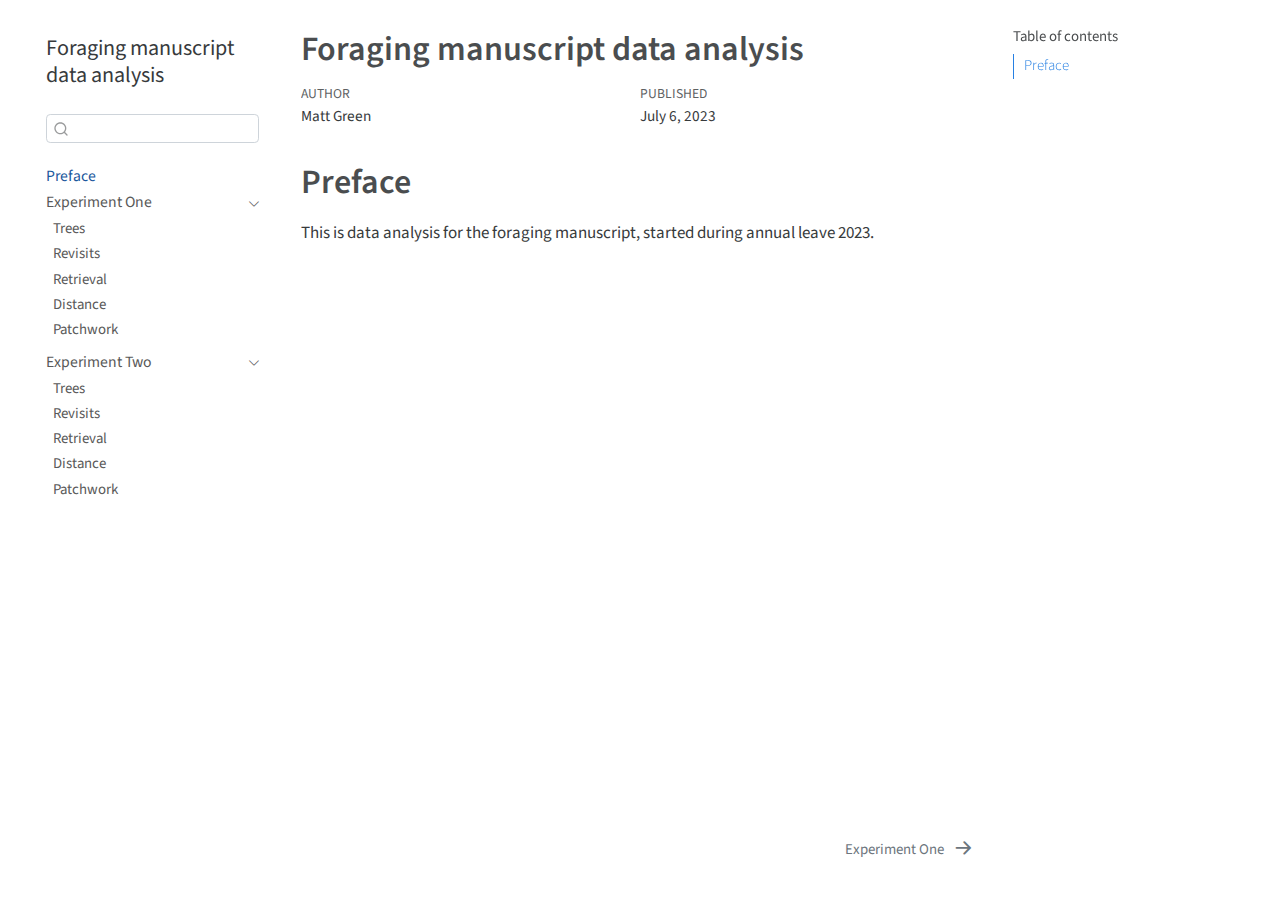
<file: docs/index.html>
<!DOCTYPE html>
<html xmlns="http://www.w3.org/1999/xhtml" lang="en" xml:lang="en"><head>

<meta charset="utf-8">
<meta name="generator" content="quarto-1.3.353">

<meta name="viewport" content="width=device-width, initial-scale=1.0, user-scalable=yes">

<meta name="author" content="Matt Green">
<meta name="dcterms.date" content="2023-07-06">

<title>Foraging manuscript data analysis</title>
<style>
code{white-space: pre-wrap;}
span.smallcaps{font-variant: small-caps;}
div.columns{display: flex; gap: min(4vw, 1.5em);}
div.column{flex: auto; overflow-x: auto;}
div.hanging-indent{margin-left: 1.5em; text-indent: -1.5em;}
ul.task-list{list-style: none;}
ul.task-list li input[type="checkbox"] {
  width: 0.8em;
  margin: 0 0.8em 0.2em -1em; /* quarto-specific, see https://github.com/quarto-dev/quarto-cli/issues/4556 */ 
  vertical-align: middle;
}
</style>


<script src="site_libs/quarto-nav/quarto-nav.js"></script>
<script src="site_libs/quarto-nav/headroom.min.js"></script>
<script src="site_libs/clipboard/clipboard.min.js"></script>
<script src="site_libs/quarto-search/autocomplete.umd.js"></script>
<script src="site_libs/quarto-search/fuse.min.js"></script>
<script src="site_libs/quarto-search/quarto-search.js"></script>
<meta name="quarto:offset" content="./">
<link href="./part1.html" rel="next">
<script src="site_libs/quarto-html/quarto.js"></script>
<script src="site_libs/quarto-html/popper.min.js"></script>
<script src="site_libs/quarto-html/tippy.umd.min.js"></script>
<script src="site_libs/quarto-html/anchor.min.js"></script>
<link href="site_libs/quarto-html/tippy.css" rel="stylesheet">
<link href="site_libs/quarto-html/quarto-syntax-highlighting.css" rel="stylesheet" id="quarto-text-highlighting-styles">
<script src="site_libs/bootstrap/bootstrap.min.js"></script>
<link href="site_libs/bootstrap/bootstrap-icons.css" rel="stylesheet">
<link href="site_libs/bootstrap/bootstrap.min.css" rel="stylesheet" id="quarto-bootstrap" data-mode="light">
<script id="quarto-search-options" type="application/json">{
  "location": "sidebar",
  "copy-button": false,
  "collapse-after": 3,
  "panel-placement": "start",
  "type": "textbox",
  "limit": 20,
  "language": {
    "search-no-results-text": "No results",
    "search-matching-documents-text": "matching documents",
    "search-copy-link-title": "Copy link to search",
    "search-hide-matches-text": "Hide additional matches",
    "search-more-match-text": "more match in this document",
    "search-more-matches-text": "more matches in this document",
    "search-clear-button-title": "Clear",
    "search-detached-cancel-button-title": "Cancel",
    "search-submit-button-title": "Submit"
  }
}</script>


</head>

<body class="nav-sidebar floating">

<div id="quarto-search-results"></div>
  <header id="quarto-header" class="headroom fixed-top">
  <nav class="quarto-secondary-nav">
    <div class="container-fluid d-flex">
      <button type="button" class="quarto-btn-toggle btn" data-bs-toggle="collapse" data-bs-target="#quarto-sidebar,#quarto-sidebar-glass" aria-controls="quarto-sidebar" aria-expanded="false" aria-label="Toggle sidebar navigation" onclick="if (window.quartoToggleHeadroom) { window.quartoToggleHeadroom(); }">
        <i class="bi bi-layout-text-sidebar-reverse"></i>
      </button>
      <nav class="quarto-page-breadcrumbs" aria-label="breadcrumb"><ol class="breadcrumb"><li class="breadcrumb-item"><a href="./index.html">Preface</a></li></ol></nav>
      <a class="flex-grow-1" role="button" data-bs-toggle="collapse" data-bs-target="#quarto-sidebar,#quarto-sidebar-glass" aria-controls="quarto-sidebar" aria-expanded="false" aria-label="Toggle sidebar navigation" onclick="if (window.quartoToggleHeadroom) { window.quartoToggleHeadroom(); }">      
      </a>
      <button type="button" class="btn quarto-search-button" aria-label="Search" onclick="window.quartoOpenSearch();">
        <i class="bi bi-search"></i>
      </button>
    </div>
  </nav>
</header>
<!-- content -->
<div id="quarto-content" class="quarto-container page-columns page-rows-contents page-layout-article">
<!-- sidebar -->
  <nav id="quarto-sidebar" class="sidebar collapse collapse-horizontal sidebar-navigation floating overflow-auto">
    <div class="pt-lg-2 mt-2 text-left sidebar-header">
    <div class="sidebar-title mb-0 py-0">
      <a href="./">Foraging manuscript data analysis</a> 
    </div>
      </div>
        <div class="mt-2 flex-shrink-0 align-items-center">
        <div class="sidebar-search">
        <div id="quarto-search" class="" title="Search"></div>
        </div>
        </div>
    <div class="sidebar-menu-container"> 
    <ul class="list-unstyled mt-1">
        <li class="sidebar-item">
  <div class="sidebar-item-container"> 
  <a href="./index.html" class="sidebar-item-text sidebar-link active">
 <span class="menu-text">Preface</span></a>
  </div>
</li>
        <li class="sidebar-item sidebar-item-section">
      <div class="sidebar-item-container"> 
            <a href="./part1.html" class="sidebar-item-text sidebar-link">
 <span class="menu-text">Experiment One</span></a>
          <a class="sidebar-item-toggle text-start" data-bs-toggle="collapse" data-bs-target="#quarto-sidebar-section-1" aria-expanded="true" aria-label="Toggle section">
            <i class="bi bi-chevron-right ms-2"></i>
          </a> 
      </div>
      <ul id="quarto-sidebar-section-1" class="collapse list-unstyled sidebar-section depth1 show">  
          <li class="sidebar-item">
  <div class="sidebar-item-container"> 
  <a href="./e1-ntrees.html" class="sidebar-item-text sidebar-link">
 <span class="menu-text">Trees</span></a>
  </div>
</li>
          <li class="sidebar-item">
  <div class="sidebar-item-container"> 
  <a href="./e1-nrevisits.html" class="sidebar-item-text sidebar-link">
 <span class="menu-text">Revisits</span></a>
  </div>
</li>
          <li class="sidebar-item">
  <div class="sidebar-item-container"> 
  <a href="./e1-retrieval.html" class="sidebar-item-text sidebar-link">
 <span class="menu-text">Retrieval</span></a>
  </div>
</li>
          <li class="sidebar-item">
  <div class="sidebar-item-container"> 
  <a href="./e1-distance.html" class="sidebar-item-text sidebar-link">
 <span class="menu-text">Distance</span></a>
  </div>
</li>
          <li class="sidebar-item">
  <div class="sidebar-item-container"> 
  <a href="./e1-master-plot.html" class="sidebar-item-text sidebar-link">
 <span class="menu-text">Patchwork</span></a>
  </div>
</li>
      </ul>
  </li>
        <li class="sidebar-item sidebar-item-section">
      <div class="sidebar-item-container"> 
            <a href="./part2.html" class="sidebar-item-text sidebar-link">
 <span class="menu-text">Experiment Two</span></a>
          <a class="sidebar-item-toggle text-start" data-bs-toggle="collapse" data-bs-target="#quarto-sidebar-section-2" aria-expanded="true" aria-label="Toggle section">
            <i class="bi bi-chevron-right ms-2"></i>
          </a> 
      </div>
      <ul id="quarto-sidebar-section-2" class="collapse list-unstyled sidebar-section depth1 show">  
          <li class="sidebar-item">
  <div class="sidebar-item-container"> 
  <a href="./e2-ntrees.html" class="sidebar-item-text sidebar-link">
 <span class="menu-text">Trees</span></a>
  </div>
</li>
          <li class="sidebar-item">
  <div class="sidebar-item-container"> 
  <a href="./e2-nrevisits.html" class="sidebar-item-text sidebar-link">
 <span class="menu-text">Revisits</span></a>
  </div>
</li>
          <li class="sidebar-item">
  <div class="sidebar-item-container"> 
  <a href="./e2-retrieval.html" class="sidebar-item-text sidebar-link">
 <span class="menu-text">Retrieval</span></a>
  </div>
</li>
          <li class="sidebar-item">
  <div class="sidebar-item-container"> 
  <a href="./e2-distance.html" class="sidebar-item-text sidebar-link">
 <span class="menu-text">Distance</span></a>
  </div>
</li>
          <li class="sidebar-item">
  <div class="sidebar-item-container"> 
  <a href="./e2-master-plot.html" class="sidebar-item-text sidebar-link">
 <span class="menu-text">Patchwork</span></a>
  </div>
</li>
      </ul>
  </li>
    </ul>
    </div>
</nav>
<div id="quarto-sidebar-glass" data-bs-toggle="collapse" data-bs-target="#quarto-sidebar,#quarto-sidebar-glass"></div>
<!-- margin-sidebar -->
    <div id="quarto-margin-sidebar" class="sidebar margin-sidebar">
        <nav id="TOC" role="doc-toc" class="toc-active">
    <h2 id="toc-title">Table of contents</h2>
   
  <ul>
  <li><a href="#preface" id="toc-preface" class="nav-link active" data-scroll-target="#preface">Preface</a></li>
  </ul>
</nav>
    </div>
<!-- main -->
<main class="content" id="quarto-document-content">

<header id="title-block-header" class="quarto-title-block default">
<div class="quarto-title">
<h1 class="title">Foraging manuscript data analysis</h1>
</div>



<div class="quarto-title-meta">

    <div>
    <div class="quarto-title-meta-heading">Author</div>
    <div class="quarto-title-meta-contents">
             <p>Matt Green </p>
          </div>
  </div>
    
    <div>
    <div class="quarto-title-meta-heading">Published</div>
    <div class="quarto-title-meta-contents">
      <p class="date">July 6, 2023</p>
    </div>
  </div>
  
    
  </div>
  

</header>

<section id="preface" class="level1 unnumbered">
<h1 class="unnumbered">Preface</h1>
<p>This is data analysis for the foraging manuscript, started during annual leave 2023.</p>


</section>

</main> <!-- /main -->
<script id="quarto-html-after-body" type="application/javascript">
window.document.addEventListener("DOMContentLoaded", function (event) {
  const toggleBodyColorMode = (bsSheetEl) => {
    const mode = bsSheetEl.getAttribute("data-mode");
    const bodyEl = window.document.querySelector("body");
    if (mode === "dark") {
      bodyEl.classList.add("quarto-dark");
      bodyEl.classList.remove("quarto-light");
    } else {
      bodyEl.classList.add("quarto-light");
      bodyEl.classList.remove("quarto-dark");
    }
  }
  const toggleBodyColorPrimary = () => {
    const bsSheetEl = window.document.querySelector("link#quarto-bootstrap");
    if (bsSheetEl) {
      toggleBodyColorMode(bsSheetEl);
    }
  }
  toggleBodyColorPrimary();  
  const icon = "";
  const anchorJS = new window.AnchorJS();
  anchorJS.options = {
    placement: 'right',
    icon: icon
  };
  anchorJS.add('.anchored');
  const isCodeAnnotation = (el) => {
    for (const clz of el.classList) {
      if (clz.startsWith('code-annotation-')) {                     
        return true;
      }
    }
    return false;
  }
  const clipboard = new window.ClipboardJS('.code-copy-button', {
    text: function(trigger) {
      const codeEl = trigger.previousElementSibling.cloneNode(true);
      for (const childEl of codeEl.children) {
        if (isCodeAnnotation(childEl)) {
          childEl.remove();
        }
      }
      return codeEl.innerText;
    }
  });
  clipboard.on('success', function(e) {
    // button target
    const button = e.trigger;
    // don't keep focus
    button.blur();
    // flash "checked"
    button.classList.add('code-copy-button-checked');
    var currentTitle = button.getAttribute("title");
    button.setAttribute("title", "Copied!");
    let tooltip;
    if (window.bootstrap) {
      button.setAttribute("data-bs-toggle", "tooltip");
      button.setAttribute("data-bs-placement", "left");
      button.setAttribute("data-bs-title", "Copied!");
      tooltip = new bootstrap.Tooltip(button, 
        { trigger: "manual", 
          customClass: "code-copy-button-tooltip",
          offset: [0, -8]});
      tooltip.show();    
    }
    setTimeout(function() {
      if (tooltip) {
        tooltip.hide();
        button.removeAttribute("data-bs-title");
        button.removeAttribute("data-bs-toggle");
        button.removeAttribute("data-bs-placement");
      }
      button.setAttribute("title", currentTitle);
      button.classList.remove('code-copy-button-checked');
    }, 1000);
    // clear code selection
    e.clearSelection();
  });
  function tippyHover(el, contentFn) {
    const config = {
      allowHTML: true,
      content: contentFn,
      maxWidth: 500,
      delay: 100,
      arrow: false,
      appendTo: function(el) {
          return el.parentElement;
      },
      interactive: true,
      interactiveBorder: 10,
      theme: 'quarto',
      placement: 'bottom-start'
    };
    window.tippy(el, config); 
  }
  const noterefs = window.document.querySelectorAll('a[role="doc-noteref"]');
  for (var i=0; i<noterefs.length; i++) {
    const ref = noterefs[i];
    tippyHover(ref, function() {
      // use id or data attribute instead here
      let href = ref.getAttribute('data-footnote-href') || ref.getAttribute('href');
      try { href = new URL(href).hash; } catch {}
      const id = href.replace(/^#\/?/, "");
      const note = window.document.getElementById(id);
      return note.innerHTML;
    });
  }
      let selectedAnnoteEl;
      const selectorForAnnotation = ( cell, annotation) => {
        let cellAttr = 'data-code-cell="' + cell + '"';
        let lineAttr = 'data-code-annotation="' +  annotation + '"';
        const selector = 'span[' + cellAttr + '][' + lineAttr + ']';
        return selector;
      }
      const selectCodeLines = (annoteEl) => {
        const doc = window.document;
        const targetCell = annoteEl.getAttribute("data-target-cell");
        const targetAnnotation = annoteEl.getAttribute("data-target-annotation");
        const annoteSpan = window.document.querySelector(selectorForAnnotation(targetCell, targetAnnotation));
        const lines = annoteSpan.getAttribute("data-code-lines").split(",");
        const lineIds = lines.map((line) => {
          return targetCell + "-" + line;
        })
        let top = null;
        let height = null;
        let parent = null;
        if (lineIds.length > 0) {
            //compute the position of the single el (top and bottom and make a div)
            const el = window.document.getElementById(lineIds[0]);
            top = el.offsetTop;
            height = el.offsetHeight;
            parent = el.parentElement.parentElement;
          if (lineIds.length > 1) {
            const lastEl = window.document.getElementById(lineIds[lineIds.length - 1]);
            const bottom = lastEl.offsetTop + lastEl.offsetHeight;
            height = bottom - top;
          }
          if (top !== null && height !== null && parent !== null) {
            // cook up a div (if necessary) and position it 
            let div = window.document.getElementById("code-annotation-line-highlight");
            if (div === null) {
              div = window.document.createElement("div");
              div.setAttribute("id", "code-annotation-line-highlight");
              div.style.position = 'absolute';
              parent.appendChild(div);
            }
            div.style.top = top - 2 + "px";
            div.style.height = height + 4 + "px";
            let gutterDiv = window.document.getElementById("code-annotation-line-highlight-gutter");
            if (gutterDiv === null) {
              gutterDiv = window.document.createElement("div");
              gutterDiv.setAttribute("id", "code-annotation-line-highlight-gutter");
              gutterDiv.style.position = 'absolute';
              const codeCell = window.document.getElementById(targetCell);
              const gutter = codeCell.querySelector('.code-annotation-gutter');
              gutter.appendChild(gutterDiv);
            }
            gutterDiv.style.top = top - 2 + "px";
            gutterDiv.style.height = height + 4 + "px";
          }
          selectedAnnoteEl = annoteEl;
        }
      };
      const unselectCodeLines = () => {
        const elementsIds = ["code-annotation-line-highlight", "code-annotation-line-highlight-gutter"];
        elementsIds.forEach((elId) => {
          const div = window.document.getElementById(elId);
          if (div) {
            div.remove();
          }
        });
        selectedAnnoteEl = undefined;
      };
      // Attach click handler to the DT
      const annoteDls = window.document.querySelectorAll('dt[data-target-cell]');
      for (const annoteDlNode of annoteDls) {
        annoteDlNode.addEventListener('click', (event) => {
          const clickedEl = event.target;
          if (clickedEl !== selectedAnnoteEl) {
            unselectCodeLines();
            const activeEl = window.document.querySelector('dt[data-target-cell].code-annotation-active');
            if (activeEl) {
              activeEl.classList.remove('code-annotation-active');
            }
            selectCodeLines(clickedEl);
            clickedEl.classList.add('code-annotation-active');
          } else {
            // Unselect the line
            unselectCodeLines();
            clickedEl.classList.remove('code-annotation-active');
          }
        });
      }
  const findCites = (el) => {
    const parentEl = el.parentElement;
    if (parentEl) {
      const cites = parentEl.dataset.cites;
      if (cites) {
        return {
          el,
          cites: cites.split(' ')
        };
      } else {
        return findCites(el.parentElement)
      }
    } else {
      return undefined;
    }
  };
  var bibliorefs = window.document.querySelectorAll('a[role="doc-biblioref"]');
  for (var i=0; i<bibliorefs.length; i++) {
    const ref = bibliorefs[i];
    const citeInfo = findCites(ref);
    if (citeInfo) {
      tippyHover(citeInfo.el, function() {
        var popup = window.document.createElement('div');
        citeInfo.cites.forEach(function(cite) {
          var citeDiv = window.document.createElement('div');
          citeDiv.classList.add('hanging-indent');
          citeDiv.classList.add('csl-entry');
          var biblioDiv = window.document.getElementById('ref-' + cite);
          if (biblioDiv) {
            citeDiv.innerHTML = biblioDiv.innerHTML;
          }
          popup.appendChild(citeDiv);
        });
        return popup.innerHTML;
      });
    }
  }
});
</script>
<nav class="page-navigation">
  <div class="nav-page nav-page-previous">
  </div>
  <div class="nav-page nav-page-next">
      <a href="./part1.html" class="pagination-link">
        <span class="nav-page-text">Experiment One</span> <i class="bi bi-arrow-right-short"></i>
      </a>
  </div>
</nav>
</div> <!-- /content -->



</body></html>
</file>
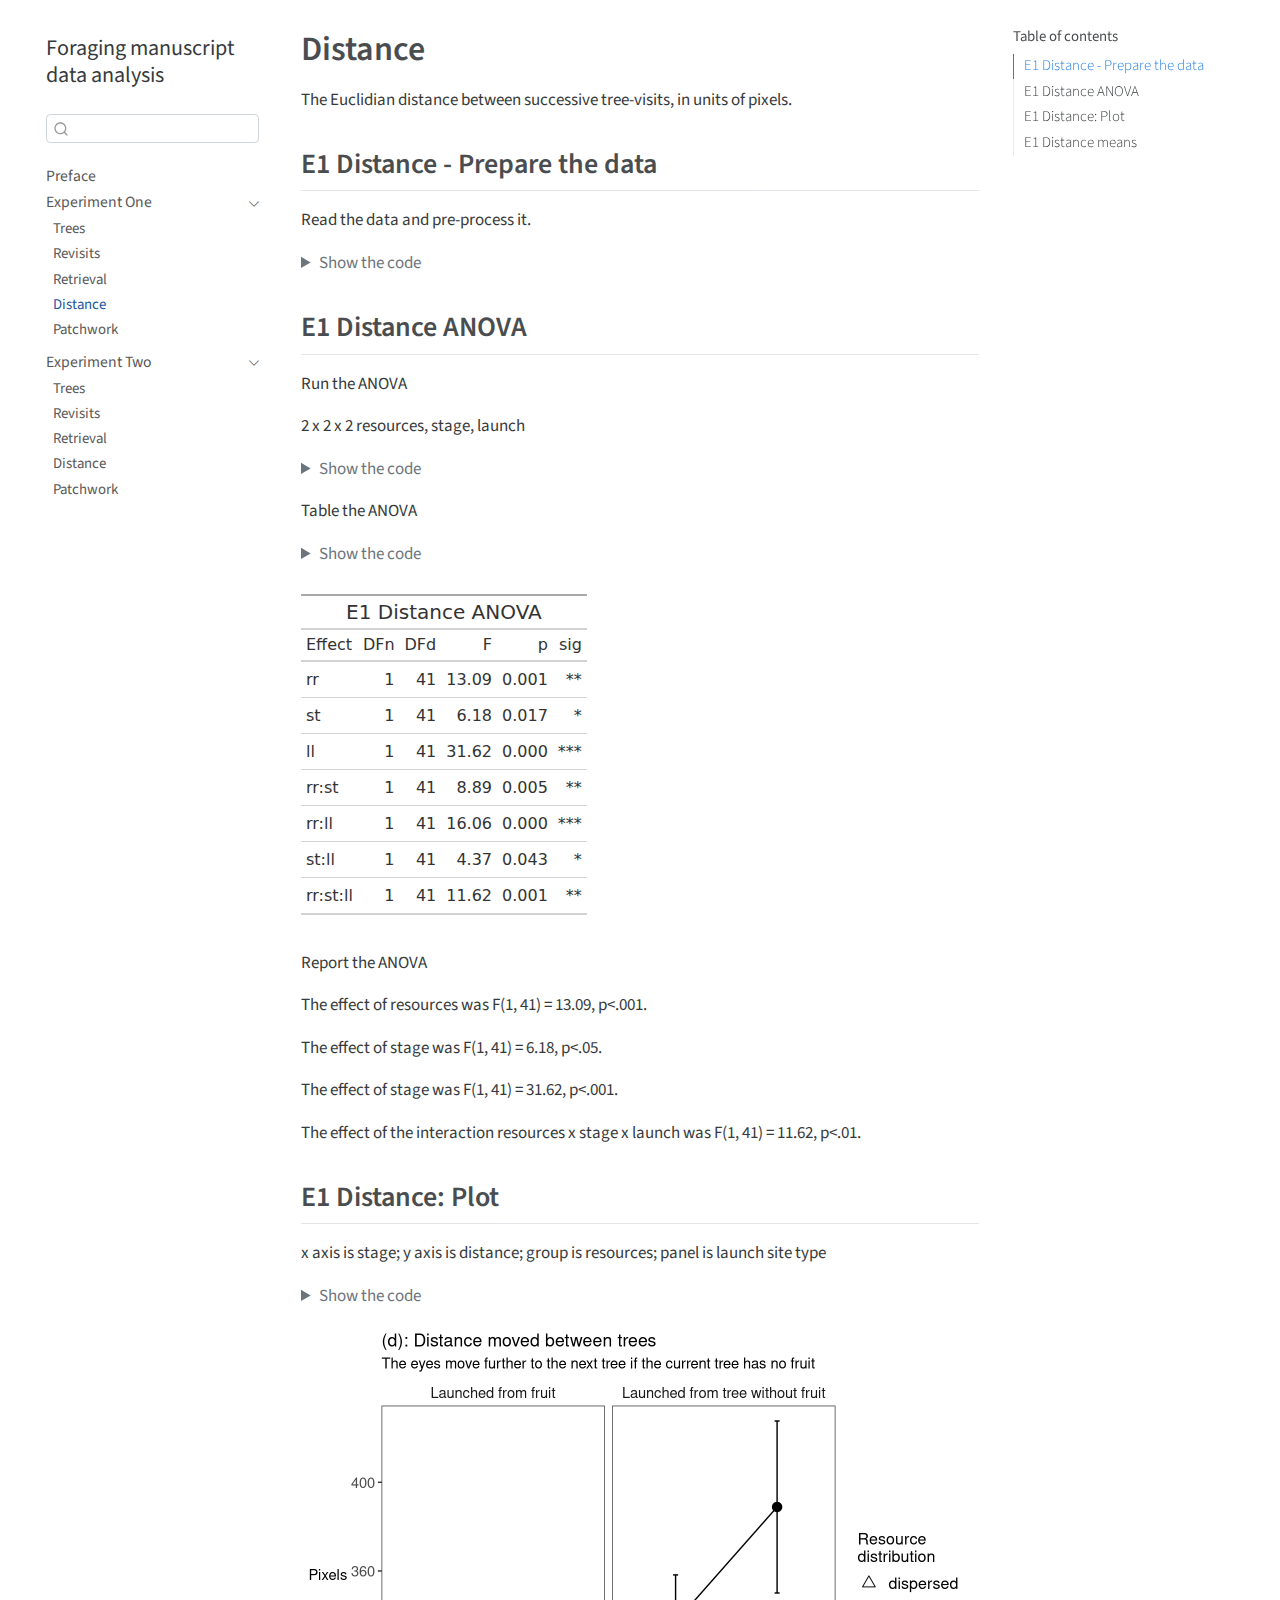
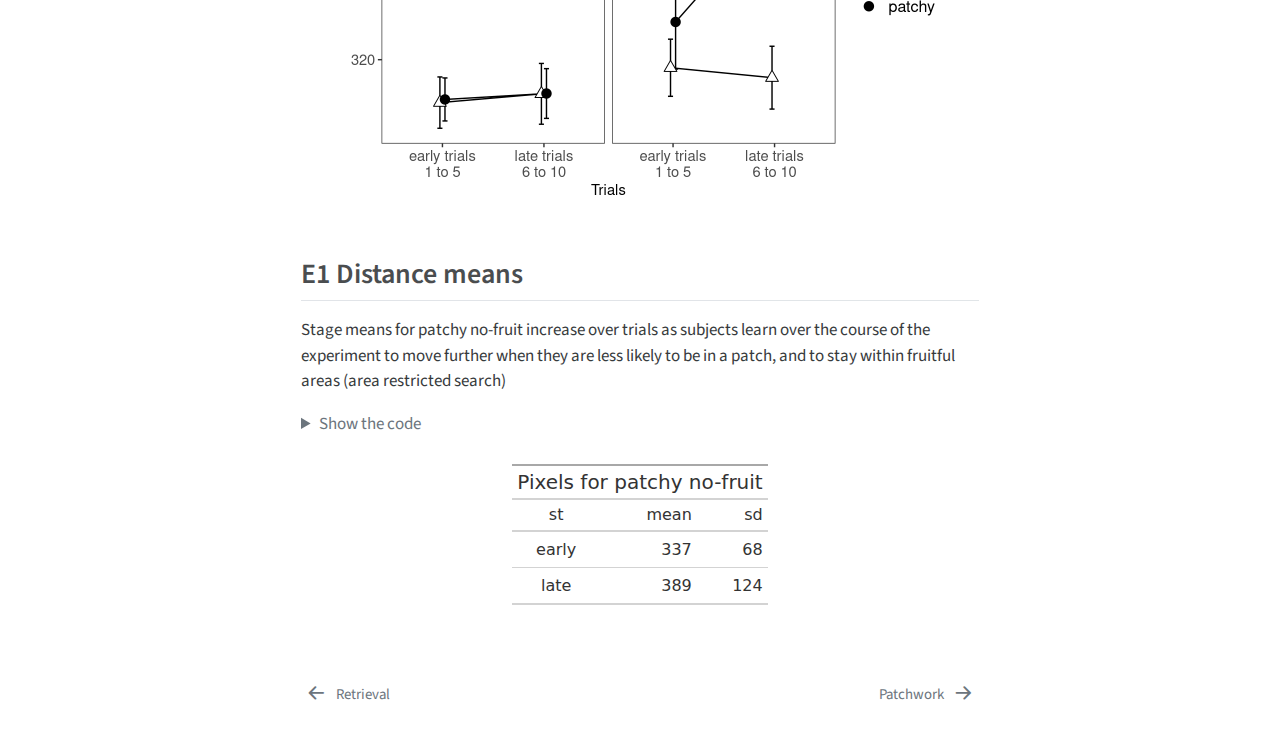
<file: docs/e1-distance.html>
<!DOCTYPE html>
<html xmlns="http://www.w3.org/1999/xhtml" lang="en" xml:lang="en"><head>

<meta charset="utf-8">
<meta name="generator" content="quarto-1.3.353">

<meta name="viewport" content="width=device-width, initial-scale=1.0, user-scalable=yes">


<title>Foraging manuscript data analysis - Distance</title>
<style>
code{white-space: pre-wrap;}
span.smallcaps{font-variant: small-caps;}
div.columns{display: flex; gap: min(4vw, 1.5em);}
div.column{flex: auto; overflow-x: auto;}
div.hanging-indent{margin-left: 1.5em; text-indent: -1.5em;}
ul.task-list{list-style: none;}
ul.task-list li input[type="checkbox"] {
  width: 0.8em;
  margin: 0 0.8em 0.2em -1em; /* quarto-specific, see https://github.com/quarto-dev/quarto-cli/issues/4556 */ 
  vertical-align: middle;
}
/* CSS for syntax highlighting */
pre > code.sourceCode { white-space: pre; position: relative; }
pre > code.sourceCode > span { display: inline-block; line-height: 1.25; }
pre > code.sourceCode > span:empty { height: 1.2em; }
.sourceCode { overflow: visible; }
code.sourceCode > span { color: inherit; text-decoration: inherit; }
div.sourceCode { margin: 1em 0; }
pre.sourceCode { margin: 0; }
@media screen {
div.sourceCode { overflow: auto; }
}
@media print {
pre > code.sourceCode { white-space: pre-wrap; }
pre > code.sourceCode > span { text-indent: -5em; padding-left: 5em; }
}
pre.numberSource code
  { counter-reset: source-line 0; }
pre.numberSource code > span
  { position: relative; left: -4em; counter-increment: source-line; }
pre.numberSource code > span > a:first-child::before
  { content: counter(source-line);
    position: relative; left: -1em; text-align: right; vertical-align: baseline;
    border: none; display: inline-block;
    -webkit-touch-callout: none; -webkit-user-select: none;
    -khtml-user-select: none; -moz-user-select: none;
    -ms-user-select: none; user-select: none;
    padding: 0 4px; width: 4em;
  }
pre.numberSource { margin-left: 3em;  padding-left: 4px; }
div.sourceCode
  {   }
@media screen {
pre > code.sourceCode > span > a:first-child::before { text-decoration: underline; }
}
</style>


<script src="site_libs/quarto-nav/quarto-nav.js"></script>
<script src="site_libs/quarto-nav/headroom.min.js"></script>
<script src="site_libs/clipboard/clipboard.min.js"></script>
<script src="site_libs/quarto-search/autocomplete.umd.js"></script>
<script src="site_libs/quarto-search/fuse.min.js"></script>
<script src="site_libs/quarto-search/quarto-search.js"></script>
<meta name="quarto:offset" content="./">
<link href="./e1-master-plot.html" rel="next">
<link href="./e1-retrieval.html" rel="prev">
<script src="site_libs/quarto-html/quarto.js"></script>
<script src="site_libs/quarto-html/popper.min.js"></script>
<script src="site_libs/quarto-html/tippy.umd.min.js"></script>
<script src="site_libs/quarto-html/anchor.min.js"></script>
<link href="site_libs/quarto-html/tippy.css" rel="stylesheet">
<link href="site_libs/quarto-html/quarto-syntax-highlighting.css" rel="stylesheet" id="quarto-text-highlighting-styles">
<script src="site_libs/bootstrap/bootstrap.min.js"></script>
<link href="site_libs/bootstrap/bootstrap-icons.css" rel="stylesheet">
<link href="site_libs/bootstrap/bootstrap.min.css" rel="stylesheet" id="quarto-bootstrap" data-mode="light">
<script id="quarto-search-options" type="application/json">{
  "location": "sidebar",
  "copy-button": false,
  "collapse-after": 3,
  "panel-placement": "start",
  "type": "textbox",
  "limit": 20,
  "language": {
    "search-no-results-text": "No results",
    "search-matching-documents-text": "matching documents",
    "search-copy-link-title": "Copy link to search",
    "search-hide-matches-text": "Hide additional matches",
    "search-more-match-text": "more match in this document",
    "search-more-matches-text": "more matches in this document",
    "search-clear-button-title": "Clear",
    "search-detached-cancel-button-title": "Cancel",
    "search-submit-button-title": "Submit"
  }
}</script>


</head>

<body class="nav-sidebar floating">

<div id="quarto-search-results"></div>
  <header id="quarto-header" class="headroom fixed-top">
  <nav class="quarto-secondary-nav">
    <div class="container-fluid d-flex">
      <button type="button" class="quarto-btn-toggle btn" data-bs-toggle="collapse" data-bs-target="#quarto-sidebar,#quarto-sidebar-glass" aria-controls="quarto-sidebar" aria-expanded="false" aria-label="Toggle sidebar navigation" onclick="if (window.quartoToggleHeadroom) { window.quartoToggleHeadroom(); }">
        <i class="bi bi-layout-text-sidebar-reverse"></i>
      </button>
      <nav class="quarto-page-breadcrumbs" aria-label="breadcrumb"><ol class="breadcrumb"><li class="breadcrumb-item"><a href="./part1.html">Experiment One</a></li><li class="breadcrumb-item"><a href="./e1-distance.html">Distance</a></li></ol></nav>
      <a class="flex-grow-1" role="button" data-bs-toggle="collapse" data-bs-target="#quarto-sidebar,#quarto-sidebar-glass" aria-controls="quarto-sidebar" aria-expanded="false" aria-label="Toggle sidebar navigation" onclick="if (window.quartoToggleHeadroom) { window.quartoToggleHeadroom(); }">      
      </a>
      <button type="button" class="btn quarto-search-button" aria-label="Search" onclick="window.quartoOpenSearch();">
        <i class="bi bi-search"></i>
      </button>
    </div>
  </nav>
</header>
<!-- content -->
<div id="quarto-content" class="quarto-container page-columns page-rows-contents page-layout-article">
<!-- sidebar -->
  <nav id="quarto-sidebar" class="sidebar collapse collapse-horizontal sidebar-navigation floating overflow-auto">
    <div class="pt-lg-2 mt-2 text-left sidebar-header">
    <div class="sidebar-title mb-0 py-0">
      <a href="./">Foraging manuscript data analysis</a> 
    </div>
      </div>
        <div class="mt-2 flex-shrink-0 align-items-center">
        <div class="sidebar-search">
        <div id="quarto-search" class="" title="Search"></div>
        </div>
        </div>
    <div class="sidebar-menu-container"> 
    <ul class="list-unstyled mt-1">
        <li class="sidebar-item">
  <div class="sidebar-item-container"> 
  <a href="./index.html" class="sidebar-item-text sidebar-link">
 <span class="menu-text">Preface</span></a>
  </div>
</li>
        <li class="sidebar-item sidebar-item-section">
      <div class="sidebar-item-container"> 
            <a href="./part1.html" class="sidebar-item-text sidebar-link">
 <span class="menu-text">Experiment One</span></a>
          <a class="sidebar-item-toggle text-start" data-bs-toggle="collapse" data-bs-target="#quarto-sidebar-section-1" aria-expanded="true" aria-label="Toggle section">
            <i class="bi bi-chevron-right ms-2"></i>
          </a> 
      </div>
      <ul id="quarto-sidebar-section-1" class="collapse list-unstyled sidebar-section depth1 show">  
          <li class="sidebar-item">
  <div class="sidebar-item-container"> 
  <a href="./e1-ntrees.html" class="sidebar-item-text sidebar-link">
 <span class="menu-text">Trees</span></a>
  </div>
</li>
          <li class="sidebar-item">
  <div class="sidebar-item-container"> 
  <a href="./e1-nrevisits.html" class="sidebar-item-text sidebar-link">
 <span class="menu-text">Revisits</span></a>
  </div>
</li>
          <li class="sidebar-item">
  <div class="sidebar-item-container"> 
  <a href="./e1-retrieval.html" class="sidebar-item-text sidebar-link">
 <span class="menu-text">Retrieval</span></a>
  </div>
</li>
          <li class="sidebar-item">
  <div class="sidebar-item-container"> 
  <a href="./e1-distance.html" class="sidebar-item-text sidebar-link active">
 <span class="menu-text">Distance</span></a>
  </div>
</li>
          <li class="sidebar-item">
  <div class="sidebar-item-container"> 
  <a href="./e1-master-plot.html" class="sidebar-item-text sidebar-link">
 <span class="menu-text">Patchwork</span></a>
  </div>
</li>
      </ul>
  </li>
        <li class="sidebar-item sidebar-item-section">
      <div class="sidebar-item-container"> 
            <a href="./part2.html" class="sidebar-item-text sidebar-link">
 <span class="menu-text">Experiment Two</span></a>
          <a class="sidebar-item-toggle text-start" data-bs-toggle="collapse" data-bs-target="#quarto-sidebar-section-2" aria-expanded="true" aria-label="Toggle section">
            <i class="bi bi-chevron-right ms-2"></i>
          </a> 
      </div>
      <ul id="quarto-sidebar-section-2" class="collapse list-unstyled sidebar-section depth1 show">  
          <li class="sidebar-item">
  <div class="sidebar-item-container"> 
  <a href="./e2-ntrees.html" class="sidebar-item-text sidebar-link">
 <span class="menu-text">Trees</span></a>
  </div>
</li>
          <li class="sidebar-item">
  <div class="sidebar-item-container"> 
  <a href="./e2-nrevisits.html" class="sidebar-item-text sidebar-link">
 <span class="menu-text">Revisits</span></a>
  </div>
</li>
          <li class="sidebar-item">
  <div class="sidebar-item-container"> 
  <a href="./e2-retrieval.html" class="sidebar-item-text sidebar-link">
 <span class="menu-text">Retrieval</span></a>
  </div>
</li>
          <li class="sidebar-item">
  <div class="sidebar-item-container"> 
  <a href="./e2-distance.html" class="sidebar-item-text sidebar-link">
 <span class="menu-text">Distance</span></a>
  </div>
</li>
          <li class="sidebar-item">
  <div class="sidebar-item-container"> 
  <a href="./e2-master-plot.html" class="sidebar-item-text sidebar-link">
 <span class="menu-text">Patchwork</span></a>
  </div>
</li>
      </ul>
  </li>
    </ul>
    </div>
</nav>
<div id="quarto-sidebar-glass" data-bs-toggle="collapse" data-bs-target="#quarto-sidebar,#quarto-sidebar-glass"></div>
<!-- margin-sidebar -->
    <div id="quarto-margin-sidebar" class="sidebar margin-sidebar">
        <nav id="TOC" role="doc-toc" class="toc-active">
    <h2 id="toc-title">Table of contents</h2>
   
  <ul>
  <li><a href="#e1-distance---prepare-the-data" id="toc-e1-distance---prepare-the-data" class="nav-link active" data-scroll-target="#e1-distance---prepare-the-data">E1 Distance - Prepare the data</a></li>
  <li><a href="#e1-distance-anova" id="toc-e1-distance-anova" class="nav-link" data-scroll-target="#e1-distance-anova">E1 Distance ANOVA</a></li>
  <li><a href="#e1-distance-plot" id="toc-e1-distance-plot" class="nav-link" data-scroll-target="#e1-distance-plot">E1 Distance: Plot</a></li>
  <li><a href="#e1-distance-means" id="toc-e1-distance-means" class="nav-link" data-scroll-target="#e1-distance-means">E1 Distance means</a></li>
  </ul>
</nav>
    </div>
<!-- main -->
<main class="content" id="quarto-document-content">

<header id="title-block-header" class="quarto-title-block default">
<div class="quarto-title">
<h1 class="title">Distance</h1>
</div>



<div class="quarto-title-meta">

    
  
    
  </div>
  

</header>

<p>The Euclidian distance between successive tree-visits, in units of pixels.</p>
<section id="e1-distance---prepare-the-data" class="level2">
<h2 class="anchored" data-anchor-id="e1-distance---prepare-the-data">E1 Distance - Prepare the data</h2>
<p>Read the data and pre-process it.</p>
<div class="cell">
<details>
<summary>Show the code</summary>
<div class="sourceCode cell-code" id="cb1"><pre class="sourceCode r code-with-copy"><code class="sourceCode r"><span id="cb1-1"><a href="#cb1-1" aria-hidden="true" tabindex="-1"></a>e1 <span class="ot">&lt;-</span> <span class="fu">readRDS</span>(<span class="st">"001-00-e1-data.RDS"</span>)</span>
<span id="cb1-2"><a href="#cb1-2" aria-hidden="true" tabindex="-1"></a></span>
<span id="cb1-3"><a href="#cb1-3" aria-hidden="true" tabindex="-1"></a><span class="co"># remove things from the raw data to make it </span></span>
<span id="cb1-4"><a href="#cb1-4" aria-hidden="true" tabindex="-1"></a><span class="co"># suitable for this particular analysis</span></span>
<span id="cb1-5"><a href="#cb1-5" aria-hidden="true" tabindex="-1"></a></span>
<span id="cb1-6"><a href="#cb1-6" aria-hidden="true" tabindex="-1"></a><span class="co"># remove samples that did not look at a tree</span></span>
<span id="cb1-7"><a href="#cb1-7" aria-hidden="true" tabindex="-1"></a>e1 <span class="ot">&lt;-</span> e1 <span class="sc">%&gt;%</span> <span class="fu">filter</span>(fl<span class="sc">&gt;</span><span class="dv">0</span>)</span>
<span id="cb1-8"><a href="#cb1-8" aria-hidden="true" tabindex="-1"></a></span>
<span id="cb1-9"><a href="#cb1-9" aria-hidden="true" tabindex="-1"></a><span class="co"># remove the second (and any subsequent) *consecutive* duplicates</span></span>
<span id="cb1-10"><a href="#cb1-10" aria-hidden="true" tabindex="-1"></a>e1 <span class="ot">&lt;-</span> e1 <span class="sc">%&gt;%</span> </span>
<span id="cb1-11"><a href="#cb1-11" aria-hidden="true" tabindex="-1"></a>  <span class="fu">group_by</span>(pp, rr, tb) <span class="sc">%&gt;%</span> </span>
<span id="cb1-12"><a href="#cb1-12" aria-hidden="true" tabindex="-1"></a>  <span class="fu">filter</span>(<span class="fu">is.na</span>(tl <span class="sc">!=</span> <span class="fu">lag</span>(tl)) <span class="sc">|</span> tl <span class="sc">!=</span> <span class="fu">lag</span>(tl)) <span class="sc">%&gt;%</span> </span>
<span id="cb1-13"><a href="#cb1-13" aria-hidden="true" tabindex="-1"></a>  <span class="fu">ungroup</span>()</span>
<span id="cb1-14"><a href="#cb1-14" aria-hidden="true" tabindex="-1"></a></span>
<span id="cb1-15"><a href="#cb1-15" aria-hidden="true" tabindex="-1"></a><span class="co"># remove trials where they failed to get 10 fruit</span></span>
<span id="cb1-16"><a href="#cb1-16" aria-hidden="true" tabindex="-1"></a>e1 <span class="ot">&lt;-</span> e1 <span class="sc">%&gt;%</span> </span>
<span id="cb1-17"><a href="#cb1-17" aria-hidden="true" tabindex="-1"></a>  <span class="fu">group_by</span>(pp, rr, tb) <span class="sc">%&gt;%</span> </span>
<span id="cb1-18"><a href="#cb1-18" aria-hidden="true" tabindex="-1"></a>  <span class="fu">mutate</span>(<span class="at">max_fr =</span> <span class="fu">max</span>(fr)) <span class="sc">%&gt;%</span> </span>
<span id="cb1-19"><a href="#cb1-19" aria-hidden="true" tabindex="-1"></a>  <span class="fu">ungroup</span>() <span class="sc">%&gt;%</span> </span>
<span id="cb1-20"><a href="#cb1-20" aria-hidden="true" tabindex="-1"></a>  <span class="fu">filter</span>(max_fr<span class="sc">==</span><span class="dv">10</span>)</span>
<span id="cb1-21"><a href="#cb1-21" aria-hidden="true" tabindex="-1"></a></span>
<span id="cb1-22"><a href="#cb1-22" aria-hidden="true" tabindex="-1"></a><span class="co"># Euclid</span></span>
<span id="cb1-23"><a href="#cb1-23" aria-hidden="true" tabindex="-1"></a>e1 <span class="ot">&lt;-</span> e1 <span class="sc">%&gt;%</span> </span>
<span id="cb1-24"><a href="#cb1-24" aria-hidden="true" tabindex="-1"></a>  <span class="fu">group_by</span>(pp, rr, tb) <span class="sc">%&gt;%</span> </span>
<span id="cb1-25"><a href="#cb1-25" aria-hidden="true" tabindex="-1"></a>  <span class="fu">mutate</span>(<span class="at">dist =</span> <span class="fu">round</span>(<span class="fu">sqrt</span>((<span class="fu">lead</span>(xx)<span class="sc">-</span>xx)<span class="sc">^</span><span class="dv">2</span> <span class="sc">+</span> (<span class="fu">lead</span>(yy)<span class="sc">-</span>yy)<span class="sc">^</span><span class="dv">2</span>), <span class="dv">2</span>)) <span class="sc">%&gt;%</span> </span>
<span id="cb1-26"><a href="#cb1-26" aria-hidden="true" tabindex="-1"></a>  <span class="fu">ungroup</span>()</span>
<span id="cb1-27"><a href="#cb1-27" aria-hidden="true" tabindex="-1"></a></span>
<span id="cb1-28"><a href="#cb1-28" aria-hidden="true" tabindex="-1"></a><span class="co"># time</span></span>
<span id="cb1-29"><a href="#cb1-29" aria-hidden="true" tabindex="-1"></a>e1 <span class="ot">&lt;-</span> e1 <span class="sc">%&gt;%</span> </span>
<span id="cb1-30"><a href="#cb1-30" aria-hidden="true" tabindex="-1"></a>  <span class="fu">group_by</span>(pp, rr, tb) <span class="sc">%&gt;%</span> </span>
<span id="cb1-31"><a href="#cb1-31" aria-hidden="true" tabindex="-1"></a>  <span class="fu">mutate</span>(<span class="at">tm=</span>tm<span class="sc">-</span><span class="fu">first</span>(tm)) <span class="sc">%&gt;%</span></span>
<span id="cb1-32"><a href="#cb1-32" aria-hidden="true" tabindex="-1"></a>  <span class="fu">ungroup</span>()</span>
<span id="cb1-33"><a href="#cb1-33" aria-hidden="true" tabindex="-1"></a></span>
<span id="cb1-34"><a href="#cb1-34" aria-hidden="true" tabindex="-1"></a><span class="co"># fewer columns</span></span>
<span id="cb1-35"><a href="#cb1-35" aria-hidden="true" tabindex="-1"></a>e1 <span class="ot">&lt;-</span> e1 <span class="sc">%&gt;%</span> </span>
<span id="cb1-36"><a href="#cb1-36" aria-hidden="true" tabindex="-1"></a>  <span class="fu">select</span>(pp, rr, st, tb, tm, ll, tl, dist)</span>
<span id="cb1-37"><a href="#cb1-37" aria-hidden="true" tabindex="-1"></a></span>
<span id="cb1-38"><a href="#cb1-38" aria-hidden="true" tabindex="-1"></a>e1 <span class="ot">&lt;-</span> e1 <span class="sc">%&gt;%</span> </span>
<span id="cb1-39"><a href="#cb1-39" aria-hidden="true" tabindex="-1"></a>  <span class="fu">mutate</span>(<span class="at">pp =</span> <span class="fu">as_factor</span>(pp), </span>
<span id="cb1-40"><a href="#cb1-40" aria-hidden="true" tabindex="-1"></a>         <span class="at">st=</span><span class="fu">as_factor</span>(st), </span>
<span id="cb1-41"><a href="#cb1-41" aria-hidden="true" tabindex="-1"></a>         <span class="at">tb=</span><span class="fu">as_factor</span>(tb),</span>
<span id="cb1-42"><a href="#cb1-42" aria-hidden="true" tabindex="-1"></a>         <span class="at">ll=</span><span class="fu">factor</span>(ll, <span class="at">levels=</span><span class="fu">c</span>(<span class="st">"fruit"</span>, <span class="st">"not"</span>), <span class="at">labels=</span><span class="fu">c</span>(</span>
<span id="cb1-43"><a href="#cb1-43" aria-hidden="true" tabindex="-1"></a>           <span class="st">"Launched from fruit"</span>, <span class="st">"Launched from tree without fruit"</span></span>
<span id="cb1-44"><a href="#cb1-44" aria-hidden="true" tabindex="-1"></a>         )),</span>
<span id="cb1-45"><a href="#cb1-45" aria-hidden="true" tabindex="-1"></a>         <span class="at">rr=</span><span class="fu">factor</span>(rr, <span class="at">levels=</span><span class="fu">c</span>(<span class="st">"dispersed"</span>, <span class="st">"patchy"</span>)), </span>
<span id="cb1-46"><a href="#cb1-46" aria-hidden="true" tabindex="-1"></a>         )</span>
<span id="cb1-47"><a href="#cb1-47" aria-hidden="true" tabindex="-1"></a></span>
<span id="cb1-48"><a href="#cb1-48" aria-hidden="true" tabindex="-1"></a>dst <span class="ot">&lt;-</span> e1 <span class="sc">%&gt;%</span> </span>
<span id="cb1-49"><a href="#cb1-49" aria-hidden="true" tabindex="-1"></a>  <span class="fu">group_by</span>(pp, rr, st, ll, tb) <span class="sc">%&gt;%</span> </span>
<span id="cb1-50"><a href="#cb1-50" aria-hidden="true" tabindex="-1"></a>  <span class="co"># average over tree-visits yielding</span></span>
<span id="cb1-51"><a href="#cb1-51" aria-hidden="true" tabindex="-1"></a>  <span class="co"># two values for each trial, </span></span>
<span id="cb1-52"><a href="#cb1-52" aria-hidden="true" tabindex="-1"></a>  <span class="co"># one for launch from fruit, </span></span>
<span id="cb1-53"><a href="#cb1-53" aria-hidden="true" tabindex="-1"></a>  <span class="co"># one for launch from empty</span></span>
<span id="cb1-54"><a href="#cb1-54" aria-hidden="true" tabindex="-1"></a>  <span class="fu">summarise</span>(<span class="at">dist=</span><span class="fu">mean</span>(dist, <span class="at">na.rm=</span><span class="cn">TRUE</span>)) <span class="sc">%&gt;%</span> </span>
<span id="cb1-55"><a href="#cb1-55" aria-hidden="true" tabindex="-1"></a>  <span class="fu">arrange</span>(pp, rr, st, ll, tb, <span class="at">.by_group =</span> <span class="cn">TRUE</span>) <span class="sc">%&gt;%</span> </span>
<span id="cb1-56"><a href="#cb1-56" aria-hidden="true" tabindex="-1"></a>  <span class="fu">ungroup</span>()</span>
<span id="cb1-57"><a href="#cb1-57" aria-hidden="true" tabindex="-1"></a></span>
<span id="cb1-58"><a href="#cb1-58" aria-hidden="true" tabindex="-1"></a><span class="co"># average over trials in each of the two stages,</span></span>
<span id="cb1-59"><a href="#cb1-59" aria-hidden="true" tabindex="-1"></a><span class="co"># to yield one row for each launch type, per stage</span></span>
<span id="cb1-60"><a href="#cb1-60" aria-hidden="true" tabindex="-1"></a><span class="co"># 8 rows per subject, 2 x 2 x 2</span></span>
<span id="cb1-61"><a href="#cb1-61" aria-hidden="true" tabindex="-1"></a><span class="co"># 2 x 2 x 2 x 42=336 rows</span></span>
<span id="cb1-62"><a href="#cb1-62" aria-hidden="true" tabindex="-1"></a>dst <span class="ot">&lt;-</span> dst <span class="sc">%&gt;%</span> </span>
<span id="cb1-63"><a href="#cb1-63" aria-hidden="true" tabindex="-1"></a>  <span class="fu">group_by</span>(pp, rr, st, ll) <span class="sc">%&gt;%</span> </span>
<span id="cb1-64"><a href="#cb1-64" aria-hidden="true" tabindex="-1"></a>  <span class="fu">summarise</span>(<span class="at">mu.dist=</span><span class="fu">mean</span>(dist, <span class="at">na.rm=</span><span class="cn">TRUE</span>)) <span class="sc">%&gt;%</span> </span>
<span id="cb1-65"><a href="#cb1-65" aria-hidden="true" tabindex="-1"></a>  <span class="fu">ungroup</span>()</span>
<span id="cb1-66"><a href="#cb1-66" aria-hidden="true" tabindex="-1"></a></span>
<span id="cb1-67"><a href="#cb1-67" aria-hidden="true" tabindex="-1"></a></span>
<span id="cb1-68"><a href="#cb1-68" aria-hidden="true" tabindex="-1"></a>dst <span class="ot">&lt;-</span> dst <span class="sc">%&gt;%</span> </span>
<span id="cb1-69"><a href="#cb1-69" aria-hidden="true" tabindex="-1"></a>  <span class="fu">select</span>(rr, st, ll, pp, mu.dist) <span class="sc">%&gt;%</span> </span>
<span id="cb1-70"><a href="#cb1-70" aria-hidden="true" tabindex="-1"></a>  <span class="fu">arrange</span>(rr, st, ll, pp, mu.dist)</span>
<span id="cb1-71"><a href="#cb1-71" aria-hidden="true" tabindex="-1"></a></span>
<span id="cb1-72"><a href="#cb1-72" aria-hidden="true" tabindex="-1"></a><span class="fu">saveRDS</span>(dst, <span class="st">"e1_distance_data.rds"</span>)</span></code><button title="Copy to Clipboard" class="code-copy-button"><i class="bi"></i></button></pre></div>
</details>
</div>
</section>
<section id="e1-distance-anova" class="level2">
<h2 class="anchored" data-anchor-id="e1-distance-anova">E1 Distance ANOVA</h2>
<p>Run the ANOVA</p>
<p>2 x 2 x 2 resources, stage, launch</p>
<div class="cell">
<details>
<summary>Show the code</summary>
<div class="sourceCode cell-code" id="cb2"><pre class="sourceCode r code-with-copy"><code class="sourceCode r"><span id="cb2-1"><a href="#cb2-1" aria-hidden="true" tabindex="-1"></a><span class="fu">options</span>(<span class="at">contrasts=</span><span class="fu">c</span>(<span class="st">"contr.sum"</span>,<span class="st">"contr.poly"</span>))</span>
<span id="cb2-2"><a href="#cb2-2" aria-hidden="true" tabindex="-1"></a>e1_distance_ANOVA <span class="ot">&lt;-</span> </span>
<span id="cb2-3"><a href="#cb2-3" aria-hidden="true" tabindex="-1"></a>  <span class="fu">ezANOVA</span>(<span class="at">data=</span>dst,</span>
<span id="cb2-4"><a href="#cb2-4" aria-hidden="true" tabindex="-1"></a>          <span class="at">dv=</span>mu.dist,</span>
<span id="cb2-5"><a href="#cb2-5" aria-hidden="true" tabindex="-1"></a>          <span class="at">wid=</span>pp,</span>
<span id="cb2-6"><a href="#cb2-6" aria-hidden="true" tabindex="-1"></a>          <span class="at">within=</span><span class="fu">c</span>(rr, st, ll),</span>
<span id="cb2-7"><a href="#cb2-7" aria-hidden="true" tabindex="-1"></a>          <span class="at">type=</span><span class="dv">3</span>, </span>
<span id="cb2-8"><a href="#cb2-8" aria-hidden="true" tabindex="-1"></a>          <span class="at">return_aov =</span> <span class="cn">TRUE</span>)</span>
<span id="cb2-9"><a href="#cb2-9" aria-hidden="true" tabindex="-1"></a><span class="cf">if</span>(<span class="st">"Sphericity Corrections"</span> <span class="sc">%in%</span> <span class="fu">names</span>(e1_distance_ANOVA)){</span>
<span id="cb2-10"><a href="#cb2-10" aria-hidden="true" tabindex="-1"></a>  corr<span class="ot">=</span><span class="fu">aovSphericityAdjustment</span>(e1_distance_ANOVA)<span class="sc">$</span>ANOVA <span class="sc">%&gt;%</span> <span class="fu">tibble</span>()</span>
<span id="cb2-11"><a href="#cb2-11" aria-hidden="true" tabindex="-1"></a>} <span class="cf">else</span> {</span>
<span id="cb2-12"><a href="#cb2-12" aria-hidden="true" tabindex="-1"></a>  corr<span class="ot">=</span>e1_distance_ANOVA<span class="sc">$</span>ANOVA <span class="sc">%&gt;%</span> <span class="fu">tibble</span>()  </span>
<span id="cb2-13"><a href="#cb2-13" aria-hidden="true" tabindex="-1"></a>  }</span></code><button title="Copy to Clipboard" class="code-copy-button"><i class="bi"></i></button></pre></div>
</details>
</div>
<p>Table the ANOVA</p>
<div class="cell">
<details>
<summary>Show the code</summary>
<div class="sourceCode cell-code" id="cb3"><pre class="sourceCode r code-with-copy"><code class="sourceCode r"><span id="cb3-1"><a href="#cb3-1" aria-hidden="true" tabindex="-1"></a><span class="fu">prettify_anova</span>(e1_distance_ANOVA, <span class="st">"E1 Distance ANOVA"</span>)</span></code><button title="Copy to Clipboard" class="code-copy-button"><i class="bi"></i></button></pre></div>
</details>
<div class="cell-output-display">

<div id="dchslwjjxo" style="padding-left:0px;padding-right:0px;padding-top:10px;padding-bottom:10px;overflow-x:auto;overflow-y:auto;width:auto;height:auto;">
<style>#dchslwjjxo table {
  font-family: system-ui, 'Segoe UI', Roboto, Helvetica, Arial, sans-serif, 'Apple Color Emoji', 'Segoe UI Emoji', 'Segoe UI Symbol', 'Noto Color Emoji';
  -webkit-font-smoothing: antialiased;
  -moz-osx-font-smoothing: grayscale;
}

#dchslwjjxo thead, #dchslwjjxo tbody, #dchslwjjxo tfoot, #dchslwjjxo tr, #dchslwjjxo td, #dchslwjjxo th {
  border-style: none;
}

#dchslwjjxo p {
  margin: 0;
  padding: 0;
}

#dchslwjjxo .gt_table {
  display: table;
  border-collapse: collapse;
  line-height: normal;
  margin-left: 0;
  margin-right: auto;
  color: #333333;
  font-size: 16px;
  font-weight: normal;
  font-style: normal;
  background-color: #FFFFFF;
  width: auto;
  border-top-style: solid;
  border-top-width: 2px;
  border-top-color: #A8A8A8;
  border-right-style: none;
  border-right-width: 2px;
  border-right-color: #D3D3D3;
  border-bottom-style: solid;
  border-bottom-width: 2px;
  border-bottom-color: #A8A8A8;
  border-left-style: none;
  border-left-width: 2px;
  border-left-color: #D3D3D3;
}

#dchslwjjxo .gt_caption {
  padding-top: 4px;
  padding-bottom: 4px;
}

#dchslwjjxo .gt_title {
  color: #333333;
  font-size: 125%;
  font-weight: initial;
  padding-top: 4px;
  padding-bottom: 4px;
  padding-left: 5px;
  padding-right: 5px;
  border-bottom-color: #FFFFFF;
  border-bottom-width: 0;
}

#dchslwjjxo .gt_subtitle {
  color: #333333;
  font-size: 85%;
  font-weight: initial;
  padding-top: 3px;
  padding-bottom: 5px;
  padding-left: 5px;
  padding-right: 5px;
  border-top-color: #FFFFFF;
  border-top-width: 0;
}

#dchslwjjxo .gt_heading {
  background-color: #FFFFFF;
  text-align: center;
  border-bottom-color: #FFFFFF;
  border-left-style: none;
  border-left-width: 1px;
  border-left-color: #D3D3D3;
  border-right-style: none;
  border-right-width: 1px;
  border-right-color: #D3D3D3;
}

#dchslwjjxo .gt_bottom_border {
  border-bottom-style: solid;
  border-bottom-width: 2px;
  border-bottom-color: #D3D3D3;
}

#dchslwjjxo .gt_col_headings {
  border-top-style: solid;
  border-top-width: 2px;
  border-top-color: #D3D3D3;
  border-bottom-style: solid;
  border-bottom-width: 2px;
  border-bottom-color: #D3D3D3;
  border-left-style: none;
  border-left-width: 1px;
  border-left-color: #D3D3D3;
  border-right-style: none;
  border-right-width: 1px;
  border-right-color: #D3D3D3;
}

#dchslwjjxo .gt_col_heading {
  color: #333333;
  background-color: #FFFFFF;
  font-size: 100%;
  font-weight: normal;
  text-transform: inherit;
  border-left-style: none;
  border-left-width: 1px;
  border-left-color: #D3D3D3;
  border-right-style: none;
  border-right-width: 1px;
  border-right-color: #D3D3D3;
  vertical-align: bottom;
  padding-top: 5px;
  padding-bottom: 6px;
  padding-left: 5px;
  padding-right: 5px;
  overflow-x: hidden;
}

#dchslwjjxo .gt_column_spanner_outer {
  color: #333333;
  background-color: #FFFFFF;
  font-size: 100%;
  font-weight: normal;
  text-transform: inherit;
  padding-top: 0;
  padding-bottom: 0;
  padding-left: 4px;
  padding-right: 4px;
}

#dchslwjjxo .gt_column_spanner_outer:first-child {
  padding-left: 0;
}

#dchslwjjxo .gt_column_spanner_outer:last-child {
  padding-right: 0;
}

#dchslwjjxo .gt_column_spanner {
  border-bottom-style: solid;
  border-bottom-width: 2px;
  border-bottom-color: #D3D3D3;
  vertical-align: bottom;
  padding-top: 5px;
  padding-bottom: 5px;
  overflow-x: hidden;
  display: inline-block;
  width: 100%;
}

#dchslwjjxo .gt_spanner_row {
  border-bottom-style: hidden;
}

#dchslwjjxo .gt_group_heading {
  padding-top: 8px;
  padding-bottom: 8px;
  padding-left: 5px;
  padding-right: 5px;
  color: #333333;
  background-color: #FFFFFF;
  font-size: 100%;
  font-weight: initial;
  text-transform: inherit;
  border-top-style: solid;
  border-top-width: 2px;
  border-top-color: #D3D3D3;
  border-bottom-style: solid;
  border-bottom-width: 2px;
  border-bottom-color: #D3D3D3;
  border-left-style: none;
  border-left-width: 1px;
  border-left-color: #D3D3D3;
  border-right-style: none;
  border-right-width: 1px;
  border-right-color: #D3D3D3;
  vertical-align: middle;
  text-align: left;
}

#dchslwjjxo .gt_empty_group_heading {
  padding: 0.5px;
  color: #333333;
  background-color: #FFFFFF;
  font-size: 100%;
  font-weight: initial;
  border-top-style: solid;
  border-top-width: 2px;
  border-top-color: #D3D3D3;
  border-bottom-style: solid;
  border-bottom-width: 2px;
  border-bottom-color: #D3D3D3;
  vertical-align: middle;
}

#dchslwjjxo .gt_from_md > :first-child {
  margin-top: 0;
}

#dchslwjjxo .gt_from_md > :last-child {
  margin-bottom: 0;
}

#dchslwjjxo .gt_row {
  padding-top: 8px;
  padding-bottom: 8px;
  padding-left: 5px;
  padding-right: 5px;
  margin: 10px;
  border-top-style: solid;
  border-top-width: 1px;
  border-top-color: #D3D3D3;
  border-left-style: none;
  border-left-width: 1px;
  border-left-color: #D3D3D3;
  border-right-style: none;
  border-right-width: 1px;
  border-right-color: #D3D3D3;
  vertical-align: middle;
  overflow-x: hidden;
}

#dchslwjjxo .gt_stub {
  color: #333333;
  background-color: #FFFFFF;
  font-size: 100%;
  font-weight: initial;
  text-transform: inherit;
  border-right-style: solid;
  border-right-width: 2px;
  border-right-color: #D3D3D3;
  padding-left: 5px;
  padding-right: 5px;
}

#dchslwjjxo .gt_stub_row_group {
  color: #333333;
  background-color: #FFFFFF;
  font-size: 100%;
  font-weight: initial;
  text-transform: inherit;
  border-right-style: solid;
  border-right-width: 2px;
  border-right-color: #D3D3D3;
  padding-left: 5px;
  padding-right: 5px;
  vertical-align: top;
}

#dchslwjjxo .gt_row_group_first td {
  border-top-width: 2px;
}

#dchslwjjxo .gt_row_group_first th {
  border-top-width: 2px;
}

#dchslwjjxo .gt_summary_row {
  color: #333333;
  background-color: #FFFFFF;
  text-transform: inherit;
  padding-top: 8px;
  padding-bottom: 8px;
  padding-left: 5px;
  padding-right: 5px;
}

#dchslwjjxo .gt_first_summary_row {
  border-top-style: solid;
  border-top-color: #D3D3D3;
}

#dchslwjjxo .gt_first_summary_row.thick {
  border-top-width: 2px;
}

#dchslwjjxo .gt_last_summary_row {
  padding-top: 8px;
  padding-bottom: 8px;
  padding-left: 5px;
  padding-right: 5px;
  border-bottom-style: solid;
  border-bottom-width: 2px;
  border-bottom-color: #D3D3D3;
}

#dchslwjjxo .gt_grand_summary_row {
  color: #333333;
  background-color: #FFFFFF;
  text-transform: inherit;
  padding-top: 8px;
  padding-bottom: 8px;
  padding-left: 5px;
  padding-right: 5px;
}

#dchslwjjxo .gt_first_grand_summary_row {
  padding-top: 8px;
  padding-bottom: 8px;
  padding-left: 5px;
  padding-right: 5px;
  border-top-style: double;
  border-top-width: 6px;
  border-top-color: #D3D3D3;
}

#dchslwjjxo .gt_last_grand_summary_row_top {
  padding-top: 8px;
  padding-bottom: 8px;
  padding-left: 5px;
  padding-right: 5px;
  border-bottom-style: double;
  border-bottom-width: 6px;
  border-bottom-color: #D3D3D3;
}

#dchslwjjxo .gt_striped {
  background-color: rgba(128, 128, 128, 0.05);
}

#dchslwjjxo .gt_table_body {
  border-top-style: solid;
  border-top-width: 2px;
  border-top-color: #D3D3D3;
  border-bottom-style: solid;
  border-bottom-width: 2px;
  border-bottom-color: #D3D3D3;
}

#dchslwjjxo .gt_footnotes {
  color: #333333;
  background-color: #FFFFFF;
  border-bottom-style: none;
  border-bottom-width: 2px;
  border-bottom-color: #D3D3D3;
  border-left-style: none;
  border-left-width: 2px;
  border-left-color: #D3D3D3;
  border-right-style: none;
  border-right-width: 2px;
  border-right-color: #D3D3D3;
}

#dchslwjjxo .gt_footnote {
  margin: 0px;
  font-size: 90%;
  padding-top: 4px;
  padding-bottom: 4px;
  padding-left: 5px;
  padding-right: 5px;
}

#dchslwjjxo .gt_sourcenotes {
  color: #333333;
  background-color: #FFFFFF;
  border-bottom-style: none;
  border-bottom-width: 2px;
  border-bottom-color: #D3D3D3;
  border-left-style: none;
  border-left-width: 2px;
  border-left-color: #D3D3D3;
  border-right-style: none;
  border-right-width: 2px;
  border-right-color: #D3D3D3;
}

#dchslwjjxo .gt_sourcenote {
  font-size: 90%;
  padding-top: 4px;
  padding-bottom: 4px;
  padding-left: 5px;
  padding-right: 5px;
}

#dchslwjjxo .gt_left {
  text-align: left;
}

#dchslwjjxo .gt_center {
  text-align: center;
}

#dchslwjjxo .gt_right {
  text-align: right;
  font-variant-numeric: tabular-nums;
}

#dchslwjjxo .gt_font_normal {
  font-weight: normal;
}

#dchslwjjxo .gt_font_bold {
  font-weight: bold;
}

#dchslwjjxo .gt_font_italic {
  font-style: italic;
}

#dchslwjjxo .gt_super {
  font-size: 65%;
}

#dchslwjjxo .gt_footnote_marks {
  font-size: 75%;
  vertical-align: 0.4em;
  position: initial;
}

#dchslwjjxo .gt_asterisk {
  font-size: 100%;
  vertical-align: 0;
}

#dchslwjjxo .gt_indent_1 {
  text-indent: 5px;
}

#dchslwjjxo .gt_indent_2 {
  text-indent: 10px;
}

#dchslwjjxo .gt_indent_3 {
  text-indent: 15px;
}

#dchslwjjxo .gt_indent_4 {
  text-indent: 20px;
}

#dchslwjjxo .gt_indent_5 {
  text-indent: 25px;
}
</style>
<table class="gt_table" data-quarto-disable-processing="false" data-quarto-bootstrap="false">
  <thead>
    <tr class="gt_heading">
      <td colspan="6" class="gt_heading gt_title gt_font_normal gt_bottom_border" style="">E1 Distance ANOVA</td>
    </tr>
    
    <tr class="gt_col_headings">
      <th class="gt_col_heading gt_columns_bottom_border gt_left" rowspan="1" colspan="1" scope="col" id="Effect">Effect</th>
      <th class="gt_col_heading gt_columns_bottom_border gt_right" rowspan="1" colspan="1" scope="col" id="DFn">DFn</th>
      <th class="gt_col_heading gt_columns_bottom_border gt_right" rowspan="1" colspan="1" scope="col" id="DFd">DFd</th>
      <th class="gt_col_heading gt_columns_bottom_border gt_right" rowspan="1" colspan="1" scope="col" id="F">F</th>
      <th class="gt_col_heading gt_columns_bottom_border gt_right" rowspan="1" colspan="1" scope="col" id="p">p</th>
      <th class="gt_col_heading gt_columns_bottom_border gt_right" rowspan="1" colspan="1" scope="col" id="sig">sig</th>
    </tr>
  </thead>
  <tbody class="gt_table_body">
    <tr><td headers="Effect" class="gt_row gt_left">rr</td>
<td headers="DFn" class="gt_row gt_right">1</td>
<td headers="DFd" class="gt_row gt_right">41</td>
<td headers="F" class="gt_row gt_right">13.09</td>
<td headers="p" class="gt_row gt_right">0.001</td>
<td headers="sig" class="gt_row gt_right">**</td></tr>
    <tr><td headers="Effect" class="gt_row gt_left">st</td>
<td headers="DFn" class="gt_row gt_right">1</td>
<td headers="DFd" class="gt_row gt_right">41</td>
<td headers="F" class="gt_row gt_right"> 6.18</td>
<td headers="p" class="gt_row gt_right">0.017</td>
<td headers="sig" class="gt_row gt_right">*</td></tr>
    <tr><td headers="Effect" class="gt_row gt_left">ll</td>
<td headers="DFn" class="gt_row gt_right">1</td>
<td headers="DFd" class="gt_row gt_right">41</td>
<td headers="F" class="gt_row gt_right">31.62</td>
<td headers="p" class="gt_row gt_right">0.000</td>
<td headers="sig" class="gt_row gt_right">***</td></tr>
    <tr><td headers="Effect" class="gt_row gt_left">rr:st</td>
<td headers="DFn" class="gt_row gt_right">1</td>
<td headers="DFd" class="gt_row gt_right">41</td>
<td headers="F" class="gt_row gt_right"> 8.89</td>
<td headers="p" class="gt_row gt_right">0.005</td>
<td headers="sig" class="gt_row gt_right">**</td></tr>
    <tr><td headers="Effect" class="gt_row gt_left">rr:ll</td>
<td headers="DFn" class="gt_row gt_right">1</td>
<td headers="DFd" class="gt_row gt_right">41</td>
<td headers="F" class="gt_row gt_right">16.06</td>
<td headers="p" class="gt_row gt_right">0.000</td>
<td headers="sig" class="gt_row gt_right">***</td></tr>
    <tr><td headers="Effect" class="gt_row gt_left">st:ll</td>
<td headers="DFn" class="gt_row gt_right">1</td>
<td headers="DFd" class="gt_row gt_right">41</td>
<td headers="F" class="gt_row gt_right"> 4.37</td>
<td headers="p" class="gt_row gt_right">0.043</td>
<td headers="sig" class="gt_row gt_right">*</td></tr>
    <tr><td headers="Effect" class="gt_row gt_left">rr:st:ll</td>
<td headers="DFn" class="gt_row gt_right">1</td>
<td headers="DFd" class="gt_row gt_right">41</td>
<td headers="F" class="gt_row gt_right">11.62</td>
<td headers="p" class="gt_row gt_right">0.001</td>
<td headers="sig" class="gt_row gt_right">**</td></tr>
  </tbody>
  
  
</table>
</div>
</div>
</div>
<p>Report the ANOVA</p>
<p>The effect of resources was F(1, 41) = 13.09, p&lt;.001.</p>
<p>The effect of stage was F(1, 41) = 6.18, p&lt;.05.</p>
<p>The effect of stage was F(1, 41) = 31.62, p&lt;.001.</p>
<p>The effect of the interaction resources x stage x launch was F(1, 41) = 11.62, p&lt;.01.</p>
</section>
<section id="e1-distance-plot" class="level2">
<h2 class="anchored" data-anchor-id="e1-distance-plot">E1 Distance: Plot</h2>
<p>x axis is stage; y axis is distance; group is resources; panel is launch site type</p>
<div class="cell">
<details>
<summary>Show the code</summary>
<div class="sourceCode cell-code" id="cb4"><pre class="sourceCode r code-with-copy"><code class="sourceCode r"><span id="cb4-1"><a href="#cb4-1" aria-hidden="true" tabindex="-1"></a><span class="fu">ggplot</span>(<span class="at">data=</span>dst, <span class="fu">aes</span>(<span class="at">y=</span>mu.dist, <span class="at">x=</span>st, <span class="at">group=</span>rr, <span class="at">fill=</span>rr, <span class="at">shape=</span>rr)) <span class="sc">+</span></span>
<span id="cb4-2"><a href="#cb4-2" aria-hidden="true" tabindex="-1"></a>  <span class="fu">facet_wrap</span>(<span class="sc">~</span>ll) <span class="sc">+</span></span>
<span id="cb4-3"><a href="#cb4-3" aria-hidden="true" tabindex="-1"></a>  <span class="fu">labs</span>(<span class="at">title=</span><span class="st">"(d): Distance moved between trees"</span>, <span class="at">subtitle =</span> <span class="st">"The eyes move further to the next tree if the current tree has no fruit"</span>)<span class="sc">+</span></span>
<span id="cb4-4"><a href="#cb4-4" aria-hidden="true" tabindex="-1"></a>  <span class="fu">ylab</span>(<span class="st">"Pixels"</span>)<span class="sc">+</span></span>
<span id="cb4-5"><a href="#cb4-5" aria-hidden="true" tabindex="-1"></a>  <span class="fu">xlab</span>(<span class="st">"Trials"</span>)<span class="sc">+</span></span>
<span id="cb4-6"><a href="#cb4-6" aria-hidden="true" tabindex="-1"></a>  my_fgms_theme<span class="sc">+</span></span>
<span id="cb4-7"><a href="#cb4-7" aria-hidden="true" tabindex="-1"></a>  <span class="fu">scale_fill_manual</span>(<span class="at">name=</span><span class="st">"Resource</span><span class="sc">\n</span><span class="st">distribution"</span>,<span class="at">values=</span><span class="fu">c</span>(<span class="st">"white"</span>, <span class="st">"black"</span>)) <span class="sc">+</span></span>
<span id="cb4-8"><a href="#cb4-8" aria-hidden="true" tabindex="-1"></a>  <span class="fu">scale_shape_manual</span>(<span class="at">name=</span><span class="st">"Resource</span><span class="sc">\n</span><span class="st">distribution"</span>,<span class="at">values=</span><span class="fu">c</span>(<span class="dv">24</span>,<span class="dv">19</span>)) <span class="sc">+</span></span>
<span id="cb4-9"><a href="#cb4-9" aria-hidden="true" tabindex="-1"></a>  <span class="fu">stat_summary</span>(<span class="at">fun.data =</span> mean_cl_normal, <span class="at">geom =</span> <span class="st">"errorbar"</span>, <span class="at">width=</span><span class="fl">0.1</span>, <span class="at">position=</span>pd) <span class="sc">+</span></span>
<span id="cb4-10"><a href="#cb4-10" aria-hidden="true" tabindex="-1"></a>  <span class="fu">stat_summary</span>(<span class="at">fun =</span> mean, <span class="at">geom =</span> <span class="st">"line"</span>, <span class="at">position=</span>pd) <span class="sc">+</span></span>
<span id="cb4-11"><a href="#cb4-11" aria-hidden="true" tabindex="-1"></a>  <span class="fu">stat_summary</span>(<span class="at">fun =</span> mean, <span class="at">geom =</span> <span class="st">"point"</span>, <span class="at">size=</span><span class="dv">3</span>, <span class="at">position=</span>pd)<span class="sc">+</span></span>
<span id="cb4-12"><a href="#cb4-12" aria-hidden="true" tabindex="-1"></a>  <span class="fu">scale_x_discrete</span>(<span class="at">labels=</span><span class="fu">c</span>(<span class="st">"early trials</span><span class="sc">\n</span><span class="st">1 to 5"</span>, <span class="st">"late trials</span><span class="sc">\n</span><span class="st">6 to 10"</span>))</span></code><button title="Copy to Clipboard" class="code-copy-button"><i class="bi"></i></button></pre></div>
</details>
<div class="cell-output-display">
<p><img src="e1_figures/e1_distance_plot-1.png" class="img-fluid" width="672"></p>
</div>
</div>
</section>
<section id="e1-distance-means" class="level2">
<h2 class="anchored" data-anchor-id="e1-distance-means">E1 Distance means</h2>
<p>Stage means for patchy no-fruit increase over trials as subjects learn over the course of the experiment to move further when they are less likely to be in a patch, and to stay within fruitful areas (area restricted search)</p>
<div class="cell">
<details>
<summary>Show the code</summary>
<div class="sourceCode cell-code" id="cb5"><pre class="sourceCode r code-with-copy"><code class="sourceCode r"><span id="cb5-1"><a href="#cb5-1" aria-hidden="true" tabindex="-1"></a>dst <span class="sc">%&gt;%</span> <span class="fu">filter</span>(rr<span class="sc">==</span><span class="st">"patchy"</span>, ll<span class="sc">==</span><span class="st">"Launched from tree without fruit"</span>) <span class="sc">%&gt;%</span> </span>
<span id="cb5-2"><a href="#cb5-2" aria-hidden="true" tabindex="-1"></a>  <span class="fu">group_by</span>(st) <span class="sc">%&gt;%</span> </span>
<span id="cb5-3"><a href="#cb5-3" aria-hidden="true" tabindex="-1"></a>  <span class="fu">summarise</span>(<span class="at">mean=</span><span class="fu">mean</span>(mu.dist), <span class="at">sd=</span><span class="fu">sd</span>(mu.dist)) <span class="sc">%&gt;%</span> </span>
<span id="cb5-4"><a href="#cb5-4" aria-hidden="true" tabindex="-1"></a>  <span class="fu">gt</span>() <span class="sc">%&gt;%</span> </span>
<span id="cb5-5"><a href="#cb5-5" aria-hidden="true" tabindex="-1"></a>  <span class="fu">fmt_number</span>(<span class="at">decimals=</span><span class="dv">0</span>) <span class="sc">%&gt;%</span> </span>
<span id="cb5-6"><a href="#cb5-6" aria-hidden="true" tabindex="-1"></a>  <span class="fu">tab_header</span>(<span class="st">"Pixels for patchy no-fruit"</span>)</span></code><button title="Copy to Clipboard" class="code-copy-button"><i class="bi"></i></button></pre></div>
</details>
<div class="cell-output-display">

<div id="lkuhqlqmeh" style="padding-left:0px;padding-right:0px;padding-top:10px;padding-bottom:10px;overflow-x:auto;overflow-y:auto;width:auto;height:auto;">
<style>#lkuhqlqmeh table {
  font-family: system-ui, 'Segoe UI', Roboto, Helvetica, Arial, sans-serif, 'Apple Color Emoji', 'Segoe UI Emoji', 'Segoe UI Symbol', 'Noto Color Emoji';
  -webkit-font-smoothing: antialiased;
  -moz-osx-font-smoothing: grayscale;
}

#lkuhqlqmeh thead, #lkuhqlqmeh tbody, #lkuhqlqmeh tfoot, #lkuhqlqmeh tr, #lkuhqlqmeh td, #lkuhqlqmeh th {
  border-style: none;
}

#lkuhqlqmeh p {
  margin: 0;
  padding: 0;
}

#lkuhqlqmeh .gt_table {
  display: table;
  border-collapse: collapse;
  line-height: normal;
  margin-left: auto;
  margin-right: auto;
  color: #333333;
  font-size: 16px;
  font-weight: normal;
  font-style: normal;
  background-color: #FFFFFF;
  width: auto;
  border-top-style: solid;
  border-top-width: 2px;
  border-top-color: #A8A8A8;
  border-right-style: none;
  border-right-width: 2px;
  border-right-color: #D3D3D3;
  border-bottom-style: solid;
  border-bottom-width: 2px;
  border-bottom-color: #A8A8A8;
  border-left-style: none;
  border-left-width: 2px;
  border-left-color: #D3D3D3;
}

#lkuhqlqmeh .gt_caption {
  padding-top: 4px;
  padding-bottom: 4px;
}

#lkuhqlqmeh .gt_title {
  color: #333333;
  font-size: 125%;
  font-weight: initial;
  padding-top: 4px;
  padding-bottom: 4px;
  padding-left: 5px;
  padding-right: 5px;
  border-bottom-color: #FFFFFF;
  border-bottom-width: 0;
}

#lkuhqlqmeh .gt_subtitle {
  color: #333333;
  font-size: 85%;
  font-weight: initial;
  padding-top: 3px;
  padding-bottom: 5px;
  padding-left: 5px;
  padding-right: 5px;
  border-top-color: #FFFFFF;
  border-top-width: 0;
}

#lkuhqlqmeh .gt_heading {
  background-color: #FFFFFF;
  text-align: center;
  border-bottom-color: #FFFFFF;
  border-left-style: none;
  border-left-width: 1px;
  border-left-color: #D3D3D3;
  border-right-style: none;
  border-right-width: 1px;
  border-right-color: #D3D3D3;
}

#lkuhqlqmeh .gt_bottom_border {
  border-bottom-style: solid;
  border-bottom-width: 2px;
  border-bottom-color: #D3D3D3;
}

#lkuhqlqmeh .gt_col_headings {
  border-top-style: solid;
  border-top-width: 2px;
  border-top-color: #D3D3D3;
  border-bottom-style: solid;
  border-bottom-width: 2px;
  border-bottom-color: #D3D3D3;
  border-left-style: none;
  border-left-width: 1px;
  border-left-color: #D3D3D3;
  border-right-style: none;
  border-right-width: 1px;
  border-right-color: #D3D3D3;
}

#lkuhqlqmeh .gt_col_heading {
  color: #333333;
  background-color: #FFFFFF;
  font-size: 100%;
  font-weight: normal;
  text-transform: inherit;
  border-left-style: none;
  border-left-width: 1px;
  border-left-color: #D3D3D3;
  border-right-style: none;
  border-right-width: 1px;
  border-right-color: #D3D3D3;
  vertical-align: bottom;
  padding-top: 5px;
  padding-bottom: 6px;
  padding-left: 5px;
  padding-right: 5px;
  overflow-x: hidden;
}

#lkuhqlqmeh .gt_column_spanner_outer {
  color: #333333;
  background-color: #FFFFFF;
  font-size: 100%;
  font-weight: normal;
  text-transform: inherit;
  padding-top: 0;
  padding-bottom: 0;
  padding-left: 4px;
  padding-right: 4px;
}

#lkuhqlqmeh .gt_column_spanner_outer:first-child {
  padding-left: 0;
}

#lkuhqlqmeh .gt_column_spanner_outer:last-child {
  padding-right: 0;
}

#lkuhqlqmeh .gt_column_spanner {
  border-bottom-style: solid;
  border-bottom-width: 2px;
  border-bottom-color: #D3D3D3;
  vertical-align: bottom;
  padding-top: 5px;
  padding-bottom: 5px;
  overflow-x: hidden;
  display: inline-block;
  width: 100%;
}

#lkuhqlqmeh .gt_spanner_row {
  border-bottom-style: hidden;
}

#lkuhqlqmeh .gt_group_heading {
  padding-top: 8px;
  padding-bottom: 8px;
  padding-left: 5px;
  padding-right: 5px;
  color: #333333;
  background-color: #FFFFFF;
  font-size: 100%;
  font-weight: initial;
  text-transform: inherit;
  border-top-style: solid;
  border-top-width: 2px;
  border-top-color: #D3D3D3;
  border-bottom-style: solid;
  border-bottom-width: 2px;
  border-bottom-color: #D3D3D3;
  border-left-style: none;
  border-left-width: 1px;
  border-left-color: #D3D3D3;
  border-right-style: none;
  border-right-width: 1px;
  border-right-color: #D3D3D3;
  vertical-align: middle;
  text-align: left;
}

#lkuhqlqmeh .gt_empty_group_heading {
  padding: 0.5px;
  color: #333333;
  background-color: #FFFFFF;
  font-size: 100%;
  font-weight: initial;
  border-top-style: solid;
  border-top-width: 2px;
  border-top-color: #D3D3D3;
  border-bottom-style: solid;
  border-bottom-width: 2px;
  border-bottom-color: #D3D3D3;
  vertical-align: middle;
}

#lkuhqlqmeh .gt_from_md > :first-child {
  margin-top: 0;
}

#lkuhqlqmeh .gt_from_md > :last-child {
  margin-bottom: 0;
}

#lkuhqlqmeh .gt_row {
  padding-top: 8px;
  padding-bottom: 8px;
  padding-left: 5px;
  padding-right: 5px;
  margin: 10px;
  border-top-style: solid;
  border-top-width: 1px;
  border-top-color: #D3D3D3;
  border-left-style: none;
  border-left-width: 1px;
  border-left-color: #D3D3D3;
  border-right-style: none;
  border-right-width: 1px;
  border-right-color: #D3D3D3;
  vertical-align: middle;
  overflow-x: hidden;
}

#lkuhqlqmeh .gt_stub {
  color: #333333;
  background-color: #FFFFFF;
  font-size: 100%;
  font-weight: initial;
  text-transform: inherit;
  border-right-style: solid;
  border-right-width: 2px;
  border-right-color: #D3D3D3;
  padding-left: 5px;
  padding-right: 5px;
}

#lkuhqlqmeh .gt_stub_row_group {
  color: #333333;
  background-color: #FFFFFF;
  font-size: 100%;
  font-weight: initial;
  text-transform: inherit;
  border-right-style: solid;
  border-right-width: 2px;
  border-right-color: #D3D3D3;
  padding-left: 5px;
  padding-right: 5px;
  vertical-align: top;
}

#lkuhqlqmeh .gt_row_group_first td {
  border-top-width: 2px;
}

#lkuhqlqmeh .gt_row_group_first th {
  border-top-width: 2px;
}

#lkuhqlqmeh .gt_summary_row {
  color: #333333;
  background-color: #FFFFFF;
  text-transform: inherit;
  padding-top: 8px;
  padding-bottom: 8px;
  padding-left: 5px;
  padding-right: 5px;
}

#lkuhqlqmeh .gt_first_summary_row {
  border-top-style: solid;
  border-top-color: #D3D3D3;
}

#lkuhqlqmeh .gt_first_summary_row.thick {
  border-top-width: 2px;
}

#lkuhqlqmeh .gt_last_summary_row {
  padding-top: 8px;
  padding-bottom: 8px;
  padding-left: 5px;
  padding-right: 5px;
  border-bottom-style: solid;
  border-bottom-width: 2px;
  border-bottom-color: #D3D3D3;
}

#lkuhqlqmeh .gt_grand_summary_row {
  color: #333333;
  background-color: #FFFFFF;
  text-transform: inherit;
  padding-top: 8px;
  padding-bottom: 8px;
  padding-left: 5px;
  padding-right: 5px;
}

#lkuhqlqmeh .gt_first_grand_summary_row {
  padding-top: 8px;
  padding-bottom: 8px;
  padding-left: 5px;
  padding-right: 5px;
  border-top-style: double;
  border-top-width: 6px;
  border-top-color: #D3D3D3;
}

#lkuhqlqmeh .gt_last_grand_summary_row_top {
  padding-top: 8px;
  padding-bottom: 8px;
  padding-left: 5px;
  padding-right: 5px;
  border-bottom-style: double;
  border-bottom-width: 6px;
  border-bottom-color: #D3D3D3;
}

#lkuhqlqmeh .gt_striped {
  background-color: rgba(128, 128, 128, 0.05);
}

#lkuhqlqmeh .gt_table_body {
  border-top-style: solid;
  border-top-width: 2px;
  border-top-color: #D3D3D3;
  border-bottom-style: solid;
  border-bottom-width: 2px;
  border-bottom-color: #D3D3D3;
}

#lkuhqlqmeh .gt_footnotes {
  color: #333333;
  background-color: #FFFFFF;
  border-bottom-style: none;
  border-bottom-width: 2px;
  border-bottom-color: #D3D3D3;
  border-left-style: none;
  border-left-width: 2px;
  border-left-color: #D3D3D3;
  border-right-style: none;
  border-right-width: 2px;
  border-right-color: #D3D3D3;
}

#lkuhqlqmeh .gt_footnote {
  margin: 0px;
  font-size: 90%;
  padding-top: 4px;
  padding-bottom: 4px;
  padding-left: 5px;
  padding-right: 5px;
}

#lkuhqlqmeh .gt_sourcenotes {
  color: #333333;
  background-color: #FFFFFF;
  border-bottom-style: none;
  border-bottom-width: 2px;
  border-bottom-color: #D3D3D3;
  border-left-style: none;
  border-left-width: 2px;
  border-left-color: #D3D3D3;
  border-right-style: none;
  border-right-width: 2px;
  border-right-color: #D3D3D3;
}

#lkuhqlqmeh .gt_sourcenote {
  font-size: 90%;
  padding-top: 4px;
  padding-bottom: 4px;
  padding-left: 5px;
  padding-right: 5px;
}

#lkuhqlqmeh .gt_left {
  text-align: left;
}

#lkuhqlqmeh .gt_center {
  text-align: center;
}

#lkuhqlqmeh .gt_right {
  text-align: right;
  font-variant-numeric: tabular-nums;
}

#lkuhqlqmeh .gt_font_normal {
  font-weight: normal;
}

#lkuhqlqmeh .gt_font_bold {
  font-weight: bold;
}

#lkuhqlqmeh .gt_font_italic {
  font-style: italic;
}

#lkuhqlqmeh .gt_super {
  font-size: 65%;
}

#lkuhqlqmeh .gt_footnote_marks {
  font-size: 75%;
  vertical-align: 0.4em;
  position: initial;
}

#lkuhqlqmeh .gt_asterisk {
  font-size: 100%;
  vertical-align: 0;
}

#lkuhqlqmeh .gt_indent_1 {
  text-indent: 5px;
}

#lkuhqlqmeh .gt_indent_2 {
  text-indent: 10px;
}

#lkuhqlqmeh .gt_indent_3 {
  text-indent: 15px;
}

#lkuhqlqmeh .gt_indent_4 {
  text-indent: 20px;
}

#lkuhqlqmeh .gt_indent_5 {
  text-indent: 25px;
}
</style>
<table class="gt_table" data-quarto-disable-processing="false" data-quarto-bootstrap="false">
  <thead>
    <tr class="gt_heading">
      <td colspan="3" class="gt_heading gt_title gt_font_normal gt_bottom_border" style="">Pixels for patchy no-fruit</td>
    </tr>
    
    <tr class="gt_col_headings">
      <th class="gt_col_heading gt_columns_bottom_border gt_center" rowspan="1" colspan="1" scope="col" id="st">st</th>
      <th class="gt_col_heading gt_columns_bottom_border gt_right" rowspan="1" colspan="1" scope="col" id="mean">mean</th>
      <th class="gt_col_heading gt_columns_bottom_border gt_right" rowspan="1" colspan="1" scope="col" id="sd">sd</th>
    </tr>
  </thead>
  <tbody class="gt_table_body">
    <tr><td headers="st" class="gt_row gt_center">early</td>
<td headers="mean" class="gt_row gt_right">337</td>
<td headers="sd" class="gt_row gt_right">68</td></tr>
    <tr><td headers="st" class="gt_row gt_center">late</td>
<td headers="mean" class="gt_row gt_right">389</td>
<td headers="sd" class="gt_row gt_right">124</td></tr>
  </tbody>
  
  
</table>
</div>
</div>
</div>


</section>

</main> <!-- /main -->
<script id="quarto-html-after-body" type="application/javascript">
window.document.addEventListener("DOMContentLoaded", function (event) {
  const toggleBodyColorMode = (bsSheetEl) => {
    const mode = bsSheetEl.getAttribute("data-mode");
    const bodyEl = window.document.querySelector("body");
    if (mode === "dark") {
      bodyEl.classList.add("quarto-dark");
      bodyEl.classList.remove("quarto-light");
    } else {
      bodyEl.classList.add("quarto-light");
      bodyEl.classList.remove("quarto-dark");
    }
  }
  const toggleBodyColorPrimary = () => {
    const bsSheetEl = window.document.querySelector("link#quarto-bootstrap");
    if (bsSheetEl) {
      toggleBodyColorMode(bsSheetEl);
    }
  }
  toggleBodyColorPrimary();  
  const icon = "";
  const anchorJS = new window.AnchorJS();
  anchorJS.options = {
    placement: 'right',
    icon: icon
  };
  anchorJS.add('.anchored');
  const isCodeAnnotation = (el) => {
    for (const clz of el.classList) {
      if (clz.startsWith('code-annotation-')) {                     
        return true;
      }
    }
    return false;
  }
  const clipboard = new window.ClipboardJS('.code-copy-button', {
    text: function(trigger) {
      const codeEl = trigger.previousElementSibling.cloneNode(true);
      for (const childEl of codeEl.children) {
        if (isCodeAnnotation(childEl)) {
          childEl.remove();
        }
      }
      return codeEl.innerText;
    }
  });
  clipboard.on('success', function(e) {
    // button target
    const button = e.trigger;
    // don't keep focus
    button.blur();
    // flash "checked"
    button.classList.add('code-copy-button-checked');
    var currentTitle = button.getAttribute("title");
    button.setAttribute("title", "Copied!");
    let tooltip;
    if (window.bootstrap) {
      button.setAttribute("data-bs-toggle", "tooltip");
      button.setAttribute("data-bs-placement", "left");
      button.setAttribute("data-bs-title", "Copied!");
      tooltip = new bootstrap.Tooltip(button, 
        { trigger: "manual", 
          customClass: "code-copy-button-tooltip",
          offset: [0, -8]});
      tooltip.show();    
    }
    setTimeout(function() {
      if (tooltip) {
        tooltip.hide();
        button.removeAttribute("data-bs-title");
        button.removeAttribute("data-bs-toggle");
        button.removeAttribute("data-bs-placement");
      }
      button.setAttribute("title", currentTitle);
      button.classList.remove('code-copy-button-checked');
    }, 1000);
    // clear code selection
    e.clearSelection();
  });
  function tippyHover(el, contentFn) {
    const config = {
      allowHTML: true,
      content: contentFn,
      maxWidth: 500,
      delay: 100,
      arrow: false,
      appendTo: function(el) {
          return el.parentElement;
      },
      interactive: true,
      interactiveBorder: 10,
      theme: 'quarto',
      placement: 'bottom-start'
    };
    window.tippy(el, config); 
  }
  const noterefs = window.document.querySelectorAll('a[role="doc-noteref"]');
  for (var i=0; i<noterefs.length; i++) {
    const ref = noterefs[i];
    tippyHover(ref, function() {
      // use id or data attribute instead here
      let href = ref.getAttribute('data-footnote-href') || ref.getAttribute('href');
      try { href = new URL(href).hash; } catch {}
      const id = href.replace(/^#\/?/, "");
      const note = window.document.getElementById(id);
      return note.innerHTML;
    });
  }
      let selectedAnnoteEl;
      const selectorForAnnotation = ( cell, annotation) => {
        let cellAttr = 'data-code-cell="' + cell + '"';
        let lineAttr = 'data-code-annotation="' +  annotation + '"';
        const selector = 'span[' + cellAttr + '][' + lineAttr + ']';
        return selector;
      }
      const selectCodeLines = (annoteEl) => {
        const doc = window.document;
        const targetCell = annoteEl.getAttribute("data-target-cell");
        const targetAnnotation = annoteEl.getAttribute("data-target-annotation");
        const annoteSpan = window.document.querySelector(selectorForAnnotation(targetCell, targetAnnotation));
        const lines = annoteSpan.getAttribute("data-code-lines").split(",");
        const lineIds = lines.map((line) => {
          return targetCell + "-" + line;
        })
        let top = null;
        let height = null;
        let parent = null;
        if (lineIds.length > 0) {
            //compute the position of the single el (top and bottom and make a div)
            const el = window.document.getElementById(lineIds[0]);
            top = el.offsetTop;
            height = el.offsetHeight;
            parent = el.parentElement.parentElement;
          if (lineIds.length > 1) {
            const lastEl = window.document.getElementById(lineIds[lineIds.length - 1]);
            const bottom = lastEl.offsetTop + lastEl.offsetHeight;
            height = bottom - top;
          }
          if (top !== null && height !== null && parent !== null) {
            // cook up a div (if necessary) and position it 
            let div = window.document.getElementById("code-annotation-line-highlight");
            if (div === null) {
              div = window.document.createElement("div");
              div.setAttribute("id", "code-annotation-line-highlight");
              div.style.position = 'absolute';
              parent.appendChild(div);
            }
            div.style.top = top - 2 + "px";
            div.style.height = height + 4 + "px";
            let gutterDiv = window.document.getElementById("code-annotation-line-highlight-gutter");
            if (gutterDiv === null) {
              gutterDiv = window.document.createElement("div");
              gutterDiv.setAttribute("id", "code-annotation-line-highlight-gutter");
              gutterDiv.style.position = 'absolute';
              const codeCell = window.document.getElementById(targetCell);
              const gutter = codeCell.querySelector('.code-annotation-gutter');
              gutter.appendChild(gutterDiv);
            }
            gutterDiv.style.top = top - 2 + "px";
            gutterDiv.style.height = height + 4 + "px";
          }
          selectedAnnoteEl = annoteEl;
        }
      };
      const unselectCodeLines = () => {
        const elementsIds = ["code-annotation-line-highlight", "code-annotation-line-highlight-gutter"];
        elementsIds.forEach((elId) => {
          const div = window.document.getElementById(elId);
          if (div) {
            div.remove();
          }
        });
        selectedAnnoteEl = undefined;
      };
      // Attach click handler to the DT
      const annoteDls = window.document.querySelectorAll('dt[data-target-cell]');
      for (const annoteDlNode of annoteDls) {
        annoteDlNode.addEventListener('click', (event) => {
          const clickedEl = event.target;
          if (clickedEl !== selectedAnnoteEl) {
            unselectCodeLines();
            const activeEl = window.document.querySelector('dt[data-target-cell].code-annotation-active');
            if (activeEl) {
              activeEl.classList.remove('code-annotation-active');
            }
            selectCodeLines(clickedEl);
            clickedEl.classList.add('code-annotation-active');
          } else {
            // Unselect the line
            unselectCodeLines();
            clickedEl.classList.remove('code-annotation-active');
          }
        });
      }
  const findCites = (el) => {
    const parentEl = el.parentElement;
    if (parentEl) {
      const cites = parentEl.dataset.cites;
      if (cites) {
        return {
          el,
          cites: cites.split(' ')
        };
      } else {
        return findCites(el.parentElement)
      }
    } else {
      return undefined;
    }
  };
  var bibliorefs = window.document.querySelectorAll('a[role="doc-biblioref"]');
  for (var i=0; i<bibliorefs.length; i++) {
    const ref = bibliorefs[i];
    const citeInfo = findCites(ref);
    if (citeInfo) {
      tippyHover(citeInfo.el, function() {
        var popup = window.document.createElement('div');
        citeInfo.cites.forEach(function(cite) {
          var citeDiv = window.document.createElement('div');
          citeDiv.classList.add('hanging-indent');
          citeDiv.classList.add('csl-entry');
          var biblioDiv = window.document.getElementById('ref-' + cite);
          if (biblioDiv) {
            citeDiv.innerHTML = biblioDiv.innerHTML;
          }
          popup.appendChild(citeDiv);
        });
        return popup.innerHTML;
      });
    }
  }
});
</script>
<nav class="page-navigation">
  <div class="nav-page nav-page-previous">
      <a href="./e1-retrieval.html" class="pagination-link">
        <i class="bi bi-arrow-left-short"></i> <span class="nav-page-text">Retrieval</span>
      </a>          
  </div>
  <div class="nav-page nav-page-next">
      <a href="./e1-master-plot.html" class="pagination-link">
        <span class="nav-page-text">Patchwork</span> <i class="bi bi-arrow-right-short"></i>
      </a>
  </div>
</nav>
</div> <!-- /content -->



</body></html>
</file>
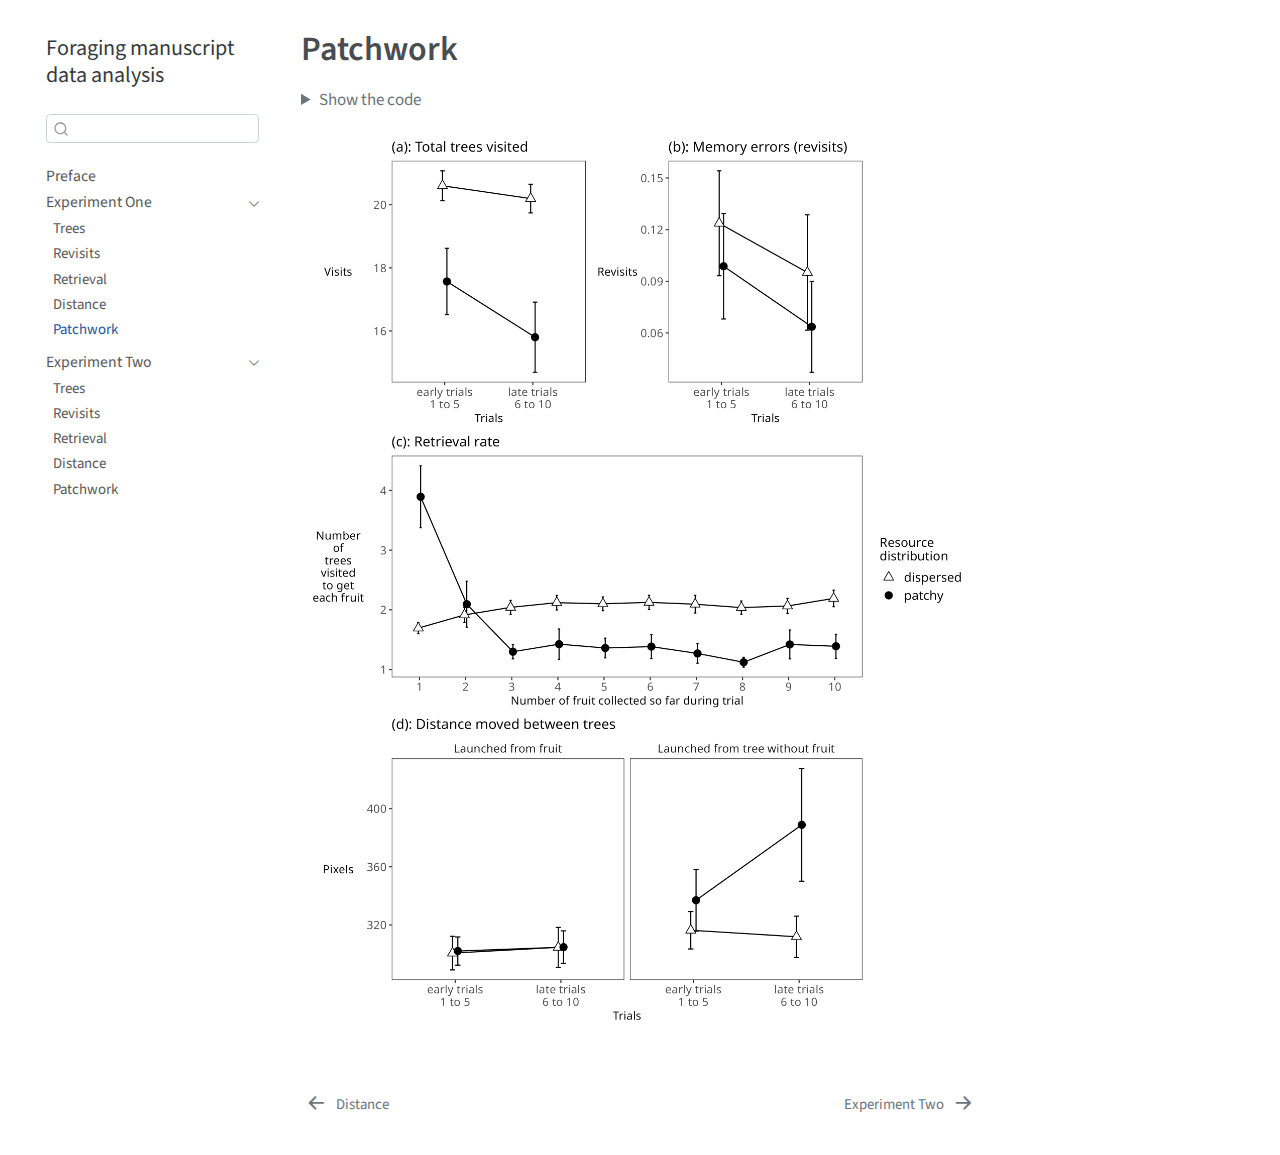
<file: docs/e1-master-plot.html>
<!DOCTYPE html>
<html xmlns="http://www.w3.org/1999/xhtml" lang="en" xml:lang="en"><head>

<meta charset="utf-8">
<meta name="generator" content="quarto-1.3.353">

<meta name="viewport" content="width=device-width, initial-scale=1.0, user-scalable=yes">


<title>Foraging manuscript data analysis - Patchwork</title>
<style>
code{white-space: pre-wrap;}
span.smallcaps{font-variant: small-caps;}
div.columns{display: flex; gap: min(4vw, 1.5em);}
div.column{flex: auto; overflow-x: auto;}
div.hanging-indent{margin-left: 1.5em; text-indent: -1.5em;}
ul.task-list{list-style: none;}
ul.task-list li input[type="checkbox"] {
  width: 0.8em;
  margin: 0 0.8em 0.2em -1em; /* quarto-specific, see https://github.com/quarto-dev/quarto-cli/issues/4556 */ 
  vertical-align: middle;
}
/* CSS for syntax highlighting */
pre > code.sourceCode { white-space: pre; position: relative; }
pre > code.sourceCode > span { display: inline-block; line-height: 1.25; }
pre > code.sourceCode > span:empty { height: 1.2em; }
.sourceCode { overflow: visible; }
code.sourceCode > span { color: inherit; text-decoration: inherit; }
div.sourceCode { margin: 1em 0; }
pre.sourceCode { margin: 0; }
@media screen {
div.sourceCode { overflow: auto; }
}
@media print {
pre > code.sourceCode { white-space: pre-wrap; }
pre > code.sourceCode > span { text-indent: -5em; padding-left: 5em; }
}
pre.numberSource code
  { counter-reset: source-line 0; }
pre.numberSource code > span
  { position: relative; left: -4em; counter-increment: source-line; }
pre.numberSource code > span > a:first-child::before
  { content: counter(source-line);
    position: relative; left: -1em; text-align: right; vertical-align: baseline;
    border: none; display: inline-block;
    -webkit-touch-callout: none; -webkit-user-select: none;
    -khtml-user-select: none; -moz-user-select: none;
    -ms-user-select: none; user-select: none;
    padding: 0 4px; width: 4em;
  }
pre.numberSource { margin-left: 3em;  padding-left: 4px; }
div.sourceCode
  {   }
@media screen {
pre > code.sourceCode > span > a:first-child::before { text-decoration: underline; }
}
</style>


<script src="site_libs/quarto-nav/quarto-nav.js"></script>
<script src="site_libs/quarto-nav/headroom.min.js"></script>
<script src="site_libs/clipboard/clipboard.min.js"></script>
<script src="site_libs/quarto-search/autocomplete.umd.js"></script>
<script src="site_libs/quarto-search/fuse.min.js"></script>
<script src="site_libs/quarto-search/quarto-search.js"></script>
<meta name="quarto:offset" content="./">
<link href="./part2.html" rel="next">
<link href="./e1-distance.html" rel="prev">
<script src="site_libs/quarto-html/quarto.js"></script>
<script src="site_libs/quarto-html/popper.min.js"></script>
<script src="site_libs/quarto-html/tippy.umd.min.js"></script>
<script src="site_libs/quarto-html/anchor.min.js"></script>
<link href="site_libs/quarto-html/tippy.css" rel="stylesheet">
<link href="site_libs/quarto-html/quarto-syntax-highlighting.css" rel="stylesheet" id="quarto-text-highlighting-styles">
<script src="site_libs/bootstrap/bootstrap.min.js"></script>
<link href="site_libs/bootstrap/bootstrap-icons.css" rel="stylesheet">
<link href="site_libs/bootstrap/bootstrap.min.css" rel="stylesheet" id="quarto-bootstrap" data-mode="light">
<script id="quarto-search-options" type="application/json">{
  "location": "sidebar",
  "copy-button": false,
  "collapse-after": 3,
  "panel-placement": "start",
  "type": "textbox",
  "limit": 20,
  "language": {
    "search-no-results-text": "No results",
    "search-matching-documents-text": "matching documents",
    "search-copy-link-title": "Copy link to search",
    "search-hide-matches-text": "Hide additional matches",
    "search-more-match-text": "more match in this document",
    "search-more-matches-text": "more matches in this document",
    "search-clear-button-title": "Clear",
    "search-detached-cancel-button-title": "Cancel",
    "search-submit-button-title": "Submit"
  }
}</script>


</head>

<body class="nav-sidebar floating">

<div id="quarto-search-results"></div>
  <header id="quarto-header" class="headroom fixed-top">
  <nav class="quarto-secondary-nav">
    <div class="container-fluid d-flex">
      <button type="button" class="quarto-btn-toggle btn" data-bs-toggle="collapse" data-bs-target="#quarto-sidebar,#quarto-sidebar-glass" aria-controls="quarto-sidebar" aria-expanded="false" aria-label="Toggle sidebar navigation" onclick="if (window.quartoToggleHeadroom) { window.quartoToggleHeadroom(); }">
        <i class="bi bi-layout-text-sidebar-reverse"></i>
      </button>
      <nav class="quarto-page-breadcrumbs" aria-label="breadcrumb"><ol class="breadcrumb"><li class="breadcrumb-item"><a href="./part1.html">Experiment One</a></li><li class="breadcrumb-item"><a href="./e1-master-plot.html">Patchwork</a></li></ol></nav>
      <a class="flex-grow-1" role="button" data-bs-toggle="collapse" data-bs-target="#quarto-sidebar,#quarto-sidebar-glass" aria-controls="quarto-sidebar" aria-expanded="false" aria-label="Toggle sidebar navigation" onclick="if (window.quartoToggleHeadroom) { window.quartoToggleHeadroom(); }">      
      </a>
      <button type="button" class="btn quarto-search-button" aria-label="Search" onclick="window.quartoOpenSearch();">
        <i class="bi bi-search"></i>
      </button>
    </div>
  </nav>
</header>
<!-- content -->
<div id="quarto-content" class="quarto-container page-columns page-rows-contents page-layout-article">
<!-- sidebar -->
  <nav id="quarto-sidebar" class="sidebar collapse collapse-horizontal sidebar-navigation floating overflow-auto">
    <div class="pt-lg-2 mt-2 text-left sidebar-header">
    <div class="sidebar-title mb-0 py-0">
      <a href="./">Foraging manuscript data analysis</a> 
    </div>
      </div>
        <div class="mt-2 flex-shrink-0 align-items-center">
        <div class="sidebar-search">
        <div id="quarto-search" class="" title="Search"></div>
        </div>
        </div>
    <div class="sidebar-menu-container"> 
    <ul class="list-unstyled mt-1">
        <li class="sidebar-item">
  <div class="sidebar-item-container"> 
  <a href="./index.html" class="sidebar-item-text sidebar-link">
 <span class="menu-text">Preface</span></a>
  </div>
</li>
        <li class="sidebar-item sidebar-item-section">
      <div class="sidebar-item-container"> 
            <a href="./part1.html" class="sidebar-item-text sidebar-link">
 <span class="menu-text">Experiment One</span></a>
          <a class="sidebar-item-toggle text-start" data-bs-toggle="collapse" data-bs-target="#quarto-sidebar-section-1" aria-expanded="true" aria-label="Toggle section">
            <i class="bi bi-chevron-right ms-2"></i>
          </a> 
      </div>
      <ul id="quarto-sidebar-section-1" class="collapse list-unstyled sidebar-section depth1 show">  
          <li class="sidebar-item">
  <div class="sidebar-item-container"> 
  <a href="./e1-ntrees.html" class="sidebar-item-text sidebar-link">
 <span class="menu-text">Trees</span></a>
  </div>
</li>
          <li class="sidebar-item">
  <div class="sidebar-item-container"> 
  <a href="./e1-nrevisits.html" class="sidebar-item-text sidebar-link">
 <span class="menu-text">Revisits</span></a>
  </div>
</li>
          <li class="sidebar-item">
  <div class="sidebar-item-container"> 
  <a href="./e1-retrieval.html" class="sidebar-item-text sidebar-link">
 <span class="menu-text">Retrieval</span></a>
  </div>
</li>
          <li class="sidebar-item">
  <div class="sidebar-item-container"> 
  <a href="./e1-distance.html" class="sidebar-item-text sidebar-link">
 <span class="menu-text">Distance</span></a>
  </div>
</li>
          <li class="sidebar-item">
  <div class="sidebar-item-container"> 
  <a href="./e1-master-plot.html" class="sidebar-item-text sidebar-link active">
 <span class="menu-text">Patchwork</span></a>
  </div>
</li>
      </ul>
  </li>
        <li class="sidebar-item sidebar-item-section">
      <div class="sidebar-item-container"> 
            <a href="./part2.html" class="sidebar-item-text sidebar-link">
 <span class="menu-text">Experiment Two</span></a>
          <a class="sidebar-item-toggle text-start" data-bs-toggle="collapse" data-bs-target="#quarto-sidebar-section-2" aria-expanded="true" aria-label="Toggle section">
            <i class="bi bi-chevron-right ms-2"></i>
          </a> 
      </div>
      <ul id="quarto-sidebar-section-2" class="collapse list-unstyled sidebar-section depth1 show">  
          <li class="sidebar-item">
  <div class="sidebar-item-container"> 
  <a href="./e2-ntrees.html" class="sidebar-item-text sidebar-link">
 <span class="menu-text">Trees</span></a>
  </div>
</li>
          <li class="sidebar-item">
  <div class="sidebar-item-container"> 
  <a href="./e2-nrevisits.html" class="sidebar-item-text sidebar-link">
 <span class="menu-text">Revisits</span></a>
  </div>
</li>
          <li class="sidebar-item">
  <div class="sidebar-item-container"> 
  <a href="./e2-retrieval.html" class="sidebar-item-text sidebar-link">
 <span class="menu-text">Retrieval</span></a>
  </div>
</li>
          <li class="sidebar-item">
  <div class="sidebar-item-container"> 
  <a href="./e2-distance.html" class="sidebar-item-text sidebar-link">
 <span class="menu-text">Distance</span></a>
  </div>
</li>
          <li class="sidebar-item">
  <div class="sidebar-item-container"> 
  <a href="./e2-master-plot.html" class="sidebar-item-text sidebar-link">
 <span class="menu-text">Patchwork</span></a>
  </div>
</li>
      </ul>
  </li>
    </ul>
    </div>
</nav>
<div id="quarto-sidebar-glass" data-bs-toggle="collapse" data-bs-target="#quarto-sidebar,#quarto-sidebar-glass"></div>
<!-- margin-sidebar -->
    <div id="quarto-margin-sidebar" class="sidebar margin-sidebar">
        
    </div>
<!-- main -->
<main class="content" id="quarto-document-content">

<header id="title-block-header" class="quarto-title-block default">
<div class="quarto-title">
<h1 class="title">Patchwork</h1>
</div>



<div class="quarto-title-meta">

    
  
    
  </div>
  

</header>

<div class="cell">
<details>
<summary>Show the code</summary>
<div class="sourceCode cell-code" id="cb1"><pre class="sourceCode r code-with-copy"><code class="sourceCode r"><span id="cb1-1"><a href="#cb1-1" aria-hidden="true" tabindex="-1"></a>pd <span class="ot">&lt;-</span> <span class="fu">position_dodge</span>(<span class="fl">0.1</span>)</span>
<span id="cb1-2"><a href="#cb1-2" aria-hidden="true" tabindex="-1"></a>my_fgms_theme <span class="ot">=</span>  <span class="fu">theme_bw</span>()<span class="sc">+</span></span>
<span id="cb1-3"><a href="#cb1-3" aria-hidden="true" tabindex="-1"></a>  <span class="fu">theme</span>(</span>
<span id="cb1-4"><a href="#cb1-4" aria-hidden="true" tabindex="-1"></a>  <span class="at">panel.grid        =</span> <span class="fu">element_blank</span>(), </span>
<span id="cb1-5"><a href="#cb1-5" aria-hidden="true" tabindex="-1"></a>  <span class="at">axis.title.y      =</span> <span class="fu">element_text</span>(<span class="at">angle=</span><span class="dv">0</span>, <span class="at">vjust=</span><span class="fl">0.5</span>, <span class="at">hjust=</span><span class="fl">0.5</span>), </span>
<span id="cb1-6"><a href="#cb1-6" aria-hidden="true" tabindex="-1"></a>  <span class="at">legend.text       =</span> <span class="fu">element_text</span>(<span class="at">size=</span><span class="dv">12</span>), </span>
<span id="cb1-7"><a href="#cb1-7" aria-hidden="true" tabindex="-1"></a>  <span class="at">legend.title      =</span> <span class="fu">element_text</span>(<span class="at">size=</span><span class="dv">12</span>), </span>
<span id="cb1-8"><a href="#cb1-8" aria-hidden="true" tabindex="-1"></a>  <span class="at">axis.text         =</span> <span class="fu">element_text</span>(<span class="at">size=</span><span class="dv">11</span>),</span>
<span id="cb1-9"><a href="#cb1-9" aria-hidden="true" tabindex="-1"></a>  <span class="at">strip.background  =</span> <span class="fu">element_blank</span>(),</span>
<span id="cb1-10"><a href="#cb1-10" aria-hidden="true" tabindex="-1"></a>  <span class="at">strip.text        =</span> <span class="fu">element_text</span>(<span class="at">size=</span><span class="dv">11</span>)</span>
<span id="cb1-11"><a href="#cb1-11" aria-hidden="true" tabindex="-1"></a>)</span>
<span id="cb1-12"><a href="#cb1-12" aria-hidden="true" tabindex="-1"></a></span>
<span id="cb1-13"><a href="#cb1-13" aria-hidden="true" tabindex="-1"></a>d1<span class="ot">=</span><span class="fu">readRDS</span>(<span class="st">"e1_ntrees_plot_data.rds"</span>)</span>
<span id="cb1-14"><a href="#cb1-14" aria-hidden="true" tabindex="-1"></a>p1<span class="ot">=</span><span class="fu">ggplot</span>(<span class="at">data=</span>d1, <span class="fu">aes</span>(<span class="at">x=</span>st, <span class="at">y=</span>mean_ntrees_per_stage, <span class="at">group=</span>rr, <span class="at">fill=</span>rr, <span class="at">shape=</span>rr)</span>
<span id="cb1-15"><a href="#cb1-15" aria-hidden="true" tabindex="-1"></a>) <span class="sc">+</span></span>
<span id="cb1-16"><a href="#cb1-16" aria-hidden="true" tabindex="-1"></a>  <span class="fu">ggtitle</span>(<span class="st">"(a): Total trees visited"</span>)<span class="sc">+</span></span>
<span id="cb1-17"><a href="#cb1-17" aria-hidden="true" tabindex="-1"></a>  <span class="fu">ylab</span>(<span class="st">"Visits"</span>)<span class="sc">+</span></span>
<span id="cb1-18"><a href="#cb1-18" aria-hidden="true" tabindex="-1"></a>  <span class="fu">xlab</span>(<span class="st">"Trials"</span>)<span class="sc">+</span></span>
<span id="cb1-19"><a href="#cb1-19" aria-hidden="true" tabindex="-1"></a>  my_fgms_theme<span class="sc">+</span>  </span>
<span id="cb1-20"><a href="#cb1-20" aria-hidden="true" tabindex="-1"></a>  <span class="fu">scale_fill_manual</span>(<span class="at">name=</span><span class="st">"Resource</span><span class="sc">\n</span><span class="st">distribution"</span>,<span class="at">values=</span><span class="fu">c</span>(<span class="st">"white"</span>, <span class="st">"black"</span>)) <span class="sc">+</span></span>
<span id="cb1-21"><a href="#cb1-21" aria-hidden="true" tabindex="-1"></a>  <span class="fu">scale_shape_manual</span>(<span class="at">name=</span><span class="st">"Resource</span><span class="sc">\n</span><span class="st">distribution"</span>,<span class="at">values=</span><span class="fu">c</span>(<span class="dv">24</span>,<span class="dv">19</span>)) <span class="sc">+</span></span>
<span id="cb1-22"><a href="#cb1-22" aria-hidden="true" tabindex="-1"></a>  <span class="fu">stat_summary</span>(<span class="at">fun.data =</span> mean_cl_normal, <span class="at">geom =</span> <span class="st">"errorbar"</span>, <span class="at">width=</span><span class="fl">0.1</span>, <span class="at">position=</span>pd) <span class="sc">+</span></span>
<span id="cb1-23"><a href="#cb1-23" aria-hidden="true" tabindex="-1"></a>  <span class="fu">stat_summary</span>(<span class="at">fun =</span> mean, <span class="at">geom =</span> <span class="st">"line"</span>, <span class="at">position=</span>pd) <span class="sc">+</span> </span>
<span id="cb1-24"><a href="#cb1-24" aria-hidden="true" tabindex="-1"></a>  <span class="fu">stat_summary</span>(<span class="at">fun =</span> mean, <span class="at">geom =</span> <span class="st">"point"</span>, <span class="at">size=</span><span class="dv">3</span>, <span class="at">position=</span>pd)<span class="sc">+</span></span>
<span id="cb1-25"><a href="#cb1-25" aria-hidden="true" tabindex="-1"></a>  <span class="fu">scale_x_discrete</span>(<span class="at">labels=</span><span class="fu">c</span>(<span class="st">"early trials</span><span class="sc">\n</span><span class="st">1 to 5"</span>, <span class="st">"late trials</span><span class="sc">\n</span><span class="st">6 to 10"</span>))</span>
<span id="cb1-26"><a href="#cb1-26" aria-hidden="true" tabindex="-1"></a>  </span>
<span id="cb1-27"><a href="#cb1-27" aria-hidden="true" tabindex="-1"></a>d2<span class="ot">=</span><span class="fu">readRDS</span>(<span class="st">"e1_nrevisits_plot_data.rds"</span>)</span>
<span id="cb1-28"><a href="#cb1-28" aria-hidden="true" tabindex="-1"></a>p2<span class="ot">=</span><span class="fu">ggplot</span>(<span class="at">data=</span>d2, <span class="fu">aes</span>(<span class="at">y=</span>nrv, <span class="at">x=</span>st, <span class="at">group=</span>rr, <span class="at">fill=</span>rr, <span class="at">shape=</span>rr))<span class="sc">+</span></span>
<span id="cb1-29"><a href="#cb1-29" aria-hidden="true" tabindex="-1"></a>  <span class="fu">ggtitle</span>(<span class="st">"(b): Memory errors (revisits)"</span>)<span class="sc">+</span></span>
<span id="cb1-30"><a href="#cb1-30" aria-hidden="true" tabindex="-1"></a>  <span class="fu">ylab</span>(<span class="st">"Revisits"</span>)<span class="sc">+</span></span>
<span id="cb1-31"><a href="#cb1-31" aria-hidden="true" tabindex="-1"></a>  <span class="fu">xlab</span>(<span class="st">"Trials"</span>)<span class="sc">+</span></span>
<span id="cb1-32"><a href="#cb1-32" aria-hidden="true" tabindex="-1"></a>  my_fgms_theme<span class="sc">+</span>  </span>
<span id="cb1-33"><a href="#cb1-33" aria-hidden="true" tabindex="-1"></a>  <span class="fu">scale_fill_manual</span>(<span class="at">name=</span><span class="st">"Resource</span><span class="sc">\n</span><span class="st">distribution"</span>,<span class="at">values=</span><span class="fu">c</span>(<span class="st">"white"</span>, <span class="st">"black"</span>)) <span class="sc">+</span></span>
<span id="cb1-34"><a href="#cb1-34" aria-hidden="true" tabindex="-1"></a>  <span class="fu">scale_shape_manual</span>(<span class="at">name=</span><span class="st">"Resource</span><span class="sc">\n</span><span class="st">distribution"</span>,<span class="at">values=</span><span class="fu">c</span>(<span class="dv">24</span>,<span class="dv">19</span>)) <span class="sc">+</span></span>
<span id="cb1-35"><a href="#cb1-35" aria-hidden="true" tabindex="-1"></a>  <span class="fu">stat_summary</span>(<span class="at">fun.data =</span> mean_cl_normal, <span class="at">geom =</span> <span class="st">"errorbar"</span>, <span class="at">width=</span><span class="fl">0.1</span>, <span class="at">position=</span>pd) <span class="sc">+</span></span>
<span id="cb1-36"><a href="#cb1-36" aria-hidden="true" tabindex="-1"></a>  <span class="fu">stat_summary</span>(<span class="at">fun =</span> mean, <span class="at">geom =</span> <span class="st">"line"</span>, <span class="at">position=</span>pd) <span class="sc">+</span> </span>
<span id="cb1-37"><a href="#cb1-37" aria-hidden="true" tabindex="-1"></a>  <span class="fu">stat_summary</span>(<span class="at">fun =</span> mean, <span class="at">geom =</span> <span class="st">"point"</span>, <span class="at">size=</span><span class="dv">3</span>, <span class="at">position=</span>pd)<span class="sc">+</span></span>
<span id="cb1-38"><a href="#cb1-38" aria-hidden="true" tabindex="-1"></a>  <span class="fu">scale_x_discrete</span>(<span class="at">labels=</span><span class="fu">c</span>(<span class="st">"early trials</span><span class="sc">\n</span><span class="st">1 to 5"</span>, <span class="st">"late trials</span><span class="sc">\n</span><span class="st">6 to 10"</span>))</span>
<span id="cb1-39"><a href="#cb1-39" aria-hidden="true" tabindex="-1"></a></span>
<span id="cb1-40"><a href="#cb1-40" aria-hidden="true" tabindex="-1"></a>d3<span class="ot">=</span><span class="fu">readRDS</span>(<span class="st">"e1_retrieval_plot_data.rds"</span>)</span>
<span id="cb1-41"><a href="#cb1-41" aria-hidden="true" tabindex="-1"></a>p3<span class="ot">=</span><span class="fu">ggplot</span>(<span class="at">data=</span>d3, <span class="fu">aes</span>(<span class="at">y=</span>mu, <span class="at">x=</span>fr, <span class="at">group=</span>rr, <span class="at">fill=</span>rr, <span class="at">shape=</span>rr))<span class="sc">+</span></span>
<span id="cb1-42"><a href="#cb1-42" aria-hidden="true" tabindex="-1"></a>  <span class="fu">labs</span>(<span class="at">title=</span><span class="st">"(c): Retrieval rate"</span>)<span class="sc">+</span><span class="co">#, subtitle="People benefit from being in a patch once they realise they are in one")+</span></span>
<span id="cb1-43"><a href="#cb1-43" aria-hidden="true" tabindex="-1"></a>  <span class="fu">ylab</span>(<span class="st">"Number</span><span class="sc">\n</span><span class="st">of</span><span class="sc">\n</span><span class="st">trees</span><span class="sc">\n</span><span class="st">visited</span><span class="sc">\n</span><span class="st">to get</span><span class="sc">\n</span><span class="st">each fruit"</span>)<span class="sc">+</span></span>
<span id="cb1-44"><a href="#cb1-44" aria-hidden="true" tabindex="-1"></a>  <span class="fu">xlab</span>(<span class="st">"Number of fruit collected so far during trial"</span>)<span class="sc">+</span></span>
<span id="cb1-45"><a href="#cb1-45" aria-hidden="true" tabindex="-1"></a>  my_fgms_theme<span class="sc">+</span>  </span>
<span id="cb1-46"><a href="#cb1-46" aria-hidden="true" tabindex="-1"></a>  <span class="fu">scale_fill_manual</span>(<span class="at">name=</span><span class="st">"Resource</span><span class="sc">\n</span><span class="st">distribution"</span>,<span class="at">values=</span><span class="fu">c</span>(<span class="st">"white"</span>, <span class="st">"black"</span>)) <span class="sc">+</span></span>
<span id="cb1-47"><a href="#cb1-47" aria-hidden="true" tabindex="-1"></a>  <span class="fu">scale_shape_manual</span>(<span class="at">name=</span><span class="st">"Resource</span><span class="sc">\n</span><span class="st">distribution"</span>,<span class="at">values=</span><span class="fu">c</span>(<span class="dv">24</span>,<span class="dv">19</span>)) <span class="sc">+</span></span>
<span id="cb1-48"><a href="#cb1-48" aria-hidden="true" tabindex="-1"></a>  <span class="fu">stat_summary</span>(<span class="at">fun.data =</span> mean_cl_normal, <span class="at">geom =</span> <span class="st">"errorbar"</span>, <span class="at">width=</span><span class="fl">0.1</span>, <span class="at">position=</span>pd) <span class="sc">+</span></span>
<span id="cb1-49"><a href="#cb1-49" aria-hidden="true" tabindex="-1"></a>  <span class="fu">stat_summary</span>(<span class="at">fun =</span> mean, <span class="at">geom =</span> <span class="st">"line"</span>, <span class="at">position=</span>pd) <span class="sc">+</span> </span>
<span id="cb1-50"><a href="#cb1-50" aria-hidden="true" tabindex="-1"></a>  <span class="fu">stat_summary</span>(<span class="at">fun =</span> mean, <span class="at">geom =</span> <span class="st">"point"</span>, <span class="at">size=</span><span class="dv">3</span>, <span class="at">position=</span>pd)</span>
<span id="cb1-51"><a href="#cb1-51" aria-hidden="true" tabindex="-1"></a> </span>
<span id="cb1-52"><a href="#cb1-52" aria-hidden="true" tabindex="-1"></a>d4<span class="ot">=</span><span class="fu">readRDS</span>(<span class="st">"e1_distance_data.rds"</span>)</span>
<span id="cb1-53"><a href="#cb1-53" aria-hidden="true" tabindex="-1"></a>p4<span class="ot">=</span><span class="fu">ggplot</span>(<span class="at">data=</span>d4, <span class="fu">aes</span>(<span class="at">y=</span>mu.dist, <span class="at">x=</span>st, <span class="at">group=</span>rr, <span class="at">fill=</span>rr, <span class="at">shape=</span>rr)) <span class="sc">+</span></span>
<span id="cb1-54"><a href="#cb1-54" aria-hidden="true" tabindex="-1"></a>  <span class="fu">facet_wrap</span>(<span class="sc">~</span>ll) <span class="sc">+</span></span>
<span id="cb1-55"><a href="#cb1-55" aria-hidden="true" tabindex="-1"></a>  <span class="fu">labs</span>(<span class="at">title=</span><span class="st">"(d): Distance moved between trees"</span>)<span class="sc">+</span><span class="co">#, subtitle = "The eyes move further to the next tree if the current tree has no fruit")+</span></span>
<span id="cb1-56"><a href="#cb1-56" aria-hidden="true" tabindex="-1"></a>  <span class="fu">ylab</span>(<span class="st">"Pixels"</span>)<span class="sc">+</span></span>
<span id="cb1-57"><a href="#cb1-57" aria-hidden="true" tabindex="-1"></a>  <span class="fu">xlab</span>(<span class="st">"Trials"</span>)<span class="sc">+</span></span>
<span id="cb1-58"><a href="#cb1-58" aria-hidden="true" tabindex="-1"></a>  my_fgms_theme<span class="sc">+</span></span>
<span id="cb1-59"><a href="#cb1-59" aria-hidden="true" tabindex="-1"></a>  <span class="fu">scale_fill_manual</span>(<span class="at">name=</span><span class="st">"Resource</span><span class="sc">\n</span><span class="st">distribution"</span>,<span class="at">values=</span><span class="fu">c</span>(<span class="st">"white"</span>, <span class="st">"black"</span>)) <span class="sc">+</span></span>
<span id="cb1-60"><a href="#cb1-60" aria-hidden="true" tabindex="-1"></a>  <span class="fu">scale_shape_manual</span>(<span class="at">name=</span><span class="st">"Resource</span><span class="sc">\n</span><span class="st">distribution"</span>,<span class="at">values=</span><span class="fu">c</span>(<span class="dv">24</span>,<span class="dv">19</span>)) <span class="sc">+</span></span>
<span id="cb1-61"><a href="#cb1-61" aria-hidden="true" tabindex="-1"></a>  <span class="fu">stat_summary</span>(<span class="at">fun.data =</span> mean_cl_normal, <span class="at">geom =</span> <span class="st">"errorbar"</span>, <span class="at">width=</span><span class="fl">0.1</span>, <span class="at">position=</span>pd) <span class="sc">+</span></span>
<span id="cb1-62"><a href="#cb1-62" aria-hidden="true" tabindex="-1"></a>  <span class="fu">stat_summary</span>(<span class="at">fun =</span> mean, <span class="at">geom =</span> <span class="st">"line"</span>, <span class="at">position=</span>pd) <span class="sc">+</span></span>
<span id="cb1-63"><a href="#cb1-63" aria-hidden="true" tabindex="-1"></a>  <span class="fu">stat_summary</span>(<span class="at">fun =</span> mean, <span class="at">geom =</span> <span class="st">"point"</span>, <span class="at">size=</span><span class="dv">3</span>, <span class="at">position=</span>pd)<span class="sc">+</span></span>
<span id="cb1-64"><a href="#cb1-64" aria-hidden="true" tabindex="-1"></a>  <span class="fu">scale_x_discrete</span>(<span class="at">labels=</span><span class="fu">c</span>(<span class="st">"early trials</span><span class="sc">\n</span><span class="st">1 to 5"</span>, <span class="st">"late trials</span><span class="sc">\n</span><span class="st">6 to 10"</span>))</span>
<span id="cb1-65"><a href="#cb1-65" aria-hidden="true" tabindex="-1"></a></span>
<span id="cb1-66"><a href="#cb1-66" aria-hidden="true" tabindex="-1"></a>pp<span class="ot">=</span>(p1<span class="sc">+</span>p2)<span class="sc">/</span>p3<span class="sc">/</span>p4 <span class="sc">+</span></span>
<span id="cb1-67"><a href="#cb1-67" aria-hidden="true" tabindex="-1"></a>  <span class="fu">plot_layout</span>(<span class="at">heights =</span> <span class="fu">c</span>(<span class="dv">1</span>, <span class="dv">1</span>, <span class="dv">1</span>), <span class="at">guides=</span><span class="st">"collect"</span>) </span>
<span id="cb1-68"><a href="#cb1-68" aria-hidden="true" tabindex="-1"></a></span>
<span id="cb1-69"><a href="#cb1-69" aria-hidden="true" tabindex="-1"></a><span class="fu">ggsave</span>(<span class="at">filename=</span><span class="st">"e1-99-master-plot.png"</span>, <span class="at">plot=</span>pp, <span class="at">device=</span><span class="st">"png"</span>, <span class="at">width=</span><span class="dv">9</span>, <span class="at">height=</span><span class="dv">12</span>)</span></code><button title="Copy to Clipboard" class="code-copy-button"><i class="bi"></i></button></pre></div>
</details>
</div>
<p><img src="e1-99-master-plot.png" class="img-fluid"></p>



</main> <!-- /main -->
<script id="quarto-html-after-body" type="application/javascript">
window.document.addEventListener("DOMContentLoaded", function (event) {
  const toggleBodyColorMode = (bsSheetEl) => {
    const mode = bsSheetEl.getAttribute("data-mode");
    const bodyEl = window.document.querySelector("body");
    if (mode === "dark") {
      bodyEl.classList.add("quarto-dark");
      bodyEl.classList.remove("quarto-light");
    } else {
      bodyEl.classList.add("quarto-light");
      bodyEl.classList.remove("quarto-dark");
    }
  }
  const toggleBodyColorPrimary = () => {
    const bsSheetEl = window.document.querySelector("link#quarto-bootstrap");
    if (bsSheetEl) {
      toggleBodyColorMode(bsSheetEl);
    }
  }
  toggleBodyColorPrimary();  
  const icon = "";
  const anchorJS = new window.AnchorJS();
  anchorJS.options = {
    placement: 'right',
    icon: icon
  };
  anchorJS.add('.anchored');
  const isCodeAnnotation = (el) => {
    for (const clz of el.classList) {
      if (clz.startsWith('code-annotation-')) {                     
        return true;
      }
    }
    return false;
  }
  const clipboard = new window.ClipboardJS('.code-copy-button', {
    text: function(trigger) {
      const codeEl = trigger.previousElementSibling.cloneNode(true);
      for (const childEl of codeEl.children) {
        if (isCodeAnnotation(childEl)) {
          childEl.remove();
        }
      }
      return codeEl.innerText;
    }
  });
  clipboard.on('success', function(e) {
    // button target
    const button = e.trigger;
    // don't keep focus
    button.blur();
    // flash "checked"
    button.classList.add('code-copy-button-checked');
    var currentTitle = button.getAttribute("title");
    button.setAttribute("title", "Copied!");
    let tooltip;
    if (window.bootstrap) {
      button.setAttribute("data-bs-toggle", "tooltip");
      button.setAttribute("data-bs-placement", "left");
      button.setAttribute("data-bs-title", "Copied!");
      tooltip = new bootstrap.Tooltip(button, 
        { trigger: "manual", 
          customClass: "code-copy-button-tooltip",
          offset: [0, -8]});
      tooltip.show();    
    }
    setTimeout(function() {
      if (tooltip) {
        tooltip.hide();
        button.removeAttribute("data-bs-title");
        button.removeAttribute("data-bs-toggle");
        button.removeAttribute("data-bs-placement");
      }
      button.setAttribute("title", currentTitle);
      button.classList.remove('code-copy-button-checked');
    }, 1000);
    // clear code selection
    e.clearSelection();
  });
  function tippyHover(el, contentFn) {
    const config = {
      allowHTML: true,
      content: contentFn,
      maxWidth: 500,
      delay: 100,
      arrow: false,
      appendTo: function(el) {
          return el.parentElement;
      },
      interactive: true,
      interactiveBorder: 10,
      theme: 'quarto',
      placement: 'bottom-start'
    };
    window.tippy(el, config); 
  }
  const noterefs = window.document.querySelectorAll('a[role="doc-noteref"]');
  for (var i=0; i<noterefs.length; i++) {
    const ref = noterefs[i];
    tippyHover(ref, function() {
      // use id or data attribute instead here
      let href = ref.getAttribute('data-footnote-href') || ref.getAttribute('href');
      try { href = new URL(href).hash; } catch {}
      const id = href.replace(/^#\/?/, "");
      const note = window.document.getElementById(id);
      return note.innerHTML;
    });
  }
      let selectedAnnoteEl;
      const selectorForAnnotation = ( cell, annotation) => {
        let cellAttr = 'data-code-cell="' + cell + '"';
        let lineAttr = 'data-code-annotation="' +  annotation + '"';
        const selector = 'span[' + cellAttr + '][' + lineAttr + ']';
        return selector;
      }
      const selectCodeLines = (annoteEl) => {
        const doc = window.document;
        const targetCell = annoteEl.getAttribute("data-target-cell");
        const targetAnnotation = annoteEl.getAttribute("data-target-annotation");
        const annoteSpan = window.document.querySelector(selectorForAnnotation(targetCell, targetAnnotation));
        const lines = annoteSpan.getAttribute("data-code-lines").split(",");
        const lineIds = lines.map((line) => {
          return targetCell + "-" + line;
        })
        let top = null;
        let height = null;
        let parent = null;
        if (lineIds.length > 0) {
            //compute the position of the single el (top and bottom and make a div)
            const el = window.document.getElementById(lineIds[0]);
            top = el.offsetTop;
            height = el.offsetHeight;
            parent = el.parentElement.parentElement;
          if (lineIds.length > 1) {
            const lastEl = window.document.getElementById(lineIds[lineIds.length - 1]);
            const bottom = lastEl.offsetTop + lastEl.offsetHeight;
            height = bottom - top;
          }
          if (top !== null && height !== null && parent !== null) {
            // cook up a div (if necessary) and position it 
            let div = window.document.getElementById("code-annotation-line-highlight");
            if (div === null) {
              div = window.document.createElement("div");
              div.setAttribute("id", "code-annotation-line-highlight");
              div.style.position = 'absolute';
              parent.appendChild(div);
            }
            div.style.top = top - 2 + "px";
            div.style.height = height + 4 + "px";
            let gutterDiv = window.document.getElementById("code-annotation-line-highlight-gutter");
            if (gutterDiv === null) {
              gutterDiv = window.document.createElement("div");
              gutterDiv.setAttribute("id", "code-annotation-line-highlight-gutter");
              gutterDiv.style.position = 'absolute';
              const codeCell = window.document.getElementById(targetCell);
              const gutter = codeCell.querySelector('.code-annotation-gutter');
              gutter.appendChild(gutterDiv);
            }
            gutterDiv.style.top = top - 2 + "px";
            gutterDiv.style.height = height + 4 + "px";
          }
          selectedAnnoteEl = annoteEl;
        }
      };
      const unselectCodeLines = () => {
        const elementsIds = ["code-annotation-line-highlight", "code-annotation-line-highlight-gutter"];
        elementsIds.forEach((elId) => {
          const div = window.document.getElementById(elId);
          if (div) {
            div.remove();
          }
        });
        selectedAnnoteEl = undefined;
      };
      // Attach click handler to the DT
      const annoteDls = window.document.querySelectorAll('dt[data-target-cell]');
      for (const annoteDlNode of annoteDls) {
        annoteDlNode.addEventListener('click', (event) => {
          const clickedEl = event.target;
          if (clickedEl !== selectedAnnoteEl) {
            unselectCodeLines();
            const activeEl = window.document.querySelector('dt[data-target-cell].code-annotation-active');
            if (activeEl) {
              activeEl.classList.remove('code-annotation-active');
            }
            selectCodeLines(clickedEl);
            clickedEl.classList.add('code-annotation-active');
          } else {
            // Unselect the line
            unselectCodeLines();
            clickedEl.classList.remove('code-annotation-active');
          }
        });
      }
  const findCites = (el) => {
    const parentEl = el.parentElement;
    if (parentEl) {
      const cites = parentEl.dataset.cites;
      if (cites) {
        return {
          el,
          cites: cites.split(' ')
        };
      } else {
        return findCites(el.parentElement)
      }
    } else {
      return undefined;
    }
  };
  var bibliorefs = window.document.querySelectorAll('a[role="doc-biblioref"]');
  for (var i=0; i<bibliorefs.length; i++) {
    const ref = bibliorefs[i];
    const citeInfo = findCites(ref);
    if (citeInfo) {
      tippyHover(citeInfo.el, function() {
        var popup = window.document.createElement('div');
        citeInfo.cites.forEach(function(cite) {
          var citeDiv = window.document.createElement('div');
          citeDiv.classList.add('hanging-indent');
          citeDiv.classList.add('csl-entry');
          var biblioDiv = window.document.getElementById('ref-' + cite);
          if (biblioDiv) {
            citeDiv.innerHTML = biblioDiv.innerHTML;
          }
          popup.appendChild(citeDiv);
        });
        return popup.innerHTML;
      });
    }
  }
});
</script>
<nav class="page-navigation">
  <div class="nav-page nav-page-previous">
      <a href="./e1-distance.html" class="pagination-link">
        <i class="bi bi-arrow-left-short"></i> <span class="nav-page-text">Distance</span>
      </a>          
  </div>
  <div class="nav-page nav-page-next">
      <a href="./part2.html" class="pagination-link">
        <span class="nav-page-text">Experiment Two</span> <i class="bi bi-arrow-right-short"></i>
      </a>
  </div>
</nav>
</div> <!-- /content -->



</body></html>
</file>
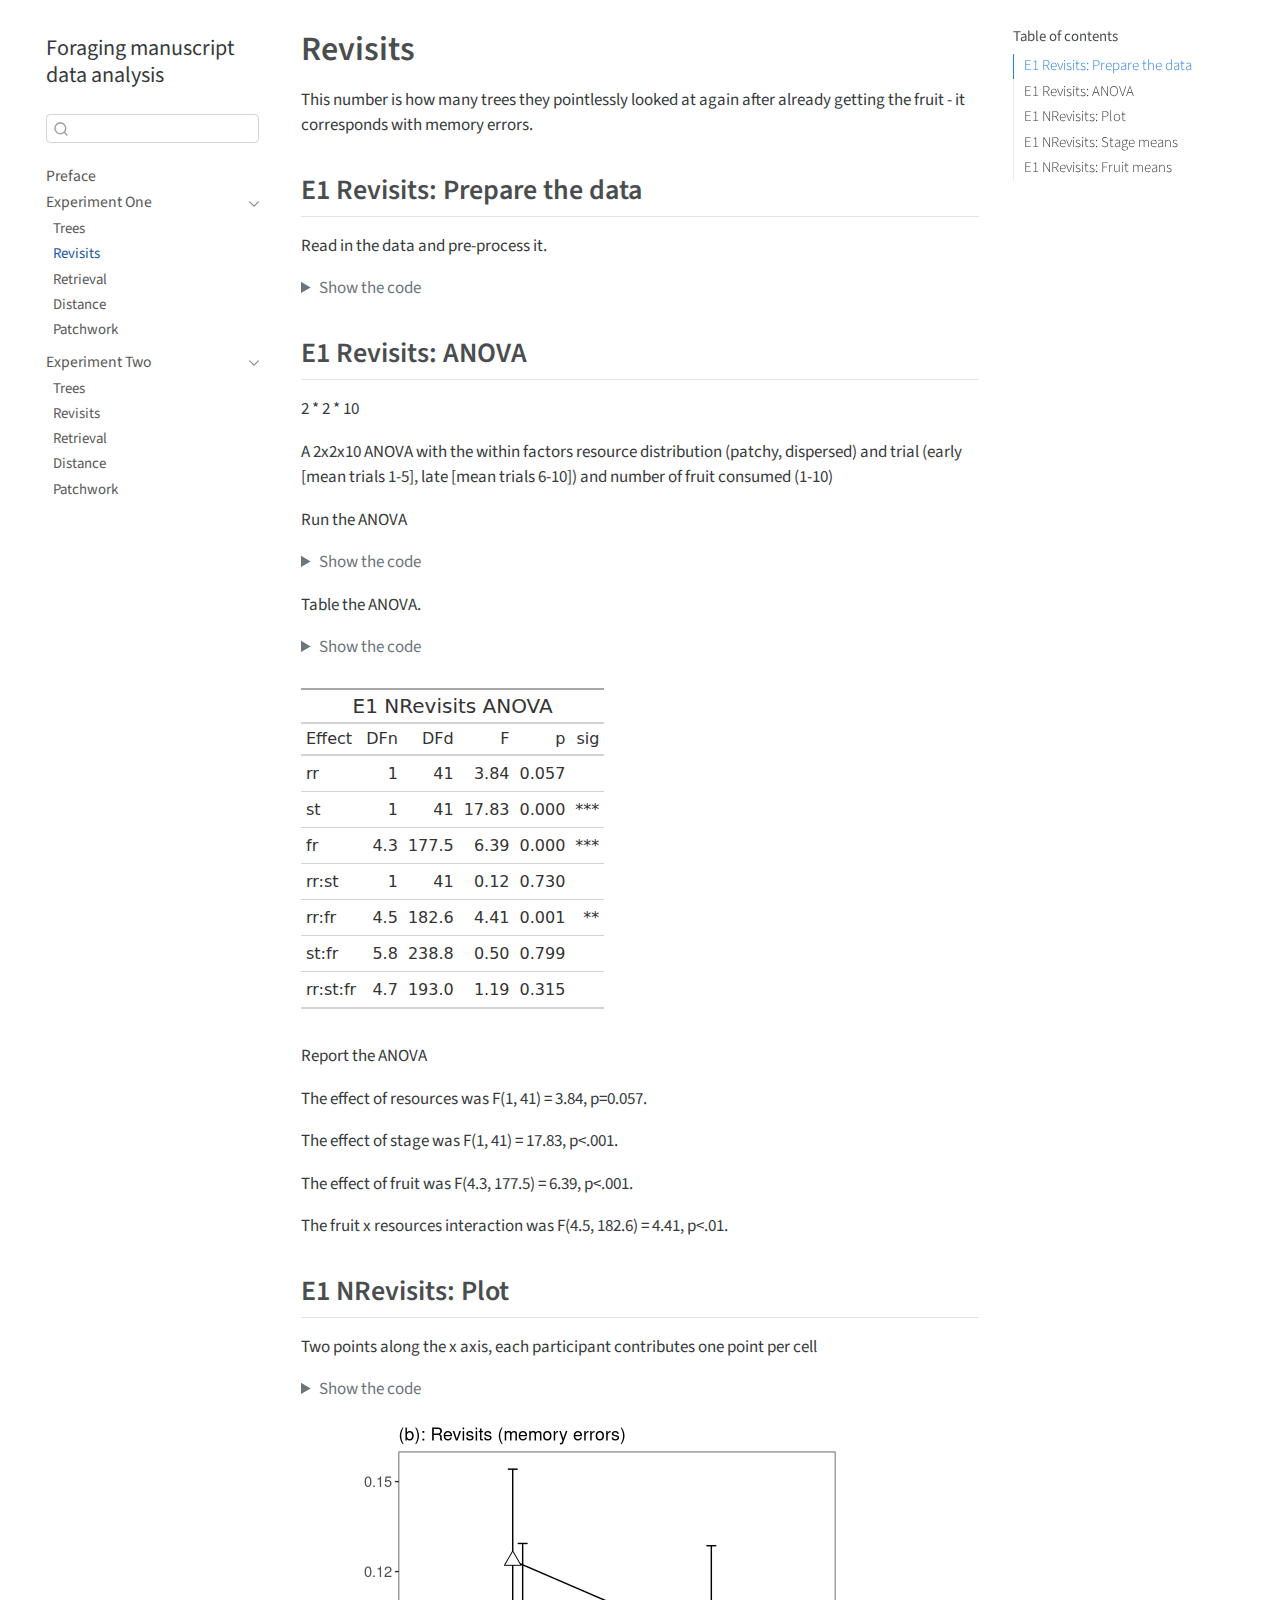
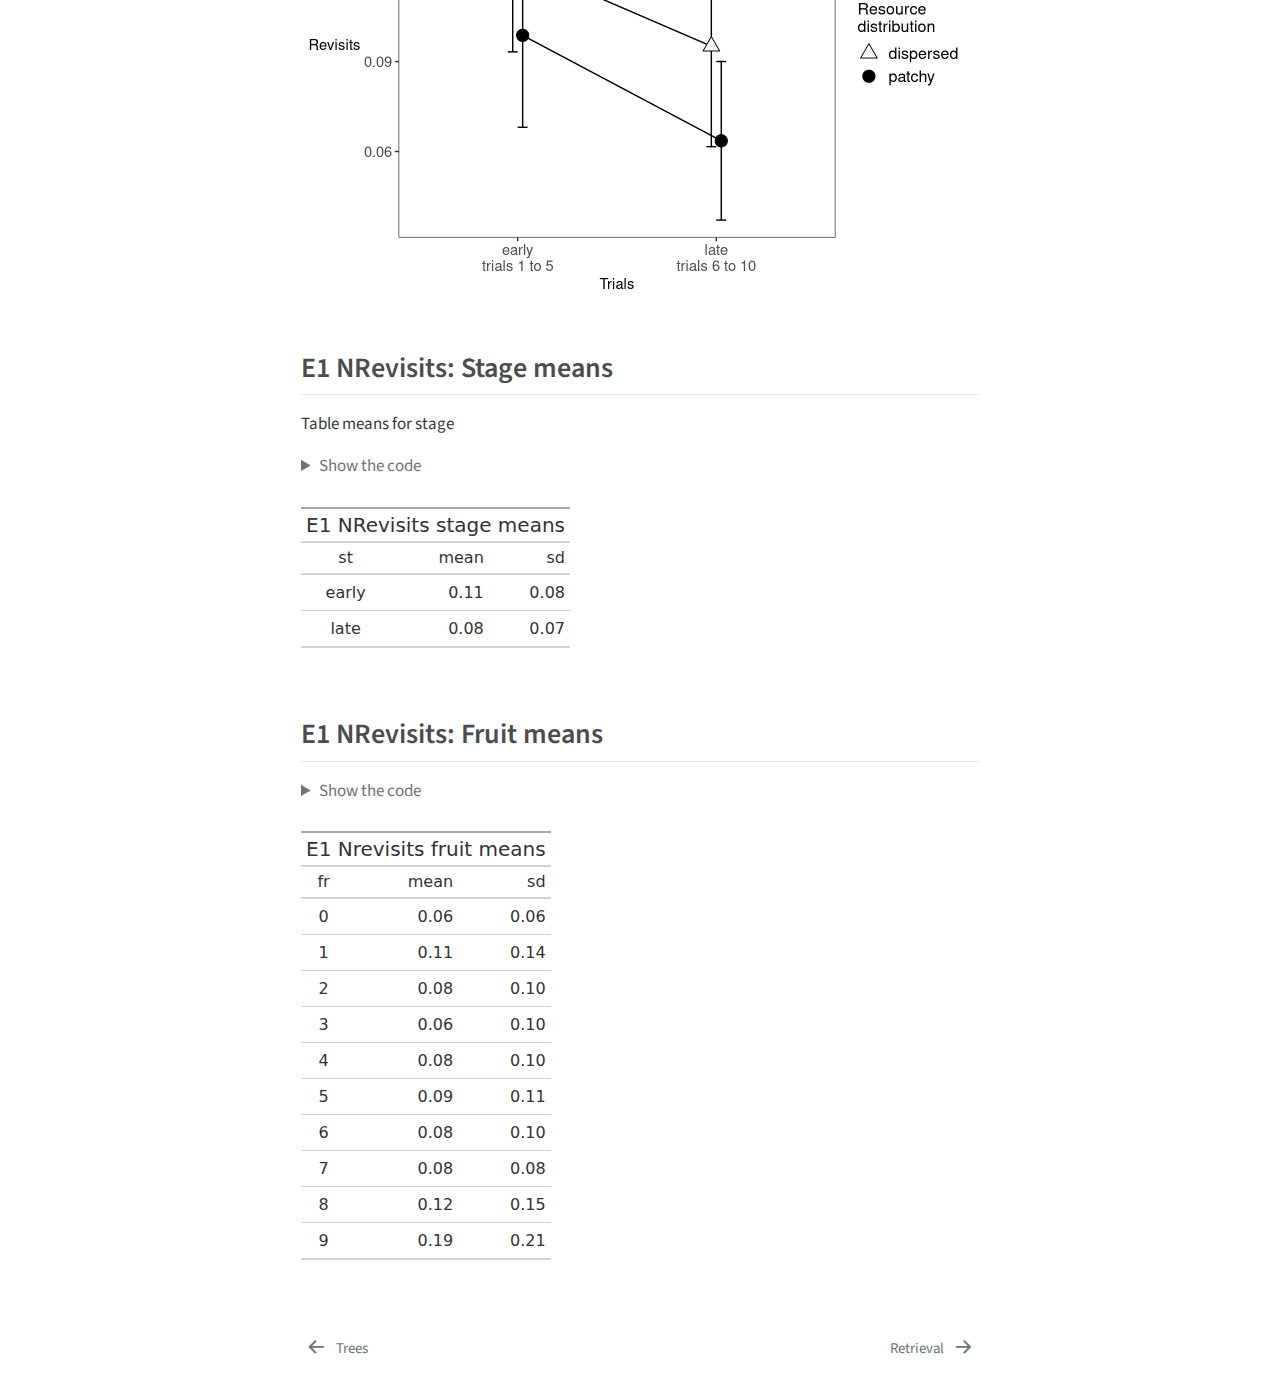
<file: docs/e1-nrevisits.html>
<!DOCTYPE html>
<html xmlns="http://www.w3.org/1999/xhtml" lang="en" xml:lang="en"><head>

<meta charset="utf-8">
<meta name="generator" content="quarto-1.3.353">

<meta name="viewport" content="width=device-width, initial-scale=1.0, user-scalable=yes">


<title>Foraging manuscript data analysis - Revisits</title>
<style>
code{white-space: pre-wrap;}
span.smallcaps{font-variant: small-caps;}
div.columns{display: flex; gap: min(4vw, 1.5em);}
div.column{flex: auto; overflow-x: auto;}
div.hanging-indent{margin-left: 1.5em; text-indent: -1.5em;}
ul.task-list{list-style: none;}
ul.task-list li input[type="checkbox"] {
  width: 0.8em;
  margin: 0 0.8em 0.2em -1em; /* quarto-specific, see https://github.com/quarto-dev/quarto-cli/issues/4556 */ 
  vertical-align: middle;
}
/* CSS for syntax highlighting */
pre > code.sourceCode { white-space: pre; position: relative; }
pre > code.sourceCode > span { display: inline-block; line-height: 1.25; }
pre > code.sourceCode > span:empty { height: 1.2em; }
.sourceCode { overflow: visible; }
code.sourceCode > span { color: inherit; text-decoration: inherit; }
div.sourceCode { margin: 1em 0; }
pre.sourceCode { margin: 0; }
@media screen {
div.sourceCode { overflow: auto; }
}
@media print {
pre > code.sourceCode { white-space: pre-wrap; }
pre > code.sourceCode > span { text-indent: -5em; padding-left: 5em; }
}
pre.numberSource code
  { counter-reset: source-line 0; }
pre.numberSource code > span
  { position: relative; left: -4em; counter-increment: source-line; }
pre.numberSource code > span > a:first-child::before
  { content: counter(source-line);
    position: relative; left: -1em; text-align: right; vertical-align: baseline;
    border: none; display: inline-block;
    -webkit-touch-callout: none; -webkit-user-select: none;
    -khtml-user-select: none; -moz-user-select: none;
    -ms-user-select: none; user-select: none;
    padding: 0 4px; width: 4em;
  }
pre.numberSource { margin-left: 3em;  padding-left: 4px; }
div.sourceCode
  {   }
@media screen {
pre > code.sourceCode > span > a:first-child::before { text-decoration: underline; }
}
</style>


<script src="site_libs/quarto-nav/quarto-nav.js"></script>
<script src="site_libs/quarto-nav/headroom.min.js"></script>
<script src="site_libs/clipboard/clipboard.min.js"></script>
<script src="site_libs/quarto-search/autocomplete.umd.js"></script>
<script src="site_libs/quarto-search/fuse.min.js"></script>
<script src="site_libs/quarto-search/quarto-search.js"></script>
<meta name="quarto:offset" content="./">
<link href="./e1-retrieval.html" rel="next">
<link href="./e1-ntrees.html" rel="prev">
<script src="site_libs/quarto-html/quarto.js"></script>
<script src="site_libs/quarto-html/popper.min.js"></script>
<script src="site_libs/quarto-html/tippy.umd.min.js"></script>
<script src="site_libs/quarto-html/anchor.min.js"></script>
<link href="site_libs/quarto-html/tippy.css" rel="stylesheet">
<link href="site_libs/quarto-html/quarto-syntax-highlighting.css" rel="stylesheet" id="quarto-text-highlighting-styles">
<script src="site_libs/bootstrap/bootstrap.min.js"></script>
<link href="site_libs/bootstrap/bootstrap-icons.css" rel="stylesheet">
<link href="site_libs/bootstrap/bootstrap.min.css" rel="stylesheet" id="quarto-bootstrap" data-mode="light">
<script id="quarto-search-options" type="application/json">{
  "location": "sidebar",
  "copy-button": false,
  "collapse-after": 3,
  "panel-placement": "start",
  "type": "textbox",
  "limit": 20,
  "language": {
    "search-no-results-text": "No results",
    "search-matching-documents-text": "matching documents",
    "search-copy-link-title": "Copy link to search",
    "search-hide-matches-text": "Hide additional matches",
    "search-more-match-text": "more match in this document",
    "search-more-matches-text": "more matches in this document",
    "search-clear-button-title": "Clear",
    "search-detached-cancel-button-title": "Cancel",
    "search-submit-button-title": "Submit"
  }
}</script>


</head>

<body class="nav-sidebar floating">

<div id="quarto-search-results"></div>
  <header id="quarto-header" class="headroom fixed-top">
  <nav class="quarto-secondary-nav">
    <div class="container-fluid d-flex">
      <button type="button" class="quarto-btn-toggle btn" data-bs-toggle="collapse" data-bs-target="#quarto-sidebar,#quarto-sidebar-glass" aria-controls="quarto-sidebar" aria-expanded="false" aria-label="Toggle sidebar navigation" onclick="if (window.quartoToggleHeadroom) { window.quartoToggleHeadroom(); }">
        <i class="bi bi-layout-text-sidebar-reverse"></i>
      </button>
      <nav class="quarto-page-breadcrumbs" aria-label="breadcrumb"><ol class="breadcrumb"><li class="breadcrumb-item"><a href="./part1.html">Experiment One</a></li><li class="breadcrumb-item"><a href="./e1-nrevisits.html">Revisits</a></li></ol></nav>
      <a class="flex-grow-1" role="button" data-bs-toggle="collapse" data-bs-target="#quarto-sidebar,#quarto-sidebar-glass" aria-controls="quarto-sidebar" aria-expanded="false" aria-label="Toggle sidebar navigation" onclick="if (window.quartoToggleHeadroom) { window.quartoToggleHeadroom(); }">      
      </a>
      <button type="button" class="btn quarto-search-button" aria-label="Search" onclick="window.quartoOpenSearch();">
        <i class="bi bi-search"></i>
      </button>
    </div>
  </nav>
</header>
<!-- content -->
<div id="quarto-content" class="quarto-container page-columns page-rows-contents page-layout-article">
<!-- sidebar -->
  <nav id="quarto-sidebar" class="sidebar collapse collapse-horizontal sidebar-navigation floating overflow-auto">
    <div class="pt-lg-2 mt-2 text-left sidebar-header">
    <div class="sidebar-title mb-0 py-0">
      <a href="./">Foraging manuscript data analysis</a> 
    </div>
      </div>
        <div class="mt-2 flex-shrink-0 align-items-center">
        <div class="sidebar-search">
        <div id="quarto-search" class="" title="Search"></div>
        </div>
        </div>
    <div class="sidebar-menu-container"> 
    <ul class="list-unstyled mt-1">
        <li class="sidebar-item">
  <div class="sidebar-item-container"> 
  <a href="./index.html" class="sidebar-item-text sidebar-link">
 <span class="menu-text">Preface</span></a>
  </div>
</li>
        <li class="sidebar-item sidebar-item-section">
      <div class="sidebar-item-container"> 
            <a href="./part1.html" class="sidebar-item-text sidebar-link">
 <span class="menu-text">Experiment One</span></a>
          <a class="sidebar-item-toggle text-start" data-bs-toggle="collapse" data-bs-target="#quarto-sidebar-section-1" aria-expanded="true" aria-label="Toggle section">
            <i class="bi bi-chevron-right ms-2"></i>
          </a> 
      </div>
      <ul id="quarto-sidebar-section-1" class="collapse list-unstyled sidebar-section depth1 show">  
          <li class="sidebar-item">
  <div class="sidebar-item-container"> 
  <a href="./e1-ntrees.html" class="sidebar-item-text sidebar-link">
 <span class="menu-text">Trees</span></a>
  </div>
</li>
          <li class="sidebar-item">
  <div class="sidebar-item-container"> 
  <a href="./e1-nrevisits.html" class="sidebar-item-text sidebar-link active">
 <span class="menu-text">Revisits</span></a>
  </div>
</li>
          <li class="sidebar-item">
  <div class="sidebar-item-container"> 
  <a href="./e1-retrieval.html" class="sidebar-item-text sidebar-link">
 <span class="menu-text">Retrieval</span></a>
  </div>
</li>
          <li class="sidebar-item">
  <div class="sidebar-item-container"> 
  <a href="./e1-distance.html" class="sidebar-item-text sidebar-link">
 <span class="menu-text">Distance</span></a>
  </div>
</li>
          <li class="sidebar-item">
  <div class="sidebar-item-container"> 
  <a href="./e1-master-plot.html" class="sidebar-item-text sidebar-link">
 <span class="menu-text">Patchwork</span></a>
  </div>
</li>
      </ul>
  </li>
        <li class="sidebar-item sidebar-item-section">
      <div class="sidebar-item-container"> 
            <a href="./part2.html" class="sidebar-item-text sidebar-link">
 <span class="menu-text">Experiment Two</span></a>
          <a class="sidebar-item-toggle text-start" data-bs-toggle="collapse" data-bs-target="#quarto-sidebar-section-2" aria-expanded="true" aria-label="Toggle section">
            <i class="bi bi-chevron-right ms-2"></i>
          </a> 
      </div>
      <ul id="quarto-sidebar-section-2" class="collapse list-unstyled sidebar-section depth1 show">  
          <li class="sidebar-item">
  <div class="sidebar-item-container"> 
  <a href="./e2-ntrees.html" class="sidebar-item-text sidebar-link">
 <span class="menu-text">Trees</span></a>
  </div>
</li>
          <li class="sidebar-item">
  <div class="sidebar-item-container"> 
  <a href="./e2-nrevisits.html" class="sidebar-item-text sidebar-link">
 <span class="menu-text">Revisits</span></a>
  </div>
</li>
          <li class="sidebar-item">
  <div class="sidebar-item-container"> 
  <a href="./e2-retrieval.html" class="sidebar-item-text sidebar-link">
 <span class="menu-text">Retrieval</span></a>
  </div>
</li>
          <li class="sidebar-item">
  <div class="sidebar-item-container"> 
  <a href="./e2-distance.html" class="sidebar-item-text sidebar-link">
 <span class="menu-text">Distance</span></a>
  </div>
</li>
          <li class="sidebar-item">
  <div class="sidebar-item-container"> 
  <a href="./e2-master-plot.html" class="sidebar-item-text sidebar-link">
 <span class="menu-text">Patchwork</span></a>
  </div>
</li>
      </ul>
  </li>
    </ul>
    </div>
</nav>
<div id="quarto-sidebar-glass" data-bs-toggle="collapse" data-bs-target="#quarto-sidebar,#quarto-sidebar-glass"></div>
<!-- margin-sidebar -->
    <div id="quarto-margin-sidebar" class="sidebar margin-sidebar">
        <nav id="TOC" role="doc-toc" class="toc-active">
    <h2 id="toc-title">Table of contents</h2>
   
  <ul>
  <li><a href="#e1-revisits-prepare-the-data" id="toc-e1-revisits-prepare-the-data" class="nav-link active" data-scroll-target="#e1-revisits-prepare-the-data">E1 Revisits: Prepare the data</a></li>
  <li><a href="#e1-revisits-anova" id="toc-e1-revisits-anova" class="nav-link" data-scroll-target="#e1-revisits-anova">E1 Revisits: ANOVA</a></li>
  <li><a href="#e1-nrevisits-plot" id="toc-e1-nrevisits-plot" class="nav-link" data-scroll-target="#e1-nrevisits-plot">E1 NRevisits: Plot</a></li>
  <li><a href="#e1-nrevisits-stage-means" id="toc-e1-nrevisits-stage-means" class="nav-link" data-scroll-target="#e1-nrevisits-stage-means">E1 NRevisits: Stage means</a></li>
  <li><a href="#e1-nrevisits-fruit-means" id="toc-e1-nrevisits-fruit-means" class="nav-link" data-scroll-target="#e1-nrevisits-fruit-means">E1 NRevisits: Fruit means</a></li>
  </ul>
</nav>
    </div>
<!-- main -->
<main class="content" id="quarto-document-content">

<header id="title-block-header" class="quarto-title-block default">
<div class="quarto-title">
<h1 class="title">Revisits</h1>
</div>



<div class="quarto-title-meta">

    
  
    
  </div>
  

</header>

<p>This number is how many trees they pointlessly looked at again after already getting the fruit - it corresponds with memory errors.</p>
<section id="e1-revisits-prepare-the-data" class="level2">
<h2 class="anchored" data-anchor-id="e1-revisits-prepare-the-data">E1 Revisits: Prepare the data</h2>
<p>Read in the data and pre-process it.</p>
<div class="cell">
<details>
<summary>Show the code</summary>
<div class="sourceCode cell-code" id="cb1"><pre class="sourceCode r code-with-copy"><code class="sourceCode r"><span id="cb1-1"><a href="#cb1-1" aria-hidden="true" tabindex="-1"></a>e1 <span class="ot">&lt;-</span> <span class="fu">readRDS</span>(<span class="st">"001-00-e1-data.RDS"</span>)</span>
<span id="cb1-2"><a href="#cb1-2" aria-hidden="true" tabindex="-1"></a></span>
<span id="cb1-3"><a href="#cb1-3" aria-hidden="true" tabindex="-1"></a><span class="co"># remove things from the raw data to make it </span></span>
<span id="cb1-4"><a href="#cb1-4" aria-hidden="true" tabindex="-1"></a><span class="co"># suitable for this particular analysis</span></span>
<span id="cb1-5"><a href="#cb1-5" aria-hidden="true" tabindex="-1"></a></span>
<span id="cb1-6"><a href="#cb1-6" aria-hidden="true" tabindex="-1"></a><span class="co"># remove samples that did not look at a tree</span></span>
<span id="cb1-7"><a href="#cb1-7" aria-hidden="true" tabindex="-1"></a>e1 <span class="ot">&lt;-</span> e1 <span class="sc">%&gt;%</span> <span class="fu">filter</span>(fl<span class="sc">&gt;</span><span class="dv">0</span>)</span>
<span id="cb1-8"><a href="#cb1-8" aria-hidden="true" tabindex="-1"></a></span>
<span id="cb1-9"><a href="#cb1-9" aria-hidden="true" tabindex="-1"></a><span class="co"># remove the second (and any subsequent) *consecutive* duplicates</span></span>
<span id="cb1-10"><a href="#cb1-10" aria-hidden="true" tabindex="-1"></a>e1 <span class="ot">&lt;-</span> e1 <span class="sc">%&gt;%</span> </span>
<span id="cb1-11"><a href="#cb1-11" aria-hidden="true" tabindex="-1"></a>  <span class="fu">group_by</span>(pp, rr, tb) <span class="sc">%&gt;%</span> </span>
<span id="cb1-12"><a href="#cb1-12" aria-hidden="true" tabindex="-1"></a>  <span class="fu">filter</span>(<span class="fu">is.na</span>(tl <span class="sc">!=</span> <span class="fu">lag</span>(tl)) <span class="sc">|</span> tl <span class="sc">!=</span> <span class="fu">lag</span>(tl)) <span class="sc">%&gt;%</span> </span>
<span id="cb1-13"><a href="#cb1-13" aria-hidden="true" tabindex="-1"></a>  <span class="fu">ungroup</span>()</span>
<span id="cb1-14"><a href="#cb1-14" aria-hidden="true" tabindex="-1"></a></span>
<span id="cb1-15"><a href="#cb1-15" aria-hidden="true" tabindex="-1"></a><span class="co"># remove trials where they failed to get 10 fruit</span></span>
<span id="cb1-16"><a href="#cb1-16" aria-hidden="true" tabindex="-1"></a>e1 <span class="ot">&lt;-</span> e1 <span class="sc">%&gt;%</span></span>
<span id="cb1-17"><a href="#cb1-17" aria-hidden="true" tabindex="-1"></a>  <span class="fu">group_by</span>(pp, rr, tb) <span class="sc">%&gt;%</span></span>
<span id="cb1-18"><a href="#cb1-18" aria-hidden="true" tabindex="-1"></a>  <span class="fu">mutate</span>(<span class="at">max_fr =</span> <span class="fu">max</span>(fr)) <span class="sc">%&gt;%</span></span>
<span id="cb1-19"><a href="#cb1-19" aria-hidden="true" tabindex="-1"></a>  <span class="fu">ungroup</span>() <span class="sc">%&gt;%</span></span>
<span id="cb1-20"><a href="#cb1-20" aria-hidden="true" tabindex="-1"></a>  <span class="fu">filter</span>(max_fr<span class="sc">==</span><span class="dv">10</span>) <span class="sc">%&gt;%</span> </span>
<span id="cb1-21"><a href="#cb1-21" aria-hidden="true" tabindex="-1"></a>  <span class="fu">select</span>(<span class="sc">-</span><span class="fu">c</span>(ex, max_fr, te, tt, st, xx, yy, ll))</span>
<span id="cb1-22"><a href="#cb1-22" aria-hidden="true" tabindex="-1"></a></span>
<span id="cb1-23"><a href="#cb1-23" aria-hidden="true" tabindex="-1"></a><span class="co"># currently some trials don't have entries for fruit of zero</span></span>
<span id="cb1-24"><a href="#cb1-24" aria-hidden="true" tabindex="-1"></a><span class="co"># these trials are where they found a fruit on the first tree</span></span>
<span id="cb1-25"><a href="#cb1-25" aria-hidden="true" tabindex="-1"></a><span class="co"># We want to say that these were:</span></span>
<span id="cb1-26"><a href="#cb1-26" aria-hidden="true" tabindex="-1"></a><span class="co"># number of revisits = 0 </span></span>
<span id="cb1-27"><a href="#cb1-27" aria-hidden="true" tabindex="-1"></a><span class="co"># (not number of revisits = "a structural missing")</span></span>
<span id="cb1-28"><a href="#cb1-28" aria-hidden="true" tabindex="-1"></a>design <span class="ot">&lt;-</span></span>
<span id="cb1-29"><a href="#cb1-29" aria-hidden="true" tabindex="-1"></a>  <span class="fu">tibble</span>(</span>
<span id="cb1-30"><a href="#cb1-30" aria-hidden="true" tabindex="-1"></a>    <span class="fu">expand.grid</span>(</span>
<span id="cb1-31"><a href="#cb1-31" aria-hidden="true" tabindex="-1"></a>      <span class="at">pp=</span><span class="fu">unique</span>(e1<span class="sc">$</span>pp),</span>
<span id="cb1-32"><a href="#cb1-32" aria-hidden="true" tabindex="-1"></a>      <span class="at">rr=</span><span class="fu">unique</span>(e1<span class="sc">$</span>rr),</span>
<span id="cb1-33"><a href="#cb1-33" aria-hidden="true" tabindex="-1"></a>      <span class="at">tb=</span><span class="fu">unique</span>(e1<span class="sc">$</span>tb),</span>
<span id="cb1-34"><a href="#cb1-34" aria-hidden="true" tabindex="-1"></a>      <span class="at">fr=</span><span class="dv">0</span></span>
<span id="cb1-35"><a href="#cb1-35" aria-hidden="true" tabindex="-1"></a>    )</span>
<span id="cb1-36"><a href="#cb1-36" aria-hidden="true" tabindex="-1"></a>  )</span>
<span id="cb1-37"><a href="#cb1-37" aria-hidden="true" tabindex="-1"></a>e1 <span class="ot">&lt;-</span> </span>
<span id="cb1-38"><a href="#cb1-38" aria-hidden="true" tabindex="-1"></a>  <span class="fu">full_join</span>(<span class="at">x=</span>design, <span class="at">y=</span>e1, <span class="at">by =</span> <span class="fu">join_by</span>(pp, rr, tb, fr)) <span class="sc">%&gt;%</span> </span>
<span id="cb1-39"><a href="#cb1-39" aria-hidden="true" tabindex="-1"></a>  <span class="fu">group_by</span>(pp, rr, tb) <span class="sc">%&gt;%</span> </span>
<span id="cb1-40"><a href="#cb1-40" aria-hidden="true" tabindex="-1"></a>  <span class="fu">arrange</span>(pp, rr, tb, fr, tm, <span class="at">.by_group =</span> <span class="cn">TRUE</span>) <span class="sc">%&gt;%</span> </span>
<span id="cb1-41"><a href="#cb1-41" aria-hidden="true" tabindex="-1"></a>  <span class="fu">replace_na</span>(<span class="fu">list</span>(<span class="at">ix=</span><span class="dv">0</span>, <span class="at">tm=</span><span class="dv">0</span>, <span class="at">tl=</span><span class="dv">0</span>, <span class="at">fl=</span><span class="sc">-</span><span class="dv">1</span>)) <span class="sc">%&gt;%</span> </span>
<span id="cb1-42"><a href="#cb1-42" aria-hidden="true" tabindex="-1"></a>  <span class="fu">ungroup</span>()</span>
<span id="cb1-43"><a href="#cb1-43" aria-hidden="true" tabindex="-1"></a></span>
<span id="cb1-44"><a href="#cb1-44" aria-hidden="true" tabindex="-1"></a><span class="co"># annotate with revisit</span></span>
<span id="cb1-45"><a href="#cb1-45" aria-hidden="true" tabindex="-1"></a>e1 <span class="ot">&lt;-</span> e1 <span class="sc">%&gt;%</span> </span>
<span id="cb1-46"><a href="#cb1-46" aria-hidden="true" tabindex="-1"></a>  <span class="fu">group_by</span>(pp, rr, tb) <span class="sc">%&gt;%</span> </span>
<span id="cb1-47"><a href="#cb1-47" aria-hidden="true" tabindex="-1"></a>  <span class="fu">mutate</span>(<span class="at">isrv =</span> <span class="fu">duplicated</span>(tl)) <span class="sc">%&gt;%</span> </span>
<span id="cb1-48"><a href="#cb1-48" aria-hidden="true" tabindex="-1"></a>  <span class="fu">ungroup</span>()  </span>
<span id="cb1-49"><a href="#cb1-49" aria-hidden="true" tabindex="-1"></a></span>
<span id="cb1-50"><a href="#cb1-50" aria-hidden="true" tabindex="-1"></a><span class="co"># get number of revisits per fruit</span></span>
<span id="cb1-51"><a href="#cb1-51" aria-hidden="true" tabindex="-1"></a><span class="co"># (is how many times they looked at a tree that </span></span>
<span id="cb1-52"><a href="#cb1-52" aria-hidden="true" tabindex="-1"></a><span class="co">#  they saw before on this trial on the way to </span></span>
<span id="cb1-53"><a href="#cb1-53" aria-hidden="true" tabindex="-1"></a><span class="co">#  getting this particular fruit)</span></span>
<span id="cb1-54"><a href="#cb1-54" aria-hidden="true" tabindex="-1"></a>e1 <span class="ot">&lt;-</span> e1 <span class="sc">%&gt;%</span> </span>
<span id="cb1-55"><a href="#cb1-55" aria-hidden="true" tabindex="-1"></a>  <span class="fu">select</span>(pp, rr, tb, fr, isrv) <span class="sc">%&gt;%</span> </span>
<span id="cb1-56"><a href="#cb1-56" aria-hidden="true" tabindex="-1"></a>  <span class="fu">group_by</span>(pp, rr, tb, fr) <span class="sc">%&gt;%</span> </span>
<span id="cb1-57"><a href="#cb1-57" aria-hidden="true" tabindex="-1"></a>  <span class="fu">summarise</span>(<span class="at">nrv=</span><span class="fu">sum</span>(isrv)) <span class="sc">%&gt;%</span> </span>
<span id="cb1-58"><a href="#cb1-58" aria-hidden="true" tabindex="-1"></a>  <span class="fu">ungroup</span>()</span>
<span id="cb1-59"><a href="#cb1-59" aria-hidden="true" tabindex="-1"></a></span>
<span id="cb1-60"><a href="#cb1-60" aria-hidden="true" tabindex="-1"></a><span class="co"># add the stage IV</span></span>
<span id="cb1-61"><a href="#cb1-61" aria-hidden="true" tabindex="-1"></a>e1 <span class="ot">&lt;-</span> e1 <span class="sc">%&gt;%</span> </span>
<span id="cb1-62"><a href="#cb1-62" aria-hidden="true" tabindex="-1"></a>  <span class="fu">mutate</span>(</span>
<span id="cb1-63"><a href="#cb1-63" aria-hidden="true" tabindex="-1"></a>    <span class="at">st =</span> <span class="fu">ifelse</span>(tb<span class="sc">&lt;=</span><span class="dv">5</span>, <span class="st">"early"</span>, <span class="st">"late"</span>)</span>
<span id="cb1-64"><a href="#cb1-64" aria-hidden="true" tabindex="-1"></a>  ) <span class="sc">%&gt;%</span> </span>
<span id="cb1-65"><a href="#cb1-65" aria-hidden="true" tabindex="-1"></a>  <span class="fu">select</span>(pp,rr, st, tb, fr, nrv)</span>
<span id="cb1-66"><a href="#cb1-66" aria-hidden="true" tabindex="-1"></a></span>
<span id="cb1-67"><a href="#cb1-67" aria-hidden="true" tabindex="-1"></a><span class="co"># factors</span></span>
<span id="cb1-68"><a href="#cb1-68" aria-hidden="true" tabindex="-1"></a>e1 <span class="ot">&lt;-</span> e1 <span class="sc">%&gt;%</span> </span>
<span id="cb1-69"><a href="#cb1-69" aria-hidden="true" tabindex="-1"></a>  <span class="fu">mutate</span>(<span class="at">pp=</span><span class="fu">as_factor</span>(pp), <span class="at">rr=</span><span class="fu">as_factor</span>(rr), <span class="at">st=</span><span class="fu">as_factor</span>(st)) <span class="sc">%&gt;%</span> </span>
<span id="cb1-70"><a href="#cb1-70" aria-hidden="true" tabindex="-1"></a>  <span class="fu">ungroup</span>()</span>
<span id="cb1-71"><a href="#cb1-71" aria-hidden="true" tabindex="-1"></a></span>
<span id="cb1-72"><a href="#cb1-72" aria-hidden="true" tabindex="-1"></a><span class="co"># collapse over trials - what was the average number of revisits for this fruit,</span></span>
<span id="cb1-73"><a href="#cb1-73" aria-hidden="true" tabindex="-1"></a><span class="co"># now that the absence of visits to trees while fr was zero contributes a zero</span></span>
<span id="cb1-74"><a href="#cb1-74" aria-hidden="true" tabindex="-1"></a><span class="co"># not a structural missing. Also prune entries for fr == 10 which are all </span></span>
<span id="cb1-75"><a href="#cb1-75" aria-hidden="true" tabindex="-1"></a><span class="co"># constrained to be zero</span></span>
<span id="cb1-76"><a href="#cb1-76" aria-hidden="true" tabindex="-1"></a>nrev_data_for_aov <span class="ot">&lt;-</span> e1 <span class="sc">%&gt;%</span> </span>
<span id="cb1-77"><a href="#cb1-77" aria-hidden="true" tabindex="-1"></a>  <span class="fu">group_by</span>(pp, rr, st, fr) <span class="sc">%&gt;%</span> </span>
<span id="cb1-78"><a href="#cb1-78" aria-hidden="true" tabindex="-1"></a>  <span class="fu">summarise</span>(<span class="at">nrv=</span><span class="fu">mean</span>(nrv)) <span class="sc">%&gt;%</span> </span>
<span id="cb1-79"><a href="#cb1-79" aria-hidden="true" tabindex="-1"></a>  <span class="fu">filter</span>(fr<span class="sc">!=</span><span class="dv">10</span>) <span class="sc">%&gt;%</span> </span>
<span id="cb1-80"><a href="#cb1-80" aria-hidden="true" tabindex="-1"></a>  <span class="fu">mutate</span>(<span class="at">fr=</span><span class="fu">as_factor</span>(fr)) <span class="sc">%&gt;%</span> </span>
<span id="cb1-81"><a href="#cb1-81" aria-hidden="true" tabindex="-1"></a>  <span class="fu">ungroup</span>()</span>
<span id="cb1-82"><a href="#cb1-82" aria-hidden="true" tabindex="-1"></a></span>
<span id="cb1-83"><a href="#cb1-83" aria-hidden="true" tabindex="-1"></a><span class="co"># collapse over trials to stages</span></span>
<span id="cb1-84"><a href="#cb1-84" aria-hidden="true" tabindex="-1"></a>nrev_data_for_ggplot <span class="ot">&lt;-</span> nrev_data_for_aov <span class="sc">%&gt;%</span> </span>
<span id="cb1-85"><a href="#cb1-85" aria-hidden="true" tabindex="-1"></a>  <span class="fu">group_by</span>(pp, rr, st) <span class="sc">%&gt;%</span> </span>
<span id="cb1-86"><a href="#cb1-86" aria-hidden="true" tabindex="-1"></a>  <span class="fu">summarise</span>(<span class="at">nrv=</span><span class="fu">mean</span>(nrv)) <span class="sc">%&gt;%</span> </span>
<span id="cb1-87"><a href="#cb1-87" aria-hidden="true" tabindex="-1"></a>  <span class="fu">ungroup</span>()</span>
<span id="cb1-88"><a href="#cb1-88" aria-hidden="true" tabindex="-1"></a></span>
<span id="cb1-89"><a href="#cb1-89" aria-hidden="true" tabindex="-1"></a><span class="fu">saveRDS</span>(nrev_data_for_ggplot, <span class="st">"e1_nrevisits_plot_data.rds"</span>)</span></code><button title="Copy to Clipboard" class="code-copy-button"><i class="bi"></i></button></pre></div>
</details>
</div>
</section>
<section id="e1-revisits-anova" class="level2">
<h2 class="anchored" data-anchor-id="e1-revisits-anova">E1 Revisits: ANOVA</h2>
<p>2 * 2 * 10</p>
<p>A 2x2x10 ANOVA with the within factors resource distribution (patchy, dispersed) and trial (early [mean trials 1-5], late [mean trials 6-10]) and number of fruit consumed (1-10)</p>
<p>Run the ANOVA</p>
<div class="cell">
<details>
<summary>Show the code</summary>
<div class="sourceCode cell-code" id="cb2"><pre class="sourceCode r code-with-copy"><code class="sourceCode r"><span id="cb2-1"><a href="#cb2-1" aria-hidden="true" tabindex="-1"></a><span class="fu">options</span>(<span class="at">contrasts=</span><span class="fu">c</span>(<span class="st">"contr.sum"</span>,<span class="st">"contr.poly"</span>))</span>
<span id="cb2-2"><a href="#cb2-2" aria-hidden="true" tabindex="-1"></a>e1_revisits_ANOVA <span class="ot">&lt;-</span> </span>
<span id="cb2-3"><a href="#cb2-3" aria-hidden="true" tabindex="-1"></a>  <span class="fu">ezANOVA</span>(<span class="at">data=</span>nrev_data_for_aov,</span>
<span id="cb2-4"><a href="#cb2-4" aria-hidden="true" tabindex="-1"></a>          <span class="at">dv=</span>nrv,</span>
<span id="cb2-5"><a href="#cb2-5" aria-hidden="true" tabindex="-1"></a>          <span class="at">wid=</span>pp,</span>
<span id="cb2-6"><a href="#cb2-6" aria-hidden="true" tabindex="-1"></a>          <span class="at">within=</span><span class="fu">c</span>(rr, st, fr),</span>
<span id="cb2-7"><a href="#cb2-7" aria-hidden="true" tabindex="-1"></a>          <span class="at">type=</span><span class="dv">3</span>, </span>
<span id="cb2-8"><a href="#cb2-8" aria-hidden="true" tabindex="-1"></a>          <span class="at">return_aov =</span> <span class="cn">TRUE</span>)</span>
<span id="cb2-9"><a href="#cb2-9" aria-hidden="true" tabindex="-1"></a><span class="cf">if</span>(<span class="st">"Sphericity Corrections"</span> <span class="sc">%in%</span> <span class="fu">names</span>(e1_revisits_ANOVA)){</span>
<span id="cb2-10"><a href="#cb2-10" aria-hidden="true" tabindex="-1"></a>  corr<span class="ot">=</span><span class="fu">aovSphericityAdjustment</span>(e1_revisits_ANOVA)<span class="sc">$</span>ANOVA <span class="sc">%&gt;%</span> <span class="fu">tibble</span>()</span>
<span id="cb2-11"><a href="#cb2-11" aria-hidden="true" tabindex="-1"></a>} <span class="cf">else</span> {</span>
<span id="cb2-12"><a href="#cb2-12" aria-hidden="true" tabindex="-1"></a>  corr<span class="ot">=</span>e1_revisits_ANOVA<span class="sc">$</span>ANOVA <span class="sc">%&gt;%</span> <span class="fu">tibble</span>()  </span>
<span id="cb2-13"><a href="#cb2-13" aria-hidden="true" tabindex="-1"></a>  }</span></code><button title="Copy to Clipboard" class="code-copy-button"><i class="bi"></i></button></pre></div>
</details>
</div>
<p>Table the ANOVA.</p>
<div class="cell">
<details>
<summary>Show the code</summary>
<div class="sourceCode cell-code" id="cb3"><pre class="sourceCode r code-with-copy"><code class="sourceCode r"><span id="cb3-1"><a href="#cb3-1" aria-hidden="true" tabindex="-1"></a><span class="fu">prettify_sphericity_3_way</span>(</span>
<span id="cb3-2"><a href="#cb3-2" aria-hidden="true" tabindex="-1"></a>  <span class="fu">aovSphericityAdjustment</span>(e1_revisits_ANOVA), </span>
<span id="cb3-3"><a href="#cb3-3" aria-hidden="true" tabindex="-1"></a>  <span class="st">"E1 NRevisits ANOVA"</span>)</span></code><button title="Copy to Clipboard" class="code-copy-button"><i class="bi"></i></button></pre></div>
</details>
<div class="cell-output-display">

<div id="sbastzniby" style="padding-left:0px;padding-right:0px;padding-top:10px;padding-bottom:10px;overflow-x:auto;overflow-y:auto;width:auto;height:auto;">
<style>#sbastzniby table {
  font-family: system-ui, 'Segoe UI', Roboto, Helvetica, Arial, sans-serif, 'Apple Color Emoji', 'Segoe UI Emoji', 'Segoe UI Symbol', 'Noto Color Emoji';
  -webkit-font-smoothing: antialiased;
  -moz-osx-font-smoothing: grayscale;
}

#sbastzniby thead, #sbastzniby tbody, #sbastzniby tfoot, #sbastzniby tr, #sbastzniby td, #sbastzniby th {
  border-style: none;
}

#sbastzniby p {
  margin: 0;
  padding: 0;
}

#sbastzniby .gt_table {
  display: table;
  border-collapse: collapse;
  line-height: normal;
  margin-left: 0;
  margin-right: auto;
  color: #333333;
  font-size: 16px;
  font-weight: normal;
  font-style: normal;
  background-color: #FFFFFF;
  width: auto;
  border-top-style: solid;
  border-top-width: 2px;
  border-top-color: #A8A8A8;
  border-right-style: none;
  border-right-width: 2px;
  border-right-color: #D3D3D3;
  border-bottom-style: solid;
  border-bottom-width: 2px;
  border-bottom-color: #A8A8A8;
  border-left-style: none;
  border-left-width: 2px;
  border-left-color: #D3D3D3;
}

#sbastzniby .gt_caption {
  padding-top: 4px;
  padding-bottom: 4px;
}

#sbastzniby .gt_title {
  color: #333333;
  font-size: 125%;
  font-weight: initial;
  padding-top: 4px;
  padding-bottom: 4px;
  padding-left: 5px;
  padding-right: 5px;
  border-bottom-color: #FFFFFF;
  border-bottom-width: 0;
}

#sbastzniby .gt_subtitle {
  color: #333333;
  font-size: 85%;
  font-weight: initial;
  padding-top: 3px;
  padding-bottom: 5px;
  padding-left: 5px;
  padding-right: 5px;
  border-top-color: #FFFFFF;
  border-top-width: 0;
}

#sbastzniby .gt_heading {
  background-color: #FFFFFF;
  text-align: center;
  border-bottom-color: #FFFFFF;
  border-left-style: none;
  border-left-width: 1px;
  border-left-color: #D3D3D3;
  border-right-style: none;
  border-right-width: 1px;
  border-right-color: #D3D3D3;
}

#sbastzniby .gt_bottom_border {
  border-bottom-style: solid;
  border-bottom-width: 2px;
  border-bottom-color: #D3D3D3;
}

#sbastzniby .gt_col_headings {
  border-top-style: solid;
  border-top-width: 2px;
  border-top-color: #D3D3D3;
  border-bottom-style: solid;
  border-bottom-width: 2px;
  border-bottom-color: #D3D3D3;
  border-left-style: none;
  border-left-width: 1px;
  border-left-color: #D3D3D3;
  border-right-style: none;
  border-right-width: 1px;
  border-right-color: #D3D3D3;
}

#sbastzniby .gt_col_heading {
  color: #333333;
  background-color: #FFFFFF;
  font-size: 100%;
  font-weight: normal;
  text-transform: inherit;
  border-left-style: none;
  border-left-width: 1px;
  border-left-color: #D3D3D3;
  border-right-style: none;
  border-right-width: 1px;
  border-right-color: #D3D3D3;
  vertical-align: bottom;
  padding-top: 5px;
  padding-bottom: 6px;
  padding-left: 5px;
  padding-right: 5px;
  overflow-x: hidden;
}

#sbastzniby .gt_column_spanner_outer {
  color: #333333;
  background-color: #FFFFFF;
  font-size: 100%;
  font-weight: normal;
  text-transform: inherit;
  padding-top: 0;
  padding-bottom: 0;
  padding-left: 4px;
  padding-right: 4px;
}

#sbastzniby .gt_column_spanner_outer:first-child {
  padding-left: 0;
}

#sbastzniby .gt_column_spanner_outer:last-child {
  padding-right: 0;
}

#sbastzniby .gt_column_spanner {
  border-bottom-style: solid;
  border-bottom-width: 2px;
  border-bottom-color: #D3D3D3;
  vertical-align: bottom;
  padding-top: 5px;
  padding-bottom: 5px;
  overflow-x: hidden;
  display: inline-block;
  width: 100%;
}

#sbastzniby .gt_spanner_row {
  border-bottom-style: hidden;
}

#sbastzniby .gt_group_heading {
  padding-top: 8px;
  padding-bottom: 8px;
  padding-left: 5px;
  padding-right: 5px;
  color: #333333;
  background-color: #FFFFFF;
  font-size: 100%;
  font-weight: initial;
  text-transform: inherit;
  border-top-style: solid;
  border-top-width: 2px;
  border-top-color: #D3D3D3;
  border-bottom-style: solid;
  border-bottom-width: 2px;
  border-bottom-color: #D3D3D3;
  border-left-style: none;
  border-left-width: 1px;
  border-left-color: #D3D3D3;
  border-right-style: none;
  border-right-width: 1px;
  border-right-color: #D3D3D3;
  vertical-align: middle;
  text-align: left;
}

#sbastzniby .gt_empty_group_heading {
  padding: 0.5px;
  color: #333333;
  background-color: #FFFFFF;
  font-size: 100%;
  font-weight: initial;
  border-top-style: solid;
  border-top-width: 2px;
  border-top-color: #D3D3D3;
  border-bottom-style: solid;
  border-bottom-width: 2px;
  border-bottom-color: #D3D3D3;
  vertical-align: middle;
}

#sbastzniby .gt_from_md > :first-child {
  margin-top: 0;
}

#sbastzniby .gt_from_md > :last-child {
  margin-bottom: 0;
}

#sbastzniby .gt_row {
  padding-top: 8px;
  padding-bottom: 8px;
  padding-left: 5px;
  padding-right: 5px;
  margin: 10px;
  border-top-style: solid;
  border-top-width: 1px;
  border-top-color: #D3D3D3;
  border-left-style: none;
  border-left-width: 1px;
  border-left-color: #D3D3D3;
  border-right-style: none;
  border-right-width: 1px;
  border-right-color: #D3D3D3;
  vertical-align: middle;
  overflow-x: hidden;
}

#sbastzniby .gt_stub {
  color: #333333;
  background-color: #FFFFFF;
  font-size: 100%;
  font-weight: initial;
  text-transform: inherit;
  border-right-style: solid;
  border-right-width: 2px;
  border-right-color: #D3D3D3;
  padding-left: 5px;
  padding-right: 5px;
}

#sbastzniby .gt_stub_row_group {
  color: #333333;
  background-color: #FFFFFF;
  font-size: 100%;
  font-weight: initial;
  text-transform: inherit;
  border-right-style: solid;
  border-right-width: 2px;
  border-right-color: #D3D3D3;
  padding-left: 5px;
  padding-right: 5px;
  vertical-align: top;
}

#sbastzniby .gt_row_group_first td {
  border-top-width: 2px;
}

#sbastzniby .gt_row_group_first th {
  border-top-width: 2px;
}

#sbastzniby .gt_summary_row {
  color: #333333;
  background-color: #FFFFFF;
  text-transform: inherit;
  padding-top: 8px;
  padding-bottom: 8px;
  padding-left: 5px;
  padding-right: 5px;
}

#sbastzniby .gt_first_summary_row {
  border-top-style: solid;
  border-top-color: #D3D3D3;
}

#sbastzniby .gt_first_summary_row.thick {
  border-top-width: 2px;
}

#sbastzniby .gt_last_summary_row {
  padding-top: 8px;
  padding-bottom: 8px;
  padding-left: 5px;
  padding-right: 5px;
  border-bottom-style: solid;
  border-bottom-width: 2px;
  border-bottom-color: #D3D3D3;
}

#sbastzniby .gt_grand_summary_row {
  color: #333333;
  background-color: #FFFFFF;
  text-transform: inherit;
  padding-top: 8px;
  padding-bottom: 8px;
  padding-left: 5px;
  padding-right: 5px;
}

#sbastzniby .gt_first_grand_summary_row {
  padding-top: 8px;
  padding-bottom: 8px;
  padding-left: 5px;
  padding-right: 5px;
  border-top-style: double;
  border-top-width: 6px;
  border-top-color: #D3D3D3;
}

#sbastzniby .gt_last_grand_summary_row_top {
  padding-top: 8px;
  padding-bottom: 8px;
  padding-left: 5px;
  padding-right: 5px;
  border-bottom-style: double;
  border-bottom-width: 6px;
  border-bottom-color: #D3D3D3;
}

#sbastzniby .gt_striped {
  background-color: rgba(128, 128, 128, 0.05);
}

#sbastzniby .gt_table_body {
  border-top-style: solid;
  border-top-width: 2px;
  border-top-color: #D3D3D3;
  border-bottom-style: solid;
  border-bottom-width: 2px;
  border-bottom-color: #D3D3D3;
}

#sbastzniby .gt_footnotes {
  color: #333333;
  background-color: #FFFFFF;
  border-bottom-style: none;
  border-bottom-width: 2px;
  border-bottom-color: #D3D3D3;
  border-left-style: none;
  border-left-width: 2px;
  border-left-color: #D3D3D3;
  border-right-style: none;
  border-right-width: 2px;
  border-right-color: #D3D3D3;
}

#sbastzniby .gt_footnote {
  margin: 0px;
  font-size: 90%;
  padding-top: 4px;
  padding-bottom: 4px;
  padding-left: 5px;
  padding-right: 5px;
}

#sbastzniby .gt_sourcenotes {
  color: #333333;
  background-color: #FFFFFF;
  border-bottom-style: none;
  border-bottom-width: 2px;
  border-bottom-color: #D3D3D3;
  border-left-style: none;
  border-left-width: 2px;
  border-left-color: #D3D3D3;
  border-right-style: none;
  border-right-width: 2px;
  border-right-color: #D3D3D3;
}

#sbastzniby .gt_sourcenote {
  font-size: 90%;
  padding-top: 4px;
  padding-bottom: 4px;
  padding-left: 5px;
  padding-right: 5px;
}

#sbastzniby .gt_left {
  text-align: left;
}

#sbastzniby .gt_center {
  text-align: center;
}

#sbastzniby .gt_right {
  text-align: right;
  font-variant-numeric: tabular-nums;
}

#sbastzniby .gt_font_normal {
  font-weight: normal;
}

#sbastzniby .gt_font_bold {
  font-weight: bold;
}

#sbastzniby .gt_font_italic {
  font-style: italic;
}

#sbastzniby .gt_super {
  font-size: 65%;
}

#sbastzniby .gt_footnote_marks {
  font-size: 75%;
  vertical-align: 0.4em;
  position: initial;
}

#sbastzniby .gt_asterisk {
  font-size: 100%;
  vertical-align: 0;
}

#sbastzniby .gt_indent_1 {
  text-indent: 5px;
}

#sbastzniby .gt_indent_2 {
  text-indent: 10px;
}

#sbastzniby .gt_indent_3 {
  text-indent: 15px;
}

#sbastzniby .gt_indent_4 {
  text-indent: 20px;
}

#sbastzniby .gt_indent_5 {
  text-indent: 25px;
}
</style>
<table class="gt_table" data-quarto-disable-processing="false" data-quarto-bootstrap="false">
  <thead>
    <tr class="gt_heading">
      <td colspan="6" class="gt_heading gt_title gt_font_normal gt_bottom_border" style="">E1 NRevisits ANOVA</td>
    </tr>
    
    <tr class="gt_col_headings">
      <th class="gt_col_heading gt_columns_bottom_border gt_left" rowspan="1" colspan="1" scope="col" id="Effect">Effect</th>
      <th class="gt_col_heading gt_columns_bottom_border gt_right" rowspan="1" colspan="1" scope="col" id="DFn">DFn</th>
      <th class="gt_col_heading gt_columns_bottom_border gt_right" rowspan="1" colspan="1" scope="col" id="DFd">DFd</th>
      <th class="gt_col_heading gt_columns_bottom_border gt_right" rowspan="1" colspan="1" scope="col" id="F">F</th>
      <th class="gt_col_heading gt_columns_bottom_border gt_right" rowspan="1" colspan="1" scope="col" id="p">p</th>
      <th class="gt_col_heading gt_columns_bottom_border gt_right" rowspan="1" colspan="1" scope="col" id="sig">sig</th>
    </tr>
  </thead>
  <tbody class="gt_table_body">
    <tr><td headers="Effect" class="gt_row gt_left">rr</td>
<td headers="DFn" class="gt_row gt_right">1</td>
<td headers="DFd" class="gt_row gt_right">41</td>
<td headers="F" class="gt_row gt_right"> 3.84</td>
<td headers="p" class="gt_row gt_right">0.057</td>
<td headers="sig" class="gt_row gt_right"></td></tr>
    <tr><td headers="Effect" class="gt_row gt_left">st</td>
<td headers="DFn" class="gt_row gt_right">1</td>
<td headers="DFd" class="gt_row gt_right">41</td>
<td headers="F" class="gt_row gt_right">17.83</td>
<td headers="p" class="gt_row gt_right">0.000</td>
<td headers="sig" class="gt_row gt_right">***</td></tr>
    <tr><td headers="Effect" class="gt_row gt_left">fr</td>
<td headers="DFn" class="gt_row gt_right">4.3</td>
<td headers="DFd" class="gt_row gt_right">177.5</td>
<td headers="F" class="gt_row gt_right"> 6.39</td>
<td headers="p" class="gt_row gt_right">0.000</td>
<td headers="sig" class="gt_row gt_right">***</td></tr>
    <tr><td headers="Effect" class="gt_row gt_left">rr:st</td>
<td headers="DFn" class="gt_row gt_right">1</td>
<td headers="DFd" class="gt_row gt_right">41</td>
<td headers="F" class="gt_row gt_right"> 0.12</td>
<td headers="p" class="gt_row gt_right">0.730</td>
<td headers="sig" class="gt_row gt_right"></td></tr>
    <tr><td headers="Effect" class="gt_row gt_left">rr:fr</td>
<td headers="DFn" class="gt_row gt_right">4.5</td>
<td headers="DFd" class="gt_row gt_right">182.6</td>
<td headers="F" class="gt_row gt_right"> 4.41</td>
<td headers="p" class="gt_row gt_right">0.001</td>
<td headers="sig" class="gt_row gt_right">**</td></tr>
    <tr><td headers="Effect" class="gt_row gt_left">st:fr</td>
<td headers="DFn" class="gt_row gt_right">5.8</td>
<td headers="DFd" class="gt_row gt_right">238.8</td>
<td headers="F" class="gt_row gt_right"> 0.50</td>
<td headers="p" class="gt_row gt_right">0.799</td>
<td headers="sig" class="gt_row gt_right"></td></tr>
    <tr><td headers="Effect" class="gt_row gt_left">rr:st:fr</td>
<td headers="DFn" class="gt_row gt_right">4.7</td>
<td headers="DFd" class="gt_row gt_right">193.0</td>
<td headers="F" class="gt_row gt_right"> 1.19</td>
<td headers="p" class="gt_row gt_right">0.315</td>
<td headers="sig" class="gt_row gt_right"></td></tr>
  </tbody>
  
  
</table>
</div>
</div>
</div>
<p>Report the ANOVA</p>
<p>The effect of resources was F(1, 41) = 3.84, p=0.057.</p>
<p>The effect of stage was F(1, 41) = 17.83, p&lt;.001.</p>
<p>The effect of fruit was F(4.3, 177.5) = 6.39, p&lt;.001.</p>
<p>The fruit x resources interaction was F(4.5, 182.6) = 4.41, p&lt;.01.</p>
</section>
<section id="e1-nrevisits-plot" class="level2">
<h2 class="anchored" data-anchor-id="e1-nrevisits-plot">E1 NRevisits: Plot</h2>
<p>Two points along the x axis, each participant contributes one point per cell</p>
<div class="cell">
<details>
<summary>Show the code</summary>
<div class="sourceCode cell-code" id="cb4"><pre class="sourceCode r code-with-copy"><code class="sourceCode r"><span id="cb4-1"><a href="#cb4-1" aria-hidden="true" tabindex="-1"></a><span class="fu">ggplot</span>(<span class="at">data=</span>nrev_data_for_ggplot, <span class="fu">aes</span>(<span class="at">y=</span>nrv, <span class="at">x=</span>st, <span class="at">group=</span>rr, <span class="at">shape=</span>rr, <span class="at">fill=</span>rr)</span>
<span id="cb4-2"><a href="#cb4-2" aria-hidden="true" tabindex="-1"></a>) <span class="sc">+</span></span>
<span id="cb4-3"><a href="#cb4-3" aria-hidden="true" tabindex="-1"></a>  my_fgms_theme<span class="sc">+</span></span>
<span id="cb4-4"><a href="#cb4-4" aria-hidden="true" tabindex="-1"></a>  <span class="fu">ggtitle</span>(<span class="st">"(b): Revisits (memory errors)"</span>)<span class="sc">+</span></span>
<span id="cb4-5"><a href="#cb4-5" aria-hidden="true" tabindex="-1"></a>  <span class="fu">ylab</span>(<span class="st">"Revisits"</span>)<span class="sc">+</span></span>
<span id="cb4-6"><a href="#cb4-6" aria-hidden="true" tabindex="-1"></a>  <span class="fu">xlab</span>(<span class="st">"Trials"</span>)<span class="sc">+</span></span>
<span id="cb4-7"><a href="#cb4-7" aria-hidden="true" tabindex="-1"></a>  <span class="fu">scale_fill_manual</span>(<span class="at">name=</span><span class="st">"Resource</span><span class="sc">\n</span><span class="st">distribution"</span>,<span class="at">values=</span><span class="fu">c</span>(<span class="st">"white"</span>, <span class="st">"black"</span>)) <span class="sc">+</span></span>
<span id="cb4-8"><a href="#cb4-8" aria-hidden="true" tabindex="-1"></a>  <span class="fu">scale_shape_manual</span>(<span class="at">name=</span><span class="st">"Resource</span><span class="sc">\n</span><span class="st">distribution"</span>,<span class="at">values=</span><span class="fu">c</span>(<span class="dv">24</span>,<span class="dv">19</span>)) <span class="sc">+</span></span>
<span id="cb4-9"><a href="#cb4-9" aria-hidden="true" tabindex="-1"></a>  <span class="fu">stat_summary</span>(<span class="at">fun.data =</span> mean_cl_normal, <span class="at">geom =</span> <span class="st">"errorbar"</span>, <span class="at">width=</span><span class="fl">0.1</span>, <span class="at">position=</span>pd) <span class="sc">+</span></span>
<span id="cb4-10"><a href="#cb4-10" aria-hidden="true" tabindex="-1"></a>  <span class="fu">stat_summary</span>(<span class="at">fun =</span> mean, <span class="at">geom =</span> <span class="st">"line"</span>, <span class="at">position=</span>pd) <span class="sc">+</span> </span>
<span id="cb4-11"><a href="#cb4-11" aria-hidden="true" tabindex="-1"></a>  <span class="fu">stat_summary</span>(<span class="at">fun =</span> mean, <span class="at">geom =</span> <span class="st">"point"</span>, <span class="at">size=</span><span class="dv">4</span>, <span class="at">position=</span>pd)<span class="sc">+</span></span>
<span id="cb4-12"><a href="#cb4-12" aria-hidden="true" tabindex="-1"></a>  <span class="fu">scale_x_discrete</span>(<span class="at">labels=</span><span class="fu">c</span>(<span class="st">"early</span><span class="sc">\n</span><span class="st">trials 1 to 5"</span>, <span class="st">"late</span><span class="sc">\n</span><span class="st">trials 6 to 10"</span>))</span></code><button title="Copy to Clipboard" class="code-copy-button"><i class="bi"></i></button></pre></div>
</details>
<div class="cell-output-display">
<p><img src="e1_figures/e1_nrevisits_plot-1.png" class="img-fluid" width="672"></p>
</div>
</div>
</section>
<section id="e1-nrevisits-stage-means" class="level2">
<h2 class="anchored" data-anchor-id="e1-nrevisits-stage-means">E1 NRevisits: Stage means</h2>
<p>Table means for stage</p>
<div class="cell">
<details>
<summary>Show the code</summary>
<div class="sourceCode cell-code" id="cb5"><pre class="sourceCode r code-with-copy"><code class="sourceCode r"><span id="cb5-1"><a href="#cb5-1" aria-hidden="true" tabindex="-1"></a>frpremeans <span class="ot">=</span> nrev_data_for_ggplot <span class="sc">%&gt;%</span> <span class="fu">group_by</span>(st, pp, rr) <span class="sc">%&gt;%</span></span>
<span id="cb5-2"><a href="#cb5-2" aria-hidden="true" tabindex="-1"></a>  <span class="fu">summarise</span>(<span class="at">mu=</span><span class="fu">mean</span>(nrv)) <span class="sc">%&gt;%</span> </span>
<span id="cb5-3"><a href="#cb5-3" aria-hidden="true" tabindex="-1"></a>  <span class="fu">summarise</span>(<span class="at">mu=</span><span class="fu">mean</span>(mu))  </span>
<span id="cb5-4"><a href="#cb5-4" aria-hidden="true" tabindex="-1"></a>frmeans <span class="ot">&lt;-</span> frpremeans <span class="sc">%&gt;%</span> </span>
<span id="cb5-5"><a href="#cb5-5" aria-hidden="true" tabindex="-1"></a>  <span class="fu">summarise</span>(<span class="at">mean=</span><span class="fu">mean</span>(mu), <span class="at">sd=</span><span class="fu">sd</span>(mu))</span>
<span id="cb5-6"><a href="#cb5-6" aria-hidden="true" tabindex="-1"></a><span class="fu">prettify_means</span>(frmeans, <span class="st">"E1 NRevisits stage means"</span>)</span></code><button title="Copy to Clipboard" class="code-copy-button"><i class="bi"></i></button></pre></div>
</details>
<div class="cell-output-display">

<div id="twccprezzl" style="padding-left:0px;padding-right:0px;padding-top:10px;padding-bottom:10px;overflow-x:auto;overflow-y:auto;width:auto;height:auto;">
<style>#twccprezzl table {
  font-family: system-ui, 'Segoe UI', Roboto, Helvetica, Arial, sans-serif, 'Apple Color Emoji', 'Segoe UI Emoji', 'Segoe UI Symbol', 'Noto Color Emoji';
  -webkit-font-smoothing: antialiased;
  -moz-osx-font-smoothing: grayscale;
}

#twccprezzl thead, #twccprezzl tbody, #twccprezzl tfoot, #twccprezzl tr, #twccprezzl td, #twccprezzl th {
  border-style: none;
}

#twccprezzl p {
  margin: 0;
  padding: 0;
}

#twccprezzl .gt_table {
  display: table;
  border-collapse: collapse;
  line-height: normal;
  margin-left: 0;
  margin-right: auto;
  color: #333333;
  font-size: 16px;
  font-weight: normal;
  font-style: normal;
  background-color: #FFFFFF;
  width: auto;
  border-top-style: solid;
  border-top-width: 2px;
  border-top-color: #A8A8A8;
  border-right-style: none;
  border-right-width: 2px;
  border-right-color: #D3D3D3;
  border-bottom-style: solid;
  border-bottom-width: 2px;
  border-bottom-color: #A8A8A8;
  border-left-style: none;
  border-left-width: 2px;
  border-left-color: #D3D3D3;
}

#twccprezzl .gt_caption {
  padding-top: 4px;
  padding-bottom: 4px;
}

#twccprezzl .gt_title {
  color: #333333;
  font-size: 125%;
  font-weight: initial;
  padding-top: 4px;
  padding-bottom: 4px;
  padding-left: 5px;
  padding-right: 5px;
  border-bottom-color: #FFFFFF;
  border-bottom-width: 0;
}

#twccprezzl .gt_subtitle {
  color: #333333;
  font-size: 85%;
  font-weight: initial;
  padding-top: 3px;
  padding-bottom: 5px;
  padding-left: 5px;
  padding-right: 5px;
  border-top-color: #FFFFFF;
  border-top-width: 0;
}

#twccprezzl .gt_heading {
  background-color: #FFFFFF;
  text-align: center;
  border-bottom-color: #FFFFFF;
  border-left-style: none;
  border-left-width: 1px;
  border-left-color: #D3D3D3;
  border-right-style: none;
  border-right-width: 1px;
  border-right-color: #D3D3D3;
}

#twccprezzl .gt_bottom_border {
  border-bottom-style: solid;
  border-bottom-width: 2px;
  border-bottom-color: #D3D3D3;
}

#twccprezzl .gt_col_headings {
  border-top-style: solid;
  border-top-width: 2px;
  border-top-color: #D3D3D3;
  border-bottom-style: solid;
  border-bottom-width: 2px;
  border-bottom-color: #D3D3D3;
  border-left-style: none;
  border-left-width: 1px;
  border-left-color: #D3D3D3;
  border-right-style: none;
  border-right-width: 1px;
  border-right-color: #D3D3D3;
}

#twccprezzl .gt_col_heading {
  color: #333333;
  background-color: #FFFFFF;
  font-size: 100%;
  font-weight: normal;
  text-transform: inherit;
  border-left-style: none;
  border-left-width: 1px;
  border-left-color: #D3D3D3;
  border-right-style: none;
  border-right-width: 1px;
  border-right-color: #D3D3D3;
  vertical-align: bottom;
  padding-top: 5px;
  padding-bottom: 6px;
  padding-left: 5px;
  padding-right: 5px;
  overflow-x: hidden;
}

#twccprezzl .gt_column_spanner_outer {
  color: #333333;
  background-color: #FFFFFF;
  font-size: 100%;
  font-weight: normal;
  text-transform: inherit;
  padding-top: 0;
  padding-bottom: 0;
  padding-left: 4px;
  padding-right: 4px;
}

#twccprezzl .gt_column_spanner_outer:first-child {
  padding-left: 0;
}

#twccprezzl .gt_column_spanner_outer:last-child {
  padding-right: 0;
}

#twccprezzl .gt_column_spanner {
  border-bottom-style: solid;
  border-bottom-width: 2px;
  border-bottom-color: #D3D3D3;
  vertical-align: bottom;
  padding-top: 5px;
  padding-bottom: 5px;
  overflow-x: hidden;
  display: inline-block;
  width: 100%;
}

#twccprezzl .gt_spanner_row {
  border-bottom-style: hidden;
}

#twccprezzl .gt_group_heading {
  padding-top: 8px;
  padding-bottom: 8px;
  padding-left: 5px;
  padding-right: 5px;
  color: #333333;
  background-color: #FFFFFF;
  font-size: 100%;
  font-weight: initial;
  text-transform: inherit;
  border-top-style: solid;
  border-top-width: 2px;
  border-top-color: #D3D3D3;
  border-bottom-style: solid;
  border-bottom-width: 2px;
  border-bottom-color: #D3D3D3;
  border-left-style: none;
  border-left-width: 1px;
  border-left-color: #D3D3D3;
  border-right-style: none;
  border-right-width: 1px;
  border-right-color: #D3D3D3;
  vertical-align: middle;
  text-align: left;
}

#twccprezzl .gt_empty_group_heading {
  padding: 0.5px;
  color: #333333;
  background-color: #FFFFFF;
  font-size: 100%;
  font-weight: initial;
  border-top-style: solid;
  border-top-width: 2px;
  border-top-color: #D3D3D3;
  border-bottom-style: solid;
  border-bottom-width: 2px;
  border-bottom-color: #D3D3D3;
  vertical-align: middle;
}

#twccprezzl .gt_from_md > :first-child {
  margin-top: 0;
}

#twccprezzl .gt_from_md > :last-child {
  margin-bottom: 0;
}

#twccprezzl .gt_row {
  padding-top: 8px;
  padding-bottom: 8px;
  padding-left: 5px;
  padding-right: 5px;
  margin: 10px;
  border-top-style: solid;
  border-top-width: 1px;
  border-top-color: #D3D3D3;
  border-left-style: none;
  border-left-width: 1px;
  border-left-color: #D3D3D3;
  border-right-style: none;
  border-right-width: 1px;
  border-right-color: #D3D3D3;
  vertical-align: middle;
  overflow-x: hidden;
}

#twccprezzl .gt_stub {
  color: #333333;
  background-color: #FFFFFF;
  font-size: 100%;
  font-weight: initial;
  text-transform: inherit;
  border-right-style: solid;
  border-right-width: 2px;
  border-right-color: #D3D3D3;
  padding-left: 5px;
  padding-right: 5px;
}

#twccprezzl .gt_stub_row_group {
  color: #333333;
  background-color: #FFFFFF;
  font-size: 100%;
  font-weight: initial;
  text-transform: inherit;
  border-right-style: solid;
  border-right-width: 2px;
  border-right-color: #D3D3D3;
  padding-left: 5px;
  padding-right: 5px;
  vertical-align: top;
}

#twccprezzl .gt_row_group_first td {
  border-top-width: 2px;
}

#twccprezzl .gt_row_group_first th {
  border-top-width: 2px;
}

#twccprezzl .gt_summary_row {
  color: #333333;
  background-color: #FFFFFF;
  text-transform: inherit;
  padding-top: 8px;
  padding-bottom: 8px;
  padding-left: 5px;
  padding-right: 5px;
}

#twccprezzl .gt_first_summary_row {
  border-top-style: solid;
  border-top-color: #D3D3D3;
}

#twccprezzl .gt_first_summary_row.thick {
  border-top-width: 2px;
}

#twccprezzl .gt_last_summary_row {
  padding-top: 8px;
  padding-bottom: 8px;
  padding-left: 5px;
  padding-right: 5px;
  border-bottom-style: solid;
  border-bottom-width: 2px;
  border-bottom-color: #D3D3D3;
}

#twccprezzl .gt_grand_summary_row {
  color: #333333;
  background-color: #FFFFFF;
  text-transform: inherit;
  padding-top: 8px;
  padding-bottom: 8px;
  padding-left: 5px;
  padding-right: 5px;
}

#twccprezzl .gt_first_grand_summary_row {
  padding-top: 8px;
  padding-bottom: 8px;
  padding-left: 5px;
  padding-right: 5px;
  border-top-style: double;
  border-top-width: 6px;
  border-top-color: #D3D3D3;
}

#twccprezzl .gt_last_grand_summary_row_top {
  padding-top: 8px;
  padding-bottom: 8px;
  padding-left: 5px;
  padding-right: 5px;
  border-bottom-style: double;
  border-bottom-width: 6px;
  border-bottom-color: #D3D3D3;
}

#twccprezzl .gt_striped {
  background-color: rgba(128, 128, 128, 0.05);
}

#twccprezzl .gt_table_body {
  border-top-style: solid;
  border-top-width: 2px;
  border-top-color: #D3D3D3;
  border-bottom-style: solid;
  border-bottom-width: 2px;
  border-bottom-color: #D3D3D3;
}

#twccprezzl .gt_footnotes {
  color: #333333;
  background-color: #FFFFFF;
  border-bottom-style: none;
  border-bottom-width: 2px;
  border-bottom-color: #D3D3D3;
  border-left-style: none;
  border-left-width: 2px;
  border-left-color: #D3D3D3;
  border-right-style: none;
  border-right-width: 2px;
  border-right-color: #D3D3D3;
}

#twccprezzl .gt_footnote {
  margin: 0px;
  font-size: 90%;
  padding-top: 4px;
  padding-bottom: 4px;
  padding-left: 5px;
  padding-right: 5px;
}

#twccprezzl .gt_sourcenotes {
  color: #333333;
  background-color: #FFFFFF;
  border-bottom-style: none;
  border-bottom-width: 2px;
  border-bottom-color: #D3D3D3;
  border-left-style: none;
  border-left-width: 2px;
  border-left-color: #D3D3D3;
  border-right-style: none;
  border-right-width: 2px;
  border-right-color: #D3D3D3;
}

#twccprezzl .gt_sourcenote {
  font-size: 90%;
  padding-top: 4px;
  padding-bottom: 4px;
  padding-left: 5px;
  padding-right: 5px;
}

#twccprezzl .gt_left {
  text-align: left;
}

#twccprezzl .gt_center {
  text-align: center;
}

#twccprezzl .gt_right {
  text-align: right;
  font-variant-numeric: tabular-nums;
}

#twccprezzl .gt_font_normal {
  font-weight: normal;
}

#twccprezzl .gt_font_bold {
  font-weight: bold;
}

#twccprezzl .gt_font_italic {
  font-style: italic;
}

#twccprezzl .gt_super {
  font-size: 65%;
}

#twccprezzl .gt_footnote_marks {
  font-size: 75%;
  vertical-align: 0.4em;
  position: initial;
}

#twccprezzl .gt_asterisk {
  font-size: 100%;
  vertical-align: 0;
}

#twccprezzl .gt_indent_1 {
  text-indent: 5px;
}

#twccprezzl .gt_indent_2 {
  text-indent: 10px;
}

#twccprezzl .gt_indent_3 {
  text-indent: 15px;
}

#twccprezzl .gt_indent_4 {
  text-indent: 20px;
}

#twccprezzl .gt_indent_5 {
  text-indent: 25px;
}
</style>
<table class="gt_table" data-quarto-disable-processing="false" data-quarto-bootstrap="false">
  <thead>
    <tr class="gt_heading">
      <td colspan="3" class="gt_heading gt_title gt_font_normal gt_bottom_border" style="">E1 NRevisits stage means</td>
    </tr>
    
    <tr class="gt_col_headings">
      <th class="gt_col_heading gt_columns_bottom_border gt_center" rowspan="1" colspan="1" scope="col" id="st">st</th>
      <th class="gt_col_heading gt_columns_bottom_border gt_right" rowspan="1" colspan="1" scope="col" id="mean">mean</th>
      <th class="gt_col_heading gt_columns_bottom_border gt_right" rowspan="1" colspan="1" scope="col" id="sd">sd</th>
    </tr>
  </thead>
  <tbody class="gt_table_body">
    <tr><td headers="st" class="gt_row gt_center">early</td>
<td headers="mean" class="gt_row gt_right">0.11</td>
<td headers="sd" class="gt_row gt_right">0.08</td></tr>
    <tr><td headers="st" class="gt_row gt_center">late</td>
<td headers="mean" class="gt_row gt_right">0.08</td>
<td headers="sd" class="gt_row gt_right">0.07</td></tr>
  </tbody>
  
  
</table>
</div>
</div>
</div>
</section>
<section id="e1-nrevisits-fruit-means" class="level2">
<h2 class="anchored" data-anchor-id="e1-nrevisits-fruit-means">E1 NRevisits: Fruit means</h2>
<div class="cell">
<details>
<summary>Show the code</summary>
<div class="sourceCode cell-code" id="cb6"><pre class="sourceCode r code-with-copy"><code class="sourceCode r"><span id="cb6-1"><a href="#cb6-1" aria-hidden="true" tabindex="-1"></a>pre.means <span class="ot">=</span> nrev_data_for_aov <span class="sc">%&gt;%</span> </span>
<span id="cb6-2"><a href="#cb6-2" aria-hidden="true" tabindex="-1"></a>  <span class="fu">group_by</span>(fr, pp, st) <span class="sc">%&gt;%</span> </span>
<span id="cb6-3"><a href="#cb6-3" aria-hidden="true" tabindex="-1"></a>  <span class="co"># average over resources</span></span>
<span id="cb6-4"><a href="#cb6-4" aria-hidden="true" tabindex="-1"></a>  <span class="fu">summarise</span>(<span class="at">mean.nrv=</span><span class="fu">mean</span>(nrv)) <span class="sc">%&gt;%</span> </span>
<span id="cb6-5"><a href="#cb6-5" aria-hidden="true" tabindex="-1"></a>  <span class="fu">group_by</span>(fr, pp) <span class="sc">%&gt;%</span> </span>
<span id="cb6-6"><a href="#cb6-6" aria-hidden="true" tabindex="-1"></a>  <span class="co"># average over stage</span></span>
<span id="cb6-7"><a href="#cb6-7" aria-hidden="true" tabindex="-1"></a>  <span class="fu">summarise</span>(<span class="at">mean.nrv=</span><span class="fu">mean</span>(mean.nrv))</span>
<span id="cb6-8"><a href="#cb6-8" aria-hidden="true" tabindex="-1"></a>ok.means <span class="ot">=</span> pre.means <span class="sc">%&gt;%</span> </span>
<span id="cb6-9"><a href="#cb6-9" aria-hidden="true" tabindex="-1"></a>  <span class="fu">group_by</span>(fr) <span class="sc">%&gt;%</span> </span>
<span id="cb6-10"><a href="#cb6-10" aria-hidden="true" tabindex="-1"></a>  <span class="fu">summarise</span>(<span class="at">mean=</span><span class="fu">mean</span>(mean.nrv), <span class="at">sd=</span><span class="fu">sd</span>(mean.nrv))</span>
<span id="cb6-11"><a href="#cb6-11" aria-hidden="true" tabindex="-1"></a><span class="fu">prettify_means</span>(ok.means, <span class="st">"E1 Nrevisits fruit means"</span>)</span></code><button title="Copy to Clipboard" class="code-copy-button"><i class="bi"></i></button></pre></div>
</details>
<div class="cell-output-display">

<div id="cacwtulaig" style="padding-left:0px;padding-right:0px;padding-top:10px;padding-bottom:10px;overflow-x:auto;overflow-y:auto;width:auto;height:auto;">
<style>#cacwtulaig table {
  font-family: system-ui, 'Segoe UI', Roboto, Helvetica, Arial, sans-serif, 'Apple Color Emoji', 'Segoe UI Emoji', 'Segoe UI Symbol', 'Noto Color Emoji';
  -webkit-font-smoothing: antialiased;
  -moz-osx-font-smoothing: grayscale;
}

#cacwtulaig thead, #cacwtulaig tbody, #cacwtulaig tfoot, #cacwtulaig tr, #cacwtulaig td, #cacwtulaig th {
  border-style: none;
}

#cacwtulaig p {
  margin: 0;
  padding: 0;
}

#cacwtulaig .gt_table {
  display: table;
  border-collapse: collapse;
  line-height: normal;
  margin-left: 0;
  margin-right: auto;
  color: #333333;
  font-size: 16px;
  font-weight: normal;
  font-style: normal;
  background-color: #FFFFFF;
  width: auto;
  border-top-style: solid;
  border-top-width: 2px;
  border-top-color: #A8A8A8;
  border-right-style: none;
  border-right-width: 2px;
  border-right-color: #D3D3D3;
  border-bottom-style: solid;
  border-bottom-width: 2px;
  border-bottom-color: #A8A8A8;
  border-left-style: none;
  border-left-width: 2px;
  border-left-color: #D3D3D3;
}

#cacwtulaig .gt_caption {
  padding-top: 4px;
  padding-bottom: 4px;
}

#cacwtulaig .gt_title {
  color: #333333;
  font-size: 125%;
  font-weight: initial;
  padding-top: 4px;
  padding-bottom: 4px;
  padding-left: 5px;
  padding-right: 5px;
  border-bottom-color: #FFFFFF;
  border-bottom-width: 0;
}

#cacwtulaig .gt_subtitle {
  color: #333333;
  font-size: 85%;
  font-weight: initial;
  padding-top: 3px;
  padding-bottom: 5px;
  padding-left: 5px;
  padding-right: 5px;
  border-top-color: #FFFFFF;
  border-top-width: 0;
}

#cacwtulaig .gt_heading {
  background-color: #FFFFFF;
  text-align: center;
  border-bottom-color: #FFFFFF;
  border-left-style: none;
  border-left-width: 1px;
  border-left-color: #D3D3D3;
  border-right-style: none;
  border-right-width: 1px;
  border-right-color: #D3D3D3;
}

#cacwtulaig .gt_bottom_border {
  border-bottom-style: solid;
  border-bottom-width: 2px;
  border-bottom-color: #D3D3D3;
}

#cacwtulaig .gt_col_headings {
  border-top-style: solid;
  border-top-width: 2px;
  border-top-color: #D3D3D3;
  border-bottom-style: solid;
  border-bottom-width: 2px;
  border-bottom-color: #D3D3D3;
  border-left-style: none;
  border-left-width: 1px;
  border-left-color: #D3D3D3;
  border-right-style: none;
  border-right-width: 1px;
  border-right-color: #D3D3D3;
}

#cacwtulaig .gt_col_heading {
  color: #333333;
  background-color: #FFFFFF;
  font-size: 100%;
  font-weight: normal;
  text-transform: inherit;
  border-left-style: none;
  border-left-width: 1px;
  border-left-color: #D3D3D3;
  border-right-style: none;
  border-right-width: 1px;
  border-right-color: #D3D3D3;
  vertical-align: bottom;
  padding-top: 5px;
  padding-bottom: 6px;
  padding-left: 5px;
  padding-right: 5px;
  overflow-x: hidden;
}

#cacwtulaig .gt_column_spanner_outer {
  color: #333333;
  background-color: #FFFFFF;
  font-size: 100%;
  font-weight: normal;
  text-transform: inherit;
  padding-top: 0;
  padding-bottom: 0;
  padding-left: 4px;
  padding-right: 4px;
}

#cacwtulaig .gt_column_spanner_outer:first-child {
  padding-left: 0;
}

#cacwtulaig .gt_column_spanner_outer:last-child {
  padding-right: 0;
}

#cacwtulaig .gt_column_spanner {
  border-bottom-style: solid;
  border-bottom-width: 2px;
  border-bottom-color: #D3D3D3;
  vertical-align: bottom;
  padding-top: 5px;
  padding-bottom: 5px;
  overflow-x: hidden;
  display: inline-block;
  width: 100%;
}

#cacwtulaig .gt_spanner_row {
  border-bottom-style: hidden;
}

#cacwtulaig .gt_group_heading {
  padding-top: 8px;
  padding-bottom: 8px;
  padding-left: 5px;
  padding-right: 5px;
  color: #333333;
  background-color: #FFFFFF;
  font-size: 100%;
  font-weight: initial;
  text-transform: inherit;
  border-top-style: solid;
  border-top-width: 2px;
  border-top-color: #D3D3D3;
  border-bottom-style: solid;
  border-bottom-width: 2px;
  border-bottom-color: #D3D3D3;
  border-left-style: none;
  border-left-width: 1px;
  border-left-color: #D3D3D3;
  border-right-style: none;
  border-right-width: 1px;
  border-right-color: #D3D3D3;
  vertical-align: middle;
  text-align: left;
}

#cacwtulaig .gt_empty_group_heading {
  padding: 0.5px;
  color: #333333;
  background-color: #FFFFFF;
  font-size: 100%;
  font-weight: initial;
  border-top-style: solid;
  border-top-width: 2px;
  border-top-color: #D3D3D3;
  border-bottom-style: solid;
  border-bottom-width: 2px;
  border-bottom-color: #D3D3D3;
  vertical-align: middle;
}

#cacwtulaig .gt_from_md > :first-child {
  margin-top: 0;
}

#cacwtulaig .gt_from_md > :last-child {
  margin-bottom: 0;
}

#cacwtulaig .gt_row {
  padding-top: 8px;
  padding-bottom: 8px;
  padding-left: 5px;
  padding-right: 5px;
  margin: 10px;
  border-top-style: solid;
  border-top-width: 1px;
  border-top-color: #D3D3D3;
  border-left-style: none;
  border-left-width: 1px;
  border-left-color: #D3D3D3;
  border-right-style: none;
  border-right-width: 1px;
  border-right-color: #D3D3D3;
  vertical-align: middle;
  overflow-x: hidden;
}

#cacwtulaig .gt_stub {
  color: #333333;
  background-color: #FFFFFF;
  font-size: 100%;
  font-weight: initial;
  text-transform: inherit;
  border-right-style: solid;
  border-right-width: 2px;
  border-right-color: #D3D3D3;
  padding-left: 5px;
  padding-right: 5px;
}

#cacwtulaig .gt_stub_row_group {
  color: #333333;
  background-color: #FFFFFF;
  font-size: 100%;
  font-weight: initial;
  text-transform: inherit;
  border-right-style: solid;
  border-right-width: 2px;
  border-right-color: #D3D3D3;
  padding-left: 5px;
  padding-right: 5px;
  vertical-align: top;
}

#cacwtulaig .gt_row_group_first td {
  border-top-width: 2px;
}

#cacwtulaig .gt_row_group_first th {
  border-top-width: 2px;
}

#cacwtulaig .gt_summary_row {
  color: #333333;
  background-color: #FFFFFF;
  text-transform: inherit;
  padding-top: 8px;
  padding-bottom: 8px;
  padding-left: 5px;
  padding-right: 5px;
}

#cacwtulaig .gt_first_summary_row {
  border-top-style: solid;
  border-top-color: #D3D3D3;
}

#cacwtulaig .gt_first_summary_row.thick {
  border-top-width: 2px;
}

#cacwtulaig .gt_last_summary_row {
  padding-top: 8px;
  padding-bottom: 8px;
  padding-left: 5px;
  padding-right: 5px;
  border-bottom-style: solid;
  border-bottom-width: 2px;
  border-bottom-color: #D3D3D3;
}

#cacwtulaig .gt_grand_summary_row {
  color: #333333;
  background-color: #FFFFFF;
  text-transform: inherit;
  padding-top: 8px;
  padding-bottom: 8px;
  padding-left: 5px;
  padding-right: 5px;
}

#cacwtulaig .gt_first_grand_summary_row {
  padding-top: 8px;
  padding-bottom: 8px;
  padding-left: 5px;
  padding-right: 5px;
  border-top-style: double;
  border-top-width: 6px;
  border-top-color: #D3D3D3;
}

#cacwtulaig .gt_last_grand_summary_row_top {
  padding-top: 8px;
  padding-bottom: 8px;
  padding-left: 5px;
  padding-right: 5px;
  border-bottom-style: double;
  border-bottom-width: 6px;
  border-bottom-color: #D3D3D3;
}

#cacwtulaig .gt_striped {
  background-color: rgba(128, 128, 128, 0.05);
}

#cacwtulaig .gt_table_body {
  border-top-style: solid;
  border-top-width: 2px;
  border-top-color: #D3D3D3;
  border-bottom-style: solid;
  border-bottom-width: 2px;
  border-bottom-color: #D3D3D3;
}

#cacwtulaig .gt_footnotes {
  color: #333333;
  background-color: #FFFFFF;
  border-bottom-style: none;
  border-bottom-width: 2px;
  border-bottom-color: #D3D3D3;
  border-left-style: none;
  border-left-width: 2px;
  border-left-color: #D3D3D3;
  border-right-style: none;
  border-right-width: 2px;
  border-right-color: #D3D3D3;
}

#cacwtulaig .gt_footnote {
  margin: 0px;
  font-size: 90%;
  padding-top: 4px;
  padding-bottom: 4px;
  padding-left: 5px;
  padding-right: 5px;
}

#cacwtulaig .gt_sourcenotes {
  color: #333333;
  background-color: #FFFFFF;
  border-bottom-style: none;
  border-bottom-width: 2px;
  border-bottom-color: #D3D3D3;
  border-left-style: none;
  border-left-width: 2px;
  border-left-color: #D3D3D3;
  border-right-style: none;
  border-right-width: 2px;
  border-right-color: #D3D3D3;
}

#cacwtulaig .gt_sourcenote {
  font-size: 90%;
  padding-top: 4px;
  padding-bottom: 4px;
  padding-left: 5px;
  padding-right: 5px;
}

#cacwtulaig .gt_left {
  text-align: left;
}

#cacwtulaig .gt_center {
  text-align: center;
}

#cacwtulaig .gt_right {
  text-align: right;
  font-variant-numeric: tabular-nums;
}

#cacwtulaig .gt_font_normal {
  font-weight: normal;
}

#cacwtulaig .gt_font_bold {
  font-weight: bold;
}

#cacwtulaig .gt_font_italic {
  font-style: italic;
}

#cacwtulaig .gt_super {
  font-size: 65%;
}

#cacwtulaig .gt_footnote_marks {
  font-size: 75%;
  vertical-align: 0.4em;
  position: initial;
}

#cacwtulaig .gt_asterisk {
  font-size: 100%;
  vertical-align: 0;
}

#cacwtulaig .gt_indent_1 {
  text-indent: 5px;
}

#cacwtulaig .gt_indent_2 {
  text-indent: 10px;
}

#cacwtulaig .gt_indent_3 {
  text-indent: 15px;
}

#cacwtulaig .gt_indent_4 {
  text-indent: 20px;
}

#cacwtulaig .gt_indent_5 {
  text-indent: 25px;
}
</style>
<table class="gt_table" data-quarto-disable-processing="false" data-quarto-bootstrap="false">
  <thead>
    <tr class="gt_heading">
      <td colspan="3" class="gt_heading gt_title gt_font_normal gt_bottom_border" style="">E1 Nrevisits fruit means</td>
    </tr>
    
    <tr class="gt_col_headings">
      <th class="gt_col_heading gt_columns_bottom_border gt_center" rowspan="1" colspan="1" scope="col" id="fr">fr</th>
      <th class="gt_col_heading gt_columns_bottom_border gt_right" rowspan="1" colspan="1" scope="col" id="mean">mean</th>
      <th class="gt_col_heading gt_columns_bottom_border gt_right" rowspan="1" colspan="1" scope="col" id="sd">sd</th>
    </tr>
  </thead>
  <tbody class="gt_table_body">
    <tr><td headers="fr" class="gt_row gt_center">0</td>
<td headers="mean" class="gt_row gt_right">0.06</td>
<td headers="sd" class="gt_row gt_right">0.06</td></tr>
    <tr><td headers="fr" class="gt_row gt_center">1</td>
<td headers="mean" class="gt_row gt_right">0.11</td>
<td headers="sd" class="gt_row gt_right">0.14</td></tr>
    <tr><td headers="fr" class="gt_row gt_center">2</td>
<td headers="mean" class="gt_row gt_right">0.08</td>
<td headers="sd" class="gt_row gt_right">0.10</td></tr>
    <tr><td headers="fr" class="gt_row gt_center">3</td>
<td headers="mean" class="gt_row gt_right">0.06</td>
<td headers="sd" class="gt_row gt_right">0.10</td></tr>
    <tr><td headers="fr" class="gt_row gt_center">4</td>
<td headers="mean" class="gt_row gt_right">0.08</td>
<td headers="sd" class="gt_row gt_right">0.10</td></tr>
    <tr><td headers="fr" class="gt_row gt_center">5</td>
<td headers="mean" class="gt_row gt_right">0.09</td>
<td headers="sd" class="gt_row gt_right">0.11</td></tr>
    <tr><td headers="fr" class="gt_row gt_center">6</td>
<td headers="mean" class="gt_row gt_right">0.08</td>
<td headers="sd" class="gt_row gt_right">0.10</td></tr>
    <tr><td headers="fr" class="gt_row gt_center">7</td>
<td headers="mean" class="gt_row gt_right">0.08</td>
<td headers="sd" class="gt_row gt_right">0.08</td></tr>
    <tr><td headers="fr" class="gt_row gt_center">8</td>
<td headers="mean" class="gt_row gt_right">0.12</td>
<td headers="sd" class="gt_row gt_right">0.15</td></tr>
    <tr><td headers="fr" class="gt_row gt_center">9</td>
<td headers="mean" class="gt_row gt_right">0.19</td>
<td headers="sd" class="gt_row gt_right">0.21</td></tr>
  </tbody>
  
  
</table>
</div>
</div>
</div>


</section>

</main> <!-- /main -->
<script id="quarto-html-after-body" type="application/javascript">
window.document.addEventListener("DOMContentLoaded", function (event) {
  const toggleBodyColorMode = (bsSheetEl) => {
    const mode = bsSheetEl.getAttribute("data-mode");
    const bodyEl = window.document.querySelector("body");
    if (mode === "dark") {
      bodyEl.classList.add("quarto-dark");
      bodyEl.classList.remove("quarto-light");
    } else {
      bodyEl.classList.add("quarto-light");
      bodyEl.classList.remove("quarto-dark");
    }
  }
  const toggleBodyColorPrimary = () => {
    const bsSheetEl = window.document.querySelector("link#quarto-bootstrap");
    if (bsSheetEl) {
      toggleBodyColorMode(bsSheetEl);
    }
  }
  toggleBodyColorPrimary();  
  const icon = "";
  const anchorJS = new window.AnchorJS();
  anchorJS.options = {
    placement: 'right',
    icon: icon
  };
  anchorJS.add('.anchored');
  const isCodeAnnotation = (el) => {
    for (const clz of el.classList) {
      if (clz.startsWith('code-annotation-')) {                     
        return true;
      }
    }
    return false;
  }
  const clipboard = new window.ClipboardJS('.code-copy-button', {
    text: function(trigger) {
      const codeEl = trigger.previousElementSibling.cloneNode(true);
      for (const childEl of codeEl.children) {
        if (isCodeAnnotation(childEl)) {
          childEl.remove();
        }
      }
      return codeEl.innerText;
    }
  });
  clipboard.on('success', function(e) {
    // button target
    const button = e.trigger;
    // don't keep focus
    button.blur();
    // flash "checked"
    button.classList.add('code-copy-button-checked');
    var currentTitle = button.getAttribute("title");
    button.setAttribute("title", "Copied!");
    let tooltip;
    if (window.bootstrap) {
      button.setAttribute("data-bs-toggle", "tooltip");
      button.setAttribute("data-bs-placement", "left");
      button.setAttribute("data-bs-title", "Copied!");
      tooltip = new bootstrap.Tooltip(button, 
        { trigger: "manual", 
          customClass: "code-copy-button-tooltip",
          offset: [0, -8]});
      tooltip.show();    
    }
    setTimeout(function() {
      if (tooltip) {
        tooltip.hide();
        button.removeAttribute("data-bs-title");
        button.removeAttribute("data-bs-toggle");
        button.removeAttribute("data-bs-placement");
      }
      button.setAttribute("title", currentTitle);
      button.classList.remove('code-copy-button-checked');
    }, 1000);
    // clear code selection
    e.clearSelection();
  });
  function tippyHover(el, contentFn) {
    const config = {
      allowHTML: true,
      content: contentFn,
      maxWidth: 500,
      delay: 100,
      arrow: false,
      appendTo: function(el) {
          return el.parentElement;
      },
      interactive: true,
      interactiveBorder: 10,
      theme: 'quarto',
      placement: 'bottom-start'
    };
    window.tippy(el, config); 
  }
  const noterefs = window.document.querySelectorAll('a[role="doc-noteref"]');
  for (var i=0; i<noterefs.length; i++) {
    const ref = noterefs[i];
    tippyHover(ref, function() {
      // use id or data attribute instead here
      let href = ref.getAttribute('data-footnote-href') || ref.getAttribute('href');
      try { href = new URL(href).hash; } catch {}
      const id = href.replace(/^#\/?/, "");
      const note = window.document.getElementById(id);
      return note.innerHTML;
    });
  }
      let selectedAnnoteEl;
      const selectorForAnnotation = ( cell, annotation) => {
        let cellAttr = 'data-code-cell="' + cell + '"';
        let lineAttr = 'data-code-annotation="' +  annotation + '"';
        const selector = 'span[' + cellAttr + '][' + lineAttr + ']';
        return selector;
      }
      const selectCodeLines = (annoteEl) => {
        const doc = window.document;
        const targetCell = annoteEl.getAttribute("data-target-cell");
        const targetAnnotation = annoteEl.getAttribute("data-target-annotation");
        const annoteSpan = window.document.querySelector(selectorForAnnotation(targetCell, targetAnnotation));
        const lines = annoteSpan.getAttribute("data-code-lines").split(",");
        const lineIds = lines.map((line) => {
          return targetCell + "-" + line;
        })
        let top = null;
        let height = null;
        let parent = null;
        if (lineIds.length > 0) {
            //compute the position of the single el (top and bottom and make a div)
            const el = window.document.getElementById(lineIds[0]);
            top = el.offsetTop;
            height = el.offsetHeight;
            parent = el.parentElement.parentElement;
          if (lineIds.length > 1) {
            const lastEl = window.document.getElementById(lineIds[lineIds.length - 1]);
            const bottom = lastEl.offsetTop + lastEl.offsetHeight;
            height = bottom - top;
          }
          if (top !== null && height !== null && parent !== null) {
            // cook up a div (if necessary) and position it 
            let div = window.document.getElementById("code-annotation-line-highlight");
            if (div === null) {
              div = window.document.createElement("div");
              div.setAttribute("id", "code-annotation-line-highlight");
              div.style.position = 'absolute';
              parent.appendChild(div);
            }
            div.style.top = top - 2 + "px";
            div.style.height = height + 4 + "px";
            let gutterDiv = window.document.getElementById("code-annotation-line-highlight-gutter");
            if (gutterDiv === null) {
              gutterDiv = window.document.createElement("div");
              gutterDiv.setAttribute("id", "code-annotation-line-highlight-gutter");
              gutterDiv.style.position = 'absolute';
              const codeCell = window.document.getElementById(targetCell);
              const gutter = codeCell.querySelector('.code-annotation-gutter');
              gutter.appendChild(gutterDiv);
            }
            gutterDiv.style.top = top - 2 + "px";
            gutterDiv.style.height = height + 4 + "px";
          }
          selectedAnnoteEl = annoteEl;
        }
      };
      const unselectCodeLines = () => {
        const elementsIds = ["code-annotation-line-highlight", "code-annotation-line-highlight-gutter"];
        elementsIds.forEach((elId) => {
          const div = window.document.getElementById(elId);
          if (div) {
            div.remove();
          }
        });
        selectedAnnoteEl = undefined;
      };
      // Attach click handler to the DT
      const annoteDls = window.document.querySelectorAll('dt[data-target-cell]');
      for (const annoteDlNode of annoteDls) {
        annoteDlNode.addEventListener('click', (event) => {
          const clickedEl = event.target;
          if (clickedEl !== selectedAnnoteEl) {
            unselectCodeLines();
            const activeEl = window.document.querySelector('dt[data-target-cell].code-annotation-active');
            if (activeEl) {
              activeEl.classList.remove('code-annotation-active');
            }
            selectCodeLines(clickedEl);
            clickedEl.classList.add('code-annotation-active');
          } else {
            // Unselect the line
            unselectCodeLines();
            clickedEl.classList.remove('code-annotation-active');
          }
        });
      }
  const findCites = (el) => {
    const parentEl = el.parentElement;
    if (parentEl) {
      const cites = parentEl.dataset.cites;
      if (cites) {
        return {
          el,
          cites: cites.split(' ')
        };
      } else {
        return findCites(el.parentElement)
      }
    } else {
      return undefined;
    }
  };
  var bibliorefs = window.document.querySelectorAll('a[role="doc-biblioref"]');
  for (var i=0; i<bibliorefs.length; i++) {
    const ref = bibliorefs[i];
    const citeInfo = findCites(ref);
    if (citeInfo) {
      tippyHover(citeInfo.el, function() {
        var popup = window.document.createElement('div');
        citeInfo.cites.forEach(function(cite) {
          var citeDiv = window.document.createElement('div');
          citeDiv.classList.add('hanging-indent');
          citeDiv.classList.add('csl-entry');
          var biblioDiv = window.document.getElementById('ref-' + cite);
          if (biblioDiv) {
            citeDiv.innerHTML = biblioDiv.innerHTML;
          }
          popup.appendChild(citeDiv);
        });
        return popup.innerHTML;
      });
    }
  }
});
</script>
<nav class="page-navigation">
  <div class="nav-page nav-page-previous">
      <a href="./e1-ntrees.html" class="pagination-link">
        <i class="bi bi-arrow-left-short"></i> <span class="nav-page-text">Trees</span>
      </a>          
  </div>
  <div class="nav-page nav-page-next">
      <a href="./e1-retrieval.html" class="pagination-link">
        <span class="nav-page-text">Retrieval</span> <i class="bi bi-arrow-right-short"></i>
      </a>
  </div>
</nav>
</div> <!-- /content -->



</body></html>
</file>
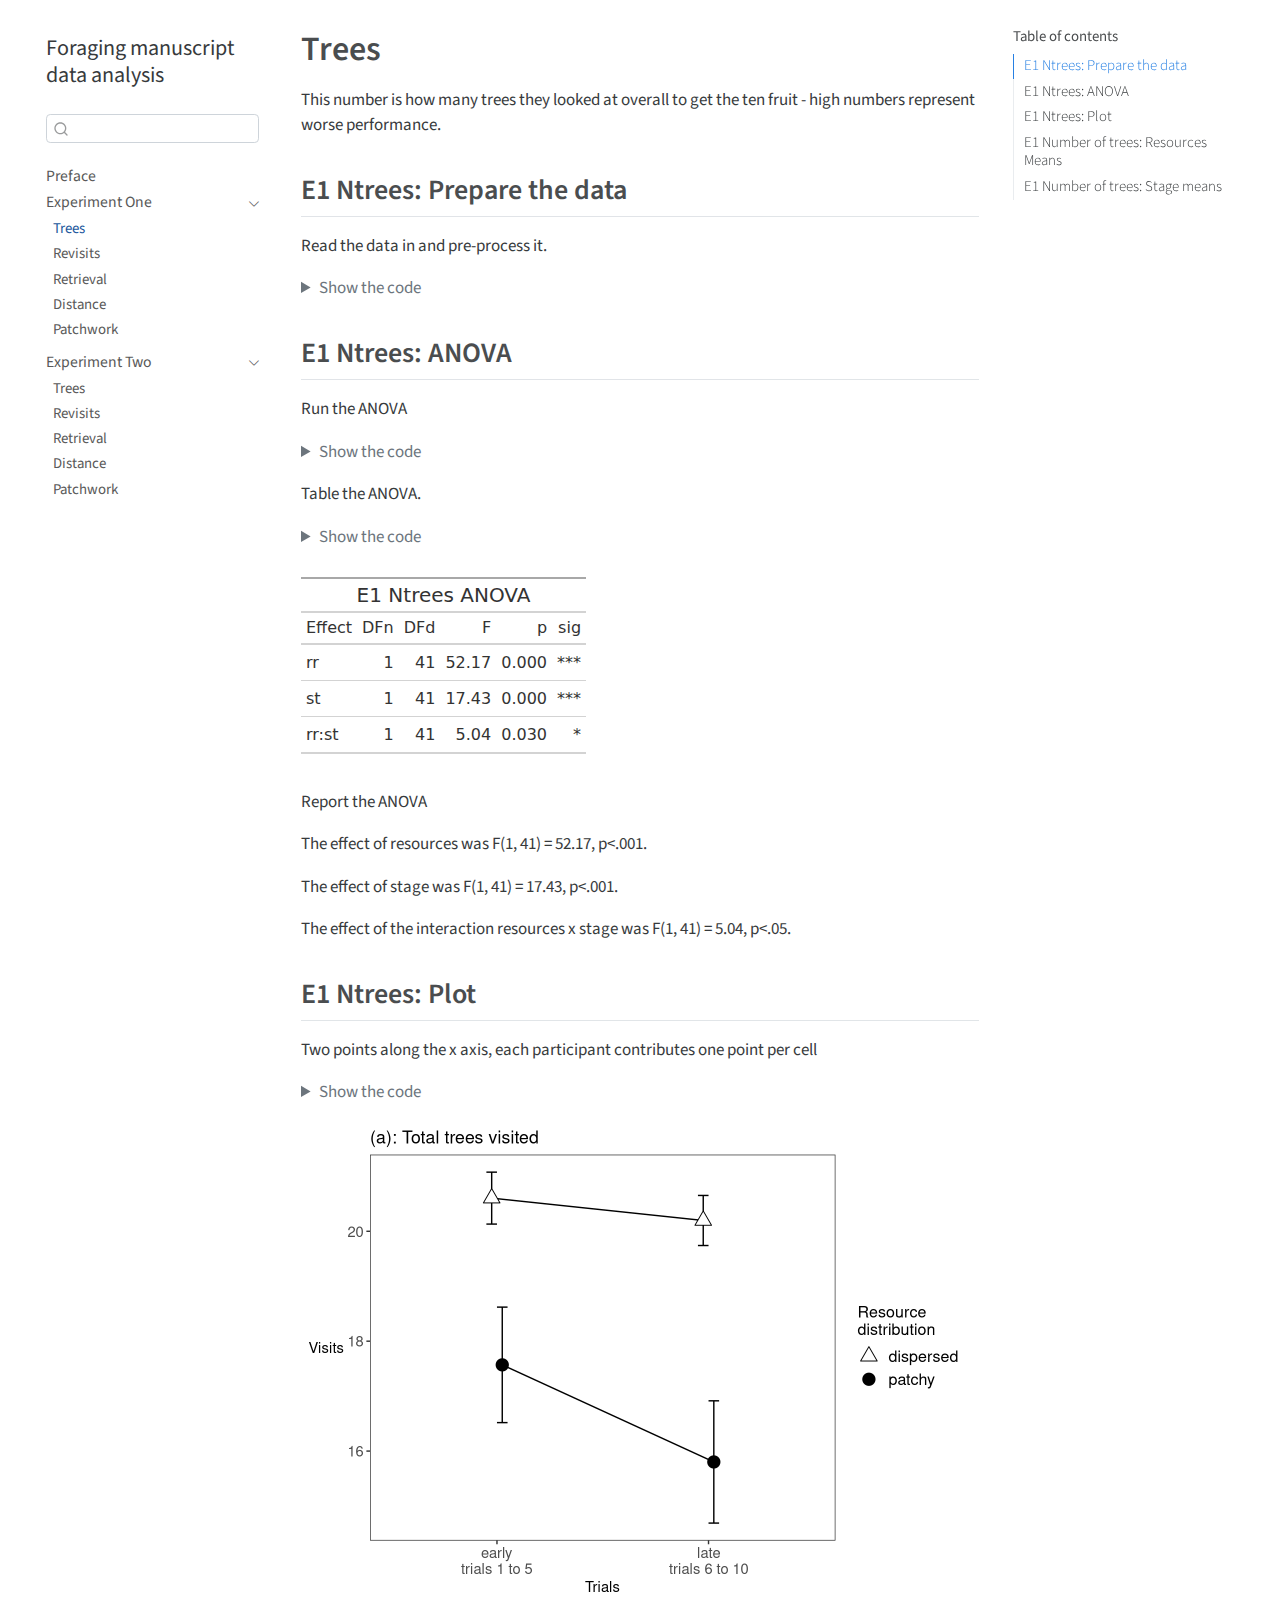
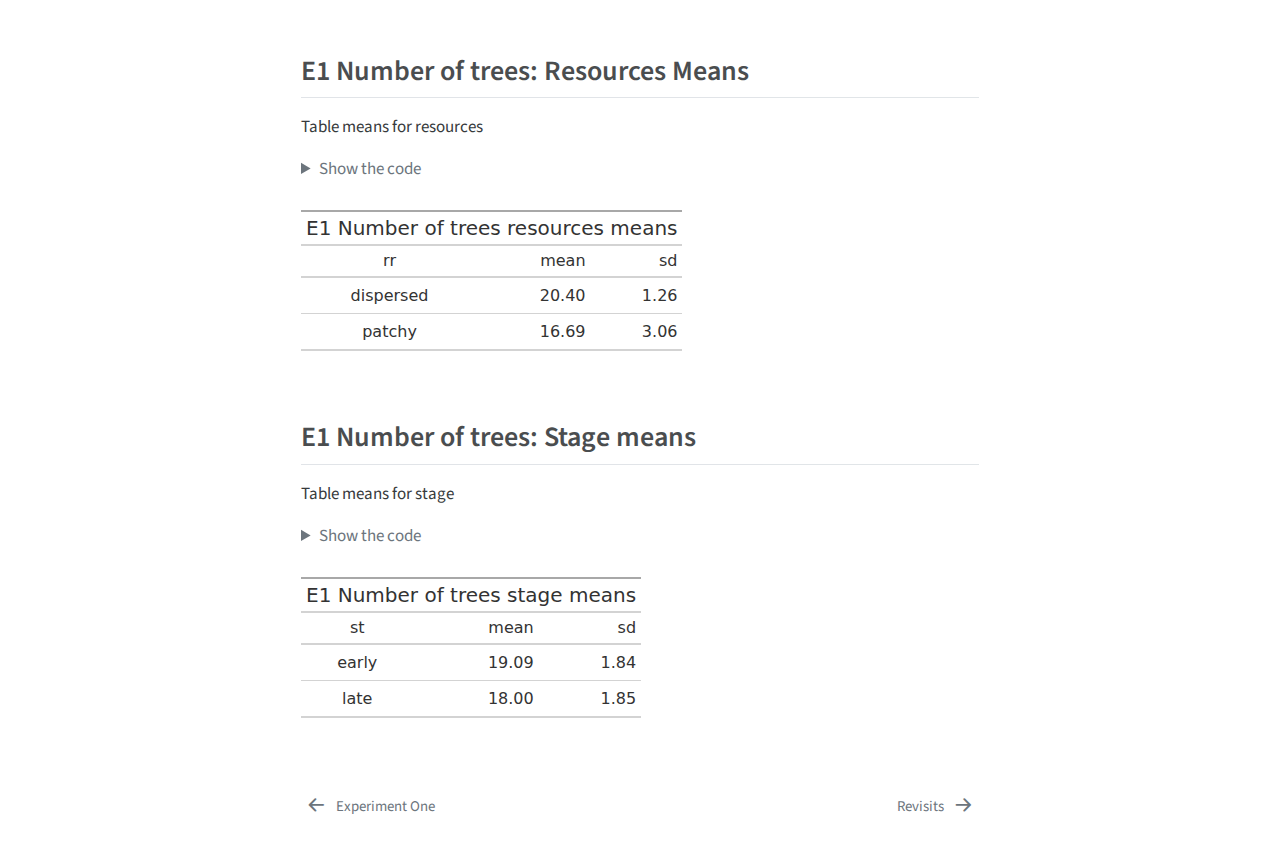
<file: docs/e1-ntrees.html>
<!DOCTYPE html>
<html xmlns="http://www.w3.org/1999/xhtml" lang="en" xml:lang="en"><head>

<meta charset="utf-8">
<meta name="generator" content="quarto-1.3.353">

<meta name="viewport" content="width=device-width, initial-scale=1.0, user-scalable=yes">


<title>Foraging manuscript data analysis - Trees</title>
<style>
code{white-space: pre-wrap;}
span.smallcaps{font-variant: small-caps;}
div.columns{display: flex; gap: min(4vw, 1.5em);}
div.column{flex: auto; overflow-x: auto;}
div.hanging-indent{margin-left: 1.5em; text-indent: -1.5em;}
ul.task-list{list-style: none;}
ul.task-list li input[type="checkbox"] {
  width: 0.8em;
  margin: 0 0.8em 0.2em -1em; /* quarto-specific, see https://github.com/quarto-dev/quarto-cli/issues/4556 */ 
  vertical-align: middle;
}
/* CSS for syntax highlighting */
pre > code.sourceCode { white-space: pre; position: relative; }
pre > code.sourceCode > span { display: inline-block; line-height: 1.25; }
pre > code.sourceCode > span:empty { height: 1.2em; }
.sourceCode { overflow: visible; }
code.sourceCode > span { color: inherit; text-decoration: inherit; }
div.sourceCode { margin: 1em 0; }
pre.sourceCode { margin: 0; }
@media screen {
div.sourceCode { overflow: auto; }
}
@media print {
pre > code.sourceCode { white-space: pre-wrap; }
pre > code.sourceCode > span { text-indent: -5em; padding-left: 5em; }
}
pre.numberSource code
  { counter-reset: source-line 0; }
pre.numberSource code > span
  { position: relative; left: -4em; counter-increment: source-line; }
pre.numberSource code > span > a:first-child::before
  { content: counter(source-line);
    position: relative; left: -1em; text-align: right; vertical-align: baseline;
    border: none; display: inline-block;
    -webkit-touch-callout: none; -webkit-user-select: none;
    -khtml-user-select: none; -moz-user-select: none;
    -ms-user-select: none; user-select: none;
    padding: 0 4px; width: 4em;
  }
pre.numberSource { margin-left: 3em;  padding-left: 4px; }
div.sourceCode
  {   }
@media screen {
pre > code.sourceCode > span > a:first-child::before { text-decoration: underline; }
}
</style>


<script src="site_libs/quarto-nav/quarto-nav.js"></script>
<script src="site_libs/quarto-nav/headroom.min.js"></script>
<script src="site_libs/clipboard/clipboard.min.js"></script>
<script src="site_libs/quarto-search/autocomplete.umd.js"></script>
<script src="site_libs/quarto-search/fuse.min.js"></script>
<script src="site_libs/quarto-search/quarto-search.js"></script>
<meta name="quarto:offset" content="./">
<link href="./e1-nrevisits.html" rel="next">
<link href="./part1.html" rel="prev">
<script src="site_libs/quarto-html/quarto.js"></script>
<script src="site_libs/quarto-html/popper.min.js"></script>
<script src="site_libs/quarto-html/tippy.umd.min.js"></script>
<script src="site_libs/quarto-html/anchor.min.js"></script>
<link href="site_libs/quarto-html/tippy.css" rel="stylesheet">
<link href="site_libs/quarto-html/quarto-syntax-highlighting.css" rel="stylesheet" id="quarto-text-highlighting-styles">
<script src="site_libs/bootstrap/bootstrap.min.js"></script>
<link href="site_libs/bootstrap/bootstrap-icons.css" rel="stylesheet">
<link href="site_libs/bootstrap/bootstrap.min.css" rel="stylesheet" id="quarto-bootstrap" data-mode="light">
<script id="quarto-search-options" type="application/json">{
  "location": "sidebar",
  "copy-button": false,
  "collapse-after": 3,
  "panel-placement": "start",
  "type": "textbox",
  "limit": 20,
  "language": {
    "search-no-results-text": "No results",
    "search-matching-documents-text": "matching documents",
    "search-copy-link-title": "Copy link to search",
    "search-hide-matches-text": "Hide additional matches",
    "search-more-match-text": "more match in this document",
    "search-more-matches-text": "more matches in this document",
    "search-clear-button-title": "Clear",
    "search-detached-cancel-button-title": "Cancel",
    "search-submit-button-title": "Submit"
  }
}</script>


</head>

<body class="nav-sidebar floating">

<div id="quarto-search-results"></div>
  <header id="quarto-header" class="headroom fixed-top">
  <nav class="quarto-secondary-nav">
    <div class="container-fluid d-flex">
      <button type="button" class="quarto-btn-toggle btn" data-bs-toggle="collapse" data-bs-target="#quarto-sidebar,#quarto-sidebar-glass" aria-controls="quarto-sidebar" aria-expanded="false" aria-label="Toggle sidebar navigation" onclick="if (window.quartoToggleHeadroom) { window.quartoToggleHeadroom(); }">
        <i class="bi bi-layout-text-sidebar-reverse"></i>
      </button>
      <nav class="quarto-page-breadcrumbs" aria-label="breadcrumb"><ol class="breadcrumb"><li class="breadcrumb-item"><a href="./part1.html">Experiment One</a></li><li class="breadcrumb-item"><a href="./e1-ntrees.html">Trees</a></li></ol></nav>
      <a class="flex-grow-1" role="button" data-bs-toggle="collapse" data-bs-target="#quarto-sidebar,#quarto-sidebar-glass" aria-controls="quarto-sidebar" aria-expanded="false" aria-label="Toggle sidebar navigation" onclick="if (window.quartoToggleHeadroom) { window.quartoToggleHeadroom(); }">      
      </a>
      <button type="button" class="btn quarto-search-button" aria-label="Search" onclick="window.quartoOpenSearch();">
        <i class="bi bi-search"></i>
      </button>
    </div>
  </nav>
</header>
<!-- content -->
<div id="quarto-content" class="quarto-container page-columns page-rows-contents page-layout-article">
<!-- sidebar -->
  <nav id="quarto-sidebar" class="sidebar collapse collapse-horizontal sidebar-navigation floating overflow-auto">
    <div class="pt-lg-2 mt-2 text-left sidebar-header">
    <div class="sidebar-title mb-0 py-0">
      <a href="./">Foraging manuscript data analysis</a> 
    </div>
      </div>
        <div class="mt-2 flex-shrink-0 align-items-center">
        <div class="sidebar-search">
        <div id="quarto-search" class="" title="Search"></div>
        </div>
        </div>
    <div class="sidebar-menu-container"> 
    <ul class="list-unstyled mt-1">
        <li class="sidebar-item">
  <div class="sidebar-item-container"> 
  <a href="./index.html" class="sidebar-item-text sidebar-link">
 <span class="menu-text">Preface</span></a>
  </div>
</li>
        <li class="sidebar-item sidebar-item-section">
      <div class="sidebar-item-container"> 
            <a href="./part1.html" class="sidebar-item-text sidebar-link">
 <span class="menu-text">Experiment One</span></a>
          <a class="sidebar-item-toggle text-start" data-bs-toggle="collapse" data-bs-target="#quarto-sidebar-section-1" aria-expanded="true" aria-label="Toggle section">
            <i class="bi bi-chevron-right ms-2"></i>
          </a> 
      </div>
      <ul id="quarto-sidebar-section-1" class="collapse list-unstyled sidebar-section depth1 show">  
          <li class="sidebar-item">
  <div class="sidebar-item-container"> 
  <a href="./e1-ntrees.html" class="sidebar-item-text sidebar-link active">
 <span class="menu-text">Trees</span></a>
  </div>
</li>
          <li class="sidebar-item">
  <div class="sidebar-item-container"> 
  <a href="./e1-nrevisits.html" class="sidebar-item-text sidebar-link">
 <span class="menu-text">Revisits</span></a>
  </div>
</li>
          <li class="sidebar-item">
  <div class="sidebar-item-container"> 
  <a href="./e1-retrieval.html" class="sidebar-item-text sidebar-link">
 <span class="menu-text">Retrieval</span></a>
  </div>
</li>
          <li class="sidebar-item">
  <div class="sidebar-item-container"> 
  <a href="./e1-distance.html" class="sidebar-item-text sidebar-link">
 <span class="menu-text">Distance</span></a>
  </div>
</li>
          <li class="sidebar-item">
  <div class="sidebar-item-container"> 
  <a href="./e1-master-plot.html" class="sidebar-item-text sidebar-link">
 <span class="menu-text">Patchwork</span></a>
  </div>
</li>
      </ul>
  </li>
        <li class="sidebar-item sidebar-item-section">
      <div class="sidebar-item-container"> 
            <a href="./part2.html" class="sidebar-item-text sidebar-link">
 <span class="menu-text">Experiment Two</span></a>
          <a class="sidebar-item-toggle text-start" data-bs-toggle="collapse" data-bs-target="#quarto-sidebar-section-2" aria-expanded="true" aria-label="Toggle section">
            <i class="bi bi-chevron-right ms-2"></i>
          </a> 
      </div>
      <ul id="quarto-sidebar-section-2" class="collapse list-unstyled sidebar-section depth1 show">  
          <li class="sidebar-item">
  <div class="sidebar-item-container"> 
  <a href="./e2-ntrees.html" class="sidebar-item-text sidebar-link">
 <span class="menu-text">Trees</span></a>
  </div>
</li>
          <li class="sidebar-item">
  <div class="sidebar-item-container"> 
  <a href="./e2-nrevisits.html" class="sidebar-item-text sidebar-link">
 <span class="menu-text">Revisits</span></a>
  </div>
</li>
          <li class="sidebar-item">
  <div class="sidebar-item-container"> 
  <a href="./e2-retrieval.html" class="sidebar-item-text sidebar-link">
 <span class="menu-text">Retrieval</span></a>
  </div>
</li>
          <li class="sidebar-item">
  <div class="sidebar-item-container"> 
  <a href="./e2-distance.html" class="sidebar-item-text sidebar-link">
 <span class="menu-text">Distance</span></a>
  </div>
</li>
          <li class="sidebar-item">
  <div class="sidebar-item-container"> 
  <a href="./e2-master-plot.html" class="sidebar-item-text sidebar-link">
 <span class="menu-text">Patchwork</span></a>
  </div>
</li>
      </ul>
  </li>
    </ul>
    </div>
</nav>
<div id="quarto-sidebar-glass" data-bs-toggle="collapse" data-bs-target="#quarto-sidebar,#quarto-sidebar-glass"></div>
<!-- margin-sidebar -->
    <div id="quarto-margin-sidebar" class="sidebar margin-sidebar">
        <nav id="TOC" role="doc-toc" class="toc-active">
    <h2 id="toc-title">Table of contents</h2>
   
  <ul>
  <li><a href="#e1-ntrees-prepare-the-data" id="toc-e1-ntrees-prepare-the-data" class="nav-link active" data-scroll-target="#e1-ntrees-prepare-the-data">E1 Ntrees: Prepare the data</a></li>
  <li><a href="#e1-ntrees-anova" id="toc-e1-ntrees-anova" class="nav-link" data-scroll-target="#e1-ntrees-anova">E1 Ntrees: ANOVA</a></li>
  <li><a href="#e1-ntrees-plot" id="toc-e1-ntrees-plot" class="nav-link" data-scroll-target="#e1-ntrees-plot">E1 Ntrees: Plot</a></li>
  <li><a href="#e1-number-of-trees-resources-means" id="toc-e1-number-of-trees-resources-means" class="nav-link" data-scroll-target="#e1-number-of-trees-resources-means">E1 Number of trees: Resources Means</a></li>
  <li><a href="#e1-number-of-trees-stage-means" id="toc-e1-number-of-trees-stage-means" class="nav-link" data-scroll-target="#e1-number-of-trees-stage-means">E1 Number of trees: Stage means</a></li>
  </ul>
</nav>
    </div>
<!-- main -->
<main class="content" id="quarto-document-content">

<header id="title-block-header" class="quarto-title-block default">
<div class="quarto-title">
<h1 class="title">Trees</h1>
</div>



<div class="quarto-title-meta">

    
  
    
  </div>
  

</header>

<p>This number is how many trees they looked at overall to get the ten fruit - high numbers represent worse performance.</p>
<section id="e1-ntrees-prepare-the-data" class="level2">
<h2 class="anchored" data-anchor-id="e1-ntrees-prepare-the-data">E1 Ntrees: Prepare the data</h2>
<p>Read the data in and pre-process it.</p>
<div class="cell">
<details>
<summary>Show the code</summary>
<div class="sourceCode cell-code" id="cb1"><pre class="sourceCode r code-with-copy"><code class="sourceCode r"><span id="cb1-1"><a href="#cb1-1" aria-hidden="true" tabindex="-1"></a>e1 <span class="ot">&lt;-</span> <span class="fu">readRDS</span>(<span class="st">"001-00-e1-data.RDS"</span>)</span>
<span id="cb1-2"><a href="#cb1-2" aria-hidden="true" tabindex="-1"></a></span>
<span id="cb1-3"><a href="#cb1-3" aria-hidden="true" tabindex="-1"></a><span class="co"># remove things from the raw data to make it </span></span>
<span id="cb1-4"><a href="#cb1-4" aria-hidden="true" tabindex="-1"></a><span class="co"># suitable for this particular analysis</span></span>
<span id="cb1-5"><a href="#cb1-5" aria-hidden="true" tabindex="-1"></a></span>
<span id="cb1-6"><a href="#cb1-6" aria-hidden="true" tabindex="-1"></a><span class="co"># remove samples that did not look at a tree</span></span>
<span id="cb1-7"><a href="#cb1-7" aria-hidden="true" tabindex="-1"></a>e1 <span class="ot">&lt;-</span> e1 <span class="sc">%&gt;%</span> <span class="fu">filter</span>(fl<span class="sc">&gt;</span><span class="dv">0</span>)</span>
<span id="cb1-8"><a href="#cb1-8" aria-hidden="true" tabindex="-1"></a></span>
<span id="cb1-9"><a href="#cb1-9" aria-hidden="true" tabindex="-1"></a><span class="co"># remove the second (and any subsequent) *consecutive* duplicates</span></span>
<span id="cb1-10"><a href="#cb1-10" aria-hidden="true" tabindex="-1"></a>e1 <span class="ot">&lt;-</span> e1 <span class="sc">%&gt;%</span> </span>
<span id="cb1-11"><a href="#cb1-11" aria-hidden="true" tabindex="-1"></a>  <span class="fu">group_by</span>(pp, rr, tb) <span class="sc">%&gt;%</span> </span>
<span id="cb1-12"><a href="#cb1-12" aria-hidden="true" tabindex="-1"></a>  <span class="fu">filter</span>(<span class="fu">is.na</span>(tl <span class="sc">!=</span> <span class="fu">lag</span>(tl)) <span class="sc">|</span> tl <span class="sc">!=</span> <span class="fu">lag</span>(tl)) <span class="sc">%&gt;%</span> </span>
<span id="cb1-13"><a href="#cb1-13" aria-hidden="true" tabindex="-1"></a>  <span class="fu">ungroup</span>()</span>
<span id="cb1-14"><a href="#cb1-14" aria-hidden="true" tabindex="-1"></a></span>
<span id="cb1-15"><a href="#cb1-15" aria-hidden="true" tabindex="-1"></a><span class="co"># remove trials where they failed to get 10 fruit</span></span>
<span id="cb1-16"><a href="#cb1-16" aria-hidden="true" tabindex="-1"></a>e1 <span class="ot">&lt;-</span> e1 <span class="sc">%&gt;%</span> </span>
<span id="cb1-17"><a href="#cb1-17" aria-hidden="true" tabindex="-1"></a>  <span class="fu">group_by</span>(pp, rr, tb) <span class="sc">%&gt;%</span> </span>
<span id="cb1-18"><a href="#cb1-18" aria-hidden="true" tabindex="-1"></a>  <span class="fu">mutate</span>(<span class="at">max_fr =</span> <span class="fu">max</span>(fr)) <span class="sc">%&gt;%</span> </span>
<span id="cb1-19"><a href="#cb1-19" aria-hidden="true" tabindex="-1"></a>  <span class="fu">ungroup</span>() <span class="sc">%&gt;%</span> </span>
<span id="cb1-20"><a href="#cb1-20" aria-hidden="true" tabindex="-1"></a>  <span class="fu">filter</span>(max_fr<span class="sc">==</span><span class="dv">10</span>)</span>
<span id="cb1-21"><a href="#cb1-21" aria-hidden="true" tabindex="-1"></a></span>
<span id="cb1-22"><a href="#cb1-22" aria-hidden="true" tabindex="-1"></a><span class="co"># average over tree-visits to get counts for each trial</span></span>
<span id="cb1-23"><a href="#cb1-23" aria-hidden="true" tabindex="-1"></a>ntr.counts <span class="ot">&lt;-</span> e1 <span class="sc">%&gt;%</span> </span>
<span id="cb1-24"><a href="#cb1-24" aria-hidden="true" tabindex="-1"></a>  <span class="fu">select</span>(pp, rr, st, tb, tl) <span class="sc">%&gt;%</span> </span>
<span id="cb1-25"><a href="#cb1-25" aria-hidden="true" tabindex="-1"></a>  <span class="fu">group_by</span>(pp, rr, st, tb) <span class="sc">%&gt;%</span> </span>
<span id="cb1-26"><a href="#cb1-26" aria-hidden="true" tabindex="-1"></a>  <span class="fu">summarise</span>(<span class="at">ntrees=</span><span class="fu">n</span>()) <span class="sc">%&gt;%</span> </span>
<span id="cb1-27"><a href="#cb1-27" aria-hidden="true" tabindex="-1"></a>  <span class="fu">ungroup</span>() <span class="sc">%&gt;%</span> </span>
<span id="cb1-28"><a href="#cb1-28" aria-hidden="true" tabindex="-1"></a>  <span class="fu">mutate</span>(<span class="at">pp=</span><span class="fu">as_factor</span>(pp), <span class="at">rr=</span><span class="fu">as_factor</span>(rr),  <span class="at">st=</span><span class="fu">as_factor</span>(st))</span>
<span id="cb1-29"><a href="#cb1-29" aria-hidden="true" tabindex="-1"></a></span>
<span id="cb1-30"><a href="#cb1-30" aria-hidden="true" tabindex="-1"></a><span class="co"># average over trials to get mean count for each stage</span></span>
<span id="cb1-31"><a href="#cb1-31" aria-hidden="true" tabindex="-1"></a>ntr <span class="ot">&lt;-</span> ntr.counts <span class="sc">%&gt;%</span> </span>
<span id="cb1-32"><a href="#cb1-32" aria-hidden="true" tabindex="-1"></a>  <span class="fu">group_by</span>(pp, rr, st) <span class="sc">%&gt;%</span> </span>
<span id="cb1-33"><a href="#cb1-33" aria-hidden="true" tabindex="-1"></a>  <span class="fu">summarise</span>(<span class="at">mean_ntrees_per_stage=</span><span class="fu">mean</span>(ntrees))</span>
<span id="cb1-34"><a href="#cb1-34" aria-hidden="true" tabindex="-1"></a></span>
<span id="cb1-35"><a href="#cb1-35" aria-hidden="true" tabindex="-1"></a><span class="fu">saveRDS</span>(ntr, <span class="st">"e1_ntrees_plot_data.rds"</span>)</span></code><button title="Copy to Clipboard" class="code-copy-button"><i class="bi"></i></button></pre></div>
</details>
</div>
</section>
<section id="e1-ntrees-anova" class="level2">
<h2 class="anchored" data-anchor-id="e1-ntrees-anova">E1 Ntrees: ANOVA</h2>
<p>Run the ANOVA</p>
<div class="cell">
<details>
<summary>Show the code</summary>
<div class="sourceCode cell-code" id="cb2"><pre class="sourceCode r code-with-copy"><code class="sourceCode r"><span id="cb2-1"><a href="#cb2-1" aria-hidden="true" tabindex="-1"></a><span class="fu">options</span>(<span class="at">contrasts=</span><span class="fu">c</span>(<span class="st">"contr.sum"</span>,<span class="st">"contr.poly"</span>))</span>
<span id="cb2-2"><a href="#cb2-2" aria-hidden="true" tabindex="-1"></a>e1_ntrees_ANOVA <span class="ot">&lt;-</span> </span>
<span id="cb2-3"><a href="#cb2-3" aria-hidden="true" tabindex="-1"></a>  <span class="fu">ezANOVA</span>(<span class="at">data=</span>ntr,</span>
<span id="cb2-4"><a href="#cb2-4" aria-hidden="true" tabindex="-1"></a>          <span class="at">dv=</span>mean_ntrees_per_stage,</span>
<span id="cb2-5"><a href="#cb2-5" aria-hidden="true" tabindex="-1"></a>          <span class="at">wid=</span>pp,</span>
<span id="cb2-6"><a href="#cb2-6" aria-hidden="true" tabindex="-1"></a>          <span class="at">within=</span><span class="fu">c</span>(rr, st),</span>
<span id="cb2-7"><a href="#cb2-7" aria-hidden="true" tabindex="-1"></a>          <span class="at">type=</span><span class="dv">3</span>,</span>
<span id="cb2-8"><a href="#cb2-8" aria-hidden="true" tabindex="-1"></a>          <span class="at">return_aov =</span> <span class="cn">TRUE</span>)</span>
<span id="cb2-9"><a href="#cb2-9" aria-hidden="true" tabindex="-1"></a><span class="cf">if</span>(<span class="st">"Sphericity Corrections"</span> <span class="sc">%in%</span> <span class="fu">names</span>(e1_ntrees_ANOVA)){</span>
<span id="cb2-10"><a href="#cb2-10" aria-hidden="true" tabindex="-1"></a>  corr<span class="ot">=</span><span class="fu">aovSphericityAdjustment</span>(e1_ntrees_ANOVA)<span class="sc">$</span>ANOVA <span class="sc">%&gt;%</span> <span class="fu">tibble</span>()</span>
<span id="cb2-11"><a href="#cb2-11" aria-hidden="true" tabindex="-1"></a>} <span class="cf">else</span> {</span>
<span id="cb2-12"><a href="#cb2-12" aria-hidden="true" tabindex="-1"></a>  corr<span class="ot">=</span>e1_ntrees_ANOVA<span class="sc">$</span>ANOVA <span class="sc">%&gt;%</span> <span class="fu">tibble</span>()  </span>
<span id="cb2-13"><a href="#cb2-13" aria-hidden="true" tabindex="-1"></a>  }</span></code><button title="Copy to Clipboard" class="code-copy-button"><i class="bi"></i></button></pre></div>
</details>
</div>
<p>Table the ANOVA.</p>
<div class="cell">
<details>
<summary>Show the code</summary>
<div class="sourceCode cell-code" id="cb3"><pre class="sourceCode r code-with-copy"><code class="sourceCode r"><span id="cb3-1"><a href="#cb3-1" aria-hidden="true" tabindex="-1"></a><span class="fu">prettify_anova</span>(e1_ntrees_ANOVA, <span class="st">"E1 Ntrees ANOVA"</span>)</span></code><button title="Copy to Clipboard" class="code-copy-button"><i class="bi"></i></button></pre></div>
</details>
<div class="cell-output-display">

<div id="rliramlizu" style="padding-left:0px;padding-right:0px;padding-top:10px;padding-bottom:10px;overflow-x:auto;overflow-y:auto;width:auto;height:auto;">
<style>#rliramlizu table {
  font-family: system-ui, 'Segoe UI', Roboto, Helvetica, Arial, sans-serif, 'Apple Color Emoji', 'Segoe UI Emoji', 'Segoe UI Symbol', 'Noto Color Emoji';
  -webkit-font-smoothing: antialiased;
  -moz-osx-font-smoothing: grayscale;
}

#rliramlizu thead, #rliramlizu tbody, #rliramlizu tfoot, #rliramlizu tr, #rliramlizu td, #rliramlizu th {
  border-style: none;
}

#rliramlizu p {
  margin: 0;
  padding: 0;
}

#rliramlizu .gt_table {
  display: table;
  border-collapse: collapse;
  line-height: normal;
  margin-left: 0;
  margin-right: auto;
  color: #333333;
  font-size: 16px;
  font-weight: normal;
  font-style: normal;
  background-color: #FFFFFF;
  width: auto;
  border-top-style: solid;
  border-top-width: 2px;
  border-top-color: #A8A8A8;
  border-right-style: none;
  border-right-width: 2px;
  border-right-color: #D3D3D3;
  border-bottom-style: solid;
  border-bottom-width: 2px;
  border-bottom-color: #A8A8A8;
  border-left-style: none;
  border-left-width: 2px;
  border-left-color: #D3D3D3;
}

#rliramlizu .gt_caption {
  padding-top: 4px;
  padding-bottom: 4px;
}

#rliramlizu .gt_title {
  color: #333333;
  font-size: 125%;
  font-weight: initial;
  padding-top: 4px;
  padding-bottom: 4px;
  padding-left: 5px;
  padding-right: 5px;
  border-bottom-color: #FFFFFF;
  border-bottom-width: 0;
}

#rliramlizu .gt_subtitle {
  color: #333333;
  font-size: 85%;
  font-weight: initial;
  padding-top: 3px;
  padding-bottom: 5px;
  padding-left: 5px;
  padding-right: 5px;
  border-top-color: #FFFFFF;
  border-top-width: 0;
}

#rliramlizu .gt_heading {
  background-color: #FFFFFF;
  text-align: center;
  border-bottom-color: #FFFFFF;
  border-left-style: none;
  border-left-width: 1px;
  border-left-color: #D3D3D3;
  border-right-style: none;
  border-right-width: 1px;
  border-right-color: #D3D3D3;
}

#rliramlizu .gt_bottom_border {
  border-bottom-style: solid;
  border-bottom-width: 2px;
  border-bottom-color: #D3D3D3;
}

#rliramlizu .gt_col_headings {
  border-top-style: solid;
  border-top-width: 2px;
  border-top-color: #D3D3D3;
  border-bottom-style: solid;
  border-bottom-width: 2px;
  border-bottom-color: #D3D3D3;
  border-left-style: none;
  border-left-width: 1px;
  border-left-color: #D3D3D3;
  border-right-style: none;
  border-right-width: 1px;
  border-right-color: #D3D3D3;
}

#rliramlizu .gt_col_heading {
  color: #333333;
  background-color: #FFFFFF;
  font-size: 100%;
  font-weight: normal;
  text-transform: inherit;
  border-left-style: none;
  border-left-width: 1px;
  border-left-color: #D3D3D3;
  border-right-style: none;
  border-right-width: 1px;
  border-right-color: #D3D3D3;
  vertical-align: bottom;
  padding-top: 5px;
  padding-bottom: 6px;
  padding-left: 5px;
  padding-right: 5px;
  overflow-x: hidden;
}

#rliramlizu .gt_column_spanner_outer {
  color: #333333;
  background-color: #FFFFFF;
  font-size: 100%;
  font-weight: normal;
  text-transform: inherit;
  padding-top: 0;
  padding-bottom: 0;
  padding-left: 4px;
  padding-right: 4px;
}

#rliramlizu .gt_column_spanner_outer:first-child {
  padding-left: 0;
}

#rliramlizu .gt_column_spanner_outer:last-child {
  padding-right: 0;
}

#rliramlizu .gt_column_spanner {
  border-bottom-style: solid;
  border-bottom-width: 2px;
  border-bottom-color: #D3D3D3;
  vertical-align: bottom;
  padding-top: 5px;
  padding-bottom: 5px;
  overflow-x: hidden;
  display: inline-block;
  width: 100%;
}

#rliramlizu .gt_spanner_row {
  border-bottom-style: hidden;
}

#rliramlizu .gt_group_heading {
  padding-top: 8px;
  padding-bottom: 8px;
  padding-left: 5px;
  padding-right: 5px;
  color: #333333;
  background-color: #FFFFFF;
  font-size: 100%;
  font-weight: initial;
  text-transform: inherit;
  border-top-style: solid;
  border-top-width: 2px;
  border-top-color: #D3D3D3;
  border-bottom-style: solid;
  border-bottom-width: 2px;
  border-bottom-color: #D3D3D3;
  border-left-style: none;
  border-left-width: 1px;
  border-left-color: #D3D3D3;
  border-right-style: none;
  border-right-width: 1px;
  border-right-color: #D3D3D3;
  vertical-align: middle;
  text-align: left;
}

#rliramlizu .gt_empty_group_heading {
  padding: 0.5px;
  color: #333333;
  background-color: #FFFFFF;
  font-size: 100%;
  font-weight: initial;
  border-top-style: solid;
  border-top-width: 2px;
  border-top-color: #D3D3D3;
  border-bottom-style: solid;
  border-bottom-width: 2px;
  border-bottom-color: #D3D3D3;
  vertical-align: middle;
}

#rliramlizu .gt_from_md > :first-child {
  margin-top: 0;
}

#rliramlizu .gt_from_md > :last-child {
  margin-bottom: 0;
}

#rliramlizu .gt_row {
  padding-top: 8px;
  padding-bottom: 8px;
  padding-left: 5px;
  padding-right: 5px;
  margin: 10px;
  border-top-style: solid;
  border-top-width: 1px;
  border-top-color: #D3D3D3;
  border-left-style: none;
  border-left-width: 1px;
  border-left-color: #D3D3D3;
  border-right-style: none;
  border-right-width: 1px;
  border-right-color: #D3D3D3;
  vertical-align: middle;
  overflow-x: hidden;
}

#rliramlizu .gt_stub {
  color: #333333;
  background-color: #FFFFFF;
  font-size: 100%;
  font-weight: initial;
  text-transform: inherit;
  border-right-style: solid;
  border-right-width: 2px;
  border-right-color: #D3D3D3;
  padding-left: 5px;
  padding-right: 5px;
}

#rliramlizu .gt_stub_row_group {
  color: #333333;
  background-color: #FFFFFF;
  font-size: 100%;
  font-weight: initial;
  text-transform: inherit;
  border-right-style: solid;
  border-right-width: 2px;
  border-right-color: #D3D3D3;
  padding-left: 5px;
  padding-right: 5px;
  vertical-align: top;
}

#rliramlizu .gt_row_group_first td {
  border-top-width: 2px;
}

#rliramlizu .gt_row_group_first th {
  border-top-width: 2px;
}

#rliramlizu .gt_summary_row {
  color: #333333;
  background-color: #FFFFFF;
  text-transform: inherit;
  padding-top: 8px;
  padding-bottom: 8px;
  padding-left: 5px;
  padding-right: 5px;
}

#rliramlizu .gt_first_summary_row {
  border-top-style: solid;
  border-top-color: #D3D3D3;
}

#rliramlizu .gt_first_summary_row.thick {
  border-top-width: 2px;
}

#rliramlizu .gt_last_summary_row {
  padding-top: 8px;
  padding-bottom: 8px;
  padding-left: 5px;
  padding-right: 5px;
  border-bottom-style: solid;
  border-bottom-width: 2px;
  border-bottom-color: #D3D3D3;
}

#rliramlizu .gt_grand_summary_row {
  color: #333333;
  background-color: #FFFFFF;
  text-transform: inherit;
  padding-top: 8px;
  padding-bottom: 8px;
  padding-left: 5px;
  padding-right: 5px;
}

#rliramlizu .gt_first_grand_summary_row {
  padding-top: 8px;
  padding-bottom: 8px;
  padding-left: 5px;
  padding-right: 5px;
  border-top-style: double;
  border-top-width: 6px;
  border-top-color: #D3D3D3;
}

#rliramlizu .gt_last_grand_summary_row_top {
  padding-top: 8px;
  padding-bottom: 8px;
  padding-left: 5px;
  padding-right: 5px;
  border-bottom-style: double;
  border-bottom-width: 6px;
  border-bottom-color: #D3D3D3;
}

#rliramlizu .gt_striped {
  background-color: rgba(128, 128, 128, 0.05);
}

#rliramlizu .gt_table_body {
  border-top-style: solid;
  border-top-width: 2px;
  border-top-color: #D3D3D3;
  border-bottom-style: solid;
  border-bottom-width: 2px;
  border-bottom-color: #D3D3D3;
}

#rliramlizu .gt_footnotes {
  color: #333333;
  background-color: #FFFFFF;
  border-bottom-style: none;
  border-bottom-width: 2px;
  border-bottom-color: #D3D3D3;
  border-left-style: none;
  border-left-width: 2px;
  border-left-color: #D3D3D3;
  border-right-style: none;
  border-right-width: 2px;
  border-right-color: #D3D3D3;
}

#rliramlizu .gt_footnote {
  margin: 0px;
  font-size: 90%;
  padding-top: 4px;
  padding-bottom: 4px;
  padding-left: 5px;
  padding-right: 5px;
}

#rliramlizu .gt_sourcenotes {
  color: #333333;
  background-color: #FFFFFF;
  border-bottom-style: none;
  border-bottom-width: 2px;
  border-bottom-color: #D3D3D3;
  border-left-style: none;
  border-left-width: 2px;
  border-left-color: #D3D3D3;
  border-right-style: none;
  border-right-width: 2px;
  border-right-color: #D3D3D3;
}

#rliramlizu .gt_sourcenote {
  font-size: 90%;
  padding-top: 4px;
  padding-bottom: 4px;
  padding-left: 5px;
  padding-right: 5px;
}

#rliramlizu .gt_left {
  text-align: left;
}

#rliramlizu .gt_center {
  text-align: center;
}

#rliramlizu .gt_right {
  text-align: right;
  font-variant-numeric: tabular-nums;
}

#rliramlizu .gt_font_normal {
  font-weight: normal;
}

#rliramlizu .gt_font_bold {
  font-weight: bold;
}

#rliramlizu .gt_font_italic {
  font-style: italic;
}

#rliramlizu .gt_super {
  font-size: 65%;
}

#rliramlizu .gt_footnote_marks {
  font-size: 75%;
  vertical-align: 0.4em;
  position: initial;
}

#rliramlizu .gt_asterisk {
  font-size: 100%;
  vertical-align: 0;
}

#rliramlizu .gt_indent_1 {
  text-indent: 5px;
}

#rliramlizu .gt_indent_2 {
  text-indent: 10px;
}

#rliramlizu .gt_indent_3 {
  text-indent: 15px;
}

#rliramlizu .gt_indent_4 {
  text-indent: 20px;
}

#rliramlizu .gt_indent_5 {
  text-indent: 25px;
}
</style>
<table class="gt_table" data-quarto-disable-processing="false" data-quarto-bootstrap="false">
  <thead>
    <tr class="gt_heading">
      <td colspan="6" class="gt_heading gt_title gt_font_normal gt_bottom_border" style="">E1 Ntrees ANOVA</td>
    </tr>
    
    <tr class="gt_col_headings">
      <th class="gt_col_heading gt_columns_bottom_border gt_left" rowspan="1" colspan="1" scope="col" id="Effect">Effect</th>
      <th class="gt_col_heading gt_columns_bottom_border gt_right" rowspan="1" colspan="1" scope="col" id="DFn">DFn</th>
      <th class="gt_col_heading gt_columns_bottom_border gt_right" rowspan="1" colspan="1" scope="col" id="DFd">DFd</th>
      <th class="gt_col_heading gt_columns_bottom_border gt_right" rowspan="1" colspan="1" scope="col" id="F">F</th>
      <th class="gt_col_heading gt_columns_bottom_border gt_right" rowspan="1" colspan="1" scope="col" id="p">p</th>
      <th class="gt_col_heading gt_columns_bottom_border gt_right" rowspan="1" colspan="1" scope="col" id="sig">sig</th>
    </tr>
  </thead>
  <tbody class="gt_table_body">
    <tr><td headers="Effect" class="gt_row gt_left">rr</td>
<td headers="DFn" class="gt_row gt_right">1</td>
<td headers="DFd" class="gt_row gt_right">41</td>
<td headers="F" class="gt_row gt_right">52.17</td>
<td headers="p" class="gt_row gt_right">0.000</td>
<td headers="sig" class="gt_row gt_right">***</td></tr>
    <tr><td headers="Effect" class="gt_row gt_left">st</td>
<td headers="DFn" class="gt_row gt_right">1</td>
<td headers="DFd" class="gt_row gt_right">41</td>
<td headers="F" class="gt_row gt_right">17.43</td>
<td headers="p" class="gt_row gt_right">0.000</td>
<td headers="sig" class="gt_row gt_right">***</td></tr>
    <tr><td headers="Effect" class="gt_row gt_left">rr:st</td>
<td headers="DFn" class="gt_row gt_right">1</td>
<td headers="DFd" class="gt_row gt_right">41</td>
<td headers="F" class="gt_row gt_right"> 5.04</td>
<td headers="p" class="gt_row gt_right">0.030</td>
<td headers="sig" class="gt_row gt_right">*</td></tr>
  </tbody>
  
  
</table>
</div>
</div>
</div>
<p>Report the ANOVA</p>
<p>The effect of resources was F(1, 41) = 52.17, p&lt;.001.</p>
<p>The effect of stage was F(1, 41) = 17.43, p&lt;.001.</p>
<p>The effect of the interaction resources x stage was F(1, 41) = 5.04, p&lt;.05.</p>
</section>
<section id="e1-ntrees-plot" class="level2">
<h2 class="anchored" data-anchor-id="e1-ntrees-plot">E1 Ntrees: Plot</h2>
<p>Two points along the x axis, each participant contributes one point per cell</p>
<div class="cell">
<details>
<summary>Show the code</summary>
<div class="sourceCode cell-code" id="cb4"><pre class="sourceCode r code-with-copy"><code class="sourceCode r"><span id="cb4-1"><a href="#cb4-1" aria-hidden="true" tabindex="-1"></a><span class="fu">ggplot</span>(<span class="at">data=</span>ntr, <span class="fu">aes</span>(<span class="at">x=</span>st, <span class="at">y=</span>mean_ntrees_per_stage, <span class="at">group=</span>rr, <span class="at">pch=</span>rr, <span class="at">fill=</span>rr)</span>
<span id="cb4-2"><a href="#cb4-2" aria-hidden="true" tabindex="-1"></a>) <span class="sc">+</span></span>
<span id="cb4-3"><a href="#cb4-3" aria-hidden="true" tabindex="-1"></a>  my_fgms_theme<span class="sc">+</span></span>
<span id="cb4-4"><a href="#cb4-4" aria-hidden="true" tabindex="-1"></a>  <span class="fu">ggtitle</span>(<span class="st">"(a): Total trees visited"</span>)<span class="sc">+</span></span>
<span id="cb4-5"><a href="#cb4-5" aria-hidden="true" tabindex="-1"></a>  <span class="fu">ylab</span>(<span class="st">"Visits"</span>)<span class="sc">+</span></span>
<span id="cb4-6"><a href="#cb4-6" aria-hidden="true" tabindex="-1"></a>  <span class="fu">xlab</span>(<span class="st">"Trials"</span>)<span class="sc">+</span></span>
<span id="cb4-7"><a href="#cb4-7" aria-hidden="true" tabindex="-1"></a>  <span class="fu">scale_fill_manual</span>(<span class="at">name=</span><span class="st">"Resource</span><span class="sc">\n</span><span class="st">distribution"</span>,<span class="at">values=</span><span class="fu">c</span>(<span class="st">"white"</span>, <span class="st">"black"</span>)) <span class="sc">+</span></span>
<span id="cb4-8"><a href="#cb4-8" aria-hidden="true" tabindex="-1"></a>  <span class="fu">scale_shape_manual</span>(<span class="at">name=</span><span class="st">"Resource</span><span class="sc">\n</span><span class="st">distribution"</span>,<span class="at">values=</span><span class="fu">c</span>(<span class="dv">24</span>,<span class="dv">19</span>)) <span class="sc">+</span></span>
<span id="cb4-9"><a href="#cb4-9" aria-hidden="true" tabindex="-1"></a>  <span class="fu">stat_summary</span>(<span class="at">fun.data =</span> mean_cl_normal, <span class="at">geom =</span> <span class="st">"errorbar"</span>, <span class="at">width=</span><span class="fl">0.1</span>, <span class="at">position=</span>pd) <span class="sc">+</span></span>
<span id="cb4-10"><a href="#cb4-10" aria-hidden="true" tabindex="-1"></a>  <span class="fu">stat_summary</span>(<span class="at">fun =</span> mean, <span class="at">geom =</span> <span class="st">"line"</span>, <span class="at">position=</span>pd) <span class="sc">+</span> </span>
<span id="cb4-11"><a href="#cb4-11" aria-hidden="true" tabindex="-1"></a>  <span class="fu">stat_summary</span>(<span class="at">fun =</span> mean, <span class="at">geom =</span> <span class="st">"point"</span>, <span class="at">size=</span><span class="dv">4</span>, <span class="at">position=</span>pd)<span class="sc">+</span></span>
<span id="cb4-12"><a href="#cb4-12" aria-hidden="true" tabindex="-1"></a>  <span class="fu">scale_x_discrete</span>(<span class="at">labels=</span><span class="fu">c</span>(<span class="st">"early</span><span class="sc">\n</span><span class="st">trials 1 to 5"</span>, <span class="st">"late</span><span class="sc">\n</span><span class="st">trials 6 to 10"</span>))</span></code><button title="Copy to Clipboard" class="code-copy-button"><i class="bi"></i></button></pre></div>
</details>
<div class="cell-output-display">
<p><img src="e1_figures/e1_ntrees_plot-1.png" class="img-fluid" width="672"></p>
</div>
</div>
</section>
<section id="e1-number-of-trees-resources-means" class="level2">
<h2 class="anchored" data-anchor-id="e1-number-of-trees-resources-means">E1 Number of trees: Resources Means</h2>
<p>Table means for resources</p>
<div class="cell">
<details>
<summary>Show the code</summary>
<div class="sourceCode cell-code" id="cb5"><pre class="sourceCode r code-with-copy"><code class="sourceCode r"><span id="cb5-1"><a href="#cb5-1" aria-hidden="true" tabindex="-1"></a>rrpremeans <span class="ot">=</span> ntr <span class="sc">%&gt;%</span> <span class="fu">group_by</span>(rr, pp, st) <span class="sc">%&gt;%</span></span>
<span id="cb5-2"><a href="#cb5-2" aria-hidden="true" tabindex="-1"></a>  <span class="fu">summarise</span>(<span class="at">mu=</span><span class="fu">mean</span>(mean_ntrees_per_stage)) <span class="sc">%&gt;%</span> </span>
<span id="cb5-3"><a href="#cb5-3" aria-hidden="true" tabindex="-1"></a>  <span class="fu">summarise</span>(<span class="at">mu=</span><span class="fu">mean</span>(mu)) </span>
<span id="cb5-4"><a href="#cb5-4" aria-hidden="true" tabindex="-1"></a>rrmeans <span class="ot">&lt;-</span> rrpremeans <span class="sc">%&gt;%</span> </span>
<span id="cb5-5"><a href="#cb5-5" aria-hidden="true" tabindex="-1"></a>  <span class="fu">summarise</span>(<span class="at">mean=</span><span class="fu">mean</span>(mu), <span class="at">sd=</span><span class="fu">sd</span>(mu))</span>
<span id="cb5-6"><a href="#cb5-6" aria-hidden="true" tabindex="-1"></a><span class="fu">prettify_means</span>(rrmeans, <span class="st">"E1 Number of trees resources means"</span>)</span></code><button title="Copy to Clipboard" class="code-copy-button"><i class="bi"></i></button></pre></div>
</details>
<div class="cell-output-display">

<div id="xcdazlkypg" style="padding-left:0px;padding-right:0px;padding-top:10px;padding-bottom:10px;overflow-x:auto;overflow-y:auto;width:auto;height:auto;">
<style>#xcdazlkypg table {
  font-family: system-ui, 'Segoe UI', Roboto, Helvetica, Arial, sans-serif, 'Apple Color Emoji', 'Segoe UI Emoji', 'Segoe UI Symbol', 'Noto Color Emoji';
  -webkit-font-smoothing: antialiased;
  -moz-osx-font-smoothing: grayscale;
}

#xcdazlkypg thead, #xcdazlkypg tbody, #xcdazlkypg tfoot, #xcdazlkypg tr, #xcdazlkypg td, #xcdazlkypg th {
  border-style: none;
}

#xcdazlkypg p {
  margin: 0;
  padding: 0;
}

#xcdazlkypg .gt_table {
  display: table;
  border-collapse: collapse;
  line-height: normal;
  margin-left: 0;
  margin-right: auto;
  color: #333333;
  font-size: 16px;
  font-weight: normal;
  font-style: normal;
  background-color: #FFFFFF;
  width: auto;
  border-top-style: solid;
  border-top-width: 2px;
  border-top-color: #A8A8A8;
  border-right-style: none;
  border-right-width: 2px;
  border-right-color: #D3D3D3;
  border-bottom-style: solid;
  border-bottom-width: 2px;
  border-bottom-color: #A8A8A8;
  border-left-style: none;
  border-left-width: 2px;
  border-left-color: #D3D3D3;
}

#xcdazlkypg .gt_caption {
  padding-top: 4px;
  padding-bottom: 4px;
}

#xcdazlkypg .gt_title {
  color: #333333;
  font-size: 125%;
  font-weight: initial;
  padding-top: 4px;
  padding-bottom: 4px;
  padding-left: 5px;
  padding-right: 5px;
  border-bottom-color: #FFFFFF;
  border-bottom-width: 0;
}

#xcdazlkypg .gt_subtitle {
  color: #333333;
  font-size: 85%;
  font-weight: initial;
  padding-top: 3px;
  padding-bottom: 5px;
  padding-left: 5px;
  padding-right: 5px;
  border-top-color: #FFFFFF;
  border-top-width: 0;
}

#xcdazlkypg .gt_heading {
  background-color: #FFFFFF;
  text-align: center;
  border-bottom-color: #FFFFFF;
  border-left-style: none;
  border-left-width: 1px;
  border-left-color: #D3D3D3;
  border-right-style: none;
  border-right-width: 1px;
  border-right-color: #D3D3D3;
}

#xcdazlkypg .gt_bottom_border {
  border-bottom-style: solid;
  border-bottom-width: 2px;
  border-bottom-color: #D3D3D3;
}

#xcdazlkypg .gt_col_headings {
  border-top-style: solid;
  border-top-width: 2px;
  border-top-color: #D3D3D3;
  border-bottom-style: solid;
  border-bottom-width: 2px;
  border-bottom-color: #D3D3D3;
  border-left-style: none;
  border-left-width: 1px;
  border-left-color: #D3D3D3;
  border-right-style: none;
  border-right-width: 1px;
  border-right-color: #D3D3D3;
}

#xcdazlkypg .gt_col_heading {
  color: #333333;
  background-color: #FFFFFF;
  font-size: 100%;
  font-weight: normal;
  text-transform: inherit;
  border-left-style: none;
  border-left-width: 1px;
  border-left-color: #D3D3D3;
  border-right-style: none;
  border-right-width: 1px;
  border-right-color: #D3D3D3;
  vertical-align: bottom;
  padding-top: 5px;
  padding-bottom: 6px;
  padding-left: 5px;
  padding-right: 5px;
  overflow-x: hidden;
}

#xcdazlkypg .gt_column_spanner_outer {
  color: #333333;
  background-color: #FFFFFF;
  font-size: 100%;
  font-weight: normal;
  text-transform: inherit;
  padding-top: 0;
  padding-bottom: 0;
  padding-left: 4px;
  padding-right: 4px;
}

#xcdazlkypg .gt_column_spanner_outer:first-child {
  padding-left: 0;
}

#xcdazlkypg .gt_column_spanner_outer:last-child {
  padding-right: 0;
}

#xcdazlkypg .gt_column_spanner {
  border-bottom-style: solid;
  border-bottom-width: 2px;
  border-bottom-color: #D3D3D3;
  vertical-align: bottom;
  padding-top: 5px;
  padding-bottom: 5px;
  overflow-x: hidden;
  display: inline-block;
  width: 100%;
}

#xcdazlkypg .gt_spanner_row {
  border-bottom-style: hidden;
}

#xcdazlkypg .gt_group_heading {
  padding-top: 8px;
  padding-bottom: 8px;
  padding-left: 5px;
  padding-right: 5px;
  color: #333333;
  background-color: #FFFFFF;
  font-size: 100%;
  font-weight: initial;
  text-transform: inherit;
  border-top-style: solid;
  border-top-width: 2px;
  border-top-color: #D3D3D3;
  border-bottom-style: solid;
  border-bottom-width: 2px;
  border-bottom-color: #D3D3D3;
  border-left-style: none;
  border-left-width: 1px;
  border-left-color: #D3D3D3;
  border-right-style: none;
  border-right-width: 1px;
  border-right-color: #D3D3D3;
  vertical-align: middle;
  text-align: left;
}

#xcdazlkypg .gt_empty_group_heading {
  padding: 0.5px;
  color: #333333;
  background-color: #FFFFFF;
  font-size: 100%;
  font-weight: initial;
  border-top-style: solid;
  border-top-width: 2px;
  border-top-color: #D3D3D3;
  border-bottom-style: solid;
  border-bottom-width: 2px;
  border-bottom-color: #D3D3D3;
  vertical-align: middle;
}

#xcdazlkypg .gt_from_md > :first-child {
  margin-top: 0;
}

#xcdazlkypg .gt_from_md > :last-child {
  margin-bottom: 0;
}

#xcdazlkypg .gt_row {
  padding-top: 8px;
  padding-bottom: 8px;
  padding-left: 5px;
  padding-right: 5px;
  margin: 10px;
  border-top-style: solid;
  border-top-width: 1px;
  border-top-color: #D3D3D3;
  border-left-style: none;
  border-left-width: 1px;
  border-left-color: #D3D3D3;
  border-right-style: none;
  border-right-width: 1px;
  border-right-color: #D3D3D3;
  vertical-align: middle;
  overflow-x: hidden;
}

#xcdazlkypg .gt_stub {
  color: #333333;
  background-color: #FFFFFF;
  font-size: 100%;
  font-weight: initial;
  text-transform: inherit;
  border-right-style: solid;
  border-right-width: 2px;
  border-right-color: #D3D3D3;
  padding-left: 5px;
  padding-right: 5px;
}

#xcdazlkypg .gt_stub_row_group {
  color: #333333;
  background-color: #FFFFFF;
  font-size: 100%;
  font-weight: initial;
  text-transform: inherit;
  border-right-style: solid;
  border-right-width: 2px;
  border-right-color: #D3D3D3;
  padding-left: 5px;
  padding-right: 5px;
  vertical-align: top;
}

#xcdazlkypg .gt_row_group_first td {
  border-top-width: 2px;
}

#xcdazlkypg .gt_row_group_first th {
  border-top-width: 2px;
}

#xcdazlkypg .gt_summary_row {
  color: #333333;
  background-color: #FFFFFF;
  text-transform: inherit;
  padding-top: 8px;
  padding-bottom: 8px;
  padding-left: 5px;
  padding-right: 5px;
}

#xcdazlkypg .gt_first_summary_row {
  border-top-style: solid;
  border-top-color: #D3D3D3;
}

#xcdazlkypg .gt_first_summary_row.thick {
  border-top-width: 2px;
}

#xcdazlkypg .gt_last_summary_row {
  padding-top: 8px;
  padding-bottom: 8px;
  padding-left: 5px;
  padding-right: 5px;
  border-bottom-style: solid;
  border-bottom-width: 2px;
  border-bottom-color: #D3D3D3;
}

#xcdazlkypg .gt_grand_summary_row {
  color: #333333;
  background-color: #FFFFFF;
  text-transform: inherit;
  padding-top: 8px;
  padding-bottom: 8px;
  padding-left: 5px;
  padding-right: 5px;
}

#xcdazlkypg .gt_first_grand_summary_row {
  padding-top: 8px;
  padding-bottom: 8px;
  padding-left: 5px;
  padding-right: 5px;
  border-top-style: double;
  border-top-width: 6px;
  border-top-color: #D3D3D3;
}

#xcdazlkypg .gt_last_grand_summary_row_top {
  padding-top: 8px;
  padding-bottom: 8px;
  padding-left: 5px;
  padding-right: 5px;
  border-bottom-style: double;
  border-bottom-width: 6px;
  border-bottom-color: #D3D3D3;
}

#xcdazlkypg .gt_striped {
  background-color: rgba(128, 128, 128, 0.05);
}

#xcdazlkypg .gt_table_body {
  border-top-style: solid;
  border-top-width: 2px;
  border-top-color: #D3D3D3;
  border-bottom-style: solid;
  border-bottom-width: 2px;
  border-bottom-color: #D3D3D3;
}

#xcdazlkypg .gt_footnotes {
  color: #333333;
  background-color: #FFFFFF;
  border-bottom-style: none;
  border-bottom-width: 2px;
  border-bottom-color: #D3D3D3;
  border-left-style: none;
  border-left-width: 2px;
  border-left-color: #D3D3D3;
  border-right-style: none;
  border-right-width: 2px;
  border-right-color: #D3D3D3;
}

#xcdazlkypg .gt_footnote {
  margin: 0px;
  font-size: 90%;
  padding-top: 4px;
  padding-bottom: 4px;
  padding-left: 5px;
  padding-right: 5px;
}

#xcdazlkypg .gt_sourcenotes {
  color: #333333;
  background-color: #FFFFFF;
  border-bottom-style: none;
  border-bottom-width: 2px;
  border-bottom-color: #D3D3D3;
  border-left-style: none;
  border-left-width: 2px;
  border-left-color: #D3D3D3;
  border-right-style: none;
  border-right-width: 2px;
  border-right-color: #D3D3D3;
}

#xcdazlkypg .gt_sourcenote {
  font-size: 90%;
  padding-top: 4px;
  padding-bottom: 4px;
  padding-left: 5px;
  padding-right: 5px;
}

#xcdazlkypg .gt_left {
  text-align: left;
}

#xcdazlkypg .gt_center {
  text-align: center;
}

#xcdazlkypg .gt_right {
  text-align: right;
  font-variant-numeric: tabular-nums;
}

#xcdazlkypg .gt_font_normal {
  font-weight: normal;
}

#xcdazlkypg .gt_font_bold {
  font-weight: bold;
}

#xcdazlkypg .gt_font_italic {
  font-style: italic;
}

#xcdazlkypg .gt_super {
  font-size: 65%;
}

#xcdazlkypg .gt_footnote_marks {
  font-size: 75%;
  vertical-align: 0.4em;
  position: initial;
}

#xcdazlkypg .gt_asterisk {
  font-size: 100%;
  vertical-align: 0;
}

#xcdazlkypg .gt_indent_1 {
  text-indent: 5px;
}

#xcdazlkypg .gt_indent_2 {
  text-indent: 10px;
}

#xcdazlkypg .gt_indent_3 {
  text-indent: 15px;
}

#xcdazlkypg .gt_indent_4 {
  text-indent: 20px;
}

#xcdazlkypg .gt_indent_5 {
  text-indent: 25px;
}
</style>
<table class="gt_table" data-quarto-disable-processing="false" data-quarto-bootstrap="false">
  <thead>
    <tr class="gt_heading">
      <td colspan="3" class="gt_heading gt_title gt_font_normal gt_bottom_border" style="">E1 Number of trees resources means</td>
    </tr>
    
    <tr class="gt_col_headings">
      <th class="gt_col_heading gt_columns_bottom_border gt_center" rowspan="1" colspan="1" scope="col" id="rr">rr</th>
      <th class="gt_col_heading gt_columns_bottom_border gt_right" rowspan="1" colspan="1" scope="col" id="mean">mean</th>
      <th class="gt_col_heading gt_columns_bottom_border gt_right" rowspan="1" colspan="1" scope="col" id="sd">sd</th>
    </tr>
  </thead>
  <tbody class="gt_table_body">
    <tr><td headers="rr" class="gt_row gt_center">dispersed</td>
<td headers="mean" class="gt_row gt_right">20.40</td>
<td headers="sd" class="gt_row gt_right">1.26</td></tr>
    <tr><td headers="rr" class="gt_row gt_center">patchy</td>
<td headers="mean" class="gt_row gt_right">16.69</td>
<td headers="sd" class="gt_row gt_right">3.06</td></tr>
  </tbody>
  
  
</table>
</div>
</div>
</div>
</section>
<section id="e1-number-of-trees-stage-means" class="level2">
<h2 class="anchored" data-anchor-id="e1-number-of-trees-stage-means">E1 Number of trees: Stage means</h2>
<p>Table means for stage</p>
<div class="cell">
<details>
<summary>Show the code</summary>
<div class="sourceCode cell-code" id="cb6"><pre class="sourceCode r code-with-copy"><code class="sourceCode r"><span id="cb6-1"><a href="#cb6-1" aria-hidden="true" tabindex="-1"></a>frpremeans <span class="ot">=</span> ntr <span class="sc">%&gt;%</span> <span class="fu">group_by</span>(st, pp, rr) <span class="sc">%&gt;%</span></span>
<span id="cb6-2"><a href="#cb6-2" aria-hidden="true" tabindex="-1"></a>  <span class="fu">summarise</span>(<span class="at">mu=</span><span class="fu">mean</span>(mean_ntrees_per_stage)) <span class="sc">%&gt;%</span> </span>
<span id="cb6-3"><a href="#cb6-3" aria-hidden="true" tabindex="-1"></a>  <span class="fu">summarise</span>(<span class="at">mu=</span><span class="fu">mean</span>(mu))  </span>
<span id="cb6-4"><a href="#cb6-4" aria-hidden="true" tabindex="-1"></a>frmeans <span class="ot">&lt;-</span> frpremeans <span class="sc">%&gt;%</span> </span>
<span id="cb6-5"><a href="#cb6-5" aria-hidden="true" tabindex="-1"></a>  <span class="fu">summarise</span>(<span class="at">mean=</span><span class="fu">mean</span>(mu), <span class="at">sd=</span><span class="fu">sd</span>(mu))</span>
<span id="cb6-6"><a href="#cb6-6" aria-hidden="true" tabindex="-1"></a><span class="fu">prettify_means</span>(frmeans, <span class="st">"E1 Number of trees stage means"</span>)</span></code><button title="Copy to Clipboard" class="code-copy-button"><i class="bi"></i></button></pre></div>
</details>
<div class="cell-output-display">

<div id="boambcjjnu" style="padding-left:0px;padding-right:0px;padding-top:10px;padding-bottom:10px;overflow-x:auto;overflow-y:auto;width:auto;height:auto;">
<style>#boambcjjnu table {
  font-family: system-ui, 'Segoe UI', Roboto, Helvetica, Arial, sans-serif, 'Apple Color Emoji', 'Segoe UI Emoji', 'Segoe UI Symbol', 'Noto Color Emoji';
  -webkit-font-smoothing: antialiased;
  -moz-osx-font-smoothing: grayscale;
}

#boambcjjnu thead, #boambcjjnu tbody, #boambcjjnu tfoot, #boambcjjnu tr, #boambcjjnu td, #boambcjjnu th {
  border-style: none;
}

#boambcjjnu p {
  margin: 0;
  padding: 0;
}

#boambcjjnu .gt_table {
  display: table;
  border-collapse: collapse;
  line-height: normal;
  margin-left: 0;
  margin-right: auto;
  color: #333333;
  font-size: 16px;
  font-weight: normal;
  font-style: normal;
  background-color: #FFFFFF;
  width: auto;
  border-top-style: solid;
  border-top-width: 2px;
  border-top-color: #A8A8A8;
  border-right-style: none;
  border-right-width: 2px;
  border-right-color: #D3D3D3;
  border-bottom-style: solid;
  border-bottom-width: 2px;
  border-bottom-color: #A8A8A8;
  border-left-style: none;
  border-left-width: 2px;
  border-left-color: #D3D3D3;
}

#boambcjjnu .gt_caption {
  padding-top: 4px;
  padding-bottom: 4px;
}

#boambcjjnu .gt_title {
  color: #333333;
  font-size: 125%;
  font-weight: initial;
  padding-top: 4px;
  padding-bottom: 4px;
  padding-left: 5px;
  padding-right: 5px;
  border-bottom-color: #FFFFFF;
  border-bottom-width: 0;
}

#boambcjjnu .gt_subtitle {
  color: #333333;
  font-size: 85%;
  font-weight: initial;
  padding-top: 3px;
  padding-bottom: 5px;
  padding-left: 5px;
  padding-right: 5px;
  border-top-color: #FFFFFF;
  border-top-width: 0;
}

#boambcjjnu .gt_heading {
  background-color: #FFFFFF;
  text-align: center;
  border-bottom-color: #FFFFFF;
  border-left-style: none;
  border-left-width: 1px;
  border-left-color: #D3D3D3;
  border-right-style: none;
  border-right-width: 1px;
  border-right-color: #D3D3D3;
}

#boambcjjnu .gt_bottom_border {
  border-bottom-style: solid;
  border-bottom-width: 2px;
  border-bottom-color: #D3D3D3;
}

#boambcjjnu .gt_col_headings {
  border-top-style: solid;
  border-top-width: 2px;
  border-top-color: #D3D3D3;
  border-bottom-style: solid;
  border-bottom-width: 2px;
  border-bottom-color: #D3D3D3;
  border-left-style: none;
  border-left-width: 1px;
  border-left-color: #D3D3D3;
  border-right-style: none;
  border-right-width: 1px;
  border-right-color: #D3D3D3;
}

#boambcjjnu .gt_col_heading {
  color: #333333;
  background-color: #FFFFFF;
  font-size: 100%;
  font-weight: normal;
  text-transform: inherit;
  border-left-style: none;
  border-left-width: 1px;
  border-left-color: #D3D3D3;
  border-right-style: none;
  border-right-width: 1px;
  border-right-color: #D3D3D3;
  vertical-align: bottom;
  padding-top: 5px;
  padding-bottom: 6px;
  padding-left: 5px;
  padding-right: 5px;
  overflow-x: hidden;
}

#boambcjjnu .gt_column_spanner_outer {
  color: #333333;
  background-color: #FFFFFF;
  font-size: 100%;
  font-weight: normal;
  text-transform: inherit;
  padding-top: 0;
  padding-bottom: 0;
  padding-left: 4px;
  padding-right: 4px;
}

#boambcjjnu .gt_column_spanner_outer:first-child {
  padding-left: 0;
}

#boambcjjnu .gt_column_spanner_outer:last-child {
  padding-right: 0;
}

#boambcjjnu .gt_column_spanner {
  border-bottom-style: solid;
  border-bottom-width: 2px;
  border-bottom-color: #D3D3D3;
  vertical-align: bottom;
  padding-top: 5px;
  padding-bottom: 5px;
  overflow-x: hidden;
  display: inline-block;
  width: 100%;
}

#boambcjjnu .gt_spanner_row {
  border-bottom-style: hidden;
}

#boambcjjnu .gt_group_heading {
  padding-top: 8px;
  padding-bottom: 8px;
  padding-left: 5px;
  padding-right: 5px;
  color: #333333;
  background-color: #FFFFFF;
  font-size: 100%;
  font-weight: initial;
  text-transform: inherit;
  border-top-style: solid;
  border-top-width: 2px;
  border-top-color: #D3D3D3;
  border-bottom-style: solid;
  border-bottom-width: 2px;
  border-bottom-color: #D3D3D3;
  border-left-style: none;
  border-left-width: 1px;
  border-left-color: #D3D3D3;
  border-right-style: none;
  border-right-width: 1px;
  border-right-color: #D3D3D3;
  vertical-align: middle;
  text-align: left;
}

#boambcjjnu .gt_empty_group_heading {
  padding: 0.5px;
  color: #333333;
  background-color: #FFFFFF;
  font-size: 100%;
  font-weight: initial;
  border-top-style: solid;
  border-top-width: 2px;
  border-top-color: #D3D3D3;
  border-bottom-style: solid;
  border-bottom-width: 2px;
  border-bottom-color: #D3D3D3;
  vertical-align: middle;
}

#boambcjjnu .gt_from_md > :first-child {
  margin-top: 0;
}

#boambcjjnu .gt_from_md > :last-child {
  margin-bottom: 0;
}

#boambcjjnu .gt_row {
  padding-top: 8px;
  padding-bottom: 8px;
  padding-left: 5px;
  padding-right: 5px;
  margin: 10px;
  border-top-style: solid;
  border-top-width: 1px;
  border-top-color: #D3D3D3;
  border-left-style: none;
  border-left-width: 1px;
  border-left-color: #D3D3D3;
  border-right-style: none;
  border-right-width: 1px;
  border-right-color: #D3D3D3;
  vertical-align: middle;
  overflow-x: hidden;
}

#boambcjjnu .gt_stub {
  color: #333333;
  background-color: #FFFFFF;
  font-size: 100%;
  font-weight: initial;
  text-transform: inherit;
  border-right-style: solid;
  border-right-width: 2px;
  border-right-color: #D3D3D3;
  padding-left: 5px;
  padding-right: 5px;
}

#boambcjjnu .gt_stub_row_group {
  color: #333333;
  background-color: #FFFFFF;
  font-size: 100%;
  font-weight: initial;
  text-transform: inherit;
  border-right-style: solid;
  border-right-width: 2px;
  border-right-color: #D3D3D3;
  padding-left: 5px;
  padding-right: 5px;
  vertical-align: top;
}

#boambcjjnu .gt_row_group_first td {
  border-top-width: 2px;
}

#boambcjjnu .gt_row_group_first th {
  border-top-width: 2px;
}

#boambcjjnu .gt_summary_row {
  color: #333333;
  background-color: #FFFFFF;
  text-transform: inherit;
  padding-top: 8px;
  padding-bottom: 8px;
  padding-left: 5px;
  padding-right: 5px;
}

#boambcjjnu .gt_first_summary_row {
  border-top-style: solid;
  border-top-color: #D3D3D3;
}

#boambcjjnu .gt_first_summary_row.thick {
  border-top-width: 2px;
}

#boambcjjnu .gt_last_summary_row {
  padding-top: 8px;
  padding-bottom: 8px;
  padding-left: 5px;
  padding-right: 5px;
  border-bottom-style: solid;
  border-bottom-width: 2px;
  border-bottom-color: #D3D3D3;
}

#boambcjjnu .gt_grand_summary_row {
  color: #333333;
  background-color: #FFFFFF;
  text-transform: inherit;
  padding-top: 8px;
  padding-bottom: 8px;
  padding-left: 5px;
  padding-right: 5px;
}

#boambcjjnu .gt_first_grand_summary_row {
  padding-top: 8px;
  padding-bottom: 8px;
  padding-left: 5px;
  padding-right: 5px;
  border-top-style: double;
  border-top-width: 6px;
  border-top-color: #D3D3D3;
}

#boambcjjnu .gt_last_grand_summary_row_top {
  padding-top: 8px;
  padding-bottom: 8px;
  padding-left: 5px;
  padding-right: 5px;
  border-bottom-style: double;
  border-bottom-width: 6px;
  border-bottom-color: #D3D3D3;
}

#boambcjjnu .gt_striped {
  background-color: rgba(128, 128, 128, 0.05);
}

#boambcjjnu .gt_table_body {
  border-top-style: solid;
  border-top-width: 2px;
  border-top-color: #D3D3D3;
  border-bottom-style: solid;
  border-bottom-width: 2px;
  border-bottom-color: #D3D3D3;
}

#boambcjjnu .gt_footnotes {
  color: #333333;
  background-color: #FFFFFF;
  border-bottom-style: none;
  border-bottom-width: 2px;
  border-bottom-color: #D3D3D3;
  border-left-style: none;
  border-left-width: 2px;
  border-left-color: #D3D3D3;
  border-right-style: none;
  border-right-width: 2px;
  border-right-color: #D3D3D3;
}

#boambcjjnu .gt_footnote {
  margin: 0px;
  font-size: 90%;
  padding-top: 4px;
  padding-bottom: 4px;
  padding-left: 5px;
  padding-right: 5px;
}

#boambcjjnu .gt_sourcenotes {
  color: #333333;
  background-color: #FFFFFF;
  border-bottom-style: none;
  border-bottom-width: 2px;
  border-bottom-color: #D3D3D3;
  border-left-style: none;
  border-left-width: 2px;
  border-left-color: #D3D3D3;
  border-right-style: none;
  border-right-width: 2px;
  border-right-color: #D3D3D3;
}

#boambcjjnu .gt_sourcenote {
  font-size: 90%;
  padding-top: 4px;
  padding-bottom: 4px;
  padding-left: 5px;
  padding-right: 5px;
}

#boambcjjnu .gt_left {
  text-align: left;
}

#boambcjjnu .gt_center {
  text-align: center;
}

#boambcjjnu .gt_right {
  text-align: right;
  font-variant-numeric: tabular-nums;
}

#boambcjjnu .gt_font_normal {
  font-weight: normal;
}

#boambcjjnu .gt_font_bold {
  font-weight: bold;
}

#boambcjjnu .gt_font_italic {
  font-style: italic;
}

#boambcjjnu .gt_super {
  font-size: 65%;
}

#boambcjjnu .gt_footnote_marks {
  font-size: 75%;
  vertical-align: 0.4em;
  position: initial;
}

#boambcjjnu .gt_asterisk {
  font-size: 100%;
  vertical-align: 0;
}

#boambcjjnu .gt_indent_1 {
  text-indent: 5px;
}

#boambcjjnu .gt_indent_2 {
  text-indent: 10px;
}

#boambcjjnu .gt_indent_3 {
  text-indent: 15px;
}

#boambcjjnu .gt_indent_4 {
  text-indent: 20px;
}

#boambcjjnu .gt_indent_5 {
  text-indent: 25px;
}
</style>
<table class="gt_table" data-quarto-disable-processing="false" data-quarto-bootstrap="false">
  <thead>
    <tr class="gt_heading">
      <td colspan="3" class="gt_heading gt_title gt_font_normal gt_bottom_border" style="">E1 Number of trees stage means</td>
    </tr>
    
    <tr class="gt_col_headings">
      <th class="gt_col_heading gt_columns_bottom_border gt_center" rowspan="1" colspan="1" scope="col" id="st">st</th>
      <th class="gt_col_heading gt_columns_bottom_border gt_right" rowspan="1" colspan="1" scope="col" id="mean">mean</th>
      <th class="gt_col_heading gt_columns_bottom_border gt_right" rowspan="1" colspan="1" scope="col" id="sd">sd</th>
    </tr>
  </thead>
  <tbody class="gt_table_body">
    <tr><td headers="st" class="gt_row gt_center">early</td>
<td headers="mean" class="gt_row gt_right">19.09</td>
<td headers="sd" class="gt_row gt_right">1.84</td></tr>
    <tr><td headers="st" class="gt_row gt_center">late</td>
<td headers="mean" class="gt_row gt_right">18.00</td>
<td headers="sd" class="gt_row gt_right">1.85</td></tr>
  </tbody>
  
  
</table>
</div>
</div>
</div>


</section>

</main> <!-- /main -->
<script id="quarto-html-after-body" type="application/javascript">
window.document.addEventListener("DOMContentLoaded", function (event) {
  const toggleBodyColorMode = (bsSheetEl) => {
    const mode = bsSheetEl.getAttribute("data-mode");
    const bodyEl = window.document.querySelector("body");
    if (mode === "dark") {
      bodyEl.classList.add("quarto-dark");
      bodyEl.classList.remove("quarto-light");
    } else {
      bodyEl.classList.add("quarto-light");
      bodyEl.classList.remove("quarto-dark");
    }
  }
  const toggleBodyColorPrimary = () => {
    const bsSheetEl = window.document.querySelector("link#quarto-bootstrap");
    if (bsSheetEl) {
      toggleBodyColorMode(bsSheetEl);
    }
  }
  toggleBodyColorPrimary();  
  const icon = "";
  const anchorJS = new window.AnchorJS();
  anchorJS.options = {
    placement: 'right',
    icon: icon
  };
  anchorJS.add('.anchored');
  const isCodeAnnotation = (el) => {
    for (const clz of el.classList) {
      if (clz.startsWith('code-annotation-')) {                     
        return true;
      }
    }
    return false;
  }
  const clipboard = new window.ClipboardJS('.code-copy-button', {
    text: function(trigger) {
      const codeEl = trigger.previousElementSibling.cloneNode(true);
      for (const childEl of codeEl.children) {
        if (isCodeAnnotation(childEl)) {
          childEl.remove();
        }
      }
      return codeEl.innerText;
    }
  });
  clipboard.on('success', function(e) {
    // button target
    const button = e.trigger;
    // don't keep focus
    button.blur();
    // flash "checked"
    button.classList.add('code-copy-button-checked');
    var currentTitle = button.getAttribute("title");
    button.setAttribute("title", "Copied!");
    let tooltip;
    if (window.bootstrap) {
      button.setAttribute("data-bs-toggle", "tooltip");
      button.setAttribute("data-bs-placement", "left");
      button.setAttribute("data-bs-title", "Copied!");
      tooltip = new bootstrap.Tooltip(button, 
        { trigger: "manual", 
          customClass: "code-copy-button-tooltip",
          offset: [0, -8]});
      tooltip.show();    
    }
    setTimeout(function() {
      if (tooltip) {
        tooltip.hide();
        button.removeAttribute("data-bs-title");
        button.removeAttribute("data-bs-toggle");
        button.removeAttribute("data-bs-placement");
      }
      button.setAttribute("title", currentTitle);
      button.classList.remove('code-copy-button-checked');
    }, 1000);
    // clear code selection
    e.clearSelection();
  });
  function tippyHover(el, contentFn) {
    const config = {
      allowHTML: true,
      content: contentFn,
      maxWidth: 500,
      delay: 100,
      arrow: false,
      appendTo: function(el) {
          return el.parentElement;
      },
      interactive: true,
      interactiveBorder: 10,
      theme: 'quarto',
      placement: 'bottom-start'
    };
    window.tippy(el, config); 
  }
  const noterefs = window.document.querySelectorAll('a[role="doc-noteref"]');
  for (var i=0; i<noterefs.length; i++) {
    const ref = noterefs[i];
    tippyHover(ref, function() {
      // use id or data attribute instead here
      let href = ref.getAttribute('data-footnote-href') || ref.getAttribute('href');
      try { href = new URL(href).hash; } catch {}
      const id = href.replace(/^#\/?/, "");
      const note = window.document.getElementById(id);
      return note.innerHTML;
    });
  }
      let selectedAnnoteEl;
      const selectorForAnnotation = ( cell, annotation) => {
        let cellAttr = 'data-code-cell="' + cell + '"';
        let lineAttr = 'data-code-annotation="' +  annotation + '"';
        const selector = 'span[' + cellAttr + '][' + lineAttr + ']';
        return selector;
      }
      const selectCodeLines = (annoteEl) => {
        const doc = window.document;
        const targetCell = annoteEl.getAttribute("data-target-cell");
        const targetAnnotation = annoteEl.getAttribute("data-target-annotation");
        const annoteSpan = window.document.querySelector(selectorForAnnotation(targetCell, targetAnnotation));
        const lines = annoteSpan.getAttribute("data-code-lines").split(",");
        const lineIds = lines.map((line) => {
          return targetCell + "-" + line;
        })
        let top = null;
        let height = null;
        let parent = null;
        if (lineIds.length > 0) {
            //compute the position of the single el (top and bottom and make a div)
            const el = window.document.getElementById(lineIds[0]);
            top = el.offsetTop;
            height = el.offsetHeight;
            parent = el.parentElement.parentElement;
          if (lineIds.length > 1) {
            const lastEl = window.document.getElementById(lineIds[lineIds.length - 1]);
            const bottom = lastEl.offsetTop + lastEl.offsetHeight;
            height = bottom - top;
          }
          if (top !== null && height !== null && parent !== null) {
            // cook up a div (if necessary) and position it 
            let div = window.document.getElementById("code-annotation-line-highlight");
            if (div === null) {
              div = window.document.createElement("div");
              div.setAttribute("id", "code-annotation-line-highlight");
              div.style.position = 'absolute';
              parent.appendChild(div);
            }
            div.style.top = top - 2 + "px";
            div.style.height = height + 4 + "px";
            let gutterDiv = window.document.getElementById("code-annotation-line-highlight-gutter");
            if (gutterDiv === null) {
              gutterDiv = window.document.createElement("div");
              gutterDiv.setAttribute("id", "code-annotation-line-highlight-gutter");
              gutterDiv.style.position = 'absolute';
              const codeCell = window.document.getElementById(targetCell);
              const gutter = codeCell.querySelector('.code-annotation-gutter');
              gutter.appendChild(gutterDiv);
            }
            gutterDiv.style.top = top - 2 + "px";
            gutterDiv.style.height = height + 4 + "px";
          }
          selectedAnnoteEl = annoteEl;
        }
      };
      const unselectCodeLines = () => {
        const elementsIds = ["code-annotation-line-highlight", "code-annotation-line-highlight-gutter"];
        elementsIds.forEach((elId) => {
          const div = window.document.getElementById(elId);
          if (div) {
            div.remove();
          }
        });
        selectedAnnoteEl = undefined;
      };
      // Attach click handler to the DT
      const annoteDls = window.document.querySelectorAll('dt[data-target-cell]');
      for (const annoteDlNode of annoteDls) {
        annoteDlNode.addEventListener('click', (event) => {
          const clickedEl = event.target;
          if (clickedEl !== selectedAnnoteEl) {
            unselectCodeLines();
            const activeEl = window.document.querySelector('dt[data-target-cell].code-annotation-active');
            if (activeEl) {
              activeEl.classList.remove('code-annotation-active');
            }
            selectCodeLines(clickedEl);
            clickedEl.classList.add('code-annotation-active');
          } else {
            // Unselect the line
            unselectCodeLines();
            clickedEl.classList.remove('code-annotation-active');
          }
        });
      }
  const findCites = (el) => {
    const parentEl = el.parentElement;
    if (parentEl) {
      const cites = parentEl.dataset.cites;
      if (cites) {
        return {
          el,
          cites: cites.split(' ')
        };
      } else {
        return findCites(el.parentElement)
      }
    } else {
      return undefined;
    }
  };
  var bibliorefs = window.document.querySelectorAll('a[role="doc-biblioref"]');
  for (var i=0; i<bibliorefs.length; i++) {
    const ref = bibliorefs[i];
    const citeInfo = findCites(ref);
    if (citeInfo) {
      tippyHover(citeInfo.el, function() {
        var popup = window.document.createElement('div');
        citeInfo.cites.forEach(function(cite) {
          var citeDiv = window.document.createElement('div');
          citeDiv.classList.add('hanging-indent');
          citeDiv.classList.add('csl-entry');
          var biblioDiv = window.document.getElementById('ref-' + cite);
          if (biblioDiv) {
            citeDiv.innerHTML = biblioDiv.innerHTML;
          }
          popup.appendChild(citeDiv);
        });
        return popup.innerHTML;
      });
    }
  }
});
</script>
<nav class="page-navigation">
  <div class="nav-page nav-page-previous">
      <a href="./part1.html" class="pagination-link">
        <i class="bi bi-arrow-left-short"></i> <span class="nav-page-text">Experiment One</span>
      </a>          
  </div>
  <div class="nav-page nav-page-next">
      <a href="./e1-nrevisits.html" class="pagination-link">
        <span class="nav-page-text">Revisits</span> <i class="bi bi-arrow-right-short"></i>
      </a>
  </div>
</nav>
</div> <!-- /content -->



</body></html>
</file>
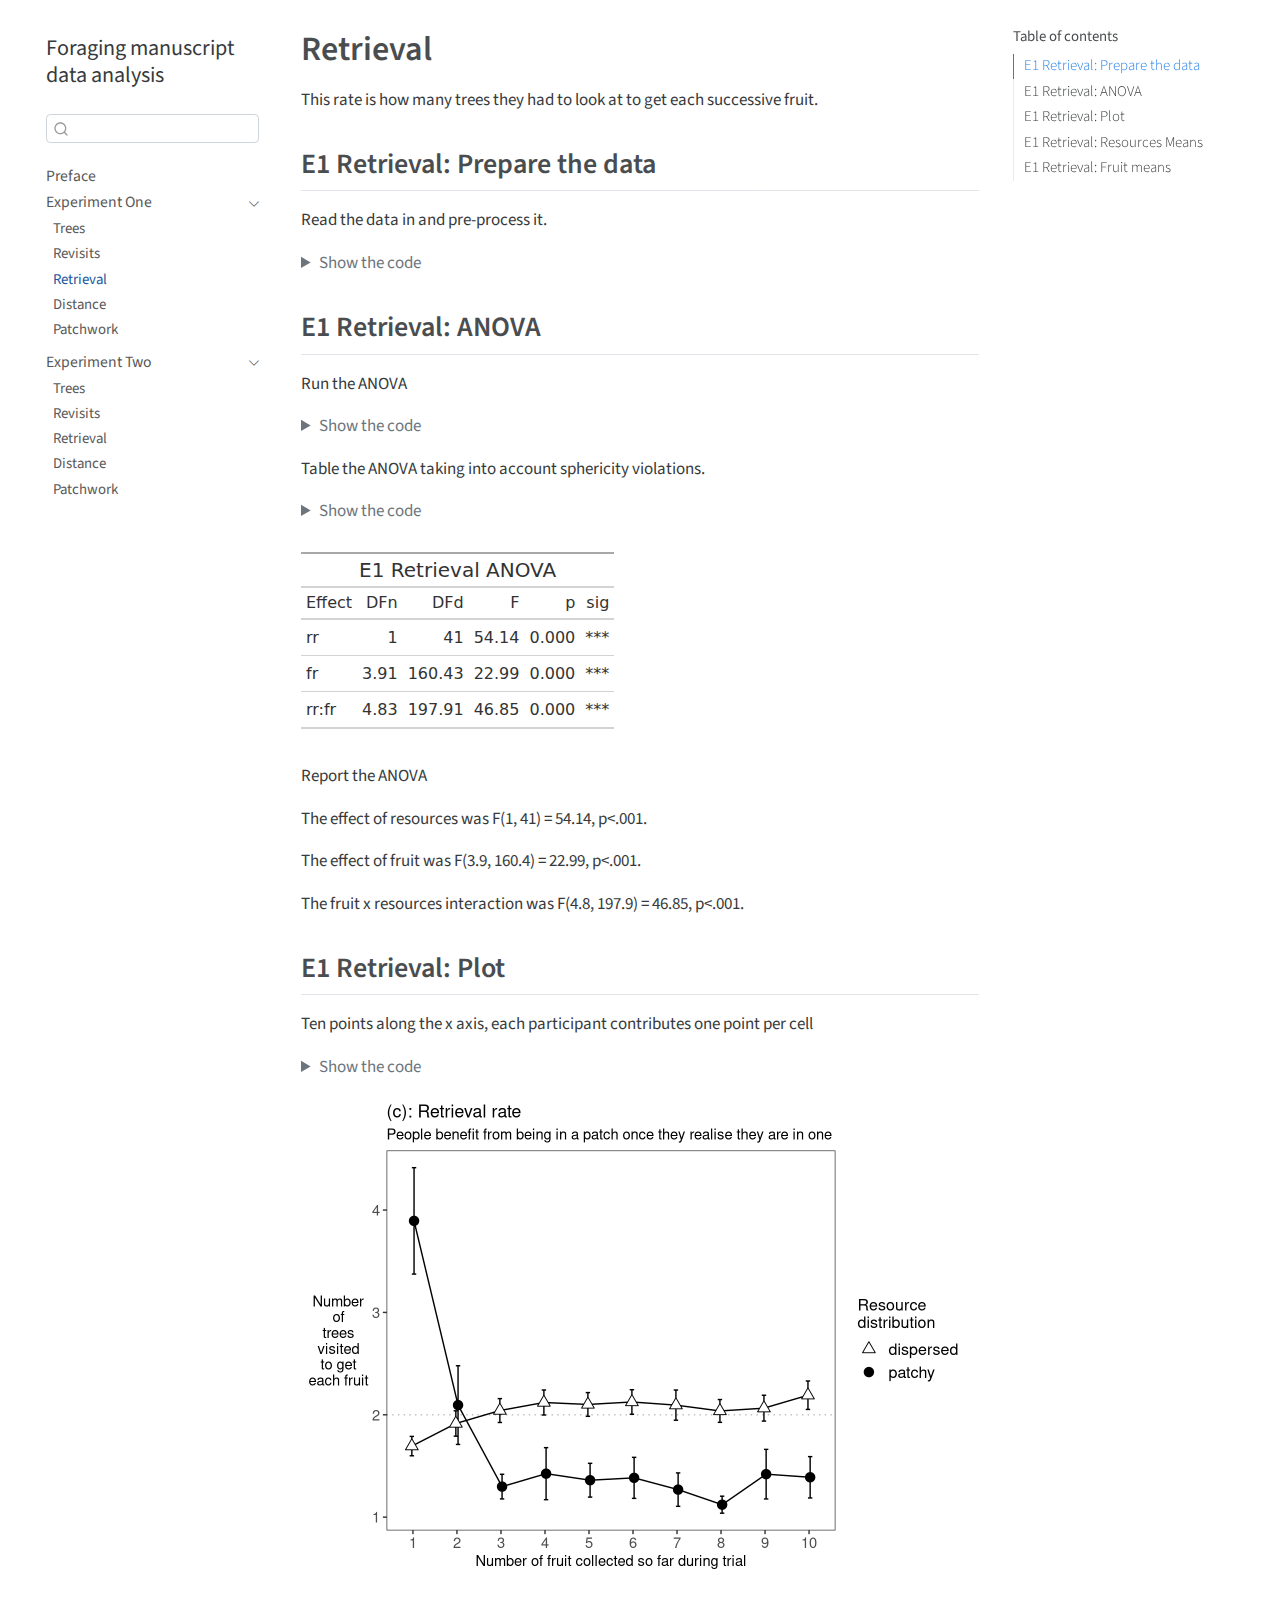
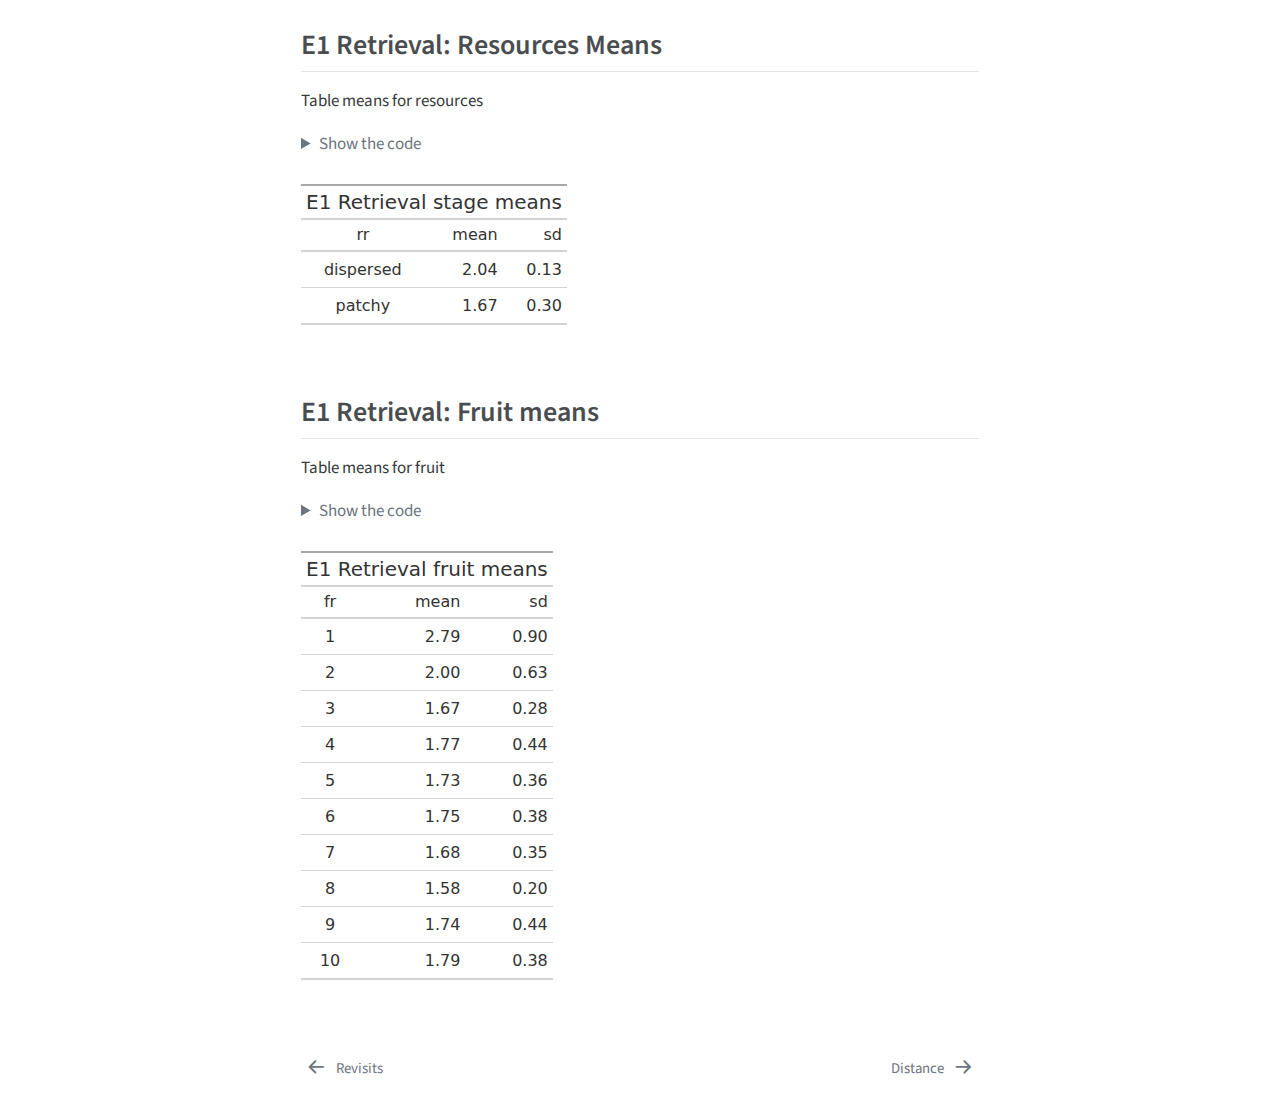
<file: docs/e1-retrieval.html>
<!DOCTYPE html>
<html xmlns="http://www.w3.org/1999/xhtml" lang="en" xml:lang="en"><head>

<meta charset="utf-8">
<meta name="generator" content="quarto-1.3.353">

<meta name="viewport" content="width=device-width, initial-scale=1.0, user-scalable=yes">


<title>Foraging manuscript data analysis - Retrieval</title>
<style>
code{white-space: pre-wrap;}
span.smallcaps{font-variant: small-caps;}
div.columns{display: flex; gap: min(4vw, 1.5em);}
div.column{flex: auto; overflow-x: auto;}
div.hanging-indent{margin-left: 1.5em; text-indent: -1.5em;}
ul.task-list{list-style: none;}
ul.task-list li input[type="checkbox"] {
  width: 0.8em;
  margin: 0 0.8em 0.2em -1em; /* quarto-specific, see https://github.com/quarto-dev/quarto-cli/issues/4556 */ 
  vertical-align: middle;
}
/* CSS for syntax highlighting */
pre > code.sourceCode { white-space: pre; position: relative; }
pre > code.sourceCode > span { display: inline-block; line-height: 1.25; }
pre > code.sourceCode > span:empty { height: 1.2em; }
.sourceCode { overflow: visible; }
code.sourceCode > span { color: inherit; text-decoration: inherit; }
div.sourceCode { margin: 1em 0; }
pre.sourceCode { margin: 0; }
@media screen {
div.sourceCode { overflow: auto; }
}
@media print {
pre > code.sourceCode { white-space: pre-wrap; }
pre > code.sourceCode > span { text-indent: -5em; padding-left: 5em; }
}
pre.numberSource code
  { counter-reset: source-line 0; }
pre.numberSource code > span
  { position: relative; left: -4em; counter-increment: source-line; }
pre.numberSource code > span > a:first-child::before
  { content: counter(source-line);
    position: relative; left: -1em; text-align: right; vertical-align: baseline;
    border: none; display: inline-block;
    -webkit-touch-callout: none; -webkit-user-select: none;
    -khtml-user-select: none; -moz-user-select: none;
    -ms-user-select: none; user-select: none;
    padding: 0 4px; width: 4em;
  }
pre.numberSource { margin-left: 3em;  padding-left: 4px; }
div.sourceCode
  {   }
@media screen {
pre > code.sourceCode > span > a:first-child::before { text-decoration: underline; }
}
</style>


<script src="site_libs/quarto-nav/quarto-nav.js"></script>
<script src="site_libs/quarto-nav/headroom.min.js"></script>
<script src="site_libs/clipboard/clipboard.min.js"></script>
<script src="site_libs/quarto-search/autocomplete.umd.js"></script>
<script src="site_libs/quarto-search/fuse.min.js"></script>
<script src="site_libs/quarto-search/quarto-search.js"></script>
<meta name="quarto:offset" content="./">
<link href="./e1-distance.html" rel="next">
<link href="./e1-nrevisits.html" rel="prev">
<script src="site_libs/quarto-html/quarto.js"></script>
<script src="site_libs/quarto-html/popper.min.js"></script>
<script src="site_libs/quarto-html/tippy.umd.min.js"></script>
<script src="site_libs/quarto-html/anchor.min.js"></script>
<link href="site_libs/quarto-html/tippy.css" rel="stylesheet">
<link href="site_libs/quarto-html/quarto-syntax-highlighting.css" rel="stylesheet" id="quarto-text-highlighting-styles">
<script src="site_libs/bootstrap/bootstrap.min.js"></script>
<link href="site_libs/bootstrap/bootstrap-icons.css" rel="stylesheet">
<link href="site_libs/bootstrap/bootstrap.min.css" rel="stylesheet" id="quarto-bootstrap" data-mode="light">
<script id="quarto-search-options" type="application/json">{
  "location": "sidebar",
  "copy-button": false,
  "collapse-after": 3,
  "panel-placement": "start",
  "type": "textbox",
  "limit": 20,
  "language": {
    "search-no-results-text": "No results",
    "search-matching-documents-text": "matching documents",
    "search-copy-link-title": "Copy link to search",
    "search-hide-matches-text": "Hide additional matches",
    "search-more-match-text": "more match in this document",
    "search-more-matches-text": "more matches in this document",
    "search-clear-button-title": "Clear",
    "search-detached-cancel-button-title": "Cancel",
    "search-submit-button-title": "Submit"
  }
}</script>


</head>

<body class="nav-sidebar floating">

<div id="quarto-search-results"></div>
  <header id="quarto-header" class="headroom fixed-top">
  <nav class="quarto-secondary-nav">
    <div class="container-fluid d-flex">
      <button type="button" class="quarto-btn-toggle btn" data-bs-toggle="collapse" data-bs-target="#quarto-sidebar,#quarto-sidebar-glass" aria-controls="quarto-sidebar" aria-expanded="false" aria-label="Toggle sidebar navigation" onclick="if (window.quartoToggleHeadroom) { window.quartoToggleHeadroom(); }">
        <i class="bi bi-layout-text-sidebar-reverse"></i>
      </button>
      <nav class="quarto-page-breadcrumbs" aria-label="breadcrumb"><ol class="breadcrumb"><li class="breadcrumb-item"><a href="./part1.html">Experiment One</a></li><li class="breadcrumb-item"><a href="./e1-retrieval.html">Retrieval</a></li></ol></nav>
      <a class="flex-grow-1" role="button" data-bs-toggle="collapse" data-bs-target="#quarto-sidebar,#quarto-sidebar-glass" aria-controls="quarto-sidebar" aria-expanded="false" aria-label="Toggle sidebar navigation" onclick="if (window.quartoToggleHeadroom) { window.quartoToggleHeadroom(); }">      
      </a>
      <button type="button" class="btn quarto-search-button" aria-label="Search" onclick="window.quartoOpenSearch();">
        <i class="bi bi-search"></i>
      </button>
    </div>
  </nav>
</header>
<!-- content -->
<div id="quarto-content" class="quarto-container page-columns page-rows-contents page-layout-article">
<!-- sidebar -->
  <nav id="quarto-sidebar" class="sidebar collapse collapse-horizontal sidebar-navigation floating overflow-auto">
    <div class="pt-lg-2 mt-2 text-left sidebar-header">
    <div class="sidebar-title mb-0 py-0">
      <a href="./">Foraging manuscript data analysis</a> 
    </div>
      </div>
        <div class="mt-2 flex-shrink-0 align-items-center">
        <div class="sidebar-search">
        <div id="quarto-search" class="" title="Search"></div>
        </div>
        </div>
    <div class="sidebar-menu-container"> 
    <ul class="list-unstyled mt-1">
        <li class="sidebar-item">
  <div class="sidebar-item-container"> 
  <a href="./index.html" class="sidebar-item-text sidebar-link">
 <span class="menu-text">Preface</span></a>
  </div>
</li>
        <li class="sidebar-item sidebar-item-section">
      <div class="sidebar-item-container"> 
            <a href="./part1.html" class="sidebar-item-text sidebar-link">
 <span class="menu-text">Experiment One</span></a>
          <a class="sidebar-item-toggle text-start" data-bs-toggle="collapse" data-bs-target="#quarto-sidebar-section-1" aria-expanded="true" aria-label="Toggle section">
            <i class="bi bi-chevron-right ms-2"></i>
          </a> 
      </div>
      <ul id="quarto-sidebar-section-1" class="collapse list-unstyled sidebar-section depth1 show">  
          <li class="sidebar-item">
  <div class="sidebar-item-container"> 
  <a href="./e1-ntrees.html" class="sidebar-item-text sidebar-link">
 <span class="menu-text">Trees</span></a>
  </div>
</li>
          <li class="sidebar-item">
  <div class="sidebar-item-container"> 
  <a href="./e1-nrevisits.html" class="sidebar-item-text sidebar-link">
 <span class="menu-text">Revisits</span></a>
  </div>
</li>
          <li class="sidebar-item">
  <div class="sidebar-item-container"> 
  <a href="./e1-retrieval.html" class="sidebar-item-text sidebar-link active">
 <span class="menu-text">Retrieval</span></a>
  </div>
</li>
          <li class="sidebar-item">
  <div class="sidebar-item-container"> 
  <a href="./e1-distance.html" class="sidebar-item-text sidebar-link">
 <span class="menu-text">Distance</span></a>
  </div>
</li>
          <li class="sidebar-item">
  <div class="sidebar-item-container"> 
  <a href="./e1-master-plot.html" class="sidebar-item-text sidebar-link">
 <span class="menu-text">Patchwork</span></a>
  </div>
</li>
      </ul>
  </li>
        <li class="sidebar-item sidebar-item-section">
      <div class="sidebar-item-container"> 
            <a href="./part2.html" class="sidebar-item-text sidebar-link">
 <span class="menu-text">Experiment Two</span></a>
          <a class="sidebar-item-toggle text-start" data-bs-toggle="collapse" data-bs-target="#quarto-sidebar-section-2" aria-expanded="true" aria-label="Toggle section">
            <i class="bi bi-chevron-right ms-2"></i>
          </a> 
      </div>
      <ul id="quarto-sidebar-section-2" class="collapse list-unstyled sidebar-section depth1 show">  
          <li class="sidebar-item">
  <div class="sidebar-item-container"> 
  <a href="./e2-ntrees.html" class="sidebar-item-text sidebar-link">
 <span class="menu-text">Trees</span></a>
  </div>
</li>
          <li class="sidebar-item">
  <div class="sidebar-item-container"> 
  <a href="./e2-nrevisits.html" class="sidebar-item-text sidebar-link">
 <span class="menu-text">Revisits</span></a>
  </div>
</li>
          <li class="sidebar-item">
  <div class="sidebar-item-container"> 
  <a href="./e2-retrieval.html" class="sidebar-item-text sidebar-link">
 <span class="menu-text">Retrieval</span></a>
  </div>
</li>
          <li class="sidebar-item">
  <div class="sidebar-item-container"> 
  <a href="./e2-distance.html" class="sidebar-item-text sidebar-link">
 <span class="menu-text">Distance</span></a>
  </div>
</li>
          <li class="sidebar-item">
  <div class="sidebar-item-container"> 
  <a href="./e2-master-plot.html" class="sidebar-item-text sidebar-link">
 <span class="menu-text">Patchwork</span></a>
  </div>
</li>
      </ul>
  </li>
    </ul>
    </div>
</nav>
<div id="quarto-sidebar-glass" data-bs-toggle="collapse" data-bs-target="#quarto-sidebar,#quarto-sidebar-glass"></div>
<!-- margin-sidebar -->
    <div id="quarto-margin-sidebar" class="sidebar margin-sidebar">
        <nav id="TOC" role="doc-toc" class="toc-active">
    <h2 id="toc-title">Table of contents</h2>
   
  <ul>
  <li><a href="#e1-retrieval-prepare-the-data" id="toc-e1-retrieval-prepare-the-data" class="nav-link active" data-scroll-target="#e1-retrieval-prepare-the-data">E1 Retrieval: Prepare the data</a></li>
  <li><a href="#e1-retrieval-anova" id="toc-e1-retrieval-anova" class="nav-link" data-scroll-target="#e1-retrieval-anova">E1 Retrieval: ANOVA</a></li>
  <li><a href="#e1-retrieval-plot" id="toc-e1-retrieval-plot" class="nav-link" data-scroll-target="#e1-retrieval-plot">E1 Retrieval: Plot</a></li>
  <li><a href="#e1-retrieval-resources-means" id="toc-e1-retrieval-resources-means" class="nav-link" data-scroll-target="#e1-retrieval-resources-means">E1 Retrieval: Resources Means</a></li>
  <li><a href="#e1-retrieval-fruit-means" id="toc-e1-retrieval-fruit-means" class="nav-link" data-scroll-target="#e1-retrieval-fruit-means">E1 Retrieval: Fruit means</a></li>
  </ul>
</nav>
    </div>
<!-- main -->
<main class="content" id="quarto-document-content">

<header id="title-block-header" class="quarto-title-block default">
<div class="quarto-title">
<h1 class="title">Retrieval</h1>
</div>



<div class="quarto-title-meta">

    
  
    
  </div>
  

</header>

<p>This rate is how many trees they had to look at to get each successive fruit.</p>
<section id="e1-retrieval-prepare-the-data" class="level2">
<h2 class="anchored" data-anchor-id="e1-retrieval-prepare-the-data">E1 Retrieval: Prepare the data</h2>
<p>Read the data in and pre-process it.</p>
<div class="cell">
<details>
<summary>Show the code</summary>
<div class="sourceCode cell-code" id="cb1"><pre class="sourceCode r code-with-copy"><code class="sourceCode r"><span id="cb1-1"><a href="#cb1-1" aria-hidden="true" tabindex="-1"></a>e1 <span class="ot">&lt;-</span> <span class="fu">readRDS</span>(<span class="st">"001-00-e1-data.RDS"</span>)</span>
<span id="cb1-2"><a href="#cb1-2" aria-hidden="true" tabindex="-1"></a></span>
<span id="cb1-3"><a href="#cb1-3" aria-hidden="true" tabindex="-1"></a><span class="co"># remove things from the raw data to make it </span></span>
<span id="cb1-4"><a href="#cb1-4" aria-hidden="true" tabindex="-1"></a><span class="co"># suitable for this particular analysis</span></span>
<span id="cb1-5"><a href="#cb1-5" aria-hidden="true" tabindex="-1"></a></span>
<span id="cb1-6"><a href="#cb1-6" aria-hidden="true" tabindex="-1"></a><span class="co"># remove samples that did not look at a tree</span></span>
<span id="cb1-7"><a href="#cb1-7" aria-hidden="true" tabindex="-1"></a>e1 <span class="ot">&lt;-</span> e1 <span class="sc">%&gt;%</span> <span class="fu">filter</span>(fl<span class="sc">&gt;</span><span class="dv">0</span>)</span>
<span id="cb1-8"><a href="#cb1-8" aria-hidden="true" tabindex="-1"></a></span>
<span id="cb1-9"><a href="#cb1-9" aria-hidden="true" tabindex="-1"></a><span class="co"># remove the second (and any subsequent) *consecutive* duplicates</span></span>
<span id="cb1-10"><a href="#cb1-10" aria-hidden="true" tabindex="-1"></a>e1 <span class="ot">&lt;-</span> e1 <span class="sc">%&gt;%</span> </span>
<span id="cb1-11"><a href="#cb1-11" aria-hidden="true" tabindex="-1"></a>  <span class="fu">group_by</span>(pp, rr, tb) <span class="sc">%&gt;%</span> </span>
<span id="cb1-12"><a href="#cb1-12" aria-hidden="true" tabindex="-1"></a>  <span class="fu">filter</span>(<span class="fu">is.na</span>(tl <span class="sc">!=</span> <span class="fu">lag</span>(tl)) <span class="sc">|</span> tl <span class="sc">!=</span> <span class="fu">lag</span>(tl)) <span class="sc">%&gt;%</span> </span>
<span id="cb1-13"><a href="#cb1-13" aria-hidden="true" tabindex="-1"></a>  <span class="fu">ungroup</span>()</span>
<span id="cb1-14"><a href="#cb1-14" aria-hidden="true" tabindex="-1"></a></span>
<span id="cb1-15"><a href="#cb1-15" aria-hidden="true" tabindex="-1"></a><span class="co"># remove trials where they failed to get 10 fruit</span></span>
<span id="cb1-16"><a href="#cb1-16" aria-hidden="true" tabindex="-1"></a>e1 <span class="ot">&lt;-</span> e1 <span class="sc">%&gt;%</span> </span>
<span id="cb1-17"><a href="#cb1-17" aria-hidden="true" tabindex="-1"></a>  <span class="fu">group_by</span>(pp, rr, tb) <span class="sc">%&gt;%</span> </span>
<span id="cb1-18"><a href="#cb1-18" aria-hidden="true" tabindex="-1"></a>  <span class="fu">mutate</span>(<span class="at">max_fr =</span> <span class="fu">max</span>(fr)) <span class="sc">%&gt;%</span> </span>
<span id="cb1-19"><a href="#cb1-19" aria-hidden="true" tabindex="-1"></a>  <span class="fu">ungroup</span>() <span class="sc">%&gt;%</span> </span>
<span id="cb1-20"><a href="#cb1-20" aria-hidden="true" tabindex="-1"></a>  <span class="fu">filter</span>(max_fr<span class="sc">==</span><span class="dv">10</span>)</span>
<span id="cb1-21"><a href="#cb1-21" aria-hidden="true" tabindex="-1"></a></span>
<span id="cb1-22"><a href="#cb1-22" aria-hidden="true" tabindex="-1"></a><span class="co"># how many trees to get each fruit?</span></span>
<span id="cb1-23"><a href="#cb1-23" aria-hidden="true" tabindex="-1"></a><span class="co"># this is neat and it needs to be done after </span></span>
<span id="cb1-24"><a href="#cb1-24" aria-hidden="true" tabindex="-1"></a><span class="co"># reducing the data to row-per-valid-tree-visit</span></span>
<span id="cb1-25"><a href="#cb1-25" aria-hidden="true" tabindex="-1"></a>e1<span class="sc">$</span>ntrees_to_get_a_fruit <span class="ot">=</span> <span class="cn">NA</span></span>
<span id="cb1-26"><a href="#cb1-26" aria-hidden="true" tabindex="-1"></a>j <span class="ot">=</span> <span class="dv">0</span></span>
<span id="cb1-27"><a href="#cb1-27" aria-hidden="true" tabindex="-1"></a><span class="cf">for</span> (k <span class="cf">in</span> <span class="fu">seq_along</span>(e1<span class="sc">$</span>ix)) {</span>
<span id="cb1-28"><a href="#cb1-28" aria-hidden="true" tabindex="-1"></a> j <span class="ot">=</span> j <span class="sc">+</span> <span class="dv">1</span></span>
<span id="cb1-29"><a href="#cb1-29" aria-hidden="true" tabindex="-1"></a> <span class="cf">if</span> (e1[k, <span class="st">'fl'</span>]<span class="sc">==</span><span class="dv">2</span>) {</span>
<span id="cb1-30"><a href="#cb1-30" aria-hidden="true" tabindex="-1"></a>   e1[k, <span class="st">'ntrees_to_get_a_fruit'</span>] <span class="ot">=</span> j</span>
<span id="cb1-31"><a href="#cb1-31" aria-hidden="true" tabindex="-1"></a>   j <span class="ot">=</span> <span class="dv">0</span></span>
<span id="cb1-32"><a href="#cb1-32" aria-hidden="true" tabindex="-1"></a> }</span>
<span id="cb1-33"><a href="#cb1-33" aria-hidden="true" tabindex="-1"></a>}</span>
<span id="cb1-34"><a href="#cb1-34" aria-hidden="true" tabindex="-1"></a></span>
<span id="cb1-35"><a href="#cb1-35" aria-hidden="true" tabindex="-1"></a><span class="co"># remove any remaining NAs</span></span>
<span id="cb1-36"><a href="#cb1-36" aria-hidden="true" tabindex="-1"></a>e1 <span class="ot">&lt;-</span> e1 <span class="sc">%&gt;%</span> <span class="fu">filter</span>(<span class="sc">!</span><span class="fu">is.na</span>(ntrees_to_get_a_fruit))</span>
<span id="cb1-37"><a href="#cb1-37" aria-hidden="true" tabindex="-1"></a></span>
<span id="cb1-38"><a href="#cb1-38" aria-hidden="true" tabindex="-1"></a><span class="co"># average over trials (and ignore stage) to yield </span></span>
<span id="cb1-39"><a href="#cb1-39" aria-hidden="true" tabindex="-1"></a><span class="co"># participant means suitable for ggplot and ANOVA</span></span>
<span id="cb1-40"><a href="#cb1-40" aria-hidden="true" tabindex="-1"></a>rtv <span class="ot">=</span> e1 <span class="sc">%&gt;%</span> </span>
<span id="cb1-41"><a href="#cb1-41" aria-hidden="true" tabindex="-1"></a>  <span class="fu">select</span>(pp, rr, tb, fr, ntrees_to_get_a_fruit) <span class="sc">%&gt;%</span> </span>
<span id="cb1-42"><a href="#cb1-42" aria-hidden="true" tabindex="-1"></a>  <span class="fu">group_by</span>(pp, rr, fr) <span class="sc">%&gt;%</span> </span>
<span id="cb1-43"><a href="#cb1-43" aria-hidden="true" tabindex="-1"></a>  <span class="fu">summarise</span>(<span class="at">mu=</span><span class="fu">mean</span>(ntrees_to_get_a_fruit)) <span class="sc">%&gt;%</span> </span>
<span id="cb1-44"><a href="#cb1-44" aria-hidden="true" tabindex="-1"></a>  <span class="fu">ungroup</span>() <span class="sc">%&gt;%</span> </span>
<span id="cb1-45"><a href="#cb1-45" aria-hidden="true" tabindex="-1"></a>  <span class="fu">mutate</span>(<span class="at">pp=</span><span class="fu">as_factor</span>(pp), <span class="at">rr=</span><span class="fu">as_factor</span>(rr), <span class="at">fr=</span><span class="fu">as_factor</span>(fr))</span>
<span id="cb1-46"><a href="#cb1-46" aria-hidden="true" tabindex="-1"></a></span>
<span id="cb1-47"><a href="#cb1-47" aria-hidden="true" tabindex="-1"></a><span class="fu">saveRDS</span>(rtv, <span class="st">"e1_retrieval_plot_data.rds"</span>)</span></code><button title="Copy to Clipboard" class="code-copy-button"><i class="bi"></i></button></pre></div>
</details>
</div>
</section>
<section id="e1-retrieval-anova" class="level2">
<h2 class="anchored" data-anchor-id="e1-retrieval-anova">E1 Retrieval: ANOVA</h2>
<p>Run the ANOVA</p>
<div class="cell">
<details>
<summary>Show the code</summary>
<div class="sourceCode cell-code" id="cb2"><pre class="sourceCode r code-with-copy"><code class="sourceCode r"><span id="cb2-1"><a href="#cb2-1" aria-hidden="true" tabindex="-1"></a><span class="fu">options</span>(<span class="at">contrasts=</span><span class="fu">c</span>(<span class="st">"contr.sum"</span>,<span class="st">"contr.poly"</span>))</span>
<span id="cb2-2"><a href="#cb2-2" aria-hidden="true" tabindex="-1"></a>e1_retrievalrate_ANOVA <span class="ot">&lt;-</span> </span>
<span id="cb2-3"><a href="#cb2-3" aria-hidden="true" tabindex="-1"></a>  <span class="fu">ezANOVA</span>(<span class="at">data=</span>rtv,</span>
<span id="cb2-4"><a href="#cb2-4" aria-hidden="true" tabindex="-1"></a>          <span class="at">dv=</span>mu,</span>
<span id="cb2-5"><a href="#cb2-5" aria-hidden="true" tabindex="-1"></a>          <span class="at">wid=</span>pp,</span>
<span id="cb2-6"><a href="#cb2-6" aria-hidden="true" tabindex="-1"></a>          <span class="at">within=</span><span class="fu">c</span>(rr, fr),</span>
<span id="cb2-7"><a href="#cb2-7" aria-hidden="true" tabindex="-1"></a>          <span class="at">type=</span><span class="dv">3</span>, </span>
<span id="cb2-8"><a href="#cb2-8" aria-hidden="true" tabindex="-1"></a>          <span class="at">return_aov =</span> <span class="cn">TRUE</span>)</span>
<span id="cb2-9"><a href="#cb2-9" aria-hidden="true" tabindex="-1"></a></span>
<span id="cb2-10"><a href="#cb2-10" aria-hidden="true" tabindex="-1"></a><span class="cf">if</span>(<span class="st">"Sphericity Corrections"</span> <span class="sc">%in%</span> <span class="fu">names</span>(e1_retrievalrate_ANOVA)){</span>
<span id="cb2-11"><a href="#cb2-11" aria-hidden="true" tabindex="-1"></a>  corr<span class="ot">=</span><span class="fu">aovSphericityAdjustment</span>(e1_retrievalrate_ANOVA)<span class="sc">$</span>ANOVA <span class="sc">%&gt;%</span> <span class="fu">tibble</span>()</span>
<span id="cb2-12"><a href="#cb2-12" aria-hidden="true" tabindex="-1"></a>} <span class="cf">else</span> {</span>
<span id="cb2-13"><a href="#cb2-13" aria-hidden="true" tabindex="-1"></a>  corr<span class="ot">=</span>e1_retrievalrate_ANOVA<span class="sc">$</span>ANOVA <span class="sc">%&gt;%</span> <span class="fu">tibble</span>()  </span>
<span id="cb2-14"><a href="#cb2-14" aria-hidden="true" tabindex="-1"></a>  }</span></code><button title="Copy to Clipboard" class="code-copy-button"><i class="bi"></i></button></pre></div>
</details>
</div>
<p>Table the ANOVA taking into account sphericity violations.</p>
<div class="cell">
<details>
<summary>Show the code</summary>
<div class="sourceCode cell-code" id="cb3"><pre class="sourceCode r code-with-copy"><code class="sourceCode r"><span id="cb3-1"><a href="#cb3-1" aria-hidden="true" tabindex="-1"></a><span class="fu">prettify_sphericity</span>(</span>
<span id="cb3-2"><a href="#cb3-2" aria-hidden="true" tabindex="-1"></a>  <span class="fu">aovSphericityAdjustment</span>(e1_retrievalrate_ANOVA), </span>
<span id="cb3-3"><a href="#cb3-3" aria-hidden="true" tabindex="-1"></a>  <span class="st">"E1 Retrieval ANOVA"</span>) </span></code><button title="Copy to Clipboard" class="code-copy-button"><i class="bi"></i></button></pre></div>
</details>
<div class="cell-output-display">

<div id="wyurfdvmia" style="padding-left:0px;padding-right:0px;padding-top:10px;padding-bottom:10px;overflow-x:auto;overflow-y:auto;width:auto;height:auto;">
<style>#wyurfdvmia table {
  font-family: system-ui, 'Segoe UI', Roboto, Helvetica, Arial, sans-serif, 'Apple Color Emoji', 'Segoe UI Emoji', 'Segoe UI Symbol', 'Noto Color Emoji';
  -webkit-font-smoothing: antialiased;
  -moz-osx-font-smoothing: grayscale;
}

#wyurfdvmia thead, #wyurfdvmia tbody, #wyurfdvmia tfoot, #wyurfdvmia tr, #wyurfdvmia td, #wyurfdvmia th {
  border-style: none;
}

#wyurfdvmia p {
  margin: 0;
  padding: 0;
}

#wyurfdvmia .gt_table {
  display: table;
  border-collapse: collapse;
  line-height: normal;
  margin-left: 0;
  margin-right: auto;
  color: #333333;
  font-size: 16px;
  font-weight: normal;
  font-style: normal;
  background-color: #FFFFFF;
  width: auto;
  border-top-style: solid;
  border-top-width: 2px;
  border-top-color: #A8A8A8;
  border-right-style: none;
  border-right-width: 2px;
  border-right-color: #D3D3D3;
  border-bottom-style: solid;
  border-bottom-width: 2px;
  border-bottom-color: #A8A8A8;
  border-left-style: none;
  border-left-width: 2px;
  border-left-color: #D3D3D3;
}

#wyurfdvmia .gt_caption {
  padding-top: 4px;
  padding-bottom: 4px;
}

#wyurfdvmia .gt_title {
  color: #333333;
  font-size: 125%;
  font-weight: initial;
  padding-top: 4px;
  padding-bottom: 4px;
  padding-left: 5px;
  padding-right: 5px;
  border-bottom-color: #FFFFFF;
  border-bottom-width: 0;
}

#wyurfdvmia .gt_subtitle {
  color: #333333;
  font-size: 85%;
  font-weight: initial;
  padding-top: 3px;
  padding-bottom: 5px;
  padding-left: 5px;
  padding-right: 5px;
  border-top-color: #FFFFFF;
  border-top-width: 0;
}

#wyurfdvmia .gt_heading {
  background-color: #FFFFFF;
  text-align: center;
  border-bottom-color: #FFFFFF;
  border-left-style: none;
  border-left-width: 1px;
  border-left-color: #D3D3D3;
  border-right-style: none;
  border-right-width: 1px;
  border-right-color: #D3D3D3;
}

#wyurfdvmia .gt_bottom_border {
  border-bottom-style: solid;
  border-bottom-width: 2px;
  border-bottom-color: #D3D3D3;
}

#wyurfdvmia .gt_col_headings {
  border-top-style: solid;
  border-top-width: 2px;
  border-top-color: #D3D3D3;
  border-bottom-style: solid;
  border-bottom-width: 2px;
  border-bottom-color: #D3D3D3;
  border-left-style: none;
  border-left-width: 1px;
  border-left-color: #D3D3D3;
  border-right-style: none;
  border-right-width: 1px;
  border-right-color: #D3D3D3;
}

#wyurfdvmia .gt_col_heading {
  color: #333333;
  background-color: #FFFFFF;
  font-size: 100%;
  font-weight: normal;
  text-transform: inherit;
  border-left-style: none;
  border-left-width: 1px;
  border-left-color: #D3D3D3;
  border-right-style: none;
  border-right-width: 1px;
  border-right-color: #D3D3D3;
  vertical-align: bottom;
  padding-top: 5px;
  padding-bottom: 6px;
  padding-left: 5px;
  padding-right: 5px;
  overflow-x: hidden;
}

#wyurfdvmia .gt_column_spanner_outer {
  color: #333333;
  background-color: #FFFFFF;
  font-size: 100%;
  font-weight: normal;
  text-transform: inherit;
  padding-top: 0;
  padding-bottom: 0;
  padding-left: 4px;
  padding-right: 4px;
}

#wyurfdvmia .gt_column_spanner_outer:first-child {
  padding-left: 0;
}

#wyurfdvmia .gt_column_spanner_outer:last-child {
  padding-right: 0;
}

#wyurfdvmia .gt_column_spanner {
  border-bottom-style: solid;
  border-bottom-width: 2px;
  border-bottom-color: #D3D3D3;
  vertical-align: bottom;
  padding-top: 5px;
  padding-bottom: 5px;
  overflow-x: hidden;
  display: inline-block;
  width: 100%;
}

#wyurfdvmia .gt_spanner_row {
  border-bottom-style: hidden;
}

#wyurfdvmia .gt_group_heading {
  padding-top: 8px;
  padding-bottom: 8px;
  padding-left: 5px;
  padding-right: 5px;
  color: #333333;
  background-color: #FFFFFF;
  font-size: 100%;
  font-weight: initial;
  text-transform: inherit;
  border-top-style: solid;
  border-top-width: 2px;
  border-top-color: #D3D3D3;
  border-bottom-style: solid;
  border-bottom-width: 2px;
  border-bottom-color: #D3D3D3;
  border-left-style: none;
  border-left-width: 1px;
  border-left-color: #D3D3D3;
  border-right-style: none;
  border-right-width: 1px;
  border-right-color: #D3D3D3;
  vertical-align: middle;
  text-align: left;
}

#wyurfdvmia .gt_empty_group_heading {
  padding: 0.5px;
  color: #333333;
  background-color: #FFFFFF;
  font-size: 100%;
  font-weight: initial;
  border-top-style: solid;
  border-top-width: 2px;
  border-top-color: #D3D3D3;
  border-bottom-style: solid;
  border-bottom-width: 2px;
  border-bottom-color: #D3D3D3;
  vertical-align: middle;
}

#wyurfdvmia .gt_from_md > :first-child {
  margin-top: 0;
}

#wyurfdvmia .gt_from_md > :last-child {
  margin-bottom: 0;
}

#wyurfdvmia .gt_row {
  padding-top: 8px;
  padding-bottom: 8px;
  padding-left: 5px;
  padding-right: 5px;
  margin: 10px;
  border-top-style: solid;
  border-top-width: 1px;
  border-top-color: #D3D3D3;
  border-left-style: none;
  border-left-width: 1px;
  border-left-color: #D3D3D3;
  border-right-style: none;
  border-right-width: 1px;
  border-right-color: #D3D3D3;
  vertical-align: middle;
  overflow-x: hidden;
}

#wyurfdvmia .gt_stub {
  color: #333333;
  background-color: #FFFFFF;
  font-size: 100%;
  font-weight: initial;
  text-transform: inherit;
  border-right-style: solid;
  border-right-width: 2px;
  border-right-color: #D3D3D3;
  padding-left: 5px;
  padding-right: 5px;
}

#wyurfdvmia .gt_stub_row_group {
  color: #333333;
  background-color: #FFFFFF;
  font-size: 100%;
  font-weight: initial;
  text-transform: inherit;
  border-right-style: solid;
  border-right-width: 2px;
  border-right-color: #D3D3D3;
  padding-left: 5px;
  padding-right: 5px;
  vertical-align: top;
}

#wyurfdvmia .gt_row_group_first td {
  border-top-width: 2px;
}

#wyurfdvmia .gt_row_group_first th {
  border-top-width: 2px;
}

#wyurfdvmia .gt_summary_row {
  color: #333333;
  background-color: #FFFFFF;
  text-transform: inherit;
  padding-top: 8px;
  padding-bottom: 8px;
  padding-left: 5px;
  padding-right: 5px;
}

#wyurfdvmia .gt_first_summary_row {
  border-top-style: solid;
  border-top-color: #D3D3D3;
}

#wyurfdvmia .gt_first_summary_row.thick {
  border-top-width: 2px;
}

#wyurfdvmia .gt_last_summary_row {
  padding-top: 8px;
  padding-bottom: 8px;
  padding-left: 5px;
  padding-right: 5px;
  border-bottom-style: solid;
  border-bottom-width: 2px;
  border-bottom-color: #D3D3D3;
}

#wyurfdvmia .gt_grand_summary_row {
  color: #333333;
  background-color: #FFFFFF;
  text-transform: inherit;
  padding-top: 8px;
  padding-bottom: 8px;
  padding-left: 5px;
  padding-right: 5px;
}

#wyurfdvmia .gt_first_grand_summary_row {
  padding-top: 8px;
  padding-bottom: 8px;
  padding-left: 5px;
  padding-right: 5px;
  border-top-style: double;
  border-top-width: 6px;
  border-top-color: #D3D3D3;
}

#wyurfdvmia .gt_last_grand_summary_row_top {
  padding-top: 8px;
  padding-bottom: 8px;
  padding-left: 5px;
  padding-right: 5px;
  border-bottom-style: double;
  border-bottom-width: 6px;
  border-bottom-color: #D3D3D3;
}

#wyurfdvmia .gt_striped {
  background-color: rgba(128, 128, 128, 0.05);
}

#wyurfdvmia .gt_table_body {
  border-top-style: solid;
  border-top-width: 2px;
  border-top-color: #D3D3D3;
  border-bottom-style: solid;
  border-bottom-width: 2px;
  border-bottom-color: #D3D3D3;
}

#wyurfdvmia .gt_footnotes {
  color: #333333;
  background-color: #FFFFFF;
  border-bottom-style: none;
  border-bottom-width: 2px;
  border-bottom-color: #D3D3D3;
  border-left-style: none;
  border-left-width: 2px;
  border-left-color: #D3D3D3;
  border-right-style: none;
  border-right-width: 2px;
  border-right-color: #D3D3D3;
}

#wyurfdvmia .gt_footnote {
  margin: 0px;
  font-size: 90%;
  padding-top: 4px;
  padding-bottom: 4px;
  padding-left: 5px;
  padding-right: 5px;
}

#wyurfdvmia .gt_sourcenotes {
  color: #333333;
  background-color: #FFFFFF;
  border-bottom-style: none;
  border-bottom-width: 2px;
  border-bottom-color: #D3D3D3;
  border-left-style: none;
  border-left-width: 2px;
  border-left-color: #D3D3D3;
  border-right-style: none;
  border-right-width: 2px;
  border-right-color: #D3D3D3;
}

#wyurfdvmia .gt_sourcenote {
  font-size: 90%;
  padding-top: 4px;
  padding-bottom: 4px;
  padding-left: 5px;
  padding-right: 5px;
}

#wyurfdvmia .gt_left {
  text-align: left;
}

#wyurfdvmia .gt_center {
  text-align: center;
}

#wyurfdvmia .gt_right {
  text-align: right;
  font-variant-numeric: tabular-nums;
}

#wyurfdvmia .gt_font_normal {
  font-weight: normal;
}

#wyurfdvmia .gt_font_bold {
  font-weight: bold;
}

#wyurfdvmia .gt_font_italic {
  font-style: italic;
}

#wyurfdvmia .gt_super {
  font-size: 65%;
}

#wyurfdvmia .gt_footnote_marks {
  font-size: 75%;
  vertical-align: 0.4em;
  position: initial;
}

#wyurfdvmia .gt_asterisk {
  font-size: 100%;
  vertical-align: 0;
}

#wyurfdvmia .gt_indent_1 {
  text-indent: 5px;
}

#wyurfdvmia .gt_indent_2 {
  text-indent: 10px;
}

#wyurfdvmia .gt_indent_3 {
  text-indent: 15px;
}

#wyurfdvmia .gt_indent_4 {
  text-indent: 20px;
}

#wyurfdvmia .gt_indent_5 {
  text-indent: 25px;
}
</style>
<table class="gt_table" data-quarto-disable-processing="false" data-quarto-bootstrap="false">
  <thead>
    <tr class="gt_heading">
      <td colspan="6" class="gt_heading gt_title gt_font_normal gt_bottom_border" style="">E1 Retrieval ANOVA</td>
    </tr>
    
    <tr class="gt_col_headings">
      <th class="gt_col_heading gt_columns_bottom_border gt_left" rowspan="1" colspan="1" scope="col" id="Effect">Effect</th>
      <th class="gt_col_heading gt_columns_bottom_border gt_right" rowspan="1" colspan="1" scope="col" id="DFn">DFn</th>
      <th class="gt_col_heading gt_columns_bottom_border gt_right" rowspan="1" colspan="1" scope="col" id="DFd">DFd</th>
      <th class="gt_col_heading gt_columns_bottom_border gt_right" rowspan="1" colspan="1" scope="col" id="F">F</th>
      <th class="gt_col_heading gt_columns_bottom_border gt_right" rowspan="1" colspan="1" scope="col" id="p">p</th>
      <th class="gt_col_heading gt_columns_bottom_border gt_right" rowspan="1" colspan="1" scope="col" id="sig">sig</th>
    </tr>
  </thead>
  <tbody class="gt_table_body">
    <tr><td headers="Effect" class="gt_row gt_left">rr</td>
<td headers="DFn" class="gt_row gt_right">1</td>
<td headers="DFd" class="gt_row gt_right">41</td>
<td headers="F" class="gt_row gt_right">54.14</td>
<td headers="p" class="gt_row gt_right">0.000</td>
<td headers="sig" class="gt_row gt_right">***</td></tr>
    <tr><td headers="Effect" class="gt_row gt_left">fr</td>
<td headers="DFn" class="gt_row gt_right">3.91</td>
<td headers="DFd" class="gt_row gt_right">160.43</td>
<td headers="F" class="gt_row gt_right">22.99</td>
<td headers="p" class="gt_row gt_right">0.000</td>
<td headers="sig" class="gt_row gt_right">***</td></tr>
    <tr><td headers="Effect" class="gt_row gt_left">rr:fr</td>
<td headers="DFn" class="gt_row gt_right">4.83</td>
<td headers="DFd" class="gt_row gt_right">197.91</td>
<td headers="F" class="gt_row gt_right">46.85</td>
<td headers="p" class="gt_row gt_right">0.000</td>
<td headers="sig" class="gt_row gt_right">***</td></tr>
  </tbody>
  
  
</table>
</div>
</div>
</div>
<p>Report the ANOVA</p>
<p>The effect of resources was F(1, 41) = 54.14, p&lt;.001.</p>
<p>The effect of fruit was F(3.9, 160.4) = 22.99, p&lt;.001.</p>
<p>The fruit x resources interaction was F(4.8, 197.9) = 46.85, p&lt;.001.</p>
</section>
<section id="e1-retrieval-plot" class="level2">
<h2 class="anchored" data-anchor-id="e1-retrieval-plot">E1 Retrieval: Plot</h2>
<p>Ten points along the x axis, each participant contributes one point per cell</p>
<div class="cell">
<details>
<summary>Show the code</summary>
<div class="sourceCode cell-code" id="cb4"><pre class="sourceCode r code-with-copy"><code class="sourceCode r"><span id="cb4-1"><a href="#cb4-1" aria-hidden="true" tabindex="-1"></a><span class="fu">ggplot</span>(</span>
<span id="cb4-2"><a href="#cb4-2" aria-hidden="true" tabindex="-1"></a>  <span class="at">data=</span>rtv, </span>
<span id="cb4-3"><a href="#cb4-3" aria-hidden="true" tabindex="-1"></a>  <span class="fu">aes</span>(<span class="at">x=</span>fr, <span class="at">y=</span>mu, <span class="at">group=</span>rr, <span class="at">fill=</span>rr, <span class="at">shape=</span>rr)</span>
<span id="cb4-4"><a href="#cb4-4" aria-hidden="true" tabindex="-1"></a>) <span class="sc">+</span></span>
<span id="cb4-5"><a href="#cb4-5" aria-hidden="true" tabindex="-1"></a>  <span class="fu">labs</span>(<span class="at">title=</span><span class="st">"(c): Retrieval rate"</span>, <span class="at">subtitle=</span><span class="st">"People benefit from being in a patch once they realise they are in one"</span>)<span class="sc">+</span></span>
<span id="cb4-6"><a href="#cb4-6" aria-hidden="true" tabindex="-1"></a>  <span class="fu">ylab</span>(<span class="st">"Number</span><span class="sc">\n</span><span class="st">of</span><span class="sc">\n</span><span class="st">trees</span><span class="sc">\n</span><span class="st">visited</span><span class="sc">\n</span><span class="st">to get</span><span class="sc">\n</span><span class="st">each fruit"</span>)<span class="sc">+</span></span>
<span id="cb4-7"><a href="#cb4-7" aria-hidden="true" tabindex="-1"></a>  <span class="fu">xlab</span>(<span class="st">"Number of fruit collected so far during trial"</span>)<span class="sc">+</span></span>
<span id="cb4-8"><a href="#cb4-8" aria-hidden="true" tabindex="-1"></a>  my_fgms_theme<span class="sc">+</span></span>
<span id="cb4-9"><a href="#cb4-9" aria-hidden="true" tabindex="-1"></a>  <span class="fu">geom_hline</span>(<span class="at">yintercept=</span><span class="dv">2</span>, <span class="at">lty=</span><span class="dv">3</span>,<span class="at">col=</span><span class="st">"grey"</span>)<span class="sc">+</span></span>
<span id="cb4-10"><a href="#cb4-10" aria-hidden="true" tabindex="-1"></a>  <span class="fu">scale_fill_manual</span>(<span class="at">name=</span><span class="st">"Resource</span><span class="sc">\n</span><span class="st">distribution"</span>, <span class="at">values=</span><span class="fu">c</span>(<span class="st">"white"</span>, <span class="st">"black"</span>)) <span class="sc">+</span></span>
<span id="cb4-11"><a href="#cb4-11" aria-hidden="true" tabindex="-1"></a>  <span class="fu">scale_shape_manual</span>(<span class="at">name=</span><span class="st">"Resource</span><span class="sc">\n</span><span class="st">distribution"</span>, <span class="at">values=</span><span class="fu">c</span>(<span class="dv">24</span>,<span class="dv">19</span>)) <span class="sc">+</span></span>
<span id="cb4-12"><a href="#cb4-12" aria-hidden="true" tabindex="-1"></a>  <span class="fu">stat_summary</span>(<span class="at">fun.data =</span> mean_cl_normal, <span class="at">geom =</span> <span class="st">"errorbar"</span>, <span class="at">width=</span><span class="fl">0.2</span>, <span class="at">position=</span>pd) <span class="sc">+</span></span>
<span id="cb4-13"><a href="#cb4-13" aria-hidden="true" tabindex="-1"></a>  <span class="fu">stat_summary</span>(<span class="at">fun =</span> mean, <span class="at">geom =</span> <span class="st">"line"</span>, <span class="at">position=</span>pd) <span class="sc">+</span> </span>
<span id="cb4-14"><a href="#cb4-14" aria-hidden="true" tabindex="-1"></a>  <span class="fu">stat_summary</span>(<span class="at">fun =</span> mean, <span class="at">geom =</span> <span class="st">"point"</span>, <span class="at">size=</span><span class="dv">3</span>, <span class="at">position=</span>pd)</span></code><button title="Copy to Clipboard" class="code-copy-button"><i class="bi"></i></button></pre></div>
</details>
<div class="cell-output-display">
<p><img src="e1_figures/e1_retrieval_rate_plot-1.png" class="img-fluid" width="672"></p>
</div>
</div>
</section>
<section id="e1-retrieval-resources-means" class="level2">
<h2 class="anchored" data-anchor-id="e1-retrieval-resources-means">E1 Retrieval: Resources Means</h2>
<p>Table means for resources</p>
<div class="cell">
<details>
<summary>Show the code</summary>
<div class="sourceCode cell-code" id="cb5"><pre class="sourceCode r code-with-copy"><code class="sourceCode r"><span id="cb5-1"><a href="#cb5-1" aria-hidden="true" tabindex="-1"></a>rrpremeans <span class="ot">=</span> rtv <span class="sc">%&gt;%</span> <span class="fu">group_by</span>(rr, pp, fr) <span class="sc">%&gt;%</span></span>
<span id="cb5-2"><a href="#cb5-2" aria-hidden="true" tabindex="-1"></a>  <span class="fu">summarise</span>(<span class="at">mu=</span><span class="fu">mean</span>(mu)) <span class="sc">%&gt;%</span> </span>
<span id="cb5-3"><a href="#cb5-3" aria-hidden="true" tabindex="-1"></a>  <span class="fu">summarise</span>(<span class="at">mu=</span><span class="fu">mean</span>(mu)) </span>
<span id="cb5-4"><a href="#cb5-4" aria-hidden="true" tabindex="-1"></a>rrmeans <span class="ot">&lt;-</span> rrpremeans <span class="sc">%&gt;%</span> </span>
<span id="cb5-5"><a href="#cb5-5" aria-hidden="true" tabindex="-1"></a>  <span class="fu">summarise</span>(<span class="at">mean=</span><span class="fu">mean</span>(mu), <span class="at">sd=</span><span class="fu">sd</span>(mu))</span>
<span id="cb5-6"><a href="#cb5-6" aria-hidden="true" tabindex="-1"></a><span class="fu">prettify_means</span>(rrmeans, <span class="st">"E1 Retrieval stage means"</span>)</span></code><button title="Copy to Clipboard" class="code-copy-button"><i class="bi"></i></button></pre></div>
</details>
<div class="cell-output-display">

<div id="guvnhoxsiw" style="padding-left:0px;padding-right:0px;padding-top:10px;padding-bottom:10px;overflow-x:auto;overflow-y:auto;width:auto;height:auto;">
<style>#guvnhoxsiw table {
  font-family: system-ui, 'Segoe UI', Roboto, Helvetica, Arial, sans-serif, 'Apple Color Emoji', 'Segoe UI Emoji', 'Segoe UI Symbol', 'Noto Color Emoji';
  -webkit-font-smoothing: antialiased;
  -moz-osx-font-smoothing: grayscale;
}

#guvnhoxsiw thead, #guvnhoxsiw tbody, #guvnhoxsiw tfoot, #guvnhoxsiw tr, #guvnhoxsiw td, #guvnhoxsiw th {
  border-style: none;
}

#guvnhoxsiw p {
  margin: 0;
  padding: 0;
}

#guvnhoxsiw .gt_table {
  display: table;
  border-collapse: collapse;
  line-height: normal;
  margin-left: 0;
  margin-right: auto;
  color: #333333;
  font-size: 16px;
  font-weight: normal;
  font-style: normal;
  background-color: #FFFFFF;
  width: auto;
  border-top-style: solid;
  border-top-width: 2px;
  border-top-color: #A8A8A8;
  border-right-style: none;
  border-right-width: 2px;
  border-right-color: #D3D3D3;
  border-bottom-style: solid;
  border-bottom-width: 2px;
  border-bottom-color: #A8A8A8;
  border-left-style: none;
  border-left-width: 2px;
  border-left-color: #D3D3D3;
}

#guvnhoxsiw .gt_caption {
  padding-top: 4px;
  padding-bottom: 4px;
}

#guvnhoxsiw .gt_title {
  color: #333333;
  font-size: 125%;
  font-weight: initial;
  padding-top: 4px;
  padding-bottom: 4px;
  padding-left: 5px;
  padding-right: 5px;
  border-bottom-color: #FFFFFF;
  border-bottom-width: 0;
}

#guvnhoxsiw .gt_subtitle {
  color: #333333;
  font-size: 85%;
  font-weight: initial;
  padding-top: 3px;
  padding-bottom: 5px;
  padding-left: 5px;
  padding-right: 5px;
  border-top-color: #FFFFFF;
  border-top-width: 0;
}

#guvnhoxsiw .gt_heading {
  background-color: #FFFFFF;
  text-align: center;
  border-bottom-color: #FFFFFF;
  border-left-style: none;
  border-left-width: 1px;
  border-left-color: #D3D3D3;
  border-right-style: none;
  border-right-width: 1px;
  border-right-color: #D3D3D3;
}

#guvnhoxsiw .gt_bottom_border {
  border-bottom-style: solid;
  border-bottom-width: 2px;
  border-bottom-color: #D3D3D3;
}

#guvnhoxsiw .gt_col_headings {
  border-top-style: solid;
  border-top-width: 2px;
  border-top-color: #D3D3D3;
  border-bottom-style: solid;
  border-bottom-width: 2px;
  border-bottom-color: #D3D3D3;
  border-left-style: none;
  border-left-width: 1px;
  border-left-color: #D3D3D3;
  border-right-style: none;
  border-right-width: 1px;
  border-right-color: #D3D3D3;
}

#guvnhoxsiw .gt_col_heading {
  color: #333333;
  background-color: #FFFFFF;
  font-size: 100%;
  font-weight: normal;
  text-transform: inherit;
  border-left-style: none;
  border-left-width: 1px;
  border-left-color: #D3D3D3;
  border-right-style: none;
  border-right-width: 1px;
  border-right-color: #D3D3D3;
  vertical-align: bottom;
  padding-top: 5px;
  padding-bottom: 6px;
  padding-left: 5px;
  padding-right: 5px;
  overflow-x: hidden;
}

#guvnhoxsiw .gt_column_spanner_outer {
  color: #333333;
  background-color: #FFFFFF;
  font-size: 100%;
  font-weight: normal;
  text-transform: inherit;
  padding-top: 0;
  padding-bottom: 0;
  padding-left: 4px;
  padding-right: 4px;
}

#guvnhoxsiw .gt_column_spanner_outer:first-child {
  padding-left: 0;
}

#guvnhoxsiw .gt_column_spanner_outer:last-child {
  padding-right: 0;
}

#guvnhoxsiw .gt_column_spanner {
  border-bottom-style: solid;
  border-bottom-width: 2px;
  border-bottom-color: #D3D3D3;
  vertical-align: bottom;
  padding-top: 5px;
  padding-bottom: 5px;
  overflow-x: hidden;
  display: inline-block;
  width: 100%;
}

#guvnhoxsiw .gt_spanner_row {
  border-bottom-style: hidden;
}

#guvnhoxsiw .gt_group_heading {
  padding-top: 8px;
  padding-bottom: 8px;
  padding-left: 5px;
  padding-right: 5px;
  color: #333333;
  background-color: #FFFFFF;
  font-size: 100%;
  font-weight: initial;
  text-transform: inherit;
  border-top-style: solid;
  border-top-width: 2px;
  border-top-color: #D3D3D3;
  border-bottom-style: solid;
  border-bottom-width: 2px;
  border-bottom-color: #D3D3D3;
  border-left-style: none;
  border-left-width: 1px;
  border-left-color: #D3D3D3;
  border-right-style: none;
  border-right-width: 1px;
  border-right-color: #D3D3D3;
  vertical-align: middle;
  text-align: left;
}

#guvnhoxsiw .gt_empty_group_heading {
  padding: 0.5px;
  color: #333333;
  background-color: #FFFFFF;
  font-size: 100%;
  font-weight: initial;
  border-top-style: solid;
  border-top-width: 2px;
  border-top-color: #D3D3D3;
  border-bottom-style: solid;
  border-bottom-width: 2px;
  border-bottom-color: #D3D3D3;
  vertical-align: middle;
}

#guvnhoxsiw .gt_from_md > :first-child {
  margin-top: 0;
}

#guvnhoxsiw .gt_from_md > :last-child {
  margin-bottom: 0;
}

#guvnhoxsiw .gt_row {
  padding-top: 8px;
  padding-bottom: 8px;
  padding-left: 5px;
  padding-right: 5px;
  margin: 10px;
  border-top-style: solid;
  border-top-width: 1px;
  border-top-color: #D3D3D3;
  border-left-style: none;
  border-left-width: 1px;
  border-left-color: #D3D3D3;
  border-right-style: none;
  border-right-width: 1px;
  border-right-color: #D3D3D3;
  vertical-align: middle;
  overflow-x: hidden;
}

#guvnhoxsiw .gt_stub {
  color: #333333;
  background-color: #FFFFFF;
  font-size: 100%;
  font-weight: initial;
  text-transform: inherit;
  border-right-style: solid;
  border-right-width: 2px;
  border-right-color: #D3D3D3;
  padding-left: 5px;
  padding-right: 5px;
}

#guvnhoxsiw .gt_stub_row_group {
  color: #333333;
  background-color: #FFFFFF;
  font-size: 100%;
  font-weight: initial;
  text-transform: inherit;
  border-right-style: solid;
  border-right-width: 2px;
  border-right-color: #D3D3D3;
  padding-left: 5px;
  padding-right: 5px;
  vertical-align: top;
}

#guvnhoxsiw .gt_row_group_first td {
  border-top-width: 2px;
}

#guvnhoxsiw .gt_row_group_first th {
  border-top-width: 2px;
}

#guvnhoxsiw .gt_summary_row {
  color: #333333;
  background-color: #FFFFFF;
  text-transform: inherit;
  padding-top: 8px;
  padding-bottom: 8px;
  padding-left: 5px;
  padding-right: 5px;
}

#guvnhoxsiw .gt_first_summary_row {
  border-top-style: solid;
  border-top-color: #D3D3D3;
}

#guvnhoxsiw .gt_first_summary_row.thick {
  border-top-width: 2px;
}

#guvnhoxsiw .gt_last_summary_row {
  padding-top: 8px;
  padding-bottom: 8px;
  padding-left: 5px;
  padding-right: 5px;
  border-bottom-style: solid;
  border-bottom-width: 2px;
  border-bottom-color: #D3D3D3;
}

#guvnhoxsiw .gt_grand_summary_row {
  color: #333333;
  background-color: #FFFFFF;
  text-transform: inherit;
  padding-top: 8px;
  padding-bottom: 8px;
  padding-left: 5px;
  padding-right: 5px;
}

#guvnhoxsiw .gt_first_grand_summary_row {
  padding-top: 8px;
  padding-bottom: 8px;
  padding-left: 5px;
  padding-right: 5px;
  border-top-style: double;
  border-top-width: 6px;
  border-top-color: #D3D3D3;
}

#guvnhoxsiw .gt_last_grand_summary_row_top {
  padding-top: 8px;
  padding-bottom: 8px;
  padding-left: 5px;
  padding-right: 5px;
  border-bottom-style: double;
  border-bottom-width: 6px;
  border-bottom-color: #D3D3D3;
}

#guvnhoxsiw .gt_striped {
  background-color: rgba(128, 128, 128, 0.05);
}

#guvnhoxsiw .gt_table_body {
  border-top-style: solid;
  border-top-width: 2px;
  border-top-color: #D3D3D3;
  border-bottom-style: solid;
  border-bottom-width: 2px;
  border-bottom-color: #D3D3D3;
}

#guvnhoxsiw .gt_footnotes {
  color: #333333;
  background-color: #FFFFFF;
  border-bottom-style: none;
  border-bottom-width: 2px;
  border-bottom-color: #D3D3D3;
  border-left-style: none;
  border-left-width: 2px;
  border-left-color: #D3D3D3;
  border-right-style: none;
  border-right-width: 2px;
  border-right-color: #D3D3D3;
}

#guvnhoxsiw .gt_footnote {
  margin: 0px;
  font-size: 90%;
  padding-top: 4px;
  padding-bottom: 4px;
  padding-left: 5px;
  padding-right: 5px;
}

#guvnhoxsiw .gt_sourcenotes {
  color: #333333;
  background-color: #FFFFFF;
  border-bottom-style: none;
  border-bottom-width: 2px;
  border-bottom-color: #D3D3D3;
  border-left-style: none;
  border-left-width: 2px;
  border-left-color: #D3D3D3;
  border-right-style: none;
  border-right-width: 2px;
  border-right-color: #D3D3D3;
}

#guvnhoxsiw .gt_sourcenote {
  font-size: 90%;
  padding-top: 4px;
  padding-bottom: 4px;
  padding-left: 5px;
  padding-right: 5px;
}

#guvnhoxsiw .gt_left {
  text-align: left;
}

#guvnhoxsiw .gt_center {
  text-align: center;
}

#guvnhoxsiw .gt_right {
  text-align: right;
  font-variant-numeric: tabular-nums;
}

#guvnhoxsiw .gt_font_normal {
  font-weight: normal;
}

#guvnhoxsiw .gt_font_bold {
  font-weight: bold;
}

#guvnhoxsiw .gt_font_italic {
  font-style: italic;
}

#guvnhoxsiw .gt_super {
  font-size: 65%;
}

#guvnhoxsiw .gt_footnote_marks {
  font-size: 75%;
  vertical-align: 0.4em;
  position: initial;
}

#guvnhoxsiw .gt_asterisk {
  font-size: 100%;
  vertical-align: 0;
}

#guvnhoxsiw .gt_indent_1 {
  text-indent: 5px;
}

#guvnhoxsiw .gt_indent_2 {
  text-indent: 10px;
}

#guvnhoxsiw .gt_indent_3 {
  text-indent: 15px;
}

#guvnhoxsiw .gt_indent_4 {
  text-indent: 20px;
}

#guvnhoxsiw .gt_indent_5 {
  text-indent: 25px;
}
</style>
<table class="gt_table" data-quarto-disable-processing="false" data-quarto-bootstrap="false">
  <thead>
    <tr class="gt_heading">
      <td colspan="3" class="gt_heading gt_title gt_font_normal gt_bottom_border" style="">E1 Retrieval stage means</td>
    </tr>
    
    <tr class="gt_col_headings">
      <th class="gt_col_heading gt_columns_bottom_border gt_center" rowspan="1" colspan="1" scope="col" id="rr">rr</th>
      <th class="gt_col_heading gt_columns_bottom_border gt_right" rowspan="1" colspan="1" scope="col" id="mean">mean</th>
      <th class="gt_col_heading gt_columns_bottom_border gt_right" rowspan="1" colspan="1" scope="col" id="sd">sd</th>
    </tr>
  </thead>
  <tbody class="gt_table_body">
    <tr><td headers="rr" class="gt_row gt_center">dispersed</td>
<td headers="mean" class="gt_row gt_right">2.04</td>
<td headers="sd" class="gt_row gt_right">0.13</td></tr>
    <tr><td headers="rr" class="gt_row gt_center">patchy</td>
<td headers="mean" class="gt_row gt_right">1.67</td>
<td headers="sd" class="gt_row gt_right">0.30</td></tr>
  </tbody>
  
  
</table>
</div>
</div>
</div>
</section>
<section id="e1-retrieval-fruit-means" class="level2">
<h2 class="anchored" data-anchor-id="e1-retrieval-fruit-means">E1 Retrieval: Fruit means</h2>
<p>Table means for fruit</p>
<div class="cell">
<details>
<summary>Show the code</summary>
<div class="sourceCode cell-code" id="cb6"><pre class="sourceCode r code-with-copy"><code class="sourceCode r"><span id="cb6-1"><a href="#cb6-1" aria-hidden="true" tabindex="-1"></a>frpremeans <span class="ot">=</span> rtv <span class="sc">%&gt;%</span> <span class="fu">group_by</span>(fr, pp, rr) <span class="sc">%&gt;%</span></span>
<span id="cb6-2"><a href="#cb6-2" aria-hidden="true" tabindex="-1"></a>  <span class="fu">summarise</span>(<span class="at">mu=</span><span class="fu">mean</span>(mu)) <span class="sc">%&gt;%</span> </span>
<span id="cb6-3"><a href="#cb6-3" aria-hidden="true" tabindex="-1"></a>  <span class="fu">summarise</span>(<span class="at">mu=</span><span class="fu">mean</span>(mu))  </span>
<span id="cb6-4"><a href="#cb6-4" aria-hidden="true" tabindex="-1"></a>frmeans <span class="ot">&lt;-</span> frpremeans <span class="sc">%&gt;%</span> </span>
<span id="cb6-5"><a href="#cb6-5" aria-hidden="true" tabindex="-1"></a>  <span class="fu">summarise</span>(<span class="at">mean=</span><span class="fu">mean</span>(mu), <span class="at">sd=</span><span class="fu">sd</span>(mu))</span>
<span id="cb6-6"><a href="#cb6-6" aria-hidden="true" tabindex="-1"></a><span class="fu">prettify_means</span>(frmeans, <span class="st">"E1 Retrieval fruit means"</span>)</span></code><button title="Copy to Clipboard" class="code-copy-button"><i class="bi"></i></button></pre></div>
</details>
<div class="cell-output-display">

<div id="yyikpakxnc" style="padding-left:0px;padding-right:0px;padding-top:10px;padding-bottom:10px;overflow-x:auto;overflow-y:auto;width:auto;height:auto;">
<style>#yyikpakxnc table {
  font-family: system-ui, 'Segoe UI', Roboto, Helvetica, Arial, sans-serif, 'Apple Color Emoji', 'Segoe UI Emoji', 'Segoe UI Symbol', 'Noto Color Emoji';
  -webkit-font-smoothing: antialiased;
  -moz-osx-font-smoothing: grayscale;
}

#yyikpakxnc thead, #yyikpakxnc tbody, #yyikpakxnc tfoot, #yyikpakxnc tr, #yyikpakxnc td, #yyikpakxnc th {
  border-style: none;
}

#yyikpakxnc p {
  margin: 0;
  padding: 0;
}

#yyikpakxnc .gt_table {
  display: table;
  border-collapse: collapse;
  line-height: normal;
  margin-left: 0;
  margin-right: auto;
  color: #333333;
  font-size: 16px;
  font-weight: normal;
  font-style: normal;
  background-color: #FFFFFF;
  width: auto;
  border-top-style: solid;
  border-top-width: 2px;
  border-top-color: #A8A8A8;
  border-right-style: none;
  border-right-width: 2px;
  border-right-color: #D3D3D3;
  border-bottom-style: solid;
  border-bottom-width: 2px;
  border-bottom-color: #A8A8A8;
  border-left-style: none;
  border-left-width: 2px;
  border-left-color: #D3D3D3;
}

#yyikpakxnc .gt_caption {
  padding-top: 4px;
  padding-bottom: 4px;
}

#yyikpakxnc .gt_title {
  color: #333333;
  font-size: 125%;
  font-weight: initial;
  padding-top: 4px;
  padding-bottom: 4px;
  padding-left: 5px;
  padding-right: 5px;
  border-bottom-color: #FFFFFF;
  border-bottom-width: 0;
}

#yyikpakxnc .gt_subtitle {
  color: #333333;
  font-size: 85%;
  font-weight: initial;
  padding-top: 3px;
  padding-bottom: 5px;
  padding-left: 5px;
  padding-right: 5px;
  border-top-color: #FFFFFF;
  border-top-width: 0;
}

#yyikpakxnc .gt_heading {
  background-color: #FFFFFF;
  text-align: center;
  border-bottom-color: #FFFFFF;
  border-left-style: none;
  border-left-width: 1px;
  border-left-color: #D3D3D3;
  border-right-style: none;
  border-right-width: 1px;
  border-right-color: #D3D3D3;
}

#yyikpakxnc .gt_bottom_border {
  border-bottom-style: solid;
  border-bottom-width: 2px;
  border-bottom-color: #D3D3D3;
}

#yyikpakxnc .gt_col_headings {
  border-top-style: solid;
  border-top-width: 2px;
  border-top-color: #D3D3D3;
  border-bottom-style: solid;
  border-bottom-width: 2px;
  border-bottom-color: #D3D3D3;
  border-left-style: none;
  border-left-width: 1px;
  border-left-color: #D3D3D3;
  border-right-style: none;
  border-right-width: 1px;
  border-right-color: #D3D3D3;
}

#yyikpakxnc .gt_col_heading {
  color: #333333;
  background-color: #FFFFFF;
  font-size: 100%;
  font-weight: normal;
  text-transform: inherit;
  border-left-style: none;
  border-left-width: 1px;
  border-left-color: #D3D3D3;
  border-right-style: none;
  border-right-width: 1px;
  border-right-color: #D3D3D3;
  vertical-align: bottom;
  padding-top: 5px;
  padding-bottom: 6px;
  padding-left: 5px;
  padding-right: 5px;
  overflow-x: hidden;
}

#yyikpakxnc .gt_column_spanner_outer {
  color: #333333;
  background-color: #FFFFFF;
  font-size: 100%;
  font-weight: normal;
  text-transform: inherit;
  padding-top: 0;
  padding-bottom: 0;
  padding-left: 4px;
  padding-right: 4px;
}

#yyikpakxnc .gt_column_spanner_outer:first-child {
  padding-left: 0;
}

#yyikpakxnc .gt_column_spanner_outer:last-child {
  padding-right: 0;
}

#yyikpakxnc .gt_column_spanner {
  border-bottom-style: solid;
  border-bottom-width: 2px;
  border-bottom-color: #D3D3D3;
  vertical-align: bottom;
  padding-top: 5px;
  padding-bottom: 5px;
  overflow-x: hidden;
  display: inline-block;
  width: 100%;
}

#yyikpakxnc .gt_spanner_row {
  border-bottom-style: hidden;
}

#yyikpakxnc .gt_group_heading {
  padding-top: 8px;
  padding-bottom: 8px;
  padding-left: 5px;
  padding-right: 5px;
  color: #333333;
  background-color: #FFFFFF;
  font-size: 100%;
  font-weight: initial;
  text-transform: inherit;
  border-top-style: solid;
  border-top-width: 2px;
  border-top-color: #D3D3D3;
  border-bottom-style: solid;
  border-bottom-width: 2px;
  border-bottom-color: #D3D3D3;
  border-left-style: none;
  border-left-width: 1px;
  border-left-color: #D3D3D3;
  border-right-style: none;
  border-right-width: 1px;
  border-right-color: #D3D3D3;
  vertical-align: middle;
  text-align: left;
}

#yyikpakxnc .gt_empty_group_heading {
  padding: 0.5px;
  color: #333333;
  background-color: #FFFFFF;
  font-size: 100%;
  font-weight: initial;
  border-top-style: solid;
  border-top-width: 2px;
  border-top-color: #D3D3D3;
  border-bottom-style: solid;
  border-bottom-width: 2px;
  border-bottom-color: #D3D3D3;
  vertical-align: middle;
}

#yyikpakxnc .gt_from_md > :first-child {
  margin-top: 0;
}

#yyikpakxnc .gt_from_md > :last-child {
  margin-bottom: 0;
}

#yyikpakxnc .gt_row {
  padding-top: 8px;
  padding-bottom: 8px;
  padding-left: 5px;
  padding-right: 5px;
  margin: 10px;
  border-top-style: solid;
  border-top-width: 1px;
  border-top-color: #D3D3D3;
  border-left-style: none;
  border-left-width: 1px;
  border-left-color: #D3D3D3;
  border-right-style: none;
  border-right-width: 1px;
  border-right-color: #D3D3D3;
  vertical-align: middle;
  overflow-x: hidden;
}

#yyikpakxnc .gt_stub {
  color: #333333;
  background-color: #FFFFFF;
  font-size: 100%;
  font-weight: initial;
  text-transform: inherit;
  border-right-style: solid;
  border-right-width: 2px;
  border-right-color: #D3D3D3;
  padding-left: 5px;
  padding-right: 5px;
}

#yyikpakxnc .gt_stub_row_group {
  color: #333333;
  background-color: #FFFFFF;
  font-size: 100%;
  font-weight: initial;
  text-transform: inherit;
  border-right-style: solid;
  border-right-width: 2px;
  border-right-color: #D3D3D3;
  padding-left: 5px;
  padding-right: 5px;
  vertical-align: top;
}

#yyikpakxnc .gt_row_group_first td {
  border-top-width: 2px;
}

#yyikpakxnc .gt_row_group_first th {
  border-top-width: 2px;
}

#yyikpakxnc .gt_summary_row {
  color: #333333;
  background-color: #FFFFFF;
  text-transform: inherit;
  padding-top: 8px;
  padding-bottom: 8px;
  padding-left: 5px;
  padding-right: 5px;
}

#yyikpakxnc .gt_first_summary_row {
  border-top-style: solid;
  border-top-color: #D3D3D3;
}

#yyikpakxnc .gt_first_summary_row.thick {
  border-top-width: 2px;
}

#yyikpakxnc .gt_last_summary_row {
  padding-top: 8px;
  padding-bottom: 8px;
  padding-left: 5px;
  padding-right: 5px;
  border-bottom-style: solid;
  border-bottom-width: 2px;
  border-bottom-color: #D3D3D3;
}

#yyikpakxnc .gt_grand_summary_row {
  color: #333333;
  background-color: #FFFFFF;
  text-transform: inherit;
  padding-top: 8px;
  padding-bottom: 8px;
  padding-left: 5px;
  padding-right: 5px;
}

#yyikpakxnc .gt_first_grand_summary_row {
  padding-top: 8px;
  padding-bottom: 8px;
  padding-left: 5px;
  padding-right: 5px;
  border-top-style: double;
  border-top-width: 6px;
  border-top-color: #D3D3D3;
}

#yyikpakxnc .gt_last_grand_summary_row_top {
  padding-top: 8px;
  padding-bottom: 8px;
  padding-left: 5px;
  padding-right: 5px;
  border-bottom-style: double;
  border-bottom-width: 6px;
  border-bottom-color: #D3D3D3;
}

#yyikpakxnc .gt_striped {
  background-color: rgba(128, 128, 128, 0.05);
}

#yyikpakxnc .gt_table_body {
  border-top-style: solid;
  border-top-width: 2px;
  border-top-color: #D3D3D3;
  border-bottom-style: solid;
  border-bottom-width: 2px;
  border-bottom-color: #D3D3D3;
}

#yyikpakxnc .gt_footnotes {
  color: #333333;
  background-color: #FFFFFF;
  border-bottom-style: none;
  border-bottom-width: 2px;
  border-bottom-color: #D3D3D3;
  border-left-style: none;
  border-left-width: 2px;
  border-left-color: #D3D3D3;
  border-right-style: none;
  border-right-width: 2px;
  border-right-color: #D3D3D3;
}

#yyikpakxnc .gt_footnote {
  margin: 0px;
  font-size: 90%;
  padding-top: 4px;
  padding-bottom: 4px;
  padding-left: 5px;
  padding-right: 5px;
}

#yyikpakxnc .gt_sourcenotes {
  color: #333333;
  background-color: #FFFFFF;
  border-bottom-style: none;
  border-bottom-width: 2px;
  border-bottom-color: #D3D3D3;
  border-left-style: none;
  border-left-width: 2px;
  border-left-color: #D3D3D3;
  border-right-style: none;
  border-right-width: 2px;
  border-right-color: #D3D3D3;
}

#yyikpakxnc .gt_sourcenote {
  font-size: 90%;
  padding-top: 4px;
  padding-bottom: 4px;
  padding-left: 5px;
  padding-right: 5px;
}

#yyikpakxnc .gt_left {
  text-align: left;
}

#yyikpakxnc .gt_center {
  text-align: center;
}

#yyikpakxnc .gt_right {
  text-align: right;
  font-variant-numeric: tabular-nums;
}

#yyikpakxnc .gt_font_normal {
  font-weight: normal;
}

#yyikpakxnc .gt_font_bold {
  font-weight: bold;
}

#yyikpakxnc .gt_font_italic {
  font-style: italic;
}

#yyikpakxnc .gt_super {
  font-size: 65%;
}

#yyikpakxnc .gt_footnote_marks {
  font-size: 75%;
  vertical-align: 0.4em;
  position: initial;
}

#yyikpakxnc .gt_asterisk {
  font-size: 100%;
  vertical-align: 0;
}

#yyikpakxnc .gt_indent_1 {
  text-indent: 5px;
}

#yyikpakxnc .gt_indent_2 {
  text-indent: 10px;
}

#yyikpakxnc .gt_indent_3 {
  text-indent: 15px;
}

#yyikpakxnc .gt_indent_4 {
  text-indent: 20px;
}

#yyikpakxnc .gt_indent_5 {
  text-indent: 25px;
}
</style>
<table class="gt_table" data-quarto-disable-processing="false" data-quarto-bootstrap="false">
  <thead>
    <tr class="gt_heading">
      <td colspan="3" class="gt_heading gt_title gt_font_normal gt_bottom_border" style="">E1 Retrieval fruit means</td>
    </tr>
    
    <tr class="gt_col_headings">
      <th class="gt_col_heading gt_columns_bottom_border gt_center" rowspan="1" colspan="1" scope="col" id="fr">fr</th>
      <th class="gt_col_heading gt_columns_bottom_border gt_right" rowspan="1" colspan="1" scope="col" id="mean">mean</th>
      <th class="gt_col_heading gt_columns_bottom_border gt_right" rowspan="1" colspan="1" scope="col" id="sd">sd</th>
    </tr>
  </thead>
  <tbody class="gt_table_body">
    <tr><td headers="fr" class="gt_row gt_center">1</td>
<td headers="mean" class="gt_row gt_right">2.79</td>
<td headers="sd" class="gt_row gt_right">0.90</td></tr>
    <tr><td headers="fr" class="gt_row gt_center">2</td>
<td headers="mean" class="gt_row gt_right">2.00</td>
<td headers="sd" class="gt_row gt_right">0.63</td></tr>
    <tr><td headers="fr" class="gt_row gt_center">3</td>
<td headers="mean" class="gt_row gt_right">1.67</td>
<td headers="sd" class="gt_row gt_right">0.28</td></tr>
    <tr><td headers="fr" class="gt_row gt_center">4</td>
<td headers="mean" class="gt_row gt_right">1.77</td>
<td headers="sd" class="gt_row gt_right">0.44</td></tr>
    <tr><td headers="fr" class="gt_row gt_center">5</td>
<td headers="mean" class="gt_row gt_right">1.73</td>
<td headers="sd" class="gt_row gt_right">0.36</td></tr>
    <tr><td headers="fr" class="gt_row gt_center">6</td>
<td headers="mean" class="gt_row gt_right">1.75</td>
<td headers="sd" class="gt_row gt_right">0.38</td></tr>
    <tr><td headers="fr" class="gt_row gt_center">7</td>
<td headers="mean" class="gt_row gt_right">1.68</td>
<td headers="sd" class="gt_row gt_right">0.35</td></tr>
    <tr><td headers="fr" class="gt_row gt_center">8</td>
<td headers="mean" class="gt_row gt_right">1.58</td>
<td headers="sd" class="gt_row gt_right">0.20</td></tr>
    <tr><td headers="fr" class="gt_row gt_center">9</td>
<td headers="mean" class="gt_row gt_right">1.74</td>
<td headers="sd" class="gt_row gt_right">0.44</td></tr>
    <tr><td headers="fr" class="gt_row gt_center">10</td>
<td headers="mean" class="gt_row gt_right">1.79</td>
<td headers="sd" class="gt_row gt_right">0.38</td></tr>
  </tbody>
  
  
</table>
</div>
</div>
</div>


</section>

</main> <!-- /main -->
<script id="quarto-html-after-body" type="application/javascript">
window.document.addEventListener("DOMContentLoaded", function (event) {
  const toggleBodyColorMode = (bsSheetEl) => {
    const mode = bsSheetEl.getAttribute("data-mode");
    const bodyEl = window.document.querySelector("body");
    if (mode === "dark") {
      bodyEl.classList.add("quarto-dark");
      bodyEl.classList.remove("quarto-light");
    } else {
      bodyEl.classList.add("quarto-light");
      bodyEl.classList.remove("quarto-dark");
    }
  }
  const toggleBodyColorPrimary = () => {
    const bsSheetEl = window.document.querySelector("link#quarto-bootstrap");
    if (bsSheetEl) {
      toggleBodyColorMode(bsSheetEl);
    }
  }
  toggleBodyColorPrimary();  
  const icon = "";
  const anchorJS = new window.AnchorJS();
  anchorJS.options = {
    placement: 'right',
    icon: icon
  };
  anchorJS.add('.anchored');
  const isCodeAnnotation = (el) => {
    for (const clz of el.classList) {
      if (clz.startsWith('code-annotation-')) {                     
        return true;
      }
    }
    return false;
  }
  const clipboard = new window.ClipboardJS('.code-copy-button', {
    text: function(trigger) {
      const codeEl = trigger.previousElementSibling.cloneNode(true);
      for (const childEl of codeEl.children) {
        if (isCodeAnnotation(childEl)) {
          childEl.remove();
        }
      }
      return codeEl.innerText;
    }
  });
  clipboard.on('success', function(e) {
    // button target
    const button = e.trigger;
    // don't keep focus
    button.blur();
    // flash "checked"
    button.classList.add('code-copy-button-checked');
    var currentTitle = button.getAttribute("title");
    button.setAttribute("title", "Copied!");
    let tooltip;
    if (window.bootstrap) {
      button.setAttribute("data-bs-toggle", "tooltip");
      button.setAttribute("data-bs-placement", "left");
      button.setAttribute("data-bs-title", "Copied!");
      tooltip = new bootstrap.Tooltip(button, 
        { trigger: "manual", 
          customClass: "code-copy-button-tooltip",
          offset: [0, -8]});
      tooltip.show();    
    }
    setTimeout(function() {
      if (tooltip) {
        tooltip.hide();
        button.removeAttribute("data-bs-title");
        button.removeAttribute("data-bs-toggle");
        button.removeAttribute("data-bs-placement");
      }
      button.setAttribute("title", currentTitle);
      button.classList.remove('code-copy-button-checked');
    }, 1000);
    // clear code selection
    e.clearSelection();
  });
  function tippyHover(el, contentFn) {
    const config = {
      allowHTML: true,
      content: contentFn,
      maxWidth: 500,
      delay: 100,
      arrow: false,
      appendTo: function(el) {
          return el.parentElement;
      },
      interactive: true,
      interactiveBorder: 10,
      theme: 'quarto',
      placement: 'bottom-start'
    };
    window.tippy(el, config); 
  }
  const noterefs = window.document.querySelectorAll('a[role="doc-noteref"]');
  for (var i=0; i<noterefs.length; i++) {
    const ref = noterefs[i];
    tippyHover(ref, function() {
      // use id or data attribute instead here
      let href = ref.getAttribute('data-footnote-href') || ref.getAttribute('href');
      try { href = new URL(href).hash; } catch {}
      const id = href.replace(/^#\/?/, "");
      const note = window.document.getElementById(id);
      return note.innerHTML;
    });
  }
      let selectedAnnoteEl;
      const selectorForAnnotation = ( cell, annotation) => {
        let cellAttr = 'data-code-cell="' + cell + '"';
        let lineAttr = 'data-code-annotation="' +  annotation + '"';
        const selector = 'span[' + cellAttr + '][' + lineAttr + ']';
        return selector;
      }
      const selectCodeLines = (annoteEl) => {
        const doc = window.document;
        const targetCell = annoteEl.getAttribute("data-target-cell");
        const targetAnnotation = annoteEl.getAttribute("data-target-annotation");
        const annoteSpan = window.document.querySelector(selectorForAnnotation(targetCell, targetAnnotation));
        const lines = annoteSpan.getAttribute("data-code-lines").split(",");
        const lineIds = lines.map((line) => {
          return targetCell + "-" + line;
        })
        let top = null;
        let height = null;
        let parent = null;
        if (lineIds.length > 0) {
            //compute the position of the single el (top and bottom and make a div)
            const el = window.document.getElementById(lineIds[0]);
            top = el.offsetTop;
            height = el.offsetHeight;
            parent = el.parentElement.parentElement;
          if (lineIds.length > 1) {
            const lastEl = window.document.getElementById(lineIds[lineIds.length - 1]);
            const bottom = lastEl.offsetTop + lastEl.offsetHeight;
            height = bottom - top;
          }
          if (top !== null && height !== null && parent !== null) {
            // cook up a div (if necessary) and position it 
            let div = window.document.getElementById("code-annotation-line-highlight");
            if (div === null) {
              div = window.document.createElement("div");
              div.setAttribute("id", "code-annotation-line-highlight");
              div.style.position = 'absolute';
              parent.appendChild(div);
            }
            div.style.top = top - 2 + "px";
            div.style.height = height + 4 + "px";
            let gutterDiv = window.document.getElementById("code-annotation-line-highlight-gutter");
            if (gutterDiv === null) {
              gutterDiv = window.document.createElement("div");
              gutterDiv.setAttribute("id", "code-annotation-line-highlight-gutter");
              gutterDiv.style.position = 'absolute';
              const codeCell = window.document.getElementById(targetCell);
              const gutter = codeCell.querySelector('.code-annotation-gutter');
              gutter.appendChild(gutterDiv);
            }
            gutterDiv.style.top = top - 2 + "px";
            gutterDiv.style.height = height + 4 + "px";
          }
          selectedAnnoteEl = annoteEl;
        }
      };
      const unselectCodeLines = () => {
        const elementsIds = ["code-annotation-line-highlight", "code-annotation-line-highlight-gutter"];
        elementsIds.forEach((elId) => {
          const div = window.document.getElementById(elId);
          if (div) {
            div.remove();
          }
        });
        selectedAnnoteEl = undefined;
      };
      // Attach click handler to the DT
      const annoteDls = window.document.querySelectorAll('dt[data-target-cell]');
      for (const annoteDlNode of annoteDls) {
        annoteDlNode.addEventListener('click', (event) => {
          const clickedEl = event.target;
          if (clickedEl !== selectedAnnoteEl) {
            unselectCodeLines();
            const activeEl = window.document.querySelector('dt[data-target-cell].code-annotation-active');
            if (activeEl) {
              activeEl.classList.remove('code-annotation-active');
            }
            selectCodeLines(clickedEl);
            clickedEl.classList.add('code-annotation-active');
          } else {
            // Unselect the line
            unselectCodeLines();
            clickedEl.classList.remove('code-annotation-active');
          }
        });
      }
  const findCites = (el) => {
    const parentEl = el.parentElement;
    if (parentEl) {
      const cites = parentEl.dataset.cites;
      if (cites) {
        return {
          el,
          cites: cites.split(' ')
        };
      } else {
        return findCites(el.parentElement)
      }
    } else {
      return undefined;
    }
  };
  var bibliorefs = window.document.querySelectorAll('a[role="doc-biblioref"]');
  for (var i=0; i<bibliorefs.length; i++) {
    const ref = bibliorefs[i];
    const citeInfo = findCites(ref);
    if (citeInfo) {
      tippyHover(citeInfo.el, function() {
        var popup = window.document.createElement('div');
        citeInfo.cites.forEach(function(cite) {
          var citeDiv = window.document.createElement('div');
          citeDiv.classList.add('hanging-indent');
          citeDiv.classList.add('csl-entry');
          var biblioDiv = window.document.getElementById('ref-' + cite);
          if (biblioDiv) {
            citeDiv.innerHTML = biblioDiv.innerHTML;
          }
          popup.appendChild(citeDiv);
        });
        return popup.innerHTML;
      });
    }
  }
});
</script>
<nav class="page-navigation">
  <div class="nav-page nav-page-previous">
      <a href="./e1-nrevisits.html" class="pagination-link">
        <i class="bi bi-arrow-left-short"></i> <span class="nav-page-text">Revisits</span>
      </a>          
  </div>
  <div class="nav-page nav-page-next">
      <a href="./e1-distance.html" class="pagination-link">
        <span class="nav-page-text">Distance</span> <i class="bi bi-arrow-right-short"></i>
      </a>
  </div>
</nav>
</div> <!-- /content -->



</body></html>
</file>
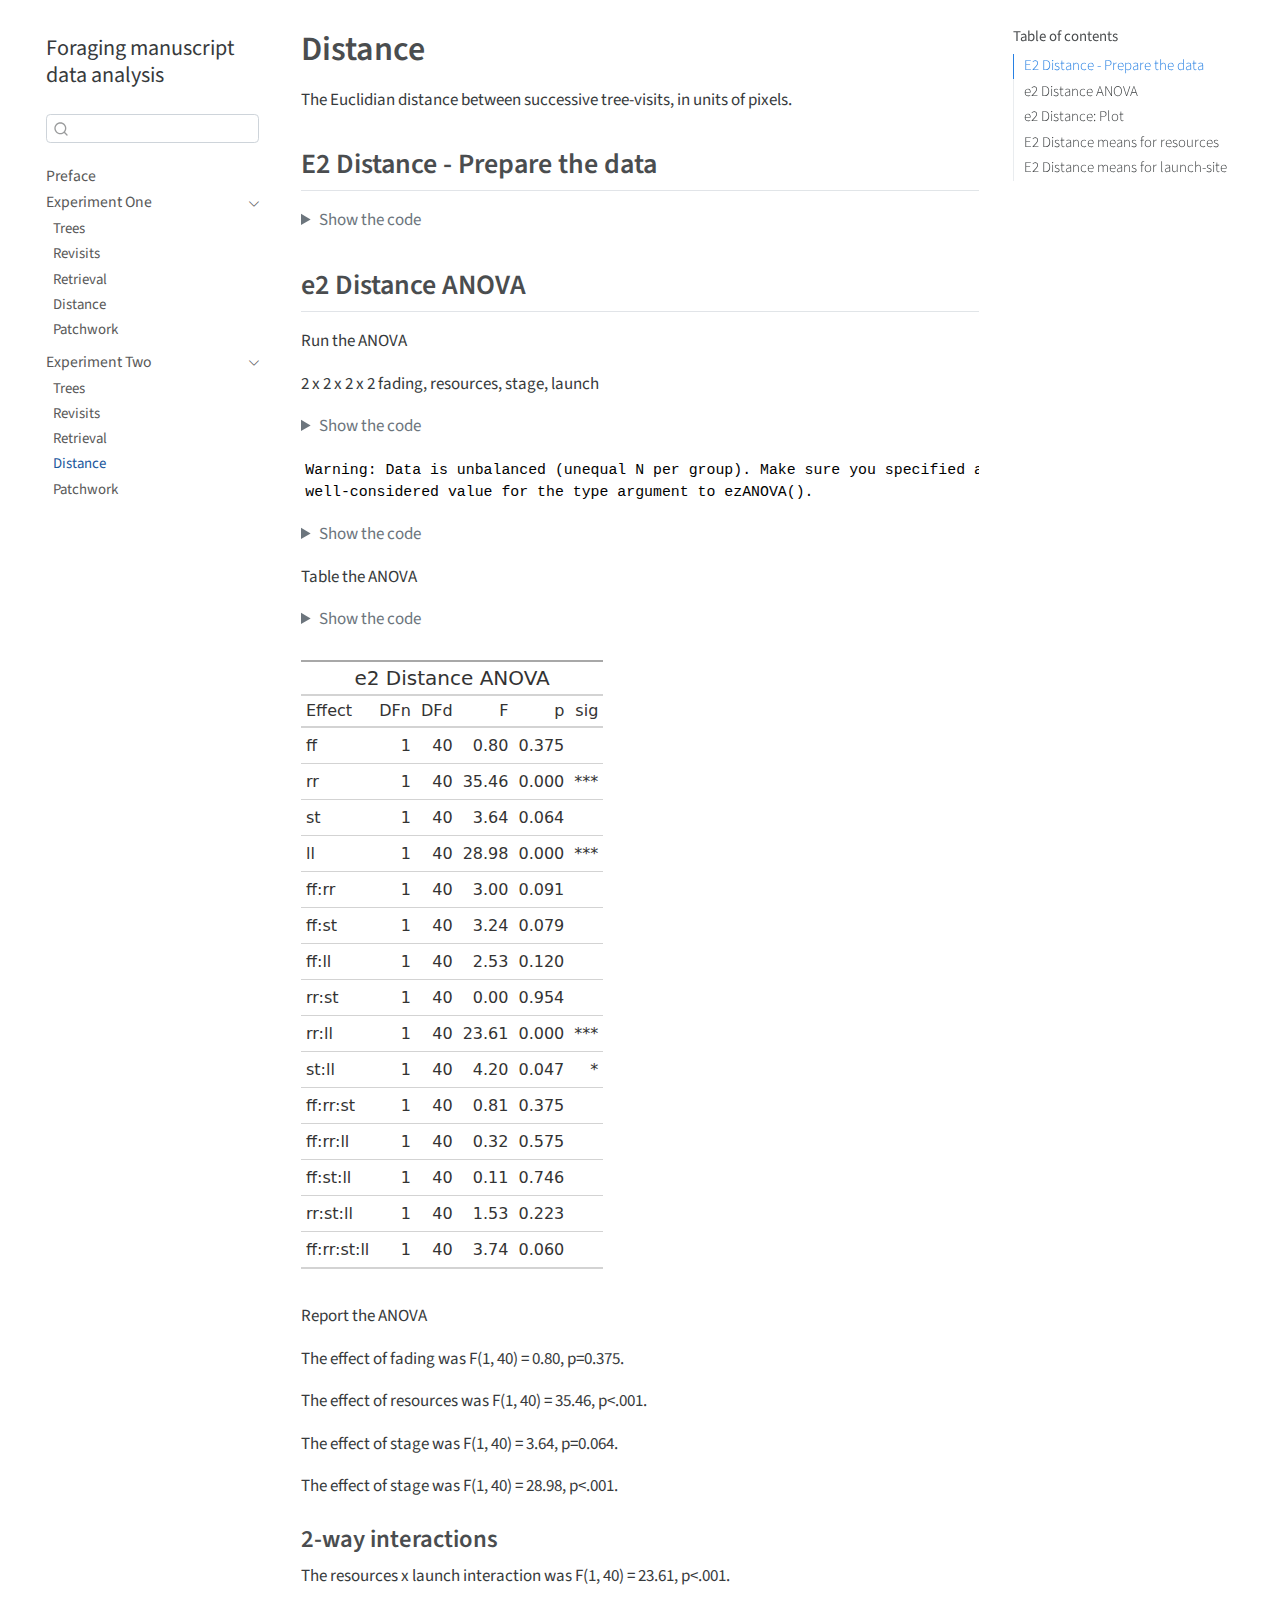
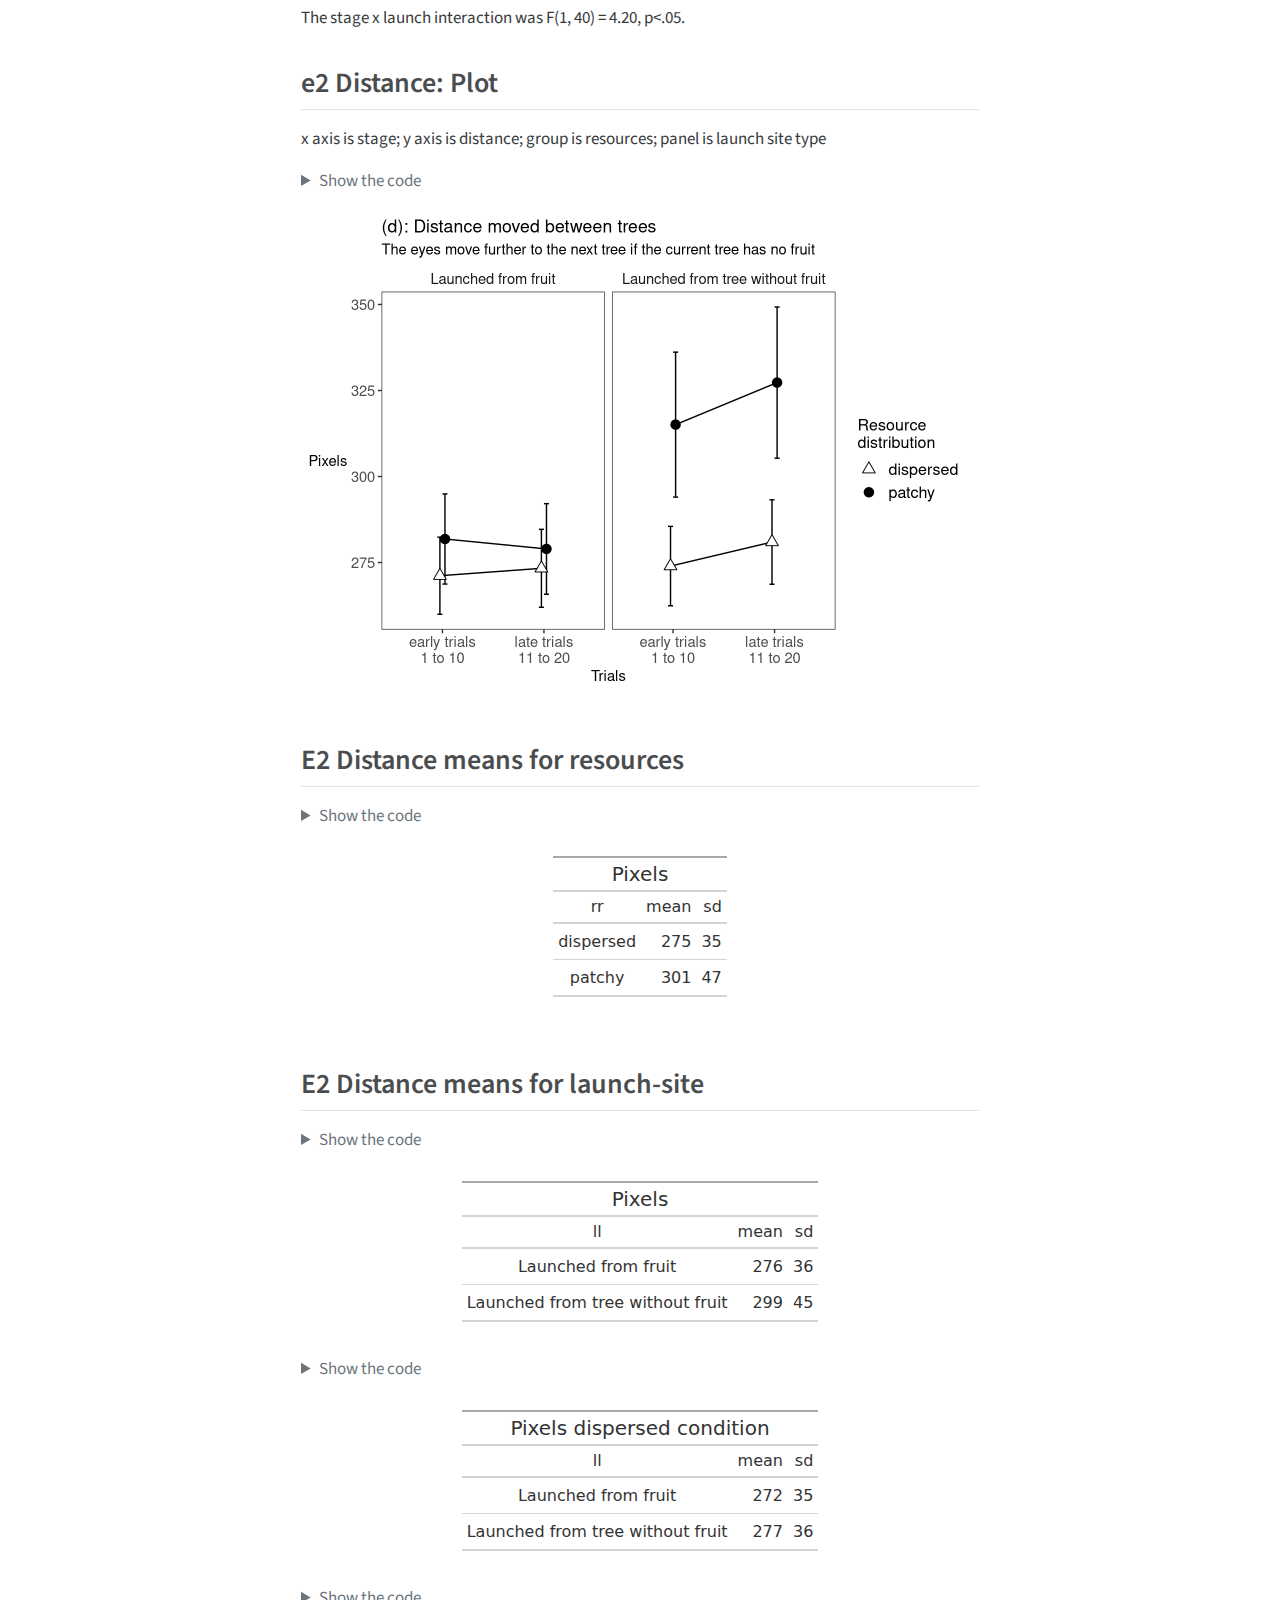
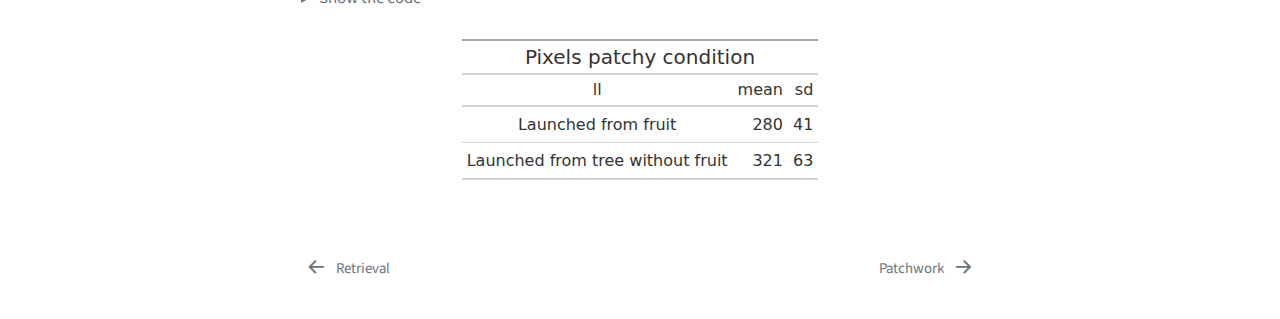
<file: docs/e2-distance.html>
<!DOCTYPE html>
<html xmlns="http://www.w3.org/1999/xhtml" lang="en" xml:lang="en"><head>

<meta charset="utf-8">
<meta name="generator" content="quarto-1.3.353">

<meta name="viewport" content="width=device-width, initial-scale=1.0, user-scalable=yes">


<title>Foraging manuscript data analysis - Distance</title>
<style>
code{white-space: pre-wrap;}
span.smallcaps{font-variant: small-caps;}
div.columns{display: flex; gap: min(4vw, 1.5em);}
div.column{flex: auto; overflow-x: auto;}
div.hanging-indent{margin-left: 1.5em; text-indent: -1.5em;}
ul.task-list{list-style: none;}
ul.task-list li input[type="checkbox"] {
  width: 0.8em;
  margin: 0 0.8em 0.2em -1em; /* quarto-specific, see https://github.com/quarto-dev/quarto-cli/issues/4556 */ 
  vertical-align: middle;
}
/* CSS for syntax highlighting */
pre > code.sourceCode { white-space: pre; position: relative; }
pre > code.sourceCode > span { display: inline-block; line-height: 1.25; }
pre > code.sourceCode > span:empty { height: 1.2em; }
.sourceCode { overflow: visible; }
code.sourceCode > span { color: inherit; text-decoration: inherit; }
div.sourceCode { margin: 1em 0; }
pre.sourceCode { margin: 0; }
@media screen {
div.sourceCode { overflow: auto; }
}
@media print {
pre > code.sourceCode { white-space: pre-wrap; }
pre > code.sourceCode > span { text-indent: -5em; padding-left: 5em; }
}
pre.numberSource code
  { counter-reset: source-line 0; }
pre.numberSource code > span
  { position: relative; left: -4em; counter-increment: source-line; }
pre.numberSource code > span > a:first-child::before
  { content: counter(source-line);
    position: relative; left: -1em; text-align: right; vertical-align: baseline;
    border: none; display: inline-block;
    -webkit-touch-callout: none; -webkit-user-select: none;
    -khtml-user-select: none; -moz-user-select: none;
    -ms-user-select: none; user-select: none;
    padding: 0 4px; width: 4em;
  }
pre.numberSource { margin-left: 3em;  padding-left: 4px; }
div.sourceCode
  {   }
@media screen {
pre > code.sourceCode > span > a:first-child::before { text-decoration: underline; }
}
</style>


<script src="site_libs/quarto-nav/quarto-nav.js"></script>
<script src="site_libs/quarto-nav/headroom.min.js"></script>
<script src="site_libs/clipboard/clipboard.min.js"></script>
<script src="site_libs/quarto-search/autocomplete.umd.js"></script>
<script src="site_libs/quarto-search/fuse.min.js"></script>
<script src="site_libs/quarto-search/quarto-search.js"></script>
<meta name="quarto:offset" content="./">
<link href="./e2-master-plot.html" rel="next">
<link href="./e2-retrieval.html" rel="prev">
<script src="site_libs/quarto-html/quarto.js"></script>
<script src="site_libs/quarto-html/popper.min.js"></script>
<script src="site_libs/quarto-html/tippy.umd.min.js"></script>
<script src="site_libs/quarto-html/anchor.min.js"></script>
<link href="site_libs/quarto-html/tippy.css" rel="stylesheet">
<link href="site_libs/quarto-html/quarto-syntax-highlighting.css" rel="stylesheet" id="quarto-text-highlighting-styles">
<script src="site_libs/bootstrap/bootstrap.min.js"></script>
<link href="site_libs/bootstrap/bootstrap-icons.css" rel="stylesheet">
<link href="site_libs/bootstrap/bootstrap.min.css" rel="stylesheet" id="quarto-bootstrap" data-mode="light">
<script id="quarto-search-options" type="application/json">{
  "location": "sidebar",
  "copy-button": false,
  "collapse-after": 3,
  "panel-placement": "start",
  "type": "textbox",
  "limit": 20,
  "language": {
    "search-no-results-text": "No results",
    "search-matching-documents-text": "matching documents",
    "search-copy-link-title": "Copy link to search",
    "search-hide-matches-text": "Hide additional matches",
    "search-more-match-text": "more match in this document",
    "search-more-matches-text": "more matches in this document",
    "search-clear-button-title": "Clear",
    "search-detached-cancel-button-title": "Cancel",
    "search-submit-button-title": "Submit"
  }
}</script>


</head>

<body class="nav-sidebar floating">

<div id="quarto-search-results"></div>
  <header id="quarto-header" class="headroom fixed-top">
  <nav class="quarto-secondary-nav">
    <div class="container-fluid d-flex">
      <button type="button" class="quarto-btn-toggle btn" data-bs-toggle="collapse" data-bs-target="#quarto-sidebar,#quarto-sidebar-glass" aria-controls="quarto-sidebar" aria-expanded="false" aria-label="Toggle sidebar navigation" onclick="if (window.quartoToggleHeadroom) { window.quartoToggleHeadroom(); }">
        <i class="bi bi-layout-text-sidebar-reverse"></i>
      </button>
      <nav class="quarto-page-breadcrumbs" aria-label="breadcrumb"><ol class="breadcrumb"><li class="breadcrumb-item"><a href="./part2.html">Experiment Two</a></li><li class="breadcrumb-item"><a href="./e2-distance.html">Distance</a></li></ol></nav>
      <a class="flex-grow-1" role="button" data-bs-toggle="collapse" data-bs-target="#quarto-sidebar,#quarto-sidebar-glass" aria-controls="quarto-sidebar" aria-expanded="false" aria-label="Toggle sidebar navigation" onclick="if (window.quartoToggleHeadroom) { window.quartoToggleHeadroom(); }">      
      </a>
      <button type="button" class="btn quarto-search-button" aria-label="Search" onclick="window.quartoOpenSearch();">
        <i class="bi bi-search"></i>
      </button>
    </div>
  </nav>
</header>
<!-- content -->
<div id="quarto-content" class="quarto-container page-columns page-rows-contents page-layout-article">
<!-- sidebar -->
  <nav id="quarto-sidebar" class="sidebar collapse collapse-horizontal sidebar-navigation floating overflow-auto">
    <div class="pt-lg-2 mt-2 text-left sidebar-header">
    <div class="sidebar-title mb-0 py-0">
      <a href="./">Foraging manuscript data analysis</a> 
    </div>
      </div>
        <div class="mt-2 flex-shrink-0 align-items-center">
        <div class="sidebar-search">
        <div id="quarto-search" class="" title="Search"></div>
        </div>
        </div>
    <div class="sidebar-menu-container"> 
    <ul class="list-unstyled mt-1">
        <li class="sidebar-item">
  <div class="sidebar-item-container"> 
  <a href="./index.html" class="sidebar-item-text sidebar-link">
 <span class="menu-text">Preface</span></a>
  </div>
</li>
        <li class="sidebar-item sidebar-item-section">
      <div class="sidebar-item-container"> 
            <a href="./part1.html" class="sidebar-item-text sidebar-link">
 <span class="menu-text">Experiment One</span></a>
          <a class="sidebar-item-toggle text-start" data-bs-toggle="collapse" data-bs-target="#quarto-sidebar-section-1" aria-expanded="true" aria-label="Toggle section">
            <i class="bi bi-chevron-right ms-2"></i>
          </a> 
      </div>
      <ul id="quarto-sidebar-section-1" class="collapse list-unstyled sidebar-section depth1 show">  
          <li class="sidebar-item">
  <div class="sidebar-item-container"> 
  <a href="./e1-ntrees.html" class="sidebar-item-text sidebar-link">
 <span class="menu-text">Trees</span></a>
  </div>
</li>
          <li class="sidebar-item">
  <div class="sidebar-item-container"> 
  <a href="./e1-nrevisits.html" class="sidebar-item-text sidebar-link">
 <span class="menu-text">Revisits</span></a>
  </div>
</li>
          <li class="sidebar-item">
  <div class="sidebar-item-container"> 
  <a href="./e1-retrieval.html" class="sidebar-item-text sidebar-link">
 <span class="menu-text">Retrieval</span></a>
  </div>
</li>
          <li class="sidebar-item">
  <div class="sidebar-item-container"> 
  <a href="./e1-distance.html" class="sidebar-item-text sidebar-link">
 <span class="menu-text">Distance</span></a>
  </div>
</li>
          <li class="sidebar-item">
  <div class="sidebar-item-container"> 
  <a href="./e1-master-plot.html" class="sidebar-item-text sidebar-link">
 <span class="menu-text">Patchwork</span></a>
  </div>
</li>
      </ul>
  </li>
        <li class="sidebar-item sidebar-item-section">
      <div class="sidebar-item-container"> 
            <a href="./part2.html" class="sidebar-item-text sidebar-link">
 <span class="menu-text">Experiment Two</span></a>
          <a class="sidebar-item-toggle text-start" data-bs-toggle="collapse" data-bs-target="#quarto-sidebar-section-2" aria-expanded="true" aria-label="Toggle section">
            <i class="bi bi-chevron-right ms-2"></i>
          </a> 
      </div>
      <ul id="quarto-sidebar-section-2" class="collapse list-unstyled sidebar-section depth1 show">  
          <li class="sidebar-item">
  <div class="sidebar-item-container"> 
  <a href="./e2-ntrees.html" class="sidebar-item-text sidebar-link">
 <span class="menu-text">Trees</span></a>
  </div>
</li>
          <li class="sidebar-item">
  <div class="sidebar-item-container"> 
  <a href="./e2-nrevisits.html" class="sidebar-item-text sidebar-link">
 <span class="menu-text">Revisits</span></a>
  </div>
</li>
          <li class="sidebar-item">
  <div class="sidebar-item-container"> 
  <a href="./e2-retrieval.html" class="sidebar-item-text sidebar-link">
 <span class="menu-text">Retrieval</span></a>
  </div>
</li>
          <li class="sidebar-item">
  <div class="sidebar-item-container"> 
  <a href="./e2-distance.html" class="sidebar-item-text sidebar-link active">
 <span class="menu-text">Distance</span></a>
  </div>
</li>
          <li class="sidebar-item">
  <div class="sidebar-item-container"> 
  <a href="./e2-master-plot.html" class="sidebar-item-text sidebar-link">
 <span class="menu-text">Patchwork</span></a>
  </div>
</li>
      </ul>
  </li>
    </ul>
    </div>
</nav>
<div id="quarto-sidebar-glass" data-bs-toggle="collapse" data-bs-target="#quarto-sidebar,#quarto-sidebar-glass"></div>
<!-- margin-sidebar -->
    <div id="quarto-margin-sidebar" class="sidebar margin-sidebar">
        <nav id="TOC" role="doc-toc" class="toc-active">
    <h2 id="toc-title">Table of contents</h2>
   
  <ul>
  <li><a href="#e2-distance---prepare-the-data" id="toc-e2-distance---prepare-the-data" class="nav-link active" data-scroll-target="#e2-distance---prepare-the-data">E2 Distance - Prepare the data</a></li>
  <li><a href="#e2-distance-anova" id="toc-e2-distance-anova" class="nav-link" data-scroll-target="#e2-distance-anova">e2 Distance ANOVA</a>
  <ul class="collapse">
  <li><a href="#way-interactions" id="toc-way-interactions" class="nav-link" data-scroll-target="#way-interactions">2-way interactions</a></li>
  </ul></li>
  <li><a href="#e2-distance-plot" id="toc-e2-distance-plot" class="nav-link" data-scroll-target="#e2-distance-plot">e2 Distance: Plot</a></li>
  <li><a href="#e2-distance-means-for-resources" id="toc-e2-distance-means-for-resources" class="nav-link" data-scroll-target="#e2-distance-means-for-resources">E2 Distance means for resources</a></li>
  <li><a href="#e2-distance-means-for-launch-site" id="toc-e2-distance-means-for-launch-site" class="nav-link" data-scroll-target="#e2-distance-means-for-launch-site">E2 Distance means for launch-site</a></li>
  </ul>
</nav>
    </div>
<!-- main -->
<main class="content" id="quarto-document-content">

<header id="title-block-header" class="quarto-title-block default">
<div class="quarto-title">
<h1 class="title">Distance</h1>
</div>



<div class="quarto-title-meta">

    
  
    
  </div>
  

</header>

<p>The Euclidian distance between successive tree-visits, in units of pixels.</p>
<section id="e2-distance---prepare-the-data" class="level2">
<h2 class="anchored" data-anchor-id="e2-distance---prepare-the-data">E2 Distance - Prepare the data</h2>
<div class="cell">
<details>
<summary>Show the code</summary>
<div class="sourceCode cell-code" id="cb1"><pre class="sourceCode r code-with-copy"><code class="sourceCode r"><span id="cb1-1"><a href="#cb1-1" aria-hidden="true" tabindex="-1"></a>e2 <span class="ot">&lt;-</span> <span class="fu">readRDS</span>(<span class="st">"002-00-e2-data.RDS"</span>)</span>
<span id="cb1-2"><a href="#cb1-2" aria-hidden="true" tabindex="-1"></a></span>
<span id="cb1-3"><a href="#cb1-3" aria-hidden="true" tabindex="-1"></a><span class="co"># remove things from the raw data to make it </span></span>
<span id="cb1-4"><a href="#cb1-4" aria-hidden="true" tabindex="-1"></a><span class="co"># suitable for this particular analysis</span></span>
<span id="cb1-5"><a href="#cb1-5" aria-hidden="true" tabindex="-1"></a></span>
<span id="cb1-6"><a href="#cb1-6" aria-hidden="true" tabindex="-1"></a><span class="co"># remove samples that did not look at a tree</span></span>
<span id="cb1-7"><a href="#cb1-7" aria-hidden="true" tabindex="-1"></a>e2 <span class="ot">&lt;-</span> e2 <span class="sc">%&gt;%</span> <span class="fu">filter</span>(fl<span class="sc">&gt;</span><span class="dv">0</span>)</span>
<span id="cb1-8"><a href="#cb1-8" aria-hidden="true" tabindex="-1"></a></span>
<span id="cb1-9"><a href="#cb1-9" aria-hidden="true" tabindex="-1"></a><span class="co"># remove the second (and any subsequent) *consecutive* duplicates</span></span>
<span id="cb1-10"><a href="#cb1-10" aria-hidden="true" tabindex="-1"></a>e2 <span class="ot">&lt;-</span> e2 <span class="sc">%&gt;%</span> </span>
<span id="cb1-11"><a href="#cb1-11" aria-hidden="true" tabindex="-1"></a>  <span class="fu">group_by</span>(pp, rr, tb) <span class="sc">%&gt;%</span> </span>
<span id="cb1-12"><a href="#cb1-12" aria-hidden="true" tabindex="-1"></a>  <span class="fu">filter</span>(<span class="fu">is.na</span>(tl <span class="sc">!=</span> <span class="fu">lag</span>(tl)) <span class="sc">|</span> tl <span class="sc">!=</span> <span class="fu">lag</span>(tl)) <span class="sc">%&gt;%</span> </span>
<span id="cb1-13"><a href="#cb1-13" aria-hidden="true" tabindex="-1"></a>  <span class="fu">ungroup</span>()</span>
<span id="cb1-14"><a href="#cb1-14" aria-hidden="true" tabindex="-1"></a></span>
<span id="cb1-15"><a href="#cb1-15" aria-hidden="true" tabindex="-1"></a><span class="co"># remove trials where they failed to get 14 fruit</span></span>
<span id="cb1-16"><a href="#cb1-16" aria-hidden="true" tabindex="-1"></a>e2 <span class="ot">&lt;-</span> e2 <span class="sc">%&gt;%</span></span>
<span id="cb1-17"><a href="#cb1-17" aria-hidden="true" tabindex="-1"></a>  <span class="fu">group_by</span>(pp, rr, tb) <span class="sc">%&gt;%</span></span>
<span id="cb1-18"><a href="#cb1-18" aria-hidden="true" tabindex="-1"></a>  <span class="fu">mutate</span>(<span class="at">max_fr =</span> <span class="fu">max</span>(fr)) <span class="sc">%&gt;%</span></span>
<span id="cb1-19"><a href="#cb1-19" aria-hidden="true" tabindex="-1"></a>  <span class="fu">ungroup</span>() <span class="sc">%&gt;%</span></span>
<span id="cb1-20"><a href="#cb1-20" aria-hidden="true" tabindex="-1"></a>  <span class="fu">filter</span>(max_fr<span class="sc">==</span><span class="dv">14</span>) </span>
<span id="cb1-21"><a href="#cb1-21" aria-hidden="true" tabindex="-1"></a></span>
<span id="cb1-22"><a href="#cb1-22" aria-hidden="true" tabindex="-1"></a><span class="co"># Euclid</span></span>
<span id="cb1-23"><a href="#cb1-23" aria-hidden="true" tabindex="-1"></a>e2 <span class="ot">&lt;-</span> e2 <span class="sc">%&gt;%</span> </span>
<span id="cb1-24"><a href="#cb1-24" aria-hidden="true" tabindex="-1"></a>  <span class="fu">group_by</span>(pp, rr, tb) <span class="sc">%&gt;%</span> </span>
<span id="cb1-25"><a href="#cb1-25" aria-hidden="true" tabindex="-1"></a>  <span class="fu">mutate</span>(<span class="at">dist =</span> <span class="fu">round</span>(<span class="fu">sqrt</span>((<span class="fu">lead</span>(xx)<span class="sc">-</span>xx)<span class="sc">^</span><span class="dv">2</span> <span class="sc">+</span> (<span class="fu">lead</span>(yy)<span class="sc">-</span>yy)<span class="sc">^</span><span class="dv">2</span>), <span class="dv">2</span>)) <span class="sc">%&gt;%</span> </span>
<span id="cb1-26"><a href="#cb1-26" aria-hidden="true" tabindex="-1"></a>  <span class="fu">ungroup</span>()</span>
<span id="cb1-27"><a href="#cb1-27" aria-hidden="true" tabindex="-1"></a></span>
<span id="cb1-28"><a href="#cb1-28" aria-hidden="true" tabindex="-1"></a><span class="co"># time</span></span>
<span id="cb1-29"><a href="#cb1-29" aria-hidden="true" tabindex="-1"></a>e2 <span class="ot">&lt;-</span> e2 <span class="sc">%&gt;%</span> </span>
<span id="cb1-30"><a href="#cb1-30" aria-hidden="true" tabindex="-1"></a>  <span class="fu">group_by</span>(pp, rr, tb) <span class="sc">%&gt;%</span> </span>
<span id="cb1-31"><a href="#cb1-31" aria-hidden="true" tabindex="-1"></a>  <span class="fu">mutate</span>(<span class="at">tm=</span>tm<span class="sc">-</span><span class="fu">first</span>(tm)) <span class="sc">%&gt;%</span></span>
<span id="cb1-32"><a href="#cb1-32" aria-hidden="true" tabindex="-1"></a>  <span class="fu">ungroup</span>()</span>
<span id="cb1-33"><a href="#cb1-33" aria-hidden="true" tabindex="-1"></a></span>
<span id="cb1-34"><a href="#cb1-34" aria-hidden="true" tabindex="-1"></a>e2 <span class="ot">&lt;-</span> e2 <span class="sc">%&gt;%</span> <span class="fu">rename</span>(<span class="at">ll=</span>ln)</span>
<span id="cb1-35"><a href="#cb1-35" aria-hidden="true" tabindex="-1"></a></span>
<span id="cb1-36"><a href="#cb1-36" aria-hidden="true" tabindex="-1"></a><span class="co"># fewer columns</span></span>
<span id="cb1-37"><a href="#cb1-37" aria-hidden="true" tabindex="-1"></a>e2 <span class="ot">&lt;-</span> e2 <span class="sc">%&gt;%</span> </span>
<span id="cb1-38"><a href="#cb1-38" aria-hidden="true" tabindex="-1"></a>  <span class="fu">select</span>(ff, pp, rr, st, tb, tm, ll, tl, dist)</span>
<span id="cb1-39"><a href="#cb1-39" aria-hidden="true" tabindex="-1"></a></span>
<span id="cb1-40"><a href="#cb1-40" aria-hidden="true" tabindex="-1"></a>e2 <span class="ot">&lt;-</span> e2 <span class="sc">%&gt;%</span> </span>
<span id="cb1-41"><a href="#cb1-41" aria-hidden="true" tabindex="-1"></a>  <span class="fu">mutate</span>(<span class="at">ff=</span><span class="fu">as_factor</span>(ff),</span>
<span id="cb1-42"><a href="#cb1-42" aria-hidden="true" tabindex="-1"></a>         <span class="at">pp=</span><span class="fu">as_factor</span>(pp), </span>
<span id="cb1-43"><a href="#cb1-43" aria-hidden="true" tabindex="-1"></a>         <span class="at">st=</span><span class="fu">as_factor</span>(st), </span>
<span id="cb1-44"><a href="#cb1-44" aria-hidden="true" tabindex="-1"></a>         <span class="at">tb=</span><span class="fu">as_factor</span>(tb),</span>
<span id="cb1-45"><a href="#cb1-45" aria-hidden="true" tabindex="-1"></a>         <span class="at">ll=</span><span class="fu">factor</span>(ll, <span class="at">levels=</span><span class="fu">c</span>(<span class="st">"fruit"</span>, <span class="st">"not"</span>), <span class="at">labels=</span><span class="fu">c</span>(</span>
<span id="cb1-46"><a href="#cb1-46" aria-hidden="true" tabindex="-1"></a>           <span class="st">"Launched from fruit"</span>, <span class="st">"Launched from tree without fruit"</span></span>
<span id="cb1-47"><a href="#cb1-47" aria-hidden="true" tabindex="-1"></a>         )),</span>
<span id="cb1-48"><a href="#cb1-48" aria-hidden="true" tabindex="-1"></a>         <span class="at">rr=</span><span class="fu">factor</span>(rr, <span class="at">levels=</span><span class="fu">c</span>(<span class="st">"dispersed"</span>, <span class="st">"patchy"</span>)), </span>
<span id="cb1-49"><a href="#cb1-49" aria-hidden="true" tabindex="-1"></a>         )</span>
<span id="cb1-50"><a href="#cb1-50" aria-hidden="true" tabindex="-1"></a></span>
<span id="cb1-51"><a href="#cb1-51" aria-hidden="true" tabindex="-1"></a>dst <span class="ot">&lt;-</span> e2 <span class="sc">%&gt;%</span> </span>
<span id="cb1-52"><a href="#cb1-52" aria-hidden="true" tabindex="-1"></a>  <span class="fu">group_by</span>(ff, pp, rr, st, ll, tb) <span class="sc">%&gt;%</span> </span>
<span id="cb1-53"><a href="#cb1-53" aria-hidden="true" tabindex="-1"></a>  <span class="co"># average over tree-visits yielding</span></span>
<span id="cb1-54"><a href="#cb1-54" aria-hidden="true" tabindex="-1"></a>  <span class="co"># two values for each trial, </span></span>
<span id="cb1-55"><a href="#cb1-55" aria-hidden="true" tabindex="-1"></a>  <span class="co"># one for launch from fruit, </span></span>
<span id="cb1-56"><a href="#cb1-56" aria-hidden="true" tabindex="-1"></a>  <span class="co"># one for launch from empty</span></span>
<span id="cb1-57"><a href="#cb1-57" aria-hidden="true" tabindex="-1"></a>  <span class="fu">summarise</span>(<span class="at">dist=</span><span class="fu">mean</span>(dist, <span class="at">na.rm=</span><span class="cn">TRUE</span>)) <span class="sc">%&gt;%</span> </span>
<span id="cb1-58"><a href="#cb1-58" aria-hidden="true" tabindex="-1"></a>  <span class="fu">arrange</span>(ff, pp, rr, st, ll, tb, <span class="at">.by_group =</span> <span class="cn">TRUE</span>) <span class="sc">%&gt;%</span> </span>
<span id="cb1-59"><a href="#cb1-59" aria-hidden="true" tabindex="-1"></a>  <span class="fu">ungroup</span>()</span>
<span id="cb1-60"><a href="#cb1-60" aria-hidden="true" tabindex="-1"></a></span>
<span id="cb1-61"><a href="#cb1-61" aria-hidden="true" tabindex="-1"></a><span class="co"># average over trials in each of the two stages,</span></span>
<span id="cb1-62"><a href="#cb1-62" aria-hidden="true" tabindex="-1"></a><span class="co"># to yield one row for each launch type, per stage</span></span>
<span id="cb1-63"><a href="#cb1-63" aria-hidden="true" tabindex="-1"></a><span class="co"># 8 rows per subject, 2 x 2 x 2</span></span>
<span id="cb1-64"><a href="#cb1-64" aria-hidden="true" tabindex="-1"></a><span class="co"># 2 x 2 x 2 x 42=336 rows</span></span>
<span id="cb1-65"><a href="#cb1-65" aria-hidden="true" tabindex="-1"></a>dst <span class="ot">&lt;-</span> dst <span class="sc">%&gt;%</span> </span>
<span id="cb1-66"><a href="#cb1-66" aria-hidden="true" tabindex="-1"></a>  <span class="fu">group_by</span>(ff, pp, rr, st, ll) <span class="sc">%&gt;%</span> </span>
<span id="cb1-67"><a href="#cb1-67" aria-hidden="true" tabindex="-1"></a>  <span class="fu">summarise</span>(<span class="at">mu.dist=</span><span class="fu">mean</span>(dist, <span class="at">na.rm=</span><span class="cn">TRUE</span>)) <span class="sc">%&gt;%</span> </span>
<span id="cb1-68"><a href="#cb1-68" aria-hidden="true" tabindex="-1"></a>  <span class="fu">ungroup</span>()</span>
<span id="cb1-69"><a href="#cb1-69" aria-hidden="true" tabindex="-1"></a></span>
<span id="cb1-70"><a href="#cb1-70" aria-hidden="true" tabindex="-1"></a>dst <span class="ot">&lt;-</span> dst <span class="sc">%&gt;%</span> </span>
<span id="cb1-71"><a href="#cb1-71" aria-hidden="true" tabindex="-1"></a>  <span class="fu">select</span>(ff, rr, st, ll, pp, mu.dist) <span class="sc">%&gt;%</span> </span>
<span id="cb1-72"><a href="#cb1-72" aria-hidden="true" tabindex="-1"></a>  <span class="fu">arrange</span>(ff, rr, st, ll, pp, mu.dist)</span>
<span id="cb1-73"><a href="#cb1-73" aria-hidden="true" tabindex="-1"></a></span>
<span id="cb1-74"><a href="#cb1-74" aria-hidden="true" tabindex="-1"></a><span class="fu">saveRDS</span>(dst, <span class="st">"e2_distance_data.rds"</span>)</span></code><button title="Copy to Clipboard" class="code-copy-button"><i class="bi"></i></button></pre></div>
</details>
</div>
</section>
<section id="e2-distance-anova" class="level2">
<h2 class="anchored" data-anchor-id="e2-distance-anova">e2 Distance ANOVA</h2>
<p>Run the ANOVA</p>
<p>2 x 2 x 2 x 2 fading, resources, stage, launch</p>
<div class="cell">
<details>
<summary>Show the code</summary>
<div class="sourceCode cell-code" id="cb2"><pre class="sourceCode r code-with-copy"><code class="sourceCode r"><span id="cb2-1"><a href="#cb2-1" aria-hidden="true" tabindex="-1"></a><span class="fu">options</span>(<span class="at">contrasts=</span><span class="fu">c</span>(<span class="st">"contr.sum"</span>,<span class="st">"contr.poly"</span>))</span>
<span id="cb2-2"><a href="#cb2-2" aria-hidden="true" tabindex="-1"></a>e2_distance_ANOVA <span class="ot">&lt;-</span> </span>
<span id="cb2-3"><a href="#cb2-3" aria-hidden="true" tabindex="-1"></a>  <span class="fu">ezANOVA</span>(<span class="at">data=</span>dst,</span>
<span id="cb2-4"><a href="#cb2-4" aria-hidden="true" tabindex="-1"></a>          <span class="at">dv=</span>mu.dist,</span>
<span id="cb2-5"><a href="#cb2-5" aria-hidden="true" tabindex="-1"></a>          <span class="at">wid=</span>pp,</span>
<span id="cb2-6"><a href="#cb2-6" aria-hidden="true" tabindex="-1"></a>          <span class="at">within=</span><span class="fu">c</span>(rr, st, ll),</span>
<span id="cb2-7"><a href="#cb2-7" aria-hidden="true" tabindex="-1"></a>          <span class="at">between=</span>ff,</span>
<span id="cb2-8"><a href="#cb2-8" aria-hidden="true" tabindex="-1"></a>          <span class="at">type=</span><span class="dv">3</span>, </span>
<span id="cb2-9"><a href="#cb2-9" aria-hidden="true" tabindex="-1"></a>          <span class="at">return_aov =</span> <span class="cn">TRUE</span>)</span></code><button title="Copy to Clipboard" class="code-copy-button"><i class="bi"></i></button></pre></div>
</details>
<div class="cell-output cell-output-stderr">
<pre><code>Warning: Data is unbalanced (unequal N per group). Make sure you specified a
well-considered value for the type argument to ezANOVA().</code></pre>
</div>
<details>
<summary>Show the code</summary>
<div class="sourceCode cell-code" id="cb4"><pre class="sourceCode r code-with-copy"><code class="sourceCode r"><span id="cb4-1"><a href="#cb4-1" aria-hidden="true" tabindex="-1"></a><span class="cf">if</span>(<span class="st">"Sphericity Corrections"</span> <span class="sc">%in%</span> <span class="fu">names</span>(e2_distance_ANOVA)){</span>
<span id="cb4-2"><a href="#cb4-2" aria-hidden="true" tabindex="-1"></a>  corr<span class="ot">=</span><span class="fu">aovSphericityAdjustment</span>(e2_distance_ANOVA)<span class="sc">$</span>ANOVA <span class="sc">%&gt;%</span> <span class="fu">tibble</span>()</span>
<span id="cb4-3"><a href="#cb4-3" aria-hidden="true" tabindex="-1"></a>} <span class="cf">else</span> {</span>
<span id="cb4-4"><a href="#cb4-4" aria-hidden="true" tabindex="-1"></a>  corr<span class="ot">=</span>e2_distance_ANOVA<span class="sc">$</span>ANOVA <span class="sc">%&gt;%</span> <span class="fu">tibble</span>()  </span>
<span id="cb4-5"><a href="#cb4-5" aria-hidden="true" tabindex="-1"></a>  }</span></code><button title="Copy to Clipboard" class="code-copy-button"><i class="bi"></i></button></pre></div>
</details>
</div>
<p>Table the ANOVA</p>
<div class="cell">
<details>
<summary>Show the code</summary>
<div class="sourceCode cell-code" id="cb5"><pre class="sourceCode r code-with-copy"><code class="sourceCode r"><span id="cb5-1"><a href="#cb5-1" aria-hidden="true" tabindex="-1"></a><span class="fu">prettify_anova</span>(e2_distance_ANOVA, <span class="st">"e2 Distance ANOVA"</span>)</span></code><button title="Copy to Clipboard" class="code-copy-button"><i class="bi"></i></button></pre></div>
</details>
<div class="cell-output-display">

<div id="lcakroyhjo" style="padding-left:0px;padding-right:0px;padding-top:10px;padding-bottom:10px;overflow-x:auto;overflow-y:auto;width:auto;height:auto;">
<style>#lcakroyhjo table {
  font-family: system-ui, 'Segoe UI', Roboto, Helvetica, Arial, sans-serif, 'Apple Color Emoji', 'Segoe UI Emoji', 'Segoe UI Symbol', 'Noto Color Emoji';
  -webkit-font-smoothing: antialiased;
  -moz-osx-font-smoothing: grayscale;
}

#lcakroyhjo thead, #lcakroyhjo tbody, #lcakroyhjo tfoot, #lcakroyhjo tr, #lcakroyhjo td, #lcakroyhjo th {
  border-style: none;
}

#lcakroyhjo p {
  margin: 0;
  padding: 0;
}

#lcakroyhjo .gt_table {
  display: table;
  border-collapse: collapse;
  line-height: normal;
  margin-left: 0;
  margin-right: auto;
  color: #333333;
  font-size: 16px;
  font-weight: normal;
  font-style: normal;
  background-color: #FFFFFF;
  width: auto;
  border-top-style: solid;
  border-top-width: 2px;
  border-top-color: #A8A8A8;
  border-right-style: none;
  border-right-width: 2px;
  border-right-color: #D3D3D3;
  border-bottom-style: solid;
  border-bottom-width: 2px;
  border-bottom-color: #A8A8A8;
  border-left-style: none;
  border-left-width: 2px;
  border-left-color: #D3D3D3;
}

#lcakroyhjo .gt_caption {
  padding-top: 4px;
  padding-bottom: 4px;
}

#lcakroyhjo .gt_title {
  color: #333333;
  font-size: 125%;
  font-weight: initial;
  padding-top: 4px;
  padding-bottom: 4px;
  padding-left: 5px;
  padding-right: 5px;
  border-bottom-color: #FFFFFF;
  border-bottom-width: 0;
}

#lcakroyhjo .gt_subtitle {
  color: #333333;
  font-size: 85%;
  font-weight: initial;
  padding-top: 3px;
  padding-bottom: 5px;
  padding-left: 5px;
  padding-right: 5px;
  border-top-color: #FFFFFF;
  border-top-width: 0;
}

#lcakroyhjo .gt_heading {
  background-color: #FFFFFF;
  text-align: center;
  border-bottom-color: #FFFFFF;
  border-left-style: none;
  border-left-width: 1px;
  border-left-color: #D3D3D3;
  border-right-style: none;
  border-right-width: 1px;
  border-right-color: #D3D3D3;
}

#lcakroyhjo .gt_bottom_border {
  border-bottom-style: solid;
  border-bottom-width: 2px;
  border-bottom-color: #D3D3D3;
}

#lcakroyhjo .gt_col_headings {
  border-top-style: solid;
  border-top-width: 2px;
  border-top-color: #D3D3D3;
  border-bottom-style: solid;
  border-bottom-width: 2px;
  border-bottom-color: #D3D3D3;
  border-left-style: none;
  border-left-width: 1px;
  border-left-color: #D3D3D3;
  border-right-style: none;
  border-right-width: 1px;
  border-right-color: #D3D3D3;
}

#lcakroyhjo .gt_col_heading {
  color: #333333;
  background-color: #FFFFFF;
  font-size: 100%;
  font-weight: normal;
  text-transform: inherit;
  border-left-style: none;
  border-left-width: 1px;
  border-left-color: #D3D3D3;
  border-right-style: none;
  border-right-width: 1px;
  border-right-color: #D3D3D3;
  vertical-align: bottom;
  padding-top: 5px;
  padding-bottom: 6px;
  padding-left: 5px;
  padding-right: 5px;
  overflow-x: hidden;
}

#lcakroyhjo .gt_column_spanner_outer {
  color: #333333;
  background-color: #FFFFFF;
  font-size: 100%;
  font-weight: normal;
  text-transform: inherit;
  padding-top: 0;
  padding-bottom: 0;
  padding-left: 4px;
  padding-right: 4px;
}

#lcakroyhjo .gt_column_spanner_outer:first-child {
  padding-left: 0;
}

#lcakroyhjo .gt_column_spanner_outer:last-child {
  padding-right: 0;
}

#lcakroyhjo .gt_column_spanner {
  border-bottom-style: solid;
  border-bottom-width: 2px;
  border-bottom-color: #D3D3D3;
  vertical-align: bottom;
  padding-top: 5px;
  padding-bottom: 5px;
  overflow-x: hidden;
  display: inline-block;
  width: 100%;
}

#lcakroyhjo .gt_spanner_row {
  border-bottom-style: hidden;
}

#lcakroyhjo .gt_group_heading {
  padding-top: 8px;
  padding-bottom: 8px;
  padding-left: 5px;
  padding-right: 5px;
  color: #333333;
  background-color: #FFFFFF;
  font-size: 100%;
  font-weight: initial;
  text-transform: inherit;
  border-top-style: solid;
  border-top-width: 2px;
  border-top-color: #D3D3D3;
  border-bottom-style: solid;
  border-bottom-width: 2px;
  border-bottom-color: #D3D3D3;
  border-left-style: none;
  border-left-width: 1px;
  border-left-color: #D3D3D3;
  border-right-style: none;
  border-right-width: 1px;
  border-right-color: #D3D3D3;
  vertical-align: middle;
  text-align: left;
}

#lcakroyhjo .gt_empty_group_heading {
  padding: 0.5px;
  color: #333333;
  background-color: #FFFFFF;
  font-size: 100%;
  font-weight: initial;
  border-top-style: solid;
  border-top-width: 2px;
  border-top-color: #D3D3D3;
  border-bottom-style: solid;
  border-bottom-width: 2px;
  border-bottom-color: #D3D3D3;
  vertical-align: middle;
}

#lcakroyhjo .gt_from_md > :first-child {
  margin-top: 0;
}

#lcakroyhjo .gt_from_md > :last-child {
  margin-bottom: 0;
}

#lcakroyhjo .gt_row {
  padding-top: 8px;
  padding-bottom: 8px;
  padding-left: 5px;
  padding-right: 5px;
  margin: 10px;
  border-top-style: solid;
  border-top-width: 1px;
  border-top-color: #D3D3D3;
  border-left-style: none;
  border-left-width: 1px;
  border-left-color: #D3D3D3;
  border-right-style: none;
  border-right-width: 1px;
  border-right-color: #D3D3D3;
  vertical-align: middle;
  overflow-x: hidden;
}

#lcakroyhjo .gt_stub {
  color: #333333;
  background-color: #FFFFFF;
  font-size: 100%;
  font-weight: initial;
  text-transform: inherit;
  border-right-style: solid;
  border-right-width: 2px;
  border-right-color: #D3D3D3;
  padding-left: 5px;
  padding-right: 5px;
}

#lcakroyhjo .gt_stub_row_group {
  color: #333333;
  background-color: #FFFFFF;
  font-size: 100%;
  font-weight: initial;
  text-transform: inherit;
  border-right-style: solid;
  border-right-width: 2px;
  border-right-color: #D3D3D3;
  padding-left: 5px;
  padding-right: 5px;
  vertical-align: top;
}

#lcakroyhjo .gt_row_group_first td {
  border-top-width: 2px;
}

#lcakroyhjo .gt_row_group_first th {
  border-top-width: 2px;
}

#lcakroyhjo .gt_summary_row {
  color: #333333;
  background-color: #FFFFFF;
  text-transform: inherit;
  padding-top: 8px;
  padding-bottom: 8px;
  padding-left: 5px;
  padding-right: 5px;
}

#lcakroyhjo .gt_first_summary_row {
  border-top-style: solid;
  border-top-color: #D3D3D3;
}

#lcakroyhjo .gt_first_summary_row.thick {
  border-top-width: 2px;
}

#lcakroyhjo .gt_last_summary_row {
  padding-top: 8px;
  padding-bottom: 8px;
  padding-left: 5px;
  padding-right: 5px;
  border-bottom-style: solid;
  border-bottom-width: 2px;
  border-bottom-color: #D3D3D3;
}

#lcakroyhjo .gt_grand_summary_row {
  color: #333333;
  background-color: #FFFFFF;
  text-transform: inherit;
  padding-top: 8px;
  padding-bottom: 8px;
  padding-left: 5px;
  padding-right: 5px;
}

#lcakroyhjo .gt_first_grand_summary_row {
  padding-top: 8px;
  padding-bottom: 8px;
  padding-left: 5px;
  padding-right: 5px;
  border-top-style: double;
  border-top-width: 6px;
  border-top-color: #D3D3D3;
}

#lcakroyhjo .gt_last_grand_summary_row_top {
  padding-top: 8px;
  padding-bottom: 8px;
  padding-left: 5px;
  padding-right: 5px;
  border-bottom-style: double;
  border-bottom-width: 6px;
  border-bottom-color: #D3D3D3;
}

#lcakroyhjo .gt_striped {
  background-color: rgba(128, 128, 128, 0.05);
}

#lcakroyhjo .gt_table_body {
  border-top-style: solid;
  border-top-width: 2px;
  border-top-color: #D3D3D3;
  border-bottom-style: solid;
  border-bottom-width: 2px;
  border-bottom-color: #D3D3D3;
}

#lcakroyhjo .gt_footnotes {
  color: #333333;
  background-color: #FFFFFF;
  border-bottom-style: none;
  border-bottom-width: 2px;
  border-bottom-color: #D3D3D3;
  border-left-style: none;
  border-left-width: 2px;
  border-left-color: #D3D3D3;
  border-right-style: none;
  border-right-width: 2px;
  border-right-color: #D3D3D3;
}

#lcakroyhjo .gt_footnote {
  margin: 0px;
  font-size: 90%;
  padding-top: 4px;
  padding-bottom: 4px;
  padding-left: 5px;
  padding-right: 5px;
}

#lcakroyhjo .gt_sourcenotes {
  color: #333333;
  background-color: #FFFFFF;
  border-bottom-style: none;
  border-bottom-width: 2px;
  border-bottom-color: #D3D3D3;
  border-left-style: none;
  border-left-width: 2px;
  border-left-color: #D3D3D3;
  border-right-style: none;
  border-right-width: 2px;
  border-right-color: #D3D3D3;
}

#lcakroyhjo .gt_sourcenote {
  font-size: 90%;
  padding-top: 4px;
  padding-bottom: 4px;
  padding-left: 5px;
  padding-right: 5px;
}

#lcakroyhjo .gt_left {
  text-align: left;
}

#lcakroyhjo .gt_center {
  text-align: center;
}

#lcakroyhjo .gt_right {
  text-align: right;
  font-variant-numeric: tabular-nums;
}

#lcakroyhjo .gt_font_normal {
  font-weight: normal;
}

#lcakroyhjo .gt_font_bold {
  font-weight: bold;
}

#lcakroyhjo .gt_font_italic {
  font-style: italic;
}

#lcakroyhjo .gt_super {
  font-size: 65%;
}

#lcakroyhjo .gt_footnote_marks {
  font-size: 75%;
  vertical-align: 0.4em;
  position: initial;
}

#lcakroyhjo .gt_asterisk {
  font-size: 100%;
  vertical-align: 0;
}

#lcakroyhjo .gt_indent_1 {
  text-indent: 5px;
}

#lcakroyhjo .gt_indent_2 {
  text-indent: 10px;
}

#lcakroyhjo .gt_indent_3 {
  text-indent: 15px;
}

#lcakroyhjo .gt_indent_4 {
  text-indent: 20px;
}

#lcakroyhjo .gt_indent_5 {
  text-indent: 25px;
}
</style>
<table class="gt_table" data-quarto-disable-processing="false" data-quarto-bootstrap="false">
  <thead>
    <tr class="gt_heading">
      <td colspan="6" class="gt_heading gt_title gt_font_normal gt_bottom_border" style="">e2 Distance ANOVA</td>
    </tr>
    
    <tr class="gt_col_headings">
      <th class="gt_col_heading gt_columns_bottom_border gt_left" rowspan="1" colspan="1" scope="col" id="Effect">Effect</th>
      <th class="gt_col_heading gt_columns_bottom_border gt_right" rowspan="1" colspan="1" scope="col" id="DFn">DFn</th>
      <th class="gt_col_heading gt_columns_bottom_border gt_right" rowspan="1" colspan="1" scope="col" id="DFd">DFd</th>
      <th class="gt_col_heading gt_columns_bottom_border gt_right" rowspan="1" colspan="1" scope="col" id="F">F</th>
      <th class="gt_col_heading gt_columns_bottom_border gt_right" rowspan="1" colspan="1" scope="col" id="p">p</th>
      <th class="gt_col_heading gt_columns_bottom_border gt_right" rowspan="1" colspan="1" scope="col" id="sig">sig</th>
    </tr>
  </thead>
  <tbody class="gt_table_body">
    <tr><td headers="Effect" class="gt_row gt_left">ff</td>
<td headers="DFn" class="gt_row gt_right">1</td>
<td headers="DFd" class="gt_row gt_right">40</td>
<td headers="F" class="gt_row gt_right"> 0.80</td>
<td headers="p" class="gt_row gt_right">0.375</td>
<td headers="sig" class="gt_row gt_right"></td></tr>
    <tr><td headers="Effect" class="gt_row gt_left">rr</td>
<td headers="DFn" class="gt_row gt_right">1</td>
<td headers="DFd" class="gt_row gt_right">40</td>
<td headers="F" class="gt_row gt_right">35.46</td>
<td headers="p" class="gt_row gt_right">0.000</td>
<td headers="sig" class="gt_row gt_right">***</td></tr>
    <tr><td headers="Effect" class="gt_row gt_left">st</td>
<td headers="DFn" class="gt_row gt_right">1</td>
<td headers="DFd" class="gt_row gt_right">40</td>
<td headers="F" class="gt_row gt_right"> 3.64</td>
<td headers="p" class="gt_row gt_right">0.064</td>
<td headers="sig" class="gt_row gt_right"></td></tr>
    <tr><td headers="Effect" class="gt_row gt_left">ll</td>
<td headers="DFn" class="gt_row gt_right">1</td>
<td headers="DFd" class="gt_row gt_right">40</td>
<td headers="F" class="gt_row gt_right">28.98</td>
<td headers="p" class="gt_row gt_right">0.000</td>
<td headers="sig" class="gt_row gt_right">***</td></tr>
    <tr><td headers="Effect" class="gt_row gt_left">ff:rr</td>
<td headers="DFn" class="gt_row gt_right">1</td>
<td headers="DFd" class="gt_row gt_right">40</td>
<td headers="F" class="gt_row gt_right"> 3.00</td>
<td headers="p" class="gt_row gt_right">0.091</td>
<td headers="sig" class="gt_row gt_right"></td></tr>
    <tr><td headers="Effect" class="gt_row gt_left">ff:st</td>
<td headers="DFn" class="gt_row gt_right">1</td>
<td headers="DFd" class="gt_row gt_right">40</td>
<td headers="F" class="gt_row gt_right"> 3.24</td>
<td headers="p" class="gt_row gt_right">0.079</td>
<td headers="sig" class="gt_row gt_right"></td></tr>
    <tr><td headers="Effect" class="gt_row gt_left">ff:ll</td>
<td headers="DFn" class="gt_row gt_right">1</td>
<td headers="DFd" class="gt_row gt_right">40</td>
<td headers="F" class="gt_row gt_right"> 2.53</td>
<td headers="p" class="gt_row gt_right">0.120</td>
<td headers="sig" class="gt_row gt_right"></td></tr>
    <tr><td headers="Effect" class="gt_row gt_left">rr:st</td>
<td headers="DFn" class="gt_row gt_right">1</td>
<td headers="DFd" class="gt_row gt_right">40</td>
<td headers="F" class="gt_row gt_right"> 0.00</td>
<td headers="p" class="gt_row gt_right">0.954</td>
<td headers="sig" class="gt_row gt_right"></td></tr>
    <tr><td headers="Effect" class="gt_row gt_left">rr:ll</td>
<td headers="DFn" class="gt_row gt_right">1</td>
<td headers="DFd" class="gt_row gt_right">40</td>
<td headers="F" class="gt_row gt_right">23.61</td>
<td headers="p" class="gt_row gt_right">0.000</td>
<td headers="sig" class="gt_row gt_right">***</td></tr>
    <tr><td headers="Effect" class="gt_row gt_left">st:ll</td>
<td headers="DFn" class="gt_row gt_right">1</td>
<td headers="DFd" class="gt_row gt_right">40</td>
<td headers="F" class="gt_row gt_right"> 4.20</td>
<td headers="p" class="gt_row gt_right">0.047</td>
<td headers="sig" class="gt_row gt_right">*</td></tr>
    <tr><td headers="Effect" class="gt_row gt_left">ff:rr:st</td>
<td headers="DFn" class="gt_row gt_right">1</td>
<td headers="DFd" class="gt_row gt_right">40</td>
<td headers="F" class="gt_row gt_right"> 0.81</td>
<td headers="p" class="gt_row gt_right">0.375</td>
<td headers="sig" class="gt_row gt_right"></td></tr>
    <tr><td headers="Effect" class="gt_row gt_left">ff:rr:ll</td>
<td headers="DFn" class="gt_row gt_right">1</td>
<td headers="DFd" class="gt_row gt_right">40</td>
<td headers="F" class="gt_row gt_right"> 0.32</td>
<td headers="p" class="gt_row gt_right">0.575</td>
<td headers="sig" class="gt_row gt_right"></td></tr>
    <tr><td headers="Effect" class="gt_row gt_left">ff:st:ll</td>
<td headers="DFn" class="gt_row gt_right">1</td>
<td headers="DFd" class="gt_row gt_right">40</td>
<td headers="F" class="gt_row gt_right"> 0.11</td>
<td headers="p" class="gt_row gt_right">0.746</td>
<td headers="sig" class="gt_row gt_right"></td></tr>
    <tr><td headers="Effect" class="gt_row gt_left">rr:st:ll</td>
<td headers="DFn" class="gt_row gt_right">1</td>
<td headers="DFd" class="gt_row gt_right">40</td>
<td headers="F" class="gt_row gt_right"> 1.53</td>
<td headers="p" class="gt_row gt_right">0.223</td>
<td headers="sig" class="gt_row gt_right"></td></tr>
    <tr><td headers="Effect" class="gt_row gt_left">ff:rr:st:ll</td>
<td headers="DFn" class="gt_row gt_right">1</td>
<td headers="DFd" class="gt_row gt_right">40</td>
<td headers="F" class="gt_row gt_right"> 3.74</td>
<td headers="p" class="gt_row gt_right">0.060</td>
<td headers="sig" class="gt_row gt_right"></td></tr>
  </tbody>
  
  
</table>
</div>
</div>
</div>
<p>Report the ANOVA</p>
<p>The effect of fading was F(1, 40) = 0.80, p=0.375.</p>
<p>The effect of resources was F(1, 40) = 35.46, p&lt;.001.</p>
<p>The effect of stage was F(1, 40) = 3.64, p=0.064.</p>
<p>The effect of stage was F(1, 40) = 28.98, p&lt;.001.</p>
<section id="way-interactions" class="level3">
<h3 class="anchored" data-anchor-id="way-interactions">2-way interactions</h3>
<p>The resources x launch interaction was F(1, 40) = 23.61, p&lt;.001.</p>
<p>The stage x launch interaction was F(1, 40) = 4.20, p&lt;.05.</p>
</section>
</section>
<section id="e2-distance-plot" class="level2">
<h2 class="anchored" data-anchor-id="e2-distance-plot">e2 Distance: Plot</h2>
<p>x axis is stage; y axis is distance; group is resources; panel is launch site type</p>
<div class="cell">
<details>
<summary>Show the code</summary>
<div class="sourceCode cell-code" id="cb6"><pre class="sourceCode r code-with-copy"><code class="sourceCode r"><span id="cb6-1"><a href="#cb6-1" aria-hidden="true" tabindex="-1"></a><span class="fu">ggplot</span>(<span class="at">data=</span>dst, <span class="fu">aes</span>(<span class="at">y=</span>mu.dist, <span class="at">x=</span>st, <span class="at">group=</span>rr, <span class="at">fill=</span>rr, <span class="at">shape=</span>rr)) <span class="sc">+</span></span>
<span id="cb6-2"><a href="#cb6-2" aria-hidden="true" tabindex="-1"></a>  <span class="fu">facet_wrap</span>(<span class="sc">~</span>ll) <span class="sc">+</span></span>
<span id="cb6-3"><a href="#cb6-3" aria-hidden="true" tabindex="-1"></a>  <span class="fu">labs</span>(<span class="at">title=</span><span class="st">"(d): Distance moved between trees"</span>, <span class="at">subtitle =</span> <span class="st">"The eyes move further to the next tree if the current tree has no fruit"</span>)<span class="sc">+</span></span>
<span id="cb6-4"><a href="#cb6-4" aria-hidden="true" tabindex="-1"></a>  <span class="fu">ylab</span>(<span class="st">"Pixels"</span>)<span class="sc">+</span></span>
<span id="cb6-5"><a href="#cb6-5" aria-hidden="true" tabindex="-1"></a>  <span class="fu">xlab</span>(<span class="st">"Trials"</span>)<span class="sc">+</span></span>
<span id="cb6-6"><a href="#cb6-6" aria-hidden="true" tabindex="-1"></a>  my_fgms_theme<span class="sc">+</span></span>
<span id="cb6-7"><a href="#cb6-7" aria-hidden="true" tabindex="-1"></a>  <span class="fu">scale_fill_manual</span>(<span class="at">name=</span><span class="st">"Resource</span><span class="sc">\n</span><span class="st">distribution"</span>,<span class="at">values=</span><span class="fu">c</span>(<span class="st">"white"</span>, <span class="st">"black"</span>)) <span class="sc">+</span></span>
<span id="cb6-8"><a href="#cb6-8" aria-hidden="true" tabindex="-1"></a>  <span class="fu">scale_shape_manual</span>(<span class="at">name=</span><span class="st">"Resource</span><span class="sc">\n</span><span class="st">distribution"</span>,<span class="at">values=</span><span class="fu">c</span>(<span class="dv">24</span>,<span class="dv">19</span>)) <span class="sc">+</span></span>
<span id="cb6-9"><a href="#cb6-9" aria-hidden="true" tabindex="-1"></a>  <span class="fu">stat_summary</span>(<span class="at">fun.data =</span> mean_cl_normal, <span class="at">geom =</span> <span class="st">"errorbar"</span>, <span class="at">width=</span><span class="fl">0.1</span>, <span class="at">position=</span>pd) <span class="sc">+</span></span>
<span id="cb6-10"><a href="#cb6-10" aria-hidden="true" tabindex="-1"></a>  <span class="fu">stat_summary</span>(<span class="at">fun =</span> mean, <span class="at">geom =</span> <span class="st">"line"</span>, <span class="at">position=</span>pd) <span class="sc">+</span></span>
<span id="cb6-11"><a href="#cb6-11" aria-hidden="true" tabindex="-1"></a>  <span class="fu">stat_summary</span>(<span class="at">fun =</span> mean, <span class="at">geom =</span> <span class="st">"point"</span>, <span class="at">size=</span><span class="dv">3</span>, <span class="at">position=</span>pd)<span class="sc">+</span></span>
<span id="cb6-12"><a href="#cb6-12" aria-hidden="true" tabindex="-1"></a>  <span class="fu">scale_x_discrete</span>(<span class="at">labels=</span><span class="fu">c</span>(<span class="st">"early trials</span><span class="sc">\n</span><span class="st">1 to 10"</span>, <span class="st">"late trials</span><span class="sc">\n</span><span class="st">11 to 20"</span>))</span></code><button title="Copy to Clipboard" class="code-copy-button"><i class="bi"></i></button></pre></div>
</details>
<div class="cell-output-display">
<p><img src="e2_figures/e2_distance_plot-1.png" class="img-fluid" width="672"></p>
</div>
</div>
</section>
<section id="e2-distance-means-for-resources" class="level2">
<h2 class="anchored" data-anchor-id="e2-distance-means-for-resources">E2 Distance means for resources</h2>
<div class="cell">
<details>
<summary>Show the code</summary>
<div class="sourceCode cell-code" id="cb7"><pre class="sourceCode r code-with-copy"><code class="sourceCode r"><span id="cb7-1"><a href="#cb7-1" aria-hidden="true" tabindex="-1"></a>dst <span class="sc">%&gt;%</span> </span>
<span id="cb7-2"><a href="#cb7-2" aria-hidden="true" tabindex="-1"></a>  <span class="fu">group_by</span>(rr, pp) <span class="sc">%&gt;%</span></span>
<span id="cb7-3"><a href="#cb7-3" aria-hidden="true" tabindex="-1"></a>  <span class="fu">summarise</span>(<span class="at">mu=</span><span class="fu">mean</span>(mu.dist)) <span class="sc">%&gt;%</span> </span>
<span id="cb7-4"><a href="#cb7-4" aria-hidden="true" tabindex="-1"></a>  <span class="fu">summarise</span>(<span class="at">mean=</span><span class="fu">mean</span>(mu), <span class="at">sd=</span><span class="fu">sd</span>(mu)) <span class="sc">%&gt;%</span> </span>
<span id="cb7-5"><a href="#cb7-5" aria-hidden="true" tabindex="-1"></a>  <span class="fu">gt</span>() <span class="sc">%&gt;%</span> </span>
<span id="cb7-6"><a href="#cb7-6" aria-hidden="true" tabindex="-1"></a>  <span class="fu">fmt_number</span>(<span class="at">decimals=</span><span class="dv">0</span>) <span class="sc">%&gt;%</span> </span>
<span id="cb7-7"><a href="#cb7-7" aria-hidden="true" tabindex="-1"></a>  <span class="fu">tab_header</span>(<span class="st">"Pixels "</span>)</span></code><button title="Copy to Clipboard" class="code-copy-button"><i class="bi"></i></button></pre></div>
</details>
<div class="cell-output-display">

<div id="qmkdmcydvp" style="padding-left:0px;padding-right:0px;padding-top:10px;padding-bottom:10px;overflow-x:auto;overflow-y:auto;width:auto;height:auto;">
<style>#qmkdmcydvp table {
  font-family: system-ui, 'Segoe UI', Roboto, Helvetica, Arial, sans-serif, 'Apple Color Emoji', 'Segoe UI Emoji', 'Segoe UI Symbol', 'Noto Color Emoji';
  -webkit-font-smoothing: antialiased;
  -moz-osx-font-smoothing: grayscale;
}

#qmkdmcydvp thead, #qmkdmcydvp tbody, #qmkdmcydvp tfoot, #qmkdmcydvp tr, #qmkdmcydvp td, #qmkdmcydvp th {
  border-style: none;
}

#qmkdmcydvp p {
  margin: 0;
  padding: 0;
}

#qmkdmcydvp .gt_table {
  display: table;
  border-collapse: collapse;
  line-height: normal;
  margin-left: auto;
  margin-right: auto;
  color: #333333;
  font-size: 16px;
  font-weight: normal;
  font-style: normal;
  background-color: #FFFFFF;
  width: auto;
  border-top-style: solid;
  border-top-width: 2px;
  border-top-color: #A8A8A8;
  border-right-style: none;
  border-right-width: 2px;
  border-right-color: #D3D3D3;
  border-bottom-style: solid;
  border-bottom-width: 2px;
  border-bottom-color: #A8A8A8;
  border-left-style: none;
  border-left-width: 2px;
  border-left-color: #D3D3D3;
}

#qmkdmcydvp .gt_caption {
  padding-top: 4px;
  padding-bottom: 4px;
}

#qmkdmcydvp .gt_title {
  color: #333333;
  font-size: 125%;
  font-weight: initial;
  padding-top: 4px;
  padding-bottom: 4px;
  padding-left: 5px;
  padding-right: 5px;
  border-bottom-color: #FFFFFF;
  border-bottom-width: 0;
}

#qmkdmcydvp .gt_subtitle {
  color: #333333;
  font-size: 85%;
  font-weight: initial;
  padding-top: 3px;
  padding-bottom: 5px;
  padding-left: 5px;
  padding-right: 5px;
  border-top-color: #FFFFFF;
  border-top-width: 0;
}

#qmkdmcydvp .gt_heading {
  background-color: #FFFFFF;
  text-align: center;
  border-bottom-color: #FFFFFF;
  border-left-style: none;
  border-left-width: 1px;
  border-left-color: #D3D3D3;
  border-right-style: none;
  border-right-width: 1px;
  border-right-color: #D3D3D3;
}

#qmkdmcydvp .gt_bottom_border {
  border-bottom-style: solid;
  border-bottom-width: 2px;
  border-bottom-color: #D3D3D3;
}

#qmkdmcydvp .gt_col_headings {
  border-top-style: solid;
  border-top-width: 2px;
  border-top-color: #D3D3D3;
  border-bottom-style: solid;
  border-bottom-width: 2px;
  border-bottom-color: #D3D3D3;
  border-left-style: none;
  border-left-width: 1px;
  border-left-color: #D3D3D3;
  border-right-style: none;
  border-right-width: 1px;
  border-right-color: #D3D3D3;
}

#qmkdmcydvp .gt_col_heading {
  color: #333333;
  background-color: #FFFFFF;
  font-size: 100%;
  font-weight: normal;
  text-transform: inherit;
  border-left-style: none;
  border-left-width: 1px;
  border-left-color: #D3D3D3;
  border-right-style: none;
  border-right-width: 1px;
  border-right-color: #D3D3D3;
  vertical-align: bottom;
  padding-top: 5px;
  padding-bottom: 6px;
  padding-left: 5px;
  padding-right: 5px;
  overflow-x: hidden;
}

#qmkdmcydvp .gt_column_spanner_outer {
  color: #333333;
  background-color: #FFFFFF;
  font-size: 100%;
  font-weight: normal;
  text-transform: inherit;
  padding-top: 0;
  padding-bottom: 0;
  padding-left: 4px;
  padding-right: 4px;
}

#qmkdmcydvp .gt_column_spanner_outer:first-child {
  padding-left: 0;
}

#qmkdmcydvp .gt_column_spanner_outer:last-child {
  padding-right: 0;
}

#qmkdmcydvp .gt_column_spanner {
  border-bottom-style: solid;
  border-bottom-width: 2px;
  border-bottom-color: #D3D3D3;
  vertical-align: bottom;
  padding-top: 5px;
  padding-bottom: 5px;
  overflow-x: hidden;
  display: inline-block;
  width: 100%;
}

#qmkdmcydvp .gt_spanner_row {
  border-bottom-style: hidden;
}

#qmkdmcydvp .gt_group_heading {
  padding-top: 8px;
  padding-bottom: 8px;
  padding-left: 5px;
  padding-right: 5px;
  color: #333333;
  background-color: #FFFFFF;
  font-size: 100%;
  font-weight: initial;
  text-transform: inherit;
  border-top-style: solid;
  border-top-width: 2px;
  border-top-color: #D3D3D3;
  border-bottom-style: solid;
  border-bottom-width: 2px;
  border-bottom-color: #D3D3D3;
  border-left-style: none;
  border-left-width: 1px;
  border-left-color: #D3D3D3;
  border-right-style: none;
  border-right-width: 1px;
  border-right-color: #D3D3D3;
  vertical-align: middle;
  text-align: left;
}

#qmkdmcydvp .gt_empty_group_heading {
  padding: 0.5px;
  color: #333333;
  background-color: #FFFFFF;
  font-size: 100%;
  font-weight: initial;
  border-top-style: solid;
  border-top-width: 2px;
  border-top-color: #D3D3D3;
  border-bottom-style: solid;
  border-bottom-width: 2px;
  border-bottom-color: #D3D3D3;
  vertical-align: middle;
}

#qmkdmcydvp .gt_from_md > :first-child {
  margin-top: 0;
}

#qmkdmcydvp .gt_from_md > :last-child {
  margin-bottom: 0;
}

#qmkdmcydvp .gt_row {
  padding-top: 8px;
  padding-bottom: 8px;
  padding-left: 5px;
  padding-right: 5px;
  margin: 10px;
  border-top-style: solid;
  border-top-width: 1px;
  border-top-color: #D3D3D3;
  border-left-style: none;
  border-left-width: 1px;
  border-left-color: #D3D3D3;
  border-right-style: none;
  border-right-width: 1px;
  border-right-color: #D3D3D3;
  vertical-align: middle;
  overflow-x: hidden;
}

#qmkdmcydvp .gt_stub {
  color: #333333;
  background-color: #FFFFFF;
  font-size: 100%;
  font-weight: initial;
  text-transform: inherit;
  border-right-style: solid;
  border-right-width: 2px;
  border-right-color: #D3D3D3;
  padding-left: 5px;
  padding-right: 5px;
}

#qmkdmcydvp .gt_stub_row_group {
  color: #333333;
  background-color: #FFFFFF;
  font-size: 100%;
  font-weight: initial;
  text-transform: inherit;
  border-right-style: solid;
  border-right-width: 2px;
  border-right-color: #D3D3D3;
  padding-left: 5px;
  padding-right: 5px;
  vertical-align: top;
}

#qmkdmcydvp .gt_row_group_first td {
  border-top-width: 2px;
}

#qmkdmcydvp .gt_row_group_first th {
  border-top-width: 2px;
}

#qmkdmcydvp .gt_summary_row {
  color: #333333;
  background-color: #FFFFFF;
  text-transform: inherit;
  padding-top: 8px;
  padding-bottom: 8px;
  padding-left: 5px;
  padding-right: 5px;
}

#qmkdmcydvp .gt_first_summary_row {
  border-top-style: solid;
  border-top-color: #D3D3D3;
}

#qmkdmcydvp .gt_first_summary_row.thick {
  border-top-width: 2px;
}

#qmkdmcydvp .gt_last_summary_row {
  padding-top: 8px;
  padding-bottom: 8px;
  padding-left: 5px;
  padding-right: 5px;
  border-bottom-style: solid;
  border-bottom-width: 2px;
  border-bottom-color: #D3D3D3;
}

#qmkdmcydvp .gt_grand_summary_row {
  color: #333333;
  background-color: #FFFFFF;
  text-transform: inherit;
  padding-top: 8px;
  padding-bottom: 8px;
  padding-left: 5px;
  padding-right: 5px;
}

#qmkdmcydvp .gt_first_grand_summary_row {
  padding-top: 8px;
  padding-bottom: 8px;
  padding-left: 5px;
  padding-right: 5px;
  border-top-style: double;
  border-top-width: 6px;
  border-top-color: #D3D3D3;
}

#qmkdmcydvp .gt_last_grand_summary_row_top {
  padding-top: 8px;
  padding-bottom: 8px;
  padding-left: 5px;
  padding-right: 5px;
  border-bottom-style: double;
  border-bottom-width: 6px;
  border-bottom-color: #D3D3D3;
}

#qmkdmcydvp .gt_striped {
  background-color: rgba(128, 128, 128, 0.05);
}

#qmkdmcydvp .gt_table_body {
  border-top-style: solid;
  border-top-width: 2px;
  border-top-color: #D3D3D3;
  border-bottom-style: solid;
  border-bottom-width: 2px;
  border-bottom-color: #D3D3D3;
}

#qmkdmcydvp .gt_footnotes {
  color: #333333;
  background-color: #FFFFFF;
  border-bottom-style: none;
  border-bottom-width: 2px;
  border-bottom-color: #D3D3D3;
  border-left-style: none;
  border-left-width: 2px;
  border-left-color: #D3D3D3;
  border-right-style: none;
  border-right-width: 2px;
  border-right-color: #D3D3D3;
}

#qmkdmcydvp .gt_footnote {
  margin: 0px;
  font-size: 90%;
  padding-top: 4px;
  padding-bottom: 4px;
  padding-left: 5px;
  padding-right: 5px;
}

#qmkdmcydvp .gt_sourcenotes {
  color: #333333;
  background-color: #FFFFFF;
  border-bottom-style: none;
  border-bottom-width: 2px;
  border-bottom-color: #D3D3D3;
  border-left-style: none;
  border-left-width: 2px;
  border-left-color: #D3D3D3;
  border-right-style: none;
  border-right-width: 2px;
  border-right-color: #D3D3D3;
}

#qmkdmcydvp .gt_sourcenote {
  font-size: 90%;
  padding-top: 4px;
  padding-bottom: 4px;
  padding-left: 5px;
  padding-right: 5px;
}

#qmkdmcydvp .gt_left {
  text-align: left;
}

#qmkdmcydvp .gt_center {
  text-align: center;
}

#qmkdmcydvp .gt_right {
  text-align: right;
  font-variant-numeric: tabular-nums;
}

#qmkdmcydvp .gt_font_normal {
  font-weight: normal;
}

#qmkdmcydvp .gt_font_bold {
  font-weight: bold;
}

#qmkdmcydvp .gt_font_italic {
  font-style: italic;
}

#qmkdmcydvp .gt_super {
  font-size: 65%;
}

#qmkdmcydvp .gt_footnote_marks {
  font-size: 75%;
  vertical-align: 0.4em;
  position: initial;
}

#qmkdmcydvp .gt_asterisk {
  font-size: 100%;
  vertical-align: 0;
}

#qmkdmcydvp .gt_indent_1 {
  text-indent: 5px;
}

#qmkdmcydvp .gt_indent_2 {
  text-indent: 10px;
}

#qmkdmcydvp .gt_indent_3 {
  text-indent: 15px;
}

#qmkdmcydvp .gt_indent_4 {
  text-indent: 20px;
}

#qmkdmcydvp .gt_indent_5 {
  text-indent: 25px;
}
</style>
<table class="gt_table" data-quarto-disable-processing="false" data-quarto-bootstrap="false">
  <thead>
    <tr class="gt_heading">
      <td colspan="3" class="gt_heading gt_title gt_font_normal gt_bottom_border" style="">Pixels </td>
    </tr>
    
    <tr class="gt_col_headings">
      <th class="gt_col_heading gt_columns_bottom_border gt_center" rowspan="1" colspan="1" scope="col" id="rr">rr</th>
      <th class="gt_col_heading gt_columns_bottom_border gt_right" rowspan="1" colspan="1" scope="col" id="mean">mean</th>
      <th class="gt_col_heading gt_columns_bottom_border gt_right" rowspan="1" colspan="1" scope="col" id="sd">sd</th>
    </tr>
  </thead>
  <tbody class="gt_table_body">
    <tr><td headers="rr" class="gt_row gt_center">dispersed</td>
<td headers="mean" class="gt_row gt_right">275</td>
<td headers="sd" class="gt_row gt_right">35</td></tr>
    <tr><td headers="rr" class="gt_row gt_center">patchy</td>
<td headers="mean" class="gt_row gt_right">301</td>
<td headers="sd" class="gt_row gt_right">47</td></tr>
  </tbody>
  
  
</table>
</div>
</div>
</div>
</section>
<section id="e2-distance-means-for-launch-site" class="level2">
<h2 class="anchored" data-anchor-id="e2-distance-means-for-launch-site">E2 Distance means for launch-site</h2>
<div class="cell">
<details>
<summary>Show the code</summary>
<div class="sourceCode cell-code" id="cb8"><pre class="sourceCode r code-with-copy"><code class="sourceCode r"><span id="cb8-1"><a href="#cb8-1" aria-hidden="true" tabindex="-1"></a>dst <span class="sc">%&gt;%</span> </span>
<span id="cb8-2"><a href="#cb8-2" aria-hidden="true" tabindex="-1"></a>  <span class="fu">group_by</span>(ll, pp) <span class="sc">%&gt;%</span></span>
<span id="cb8-3"><a href="#cb8-3" aria-hidden="true" tabindex="-1"></a>  <span class="fu">summarise</span>(<span class="at">mu=</span><span class="fu">mean</span>(mu.dist)) <span class="sc">%&gt;%</span> </span>
<span id="cb8-4"><a href="#cb8-4" aria-hidden="true" tabindex="-1"></a>  <span class="fu">summarise</span>(<span class="at">mean=</span><span class="fu">mean</span>(mu), <span class="at">sd=</span><span class="fu">sd</span>(mu)) <span class="sc">%&gt;%</span> </span>
<span id="cb8-5"><a href="#cb8-5" aria-hidden="true" tabindex="-1"></a>  <span class="fu">gt</span>() <span class="sc">%&gt;%</span> </span>
<span id="cb8-6"><a href="#cb8-6" aria-hidden="true" tabindex="-1"></a>  <span class="fu">fmt_number</span>(<span class="at">decimals=</span><span class="dv">0</span>) <span class="sc">%&gt;%</span> </span>
<span id="cb8-7"><a href="#cb8-7" aria-hidden="true" tabindex="-1"></a>  <span class="fu">tab_header</span>(<span class="st">"Pixels "</span>)</span></code><button title="Copy to Clipboard" class="code-copy-button"><i class="bi"></i></button></pre></div>
</details>
<div class="cell-output-display">

<div id="clrgyrtzwy" style="padding-left:0px;padding-right:0px;padding-top:10px;padding-bottom:10px;overflow-x:auto;overflow-y:auto;width:auto;height:auto;">
<style>#clrgyrtzwy table {
  font-family: system-ui, 'Segoe UI', Roboto, Helvetica, Arial, sans-serif, 'Apple Color Emoji', 'Segoe UI Emoji', 'Segoe UI Symbol', 'Noto Color Emoji';
  -webkit-font-smoothing: antialiased;
  -moz-osx-font-smoothing: grayscale;
}

#clrgyrtzwy thead, #clrgyrtzwy tbody, #clrgyrtzwy tfoot, #clrgyrtzwy tr, #clrgyrtzwy td, #clrgyrtzwy th {
  border-style: none;
}

#clrgyrtzwy p {
  margin: 0;
  padding: 0;
}

#clrgyrtzwy .gt_table {
  display: table;
  border-collapse: collapse;
  line-height: normal;
  margin-left: auto;
  margin-right: auto;
  color: #333333;
  font-size: 16px;
  font-weight: normal;
  font-style: normal;
  background-color: #FFFFFF;
  width: auto;
  border-top-style: solid;
  border-top-width: 2px;
  border-top-color: #A8A8A8;
  border-right-style: none;
  border-right-width: 2px;
  border-right-color: #D3D3D3;
  border-bottom-style: solid;
  border-bottom-width: 2px;
  border-bottom-color: #A8A8A8;
  border-left-style: none;
  border-left-width: 2px;
  border-left-color: #D3D3D3;
}

#clrgyrtzwy .gt_caption {
  padding-top: 4px;
  padding-bottom: 4px;
}

#clrgyrtzwy .gt_title {
  color: #333333;
  font-size: 125%;
  font-weight: initial;
  padding-top: 4px;
  padding-bottom: 4px;
  padding-left: 5px;
  padding-right: 5px;
  border-bottom-color: #FFFFFF;
  border-bottom-width: 0;
}

#clrgyrtzwy .gt_subtitle {
  color: #333333;
  font-size: 85%;
  font-weight: initial;
  padding-top: 3px;
  padding-bottom: 5px;
  padding-left: 5px;
  padding-right: 5px;
  border-top-color: #FFFFFF;
  border-top-width: 0;
}

#clrgyrtzwy .gt_heading {
  background-color: #FFFFFF;
  text-align: center;
  border-bottom-color: #FFFFFF;
  border-left-style: none;
  border-left-width: 1px;
  border-left-color: #D3D3D3;
  border-right-style: none;
  border-right-width: 1px;
  border-right-color: #D3D3D3;
}

#clrgyrtzwy .gt_bottom_border {
  border-bottom-style: solid;
  border-bottom-width: 2px;
  border-bottom-color: #D3D3D3;
}

#clrgyrtzwy .gt_col_headings {
  border-top-style: solid;
  border-top-width: 2px;
  border-top-color: #D3D3D3;
  border-bottom-style: solid;
  border-bottom-width: 2px;
  border-bottom-color: #D3D3D3;
  border-left-style: none;
  border-left-width: 1px;
  border-left-color: #D3D3D3;
  border-right-style: none;
  border-right-width: 1px;
  border-right-color: #D3D3D3;
}

#clrgyrtzwy .gt_col_heading {
  color: #333333;
  background-color: #FFFFFF;
  font-size: 100%;
  font-weight: normal;
  text-transform: inherit;
  border-left-style: none;
  border-left-width: 1px;
  border-left-color: #D3D3D3;
  border-right-style: none;
  border-right-width: 1px;
  border-right-color: #D3D3D3;
  vertical-align: bottom;
  padding-top: 5px;
  padding-bottom: 6px;
  padding-left: 5px;
  padding-right: 5px;
  overflow-x: hidden;
}

#clrgyrtzwy .gt_column_spanner_outer {
  color: #333333;
  background-color: #FFFFFF;
  font-size: 100%;
  font-weight: normal;
  text-transform: inherit;
  padding-top: 0;
  padding-bottom: 0;
  padding-left: 4px;
  padding-right: 4px;
}

#clrgyrtzwy .gt_column_spanner_outer:first-child {
  padding-left: 0;
}

#clrgyrtzwy .gt_column_spanner_outer:last-child {
  padding-right: 0;
}

#clrgyrtzwy .gt_column_spanner {
  border-bottom-style: solid;
  border-bottom-width: 2px;
  border-bottom-color: #D3D3D3;
  vertical-align: bottom;
  padding-top: 5px;
  padding-bottom: 5px;
  overflow-x: hidden;
  display: inline-block;
  width: 100%;
}

#clrgyrtzwy .gt_spanner_row {
  border-bottom-style: hidden;
}

#clrgyrtzwy .gt_group_heading {
  padding-top: 8px;
  padding-bottom: 8px;
  padding-left: 5px;
  padding-right: 5px;
  color: #333333;
  background-color: #FFFFFF;
  font-size: 100%;
  font-weight: initial;
  text-transform: inherit;
  border-top-style: solid;
  border-top-width: 2px;
  border-top-color: #D3D3D3;
  border-bottom-style: solid;
  border-bottom-width: 2px;
  border-bottom-color: #D3D3D3;
  border-left-style: none;
  border-left-width: 1px;
  border-left-color: #D3D3D3;
  border-right-style: none;
  border-right-width: 1px;
  border-right-color: #D3D3D3;
  vertical-align: middle;
  text-align: left;
}

#clrgyrtzwy .gt_empty_group_heading {
  padding: 0.5px;
  color: #333333;
  background-color: #FFFFFF;
  font-size: 100%;
  font-weight: initial;
  border-top-style: solid;
  border-top-width: 2px;
  border-top-color: #D3D3D3;
  border-bottom-style: solid;
  border-bottom-width: 2px;
  border-bottom-color: #D3D3D3;
  vertical-align: middle;
}

#clrgyrtzwy .gt_from_md > :first-child {
  margin-top: 0;
}

#clrgyrtzwy .gt_from_md > :last-child {
  margin-bottom: 0;
}

#clrgyrtzwy .gt_row {
  padding-top: 8px;
  padding-bottom: 8px;
  padding-left: 5px;
  padding-right: 5px;
  margin: 10px;
  border-top-style: solid;
  border-top-width: 1px;
  border-top-color: #D3D3D3;
  border-left-style: none;
  border-left-width: 1px;
  border-left-color: #D3D3D3;
  border-right-style: none;
  border-right-width: 1px;
  border-right-color: #D3D3D3;
  vertical-align: middle;
  overflow-x: hidden;
}

#clrgyrtzwy .gt_stub {
  color: #333333;
  background-color: #FFFFFF;
  font-size: 100%;
  font-weight: initial;
  text-transform: inherit;
  border-right-style: solid;
  border-right-width: 2px;
  border-right-color: #D3D3D3;
  padding-left: 5px;
  padding-right: 5px;
}

#clrgyrtzwy .gt_stub_row_group {
  color: #333333;
  background-color: #FFFFFF;
  font-size: 100%;
  font-weight: initial;
  text-transform: inherit;
  border-right-style: solid;
  border-right-width: 2px;
  border-right-color: #D3D3D3;
  padding-left: 5px;
  padding-right: 5px;
  vertical-align: top;
}

#clrgyrtzwy .gt_row_group_first td {
  border-top-width: 2px;
}

#clrgyrtzwy .gt_row_group_first th {
  border-top-width: 2px;
}

#clrgyrtzwy .gt_summary_row {
  color: #333333;
  background-color: #FFFFFF;
  text-transform: inherit;
  padding-top: 8px;
  padding-bottom: 8px;
  padding-left: 5px;
  padding-right: 5px;
}

#clrgyrtzwy .gt_first_summary_row {
  border-top-style: solid;
  border-top-color: #D3D3D3;
}

#clrgyrtzwy .gt_first_summary_row.thick {
  border-top-width: 2px;
}

#clrgyrtzwy .gt_last_summary_row {
  padding-top: 8px;
  padding-bottom: 8px;
  padding-left: 5px;
  padding-right: 5px;
  border-bottom-style: solid;
  border-bottom-width: 2px;
  border-bottom-color: #D3D3D3;
}

#clrgyrtzwy .gt_grand_summary_row {
  color: #333333;
  background-color: #FFFFFF;
  text-transform: inherit;
  padding-top: 8px;
  padding-bottom: 8px;
  padding-left: 5px;
  padding-right: 5px;
}

#clrgyrtzwy .gt_first_grand_summary_row {
  padding-top: 8px;
  padding-bottom: 8px;
  padding-left: 5px;
  padding-right: 5px;
  border-top-style: double;
  border-top-width: 6px;
  border-top-color: #D3D3D3;
}

#clrgyrtzwy .gt_last_grand_summary_row_top {
  padding-top: 8px;
  padding-bottom: 8px;
  padding-left: 5px;
  padding-right: 5px;
  border-bottom-style: double;
  border-bottom-width: 6px;
  border-bottom-color: #D3D3D3;
}

#clrgyrtzwy .gt_striped {
  background-color: rgba(128, 128, 128, 0.05);
}

#clrgyrtzwy .gt_table_body {
  border-top-style: solid;
  border-top-width: 2px;
  border-top-color: #D3D3D3;
  border-bottom-style: solid;
  border-bottom-width: 2px;
  border-bottom-color: #D3D3D3;
}

#clrgyrtzwy .gt_footnotes {
  color: #333333;
  background-color: #FFFFFF;
  border-bottom-style: none;
  border-bottom-width: 2px;
  border-bottom-color: #D3D3D3;
  border-left-style: none;
  border-left-width: 2px;
  border-left-color: #D3D3D3;
  border-right-style: none;
  border-right-width: 2px;
  border-right-color: #D3D3D3;
}

#clrgyrtzwy .gt_footnote {
  margin: 0px;
  font-size: 90%;
  padding-top: 4px;
  padding-bottom: 4px;
  padding-left: 5px;
  padding-right: 5px;
}

#clrgyrtzwy .gt_sourcenotes {
  color: #333333;
  background-color: #FFFFFF;
  border-bottom-style: none;
  border-bottom-width: 2px;
  border-bottom-color: #D3D3D3;
  border-left-style: none;
  border-left-width: 2px;
  border-left-color: #D3D3D3;
  border-right-style: none;
  border-right-width: 2px;
  border-right-color: #D3D3D3;
}

#clrgyrtzwy .gt_sourcenote {
  font-size: 90%;
  padding-top: 4px;
  padding-bottom: 4px;
  padding-left: 5px;
  padding-right: 5px;
}

#clrgyrtzwy .gt_left {
  text-align: left;
}

#clrgyrtzwy .gt_center {
  text-align: center;
}

#clrgyrtzwy .gt_right {
  text-align: right;
  font-variant-numeric: tabular-nums;
}

#clrgyrtzwy .gt_font_normal {
  font-weight: normal;
}

#clrgyrtzwy .gt_font_bold {
  font-weight: bold;
}

#clrgyrtzwy .gt_font_italic {
  font-style: italic;
}

#clrgyrtzwy .gt_super {
  font-size: 65%;
}

#clrgyrtzwy .gt_footnote_marks {
  font-size: 75%;
  vertical-align: 0.4em;
  position: initial;
}

#clrgyrtzwy .gt_asterisk {
  font-size: 100%;
  vertical-align: 0;
}

#clrgyrtzwy .gt_indent_1 {
  text-indent: 5px;
}

#clrgyrtzwy .gt_indent_2 {
  text-indent: 10px;
}

#clrgyrtzwy .gt_indent_3 {
  text-indent: 15px;
}

#clrgyrtzwy .gt_indent_4 {
  text-indent: 20px;
}

#clrgyrtzwy .gt_indent_5 {
  text-indent: 25px;
}
</style>
<table class="gt_table" data-quarto-disable-processing="false" data-quarto-bootstrap="false">
  <thead>
    <tr class="gt_heading">
      <td colspan="3" class="gt_heading gt_title gt_font_normal gt_bottom_border" style="">Pixels </td>
    </tr>
    
    <tr class="gt_col_headings">
      <th class="gt_col_heading gt_columns_bottom_border gt_center" rowspan="1" colspan="1" scope="col" id="ll">ll</th>
      <th class="gt_col_heading gt_columns_bottom_border gt_right" rowspan="1" colspan="1" scope="col" id="mean">mean</th>
      <th class="gt_col_heading gt_columns_bottom_border gt_right" rowspan="1" colspan="1" scope="col" id="sd">sd</th>
    </tr>
  </thead>
  <tbody class="gt_table_body">
    <tr><td headers="ll" class="gt_row gt_center">Launched from fruit</td>
<td headers="mean" class="gt_row gt_right">276</td>
<td headers="sd" class="gt_row gt_right">36</td></tr>
    <tr><td headers="ll" class="gt_row gt_center">Launched from tree without fruit</td>
<td headers="mean" class="gt_row gt_right">299</td>
<td headers="sd" class="gt_row gt_right">45</td></tr>
  </tbody>
  
  
</table>
</div>
</div>
</div>
<div class="cell">
<details>
<summary>Show the code</summary>
<div class="sourceCode cell-code" id="cb9"><pre class="sourceCode r code-with-copy"><code class="sourceCode r"><span id="cb9-1"><a href="#cb9-1" aria-hidden="true" tabindex="-1"></a>dst <span class="sc">%&gt;%</span></span>
<span id="cb9-2"><a href="#cb9-2" aria-hidden="true" tabindex="-1"></a>  <span class="fu">filter</span>(rr<span class="sc">==</span><span class="st">"dispersed"</span>) <span class="sc">%&gt;%</span> </span>
<span id="cb9-3"><a href="#cb9-3" aria-hidden="true" tabindex="-1"></a>  <span class="fu">group_by</span>(ll, pp) <span class="sc">%&gt;%</span> </span>
<span id="cb9-4"><a href="#cb9-4" aria-hidden="true" tabindex="-1"></a>  <span class="fu">summarise</span>(<span class="at">mu=</span><span class="fu">mean</span>(mu.dist))<span class="sc">%&gt;%</span> </span>
<span id="cb9-5"><a href="#cb9-5" aria-hidden="true" tabindex="-1"></a>  <span class="fu">summarise</span>(<span class="at">mean=</span><span class="fu">mean</span>(mu), <span class="at">sd=</span><span class="fu">sd</span>(mu)) <span class="sc">%&gt;%</span> </span>
<span id="cb9-6"><a href="#cb9-6" aria-hidden="true" tabindex="-1"></a>  <span class="fu">gt</span>() <span class="sc">%&gt;%</span> </span>
<span id="cb9-7"><a href="#cb9-7" aria-hidden="true" tabindex="-1"></a>  <span class="fu">fmt_number</span>(<span class="at">decimals=</span><span class="dv">0</span>) <span class="sc">%&gt;%</span> </span>
<span id="cb9-8"><a href="#cb9-8" aria-hidden="true" tabindex="-1"></a>  <span class="fu">tab_header</span>(<span class="st">"Pixels dispersed condition"</span>)</span></code><button title="Copy to Clipboard" class="code-copy-button"><i class="bi"></i></button></pre></div>
</details>
<div class="cell-output-display">

<div id="astvkglvtl" style="padding-left:0px;padding-right:0px;padding-top:10px;padding-bottom:10px;overflow-x:auto;overflow-y:auto;width:auto;height:auto;">
<style>#astvkglvtl table {
  font-family: system-ui, 'Segoe UI', Roboto, Helvetica, Arial, sans-serif, 'Apple Color Emoji', 'Segoe UI Emoji', 'Segoe UI Symbol', 'Noto Color Emoji';
  -webkit-font-smoothing: antialiased;
  -moz-osx-font-smoothing: grayscale;
}

#astvkglvtl thead, #astvkglvtl tbody, #astvkglvtl tfoot, #astvkglvtl tr, #astvkglvtl td, #astvkglvtl th {
  border-style: none;
}

#astvkglvtl p {
  margin: 0;
  padding: 0;
}

#astvkglvtl .gt_table {
  display: table;
  border-collapse: collapse;
  line-height: normal;
  margin-left: auto;
  margin-right: auto;
  color: #333333;
  font-size: 16px;
  font-weight: normal;
  font-style: normal;
  background-color: #FFFFFF;
  width: auto;
  border-top-style: solid;
  border-top-width: 2px;
  border-top-color: #A8A8A8;
  border-right-style: none;
  border-right-width: 2px;
  border-right-color: #D3D3D3;
  border-bottom-style: solid;
  border-bottom-width: 2px;
  border-bottom-color: #A8A8A8;
  border-left-style: none;
  border-left-width: 2px;
  border-left-color: #D3D3D3;
}

#astvkglvtl .gt_caption {
  padding-top: 4px;
  padding-bottom: 4px;
}

#astvkglvtl .gt_title {
  color: #333333;
  font-size: 125%;
  font-weight: initial;
  padding-top: 4px;
  padding-bottom: 4px;
  padding-left: 5px;
  padding-right: 5px;
  border-bottom-color: #FFFFFF;
  border-bottom-width: 0;
}

#astvkglvtl .gt_subtitle {
  color: #333333;
  font-size: 85%;
  font-weight: initial;
  padding-top: 3px;
  padding-bottom: 5px;
  padding-left: 5px;
  padding-right: 5px;
  border-top-color: #FFFFFF;
  border-top-width: 0;
}

#astvkglvtl .gt_heading {
  background-color: #FFFFFF;
  text-align: center;
  border-bottom-color: #FFFFFF;
  border-left-style: none;
  border-left-width: 1px;
  border-left-color: #D3D3D3;
  border-right-style: none;
  border-right-width: 1px;
  border-right-color: #D3D3D3;
}

#astvkglvtl .gt_bottom_border {
  border-bottom-style: solid;
  border-bottom-width: 2px;
  border-bottom-color: #D3D3D3;
}

#astvkglvtl .gt_col_headings {
  border-top-style: solid;
  border-top-width: 2px;
  border-top-color: #D3D3D3;
  border-bottom-style: solid;
  border-bottom-width: 2px;
  border-bottom-color: #D3D3D3;
  border-left-style: none;
  border-left-width: 1px;
  border-left-color: #D3D3D3;
  border-right-style: none;
  border-right-width: 1px;
  border-right-color: #D3D3D3;
}

#astvkglvtl .gt_col_heading {
  color: #333333;
  background-color: #FFFFFF;
  font-size: 100%;
  font-weight: normal;
  text-transform: inherit;
  border-left-style: none;
  border-left-width: 1px;
  border-left-color: #D3D3D3;
  border-right-style: none;
  border-right-width: 1px;
  border-right-color: #D3D3D3;
  vertical-align: bottom;
  padding-top: 5px;
  padding-bottom: 6px;
  padding-left: 5px;
  padding-right: 5px;
  overflow-x: hidden;
}

#astvkglvtl .gt_column_spanner_outer {
  color: #333333;
  background-color: #FFFFFF;
  font-size: 100%;
  font-weight: normal;
  text-transform: inherit;
  padding-top: 0;
  padding-bottom: 0;
  padding-left: 4px;
  padding-right: 4px;
}

#astvkglvtl .gt_column_spanner_outer:first-child {
  padding-left: 0;
}

#astvkglvtl .gt_column_spanner_outer:last-child {
  padding-right: 0;
}

#astvkglvtl .gt_column_spanner {
  border-bottom-style: solid;
  border-bottom-width: 2px;
  border-bottom-color: #D3D3D3;
  vertical-align: bottom;
  padding-top: 5px;
  padding-bottom: 5px;
  overflow-x: hidden;
  display: inline-block;
  width: 100%;
}

#astvkglvtl .gt_spanner_row {
  border-bottom-style: hidden;
}

#astvkglvtl .gt_group_heading {
  padding-top: 8px;
  padding-bottom: 8px;
  padding-left: 5px;
  padding-right: 5px;
  color: #333333;
  background-color: #FFFFFF;
  font-size: 100%;
  font-weight: initial;
  text-transform: inherit;
  border-top-style: solid;
  border-top-width: 2px;
  border-top-color: #D3D3D3;
  border-bottom-style: solid;
  border-bottom-width: 2px;
  border-bottom-color: #D3D3D3;
  border-left-style: none;
  border-left-width: 1px;
  border-left-color: #D3D3D3;
  border-right-style: none;
  border-right-width: 1px;
  border-right-color: #D3D3D3;
  vertical-align: middle;
  text-align: left;
}

#astvkglvtl .gt_empty_group_heading {
  padding: 0.5px;
  color: #333333;
  background-color: #FFFFFF;
  font-size: 100%;
  font-weight: initial;
  border-top-style: solid;
  border-top-width: 2px;
  border-top-color: #D3D3D3;
  border-bottom-style: solid;
  border-bottom-width: 2px;
  border-bottom-color: #D3D3D3;
  vertical-align: middle;
}

#astvkglvtl .gt_from_md > :first-child {
  margin-top: 0;
}

#astvkglvtl .gt_from_md > :last-child {
  margin-bottom: 0;
}

#astvkglvtl .gt_row {
  padding-top: 8px;
  padding-bottom: 8px;
  padding-left: 5px;
  padding-right: 5px;
  margin: 10px;
  border-top-style: solid;
  border-top-width: 1px;
  border-top-color: #D3D3D3;
  border-left-style: none;
  border-left-width: 1px;
  border-left-color: #D3D3D3;
  border-right-style: none;
  border-right-width: 1px;
  border-right-color: #D3D3D3;
  vertical-align: middle;
  overflow-x: hidden;
}

#astvkglvtl .gt_stub {
  color: #333333;
  background-color: #FFFFFF;
  font-size: 100%;
  font-weight: initial;
  text-transform: inherit;
  border-right-style: solid;
  border-right-width: 2px;
  border-right-color: #D3D3D3;
  padding-left: 5px;
  padding-right: 5px;
}

#astvkglvtl .gt_stub_row_group {
  color: #333333;
  background-color: #FFFFFF;
  font-size: 100%;
  font-weight: initial;
  text-transform: inherit;
  border-right-style: solid;
  border-right-width: 2px;
  border-right-color: #D3D3D3;
  padding-left: 5px;
  padding-right: 5px;
  vertical-align: top;
}

#astvkglvtl .gt_row_group_first td {
  border-top-width: 2px;
}

#astvkglvtl .gt_row_group_first th {
  border-top-width: 2px;
}

#astvkglvtl .gt_summary_row {
  color: #333333;
  background-color: #FFFFFF;
  text-transform: inherit;
  padding-top: 8px;
  padding-bottom: 8px;
  padding-left: 5px;
  padding-right: 5px;
}

#astvkglvtl .gt_first_summary_row {
  border-top-style: solid;
  border-top-color: #D3D3D3;
}

#astvkglvtl .gt_first_summary_row.thick {
  border-top-width: 2px;
}

#astvkglvtl .gt_last_summary_row {
  padding-top: 8px;
  padding-bottom: 8px;
  padding-left: 5px;
  padding-right: 5px;
  border-bottom-style: solid;
  border-bottom-width: 2px;
  border-bottom-color: #D3D3D3;
}

#astvkglvtl .gt_grand_summary_row {
  color: #333333;
  background-color: #FFFFFF;
  text-transform: inherit;
  padding-top: 8px;
  padding-bottom: 8px;
  padding-left: 5px;
  padding-right: 5px;
}

#astvkglvtl .gt_first_grand_summary_row {
  padding-top: 8px;
  padding-bottom: 8px;
  padding-left: 5px;
  padding-right: 5px;
  border-top-style: double;
  border-top-width: 6px;
  border-top-color: #D3D3D3;
}

#astvkglvtl .gt_last_grand_summary_row_top {
  padding-top: 8px;
  padding-bottom: 8px;
  padding-left: 5px;
  padding-right: 5px;
  border-bottom-style: double;
  border-bottom-width: 6px;
  border-bottom-color: #D3D3D3;
}

#astvkglvtl .gt_striped {
  background-color: rgba(128, 128, 128, 0.05);
}

#astvkglvtl .gt_table_body {
  border-top-style: solid;
  border-top-width: 2px;
  border-top-color: #D3D3D3;
  border-bottom-style: solid;
  border-bottom-width: 2px;
  border-bottom-color: #D3D3D3;
}

#astvkglvtl .gt_footnotes {
  color: #333333;
  background-color: #FFFFFF;
  border-bottom-style: none;
  border-bottom-width: 2px;
  border-bottom-color: #D3D3D3;
  border-left-style: none;
  border-left-width: 2px;
  border-left-color: #D3D3D3;
  border-right-style: none;
  border-right-width: 2px;
  border-right-color: #D3D3D3;
}

#astvkglvtl .gt_footnote {
  margin: 0px;
  font-size: 90%;
  padding-top: 4px;
  padding-bottom: 4px;
  padding-left: 5px;
  padding-right: 5px;
}

#astvkglvtl .gt_sourcenotes {
  color: #333333;
  background-color: #FFFFFF;
  border-bottom-style: none;
  border-bottom-width: 2px;
  border-bottom-color: #D3D3D3;
  border-left-style: none;
  border-left-width: 2px;
  border-left-color: #D3D3D3;
  border-right-style: none;
  border-right-width: 2px;
  border-right-color: #D3D3D3;
}

#astvkglvtl .gt_sourcenote {
  font-size: 90%;
  padding-top: 4px;
  padding-bottom: 4px;
  padding-left: 5px;
  padding-right: 5px;
}

#astvkglvtl .gt_left {
  text-align: left;
}

#astvkglvtl .gt_center {
  text-align: center;
}

#astvkglvtl .gt_right {
  text-align: right;
  font-variant-numeric: tabular-nums;
}

#astvkglvtl .gt_font_normal {
  font-weight: normal;
}

#astvkglvtl .gt_font_bold {
  font-weight: bold;
}

#astvkglvtl .gt_font_italic {
  font-style: italic;
}

#astvkglvtl .gt_super {
  font-size: 65%;
}

#astvkglvtl .gt_footnote_marks {
  font-size: 75%;
  vertical-align: 0.4em;
  position: initial;
}

#astvkglvtl .gt_asterisk {
  font-size: 100%;
  vertical-align: 0;
}

#astvkglvtl .gt_indent_1 {
  text-indent: 5px;
}

#astvkglvtl .gt_indent_2 {
  text-indent: 10px;
}

#astvkglvtl .gt_indent_3 {
  text-indent: 15px;
}

#astvkglvtl .gt_indent_4 {
  text-indent: 20px;
}

#astvkglvtl .gt_indent_5 {
  text-indent: 25px;
}
</style>
<table class="gt_table" data-quarto-disable-processing="false" data-quarto-bootstrap="false">
  <thead>
    <tr class="gt_heading">
      <td colspan="3" class="gt_heading gt_title gt_font_normal gt_bottom_border" style="">Pixels dispersed condition</td>
    </tr>
    
    <tr class="gt_col_headings">
      <th class="gt_col_heading gt_columns_bottom_border gt_center" rowspan="1" colspan="1" scope="col" id="ll">ll</th>
      <th class="gt_col_heading gt_columns_bottom_border gt_right" rowspan="1" colspan="1" scope="col" id="mean">mean</th>
      <th class="gt_col_heading gt_columns_bottom_border gt_right" rowspan="1" colspan="1" scope="col" id="sd">sd</th>
    </tr>
  </thead>
  <tbody class="gt_table_body">
    <tr><td headers="ll" class="gt_row gt_center">Launched from fruit</td>
<td headers="mean" class="gt_row gt_right">272</td>
<td headers="sd" class="gt_row gt_right">35</td></tr>
    <tr><td headers="ll" class="gt_row gt_center">Launched from tree without fruit</td>
<td headers="mean" class="gt_row gt_right">277</td>
<td headers="sd" class="gt_row gt_right">36</td></tr>
  </tbody>
  
  
</table>
</div>
</div>
</div>
<div class="cell">
<details>
<summary>Show the code</summary>
<div class="sourceCode cell-code" id="cb10"><pre class="sourceCode r code-with-copy"><code class="sourceCode r"><span id="cb10-1"><a href="#cb10-1" aria-hidden="true" tabindex="-1"></a>dst <span class="sc">%&gt;%</span></span>
<span id="cb10-2"><a href="#cb10-2" aria-hidden="true" tabindex="-1"></a>  <span class="fu">filter</span>(rr<span class="sc">==</span><span class="st">"patchy"</span>) <span class="sc">%&gt;%</span> </span>
<span id="cb10-3"><a href="#cb10-3" aria-hidden="true" tabindex="-1"></a>  <span class="fu">group_by</span>(ll, pp) <span class="sc">%&gt;%</span> </span>
<span id="cb10-4"><a href="#cb10-4" aria-hidden="true" tabindex="-1"></a>  <span class="fu">summarise</span>(<span class="at">mu=</span><span class="fu">mean</span>(mu.dist))<span class="sc">%&gt;%</span> </span>
<span id="cb10-5"><a href="#cb10-5" aria-hidden="true" tabindex="-1"></a>  <span class="fu">summarise</span>(<span class="at">mean=</span><span class="fu">mean</span>(mu), <span class="at">sd=</span><span class="fu">sd</span>(mu)) <span class="sc">%&gt;%</span> </span>
<span id="cb10-6"><a href="#cb10-6" aria-hidden="true" tabindex="-1"></a>  <span class="fu">gt</span>() <span class="sc">%&gt;%</span> </span>
<span id="cb10-7"><a href="#cb10-7" aria-hidden="true" tabindex="-1"></a>  <span class="fu">fmt_number</span>(<span class="at">decimals=</span><span class="dv">0</span>) <span class="sc">%&gt;%</span> </span>
<span id="cb10-8"><a href="#cb10-8" aria-hidden="true" tabindex="-1"></a>  <span class="fu">tab_header</span>(<span class="st">"Pixels patchy condition"</span>)</span></code><button title="Copy to Clipboard" class="code-copy-button"><i class="bi"></i></button></pre></div>
</details>
<div class="cell-output-display">

<div id="bytupuacvu" style="padding-left:0px;padding-right:0px;padding-top:10px;padding-bottom:10px;overflow-x:auto;overflow-y:auto;width:auto;height:auto;">
<style>#bytupuacvu table {
  font-family: system-ui, 'Segoe UI', Roboto, Helvetica, Arial, sans-serif, 'Apple Color Emoji', 'Segoe UI Emoji', 'Segoe UI Symbol', 'Noto Color Emoji';
  -webkit-font-smoothing: antialiased;
  -moz-osx-font-smoothing: grayscale;
}

#bytupuacvu thead, #bytupuacvu tbody, #bytupuacvu tfoot, #bytupuacvu tr, #bytupuacvu td, #bytupuacvu th {
  border-style: none;
}

#bytupuacvu p {
  margin: 0;
  padding: 0;
}

#bytupuacvu .gt_table {
  display: table;
  border-collapse: collapse;
  line-height: normal;
  margin-left: auto;
  margin-right: auto;
  color: #333333;
  font-size: 16px;
  font-weight: normal;
  font-style: normal;
  background-color: #FFFFFF;
  width: auto;
  border-top-style: solid;
  border-top-width: 2px;
  border-top-color: #A8A8A8;
  border-right-style: none;
  border-right-width: 2px;
  border-right-color: #D3D3D3;
  border-bottom-style: solid;
  border-bottom-width: 2px;
  border-bottom-color: #A8A8A8;
  border-left-style: none;
  border-left-width: 2px;
  border-left-color: #D3D3D3;
}

#bytupuacvu .gt_caption {
  padding-top: 4px;
  padding-bottom: 4px;
}

#bytupuacvu .gt_title {
  color: #333333;
  font-size: 125%;
  font-weight: initial;
  padding-top: 4px;
  padding-bottom: 4px;
  padding-left: 5px;
  padding-right: 5px;
  border-bottom-color: #FFFFFF;
  border-bottom-width: 0;
}

#bytupuacvu .gt_subtitle {
  color: #333333;
  font-size: 85%;
  font-weight: initial;
  padding-top: 3px;
  padding-bottom: 5px;
  padding-left: 5px;
  padding-right: 5px;
  border-top-color: #FFFFFF;
  border-top-width: 0;
}

#bytupuacvu .gt_heading {
  background-color: #FFFFFF;
  text-align: center;
  border-bottom-color: #FFFFFF;
  border-left-style: none;
  border-left-width: 1px;
  border-left-color: #D3D3D3;
  border-right-style: none;
  border-right-width: 1px;
  border-right-color: #D3D3D3;
}

#bytupuacvu .gt_bottom_border {
  border-bottom-style: solid;
  border-bottom-width: 2px;
  border-bottom-color: #D3D3D3;
}

#bytupuacvu .gt_col_headings {
  border-top-style: solid;
  border-top-width: 2px;
  border-top-color: #D3D3D3;
  border-bottom-style: solid;
  border-bottom-width: 2px;
  border-bottom-color: #D3D3D3;
  border-left-style: none;
  border-left-width: 1px;
  border-left-color: #D3D3D3;
  border-right-style: none;
  border-right-width: 1px;
  border-right-color: #D3D3D3;
}

#bytupuacvu .gt_col_heading {
  color: #333333;
  background-color: #FFFFFF;
  font-size: 100%;
  font-weight: normal;
  text-transform: inherit;
  border-left-style: none;
  border-left-width: 1px;
  border-left-color: #D3D3D3;
  border-right-style: none;
  border-right-width: 1px;
  border-right-color: #D3D3D3;
  vertical-align: bottom;
  padding-top: 5px;
  padding-bottom: 6px;
  padding-left: 5px;
  padding-right: 5px;
  overflow-x: hidden;
}

#bytupuacvu .gt_column_spanner_outer {
  color: #333333;
  background-color: #FFFFFF;
  font-size: 100%;
  font-weight: normal;
  text-transform: inherit;
  padding-top: 0;
  padding-bottom: 0;
  padding-left: 4px;
  padding-right: 4px;
}

#bytupuacvu .gt_column_spanner_outer:first-child {
  padding-left: 0;
}

#bytupuacvu .gt_column_spanner_outer:last-child {
  padding-right: 0;
}

#bytupuacvu .gt_column_spanner {
  border-bottom-style: solid;
  border-bottom-width: 2px;
  border-bottom-color: #D3D3D3;
  vertical-align: bottom;
  padding-top: 5px;
  padding-bottom: 5px;
  overflow-x: hidden;
  display: inline-block;
  width: 100%;
}

#bytupuacvu .gt_spanner_row {
  border-bottom-style: hidden;
}

#bytupuacvu .gt_group_heading {
  padding-top: 8px;
  padding-bottom: 8px;
  padding-left: 5px;
  padding-right: 5px;
  color: #333333;
  background-color: #FFFFFF;
  font-size: 100%;
  font-weight: initial;
  text-transform: inherit;
  border-top-style: solid;
  border-top-width: 2px;
  border-top-color: #D3D3D3;
  border-bottom-style: solid;
  border-bottom-width: 2px;
  border-bottom-color: #D3D3D3;
  border-left-style: none;
  border-left-width: 1px;
  border-left-color: #D3D3D3;
  border-right-style: none;
  border-right-width: 1px;
  border-right-color: #D3D3D3;
  vertical-align: middle;
  text-align: left;
}

#bytupuacvu .gt_empty_group_heading {
  padding: 0.5px;
  color: #333333;
  background-color: #FFFFFF;
  font-size: 100%;
  font-weight: initial;
  border-top-style: solid;
  border-top-width: 2px;
  border-top-color: #D3D3D3;
  border-bottom-style: solid;
  border-bottom-width: 2px;
  border-bottom-color: #D3D3D3;
  vertical-align: middle;
}

#bytupuacvu .gt_from_md > :first-child {
  margin-top: 0;
}

#bytupuacvu .gt_from_md > :last-child {
  margin-bottom: 0;
}

#bytupuacvu .gt_row {
  padding-top: 8px;
  padding-bottom: 8px;
  padding-left: 5px;
  padding-right: 5px;
  margin: 10px;
  border-top-style: solid;
  border-top-width: 1px;
  border-top-color: #D3D3D3;
  border-left-style: none;
  border-left-width: 1px;
  border-left-color: #D3D3D3;
  border-right-style: none;
  border-right-width: 1px;
  border-right-color: #D3D3D3;
  vertical-align: middle;
  overflow-x: hidden;
}

#bytupuacvu .gt_stub {
  color: #333333;
  background-color: #FFFFFF;
  font-size: 100%;
  font-weight: initial;
  text-transform: inherit;
  border-right-style: solid;
  border-right-width: 2px;
  border-right-color: #D3D3D3;
  padding-left: 5px;
  padding-right: 5px;
}

#bytupuacvu .gt_stub_row_group {
  color: #333333;
  background-color: #FFFFFF;
  font-size: 100%;
  font-weight: initial;
  text-transform: inherit;
  border-right-style: solid;
  border-right-width: 2px;
  border-right-color: #D3D3D3;
  padding-left: 5px;
  padding-right: 5px;
  vertical-align: top;
}

#bytupuacvu .gt_row_group_first td {
  border-top-width: 2px;
}

#bytupuacvu .gt_row_group_first th {
  border-top-width: 2px;
}

#bytupuacvu .gt_summary_row {
  color: #333333;
  background-color: #FFFFFF;
  text-transform: inherit;
  padding-top: 8px;
  padding-bottom: 8px;
  padding-left: 5px;
  padding-right: 5px;
}

#bytupuacvu .gt_first_summary_row {
  border-top-style: solid;
  border-top-color: #D3D3D3;
}

#bytupuacvu .gt_first_summary_row.thick {
  border-top-width: 2px;
}

#bytupuacvu .gt_last_summary_row {
  padding-top: 8px;
  padding-bottom: 8px;
  padding-left: 5px;
  padding-right: 5px;
  border-bottom-style: solid;
  border-bottom-width: 2px;
  border-bottom-color: #D3D3D3;
}

#bytupuacvu .gt_grand_summary_row {
  color: #333333;
  background-color: #FFFFFF;
  text-transform: inherit;
  padding-top: 8px;
  padding-bottom: 8px;
  padding-left: 5px;
  padding-right: 5px;
}

#bytupuacvu .gt_first_grand_summary_row {
  padding-top: 8px;
  padding-bottom: 8px;
  padding-left: 5px;
  padding-right: 5px;
  border-top-style: double;
  border-top-width: 6px;
  border-top-color: #D3D3D3;
}

#bytupuacvu .gt_last_grand_summary_row_top {
  padding-top: 8px;
  padding-bottom: 8px;
  padding-left: 5px;
  padding-right: 5px;
  border-bottom-style: double;
  border-bottom-width: 6px;
  border-bottom-color: #D3D3D3;
}

#bytupuacvu .gt_striped {
  background-color: rgba(128, 128, 128, 0.05);
}

#bytupuacvu .gt_table_body {
  border-top-style: solid;
  border-top-width: 2px;
  border-top-color: #D3D3D3;
  border-bottom-style: solid;
  border-bottom-width: 2px;
  border-bottom-color: #D3D3D3;
}

#bytupuacvu .gt_footnotes {
  color: #333333;
  background-color: #FFFFFF;
  border-bottom-style: none;
  border-bottom-width: 2px;
  border-bottom-color: #D3D3D3;
  border-left-style: none;
  border-left-width: 2px;
  border-left-color: #D3D3D3;
  border-right-style: none;
  border-right-width: 2px;
  border-right-color: #D3D3D3;
}

#bytupuacvu .gt_footnote {
  margin: 0px;
  font-size: 90%;
  padding-top: 4px;
  padding-bottom: 4px;
  padding-left: 5px;
  padding-right: 5px;
}

#bytupuacvu .gt_sourcenotes {
  color: #333333;
  background-color: #FFFFFF;
  border-bottom-style: none;
  border-bottom-width: 2px;
  border-bottom-color: #D3D3D3;
  border-left-style: none;
  border-left-width: 2px;
  border-left-color: #D3D3D3;
  border-right-style: none;
  border-right-width: 2px;
  border-right-color: #D3D3D3;
}

#bytupuacvu .gt_sourcenote {
  font-size: 90%;
  padding-top: 4px;
  padding-bottom: 4px;
  padding-left: 5px;
  padding-right: 5px;
}

#bytupuacvu .gt_left {
  text-align: left;
}

#bytupuacvu .gt_center {
  text-align: center;
}

#bytupuacvu .gt_right {
  text-align: right;
  font-variant-numeric: tabular-nums;
}

#bytupuacvu .gt_font_normal {
  font-weight: normal;
}

#bytupuacvu .gt_font_bold {
  font-weight: bold;
}

#bytupuacvu .gt_font_italic {
  font-style: italic;
}

#bytupuacvu .gt_super {
  font-size: 65%;
}

#bytupuacvu .gt_footnote_marks {
  font-size: 75%;
  vertical-align: 0.4em;
  position: initial;
}

#bytupuacvu .gt_asterisk {
  font-size: 100%;
  vertical-align: 0;
}

#bytupuacvu .gt_indent_1 {
  text-indent: 5px;
}

#bytupuacvu .gt_indent_2 {
  text-indent: 10px;
}

#bytupuacvu .gt_indent_3 {
  text-indent: 15px;
}

#bytupuacvu .gt_indent_4 {
  text-indent: 20px;
}

#bytupuacvu .gt_indent_5 {
  text-indent: 25px;
}
</style>
<table class="gt_table" data-quarto-disable-processing="false" data-quarto-bootstrap="false">
  <thead>
    <tr class="gt_heading">
      <td colspan="3" class="gt_heading gt_title gt_font_normal gt_bottom_border" style="">Pixels patchy condition</td>
    </tr>
    
    <tr class="gt_col_headings">
      <th class="gt_col_heading gt_columns_bottom_border gt_center" rowspan="1" colspan="1" scope="col" id="ll">ll</th>
      <th class="gt_col_heading gt_columns_bottom_border gt_right" rowspan="1" colspan="1" scope="col" id="mean">mean</th>
      <th class="gt_col_heading gt_columns_bottom_border gt_right" rowspan="1" colspan="1" scope="col" id="sd">sd</th>
    </tr>
  </thead>
  <tbody class="gt_table_body">
    <tr><td headers="ll" class="gt_row gt_center">Launched from fruit</td>
<td headers="mean" class="gt_row gt_right">280</td>
<td headers="sd" class="gt_row gt_right">41</td></tr>
    <tr><td headers="ll" class="gt_row gt_center">Launched from tree without fruit</td>
<td headers="mean" class="gt_row gt_right">321</td>
<td headers="sd" class="gt_row gt_right">63</td></tr>
  </tbody>
  
  
</table>
</div>
</div>
</div>


</section>

</main> <!-- /main -->
<script id="quarto-html-after-body" type="application/javascript">
window.document.addEventListener("DOMContentLoaded", function (event) {
  const toggleBodyColorMode = (bsSheetEl) => {
    const mode = bsSheetEl.getAttribute("data-mode");
    const bodyEl = window.document.querySelector("body");
    if (mode === "dark") {
      bodyEl.classList.add("quarto-dark");
      bodyEl.classList.remove("quarto-light");
    } else {
      bodyEl.classList.add("quarto-light");
      bodyEl.classList.remove("quarto-dark");
    }
  }
  const toggleBodyColorPrimary = () => {
    const bsSheetEl = window.document.querySelector("link#quarto-bootstrap");
    if (bsSheetEl) {
      toggleBodyColorMode(bsSheetEl);
    }
  }
  toggleBodyColorPrimary();  
  const icon = "";
  const anchorJS = new window.AnchorJS();
  anchorJS.options = {
    placement: 'right',
    icon: icon
  };
  anchorJS.add('.anchored');
  const isCodeAnnotation = (el) => {
    for (const clz of el.classList) {
      if (clz.startsWith('code-annotation-')) {                     
        return true;
      }
    }
    return false;
  }
  const clipboard = new window.ClipboardJS('.code-copy-button', {
    text: function(trigger) {
      const codeEl = trigger.previousElementSibling.cloneNode(true);
      for (const childEl of codeEl.children) {
        if (isCodeAnnotation(childEl)) {
          childEl.remove();
        }
      }
      return codeEl.innerText;
    }
  });
  clipboard.on('success', function(e) {
    // button target
    const button = e.trigger;
    // don't keep focus
    button.blur();
    // flash "checked"
    button.classList.add('code-copy-button-checked');
    var currentTitle = button.getAttribute("title");
    button.setAttribute("title", "Copied!");
    let tooltip;
    if (window.bootstrap) {
      button.setAttribute("data-bs-toggle", "tooltip");
      button.setAttribute("data-bs-placement", "left");
      button.setAttribute("data-bs-title", "Copied!");
      tooltip = new bootstrap.Tooltip(button, 
        { trigger: "manual", 
          customClass: "code-copy-button-tooltip",
          offset: [0, -8]});
      tooltip.show();    
    }
    setTimeout(function() {
      if (tooltip) {
        tooltip.hide();
        button.removeAttribute("data-bs-title");
        button.removeAttribute("data-bs-toggle");
        button.removeAttribute("data-bs-placement");
      }
      button.setAttribute("title", currentTitle);
      button.classList.remove('code-copy-button-checked');
    }, 1000);
    // clear code selection
    e.clearSelection();
  });
  function tippyHover(el, contentFn) {
    const config = {
      allowHTML: true,
      content: contentFn,
      maxWidth: 500,
      delay: 100,
      arrow: false,
      appendTo: function(el) {
          return el.parentElement;
      },
      interactive: true,
      interactiveBorder: 10,
      theme: 'quarto',
      placement: 'bottom-start'
    };
    window.tippy(el, config); 
  }
  const noterefs = window.document.querySelectorAll('a[role="doc-noteref"]');
  for (var i=0; i<noterefs.length; i++) {
    const ref = noterefs[i];
    tippyHover(ref, function() {
      // use id or data attribute instead here
      let href = ref.getAttribute('data-footnote-href') || ref.getAttribute('href');
      try { href = new URL(href).hash; } catch {}
      const id = href.replace(/^#\/?/, "");
      const note = window.document.getElementById(id);
      return note.innerHTML;
    });
  }
      let selectedAnnoteEl;
      const selectorForAnnotation = ( cell, annotation) => {
        let cellAttr = 'data-code-cell="' + cell + '"';
        let lineAttr = 'data-code-annotation="' +  annotation + '"';
        const selector = 'span[' + cellAttr + '][' + lineAttr + ']';
        return selector;
      }
      const selectCodeLines = (annoteEl) => {
        const doc = window.document;
        const targetCell = annoteEl.getAttribute("data-target-cell");
        const targetAnnotation = annoteEl.getAttribute("data-target-annotation");
        const annoteSpan = window.document.querySelector(selectorForAnnotation(targetCell, targetAnnotation));
        const lines = annoteSpan.getAttribute("data-code-lines").split(",");
        const lineIds = lines.map((line) => {
          return targetCell + "-" + line;
        })
        let top = null;
        let height = null;
        let parent = null;
        if (lineIds.length > 0) {
            //compute the position of the single el (top and bottom and make a div)
            const el = window.document.getElementById(lineIds[0]);
            top = el.offsetTop;
            height = el.offsetHeight;
            parent = el.parentElement.parentElement;
          if (lineIds.length > 1) {
            const lastEl = window.document.getElementById(lineIds[lineIds.length - 1]);
            const bottom = lastEl.offsetTop + lastEl.offsetHeight;
            height = bottom - top;
          }
          if (top !== null && height !== null && parent !== null) {
            // cook up a div (if necessary) and position it 
            let div = window.document.getElementById("code-annotation-line-highlight");
            if (div === null) {
              div = window.document.createElement("div");
              div.setAttribute("id", "code-annotation-line-highlight");
              div.style.position = 'absolute';
              parent.appendChild(div);
            }
            div.style.top = top - 2 + "px";
            div.style.height = height + 4 + "px";
            let gutterDiv = window.document.getElementById("code-annotation-line-highlight-gutter");
            if (gutterDiv === null) {
              gutterDiv = window.document.createElement("div");
              gutterDiv.setAttribute("id", "code-annotation-line-highlight-gutter");
              gutterDiv.style.position = 'absolute';
              const codeCell = window.document.getElementById(targetCell);
              const gutter = codeCell.querySelector('.code-annotation-gutter');
              gutter.appendChild(gutterDiv);
            }
            gutterDiv.style.top = top - 2 + "px";
            gutterDiv.style.height = height + 4 + "px";
          }
          selectedAnnoteEl = annoteEl;
        }
      };
      const unselectCodeLines = () => {
        const elementsIds = ["code-annotation-line-highlight", "code-annotation-line-highlight-gutter"];
        elementsIds.forEach((elId) => {
          const div = window.document.getElementById(elId);
          if (div) {
            div.remove();
          }
        });
        selectedAnnoteEl = undefined;
      };
      // Attach click handler to the DT
      const annoteDls = window.document.querySelectorAll('dt[data-target-cell]');
      for (const annoteDlNode of annoteDls) {
        annoteDlNode.addEventListener('click', (event) => {
          const clickedEl = event.target;
          if (clickedEl !== selectedAnnoteEl) {
            unselectCodeLines();
            const activeEl = window.document.querySelector('dt[data-target-cell].code-annotation-active');
            if (activeEl) {
              activeEl.classList.remove('code-annotation-active');
            }
            selectCodeLines(clickedEl);
            clickedEl.classList.add('code-annotation-active');
          } else {
            // Unselect the line
            unselectCodeLines();
            clickedEl.classList.remove('code-annotation-active');
          }
        });
      }
  const findCites = (el) => {
    const parentEl = el.parentElement;
    if (parentEl) {
      const cites = parentEl.dataset.cites;
      if (cites) {
        return {
          el,
          cites: cites.split(' ')
        };
      } else {
        return findCites(el.parentElement)
      }
    } else {
      return undefined;
    }
  };
  var bibliorefs = window.document.querySelectorAll('a[role="doc-biblioref"]');
  for (var i=0; i<bibliorefs.length; i++) {
    const ref = bibliorefs[i];
    const citeInfo = findCites(ref);
    if (citeInfo) {
      tippyHover(citeInfo.el, function() {
        var popup = window.document.createElement('div');
        citeInfo.cites.forEach(function(cite) {
          var citeDiv = window.document.createElement('div');
          citeDiv.classList.add('hanging-indent');
          citeDiv.classList.add('csl-entry');
          var biblioDiv = window.document.getElementById('ref-' + cite);
          if (biblioDiv) {
            citeDiv.innerHTML = biblioDiv.innerHTML;
          }
          popup.appendChild(citeDiv);
        });
        return popup.innerHTML;
      });
    }
  }
});
</script>
<nav class="page-navigation">
  <div class="nav-page nav-page-previous">
      <a href="./e2-retrieval.html" class="pagination-link">
        <i class="bi bi-arrow-left-short"></i> <span class="nav-page-text">Retrieval</span>
      </a>          
  </div>
  <div class="nav-page nav-page-next">
      <a href="./e2-master-plot.html" class="pagination-link">
        <span class="nav-page-text">Patchwork</span> <i class="bi bi-arrow-right-short"></i>
      </a>
  </div>
</nav>
</div> <!-- /content -->



</body></html>
</file>
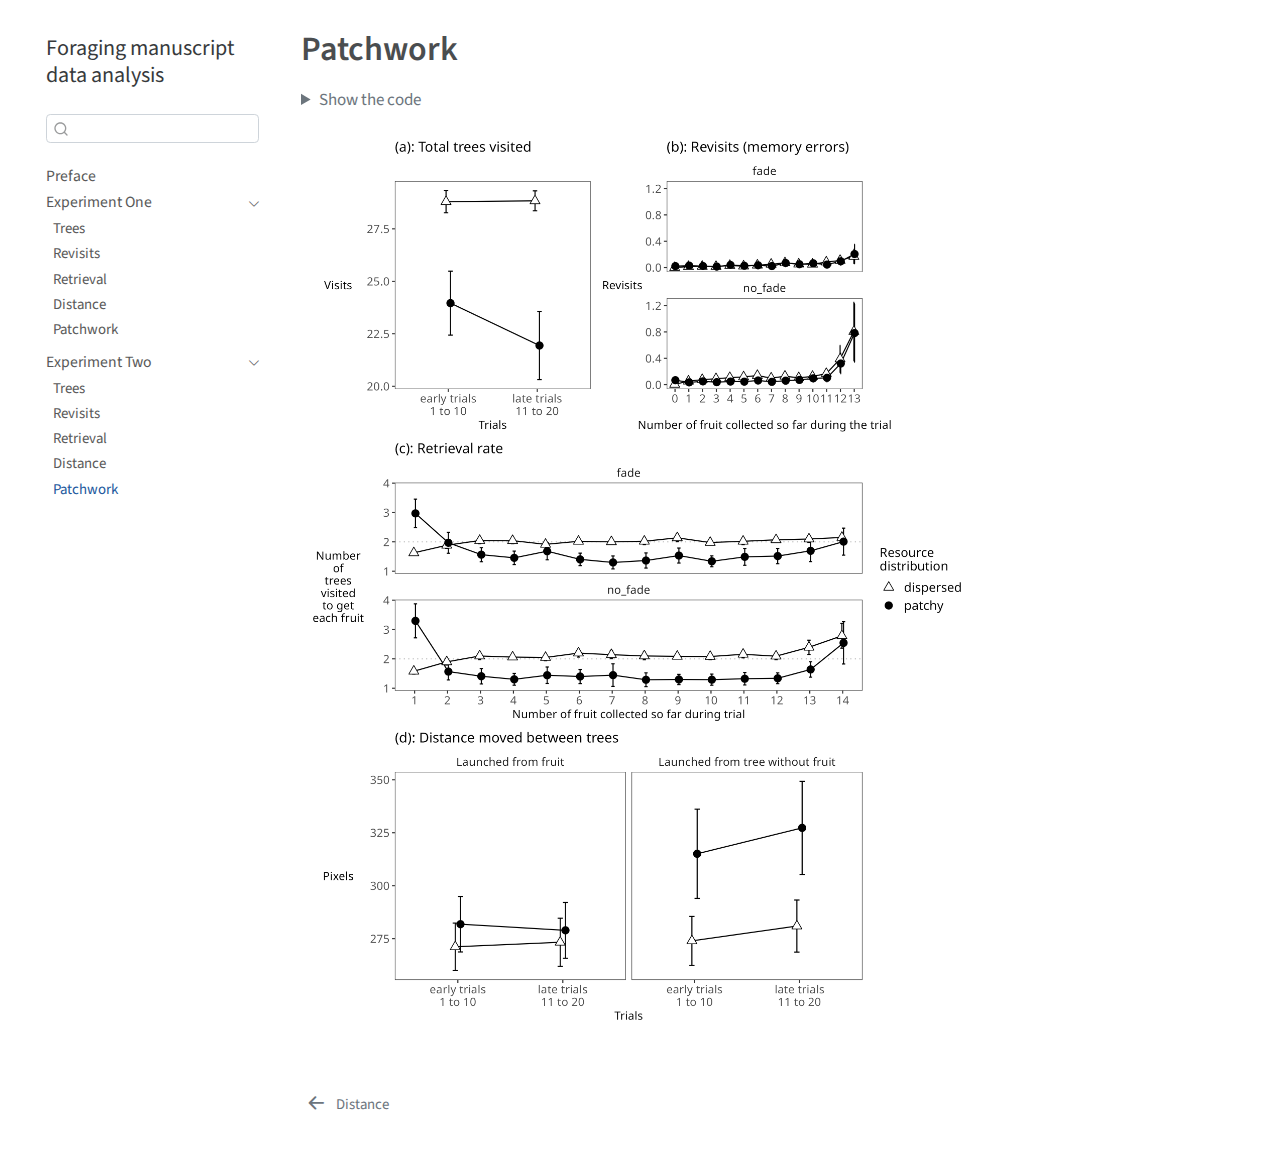
<file: docs/e2-master-plot.html>
<!DOCTYPE html>
<html xmlns="http://www.w3.org/1999/xhtml" lang="en" xml:lang="en"><head>

<meta charset="utf-8">
<meta name="generator" content="quarto-1.3.353">

<meta name="viewport" content="width=device-width, initial-scale=1.0, user-scalable=yes">


<title>Foraging manuscript data analysis - Patchwork</title>
<style>
code{white-space: pre-wrap;}
span.smallcaps{font-variant: small-caps;}
div.columns{display: flex; gap: min(4vw, 1.5em);}
div.column{flex: auto; overflow-x: auto;}
div.hanging-indent{margin-left: 1.5em; text-indent: -1.5em;}
ul.task-list{list-style: none;}
ul.task-list li input[type="checkbox"] {
  width: 0.8em;
  margin: 0 0.8em 0.2em -1em; /* quarto-specific, see https://github.com/quarto-dev/quarto-cli/issues/4556 */ 
  vertical-align: middle;
}
/* CSS for syntax highlighting */
pre > code.sourceCode { white-space: pre; position: relative; }
pre > code.sourceCode > span { display: inline-block; line-height: 1.25; }
pre > code.sourceCode > span:empty { height: 1.2em; }
.sourceCode { overflow: visible; }
code.sourceCode > span { color: inherit; text-decoration: inherit; }
div.sourceCode { margin: 1em 0; }
pre.sourceCode { margin: 0; }
@media screen {
div.sourceCode { overflow: auto; }
}
@media print {
pre > code.sourceCode { white-space: pre-wrap; }
pre > code.sourceCode > span { text-indent: -5em; padding-left: 5em; }
}
pre.numberSource code
  { counter-reset: source-line 0; }
pre.numberSource code > span
  { position: relative; left: -4em; counter-increment: source-line; }
pre.numberSource code > span > a:first-child::before
  { content: counter(source-line);
    position: relative; left: -1em; text-align: right; vertical-align: baseline;
    border: none; display: inline-block;
    -webkit-touch-callout: none; -webkit-user-select: none;
    -khtml-user-select: none; -moz-user-select: none;
    -ms-user-select: none; user-select: none;
    padding: 0 4px; width: 4em;
  }
pre.numberSource { margin-left: 3em;  padding-left: 4px; }
div.sourceCode
  {   }
@media screen {
pre > code.sourceCode > span > a:first-child::before { text-decoration: underline; }
}
</style>


<script src="site_libs/quarto-nav/quarto-nav.js"></script>
<script src="site_libs/quarto-nav/headroom.min.js"></script>
<script src="site_libs/clipboard/clipboard.min.js"></script>
<script src="site_libs/quarto-search/autocomplete.umd.js"></script>
<script src="site_libs/quarto-search/fuse.min.js"></script>
<script src="site_libs/quarto-search/quarto-search.js"></script>
<meta name="quarto:offset" content="./">
<link href="./e2-distance.html" rel="prev">
<script src="site_libs/quarto-html/quarto.js"></script>
<script src="site_libs/quarto-html/popper.min.js"></script>
<script src="site_libs/quarto-html/tippy.umd.min.js"></script>
<script src="site_libs/quarto-html/anchor.min.js"></script>
<link href="site_libs/quarto-html/tippy.css" rel="stylesheet">
<link href="site_libs/quarto-html/quarto-syntax-highlighting.css" rel="stylesheet" id="quarto-text-highlighting-styles">
<script src="site_libs/bootstrap/bootstrap.min.js"></script>
<link href="site_libs/bootstrap/bootstrap-icons.css" rel="stylesheet">
<link href="site_libs/bootstrap/bootstrap.min.css" rel="stylesheet" id="quarto-bootstrap" data-mode="light">
<script id="quarto-search-options" type="application/json">{
  "location": "sidebar",
  "copy-button": false,
  "collapse-after": 3,
  "panel-placement": "start",
  "type": "textbox",
  "limit": 20,
  "language": {
    "search-no-results-text": "No results",
    "search-matching-documents-text": "matching documents",
    "search-copy-link-title": "Copy link to search",
    "search-hide-matches-text": "Hide additional matches",
    "search-more-match-text": "more match in this document",
    "search-more-matches-text": "more matches in this document",
    "search-clear-button-title": "Clear",
    "search-detached-cancel-button-title": "Cancel",
    "search-submit-button-title": "Submit"
  }
}</script>


</head>

<body class="nav-sidebar floating">

<div id="quarto-search-results"></div>
  <header id="quarto-header" class="headroom fixed-top">
  <nav class="quarto-secondary-nav">
    <div class="container-fluid d-flex">
      <button type="button" class="quarto-btn-toggle btn" data-bs-toggle="collapse" data-bs-target="#quarto-sidebar,#quarto-sidebar-glass" aria-controls="quarto-sidebar" aria-expanded="false" aria-label="Toggle sidebar navigation" onclick="if (window.quartoToggleHeadroom) { window.quartoToggleHeadroom(); }">
        <i class="bi bi-layout-text-sidebar-reverse"></i>
      </button>
      <nav class="quarto-page-breadcrumbs" aria-label="breadcrumb"><ol class="breadcrumb"><li class="breadcrumb-item"><a href="./part2.html">Experiment Two</a></li><li class="breadcrumb-item"><a href="./e2-master-plot.html">Patchwork</a></li></ol></nav>
      <a class="flex-grow-1" role="button" data-bs-toggle="collapse" data-bs-target="#quarto-sidebar,#quarto-sidebar-glass" aria-controls="quarto-sidebar" aria-expanded="false" aria-label="Toggle sidebar navigation" onclick="if (window.quartoToggleHeadroom) { window.quartoToggleHeadroom(); }">      
      </a>
      <button type="button" class="btn quarto-search-button" aria-label="Search" onclick="window.quartoOpenSearch();">
        <i class="bi bi-search"></i>
      </button>
    </div>
  </nav>
</header>
<!-- content -->
<div id="quarto-content" class="quarto-container page-columns page-rows-contents page-layout-article">
<!-- sidebar -->
  <nav id="quarto-sidebar" class="sidebar collapse collapse-horizontal sidebar-navigation floating overflow-auto">
    <div class="pt-lg-2 mt-2 text-left sidebar-header">
    <div class="sidebar-title mb-0 py-0">
      <a href="./">Foraging manuscript data analysis</a> 
    </div>
      </div>
        <div class="mt-2 flex-shrink-0 align-items-center">
        <div class="sidebar-search">
        <div id="quarto-search" class="" title="Search"></div>
        </div>
        </div>
    <div class="sidebar-menu-container"> 
    <ul class="list-unstyled mt-1">
        <li class="sidebar-item">
  <div class="sidebar-item-container"> 
  <a href="./index.html" class="sidebar-item-text sidebar-link">
 <span class="menu-text">Preface</span></a>
  </div>
</li>
        <li class="sidebar-item sidebar-item-section">
      <div class="sidebar-item-container"> 
            <a href="./part1.html" class="sidebar-item-text sidebar-link">
 <span class="menu-text">Experiment One</span></a>
          <a class="sidebar-item-toggle text-start" data-bs-toggle="collapse" data-bs-target="#quarto-sidebar-section-1" aria-expanded="true" aria-label="Toggle section">
            <i class="bi bi-chevron-right ms-2"></i>
          </a> 
      </div>
      <ul id="quarto-sidebar-section-1" class="collapse list-unstyled sidebar-section depth1 show">  
          <li class="sidebar-item">
  <div class="sidebar-item-container"> 
  <a href="./e1-ntrees.html" class="sidebar-item-text sidebar-link">
 <span class="menu-text">Trees</span></a>
  </div>
</li>
          <li class="sidebar-item">
  <div class="sidebar-item-container"> 
  <a href="./e1-nrevisits.html" class="sidebar-item-text sidebar-link">
 <span class="menu-text">Revisits</span></a>
  </div>
</li>
          <li class="sidebar-item">
  <div class="sidebar-item-container"> 
  <a href="./e1-retrieval.html" class="sidebar-item-text sidebar-link">
 <span class="menu-text">Retrieval</span></a>
  </div>
</li>
          <li class="sidebar-item">
  <div class="sidebar-item-container"> 
  <a href="./e1-distance.html" class="sidebar-item-text sidebar-link">
 <span class="menu-text">Distance</span></a>
  </div>
</li>
          <li class="sidebar-item">
  <div class="sidebar-item-container"> 
  <a href="./e1-master-plot.html" class="sidebar-item-text sidebar-link">
 <span class="menu-text">Patchwork</span></a>
  </div>
</li>
      </ul>
  </li>
        <li class="sidebar-item sidebar-item-section">
      <div class="sidebar-item-container"> 
            <a href="./part2.html" class="sidebar-item-text sidebar-link">
 <span class="menu-text">Experiment Two</span></a>
          <a class="sidebar-item-toggle text-start" data-bs-toggle="collapse" data-bs-target="#quarto-sidebar-section-2" aria-expanded="true" aria-label="Toggle section">
            <i class="bi bi-chevron-right ms-2"></i>
          </a> 
      </div>
      <ul id="quarto-sidebar-section-2" class="collapse list-unstyled sidebar-section depth1 show">  
          <li class="sidebar-item">
  <div class="sidebar-item-container"> 
  <a href="./e2-ntrees.html" class="sidebar-item-text sidebar-link">
 <span class="menu-text">Trees</span></a>
  </div>
</li>
          <li class="sidebar-item">
  <div class="sidebar-item-container"> 
  <a href="./e2-nrevisits.html" class="sidebar-item-text sidebar-link">
 <span class="menu-text">Revisits</span></a>
  </div>
</li>
          <li class="sidebar-item">
  <div class="sidebar-item-container"> 
  <a href="./e2-retrieval.html" class="sidebar-item-text sidebar-link">
 <span class="menu-text">Retrieval</span></a>
  </div>
</li>
          <li class="sidebar-item">
  <div class="sidebar-item-container"> 
  <a href="./e2-distance.html" class="sidebar-item-text sidebar-link">
 <span class="menu-text">Distance</span></a>
  </div>
</li>
          <li class="sidebar-item">
  <div class="sidebar-item-container"> 
  <a href="./e2-master-plot.html" class="sidebar-item-text sidebar-link active">
 <span class="menu-text">Patchwork</span></a>
  </div>
</li>
      </ul>
  </li>
    </ul>
    </div>
</nav>
<div id="quarto-sidebar-glass" data-bs-toggle="collapse" data-bs-target="#quarto-sidebar,#quarto-sidebar-glass"></div>
<!-- margin-sidebar -->
    <div id="quarto-margin-sidebar" class="sidebar margin-sidebar">
        
    </div>
<!-- main -->
<main class="content" id="quarto-document-content">

<header id="title-block-header" class="quarto-title-block default">
<div class="quarto-title">
<h1 class="title">Patchwork</h1>
</div>



<div class="quarto-title-meta">

    
  
    
  </div>
  

</header>

<div class="cell">
<details>
<summary>Show the code</summary>
<div class="sourceCode cell-code" id="cb1"><pre class="sourceCode r code-with-copy"><code class="sourceCode r"><span id="cb1-1"><a href="#cb1-1" aria-hidden="true" tabindex="-1"></a>pd <span class="ot">&lt;-</span> <span class="fu">position_dodge</span>(<span class="fl">0.1</span>)</span>
<span id="cb1-2"><a href="#cb1-2" aria-hidden="true" tabindex="-1"></a>my_fgms_theme <span class="ot">=</span>  <span class="fu">theme_bw</span>()<span class="sc">+</span></span>
<span id="cb1-3"><a href="#cb1-3" aria-hidden="true" tabindex="-1"></a>  <span class="fu">theme</span>(</span>
<span id="cb1-4"><a href="#cb1-4" aria-hidden="true" tabindex="-1"></a>  <span class="at">panel.grid        =</span> <span class="fu">element_blank</span>(), </span>
<span id="cb1-5"><a href="#cb1-5" aria-hidden="true" tabindex="-1"></a>  <span class="at">axis.title.y      =</span> <span class="fu">element_text</span>(<span class="at">angle=</span><span class="dv">0</span>, <span class="at">vjust=</span><span class="fl">0.5</span>, <span class="at">hjust=</span><span class="fl">0.5</span>), </span>
<span id="cb1-6"><a href="#cb1-6" aria-hidden="true" tabindex="-1"></a>  <span class="at">legend.text       =</span> <span class="fu">element_text</span>(<span class="at">size=</span><span class="dv">12</span>), </span>
<span id="cb1-7"><a href="#cb1-7" aria-hidden="true" tabindex="-1"></a>  <span class="at">legend.title      =</span> <span class="fu">element_text</span>(<span class="at">size=</span><span class="dv">12</span>), </span>
<span id="cb1-8"><a href="#cb1-8" aria-hidden="true" tabindex="-1"></a>  <span class="at">axis.text         =</span> <span class="fu">element_text</span>(<span class="at">size=</span><span class="dv">11</span>),</span>
<span id="cb1-9"><a href="#cb1-9" aria-hidden="true" tabindex="-1"></a>  <span class="at">strip.background  =</span> <span class="fu">element_blank</span>(),</span>
<span id="cb1-10"><a href="#cb1-10" aria-hidden="true" tabindex="-1"></a>  <span class="at">strip.text        =</span> <span class="fu">element_text</span>(<span class="at">size=</span><span class="dv">11</span>)</span>
<span id="cb1-11"><a href="#cb1-11" aria-hidden="true" tabindex="-1"></a>)</span>
<span id="cb1-12"><a href="#cb1-12" aria-hidden="true" tabindex="-1"></a></span>
<span id="cb1-13"><a href="#cb1-13" aria-hidden="true" tabindex="-1"></a>d1<span class="ot">=</span><span class="fu">readRDS</span>(<span class="st">"e2_ntrees_plot_data.rds"</span>)</span>
<span id="cb1-14"><a href="#cb1-14" aria-hidden="true" tabindex="-1"></a>p1<span class="ot">=</span><span class="fu">ggplot</span>(<span class="at">data=</span>d1, <span class="fu">aes</span>(<span class="at">x=</span>st, <span class="at">y=</span>mean_ntrees_per_stage, <span class="at">group=</span>rr, <span class="at">fill=</span>rr, <span class="at">shape=</span>rr)) <span class="sc">+</span> </span>
<span id="cb1-15"><a href="#cb1-15" aria-hidden="true" tabindex="-1"></a>  <span class="co">#facet_wrap(~ff) +</span></span>
<span id="cb1-16"><a href="#cb1-16" aria-hidden="true" tabindex="-1"></a>  <span class="fu">ggtitle</span>(<span class="st">"(a): Total trees visited"</span>)<span class="sc">+</span></span>
<span id="cb1-17"><a href="#cb1-17" aria-hidden="true" tabindex="-1"></a>  <span class="fu">ylab</span>(<span class="st">"Visits"</span>)<span class="sc">+</span></span>
<span id="cb1-18"><a href="#cb1-18" aria-hidden="true" tabindex="-1"></a>  <span class="fu">xlab</span>(<span class="st">"Trials"</span>)<span class="sc">+</span></span>
<span id="cb1-19"><a href="#cb1-19" aria-hidden="true" tabindex="-1"></a>  my_fgms_theme<span class="sc">+</span>  </span>
<span id="cb1-20"><a href="#cb1-20" aria-hidden="true" tabindex="-1"></a>  <span class="fu">scale_fill_manual</span>(<span class="at">name=</span><span class="st">"Resource</span><span class="sc">\n</span><span class="st">distribution"</span>,<span class="at">values=</span><span class="fu">c</span>(<span class="st">"white"</span>, <span class="st">"black"</span>)) <span class="sc">+</span></span>
<span id="cb1-21"><a href="#cb1-21" aria-hidden="true" tabindex="-1"></a>  <span class="fu">scale_shape_manual</span>(<span class="at">name=</span><span class="st">"Resource</span><span class="sc">\n</span><span class="st">distribution"</span>,<span class="at">values=</span><span class="fu">c</span>(<span class="dv">24</span>,<span class="dv">19</span>)) <span class="sc">+</span></span>
<span id="cb1-22"><a href="#cb1-22" aria-hidden="true" tabindex="-1"></a>  <span class="fu">stat_summary</span>(<span class="at">fun.data =</span> mean_cl_normal, <span class="at">geom =</span> <span class="st">"errorbar"</span>, <span class="at">width=</span><span class="fl">0.1</span>, <span class="at">position=</span>pd) <span class="sc">+</span></span>
<span id="cb1-23"><a href="#cb1-23" aria-hidden="true" tabindex="-1"></a>  <span class="fu">stat_summary</span>(<span class="at">fun =</span> mean, <span class="at">geom =</span> <span class="st">"line"</span>, <span class="at">position=</span>pd) <span class="sc">+</span> </span>
<span id="cb1-24"><a href="#cb1-24" aria-hidden="true" tabindex="-1"></a>  <span class="fu">stat_summary</span>(<span class="at">fun =</span> mean, <span class="at">geom =</span> <span class="st">"point"</span>, <span class="at">size=</span><span class="dv">3</span>, <span class="at">position=</span>pd)<span class="sc">+</span></span>
<span id="cb1-25"><a href="#cb1-25" aria-hidden="true" tabindex="-1"></a>  <span class="fu">scale_x_discrete</span>(<span class="at">labels=</span><span class="fu">c</span>(<span class="st">"early trials</span><span class="sc">\n</span><span class="st">1 to 10"</span>, <span class="st">"late trials</span><span class="sc">\n</span><span class="st">11 to 20"</span>))</span>
<span id="cb1-26"><a href="#cb1-26" aria-hidden="true" tabindex="-1"></a></span>
<span id="cb1-27"><a href="#cb1-27" aria-hidden="true" tabindex="-1"></a>d2<span class="ot">=</span><span class="fu">readRDS</span>(<span class="st">"e2_nrevisits_plot_data.rds"</span>)</span>
<span id="cb1-28"><a href="#cb1-28" aria-hidden="true" tabindex="-1"></a>p2<span class="ot">=</span><span class="fu">ggplot</span>(<span class="at">data=</span>d2, <span class="fu">aes</span>(<span class="at">y=</span>nrv, <span class="at">x=</span>fr, <span class="at">group=</span>rr, <span class="at">fill=</span>rr, <span class="at">shape=</span>rr)) <span class="sc">+</span></span>
<span id="cb1-29"><a href="#cb1-29" aria-hidden="true" tabindex="-1"></a>  <span class="fu">facet_wrap</span>(<span class="sc">~</span>ff, <span class="at">nrow=</span><span class="dv">2</span>)<span class="sc">+</span></span>
<span id="cb1-30"><a href="#cb1-30" aria-hidden="true" tabindex="-1"></a>  my_fgms_theme<span class="sc">+</span></span>
<span id="cb1-31"><a href="#cb1-31" aria-hidden="true" tabindex="-1"></a>  <span class="fu">ggtitle</span>(<span class="st">"(b): Revisits (memory errors)"</span>)<span class="sc">+</span></span>
<span id="cb1-32"><a href="#cb1-32" aria-hidden="true" tabindex="-1"></a>  <span class="fu">ylab</span>(<span class="st">"Revisits"</span>)<span class="sc">+</span></span>
<span id="cb1-33"><a href="#cb1-33" aria-hidden="true" tabindex="-1"></a>  <span class="fu">xlab</span>(<span class="st">"Number of fruit collected so far during the trial"</span>)<span class="sc">+</span></span>
<span id="cb1-34"><a href="#cb1-34" aria-hidden="true" tabindex="-1"></a>  <span class="fu">scale_fill_manual</span>(<span class="at">name=</span><span class="st">"Resource</span><span class="sc">\n</span><span class="st">distribution"</span>,<span class="at">values=</span><span class="fu">c</span>(<span class="st">"white"</span>, <span class="st">"black"</span>)) <span class="sc">+</span></span>
<span id="cb1-35"><a href="#cb1-35" aria-hidden="true" tabindex="-1"></a>  <span class="fu">scale_shape_manual</span>(<span class="at">name=</span><span class="st">"Resource</span><span class="sc">\n</span><span class="st">distribution"</span>,<span class="at">values=</span><span class="fu">c</span>(<span class="dv">24</span>,<span class="dv">19</span>)) <span class="sc">+</span></span>
<span id="cb1-36"><a href="#cb1-36" aria-hidden="true" tabindex="-1"></a>  <span class="fu">stat_summary</span>(<span class="at">fun.data =</span> mean_cl_normal, <span class="at">geom =</span> <span class="st">"errorbar"</span>, <span class="at">width=</span><span class="fl">0.1</span>, <span class="at">position=</span>pd) <span class="sc">+</span></span>
<span id="cb1-37"><a href="#cb1-37" aria-hidden="true" tabindex="-1"></a>  <span class="fu">stat_summary</span>(<span class="at">fun =</span> mean, <span class="at">geom =</span> <span class="st">"line"</span>, <span class="at">position=</span>pd) <span class="sc">+</span> </span>
<span id="cb1-38"><a href="#cb1-38" aria-hidden="true" tabindex="-1"></a>  <span class="fu">stat_summary</span>(<span class="at">fun =</span> mean, <span class="at">geom =</span> <span class="st">"point"</span>, <span class="at">size=</span><span class="dv">3</span>, <span class="at">position=</span>pd)</span>
<span id="cb1-39"><a href="#cb1-39" aria-hidden="true" tabindex="-1"></a></span>
<span id="cb1-40"><a href="#cb1-40" aria-hidden="true" tabindex="-1"></a>d3<span class="ot">=</span><span class="fu">readRDS</span>(<span class="st">"e2_retrieval_plot_data.rds"</span>)</span>
<span id="cb1-41"><a href="#cb1-41" aria-hidden="true" tabindex="-1"></a>p3<span class="ot">=</span><span class="fu">ggplot</span>(<span class="at">data=</span>d3, <span class="fu">aes</span>(<span class="at">x=</span>fr, <span class="at">y=</span>mu, <span class="at">group=</span>rr, <span class="at">fill=</span>rr, <span class="at">shape=</span>rr)) <span class="sc">+</span></span>
<span id="cb1-42"><a href="#cb1-42" aria-hidden="true" tabindex="-1"></a>  <span class="fu">facet_wrap</span>(<span class="sc">~</span>ff, <span class="at">nrow=</span><span class="dv">2</span>)<span class="sc">+</span></span>
<span id="cb1-43"><a href="#cb1-43" aria-hidden="true" tabindex="-1"></a>  <span class="fu">labs</span>(<span class="at">title=</span><span class="st">"(c): Retrieval rate"</span>)<span class="sc">+</span><span class="co">#, subtitle="People benefit from being in a patch once they realise they are in one")+</span></span>
<span id="cb1-44"><a href="#cb1-44" aria-hidden="true" tabindex="-1"></a>  <span class="fu">ylab</span>(<span class="st">"Number</span><span class="sc">\n</span><span class="st">of</span><span class="sc">\n</span><span class="st">trees</span><span class="sc">\n</span><span class="st">visited</span><span class="sc">\n</span><span class="st">to get</span><span class="sc">\n</span><span class="st">each fruit"</span>)<span class="sc">+</span></span>
<span id="cb1-45"><a href="#cb1-45" aria-hidden="true" tabindex="-1"></a>  <span class="fu">xlab</span>(<span class="st">"Number of fruit collected so far during trial"</span>)<span class="sc">+</span></span>
<span id="cb1-46"><a href="#cb1-46" aria-hidden="true" tabindex="-1"></a>  my_fgms_theme<span class="sc">+</span></span>
<span id="cb1-47"><a href="#cb1-47" aria-hidden="true" tabindex="-1"></a>  <span class="fu">geom_hline</span>(<span class="at">yintercept=</span><span class="dv">2</span>, <span class="at">lty=</span><span class="dv">3</span>,<span class="at">col=</span><span class="st">"grey"</span>)<span class="sc">+</span></span>
<span id="cb1-48"><a href="#cb1-48" aria-hidden="true" tabindex="-1"></a>  <span class="fu">scale_fill_manual</span>(<span class="at">name=</span><span class="st">"Resource</span><span class="sc">\n</span><span class="st">distribution"</span>, <span class="at">values=</span><span class="fu">c</span>(<span class="st">"white"</span>, <span class="st">"black"</span>)) <span class="sc">+</span></span>
<span id="cb1-49"><a href="#cb1-49" aria-hidden="true" tabindex="-1"></a>  <span class="fu">scale_shape_manual</span>(<span class="at">name=</span><span class="st">"Resource</span><span class="sc">\n</span><span class="st">distribution"</span>, <span class="at">values=</span><span class="fu">c</span>(<span class="dv">24</span>,<span class="dv">19</span>)) <span class="sc">+</span></span>
<span id="cb1-50"><a href="#cb1-50" aria-hidden="true" tabindex="-1"></a>  <span class="fu">stat_summary</span>(<span class="at">fun.data =</span> mean_cl_normal, <span class="at">geom =</span> <span class="st">"errorbar"</span>, <span class="at">width=</span><span class="fl">0.2</span>, <span class="at">position=</span>pd) <span class="sc">+</span></span>
<span id="cb1-51"><a href="#cb1-51" aria-hidden="true" tabindex="-1"></a>  <span class="fu">stat_summary</span>(<span class="at">fun =</span> mean, <span class="at">geom =</span> <span class="st">"line"</span>, <span class="at">position=</span>pd) <span class="sc">+</span> </span>
<span id="cb1-52"><a href="#cb1-52" aria-hidden="true" tabindex="-1"></a>  <span class="fu">stat_summary</span>(<span class="at">fun =</span> mean, <span class="at">geom =</span> <span class="st">"point"</span>, <span class="at">size=</span><span class="dv">3</span>, <span class="at">position=</span>pd)</span>
<span id="cb1-53"><a href="#cb1-53" aria-hidden="true" tabindex="-1"></a></span>
<span id="cb1-54"><a href="#cb1-54" aria-hidden="true" tabindex="-1"></a>d4<span class="ot">=</span><span class="fu">readRDS</span>(<span class="st">"e2_distance_data.rds"</span>)</span>
<span id="cb1-55"><a href="#cb1-55" aria-hidden="true" tabindex="-1"></a>p4<span class="ot">=</span><span class="fu">ggplot</span>(<span class="at">data=</span>d4, <span class="fu">aes</span>(<span class="at">y=</span>mu.dist, <span class="at">x=</span>st, <span class="at">group=</span>rr, <span class="at">fill=</span>rr, <span class="at">shape=</span>rr)) <span class="sc">+</span></span>
<span id="cb1-56"><a href="#cb1-56" aria-hidden="true" tabindex="-1"></a>  <span class="fu">facet_wrap</span>(<span class="sc">~</span>ll) <span class="sc">+</span></span>
<span id="cb1-57"><a href="#cb1-57" aria-hidden="true" tabindex="-1"></a>  <span class="fu">labs</span>(<span class="at">title=</span><span class="st">"(d): Distance moved between trees"</span>)<span class="sc">+</span><span class="co">#, subtitle = "The eyes move further to the next tree if the current tree has no fruit")+</span></span>
<span id="cb1-58"><a href="#cb1-58" aria-hidden="true" tabindex="-1"></a>  <span class="fu">ylab</span>(<span class="st">"Pixels"</span>)<span class="sc">+</span></span>
<span id="cb1-59"><a href="#cb1-59" aria-hidden="true" tabindex="-1"></a>  <span class="fu">xlab</span>(<span class="st">"Trials"</span>)<span class="sc">+</span></span>
<span id="cb1-60"><a href="#cb1-60" aria-hidden="true" tabindex="-1"></a>  my_fgms_theme<span class="sc">+</span></span>
<span id="cb1-61"><a href="#cb1-61" aria-hidden="true" tabindex="-1"></a>  <span class="fu">scale_fill_manual</span>(<span class="at">name=</span><span class="st">"Resource</span><span class="sc">\n</span><span class="st">distribution"</span>,<span class="at">values=</span><span class="fu">c</span>(<span class="st">"white"</span>, <span class="st">"black"</span>)) <span class="sc">+</span></span>
<span id="cb1-62"><a href="#cb1-62" aria-hidden="true" tabindex="-1"></a>  <span class="fu">scale_shape_manual</span>(<span class="at">name=</span><span class="st">"Resource</span><span class="sc">\n</span><span class="st">distribution"</span>,<span class="at">values=</span><span class="fu">c</span>(<span class="dv">24</span>,<span class="dv">19</span>)) <span class="sc">+</span></span>
<span id="cb1-63"><a href="#cb1-63" aria-hidden="true" tabindex="-1"></a>  <span class="fu">stat_summary</span>(<span class="at">fun.data =</span> mean_cl_normal, <span class="at">geom =</span> <span class="st">"errorbar"</span>, <span class="at">width=</span><span class="fl">0.1</span>, <span class="at">position=</span>pd) <span class="sc">+</span></span>
<span id="cb1-64"><a href="#cb1-64" aria-hidden="true" tabindex="-1"></a>  <span class="fu">stat_summary</span>(<span class="at">fun =</span> mean, <span class="at">geom =</span> <span class="st">"line"</span>, <span class="at">position=</span>pd) <span class="sc">+</span></span>
<span id="cb1-65"><a href="#cb1-65" aria-hidden="true" tabindex="-1"></a>  <span class="fu">stat_summary</span>(<span class="at">fun =</span> mean, <span class="at">geom =</span> <span class="st">"point"</span>, <span class="at">size=</span><span class="dv">3</span>, <span class="at">position=</span>pd)<span class="sc">+</span></span>
<span id="cb1-66"><a href="#cb1-66" aria-hidden="true" tabindex="-1"></a>  <span class="fu">scale_x_discrete</span>(<span class="at">labels=</span><span class="fu">c</span>(<span class="st">"early trials</span><span class="sc">\n</span><span class="st">1 to 10"</span>, <span class="st">"late trials</span><span class="sc">\n</span><span class="st">11 to 20"</span>))</span>
<span id="cb1-67"><a href="#cb1-67" aria-hidden="true" tabindex="-1"></a></span>
<span id="cb1-68"><a href="#cb1-68" aria-hidden="true" tabindex="-1"></a></span>
<span id="cb1-69"><a href="#cb1-69" aria-hidden="true" tabindex="-1"></a>pp<span class="ot">=</span>(p1<span class="sc">+</span>p2)<span class="sc">/</span>p3<span class="sc">/</span>p4 <span class="sc">+</span></span>
<span id="cb1-70"><a href="#cb1-70" aria-hidden="true" tabindex="-1"></a>  <span class="fu">plot_layout</span>(<span class="at">heights =</span> <span class="fu">c</span>(<span class="dv">1</span>, <span class="dv">1</span>, <span class="dv">1</span>), <span class="at">guides=</span><span class="st">"collect"</span>) </span>
<span id="cb1-71"><a href="#cb1-71" aria-hidden="true" tabindex="-1"></a></span>
<span id="cb1-72"><a href="#cb1-72" aria-hidden="true" tabindex="-1"></a><span class="fu">ggsave</span>(<span class="at">filename=</span><span class="st">"e2-99-master-plot.png"</span>, <span class="at">plot=</span>pp, <span class="at">device=</span><span class="st">"png"</span>, <span class="at">width=</span><span class="dv">9</span>, <span class="at">height=</span><span class="dv">12</span>)</span></code><button title="Copy to Clipboard" class="code-copy-button"><i class="bi"></i></button></pre></div>
</details>
</div>
<p><img src="e2-99-master-plot.png" class="img-fluid"></p>



</main> <!-- /main -->
<script id="quarto-html-after-body" type="application/javascript">
window.document.addEventListener("DOMContentLoaded", function (event) {
  const toggleBodyColorMode = (bsSheetEl) => {
    const mode = bsSheetEl.getAttribute("data-mode");
    const bodyEl = window.document.querySelector("body");
    if (mode === "dark") {
      bodyEl.classList.add("quarto-dark");
      bodyEl.classList.remove("quarto-light");
    } else {
      bodyEl.classList.add("quarto-light");
      bodyEl.classList.remove("quarto-dark");
    }
  }
  const toggleBodyColorPrimary = () => {
    const bsSheetEl = window.document.querySelector("link#quarto-bootstrap");
    if (bsSheetEl) {
      toggleBodyColorMode(bsSheetEl);
    }
  }
  toggleBodyColorPrimary();  
  const icon = "";
  const anchorJS = new window.AnchorJS();
  anchorJS.options = {
    placement: 'right',
    icon: icon
  };
  anchorJS.add('.anchored');
  const isCodeAnnotation = (el) => {
    for (const clz of el.classList) {
      if (clz.startsWith('code-annotation-')) {                     
        return true;
      }
    }
    return false;
  }
  const clipboard = new window.ClipboardJS('.code-copy-button', {
    text: function(trigger) {
      const codeEl = trigger.previousElementSibling.cloneNode(true);
      for (const childEl of codeEl.children) {
        if (isCodeAnnotation(childEl)) {
          childEl.remove();
        }
      }
      return codeEl.innerText;
    }
  });
  clipboard.on('success', function(e) {
    // button target
    const button = e.trigger;
    // don't keep focus
    button.blur();
    // flash "checked"
    button.classList.add('code-copy-button-checked');
    var currentTitle = button.getAttribute("title");
    button.setAttribute("title", "Copied!");
    let tooltip;
    if (window.bootstrap) {
      button.setAttribute("data-bs-toggle", "tooltip");
      button.setAttribute("data-bs-placement", "left");
      button.setAttribute("data-bs-title", "Copied!");
      tooltip = new bootstrap.Tooltip(button, 
        { trigger: "manual", 
          customClass: "code-copy-button-tooltip",
          offset: [0, -8]});
      tooltip.show();    
    }
    setTimeout(function() {
      if (tooltip) {
        tooltip.hide();
        button.removeAttribute("data-bs-title");
        button.removeAttribute("data-bs-toggle");
        button.removeAttribute("data-bs-placement");
      }
      button.setAttribute("title", currentTitle);
      button.classList.remove('code-copy-button-checked');
    }, 1000);
    // clear code selection
    e.clearSelection();
  });
  function tippyHover(el, contentFn) {
    const config = {
      allowHTML: true,
      content: contentFn,
      maxWidth: 500,
      delay: 100,
      arrow: false,
      appendTo: function(el) {
          return el.parentElement;
      },
      interactive: true,
      interactiveBorder: 10,
      theme: 'quarto',
      placement: 'bottom-start'
    };
    window.tippy(el, config); 
  }
  const noterefs = window.document.querySelectorAll('a[role="doc-noteref"]');
  for (var i=0; i<noterefs.length; i++) {
    const ref = noterefs[i];
    tippyHover(ref, function() {
      // use id or data attribute instead here
      let href = ref.getAttribute('data-footnote-href') || ref.getAttribute('href');
      try { href = new URL(href).hash; } catch {}
      const id = href.replace(/^#\/?/, "");
      const note = window.document.getElementById(id);
      return note.innerHTML;
    });
  }
      let selectedAnnoteEl;
      const selectorForAnnotation = ( cell, annotation) => {
        let cellAttr = 'data-code-cell="' + cell + '"';
        let lineAttr = 'data-code-annotation="' +  annotation + '"';
        const selector = 'span[' + cellAttr + '][' + lineAttr + ']';
        return selector;
      }
      const selectCodeLines = (annoteEl) => {
        const doc = window.document;
        const targetCell = annoteEl.getAttribute("data-target-cell");
        const targetAnnotation = annoteEl.getAttribute("data-target-annotation");
        const annoteSpan = window.document.querySelector(selectorForAnnotation(targetCell, targetAnnotation));
        const lines = annoteSpan.getAttribute("data-code-lines").split(",");
        const lineIds = lines.map((line) => {
          return targetCell + "-" + line;
        })
        let top = null;
        let height = null;
        let parent = null;
        if (lineIds.length > 0) {
            //compute the position of the single el (top and bottom and make a div)
            const el = window.document.getElementById(lineIds[0]);
            top = el.offsetTop;
            height = el.offsetHeight;
            parent = el.parentElement.parentElement;
          if (lineIds.length > 1) {
            const lastEl = window.document.getElementById(lineIds[lineIds.length - 1]);
            const bottom = lastEl.offsetTop + lastEl.offsetHeight;
            height = bottom - top;
          }
          if (top !== null && height !== null && parent !== null) {
            // cook up a div (if necessary) and position it 
            let div = window.document.getElementById("code-annotation-line-highlight");
            if (div === null) {
              div = window.document.createElement("div");
              div.setAttribute("id", "code-annotation-line-highlight");
              div.style.position = 'absolute';
              parent.appendChild(div);
            }
            div.style.top = top - 2 + "px";
            div.style.height = height + 4 + "px";
            let gutterDiv = window.document.getElementById("code-annotation-line-highlight-gutter");
            if (gutterDiv === null) {
              gutterDiv = window.document.createElement("div");
              gutterDiv.setAttribute("id", "code-annotation-line-highlight-gutter");
              gutterDiv.style.position = 'absolute';
              const codeCell = window.document.getElementById(targetCell);
              const gutter = codeCell.querySelector('.code-annotation-gutter');
              gutter.appendChild(gutterDiv);
            }
            gutterDiv.style.top = top - 2 + "px";
            gutterDiv.style.height = height + 4 + "px";
          }
          selectedAnnoteEl = annoteEl;
        }
      };
      const unselectCodeLines = () => {
        const elementsIds = ["code-annotation-line-highlight", "code-annotation-line-highlight-gutter"];
        elementsIds.forEach((elId) => {
          const div = window.document.getElementById(elId);
          if (div) {
            div.remove();
          }
        });
        selectedAnnoteEl = undefined;
      };
      // Attach click handler to the DT
      const annoteDls = window.document.querySelectorAll('dt[data-target-cell]');
      for (const annoteDlNode of annoteDls) {
        annoteDlNode.addEventListener('click', (event) => {
          const clickedEl = event.target;
          if (clickedEl !== selectedAnnoteEl) {
            unselectCodeLines();
            const activeEl = window.document.querySelector('dt[data-target-cell].code-annotation-active');
            if (activeEl) {
              activeEl.classList.remove('code-annotation-active');
            }
            selectCodeLines(clickedEl);
            clickedEl.classList.add('code-annotation-active');
          } else {
            // Unselect the line
            unselectCodeLines();
            clickedEl.classList.remove('code-annotation-active');
          }
        });
      }
  const findCites = (el) => {
    const parentEl = el.parentElement;
    if (parentEl) {
      const cites = parentEl.dataset.cites;
      if (cites) {
        return {
          el,
          cites: cites.split(' ')
        };
      } else {
        return findCites(el.parentElement)
      }
    } else {
      return undefined;
    }
  };
  var bibliorefs = window.document.querySelectorAll('a[role="doc-biblioref"]');
  for (var i=0; i<bibliorefs.length; i++) {
    const ref = bibliorefs[i];
    const citeInfo = findCites(ref);
    if (citeInfo) {
      tippyHover(citeInfo.el, function() {
        var popup = window.document.createElement('div');
        citeInfo.cites.forEach(function(cite) {
          var citeDiv = window.document.createElement('div');
          citeDiv.classList.add('hanging-indent');
          citeDiv.classList.add('csl-entry');
          var biblioDiv = window.document.getElementById('ref-' + cite);
          if (biblioDiv) {
            citeDiv.innerHTML = biblioDiv.innerHTML;
          }
          popup.appendChild(citeDiv);
        });
        return popup.innerHTML;
      });
    }
  }
});
</script>
<nav class="page-navigation">
  <div class="nav-page nav-page-previous">
      <a href="./e2-distance.html" class="pagination-link">
        <i class="bi bi-arrow-left-short"></i> <span class="nav-page-text">Distance</span>
      </a>          
  </div>
  <div class="nav-page nav-page-next">
  </div>
</nav>
</div> <!-- /content -->



</body></html>
</file>
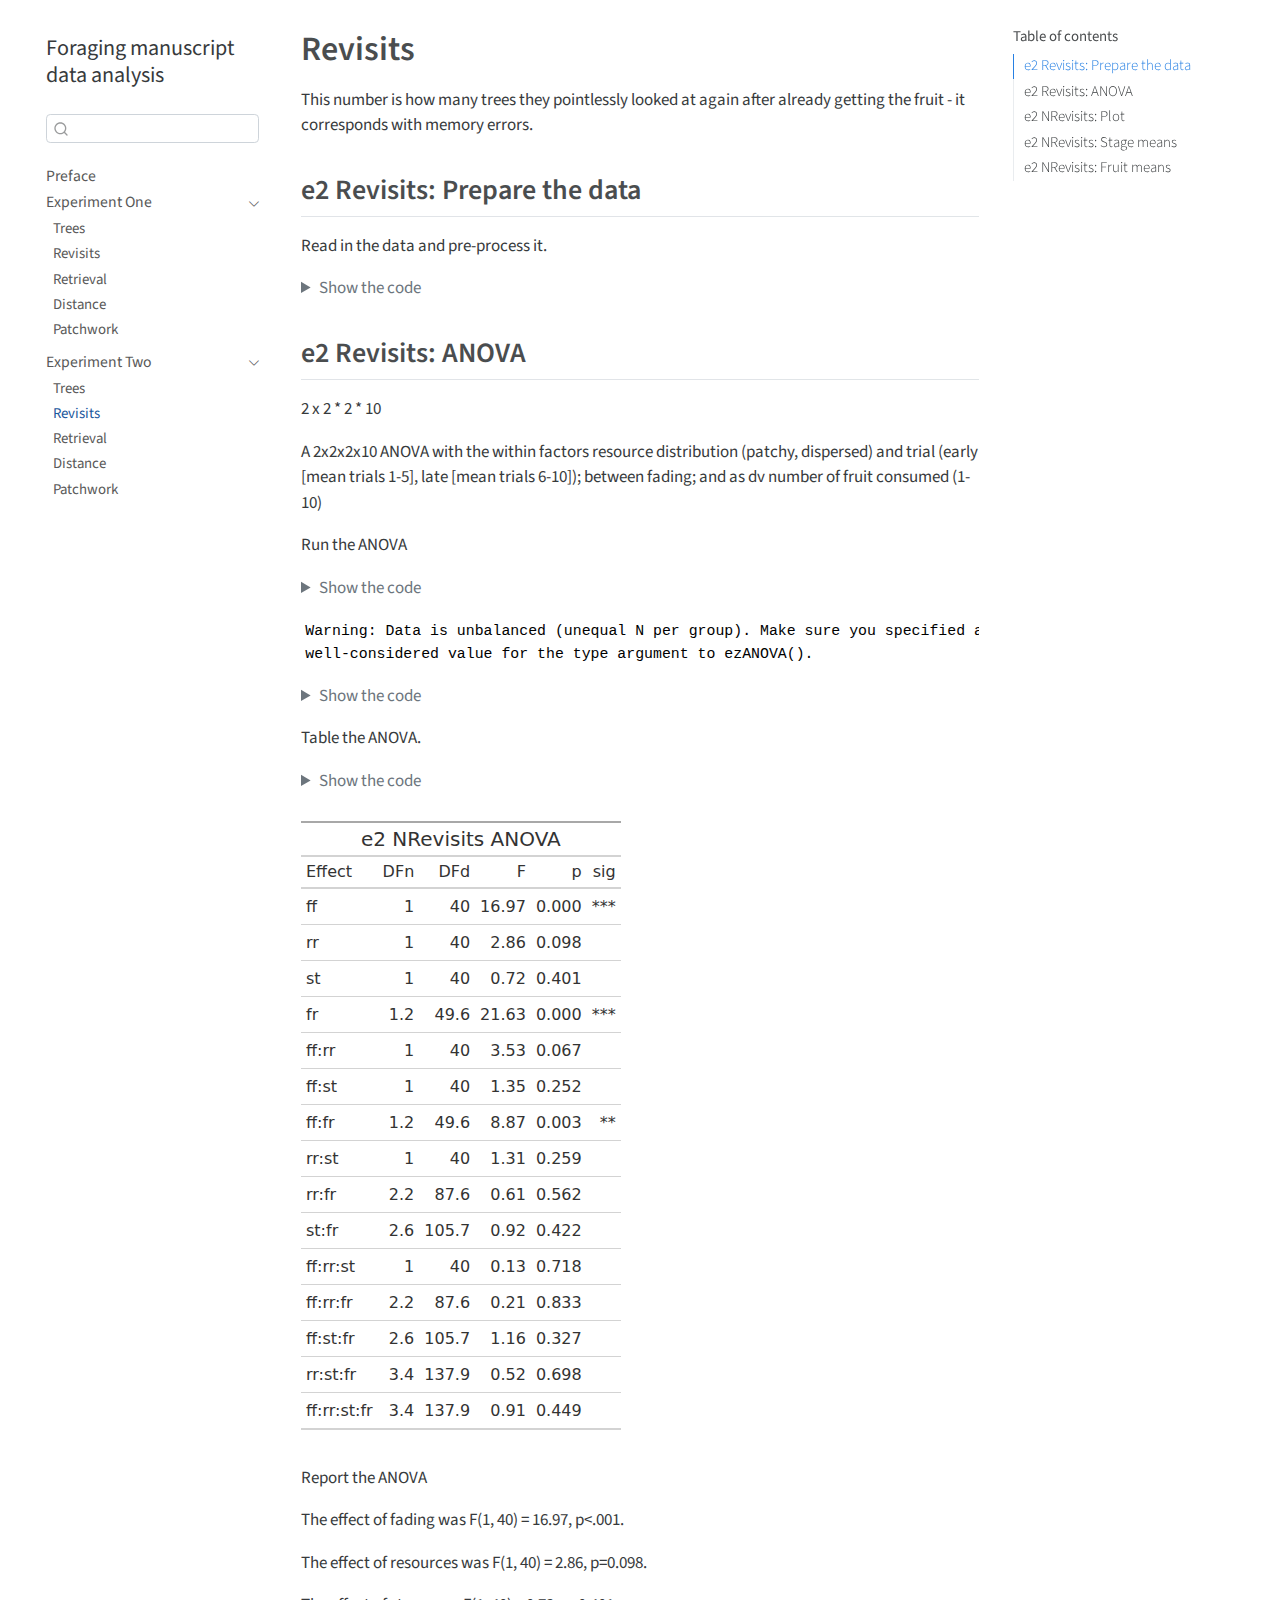
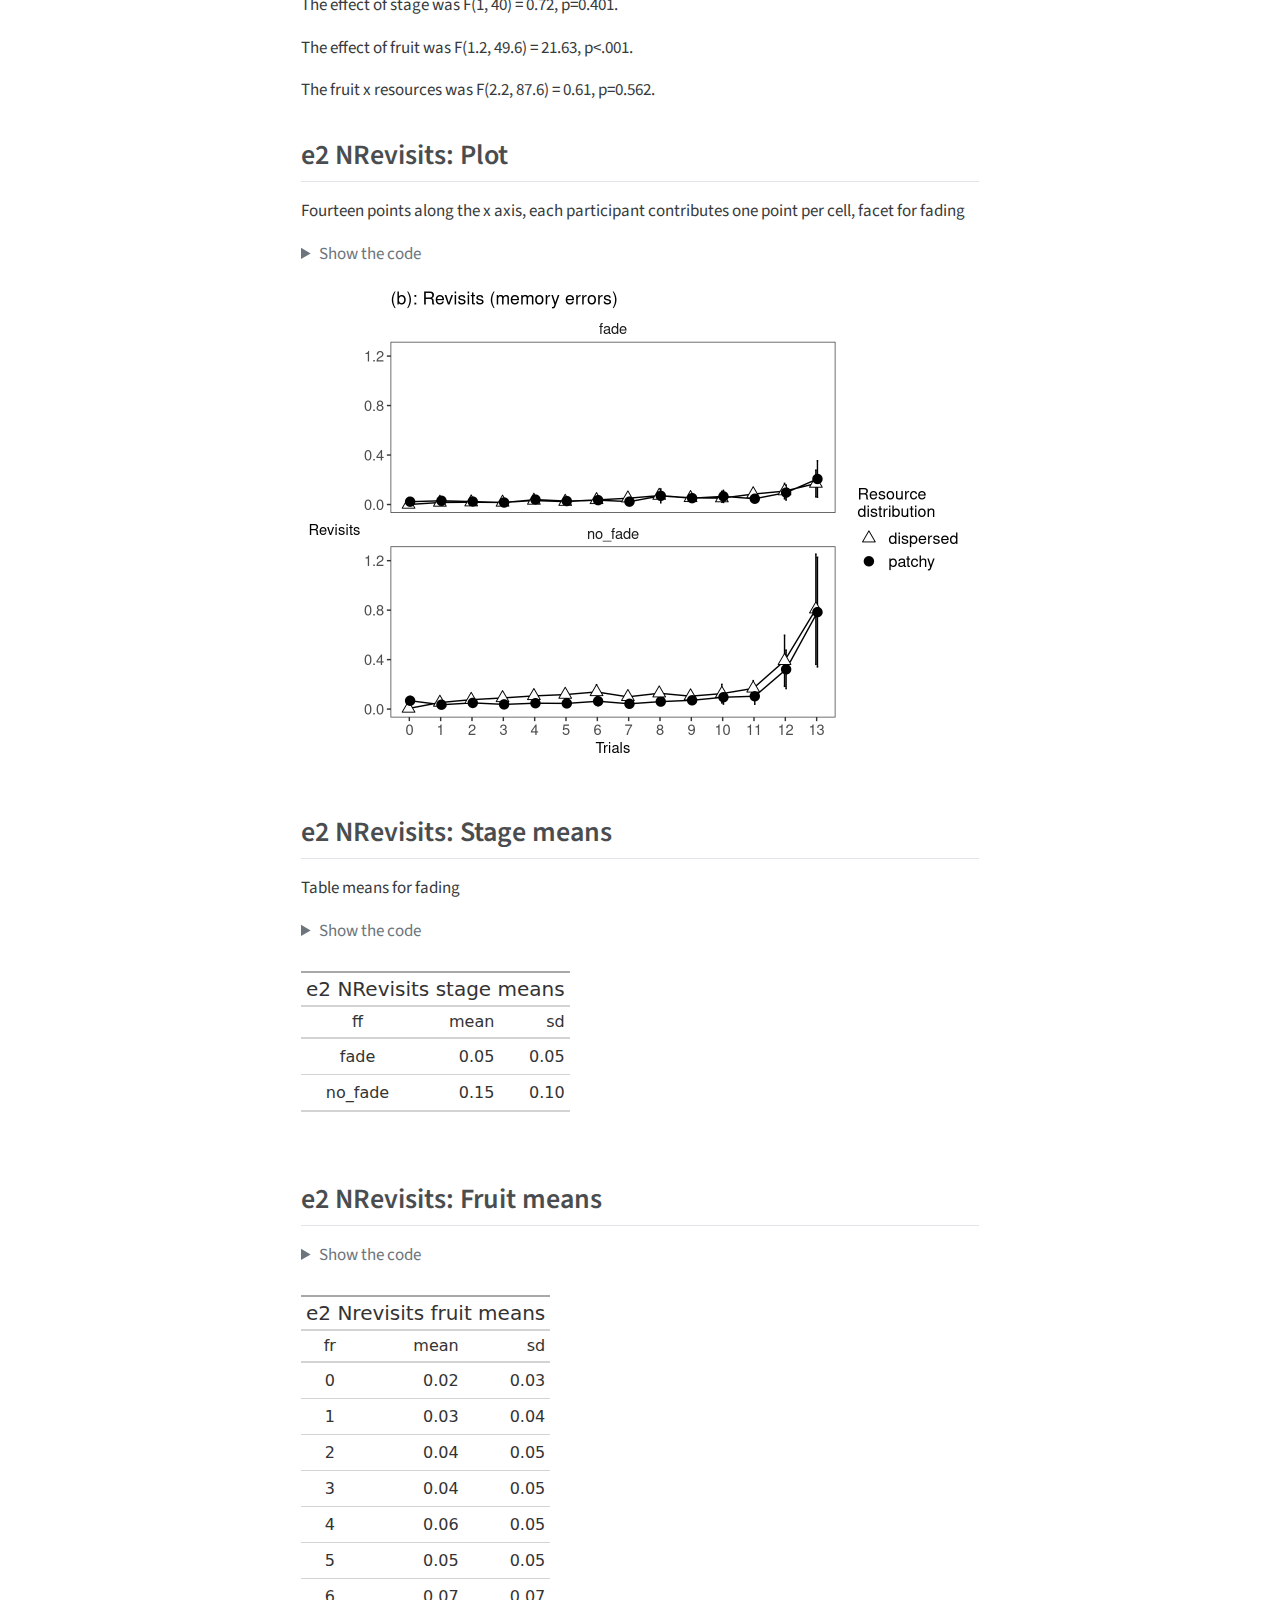
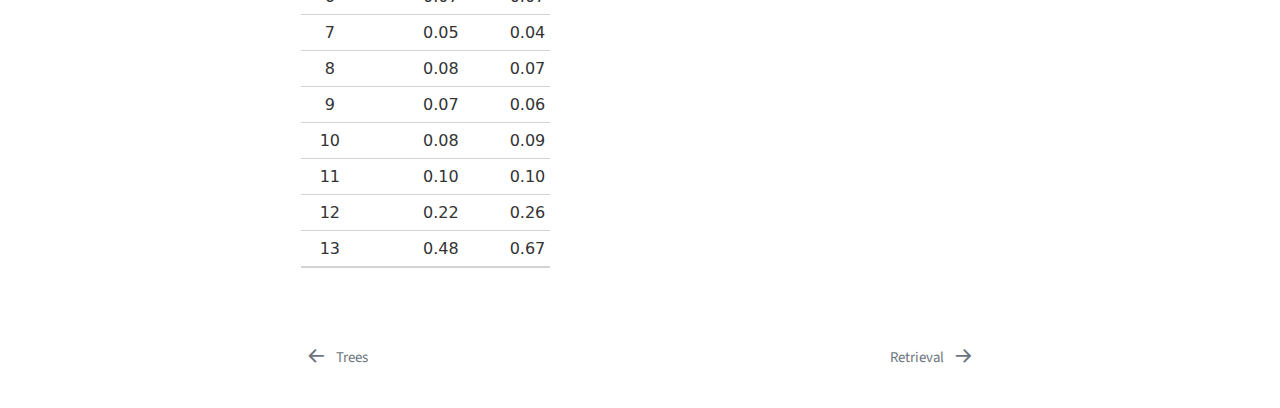
<file: docs/e2-nrevisits.html>
<!DOCTYPE html>
<html xmlns="http://www.w3.org/1999/xhtml" lang="en" xml:lang="en"><head>

<meta charset="utf-8">
<meta name="generator" content="quarto-1.3.353">

<meta name="viewport" content="width=device-width, initial-scale=1.0, user-scalable=yes">


<title>Foraging manuscript data analysis - Revisits</title>
<style>
code{white-space: pre-wrap;}
span.smallcaps{font-variant: small-caps;}
div.columns{display: flex; gap: min(4vw, 1.5em);}
div.column{flex: auto; overflow-x: auto;}
div.hanging-indent{margin-left: 1.5em; text-indent: -1.5em;}
ul.task-list{list-style: none;}
ul.task-list li input[type="checkbox"] {
  width: 0.8em;
  margin: 0 0.8em 0.2em -1em; /* quarto-specific, see https://github.com/quarto-dev/quarto-cli/issues/4556 */ 
  vertical-align: middle;
}
/* CSS for syntax highlighting */
pre > code.sourceCode { white-space: pre; position: relative; }
pre > code.sourceCode > span { display: inline-block; line-height: 1.25; }
pre > code.sourceCode > span:empty { height: 1.2em; }
.sourceCode { overflow: visible; }
code.sourceCode > span { color: inherit; text-decoration: inherit; }
div.sourceCode { margin: 1em 0; }
pre.sourceCode { margin: 0; }
@media screen {
div.sourceCode { overflow: auto; }
}
@media print {
pre > code.sourceCode { white-space: pre-wrap; }
pre > code.sourceCode > span { text-indent: -5em; padding-left: 5em; }
}
pre.numberSource code
  { counter-reset: source-line 0; }
pre.numberSource code > span
  { position: relative; left: -4em; counter-increment: source-line; }
pre.numberSource code > span > a:first-child::before
  { content: counter(source-line);
    position: relative; left: -1em; text-align: right; vertical-align: baseline;
    border: none; display: inline-block;
    -webkit-touch-callout: none; -webkit-user-select: none;
    -khtml-user-select: none; -moz-user-select: none;
    -ms-user-select: none; user-select: none;
    padding: 0 4px; width: 4em;
  }
pre.numberSource { margin-left: 3em;  padding-left: 4px; }
div.sourceCode
  {   }
@media screen {
pre > code.sourceCode > span > a:first-child::before { text-decoration: underline; }
}
</style>


<script src="site_libs/quarto-nav/quarto-nav.js"></script>
<script src="site_libs/quarto-nav/headroom.min.js"></script>
<script src="site_libs/clipboard/clipboard.min.js"></script>
<script src="site_libs/quarto-search/autocomplete.umd.js"></script>
<script src="site_libs/quarto-search/fuse.min.js"></script>
<script src="site_libs/quarto-search/quarto-search.js"></script>
<meta name="quarto:offset" content="./">
<link href="./e2-retrieval.html" rel="next">
<link href="./e2-ntrees.html" rel="prev">
<script src="site_libs/quarto-html/quarto.js"></script>
<script src="site_libs/quarto-html/popper.min.js"></script>
<script src="site_libs/quarto-html/tippy.umd.min.js"></script>
<script src="site_libs/quarto-html/anchor.min.js"></script>
<link href="site_libs/quarto-html/tippy.css" rel="stylesheet">
<link href="site_libs/quarto-html/quarto-syntax-highlighting.css" rel="stylesheet" id="quarto-text-highlighting-styles">
<script src="site_libs/bootstrap/bootstrap.min.js"></script>
<link href="site_libs/bootstrap/bootstrap-icons.css" rel="stylesheet">
<link href="site_libs/bootstrap/bootstrap.min.css" rel="stylesheet" id="quarto-bootstrap" data-mode="light">
<script id="quarto-search-options" type="application/json">{
  "location": "sidebar",
  "copy-button": false,
  "collapse-after": 3,
  "panel-placement": "start",
  "type": "textbox",
  "limit": 20,
  "language": {
    "search-no-results-text": "No results",
    "search-matching-documents-text": "matching documents",
    "search-copy-link-title": "Copy link to search",
    "search-hide-matches-text": "Hide additional matches",
    "search-more-match-text": "more match in this document",
    "search-more-matches-text": "more matches in this document",
    "search-clear-button-title": "Clear",
    "search-detached-cancel-button-title": "Cancel",
    "search-submit-button-title": "Submit"
  }
}</script>


</head>

<body class="nav-sidebar floating">

<div id="quarto-search-results"></div>
  <header id="quarto-header" class="headroom fixed-top">
  <nav class="quarto-secondary-nav">
    <div class="container-fluid d-flex">
      <button type="button" class="quarto-btn-toggle btn" data-bs-toggle="collapse" data-bs-target="#quarto-sidebar,#quarto-sidebar-glass" aria-controls="quarto-sidebar" aria-expanded="false" aria-label="Toggle sidebar navigation" onclick="if (window.quartoToggleHeadroom) { window.quartoToggleHeadroom(); }">
        <i class="bi bi-layout-text-sidebar-reverse"></i>
      </button>
      <nav class="quarto-page-breadcrumbs" aria-label="breadcrumb"><ol class="breadcrumb"><li class="breadcrumb-item"><a href="./part2.html">Experiment Two</a></li><li class="breadcrumb-item"><a href="./e2-nrevisits.html">Revisits</a></li></ol></nav>
      <a class="flex-grow-1" role="button" data-bs-toggle="collapse" data-bs-target="#quarto-sidebar,#quarto-sidebar-glass" aria-controls="quarto-sidebar" aria-expanded="false" aria-label="Toggle sidebar navigation" onclick="if (window.quartoToggleHeadroom) { window.quartoToggleHeadroom(); }">      
      </a>
      <button type="button" class="btn quarto-search-button" aria-label="Search" onclick="window.quartoOpenSearch();">
        <i class="bi bi-search"></i>
      </button>
    </div>
  </nav>
</header>
<!-- content -->
<div id="quarto-content" class="quarto-container page-columns page-rows-contents page-layout-article">
<!-- sidebar -->
  <nav id="quarto-sidebar" class="sidebar collapse collapse-horizontal sidebar-navigation floating overflow-auto">
    <div class="pt-lg-2 mt-2 text-left sidebar-header">
    <div class="sidebar-title mb-0 py-0">
      <a href="./">Foraging manuscript data analysis</a> 
    </div>
      </div>
        <div class="mt-2 flex-shrink-0 align-items-center">
        <div class="sidebar-search">
        <div id="quarto-search" class="" title="Search"></div>
        </div>
        </div>
    <div class="sidebar-menu-container"> 
    <ul class="list-unstyled mt-1">
        <li class="sidebar-item">
  <div class="sidebar-item-container"> 
  <a href="./index.html" class="sidebar-item-text sidebar-link">
 <span class="menu-text">Preface</span></a>
  </div>
</li>
        <li class="sidebar-item sidebar-item-section">
      <div class="sidebar-item-container"> 
            <a href="./part1.html" class="sidebar-item-text sidebar-link">
 <span class="menu-text">Experiment One</span></a>
          <a class="sidebar-item-toggle text-start" data-bs-toggle="collapse" data-bs-target="#quarto-sidebar-section-1" aria-expanded="true" aria-label="Toggle section">
            <i class="bi bi-chevron-right ms-2"></i>
          </a> 
      </div>
      <ul id="quarto-sidebar-section-1" class="collapse list-unstyled sidebar-section depth1 show">  
          <li class="sidebar-item">
  <div class="sidebar-item-container"> 
  <a href="./e1-ntrees.html" class="sidebar-item-text sidebar-link">
 <span class="menu-text">Trees</span></a>
  </div>
</li>
          <li class="sidebar-item">
  <div class="sidebar-item-container"> 
  <a href="./e1-nrevisits.html" class="sidebar-item-text sidebar-link">
 <span class="menu-text">Revisits</span></a>
  </div>
</li>
          <li class="sidebar-item">
  <div class="sidebar-item-container"> 
  <a href="./e1-retrieval.html" class="sidebar-item-text sidebar-link">
 <span class="menu-text">Retrieval</span></a>
  </div>
</li>
          <li class="sidebar-item">
  <div class="sidebar-item-container"> 
  <a href="./e1-distance.html" class="sidebar-item-text sidebar-link">
 <span class="menu-text">Distance</span></a>
  </div>
</li>
          <li class="sidebar-item">
  <div class="sidebar-item-container"> 
  <a href="./e1-master-plot.html" class="sidebar-item-text sidebar-link">
 <span class="menu-text">Patchwork</span></a>
  </div>
</li>
      </ul>
  </li>
        <li class="sidebar-item sidebar-item-section">
      <div class="sidebar-item-container"> 
            <a href="./part2.html" class="sidebar-item-text sidebar-link">
 <span class="menu-text">Experiment Two</span></a>
          <a class="sidebar-item-toggle text-start" data-bs-toggle="collapse" data-bs-target="#quarto-sidebar-section-2" aria-expanded="true" aria-label="Toggle section">
            <i class="bi bi-chevron-right ms-2"></i>
          </a> 
      </div>
      <ul id="quarto-sidebar-section-2" class="collapse list-unstyled sidebar-section depth1 show">  
          <li class="sidebar-item">
  <div class="sidebar-item-container"> 
  <a href="./e2-ntrees.html" class="sidebar-item-text sidebar-link">
 <span class="menu-text">Trees</span></a>
  </div>
</li>
          <li class="sidebar-item">
  <div class="sidebar-item-container"> 
  <a href="./e2-nrevisits.html" class="sidebar-item-text sidebar-link active">
 <span class="menu-text">Revisits</span></a>
  </div>
</li>
          <li class="sidebar-item">
  <div class="sidebar-item-container"> 
  <a href="./e2-retrieval.html" class="sidebar-item-text sidebar-link">
 <span class="menu-text">Retrieval</span></a>
  </div>
</li>
          <li class="sidebar-item">
  <div class="sidebar-item-container"> 
  <a href="./e2-distance.html" class="sidebar-item-text sidebar-link">
 <span class="menu-text">Distance</span></a>
  </div>
</li>
          <li class="sidebar-item">
  <div class="sidebar-item-container"> 
  <a href="./e2-master-plot.html" class="sidebar-item-text sidebar-link">
 <span class="menu-text">Patchwork</span></a>
  </div>
</li>
      </ul>
  </li>
    </ul>
    </div>
</nav>
<div id="quarto-sidebar-glass" data-bs-toggle="collapse" data-bs-target="#quarto-sidebar,#quarto-sidebar-glass"></div>
<!-- margin-sidebar -->
    <div id="quarto-margin-sidebar" class="sidebar margin-sidebar">
        <nav id="TOC" role="doc-toc" class="toc-active">
    <h2 id="toc-title">Table of contents</h2>
   
  <ul>
  <li><a href="#e2-revisits-prepare-the-data" id="toc-e2-revisits-prepare-the-data" class="nav-link active" data-scroll-target="#e2-revisits-prepare-the-data">e2 Revisits: Prepare the data</a></li>
  <li><a href="#e2-revisits-anova" id="toc-e2-revisits-anova" class="nav-link" data-scroll-target="#e2-revisits-anova">e2 Revisits: ANOVA</a></li>
  <li><a href="#e2-nrevisits-plot" id="toc-e2-nrevisits-plot" class="nav-link" data-scroll-target="#e2-nrevisits-plot">e2 NRevisits: Plot</a></li>
  <li><a href="#e2-nrevisits-stage-means" id="toc-e2-nrevisits-stage-means" class="nav-link" data-scroll-target="#e2-nrevisits-stage-means">e2 NRevisits: Stage means</a></li>
  <li><a href="#e2-nrevisits-fruit-means" id="toc-e2-nrevisits-fruit-means" class="nav-link" data-scroll-target="#e2-nrevisits-fruit-means">e2 NRevisits: Fruit means</a></li>
  </ul>
</nav>
    </div>
<!-- main -->
<main class="content" id="quarto-document-content">

<header id="title-block-header" class="quarto-title-block default">
<div class="quarto-title">
<h1 class="title">Revisits</h1>
</div>



<div class="quarto-title-meta">

    
  
    
  </div>
  

</header>

<p>This number is how many trees they pointlessly looked at again after already getting the fruit - it corresponds with memory errors.</p>
<section id="e2-revisits-prepare-the-data" class="level2">
<h2 class="anchored" data-anchor-id="e2-revisits-prepare-the-data">e2 Revisits: Prepare the data</h2>
<p>Read in the data and pre-process it.</p>
<div class="cell">
<details>
<summary>Show the code</summary>
<div class="sourceCode cell-code" id="cb1"><pre class="sourceCode r code-with-copy"><code class="sourceCode r"><span id="cb1-1"><a href="#cb1-1" aria-hidden="true" tabindex="-1"></a>e2 <span class="ot">&lt;-</span> <span class="fu">readRDS</span>(<span class="st">"002-00-e2-data.RDS"</span>)</span>
<span id="cb1-2"><a href="#cb1-2" aria-hidden="true" tabindex="-1"></a></span>
<span id="cb1-3"><a href="#cb1-3" aria-hidden="true" tabindex="-1"></a><span class="co"># remove things from the raw data to make it </span></span>
<span id="cb1-4"><a href="#cb1-4" aria-hidden="true" tabindex="-1"></a><span class="co"># suitable for this particular analysis</span></span>
<span id="cb1-5"><a href="#cb1-5" aria-hidden="true" tabindex="-1"></a></span>
<span id="cb1-6"><a href="#cb1-6" aria-hidden="true" tabindex="-1"></a><span class="co"># remove samples that did not look at a tree</span></span>
<span id="cb1-7"><a href="#cb1-7" aria-hidden="true" tabindex="-1"></a>e2 <span class="ot">&lt;-</span> e2 <span class="sc">%&gt;%</span> <span class="fu">filter</span>(fl<span class="sc">&gt;</span><span class="dv">0</span>)</span>
<span id="cb1-8"><a href="#cb1-8" aria-hidden="true" tabindex="-1"></a></span>
<span id="cb1-9"><a href="#cb1-9" aria-hidden="true" tabindex="-1"></a><span class="co"># remove the second (and any subsequent) *consecutive* duplicates</span></span>
<span id="cb1-10"><a href="#cb1-10" aria-hidden="true" tabindex="-1"></a>e2 <span class="ot">&lt;-</span> e2 <span class="sc">%&gt;%</span> </span>
<span id="cb1-11"><a href="#cb1-11" aria-hidden="true" tabindex="-1"></a>  <span class="fu">group_by</span>(pp, rr, tb) <span class="sc">%&gt;%</span> </span>
<span id="cb1-12"><a href="#cb1-12" aria-hidden="true" tabindex="-1"></a>  <span class="fu">filter</span>(<span class="fu">is.na</span>(tl <span class="sc">!=</span> <span class="fu">lag</span>(tl)) <span class="sc">|</span> tl <span class="sc">!=</span> <span class="fu">lag</span>(tl)) <span class="sc">%&gt;%</span> </span>
<span id="cb1-13"><a href="#cb1-13" aria-hidden="true" tabindex="-1"></a>  <span class="fu">ungroup</span>()</span>
<span id="cb1-14"><a href="#cb1-14" aria-hidden="true" tabindex="-1"></a></span>
<span id="cb1-15"><a href="#cb1-15" aria-hidden="true" tabindex="-1"></a><span class="co"># remove trials where they failed to get 14 fruit</span></span>
<span id="cb1-16"><a href="#cb1-16" aria-hidden="true" tabindex="-1"></a>e2 <span class="ot">&lt;-</span> e2 <span class="sc">%&gt;%</span></span>
<span id="cb1-17"><a href="#cb1-17" aria-hidden="true" tabindex="-1"></a>  <span class="fu">group_by</span>(pp, rr, tb) <span class="sc">%&gt;%</span></span>
<span id="cb1-18"><a href="#cb1-18" aria-hidden="true" tabindex="-1"></a>  <span class="fu">mutate</span>(<span class="at">max_fr =</span> <span class="fu">max</span>(fr)) <span class="sc">%&gt;%</span></span>
<span id="cb1-19"><a href="#cb1-19" aria-hidden="true" tabindex="-1"></a>  <span class="fu">ungroup</span>() <span class="sc">%&gt;%</span></span>
<span id="cb1-20"><a href="#cb1-20" aria-hidden="true" tabindex="-1"></a>  <span class="fu">filter</span>(max_fr<span class="sc">==</span><span class="dv">14</span>) <span class="sc">%&gt;%</span> </span>
<span id="cb1-21"><a href="#cb1-21" aria-hidden="true" tabindex="-1"></a>  <span class="fu">select</span>(<span class="sc">-</span><span class="fu">c</span>(ex, max_fr, st, xx, yy, ln)) </span>
<span id="cb1-22"><a href="#cb1-22" aria-hidden="true" tabindex="-1"></a></span>
<span id="cb1-23"><a href="#cb1-23" aria-hidden="true" tabindex="-1"></a><span class="co"># currently some trials don't have entries for fruit of zero</span></span>
<span id="cb1-24"><a href="#cb1-24" aria-hidden="true" tabindex="-1"></a><span class="co"># these trials are where they found a fruit on the first tree</span></span>
<span id="cb1-25"><a href="#cb1-25" aria-hidden="true" tabindex="-1"></a><span class="co"># We want to say that these were:</span></span>
<span id="cb1-26"><a href="#cb1-26" aria-hidden="true" tabindex="-1"></a><span class="co"># number of revisits = 0 </span></span>
<span id="cb1-27"><a href="#cb1-27" aria-hidden="true" tabindex="-1"></a><span class="co"># (not number of revisits = "a structural missing")</span></span>
<span id="cb1-28"><a href="#cb1-28" aria-hidden="true" tabindex="-1"></a>design <span class="ot">&lt;-</span></span>
<span id="cb1-29"><a href="#cb1-29" aria-hidden="true" tabindex="-1"></a>  <span class="fu">tibble</span>(</span>
<span id="cb1-30"><a href="#cb1-30" aria-hidden="true" tabindex="-1"></a>    <span class="fu">expand.grid</span>(</span>
<span id="cb1-31"><a href="#cb1-31" aria-hidden="true" tabindex="-1"></a>      <span class="at">pp=</span><span class="fu">unique</span>(e2<span class="sc">$</span>pp),</span>
<span id="cb1-32"><a href="#cb1-32" aria-hidden="true" tabindex="-1"></a>      <span class="at">rr=</span><span class="fu">unique</span>(e2<span class="sc">$</span>rr),</span>
<span id="cb1-33"><a href="#cb1-33" aria-hidden="true" tabindex="-1"></a>      <span class="at">tb=</span><span class="fu">unique</span>(e2<span class="sc">$</span>tb),</span>
<span id="cb1-34"><a href="#cb1-34" aria-hidden="true" tabindex="-1"></a>      <span class="at">fr=</span><span class="dv">0</span></span>
<span id="cb1-35"><a href="#cb1-35" aria-hidden="true" tabindex="-1"></a>    )</span>
<span id="cb1-36"><a href="#cb1-36" aria-hidden="true" tabindex="-1"></a>  )</span>
<span id="cb1-37"><a href="#cb1-37" aria-hidden="true" tabindex="-1"></a>design <span class="ot">&lt;-</span> </span>
<span id="cb1-38"><a href="#cb1-38" aria-hidden="true" tabindex="-1"></a>  <span class="fu">left_join</span>(</span>
<span id="cb1-39"><a href="#cb1-39" aria-hidden="true" tabindex="-1"></a>    design, </span>
<span id="cb1-40"><a href="#cb1-40" aria-hidden="true" tabindex="-1"></a>    e2 <span class="sc">%&gt;%</span> <span class="fu">group_by</span>(pp) <span class="sc">%&gt;%</span> <span class="fu">summarise</span>(<span class="at">ff=</span><span class="fu">unique</span>(ff)),</span>
<span id="cb1-41"><a href="#cb1-41" aria-hidden="true" tabindex="-1"></a>    <span class="fu">join_by</span>(pp)</span>
<span id="cb1-42"><a href="#cb1-42" aria-hidden="true" tabindex="-1"></a>    )</span>
<span id="cb1-43"><a href="#cb1-43" aria-hidden="true" tabindex="-1"></a>e2 <span class="ot">&lt;-</span> </span>
<span id="cb1-44"><a href="#cb1-44" aria-hidden="true" tabindex="-1"></a>  <span class="fu">full_join</span>(</span>
<span id="cb1-45"><a href="#cb1-45" aria-hidden="true" tabindex="-1"></a>    design, </span>
<span id="cb1-46"><a href="#cb1-46" aria-hidden="true" tabindex="-1"></a>    e2,</span>
<span id="cb1-47"><a href="#cb1-47" aria-hidden="true" tabindex="-1"></a>    <span class="fu">join_by</span>(pp, rr, tb, fr, ff)</span>
<span id="cb1-48"><a href="#cb1-48" aria-hidden="true" tabindex="-1"></a>    ) <span class="sc">%&gt;%</span> </span>
<span id="cb1-49"><a href="#cb1-49" aria-hidden="true" tabindex="-1"></a>  <span class="fu">arrange</span>(pp, rr, tb, fr)</span>
<span id="cb1-50"><a href="#cb1-50" aria-hidden="true" tabindex="-1"></a></span>
<span id="cb1-51"><a href="#cb1-51" aria-hidden="true" tabindex="-1"></a><span class="co"># annotate with revisit</span></span>
<span id="cb1-52"><a href="#cb1-52" aria-hidden="true" tabindex="-1"></a>e2 <span class="ot">&lt;-</span> e2 <span class="sc">%&gt;%</span> </span>
<span id="cb1-53"><a href="#cb1-53" aria-hidden="true" tabindex="-1"></a>  <span class="fu">group_by</span>(ff, pp, rr, tb) <span class="sc">%&gt;%</span> </span>
<span id="cb1-54"><a href="#cb1-54" aria-hidden="true" tabindex="-1"></a>  <span class="fu">mutate</span>(<span class="at">isrv =</span> <span class="fu">duplicated</span>(tl)) <span class="sc">%&gt;%</span> </span>
<span id="cb1-55"><a href="#cb1-55" aria-hidden="true" tabindex="-1"></a>  <span class="fu">ungroup</span>()  </span>
<span id="cb1-56"><a href="#cb1-56" aria-hidden="true" tabindex="-1"></a></span>
<span id="cb1-57"><a href="#cb1-57" aria-hidden="true" tabindex="-1"></a><span class="co"># get number of revisits per fruit</span></span>
<span id="cb1-58"><a href="#cb1-58" aria-hidden="true" tabindex="-1"></a><span class="co"># (is how many times they looked at a tree that </span></span>
<span id="cb1-59"><a href="#cb1-59" aria-hidden="true" tabindex="-1"></a><span class="co">#  they saw before on this trial on the way to </span></span>
<span id="cb1-60"><a href="#cb1-60" aria-hidden="true" tabindex="-1"></a><span class="co">#  getting this particular fruit)</span></span>
<span id="cb1-61"><a href="#cb1-61" aria-hidden="true" tabindex="-1"></a>e2 <span class="ot">&lt;-</span> e2 <span class="sc">%&gt;%</span> </span>
<span id="cb1-62"><a href="#cb1-62" aria-hidden="true" tabindex="-1"></a>  <span class="fu">select</span>(ff, pp, rr, tb, fr, isrv) <span class="sc">%&gt;%</span> </span>
<span id="cb1-63"><a href="#cb1-63" aria-hidden="true" tabindex="-1"></a>  <span class="fu">group_by</span>(ff, pp, rr, tb, fr) <span class="sc">%&gt;%</span> </span>
<span id="cb1-64"><a href="#cb1-64" aria-hidden="true" tabindex="-1"></a>  <span class="fu">summarise</span>(<span class="at">nrv=</span><span class="fu">sum</span>(isrv)) <span class="sc">%&gt;%</span> </span>
<span id="cb1-65"><a href="#cb1-65" aria-hidden="true" tabindex="-1"></a>  <span class="fu">ungroup</span>()</span>
<span id="cb1-66"><a href="#cb1-66" aria-hidden="true" tabindex="-1"></a></span>
<span id="cb1-67"><a href="#cb1-67" aria-hidden="true" tabindex="-1"></a><span class="co"># add the stage IV</span></span>
<span id="cb1-68"><a href="#cb1-68" aria-hidden="true" tabindex="-1"></a>e2 <span class="ot">&lt;-</span> e2 <span class="sc">%&gt;%</span> </span>
<span id="cb1-69"><a href="#cb1-69" aria-hidden="true" tabindex="-1"></a>  <span class="fu">mutate</span>(</span>
<span id="cb1-70"><a href="#cb1-70" aria-hidden="true" tabindex="-1"></a>    <span class="at">st =</span> <span class="fu">ifelse</span>(tb<span class="sc">&lt;=</span><span class="dv">10</span>, <span class="st">"early"</span>, <span class="st">"late"</span>)</span>
<span id="cb1-71"><a href="#cb1-71" aria-hidden="true" tabindex="-1"></a>  ) <span class="sc">%&gt;%</span> </span>
<span id="cb1-72"><a href="#cb1-72" aria-hidden="true" tabindex="-1"></a>  <span class="fu">select</span>(ff, pp, rr, st, tb, fr, nrv)</span>
<span id="cb1-73"><a href="#cb1-73" aria-hidden="true" tabindex="-1"></a></span>
<span id="cb1-74"><a href="#cb1-74" aria-hidden="true" tabindex="-1"></a><span class="co"># factors</span></span>
<span id="cb1-75"><a href="#cb1-75" aria-hidden="true" tabindex="-1"></a>e2 <span class="ot">&lt;-</span> e2 <span class="sc">%&gt;%</span> </span>
<span id="cb1-76"><a href="#cb1-76" aria-hidden="true" tabindex="-1"></a>  <span class="fu">mutate</span>(<span class="at">ff=</span><span class="fu">as_factor</span>(ff), <span class="at">pp=</span><span class="fu">as_factor</span>(pp), <span class="at">rr=</span><span class="fu">as_factor</span>(rr), <span class="at">st=</span><span class="fu">as_factor</span>(st)) <span class="sc">%&gt;%</span> </span>
<span id="cb1-77"><a href="#cb1-77" aria-hidden="true" tabindex="-1"></a>  <span class="fu">ungroup</span>()</span>
<span id="cb1-78"><a href="#cb1-78" aria-hidden="true" tabindex="-1"></a></span>
<span id="cb1-79"><a href="#cb1-79" aria-hidden="true" tabindex="-1"></a><span class="co"># collapse over trials - what was the average number of revisits for this fruit,</span></span>
<span id="cb1-80"><a href="#cb1-80" aria-hidden="true" tabindex="-1"></a><span class="co"># now that the absence of visits to trees while fr was zero contributes a zero</span></span>
<span id="cb1-81"><a href="#cb1-81" aria-hidden="true" tabindex="-1"></a><span class="co"># not a structural missing. Also prune entries for fr == 14 which are all </span></span>
<span id="cb1-82"><a href="#cb1-82" aria-hidden="true" tabindex="-1"></a><span class="co"># constrained to be zero</span></span>
<span id="cb1-83"><a href="#cb1-83" aria-hidden="true" tabindex="-1"></a>nrev_data_for_aov <span class="ot">&lt;-</span> e2 <span class="sc">%&gt;%</span> </span>
<span id="cb1-84"><a href="#cb1-84" aria-hidden="true" tabindex="-1"></a>  <span class="fu">group_by</span>(ff, pp, rr, st, fr) <span class="sc">%&gt;%</span> </span>
<span id="cb1-85"><a href="#cb1-85" aria-hidden="true" tabindex="-1"></a>  <span class="fu">summarise</span>(<span class="at">nrv=</span><span class="fu">mean</span>(nrv)) <span class="sc">%&gt;%</span> </span>
<span id="cb1-86"><a href="#cb1-86" aria-hidden="true" tabindex="-1"></a>  <span class="fu">filter</span>(fr<span class="sc">!=</span><span class="dv">14</span>) <span class="sc">%&gt;%</span> </span>
<span id="cb1-87"><a href="#cb1-87" aria-hidden="true" tabindex="-1"></a>  <span class="fu">mutate</span>(<span class="at">fr=</span><span class="fu">as_factor</span>(fr)) <span class="sc">%&gt;%</span> </span>
<span id="cb1-88"><a href="#cb1-88" aria-hidden="true" tabindex="-1"></a>  <span class="fu">ungroup</span>()</span>
<span id="cb1-89"><a href="#cb1-89" aria-hidden="true" tabindex="-1"></a></span>
<span id="cb1-90"><a href="#cb1-90" aria-hidden="true" tabindex="-1"></a><span class="co"># collapse over trials to yield a value for each fruit</span></span>
<span id="cb1-91"><a href="#cb1-91" aria-hidden="true" tabindex="-1"></a>nrev_data_for_ggplot <span class="ot">&lt;-</span> e2 <span class="sc">%&gt;%</span> </span>
<span id="cb1-92"><a href="#cb1-92" aria-hidden="true" tabindex="-1"></a>  <span class="fu">group_by</span>(ff, pp, rr, fr) <span class="sc">%&gt;%</span> </span>
<span id="cb1-93"><a href="#cb1-93" aria-hidden="true" tabindex="-1"></a>  <span class="fu">summarise</span>(<span class="at">nrv=</span><span class="fu">mean</span>(nrv)) <span class="sc">%&gt;%</span> </span>
<span id="cb1-94"><a href="#cb1-94" aria-hidden="true" tabindex="-1"></a>  <span class="fu">filter</span>(fr<span class="sc">!=</span><span class="dv">14</span>) <span class="sc">%&gt;%</span> </span>
<span id="cb1-95"><a href="#cb1-95" aria-hidden="true" tabindex="-1"></a>  <span class="fu">mutate</span>(<span class="at">fr=</span><span class="fu">as_factor</span>(fr)) <span class="sc">%&gt;%</span> </span>
<span id="cb1-96"><a href="#cb1-96" aria-hidden="true" tabindex="-1"></a>  <span class="fu">ungroup</span>()</span>
<span id="cb1-97"><a href="#cb1-97" aria-hidden="true" tabindex="-1"></a></span>
<span id="cb1-98"><a href="#cb1-98" aria-hidden="true" tabindex="-1"></a><span class="fu">saveRDS</span>(nrev_data_for_ggplot, <span class="st">"e2_nrevisits_plot_data.rds"</span>)</span></code><button title="Copy to Clipboard" class="code-copy-button"><i class="bi"></i></button></pre></div>
</details>
</div>
</section>
<section id="e2-revisits-anova" class="level2">
<h2 class="anchored" data-anchor-id="e2-revisits-anova">e2 Revisits: ANOVA</h2>
<p>2 x 2 * 2 * 10</p>
<p>A 2x2x2x10 ANOVA with the within factors resource distribution (patchy, dispersed) and trial (early [mean trials 1-5], late [mean trials 6-10]); between fading; and as dv number of fruit consumed (1-10)</p>
<p>Run the ANOVA</p>
<div class="cell">
<details>
<summary>Show the code</summary>
<div class="sourceCode cell-code" id="cb2"><pre class="sourceCode r code-with-copy"><code class="sourceCode r"><span id="cb2-1"><a href="#cb2-1" aria-hidden="true" tabindex="-1"></a><span class="fu">options</span>(<span class="at">contrasts=</span><span class="fu">c</span>(<span class="st">"contr.sum"</span>,<span class="st">"contr.poly"</span>))</span>
<span id="cb2-2"><a href="#cb2-2" aria-hidden="true" tabindex="-1"></a>e2_revisits_ANOVA <span class="ot">&lt;-</span> </span>
<span id="cb2-3"><a href="#cb2-3" aria-hidden="true" tabindex="-1"></a>  <span class="fu">ezANOVA</span>(<span class="at">data=</span>nrev_data_for_aov,</span>
<span id="cb2-4"><a href="#cb2-4" aria-hidden="true" tabindex="-1"></a>          <span class="at">dv=</span>nrv,</span>
<span id="cb2-5"><a href="#cb2-5" aria-hidden="true" tabindex="-1"></a>          <span class="at">wid=</span>pp,</span>
<span id="cb2-6"><a href="#cb2-6" aria-hidden="true" tabindex="-1"></a>          <span class="at">within=</span><span class="fu">c</span>(rr, st, fr),</span>
<span id="cb2-7"><a href="#cb2-7" aria-hidden="true" tabindex="-1"></a>          <span class="at">between=</span>ff,</span>
<span id="cb2-8"><a href="#cb2-8" aria-hidden="true" tabindex="-1"></a>          <span class="at">type=</span><span class="dv">3</span>, </span>
<span id="cb2-9"><a href="#cb2-9" aria-hidden="true" tabindex="-1"></a>          <span class="at">return_aov =</span> <span class="cn">TRUE</span>)</span></code><button title="Copy to Clipboard" class="code-copy-button"><i class="bi"></i></button></pre></div>
</details>
<div class="cell-output cell-output-stderr">
<pre><code>Warning: Data is unbalanced (unequal N per group). Make sure you specified a
well-considered value for the type argument to ezANOVA().</code></pre>
</div>
<details>
<summary>Show the code</summary>
<div class="sourceCode cell-code" id="cb4"><pre class="sourceCode r code-with-copy"><code class="sourceCode r"><span id="cb4-1"><a href="#cb4-1" aria-hidden="true" tabindex="-1"></a><span class="cf">if</span>(<span class="st">"Sphericity Corrections"</span> <span class="sc">%in%</span> <span class="fu">names</span>(e2_revisits_ANOVA)){</span>
<span id="cb4-2"><a href="#cb4-2" aria-hidden="true" tabindex="-1"></a>  corr<span class="ot">=</span><span class="fu">aovSphericityAdjustment</span>(e2_revisits_ANOVA)<span class="sc">$</span>ANOVA <span class="sc">%&gt;%</span> <span class="fu">tibble</span>()</span>
<span id="cb4-3"><a href="#cb4-3" aria-hidden="true" tabindex="-1"></a>} <span class="cf">else</span> {</span>
<span id="cb4-4"><a href="#cb4-4" aria-hidden="true" tabindex="-1"></a>  corr<span class="ot">=</span>e2_revisits_ANOVA<span class="sc">$</span>ANOVA <span class="sc">%&gt;%</span> <span class="fu">tibble</span>()  </span>
<span id="cb4-5"><a href="#cb4-5" aria-hidden="true" tabindex="-1"></a>  }</span></code><button title="Copy to Clipboard" class="code-copy-button"><i class="bi"></i></button></pre></div>
</details>
</div>
<p>Table the ANOVA.</p>
<div class="cell">
<details>
<summary>Show the code</summary>
<div class="sourceCode cell-code" id="cb5"><pre class="sourceCode r code-with-copy"><code class="sourceCode r"><span id="cb5-1"><a href="#cb5-1" aria-hidden="true" tabindex="-1"></a><span class="fu">prettify_sphericity_3_way</span>(</span>
<span id="cb5-2"><a href="#cb5-2" aria-hidden="true" tabindex="-1"></a>  <span class="fu">aovSphericityAdjustment</span>(e2_revisits_ANOVA), </span>
<span id="cb5-3"><a href="#cb5-3" aria-hidden="true" tabindex="-1"></a>  <span class="st">"e2 NRevisits ANOVA"</span>)</span></code><button title="Copy to Clipboard" class="code-copy-button"><i class="bi"></i></button></pre></div>
</details>
<div class="cell-output-display">

<div id="yuycxlfkoa" style="padding-left:0px;padding-right:0px;padding-top:10px;padding-bottom:10px;overflow-x:auto;overflow-y:auto;width:auto;height:auto;">
<style>#yuycxlfkoa table {
  font-family: system-ui, 'Segoe UI', Roboto, Helvetica, Arial, sans-serif, 'Apple Color Emoji', 'Segoe UI Emoji', 'Segoe UI Symbol', 'Noto Color Emoji';
  -webkit-font-smoothing: antialiased;
  -moz-osx-font-smoothing: grayscale;
}

#yuycxlfkoa thead, #yuycxlfkoa tbody, #yuycxlfkoa tfoot, #yuycxlfkoa tr, #yuycxlfkoa td, #yuycxlfkoa th {
  border-style: none;
}

#yuycxlfkoa p {
  margin: 0;
  padding: 0;
}

#yuycxlfkoa .gt_table {
  display: table;
  border-collapse: collapse;
  line-height: normal;
  margin-left: 0;
  margin-right: auto;
  color: #333333;
  font-size: 16px;
  font-weight: normal;
  font-style: normal;
  background-color: #FFFFFF;
  width: auto;
  border-top-style: solid;
  border-top-width: 2px;
  border-top-color: #A8A8A8;
  border-right-style: none;
  border-right-width: 2px;
  border-right-color: #D3D3D3;
  border-bottom-style: solid;
  border-bottom-width: 2px;
  border-bottom-color: #A8A8A8;
  border-left-style: none;
  border-left-width: 2px;
  border-left-color: #D3D3D3;
}

#yuycxlfkoa .gt_caption {
  padding-top: 4px;
  padding-bottom: 4px;
}

#yuycxlfkoa .gt_title {
  color: #333333;
  font-size: 125%;
  font-weight: initial;
  padding-top: 4px;
  padding-bottom: 4px;
  padding-left: 5px;
  padding-right: 5px;
  border-bottom-color: #FFFFFF;
  border-bottom-width: 0;
}

#yuycxlfkoa .gt_subtitle {
  color: #333333;
  font-size: 85%;
  font-weight: initial;
  padding-top: 3px;
  padding-bottom: 5px;
  padding-left: 5px;
  padding-right: 5px;
  border-top-color: #FFFFFF;
  border-top-width: 0;
}

#yuycxlfkoa .gt_heading {
  background-color: #FFFFFF;
  text-align: center;
  border-bottom-color: #FFFFFF;
  border-left-style: none;
  border-left-width: 1px;
  border-left-color: #D3D3D3;
  border-right-style: none;
  border-right-width: 1px;
  border-right-color: #D3D3D3;
}

#yuycxlfkoa .gt_bottom_border {
  border-bottom-style: solid;
  border-bottom-width: 2px;
  border-bottom-color: #D3D3D3;
}

#yuycxlfkoa .gt_col_headings {
  border-top-style: solid;
  border-top-width: 2px;
  border-top-color: #D3D3D3;
  border-bottom-style: solid;
  border-bottom-width: 2px;
  border-bottom-color: #D3D3D3;
  border-left-style: none;
  border-left-width: 1px;
  border-left-color: #D3D3D3;
  border-right-style: none;
  border-right-width: 1px;
  border-right-color: #D3D3D3;
}

#yuycxlfkoa .gt_col_heading {
  color: #333333;
  background-color: #FFFFFF;
  font-size: 100%;
  font-weight: normal;
  text-transform: inherit;
  border-left-style: none;
  border-left-width: 1px;
  border-left-color: #D3D3D3;
  border-right-style: none;
  border-right-width: 1px;
  border-right-color: #D3D3D3;
  vertical-align: bottom;
  padding-top: 5px;
  padding-bottom: 6px;
  padding-left: 5px;
  padding-right: 5px;
  overflow-x: hidden;
}

#yuycxlfkoa .gt_column_spanner_outer {
  color: #333333;
  background-color: #FFFFFF;
  font-size: 100%;
  font-weight: normal;
  text-transform: inherit;
  padding-top: 0;
  padding-bottom: 0;
  padding-left: 4px;
  padding-right: 4px;
}

#yuycxlfkoa .gt_column_spanner_outer:first-child {
  padding-left: 0;
}

#yuycxlfkoa .gt_column_spanner_outer:last-child {
  padding-right: 0;
}

#yuycxlfkoa .gt_column_spanner {
  border-bottom-style: solid;
  border-bottom-width: 2px;
  border-bottom-color: #D3D3D3;
  vertical-align: bottom;
  padding-top: 5px;
  padding-bottom: 5px;
  overflow-x: hidden;
  display: inline-block;
  width: 100%;
}

#yuycxlfkoa .gt_spanner_row {
  border-bottom-style: hidden;
}

#yuycxlfkoa .gt_group_heading {
  padding-top: 8px;
  padding-bottom: 8px;
  padding-left: 5px;
  padding-right: 5px;
  color: #333333;
  background-color: #FFFFFF;
  font-size: 100%;
  font-weight: initial;
  text-transform: inherit;
  border-top-style: solid;
  border-top-width: 2px;
  border-top-color: #D3D3D3;
  border-bottom-style: solid;
  border-bottom-width: 2px;
  border-bottom-color: #D3D3D3;
  border-left-style: none;
  border-left-width: 1px;
  border-left-color: #D3D3D3;
  border-right-style: none;
  border-right-width: 1px;
  border-right-color: #D3D3D3;
  vertical-align: middle;
  text-align: left;
}

#yuycxlfkoa .gt_empty_group_heading {
  padding: 0.5px;
  color: #333333;
  background-color: #FFFFFF;
  font-size: 100%;
  font-weight: initial;
  border-top-style: solid;
  border-top-width: 2px;
  border-top-color: #D3D3D3;
  border-bottom-style: solid;
  border-bottom-width: 2px;
  border-bottom-color: #D3D3D3;
  vertical-align: middle;
}

#yuycxlfkoa .gt_from_md > :first-child {
  margin-top: 0;
}

#yuycxlfkoa .gt_from_md > :last-child {
  margin-bottom: 0;
}

#yuycxlfkoa .gt_row {
  padding-top: 8px;
  padding-bottom: 8px;
  padding-left: 5px;
  padding-right: 5px;
  margin: 10px;
  border-top-style: solid;
  border-top-width: 1px;
  border-top-color: #D3D3D3;
  border-left-style: none;
  border-left-width: 1px;
  border-left-color: #D3D3D3;
  border-right-style: none;
  border-right-width: 1px;
  border-right-color: #D3D3D3;
  vertical-align: middle;
  overflow-x: hidden;
}

#yuycxlfkoa .gt_stub {
  color: #333333;
  background-color: #FFFFFF;
  font-size: 100%;
  font-weight: initial;
  text-transform: inherit;
  border-right-style: solid;
  border-right-width: 2px;
  border-right-color: #D3D3D3;
  padding-left: 5px;
  padding-right: 5px;
}

#yuycxlfkoa .gt_stub_row_group {
  color: #333333;
  background-color: #FFFFFF;
  font-size: 100%;
  font-weight: initial;
  text-transform: inherit;
  border-right-style: solid;
  border-right-width: 2px;
  border-right-color: #D3D3D3;
  padding-left: 5px;
  padding-right: 5px;
  vertical-align: top;
}

#yuycxlfkoa .gt_row_group_first td {
  border-top-width: 2px;
}

#yuycxlfkoa .gt_row_group_first th {
  border-top-width: 2px;
}

#yuycxlfkoa .gt_summary_row {
  color: #333333;
  background-color: #FFFFFF;
  text-transform: inherit;
  padding-top: 8px;
  padding-bottom: 8px;
  padding-left: 5px;
  padding-right: 5px;
}

#yuycxlfkoa .gt_first_summary_row {
  border-top-style: solid;
  border-top-color: #D3D3D3;
}

#yuycxlfkoa .gt_first_summary_row.thick {
  border-top-width: 2px;
}

#yuycxlfkoa .gt_last_summary_row {
  padding-top: 8px;
  padding-bottom: 8px;
  padding-left: 5px;
  padding-right: 5px;
  border-bottom-style: solid;
  border-bottom-width: 2px;
  border-bottom-color: #D3D3D3;
}

#yuycxlfkoa .gt_grand_summary_row {
  color: #333333;
  background-color: #FFFFFF;
  text-transform: inherit;
  padding-top: 8px;
  padding-bottom: 8px;
  padding-left: 5px;
  padding-right: 5px;
}

#yuycxlfkoa .gt_first_grand_summary_row {
  padding-top: 8px;
  padding-bottom: 8px;
  padding-left: 5px;
  padding-right: 5px;
  border-top-style: double;
  border-top-width: 6px;
  border-top-color: #D3D3D3;
}

#yuycxlfkoa .gt_last_grand_summary_row_top {
  padding-top: 8px;
  padding-bottom: 8px;
  padding-left: 5px;
  padding-right: 5px;
  border-bottom-style: double;
  border-bottom-width: 6px;
  border-bottom-color: #D3D3D3;
}

#yuycxlfkoa .gt_striped {
  background-color: rgba(128, 128, 128, 0.05);
}

#yuycxlfkoa .gt_table_body {
  border-top-style: solid;
  border-top-width: 2px;
  border-top-color: #D3D3D3;
  border-bottom-style: solid;
  border-bottom-width: 2px;
  border-bottom-color: #D3D3D3;
}

#yuycxlfkoa .gt_footnotes {
  color: #333333;
  background-color: #FFFFFF;
  border-bottom-style: none;
  border-bottom-width: 2px;
  border-bottom-color: #D3D3D3;
  border-left-style: none;
  border-left-width: 2px;
  border-left-color: #D3D3D3;
  border-right-style: none;
  border-right-width: 2px;
  border-right-color: #D3D3D3;
}

#yuycxlfkoa .gt_footnote {
  margin: 0px;
  font-size: 90%;
  padding-top: 4px;
  padding-bottom: 4px;
  padding-left: 5px;
  padding-right: 5px;
}

#yuycxlfkoa .gt_sourcenotes {
  color: #333333;
  background-color: #FFFFFF;
  border-bottom-style: none;
  border-bottom-width: 2px;
  border-bottom-color: #D3D3D3;
  border-left-style: none;
  border-left-width: 2px;
  border-left-color: #D3D3D3;
  border-right-style: none;
  border-right-width: 2px;
  border-right-color: #D3D3D3;
}

#yuycxlfkoa .gt_sourcenote {
  font-size: 90%;
  padding-top: 4px;
  padding-bottom: 4px;
  padding-left: 5px;
  padding-right: 5px;
}

#yuycxlfkoa .gt_left {
  text-align: left;
}

#yuycxlfkoa .gt_center {
  text-align: center;
}

#yuycxlfkoa .gt_right {
  text-align: right;
  font-variant-numeric: tabular-nums;
}

#yuycxlfkoa .gt_font_normal {
  font-weight: normal;
}

#yuycxlfkoa .gt_font_bold {
  font-weight: bold;
}

#yuycxlfkoa .gt_font_italic {
  font-style: italic;
}

#yuycxlfkoa .gt_super {
  font-size: 65%;
}

#yuycxlfkoa .gt_footnote_marks {
  font-size: 75%;
  vertical-align: 0.4em;
  position: initial;
}

#yuycxlfkoa .gt_asterisk {
  font-size: 100%;
  vertical-align: 0;
}

#yuycxlfkoa .gt_indent_1 {
  text-indent: 5px;
}

#yuycxlfkoa .gt_indent_2 {
  text-indent: 10px;
}

#yuycxlfkoa .gt_indent_3 {
  text-indent: 15px;
}

#yuycxlfkoa .gt_indent_4 {
  text-indent: 20px;
}

#yuycxlfkoa .gt_indent_5 {
  text-indent: 25px;
}
</style>
<table class="gt_table" data-quarto-disable-processing="false" data-quarto-bootstrap="false">
  <thead>
    <tr class="gt_heading">
      <td colspan="6" class="gt_heading gt_title gt_font_normal gt_bottom_border" style="">e2 NRevisits ANOVA</td>
    </tr>
    
    <tr class="gt_col_headings">
      <th class="gt_col_heading gt_columns_bottom_border gt_left" rowspan="1" colspan="1" scope="col" id="Effect">Effect</th>
      <th class="gt_col_heading gt_columns_bottom_border gt_right" rowspan="1" colspan="1" scope="col" id="DFn">DFn</th>
      <th class="gt_col_heading gt_columns_bottom_border gt_right" rowspan="1" colspan="1" scope="col" id="DFd">DFd</th>
      <th class="gt_col_heading gt_columns_bottom_border gt_right" rowspan="1" colspan="1" scope="col" id="F">F</th>
      <th class="gt_col_heading gt_columns_bottom_border gt_right" rowspan="1" colspan="1" scope="col" id="p">p</th>
      <th class="gt_col_heading gt_columns_bottom_border gt_right" rowspan="1" colspan="1" scope="col" id="sig">sig</th>
    </tr>
  </thead>
  <tbody class="gt_table_body">
    <tr><td headers="Effect" class="gt_row gt_left">ff</td>
<td headers="DFn" class="gt_row gt_right">1</td>
<td headers="DFd" class="gt_row gt_right">40</td>
<td headers="F" class="gt_row gt_right">16.97</td>
<td headers="p" class="gt_row gt_right">0.000</td>
<td headers="sig" class="gt_row gt_right">***</td></tr>
    <tr><td headers="Effect" class="gt_row gt_left">rr</td>
<td headers="DFn" class="gt_row gt_right">1</td>
<td headers="DFd" class="gt_row gt_right">40</td>
<td headers="F" class="gt_row gt_right"> 2.86</td>
<td headers="p" class="gt_row gt_right">0.098</td>
<td headers="sig" class="gt_row gt_right"></td></tr>
    <tr><td headers="Effect" class="gt_row gt_left">st</td>
<td headers="DFn" class="gt_row gt_right">1</td>
<td headers="DFd" class="gt_row gt_right">40</td>
<td headers="F" class="gt_row gt_right"> 0.72</td>
<td headers="p" class="gt_row gt_right">0.401</td>
<td headers="sig" class="gt_row gt_right"></td></tr>
    <tr><td headers="Effect" class="gt_row gt_left">fr</td>
<td headers="DFn" class="gt_row gt_right">1.2</td>
<td headers="DFd" class="gt_row gt_right">49.6</td>
<td headers="F" class="gt_row gt_right">21.63</td>
<td headers="p" class="gt_row gt_right">0.000</td>
<td headers="sig" class="gt_row gt_right">***</td></tr>
    <tr><td headers="Effect" class="gt_row gt_left">ff:rr</td>
<td headers="DFn" class="gt_row gt_right">1</td>
<td headers="DFd" class="gt_row gt_right">40</td>
<td headers="F" class="gt_row gt_right"> 3.53</td>
<td headers="p" class="gt_row gt_right">0.067</td>
<td headers="sig" class="gt_row gt_right"></td></tr>
    <tr><td headers="Effect" class="gt_row gt_left">ff:st</td>
<td headers="DFn" class="gt_row gt_right">1</td>
<td headers="DFd" class="gt_row gt_right">40</td>
<td headers="F" class="gt_row gt_right"> 1.35</td>
<td headers="p" class="gt_row gt_right">0.252</td>
<td headers="sig" class="gt_row gt_right"></td></tr>
    <tr><td headers="Effect" class="gt_row gt_left">ff:fr</td>
<td headers="DFn" class="gt_row gt_right">1.2</td>
<td headers="DFd" class="gt_row gt_right">49.6</td>
<td headers="F" class="gt_row gt_right"> 8.87</td>
<td headers="p" class="gt_row gt_right">0.003</td>
<td headers="sig" class="gt_row gt_right">**</td></tr>
    <tr><td headers="Effect" class="gt_row gt_left">rr:st</td>
<td headers="DFn" class="gt_row gt_right">1</td>
<td headers="DFd" class="gt_row gt_right">40</td>
<td headers="F" class="gt_row gt_right"> 1.31</td>
<td headers="p" class="gt_row gt_right">0.259</td>
<td headers="sig" class="gt_row gt_right"></td></tr>
    <tr><td headers="Effect" class="gt_row gt_left">rr:fr</td>
<td headers="DFn" class="gt_row gt_right">2.2</td>
<td headers="DFd" class="gt_row gt_right">87.6</td>
<td headers="F" class="gt_row gt_right"> 0.61</td>
<td headers="p" class="gt_row gt_right">0.562</td>
<td headers="sig" class="gt_row gt_right"></td></tr>
    <tr><td headers="Effect" class="gt_row gt_left">st:fr</td>
<td headers="DFn" class="gt_row gt_right">2.6</td>
<td headers="DFd" class="gt_row gt_right">105.7</td>
<td headers="F" class="gt_row gt_right"> 0.92</td>
<td headers="p" class="gt_row gt_right">0.422</td>
<td headers="sig" class="gt_row gt_right"></td></tr>
    <tr><td headers="Effect" class="gt_row gt_left">ff:rr:st</td>
<td headers="DFn" class="gt_row gt_right">1</td>
<td headers="DFd" class="gt_row gt_right">40</td>
<td headers="F" class="gt_row gt_right"> 0.13</td>
<td headers="p" class="gt_row gt_right">0.718</td>
<td headers="sig" class="gt_row gt_right"></td></tr>
    <tr><td headers="Effect" class="gt_row gt_left">ff:rr:fr</td>
<td headers="DFn" class="gt_row gt_right">2.2</td>
<td headers="DFd" class="gt_row gt_right">87.6</td>
<td headers="F" class="gt_row gt_right"> 0.21</td>
<td headers="p" class="gt_row gt_right">0.833</td>
<td headers="sig" class="gt_row gt_right"></td></tr>
    <tr><td headers="Effect" class="gt_row gt_left">ff:st:fr</td>
<td headers="DFn" class="gt_row gt_right">2.6</td>
<td headers="DFd" class="gt_row gt_right">105.7</td>
<td headers="F" class="gt_row gt_right"> 1.16</td>
<td headers="p" class="gt_row gt_right">0.327</td>
<td headers="sig" class="gt_row gt_right"></td></tr>
    <tr><td headers="Effect" class="gt_row gt_left">rr:st:fr</td>
<td headers="DFn" class="gt_row gt_right">3.4</td>
<td headers="DFd" class="gt_row gt_right">137.9</td>
<td headers="F" class="gt_row gt_right"> 0.52</td>
<td headers="p" class="gt_row gt_right">0.698</td>
<td headers="sig" class="gt_row gt_right"></td></tr>
    <tr><td headers="Effect" class="gt_row gt_left">ff:rr:st:fr</td>
<td headers="DFn" class="gt_row gt_right">3.4</td>
<td headers="DFd" class="gt_row gt_right">137.9</td>
<td headers="F" class="gt_row gt_right"> 0.91</td>
<td headers="p" class="gt_row gt_right">0.449</td>
<td headers="sig" class="gt_row gt_right"></td></tr>
  </tbody>
  
  
</table>
</div>
</div>
</div>
<p>Report the ANOVA</p>
<p>The effect of fading was F(1, 40) = 16.97, p&lt;.001.</p>
<p>The effect of resources was F(1, 40) = 2.86, p=0.098.</p>
<p>The effect of stage was F(1, 40) = 0.72, p=0.401.</p>
<p>The effect of fruit was F(1.2, 49.6) = 21.63, p&lt;.001.</p>
<p>The fruit x resources was F(2.2, 87.6) = 0.61, p=0.562.</p>
</section>
<section id="e2-nrevisits-plot" class="level2">
<h2 class="anchored" data-anchor-id="e2-nrevisits-plot">e2 NRevisits: Plot</h2>
<p>Fourteen points along the x axis, each participant contributes one point per cell, facet for fading</p>
<div class="cell">
<details>
<summary>Show the code</summary>
<div class="sourceCode cell-code" id="cb6"><pre class="sourceCode r code-with-copy"><code class="sourceCode r"><span id="cb6-1"><a href="#cb6-1" aria-hidden="true" tabindex="-1"></a><span class="fu">ggplot</span>(<span class="at">data=</span>nrev_data_for_ggplot, <span class="fu">aes</span>(<span class="at">y=</span>nrv, <span class="at">x=</span>fr, <span class="at">group=</span>rr, <span class="at">shape=</span>rr, <span class="at">fill=</span>rr)) <span class="sc">+</span></span>
<span id="cb6-2"><a href="#cb6-2" aria-hidden="true" tabindex="-1"></a>  <span class="fu">facet_wrap</span>(<span class="sc">~</span>ff, <span class="at">nrow=</span><span class="dv">2</span>)<span class="sc">+</span></span>
<span id="cb6-3"><a href="#cb6-3" aria-hidden="true" tabindex="-1"></a>  my_fgms_theme<span class="sc">+</span></span>
<span id="cb6-4"><a href="#cb6-4" aria-hidden="true" tabindex="-1"></a>  <span class="fu">ggtitle</span>(<span class="st">"(b): Revisits (memory errors)"</span>)<span class="sc">+</span></span>
<span id="cb6-5"><a href="#cb6-5" aria-hidden="true" tabindex="-1"></a>  <span class="fu">ylab</span>(<span class="st">"Revisits"</span>)<span class="sc">+</span></span>
<span id="cb6-6"><a href="#cb6-6" aria-hidden="true" tabindex="-1"></a>  <span class="fu">xlab</span>(<span class="st">"Trials"</span>)<span class="sc">+</span></span>
<span id="cb6-7"><a href="#cb6-7" aria-hidden="true" tabindex="-1"></a>  <span class="fu">scale_fill_manual</span>(<span class="at">name=</span><span class="st">"Resource</span><span class="sc">\n</span><span class="st">distribution"</span>,<span class="at">values=</span><span class="fu">c</span>(<span class="st">"white"</span>, <span class="st">"black"</span>)) <span class="sc">+</span></span>
<span id="cb6-8"><a href="#cb6-8" aria-hidden="true" tabindex="-1"></a>  <span class="fu">scale_shape_manual</span>(<span class="at">name=</span><span class="st">"Resource</span><span class="sc">\n</span><span class="st">distribution"</span>,<span class="at">values=</span><span class="fu">c</span>(<span class="dv">24</span>,<span class="dv">19</span>)) <span class="sc">+</span></span>
<span id="cb6-9"><a href="#cb6-9" aria-hidden="true" tabindex="-1"></a>  <span class="fu">stat_summary</span>(<span class="at">fun.data =</span> mean_cl_normal, <span class="at">geom =</span> <span class="st">"errorbar"</span>, <span class="at">width=</span><span class="fl">0.1</span>, <span class="at">position=</span>pd) <span class="sc">+</span></span>
<span id="cb6-10"><a href="#cb6-10" aria-hidden="true" tabindex="-1"></a>  <span class="fu">stat_summary</span>(<span class="at">fun =</span> mean, <span class="at">geom =</span> <span class="st">"line"</span>, <span class="at">position=</span>pd) <span class="sc">+</span> </span>
<span id="cb6-11"><a href="#cb6-11" aria-hidden="true" tabindex="-1"></a>  <span class="fu">stat_summary</span>(<span class="at">fun =</span> mean, <span class="at">geom =</span> <span class="st">"point"</span>, <span class="at">size=</span><span class="dv">3</span>, <span class="at">position=</span>pd)</span></code><button title="Copy to Clipboard" class="code-copy-button"><i class="bi"></i></button></pre></div>
</details>
<div class="cell-output-display">
<p><img src="e2_figures/e2_nrevisits_plot-1.png" class="img-fluid" width="672"></p>
</div>
</div>
</section>
<section id="e2-nrevisits-stage-means" class="level2">
<h2 class="anchored" data-anchor-id="e2-nrevisits-stage-means">e2 NRevisits: Stage means</h2>
<p>Table means for fading</p>
<div class="cell">
<details>
<summary>Show the code</summary>
<div class="sourceCode cell-code" id="cb7"><pre class="sourceCode r code-with-copy"><code class="sourceCode r"><span id="cb7-1"><a href="#cb7-1" aria-hidden="true" tabindex="-1"></a>frpremeans <span class="ot">=</span> nrev_data_for_aov <span class="sc">%&gt;%</span> <span class="fu">group_by</span>(ff, pp, rr) <span class="sc">%&gt;%</span></span>
<span id="cb7-2"><a href="#cb7-2" aria-hidden="true" tabindex="-1"></a>  <span class="fu">summarise</span>(<span class="at">mu=</span><span class="fu">mean</span>(nrv)) <span class="sc">%&gt;%</span></span>
<span id="cb7-3"><a href="#cb7-3" aria-hidden="true" tabindex="-1"></a>  <span class="fu">summarise</span>(<span class="at">mu=</span><span class="fu">mean</span>(mu))</span>
<span id="cb7-4"><a href="#cb7-4" aria-hidden="true" tabindex="-1"></a>frmeans <span class="ot">&lt;-</span> frpremeans <span class="sc">%&gt;%</span></span>
<span id="cb7-5"><a href="#cb7-5" aria-hidden="true" tabindex="-1"></a>  <span class="fu">summarise</span>(<span class="at">mean=</span><span class="fu">mean</span>(mu), <span class="at">sd=</span><span class="fu">sd</span>(mu))</span>
<span id="cb7-6"><a href="#cb7-6" aria-hidden="true" tabindex="-1"></a><span class="fu">prettify_means</span>(frmeans, <span class="st">"e2 NRevisits stage means"</span>)</span></code><button title="Copy to Clipboard" class="code-copy-button"><i class="bi"></i></button></pre></div>
</details>
<div class="cell-output-display">

<div id="vfppxmmyds" style="padding-left:0px;padding-right:0px;padding-top:10px;padding-bottom:10px;overflow-x:auto;overflow-y:auto;width:auto;height:auto;">
<style>#vfppxmmyds table {
  font-family: system-ui, 'Segoe UI', Roboto, Helvetica, Arial, sans-serif, 'Apple Color Emoji', 'Segoe UI Emoji', 'Segoe UI Symbol', 'Noto Color Emoji';
  -webkit-font-smoothing: antialiased;
  -moz-osx-font-smoothing: grayscale;
}

#vfppxmmyds thead, #vfppxmmyds tbody, #vfppxmmyds tfoot, #vfppxmmyds tr, #vfppxmmyds td, #vfppxmmyds th {
  border-style: none;
}

#vfppxmmyds p {
  margin: 0;
  padding: 0;
}

#vfppxmmyds .gt_table {
  display: table;
  border-collapse: collapse;
  line-height: normal;
  margin-left: 0;
  margin-right: auto;
  color: #333333;
  font-size: 16px;
  font-weight: normal;
  font-style: normal;
  background-color: #FFFFFF;
  width: auto;
  border-top-style: solid;
  border-top-width: 2px;
  border-top-color: #A8A8A8;
  border-right-style: none;
  border-right-width: 2px;
  border-right-color: #D3D3D3;
  border-bottom-style: solid;
  border-bottom-width: 2px;
  border-bottom-color: #A8A8A8;
  border-left-style: none;
  border-left-width: 2px;
  border-left-color: #D3D3D3;
}

#vfppxmmyds .gt_caption {
  padding-top: 4px;
  padding-bottom: 4px;
}

#vfppxmmyds .gt_title {
  color: #333333;
  font-size: 125%;
  font-weight: initial;
  padding-top: 4px;
  padding-bottom: 4px;
  padding-left: 5px;
  padding-right: 5px;
  border-bottom-color: #FFFFFF;
  border-bottom-width: 0;
}

#vfppxmmyds .gt_subtitle {
  color: #333333;
  font-size: 85%;
  font-weight: initial;
  padding-top: 3px;
  padding-bottom: 5px;
  padding-left: 5px;
  padding-right: 5px;
  border-top-color: #FFFFFF;
  border-top-width: 0;
}

#vfppxmmyds .gt_heading {
  background-color: #FFFFFF;
  text-align: center;
  border-bottom-color: #FFFFFF;
  border-left-style: none;
  border-left-width: 1px;
  border-left-color: #D3D3D3;
  border-right-style: none;
  border-right-width: 1px;
  border-right-color: #D3D3D3;
}

#vfppxmmyds .gt_bottom_border {
  border-bottom-style: solid;
  border-bottom-width: 2px;
  border-bottom-color: #D3D3D3;
}

#vfppxmmyds .gt_col_headings {
  border-top-style: solid;
  border-top-width: 2px;
  border-top-color: #D3D3D3;
  border-bottom-style: solid;
  border-bottom-width: 2px;
  border-bottom-color: #D3D3D3;
  border-left-style: none;
  border-left-width: 1px;
  border-left-color: #D3D3D3;
  border-right-style: none;
  border-right-width: 1px;
  border-right-color: #D3D3D3;
}

#vfppxmmyds .gt_col_heading {
  color: #333333;
  background-color: #FFFFFF;
  font-size: 100%;
  font-weight: normal;
  text-transform: inherit;
  border-left-style: none;
  border-left-width: 1px;
  border-left-color: #D3D3D3;
  border-right-style: none;
  border-right-width: 1px;
  border-right-color: #D3D3D3;
  vertical-align: bottom;
  padding-top: 5px;
  padding-bottom: 6px;
  padding-left: 5px;
  padding-right: 5px;
  overflow-x: hidden;
}

#vfppxmmyds .gt_column_spanner_outer {
  color: #333333;
  background-color: #FFFFFF;
  font-size: 100%;
  font-weight: normal;
  text-transform: inherit;
  padding-top: 0;
  padding-bottom: 0;
  padding-left: 4px;
  padding-right: 4px;
}

#vfppxmmyds .gt_column_spanner_outer:first-child {
  padding-left: 0;
}

#vfppxmmyds .gt_column_spanner_outer:last-child {
  padding-right: 0;
}

#vfppxmmyds .gt_column_spanner {
  border-bottom-style: solid;
  border-bottom-width: 2px;
  border-bottom-color: #D3D3D3;
  vertical-align: bottom;
  padding-top: 5px;
  padding-bottom: 5px;
  overflow-x: hidden;
  display: inline-block;
  width: 100%;
}

#vfppxmmyds .gt_spanner_row {
  border-bottom-style: hidden;
}

#vfppxmmyds .gt_group_heading {
  padding-top: 8px;
  padding-bottom: 8px;
  padding-left: 5px;
  padding-right: 5px;
  color: #333333;
  background-color: #FFFFFF;
  font-size: 100%;
  font-weight: initial;
  text-transform: inherit;
  border-top-style: solid;
  border-top-width: 2px;
  border-top-color: #D3D3D3;
  border-bottom-style: solid;
  border-bottom-width: 2px;
  border-bottom-color: #D3D3D3;
  border-left-style: none;
  border-left-width: 1px;
  border-left-color: #D3D3D3;
  border-right-style: none;
  border-right-width: 1px;
  border-right-color: #D3D3D3;
  vertical-align: middle;
  text-align: left;
}

#vfppxmmyds .gt_empty_group_heading {
  padding: 0.5px;
  color: #333333;
  background-color: #FFFFFF;
  font-size: 100%;
  font-weight: initial;
  border-top-style: solid;
  border-top-width: 2px;
  border-top-color: #D3D3D3;
  border-bottom-style: solid;
  border-bottom-width: 2px;
  border-bottom-color: #D3D3D3;
  vertical-align: middle;
}

#vfppxmmyds .gt_from_md > :first-child {
  margin-top: 0;
}

#vfppxmmyds .gt_from_md > :last-child {
  margin-bottom: 0;
}

#vfppxmmyds .gt_row {
  padding-top: 8px;
  padding-bottom: 8px;
  padding-left: 5px;
  padding-right: 5px;
  margin: 10px;
  border-top-style: solid;
  border-top-width: 1px;
  border-top-color: #D3D3D3;
  border-left-style: none;
  border-left-width: 1px;
  border-left-color: #D3D3D3;
  border-right-style: none;
  border-right-width: 1px;
  border-right-color: #D3D3D3;
  vertical-align: middle;
  overflow-x: hidden;
}

#vfppxmmyds .gt_stub {
  color: #333333;
  background-color: #FFFFFF;
  font-size: 100%;
  font-weight: initial;
  text-transform: inherit;
  border-right-style: solid;
  border-right-width: 2px;
  border-right-color: #D3D3D3;
  padding-left: 5px;
  padding-right: 5px;
}

#vfppxmmyds .gt_stub_row_group {
  color: #333333;
  background-color: #FFFFFF;
  font-size: 100%;
  font-weight: initial;
  text-transform: inherit;
  border-right-style: solid;
  border-right-width: 2px;
  border-right-color: #D3D3D3;
  padding-left: 5px;
  padding-right: 5px;
  vertical-align: top;
}

#vfppxmmyds .gt_row_group_first td {
  border-top-width: 2px;
}

#vfppxmmyds .gt_row_group_first th {
  border-top-width: 2px;
}

#vfppxmmyds .gt_summary_row {
  color: #333333;
  background-color: #FFFFFF;
  text-transform: inherit;
  padding-top: 8px;
  padding-bottom: 8px;
  padding-left: 5px;
  padding-right: 5px;
}

#vfppxmmyds .gt_first_summary_row {
  border-top-style: solid;
  border-top-color: #D3D3D3;
}

#vfppxmmyds .gt_first_summary_row.thick {
  border-top-width: 2px;
}

#vfppxmmyds .gt_last_summary_row {
  padding-top: 8px;
  padding-bottom: 8px;
  padding-left: 5px;
  padding-right: 5px;
  border-bottom-style: solid;
  border-bottom-width: 2px;
  border-bottom-color: #D3D3D3;
}

#vfppxmmyds .gt_grand_summary_row {
  color: #333333;
  background-color: #FFFFFF;
  text-transform: inherit;
  padding-top: 8px;
  padding-bottom: 8px;
  padding-left: 5px;
  padding-right: 5px;
}

#vfppxmmyds .gt_first_grand_summary_row {
  padding-top: 8px;
  padding-bottom: 8px;
  padding-left: 5px;
  padding-right: 5px;
  border-top-style: double;
  border-top-width: 6px;
  border-top-color: #D3D3D3;
}

#vfppxmmyds .gt_last_grand_summary_row_top {
  padding-top: 8px;
  padding-bottom: 8px;
  padding-left: 5px;
  padding-right: 5px;
  border-bottom-style: double;
  border-bottom-width: 6px;
  border-bottom-color: #D3D3D3;
}

#vfppxmmyds .gt_striped {
  background-color: rgba(128, 128, 128, 0.05);
}

#vfppxmmyds .gt_table_body {
  border-top-style: solid;
  border-top-width: 2px;
  border-top-color: #D3D3D3;
  border-bottom-style: solid;
  border-bottom-width: 2px;
  border-bottom-color: #D3D3D3;
}

#vfppxmmyds .gt_footnotes {
  color: #333333;
  background-color: #FFFFFF;
  border-bottom-style: none;
  border-bottom-width: 2px;
  border-bottom-color: #D3D3D3;
  border-left-style: none;
  border-left-width: 2px;
  border-left-color: #D3D3D3;
  border-right-style: none;
  border-right-width: 2px;
  border-right-color: #D3D3D3;
}

#vfppxmmyds .gt_footnote {
  margin: 0px;
  font-size: 90%;
  padding-top: 4px;
  padding-bottom: 4px;
  padding-left: 5px;
  padding-right: 5px;
}

#vfppxmmyds .gt_sourcenotes {
  color: #333333;
  background-color: #FFFFFF;
  border-bottom-style: none;
  border-bottom-width: 2px;
  border-bottom-color: #D3D3D3;
  border-left-style: none;
  border-left-width: 2px;
  border-left-color: #D3D3D3;
  border-right-style: none;
  border-right-width: 2px;
  border-right-color: #D3D3D3;
}

#vfppxmmyds .gt_sourcenote {
  font-size: 90%;
  padding-top: 4px;
  padding-bottom: 4px;
  padding-left: 5px;
  padding-right: 5px;
}

#vfppxmmyds .gt_left {
  text-align: left;
}

#vfppxmmyds .gt_center {
  text-align: center;
}

#vfppxmmyds .gt_right {
  text-align: right;
  font-variant-numeric: tabular-nums;
}

#vfppxmmyds .gt_font_normal {
  font-weight: normal;
}

#vfppxmmyds .gt_font_bold {
  font-weight: bold;
}

#vfppxmmyds .gt_font_italic {
  font-style: italic;
}

#vfppxmmyds .gt_super {
  font-size: 65%;
}

#vfppxmmyds .gt_footnote_marks {
  font-size: 75%;
  vertical-align: 0.4em;
  position: initial;
}

#vfppxmmyds .gt_asterisk {
  font-size: 100%;
  vertical-align: 0;
}

#vfppxmmyds .gt_indent_1 {
  text-indent: 5px;
}

#vfppxmmyds .gt_indent_2 {
  text-indent: 10px;
}

#vfppxmmyds .gt_indent_3 {
  text-indent: 15px;
}

#vfppxmmyds .gt_indent_4 {
  text-indent: 20px;
}

#vfppxmmyds .gt_indent_5 {
  text-indent: 25px;
}
</style>
<table class="gt_table" data-quarto-disable-processing="false" data-quarto-bootstrap="false">
  <thead>
    <tr class="gt_heading">
      <td colspan="3" class="gt_heading gt_title gt_font_normal gt_bottom_border" style="">e2 NRevisits stage means</td>
    </tr>
    
    <tr class="gt_col_headings">
      <th class="gt_col_heading gt_columns_bottom_border gt_center" rowspan="1" colspan="1" scope="col" id="ff">ff</th>
      <th class="gt_col_heading gt_columns_bottom_border gt_right" rowspan="1" colspan="1" scope="col" id="mean">mean</th>
      <th class="gt_col_heading gt_columns_bottom_border gt_right" rowspan="1" colspan="1" scope="col" id="sd">sd</th>
    </tr>
  </thead>
  <tbody class="gt_table_body">
    <tr><td headers="ff" class="gt_row gt_center">fade</td>
<td headers="mean" class="gt_row gt_right">0.05</td>
<td headers="sd" class="gt_row gt_right">0.05</td></tr>
    <tr><td headers="ff" class="gt_row gt_center">no_fade</td>
<td headers="mean" class="gt_row gt_right">0.15</td>
<td headers="sd" class="gt_row gt_right">0.10</td></tr>
  </tbody>
  
  
</table>
</div>
</div>
</div>
</section>
<section id="e2-nrevisits-fruit-means" class="level2">
<h2 class="anchored" data-anchor-id="e2-nrevisits-fruit-means">e2 NRevisits: Fruit means</h2>
<div class="cell">
<details>
<summary>Show the code</summary>
<div class="sourceCode cell-code" id="cb8"><pre class="sourceCode r code-with-copy"><code class="sourceCode r"><span id="cb8-1"><a href="#cb8-1" aria-hidden="true" tabindex="-1"></a>pre.means <span class="ot">=</span> nrev_data_for_aov <span class="sc">%&gt;%</span></span>
<span id="cb8-2"><a href="#cb8-2" aria-hidden="true" tabindex="-1"></a>  <span class="fu">group_by</span>(fr, pp, st) <span class="sc">%&gt;%</span></span>
<span id="cb8-3"><a href="#cb8-3" aria-hidden="true" tabindex="-1"></a>  <span class="co"># average over resources</span></span>
<span id="cb8-4"><a href="#cb8-4" aria-hidden="true" tabindex="-1"></a>  <span class="fu">summarise</span>(<span class="at">mean.nrv=</span><span class="fu">mean</span>(nrv)) <span class="sc">%&gt;%</span></span>
<span id="cb8-5"><a href="#cb8-5" aria-hidden="true" tabindex="-1"></a>  <span class="fu">group_by</span>(fr, pp) <span class="sc">%&gt;%</span></span>
<span id="cb8-6"><a href="#cb8-6" aria-hidden="true" tabindex="-1"></a>  <span class="co"># average over stage</span></span>
<span id="cb8-7"><a href="#cb8-7" aria-hidden="true" tabindex="-1"></a>  <span class="fu">summarise</span>(<span class="at">mean.nrv=</span><span class="fu">mean</span>(mean.nrv))</span>
<span id="cb8-8"><a href="#cb8-8" aria-hidden="true" tabindex="-1"></a>ok.means <span class="ot">=</span> pre.means <span class="sc">%&gt;%</span></span>
<span id="cb8-9"><a href="#cb8-9" aria-hidden="true" tabindex="-1"></a>  <span class="fu">group_by</span>(fr) <span class="sc">%&gt;%</span></span>
<span id="cb8-10"><a href="#cb8-10" aria-hidden="true" tabindex="-1"></a>  <span class="fu">summarise</span>(<span class="at">mean=</span><span class="fu">mean</span>(mean.nrv), <span class="at">sd=</span><span class="fu">sd</span>(mean.nrv))</span>
<span id="cb8-11"><a href="#cb8-11" aria-hidden="true" tabindex="-1"></a><span class="fu">prettify_means</span>(ok.means, <span class="st">"e2 Nrevisits fruit means"</span>)</span></code><button title="Copy to Clipboard" class="code-copy-button"><i class="bi"></i></button></pre></div>
</details>
<div class="cell-output-display">

<div id="pkciwvruhr" style="padding-left:0px;padding-right:0px;padding-top:10px;padding-bottom:10px;overflow-x:auto;overflow-y:auto;width:auto;height:auto;">
<style>#pkciwvruhr table {
  font-family: system-ui, 'Segoe UI', Roboto, Helvetica, Arial, sans-serif, 'Apple Color Emoji', 'Segoe UI Emoji', 'Segoe UI Symbol', 'Noto Color Emoji';
  -webkit-font-smoothing: antialiased;
  -moz-osx-font-smoothing: grayscale;
}

#pkciwvruhr thead, #pkciwvruhr tbody, #pkciwvruhr tfoot, #pkciwvruhr tr, #pkciwvruhr td, #pkciwvruhr th {
  border-style: none;
}

#pkciwvruhr p {
  margin: 0;
  padding: 0;
}

#pkciwvruhr .gt_table {
  display: table;
  border-collapse: collapse;
  line-height: normal;
  margin-left: 0;
  margin-right: auto;
  color: #333333;
  font-size: 16px;
  font-weight: normal;
  font-style: normal;
  background-color: #FFFFFF;
  width: auto;
  border-top-style: solid;
  border-top-width: 2px;
  border-top-color: #A8A8A8;
  border-right-style: none;
  border-right-width: 2px;
  border-right-color: #D3D3D3;
  border-bottom-style: solid;
  border-bottom-width: 2px;
  border-bottom-color: #A8A8A8;
  border-left-style: none;
  border-left-width: 2px;
  border-left-color: #D3D3D3;
}

#pkciwvruhr .gt_caption {
  padding-top: 4px;
  padding-bottom: 4px;
}

#pkciwvruhr .gt_title {
  color: #333333;
  font-size: 125%;
  font-weight: initial;
  padding-top: 4px;
  padding-bottom: 4px;
  padding-left: 5px;
  padding-right: 5px;
  border-bottom-color: #FFFFFF;
  border-bottom-width: 0;
}

#pkciwvruhr .gt_subtitle {
  color: #333333;
  font-size: 85%;
  font-weight: initial;
  padding-top: 3px;
  padding-bottom: 5px;
  padding-left: 5px;
  padding-right: 5px;
  border-top-color: #FFFFFF;
  border-top-width: 0;
}

#pkciwvruhr .gt_heading {
  background-color: #FFFFFF;
  text-align: center;
  border-bottom-color: #FFFFFF;
  border-left-style: none;
  border-left-width: 1px;
  border-left-color: #D3D3D3;
  border-right-style: none;
  border-right-width: 1px;
  border-right-color: #D3D3D3;
}

#pkciwvruhr .gt_bottom_border {
  border-bottom-style: solid;
  border-bottom-width: 2px;
  border-bottom-color: #D3D3D3;
}

#pkciwvruhr .gt_col_headings {
  border-top-style: solid;
  border-top-width: 2px;
  border-top-color: #D3D3D3;
  border-bottom-style: solid;
  border-bottom-width: 2px;
  border-bottom-color: #D3D3D3;
  border-left-style: none;
  border-left-width: 1px;
  border-left-color: #D3D3D3;
  border-right-style: none;
  border-right-width: 1px;
  border-right-color: #D3D3D3;
}

#pkciwvruhr .gt_col_heading {
  color: #333333;
  background-color: #FFFFFF;
  font-size: 100%;
  font-weight: normal;
  text-transform: inherit;
  border-left-style: none;
  border-left-width: 1px;
  border-left-color: #D3D3D3;
  border-right-style: none;
  border-right-width: 1px;
  border-right-color: #D3D3D3;
  vertical-align: bottom;
  padding-top: 5px;
  padding-bottom: 6px;
  padding-left: 5px;
  padding-right: 5px;
  overflow-x: hidden;
}

#pkciwvruhr .gt_column_spanner_outer {
  color: #333333;
  background-color: #FFFFFF;
  font-size: 100%;
  font-weight: normal;
  text-transform: inherit;
  padding-top: 0;
  padding-bottom: 0;
  padding-left: 4px;
  padding-right: 4px;
}

#pkciwvruhr .gt_column_spanner_outer:first-child {
  padding-left: 0;
}

#pkciwvruhr .gt_column_spanner_outer:last-child {
  padding-right: 0;
}

#pkciwvruhr .gt_column_spanner {
  border-bottom-style: solid;
  border-bottom-width: 2px;
  border-bottom-color: #D3D3D3;
  vertical-align: bottom;
  padding-top: 5px;
  padding-bottom: 5px;
  overflow-x: hidden;
  display: inline-block;
  width: 100%;
}

#pkciwvruhr .gt_spanner_row {
  border-bottom-style: hidden;
}

#pkciwvruhr .gt_group_heading {
  padding-top: 8px;
  padding-bottom: 8px;
  padding-left: 5px;
  padding-right: 5px;
  color: #333333;
  background-color: #FFFFFF;
  font-size: 100%;
  font-weight: initial;
  text-transform: inherit;
  border-top-style: solid;
  border-top-width: 2px;
  border-top-color: #D3D3D3;
  border-bottom-style: solid;
  border-bottom-width: 2px;
  border-bottom-color: #D3D3D3;
  border-left-style: none;
  border-left-width: 1px;
  border-left-color: #D3D3D3;
  border-right-style: none;
  border-right-width: 1px;
  border-right-color: #D3D3D3;
  vertical-align: middle;
  text-align: left;
}

#pkciwvruhr .gt_empty_group_heading {
  padding: 0.5px;
  color: #333333;
  background-color: #FFFFFF;
  font-size: 100%;
  font-weight: initial;
  border-top-style: solid;
  border-top-width: 2px;
  border-top-color: #D3D3D3;
  border-bottom-style: solid;
  border-bottom-width: 2px;
  border-bottom-color: #D3D3D3;
  vertical-align: middle;
}

#pkciwvruhr .gt_from_md > :first-child {
  margin-top: 0;
}

#pkciwvruhr .gt_from_md > :last-child {
  margin-bottom: 0;
}

#pkciwvruhr .gt_row {
  padding-top: 8px;
  padding-bottom: 8px;
  padding-left: 5px;
  padding-right: 5px;
  margin: 10px;
  border-top-style: solid;
  border-top-width: 1px;
  border-top-color: #D3D3D3;
  border-left-style: none;
  border-left-width: 1px;
  border-left-color: #D3D3D3;
  border-right-style: none;
  border-right-width: 1px;
  border-right-color: #D3D3D3;
  vertical-align: middle;
  overflow-x: hidden;
}

#pkciwvruhr .gt_stub {
  color: #333333;
  background-color: #FFFFFF;
  font-size: 100%;
  font-weight: initial;
  text-transform: inherit;
  border-right-style: solid;
  border-right-width: 2px;
  border-right-color: #D3D3D3;
  padding-left: 5px;
  padding-right: 5px;
}

#pkciwvruhr .gt_stub_row_group {
  color: #333333;
  background-color: #FFFFFF;
  font-size: 100%;
  font-weight: initial;
  text-transform: inherit;
  border-right-style: solid;
  border-right-width: 2px;
  border-right-color: #D3D3D3;
  padding-left: 5px;
  padding-right: 5px;
  vertical-align: top;
}

#pkciwvruhr .gt_row_group_first td {
  border-top-width: 2px;
}

#pkciwvruhr .gt_row_group_first th {
  border-top-width: 2px;
}

#pkciwvruhr .gt_summary_row {
  color: #333333;
  background-color: #FFFFFF;
  text-transform: inherit;
  padding-top: 8px;
  padding-bottom: 8px;
  padding-left: 5px;
  padding-right: 5px;
}

#pkciwvruhr .gt_first_summary_row {
  border-top-style: solid;
  border-top-color: #D3D3D3;
}

#pkciwvruhr .gt_first_summary_row.thick {
  border-top-width: 2px;
}

#pkciwvruhr .gt_last_summary_row {
  padding-top: 8px;
  padding-bottom: 8px;
  padding-left: 5px;
  padding-right: 5px;
  border-bottom-style: solid;
  border-bottom-width: 2px;
  border-bottom-color: #D3D3D3;
}

#pkciwvruhr .gt_grand_summary_row {
  color: #333333;
  background-color: #FFFFFF;
  text-transform: inherit;
  padding-top: 8px;
  padding-bottom: 8px;
  padding-left: 5px;
  padding-right: 5px;
}

#pkciwvruhr .gt_first_grand_summary_row {
  padding-top: 8px;
  padding-bottom: 8px;
  padding-left: 5px;
  padding-right: 5px;
  border-top-style: double;
  border-top-width: 6px;
  border-top-color: #D3D3D3;
}

#pkciwvruhr .gt_last_grand_summary_row_top {
  padding-top: 8px;
  padding-bottom: 8px;
  padding-left: 5px;
  padding-right: 5px;
  border-bottom-style: double;
  border-bottom-width: 6px;
  border-bottom-color: #D3D3D3;
}

#pkciwvruhr .gt_striped {
  background-color: rgba(128, 128, 128, 0.05);
}

#pkciwvruhr .gt_table_body {
  border-top-style: solid;
  border-top-width: 2px;
  border-top-color: #D3D3D3;
  border-bottom-style: solid;
  border-bottom-width: 2px;
  border-bottom-color: #D3D3D3;
}

#pkciwvruhr .gt_footnotes {
  color: #333333;
  background-color: #FFFFFF;
  border-bottom-style: none;
  border-bottom-width: 2px;
  border-bottom-color: #D3D3D3;
  border-left-style: none;
  border-left-width: 2px;
  border-left-color: #D3D3D3;
  border-right-style: none;
  border-right-width: 2px;
  border-right-color: #D3D3D3;
}

#pkciwvruhr .gt_footnote {
  margin: 0px;
  font-size: 90%;
  padding-top: 4px;
  padding-bottom: 4px;
  padding-left: 5px;
  padding-right: 5px;
}

#pkciwvruhr .gt_sourcenotes {
  color: #333333;
  background-color: #FFFFFF;
  border-bottom-style: none;
  border-bottom-width: 2px;
  border-bottom-color: #D3D3D3;
  border-left-style: none;
  border-left-width: 2px;
  border-left-color: #D3D3D3;
  border-right-style: none;
  border-right-width: 2px;
  border-right-color: #D3D3D3;
}

#pkciwvruhr .gt_sourcenote {
  font-size: 90%;
  padding-top: 4px;
  padding-bottom: 4px;
  padding-left: 5px;
  padding-right: 5px;
}

#pkciwvruhr .gt_left {
  text-align: left;
}

#pkciwvruhr .gt_center {
  text-align: center;
}

#pkciwvruhr .gt_right {
  text-align: right;
  font-variant-numeric: tabular-nums;
}

#pkciwvruhr .gt_font_normal {
  font-weight: normal;
}

#pkciwvruhr .gt_font_bold {
  font-weight: bold;
}

#pkciwvruhr .gt_font_italic {
  font-style: italic;
}

#pkciwvruhr .gt_super {
  font-size: 65%;
}

#pkciwvruhr .gt_footnote_marks {
  font-size: 75%;
  vertical-align: 0.4em;
  position: initial;
}

#pkciwvruhr .gt_asterisk {
  font-size: 100%;
  vertical-align: 0;
}

#pkciwvruhr .gt_indent_1 {
  text-indent: 5px;
}

#pkciwvruhr .gt_indent_2 {
  text-indent: 10px;
}

#pkciwvruhr .gt_indent_3 {
  text-indent: 15px;
}

#pkciwvruhr .gt_indent_4 {
  text-indent: 20px;
}

#pkciwvruhr .gt_indent_5 {
  text-indent: 25px;
}
</style>
<table class="gt_table" data-quarto-disable-processing="false" data-quarto-bootstrap="false">
  <thead>
    <tr class="gt_heading">
      <td colspan="3" class="gt_heading gt_title gt_font_normal gt_bottom_border" style="">e2 Nrevisits fruit means</td>
    </tr>
    
    <tr class="gt_col_headings">
      <th class="gt_col_heading gt_columns_bottom_border gt_center" rowspan="1" colspan="1" scope="col" id="fr">fr</th>
      <th class="gt_col_heading gt_columns_bottom_border gt_right" rowspan="1" colspan="1" scope="col" id="mean">mean</th>
      <th class="gt_col_heading gt_columns_bottom_border gt_right" rowspan="1" colspan="1" scope="col" id="sd">sd</th>
    </tr>
  </thead>
  <tbody class="gt_table_body">
    <tr><td headers="fr" class="gt_row gt_center">0</td>
<td headers="mean" class="gt_row gt_right">0.02</td>
<td headers="sd" class="gt_row gt_right">0.03</td></tr>
    <tr><td headers="fr" class="gt_row gt_center">1</td>
<td headers="mean" class="gt_row gt_right">0.03</td>
<td headers="sd" class="gt_row gt_right">0.04</td></tr>
    <tr><td headers="fr" class="gt_row gt_center">2</td>
<td headers="mean" class="gt_row gt_right">0.04</td>
<td headers="sd" class="gt_row gt_right">0.05</td></tr>
    <tr><td headers="fr" class="gt_row gt_center">3</td>
<td headers="mean" class="gt_row gt_right">0.04</td>
<td headers="sd" class="gt_row gt_right">0.05</td></tr>
    <tr><td headers="fr" class="gt_row gt_center">4</td>
<td headers="mean" class="gt_row gt_right">0.06</td>
<td headers="sd" class="gt_row gt_right">0.05</td></tr>
    <tr><td headers="fr" class="gt_row gt_center">5</td>
<td headers="mean" class="gt_row gt_right">0.05</td>
<td headers="sd" class="gt_row gt_right">0.05</td></tr>
    <tr><td headers="fr" class="gt_row gt_center">6</td>
<td headers="mean" class="gt_row gt_right">0.07</td>
<td headers="sd" class="gt_row gt_right">0.07</td></tr>
    <tr><td headers="fr" class="gt_row gt_center">7</td>
<td headers="mean" class="gt_row gt_right">0.05</td>
<td headers="sd" class="gt_row gt_right">0.04</td></tr>
    <tr><td headers="fr" class="gt_row gt_center">8</td>
<td headers="mean" class="gt_row gt_right">0.08</td>
<td headers="sd" class="gt_row gt_right">0.07</td></tr>
    <tr><td headers="fr" class="gt_row gt_center">9</td>
<td headers="mean" class="gt_row gt_right">0.07</td>
<td headers="sd" class="gt_row gt_right">0.06</td></tr>
    <tr><td headers="fr" class="gt_row gt_center">10</td>
<td headers="mean" class="gt_row gt_right">0.08</td>
<td headers="sd" class="gt_row gt_right">0.09</td></tr>
    <tr><td headers="fr" class="gt_row gt_center">11</td>
<td headers="mean" class="gt_row gt_right">0.10</td>
<td headers="sd" class="gt_row gt_right">0.10</td></tr>
    <tr><td headers="fr" class="gt_row gt_center">12</td>
<td headers="mean" class="gt_row gt_right">0.22</td>
<td headers="sd" class="gt_row gt_right">0.26</td></tr>
    <tr><td headers="fr" class="gt_row gt_center">13</td>
<td headers="mean" class="gt_row gt_right">0.48</td>
<td headers="sd" class="gt_row gt_right">0.67</td></tr>
  </tbody>
  
  
</table>
</div>
</div>
</div>


</section>

</main> <!-- /main -->
<script id="quarto-html-after-body" type="application/javascript">
window.document.addEventListener("DOMContentLoaded", function (event) {
  const toggleBodyColorMode = (bsSheetEl) => {
    const mode = bsSheetEl.getAttribute("data-mode");
    const bodyEl = window.document.querySelector("body");
    if (mode === "dark") {
      bodyEl.classList.add("quarto-dark");
      bodyEl.classList.remove("quarto-light");
    } else {
      bodyEl.classList.add("quarto-light");
      bodyEl.classList.remove("quarto-dark");
    }
  }
  const toggleBodyColorPrimary = () => {
    const bsSheetEl = window.document.querySelector("link#quarto-bootstrap");
    if (bsSheetEl) {
      toggleBodyColorMode(bsSheetEl);
    }
  }
  toggleBodyColorPrimary();  
  const icon = "";
  const anchorJS = new window.AnchorJS();
  anchorJS.options = {
    placement: 'right',
    icon: icon
  };
  anchorJS.add('.anchored');
  const isCodeAnnotation = (el) => {
    for (const clz of el.classList) {
      if (clz.startsWith('code-annotation-')) {                     
        return true;
      }
    }
    return false;
  }
  const clipboard = new window.ClipboardJS('.code-copy-button', {
    text: function(trigger) {
      const codeEl = trigger.previousElementSibling.cloneNode(true);
      for (const childEl of codeEl.children) {
        if (isCodeAnnotation(childEl)) {
          childEl.remove();
        }
      }
      return codeEl.innerText;
    }
  });
  clipboard.on('success', function(e) {
    // button target
    const button = e.trigger;
    // don't keep focus
    button.blur();
    // flash "checked"
    button.classList.add('code-copy-button-checked');
    var currentTitle = button.getAttribute("title");
    button.setAttribute("title", "Copied!");
    let tooltip;
    if (window.bootstrap) {
      button.setAttribute("data-bs-toggle", "tooltip");
      button.setAttribute("data-bs-placement", "left");
      button.setAttribute("data-bs-title", "Copied!");
      tooltip = new bootstrap.Tooltip(button, 
        { trigger: "manual", 
          customClass: "code-copy-button-tooltip",
          offset: [0, -8]});
      tooltip.show();    
    }
    setTimeout(function() {
      if (tooltip) {
        tooltip.hide();
        button.removeAttribute("data-bs-title");
        button.removeAttribute("data-bs-toggle");
        button.removeAttribute("data-bs-placement");
      }
      button.setAttribute("title", currentTitle);
      button.classList.remove('code-copy-button-checked');
    }, 1000);
    // clear code selection
    e.clearSelection();
  });
  function tippyHover(el, contentFn) {
    const config = {
      allowHTML: true,
      content: contentFn,
      maxWidth: 500,
      delay: 100,
      arrow: false,
      appendTo: function(el) {
          return el.parentElement;
      },
      interactive: true,
      interactiveBorder: 10,
      theme: 'quarto',
      placement: 'bottom-start'
    };
    window.tippy(el, config); 
  }
  const noterefs = window.document.querySelectorAll('a[role="doc-noteref"]');
  for (var i=0; i<noterefs.length; i++) {
    const ref = noterefs[i];
    tippyHover(ref, function() {
      // use id or data attribute instead here
      let href = ref.getAttribute('data-footnote-href') || ref.getAttribute('href');
      try { href = new URL(href).hash; } catch {}
      const id = href.replace(/^#\/?/, "");
      const note = window.document.getElementById(id);
      return note.innerHTML;
    });
  }
      let selectedAnnoteEl;
      const selectorForAnnotation = ( cell, annotation) => {
        let cellAttr = 'data-code-cell="' + cell + '"';
        let lineAttr = 'data-code-annotation="' +  annotation + '"';
        const selector = 'span[' + cellAttr + '][' + lineAttr + ']';
        return selector;
      }
      const selectCodeLines = (annoteEl) => {
        const doc = window.document;
        const targetCell = annoteEl.getAttribute("data-target-cell");
        const targetAnnotation = annoteEl.getAttribute("data-target-annotation");
        const annoteSpan = window.document.querySelector(selectorForAnnotation(targetCell, targetAnnotation));
        const lines = annoteSpan.getAttribute("data-code-lines").split(",");
        const lineIds = lines.map((line) => {
          return targetCell + "-" + line;
        })
        let top = null;
        let height = null;
        let parent = null;
        if (lineIds.length > 0) {
            //compute the position of the single el (top and bottom and make a div)
            const el = window.document.getElementById(lineIds[0]);
            top = el.offsetTop;
            height = el.offsetHeight;
            parent = el.parentElement.parentElement;
          if (lineIds.length > 1) {
            const lastEl = window.document.getElementById(lineIds[lineIds.length - 1]);
            const bottom = lastEl.offsetTop + lastEl.offsetHeight;
            height = bottom - top;
          }
          if (top !== null && height !== null && parent !== null) {
            // cook up a div (if necessary) and position it 
            let div = window.document.getElementById("code-annotation-line-highlight");
            if (div === null) {
              div = window.document.createElement("div");
              div.setAttribute("id", "code-annotation-line-highlight");
              div.style.position = 'absolute';
              parent.appendChild(div);
            }
            div.style.top = top - 2 + "px";
            div.style.height = height + 4 + "px";
            let gutterDiv = window.document.getElementById("code-annotation-line-highlight-gutter");
            if (gutterDiv === null) {
              gutterDiv = window.document.createElement("div");
              gutterDiv.setAttribute("id", "code-annotation-line-highlight-gutter");
              gutterDiv.style.position = 'absolute';
              const codeCell = window.document.getElementById(targetCell);
              const gutter = codeCell.querySelector('.code-annotation-gutter');
              gutter.appendChild(gutterDiv);
            }
            gutterDiv.style.top = top - 2 + "px";
            gutterDiv.style.height = height + 4 + "px";
          }
          selectedAnnoteEl = annoteEl;
        }
      };
      const unselectCodeLines = () => {
        const elementsIds = ["code-annotation-line-highlight", "code-annotation-line-highlight-gutter"];
        elementsIds.forEach((elId) => {
          const div = window.document.getElementById(elId);
          if (div) {
            div.remove();
          }
        });
        selectedAnnoteEl = undefined;
      };
      // Attach click handler to the DT
      const annoteDls = window.document.querySelectorAll('dt[data-target-cell]');
      for (const annoteDlNode of annoteDls) {
        annoteDlNode.addEventListener('click', (event) => {
          const clickedEl = event.target;
          if (clickedEl !== selectedAnnoteEl) {
            unselectCodeLines();
            const activeEl = window.document.querySelector('dt[data-target-cell].code-annotation-active');
            if (activeEl) {
              activeEl.classList.remove('code-annotation-active');
            }
            selectCodeLines(clickedEl);
            clickedEl.classList.add('code-annotation-active');
          } else {
            // Unselect the line
            unselectCodeLines();
            clickedEl.classList.remove('code-annotation-active');
          }
        });
      }
  const findCites = (el) => {
    const parentEl = el.parentElement;
    if (parentEl) {
      const cites = parentEl.dataset.cites;
      if (cites) {
        return {
          el,
          cites: cites.split(' ')
        };
      } else {
        return findCites(el.parentElement)
      }
    } else {
      return undefined;
    }
  };
  var bibliorefs = window.document.querySelectorAll('a[role="doc-biblioref"]');
  for (var i=0; i<bibliorefs.length; i++) {
    const ref = bibliorefs[i];
    const citeInfo = findCites(ref);
    if (citeInfo) {
      tippyHover(citeInfo.el, function() {
        var popup = window.document.createElement('div');
        citeInfo.cites.forEach(function(cite) {
          var citeDiv = window.document.createElement('div');
          citeDiv.classList.add('hanging-indent');
          citeDiv.classList.add('csl-entry');
          var biblioDiv = window.document.getElementById('ref-' + cite);
          if (biblioDiv) {
            citeDiv.innerHTML = biblioDiv.innerHTML;
          }
          popup.appendChild(citeDiv);
        });
        return popup.innerHTML;
      });
    }
  }
});
</script>
<nav class="page-navigation">
  <div class="nav-page nav-page-previous">
      <a href="./e2-ntrees.html" class="pagination-link">
        <i class="bi bi-arrow-left-short"></i> <span class="nav-page-text">Trees</span>
      </a>          
  </div>
  <div class="nav-page nav-page-next">
      <a href="./e2-retrieval.html" class="pagination-link">
        <span class="nav-page-text">Retrieval</span> <i class="bi bi-arrow-right-short"></i>
      </a>
  </div>
</nav>
</div> <!-- /content -->



</body></html>
</file>
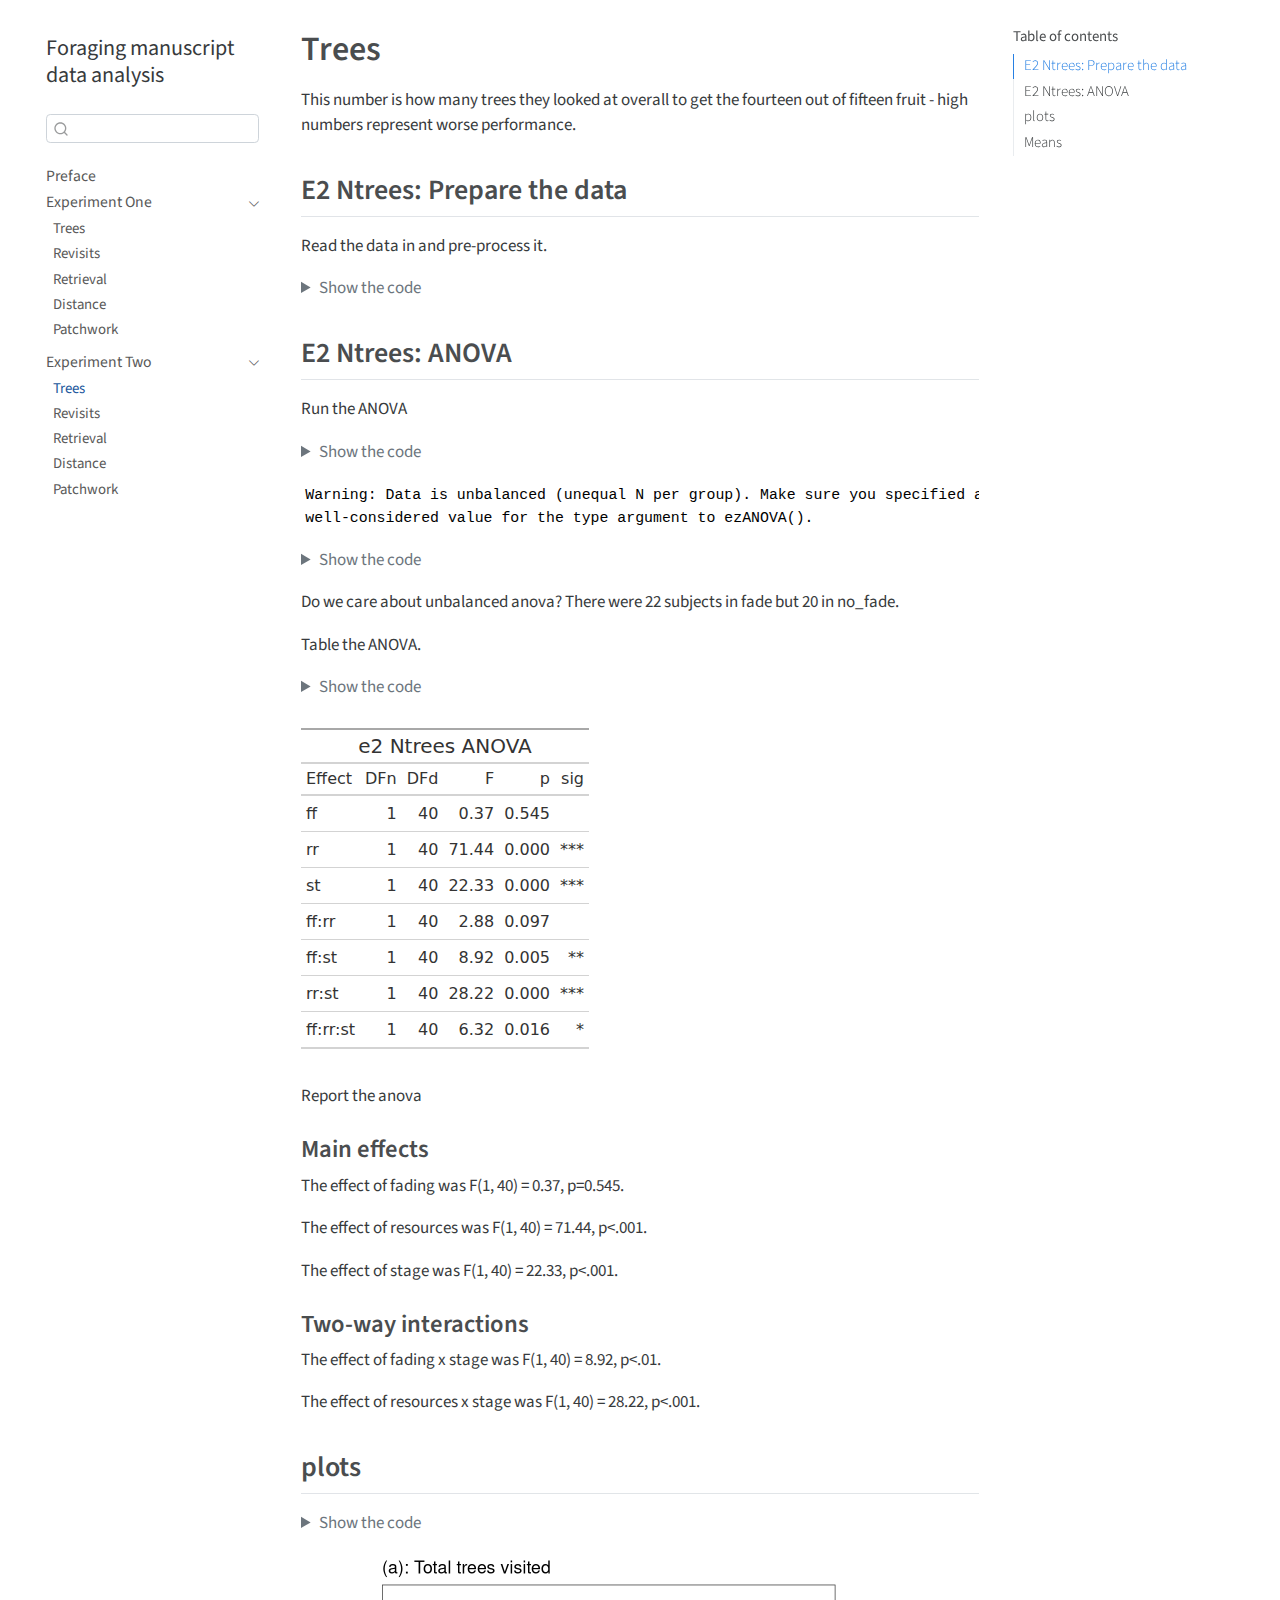
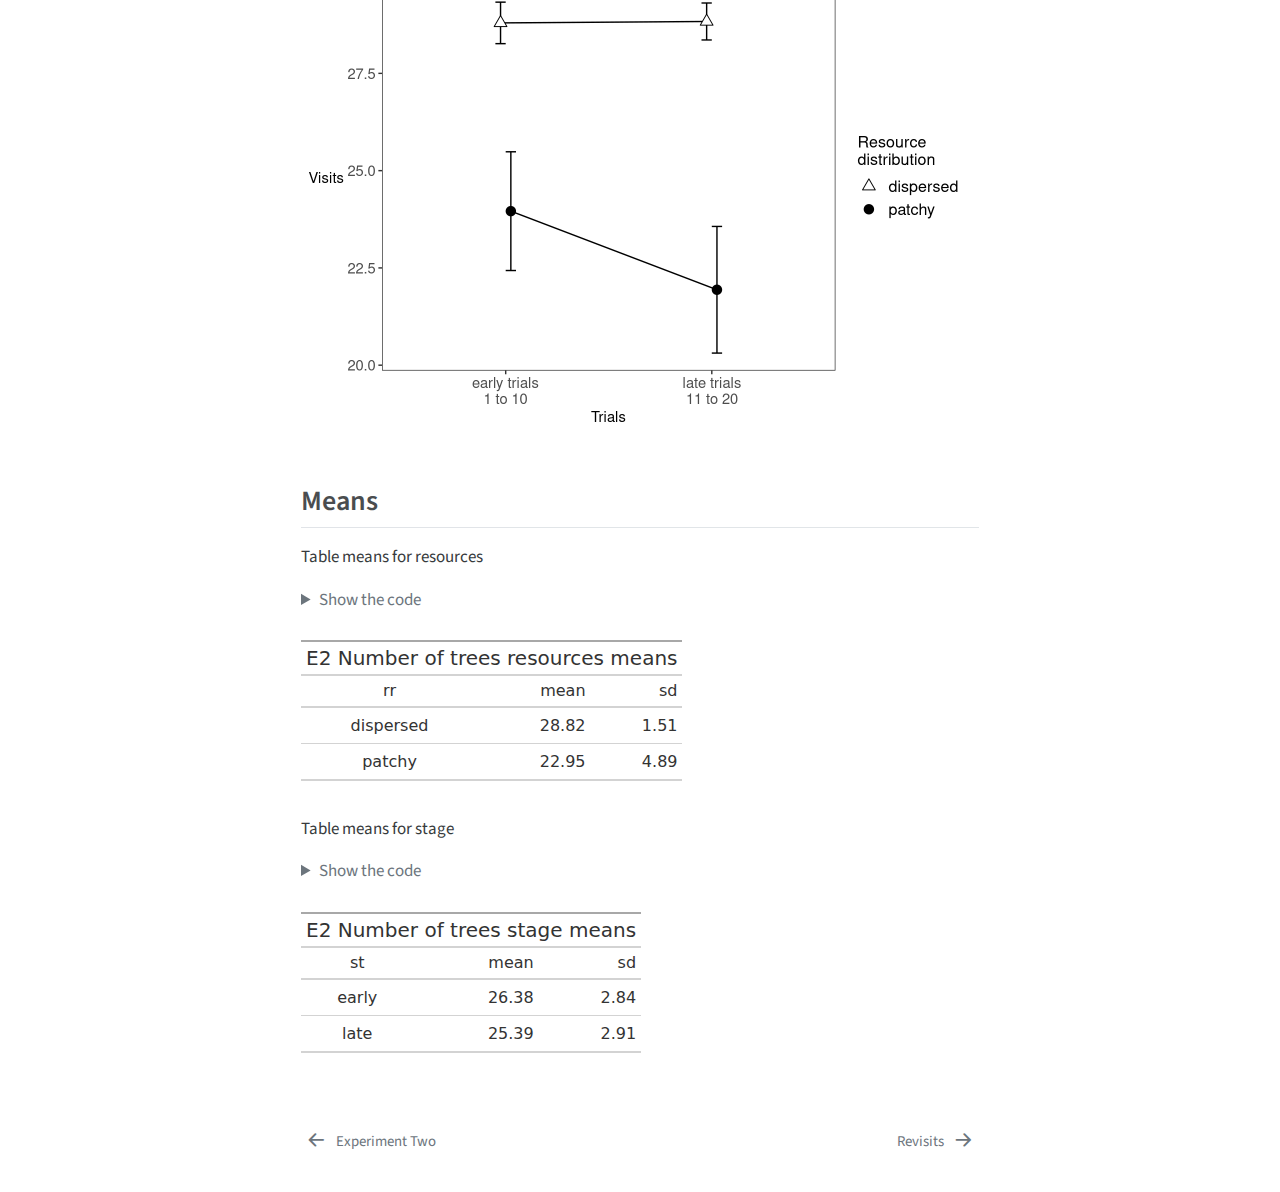
<file: docs/e2-ntrees.html>
<!DOCTYPE html>
<html xmlns="http://www.w3.org/1999/xhtml" lang="en" xml:lang="en"><head>

<meta charset="utf-8">
<meta name="generator" content="quarto-1.3.353">

<meta name="viewport" content="width=device-width, initial-scale=1.0, user-scalable=yes">


<title>Foraging manuscript data analysis - Trees</title>
<style>
code{white-space: pre-wrap;}
span.smallcaps{font-variant: small-caps;}
div.columns{display: flex; gap: min(4vw, 1.5em);}
div.column{flex: auto; overflow-x: auto;}
div.hanging-indent{margin-left: 1.5em; text-indent: -1.5em;}
ul.task-list{list-style: none;}
ul.task-list li input[type="checkbox"] {
  width: 0.8em;
  margin: 0 0.8em 0.2em -1em; /* quarto-specific, see https://github.com/quarto-dev/quarto-cli/issues/4556 */ 
  vertical-align: middle;
}
/* CSS for syntax highlighting */
pre > code.sourceCode { white-space: pre; position: relative; }
pre > code.sourceCode > span { display: inline-block; line-height: 1.25; }
pre > code.sourceCode > span:empty { height: 1.2em; }
.sourceCode { overflow: visible; }
code.sourceCode > span { color: inherit; text-decoration: inherit; }
div.sourceCode { margin: 1em 0; }
pre.sourceCode { margin: 0; }
@media screen {
div.sourceCode { overflow: auto; }
}
@media print {
pre > code.sourceCode { white-space: pre-wrap; }
pre > code.sourceCode > span { text-indent: -5em; padding-left: 5em; }
}
pre.numberSource code
  { counter-reset: source-line 0; }
pre.numberSource code > span
  { position: relative; left: -4em; counter-increment: source-line; }
pre.numberSource code > span > a:first-child::before
  { content: counter(source-line);
    position: relative; left: -1em; text-align: right; vertical-align: baseline;
    border: none; display: inline-block;
    -webkit-touch-callout: none; -webkit-user-select: none;
    -khtml-user-select: none; -moz-user-select: none;
    -ms-user-select: none; user-select: none;
    padding: 0 4px; width: 4em;
  }
pre.numberSource { margin-left: 3em;  padding-left: 4px; }
div.sourceCode
  {   }
@media screen {
pre > code.sourceCode > span > a:first-child::before { text-decoration: underline; }
}
</style>


<script src="site_libs/quarto-nav/quarto-nav.js"></script>
<script src="site_libs/quarto-nav/headroom.min.js"></script>
<script src="site_libs/clipboard/clipboard.min.js"></script>
<script src="site_libs/quarto-search/autocomplete.umd.js"></script>
<script src="site_libs/quarto-search/fuse.min.js"></script>
<script src="site_libs/quarto-search/quarto-search.js"></script>
<meta name="quarto:offset" content="./">
<link href="./e2-nrevisits.html" rel="next">
<link href="./part2.html" rel="prev">
<script src="site_libs/quarto-html/quarto.js"></script>
<script src="site_libs/quarto-html/popper.min.js"></script>
<script src="site_libs/quarto-html/tippy.umd.min.js"></script>
<script src="site_libs/quarto-html/anchor.min.js"></script>
<link href="site_libs/quarto-html/tippy.css" rel="stylesheet">
<link href="site_libs/quarto-html/quarto-syntax-highlighting.css" rel="stylesheet" id="quarto-text-highlighting-styles">
<script src="site_libs/bootstrap/bootstrap.min.js"></script>
<link href="site_libs/bootstrap/bootstrap-icons.css" rel="stylesheet">
<link href="site_libs/bootstrap/bootstrap.min.css" rel="stylesheet" id="quarto-bootstrap" data-mode="light">
<script id="quarto-search-options" type="application/json">{
  "location": "sidebar",
  "copy-button": false,
  "collapse-after": 3,
  "panel-placement": "start",
  "type": "textbox",
  "limit": 20,
  "language": {
    "search-no-results-text": "No results",
    "search-matching-documents-text": "matching documents",
    "search-copy-link-title": "Copy link to search",
    "search-hide-matches-text": "Hide additional matches",
    "search-more-match-text": "more match in this document",
    "search-more-matches-text": "more matches in this document",
    "search-clear-button-title": "Clear",
    "search-detached-cancel-button-title": "Cancel",
    "search-submit-button-title": "Submit"
  }
}</script>


</head>

<body class="nav-sidebar floating">

<div id="quarto-search-results"></div>
  <header id="quarto-header" class="headroom fixed-top">
  <nav class="quarto-secondary-nav">
    <div class="container-fluid d-flex">
      <button type="button" class="quarto-btn-toggle btn" data-bs-toggle="collapse" data-bs-target="#quarto-sidebar,#quarto-sidebar-glass" aria-controls="quarto-sidebar" aria-expanded="false" aria-label="Toggle sidebar navigation" onclick="if (window.quartoToggleHeadroom) { window.quartoToggleHeadroom(); }">
        <i class="bi bi-layout-text-sidebar-reverse"></i>
      </button>
      <nav class="quarto-page-breadcrumbs" aria-label="breadcrumb"><ol class="breadcrumb"><li class="breadcrumb-item"><a href="./part2.html">Experiment Two</a></li><li class="breadcrumb-item"><a href="./e2-ntrees.html">Trees</a></li></ol></nav>
      <a class="flex-grow-1" role="button" data-bs-toggle="collapse" data-bs-target="#quarto-sidebar,#quarto-sidebar-glass" aria-controls="quarto-sidebar" aria-expanded="false" aria-label="Toggle sidebar navigation" onclick="if (window.quartoToggleHeadroom) { window.quartoToggleHeadroom(); }">      
      </a>
      <button type="button" class="btn quarto-search-button" aria-label="Search" onclick="window.quartoOpenSearch();">
        <i class="bi bi-search"></i>
      </button>
    </div>
  </nav>
</header>
<!-- content -->
<div id="quarto-content" class="quarto-container page-columns page-rows-contents page-layout-article">
<!-- sidebar -->
  <nav id="quarto-sidebar" class="sidebar collapse collapse-horizontal sidebar-navigation floating overflow-auto">
    <div class="pt-lg-2 mt-2 text-left sidebar-header">
    <div class="sidebar-title mb-0 py-0">
      <a href="./">Foraging manuscript data analysis</a> 
    </div>
      </div>
        <div class="mt-2 flex-shrink-0 align-items-center">
        <div class="sidebar-search">
        <div id="quarto-search" class="" title="Search"></div>
        </div>
        </div>
    <div class="sidebar-menu-container"> 
    <ul class="list-unstyled mt-1">
        <li class="sidebar-item">
  <div class="sidebar-item-container"> 
  <a href="./index.html" class="sidebar-item-text sidebar-link">
 <span class="menu-text">Preface</span></a>
  </div>
</li>
        <li class="sidebar-item sidebar-item-section">
      <div class="sidebar-item-container"> 
            <a href="./part1.html" class="sidebar-item-text sidebar-link">
 <span class="menu-text">Experiment One</span></a>
          <a class="sidebar-item-toggle text-start" data-bs-toggle="collapse" data-bs-target="#quarto-sidebar-section-1" aria-expanded="true" aria-label="Toggle section">
            <i class="bi bi-chevron-right ms-2"></i>
          </a> 
      </div>
      <ul id="quarto-sidebar-section-1" class="collapse list-unstyled sidebar-section depth1 show">  
          <li class="sidebar-item">
  <div class="sidebar-item-container"> 
  <a href="./e1-ntrees.html" class="sidebar-item-text sidebar-link">
 <span class="menu-text">Trees</span></a>
  </div>
</li>
          <li class="sidebar-item">
  <div class="sidebar-item-container"> 
  <a href="./e1-nrevisits.html" class="sidebar-item-text sidebar-link">
 <span class="menu-text">Revisits</span></a>
  </div>
</li>
          <li class="sidebar-item">
  <div class="sidebar-item-container"> 
  <a href="./e1-retrieval.html" class="sidebar-item-text sidebar-link">
 <span class="menu-text">Retrieval</span></a>
  </div>
</li>
          <li class="sidebar-item">
  <div class="sidebar-item-container"> 
  <a href="./e1-distance.html" class="sidebar-item-text sidebar-link">
 <span class="menu-text">Distance</span></a>
  </div>
</li>
          <li class="sidebar-item">
  <div class="sidebar-item-container"> 
  <a href="./e1-master-plot.html" class="sidebar-item-text sidebar-link">
 <span class="menu-text">Patchwork</span></a>
  </div>
</li>
      </ul>
  </li>
        <li class="sidebar-item sidebar-item-section">
      <div class="sidebar-item-container"> 
            <a href="./part2.html" class="sidebar-item-text sidebar-link">
 <span class="menu-text">Experiment Two</span></a>
          <a class="sidebar-item-toggle text-start" data-bs-toggle="collapse" data-bs-target="#quarto-sidebar-section-2" aria-expanded="true" aria-label="Toggle section">
            <i class="bi bi-chevron-right ms-2"></i>
          </a> 
      </div>
      <ul id="quarto-sidebar-section-2" class="collapse list-unstyled sidebar-section depth1 show">  
          <li class="sidebar-item">
  <div class="sidebar-item-container"> 
  <a href="./e2-ntrees.html" class="sidebar-item-text sidebar-link active">
 <span class="menu-text">Trees</span></a>
  </div>
</li>
          <li class="sidebar-item">
  <div class="sidebar-item-container"> 
  <a href="./e2-nrevisits.html" class="sidebar-item-text sidebar-link">
 <span class="menu-text">Revisits</span></a>
  </div>
</li>
          <li class="sidebar-item">
  <div class="sidebar-item-container"> 
  <a href="./e2-retrieval.html" class="sidebar-item-text sidebar-link">
 <span class="menu-text">Retrieval</span></a>
  </div>
</li>
          <li class="sidebar-item">
  <div class="sidebar-item-container"> 
  <a href="./e2-distance.html" class="sidebar-item-text sidebar-link">
 <span class="menu-text">Distance</span></a>
  </div>
</li>
          <li class="sidebar-item">
  <div class="sidebar-item-container"> 
  <a href="./e2-master-plot.html" class="sidebar-item-text sidebar-link">
 <span class="menu-text">Patchwork</span></a>
  </div>
</li>
      </ul>
  </li>
    </ul>
    </div>
</nav>
<div id="quarto-sidebar-glass" data-bs-toggle="collapse" data-bs-target="#quarto-sidebar,#quarto-sidebar-glass"></div>
<!-- margin-sidebar -->
    <div id="quarto-margin-sidebar" class="sidebar margin-sidebar">
        <nav id="TOC" role="doc-toc" class="toc-active">
    <h2 id="toc-title">Table of contents</h2>
   
  <ul>
  <li><a href="#e2-ntrees-prepare-the-data" id="toc-e2-ntrees-prepare-the-data" class="nav-link active" data-scroll-target="#e2-ntrees-prepare-the-data">E2 Ntrees: Prepare the data</a></li>
  <li><a href="#e2-ntrees-anova" id="toc-e2-ntrees-anova" class="nav-link" data-scroll-target="#e2-ntrees-anova">E2 Ntrees: ANOVA</a>
  <ul class="collapse">
  <li><a href="#main-effects" id="toc-main-effects" class="nav-link" data-scroll-target="#main-effects">Main effects</a></li>
  <li><a href="#two-way-interactions" id="toc-two-way-interactions" class="nav-link" data-scroll-target="#two-way-interactions">Two-way interactions</a></li>
  </ul></li>
  <li><a href="#plots" id="toc-plots" class="nav-link" data-scroll-target="#plots">plots</a></li>
  <li><a href="#means" id="toc-means" class="nav-link" data-scroll-target="#means">Means</a></li>
  </ul>
</nav>
    </div>
<!-- main -->
<main class="content" id="quarto-document-content">

<header id="title-block-header" class="quarto-title-block default">
<div class="quarto-title">
<h1 class="title">Trees</h1>
</div>



<div class="quarto-title-meta">

    
  
    
  </div>
  

</header>

<p>This number is how many trees they looked at overall to get the fourteen out of fifteen fruit - high numbers represent worse performance.</p>
<section id="e2-ntrees-prepare-the-data" class="level2">
<h2 class="anchored" data-anchor-id="e2-ntrees-prepare-the-data">E2 Ntrees: Prepare the data</h2>
<p>Read the data in and pre-process it.</p>
<div class="cell">
<details>
<summary>Show the code</summary>
<div class="sourceCode cell-code" id="cb1"><pre class="sourceCode r code-with-copy"><code class="sourceCode r"><span id="cb1-1"><a href="#cb1-1" aria-hidden="true" tabindex="-1"></a>e2 <span class="ot">&lt;-</span> <span class="fu">readRDS</span>(<span class="st">"002-00-e2-data.RDS"</span>)</span>
<span id="cb1-2"><a href="#cb1-2" aria-hidden="true" tabindex="-1"></a></span>
<span id="cb1-3"><a href="#cb1-3" aria-hidden="true" tabindex="-1"></a><span class="co"># remove things from the raw data to make it </span></span>
<span id="cb1-4"><a href="#cb1-4" aria-hidden="true" tabindex="-1"></a><span class="co"># suitable for this particular analysis</span></span>
<span id="cb1-5"><a href="#cb1-5" aria-hidden="true" tabindex="-1"></a></span>
<span id="cb1-6"><a href="#cb1-6" aria-hidden="true" tabindex="-1"></a><span class="co"># remove samples that did not look at a tree</span></span>
<span id="cb1-7"><a href="#cb1-7" aria-hidden="true" tabindex="-1"></a>e2 <span class="ot">&lt;-</span> e2 <span class="sc">%&gt;%</span> <span class="fu">filter</span>(fl<span class="sc">&gt;</span><span class="dv">0</span>)</span>
<span id="cb1-8"><a href="#cb1-8" aria-hidden="true" tabindex="-1"></a></span>
<span id="cb1-9"><a href="#cb1-9" aria-hidden="true" tabindex="-1"></a><span class="co"># remove the second (and any subsequent) *consecutive* duplicates</span></span>
<span id="cb1-10"><a href="#cb1-10" aria-hidden="true" tabindex="-1"></a>e2 <span class="ot">&lt;-</span> e2 <span class="sc">%&gt;%</span> </span>
<span id="cb1-11"><a href="#cb1-11" aria-hidden="true" tabindex="-1"></a>  <span class="fu">group_by</span>(ff, pp, rr, tb) <span class="sc">%&gt;%</span> </span>
<span id="cb1-12"><a href="#cb1-12" aria-hidden="true" tabindex="-1"></a>  <span class="fu">filter</span>(<span class="fu">is.na</span>(tl <span class="sc">!=</span> <span class="fu">lag</span>(tl)) <span class="sc">|</span> tl <span class="sc">!=</span> <span class="fu">lag</span>(tl)) <span class="sc">%&gt;%</span> </span>
<span id="cb1-13"><a href="#cb1-13" aria-hidden="true" tabindex="-1"></a>  <span class="fu">ungroup</span>()</span>
<span id="cb1-14"><a href="#cb1-14" aria-hidden="true" tabindex="-1"></a></span>
<span id="cb1-15"><a href="#cb1-15" aria-hidden="true" tabindex="-1"></a><span class="co"># remove trials where they failed to get 14 fruit</span></span>
<span id="cb1-16"><a href="#cb1-16" aria-hidden="true" tabindex="-1"></a>e2 <span class="ot">&lt;-</span> e2 <span class="sc">%&gt;%</span> </span>
<span id="cb1-17"><a href="#cb1-17" aria-hidden="true" tabindex="-1"></a>  <span class="fu">group_by</span>(ff, pp, rr, tb) <span class="sc">%&gt;%</span> </span>
<span id="cb1-18"><a href="#cb1-18" aria-hidden="true" tabindex="-1"></a>  <span class="fu">mutate</span>(<span class="at">max_fr =</span> <span class="fu">max</span>(fr)) <span class="sc">%&gt;%</span> </span>
<span id="cb1-19"><a href="#cb1-19" aria-hidden="true" tabindex="-1"></a>  <span class="fu">ungroup</span>() <span class="sc">%&gt;%</span> </span>
<span id="cb1-20"><a href="#cb1-20" aria-hidden="true" tabindex="-1"></a>  <span class="fu">filter</span>(max_fr<span class="sc">==</span><span class="dv">14</span>)</span>
<span id="cb1-21"><a href="#cb1-21" aria-hidden="true" tabindex="-1"></a></span>
<span id="cb1-22"><a href="#cb1-22" aria-hidden="true" tabindex="-1"></a><span class="co"># average over tree-visits to get counts for each trial</span></span>
<span id="cb1-23"><a href="#cb1-23" aria-hidden="true" tabindex="-1"></a>ntr.counts <span class="ot">&lt;-</span> e2 <span class="sc">%&gt;%</span> </span>
<span id="cb1-24"><a href="#cb1-24" aria-hidden="true" tabindex="-1"></a>  <span class="fu">select</span>(ff, pp, rr, st, tb, tl) <span class="sc">%&gt;%</span> </span>
<span id="cb1-25"><a href="#cb1-25" aria-hidden="true" tabindex="-1"></a>  <span class="fu">group_by</span>(ff, pp, rr, st, tb) <span class="sc">%&gt;%</span> </span>
<span id="cb1-26"><a href="#cb1-26" aria-hidden="true" tabindex="-1"></a>  <span class="fu">summarise</span>(<span class="at">ntrees=</span><span class="fu">n</span>()) <span class="sc">%&gt;%</span> </span>
<span id="cb1-27"><a href="#cb1-27" aria-hidden="true" tabindex="-1"></a>  <span class="fu">ungroup</span>() <span class="sc">%&gt;%</span> </span>
<span id="cb1-28"><a href="#cb1-28" aria-hidden="true" tabindex="-1"></a>  <span class="fu">mutate</span>(<span class="at">ff=</span><span class="fu">as_factor</span>(ff), <span class="at">pp=</span><span class="fu">as_factor</span>(pp), <span class="at">rr=</span><span class="fu">as_factor</span>(rr),  <span class="at">st=</span><span class="fu">as_factor</span>(st))</span>
<span id="cb1-29"><a href="#cb1-29" aria-hidden="true" tabindex="-1"></a></span>
<span id="cb1-30"><a href="#cb1-30" aria-hidden="true" tabindex="-1"></a><span class="co"># average over trials to get mean count for each stage</span></span>
<span id="cb1-31"><a href="#cb1-31" aria-hidden="true" tabindex="-1"></a>ntr <span class="ot">&lt;-</span> ntr.counts <span class="sc">%&gt;%</span> </span>
<span id="cb1-32"><a href="#cb1-32" aria-hidden="true" tabindex="-1"></a>  <span class="fu">group_by</span>(ff, pp, rr, st) <span class="sc">%&gt;%</span> </span>
<span id="cb1-33"><a href="#cb1-33" aria-hidden="true" tabindex="-1"></a>  <span class="fu">summarise</span>(<span class="at">mean_ntrees_per_stage=</span><span class="fu">mean</span>(ntrees)) <span class="sc">%&gt;%</span> </span>
<span id="cb1-34"><a href="#cb1-34" aria-hidden="true" tabindex="-1"></a>  <span class="fu">ungroup</span>()</span>
<span id="cb1-35"><a href="#cb1-35" aria-hidden="true" tabindex="-1"></a></span>
<span id="cb1-36"><a href="#cb1-36" aria-hidden="true" tabindex="-1"></a><span class="fu">saveRDS</span>(ntr, <span class="st">"e2_ntrees_plot_data.rds"</span>)</span></code><button title="Copy to Clipboard" class="code-copy-button"><i class="bi"></i></button></pre></div>
</details>
</div>
</section>
<section id="e2-ntrees-anova" class="level2">
<h2 class="anchored" data-anchor-id="e2-ntrees-anova">E2 Ntrees: ANOVA</h2>
<p>Run the ANOVA</p>
<div class="cell">
<details>
<summary>Show the code</summary>
<div class="sourceCode cell-code" id="cb2"><pre class="sourceCode r code-with-copy"><code class="sourceCode r"><span id="cb2-1"><a href="#cb2-1" aria-hidden="true" tabindex="-1"></a><span class="fu">options</span>(<span class="at">contrasts=</span><span class="fu">c</span>(<span class="st">"contr.sum"</span>,<span class="st">"contr.poly"</span>))</span>
<span id="cb2-2"><a href="#cb2-2" aria-hidden="true" tabindex="-1"></a>e2_ntrees_ANOVA <span class="ot">&lt;-</span> </span>
<span id="cb2-3"><a href="#cb2-3" aria-hidden="true" tabindex="-1"></a>  <span class="fu">ezANOVA</span>(<span class="at">data=</span>ntr,</span>
<span id="cb2-4"><a href="#cb2-4" aria-hidden="true" tabindex="-1"></a>          <span class="at">dv=</span>mean_ntrees_per_stage,</span>
<span id="cb2-5"><a href="#cb2-5" aria-hidden="true" tabindex="-1"></a>          <span class="at">wid=</span>pp,</span>
<span id="cb2-6"><a href="#cb2-6" aria-hidden="true" tabindex="-1"></a>          <span class="at">within=</span><span class="fu">c</span>(rr, st),</span>
<span id="cb2-7"><a href="#cb2-7" aria-hidden="true" tabindex="-1"></a>          <span class="at">between=</span>ff,</span>
<span id="cb2-8"><a href="#cb2-8" aria-hidden="true" tabindex="-1"></a>          <span class="at">type=</span><span class="dv">3</span>,</span>
<span id="cb2-9"><a href="#cb2-9" aria-hidden="true" tabindex="-1"></a>          <span class="at">return_aov =</span> <span class="cn">TRUE</span>)</span></code><button title="Copy to Clipboard" class="code-copy-button"><i class="bi"></i></button></pre></div>
</details>
<div class="cell-output cell-output-stderr">
<pre><code>Warning: Data is unbalanced (unequal N per group). Make sure you specified a
well-considered value for the type argument to ezANOVA().</code></pre>
</div>
<details>
<summary>Show the code</summary>
<div class="sourceCode cell-code" id="cb4"><pre class="sourceCode r code-with-copy"><code class="sourceCode r"><span id="cb4-1"><a href="#cb4-1" aria-hidden="true" tabindex="-1"></a><span class="cf">if</span>(<span class="st">"Sphericity Corrections"</span> <span class="sc">%in%</span> <span class="fu">names</span>(e2_ntrees_ANOVA)){</span>
<span id="cb4-2"><a href="#cb4-2" aria-hidden="true" tabindex="-1"></a>  corr<span class="ot">=</span><span class="fu">aovSphericityAdjustment</span>(e2_ntrees_ANOVA)<span class="sc">$</span>ANOVA <span class="sc">%&gt;%</span> <span class="fu">tibble</span>()</span>
<span id="cb4-3"><a href="#cb4-3" aria-hidden="true" tabindex="-1"></a>} <span class="cf">else</span> {</span>
<span id="cb4-4"><a href="#cb4-4" aria-hidden="true" tabindex="-1"></a>  corr<span class="ot">=</span>e2_ntrees_ANOVA<span class="sc">$</span>ANOVA <span class="sc">%&gt;%</span> <span class="fu">tibble</span>()  </span>
<span id="cb4-5"><a href="#cb4-5" aria-hidden="true" tabindex="-1"></a>  }</span></code><button title="Copy to Clipboard" class="code-copy-button"><i class="bi"></i></button></pre></div>
</details>
</div>
<p>Do we care about unbalanced anova? There were 22 subjects in fade but 20 in no_fade.</p>
<p>Table the ANOVA.</p>
<div class="cell">
<details>
<summary>Show the code</summary>
<div class="sourceCode cell-code" id="cb5"><pre class="sourceCode r code-with-copy"><code class="sourceCode r"><span id="cb5-1"><a href="#cb5-1" aria-hidden="true" tabindex="-1"></a><span class="fu">prettify_anova</span>(e2_ntrees_ANOVA, <span class="st">"e2 Ntrees ANOVA"</span>)</span></code><button title="Copy to Clipboard" class="code-copy-button"><i class="bi"></i></button></pre></div>
</details>
<div class="cell-output-display">

<div id="sagzxufirx" style="padding-left:0px;padding-right:0px;padding-top:10px;padding-bottom:10px;overflow-x:auto;overflow-y:auto;width:auto;height:auto;">
<style>#sagzxufirx table {
  font-family: system-ui, 'Segoe UI', Roboto, Helvetica, Arial, sans-serif, 'Apple Color Emoji', 'Segoe UI Emoji', 'Segoe UI Symbol', 'Noto Color Emoji';
  -webkit-font-smoothing: antialiased;
  -moz-osx-font-smoothing: grayscale;
}

#sagzxufirx thead, #sagzxufirx tbody, #sagzxufirx tfoot, #sagzxufirx tr, #sagzxufirx td, #sagzxufirx th {
  border-style: none;
}

#sagzxufirx p {
  margin: 0;
  padding: 0;
}

#sagzxufirx .gt_table {
  display: table;
  border-collapse: collapse;
  line-height: normal;
  margin-left: 0;
  margin-right: auto;
  color: #333333;
  font-size: 16px;
  font-weight: normal;
  font-style: normal;
  background-color: #FFFFFF;
  width: auto;
  border-top-style: solid;
  border-top-width: 2px;
  border-top-color: #A8A8A8;
  border-right-style: none;
  border-right-width: 2px;
  border-right-color: #D3D3D3;
  border-bottom-style: solid;
  border-bottom-width: 2px;
  border-bottom-color: #A8A8A8;
  border-left-style: none;
  border-left-width: 2px;
  border-left-color: #D3D3D3;
}

#sagzxufirx .gt_caption {
  padding-top: 4px;
  padding-bottom: 4px;
}

#sagzxufirx .gt_title {
  color: #333333;
  font-size: 125%;
  font-weight: initial;
  padding-top: 4px;
  padding-bottom: 4px;
  padding-left: 5px;
  padding-right: 5px;
  border-bottom-color: #FFFFFF;
  border-bottom-width: 0;
}

#sagzxufirx .gt_subtitle {
  color: #333333;
  font-size: 85%;
  font-weight: initial;
  padding-top: 3px;
  padding-bottom: 5px;
  padding-left: 5px;
  padding-right: 5px;
  border-top-color: #FFFFFF;
  border-top-width: 0;
}

#sagzxufirx .gt_heading {
  background-color: #FFFFFF;
  text-align: center;
  border-bottom-color: #FFFFFF;
  border-left-style: none;
  border-left-width: 1px;
  border-left-color: #D3D3D3;
  border-right-style: none;
  border-right-width: 1px;
  border-right-color: #D3D3D3;
}

#sagzxufirx .gt_bottom_border {
  border-bottom-style: solid;
  border-bottom-width: 2px;
  border-bottom-color: #D3D3D3;
}

#sagzxufirx .gt_col_headings {
  border-top-style: solid;
  border-top-width: 2px;
  border-top-color: #D3D3D3;
  border-bottom-style: solid;
  border-bottom-width: 2px;
  border-bottom-color: #D3D3D3;
  border-left-style: none;
  border-left-width: 1px;
  border-left-color: #D3D3D3;
  border-right-style: none;
  border-right-width: 1px;
  border-right-color: #D3D3D3;
}

#sagzxufirx .gt_col_heading {
  color: #333333;
  background-color: #FFFFFF;
  font-size: 100%;
  font-weight: normal;
  text-transform: inherit;
  border-left-style: none;
  border-left-width: 1px;
  border-left-color: #D3D3D3;
  border-right-style: none;
  border-right-width: 1px;
  border-right-color: #D3D3D3;
  vertical-align: bottom;
  padding-top: 5px;
  padding-bottom: 6px;
  padding-left: 5px;
  padding-right: 5px;
  overflow-x: hidden;
}

#sagzxufirx .gt_column_spanner_outer {
  color: #333333;
  background-color: #FFFFFF;
  font-size: 100%;
  font-weight: normal;
  text-transform: inherit;
  padding-top: 0;
  padding-bottom: 0;
  padding-left: 4px;
  padding-right: 4px;
}

#sagzxufirx .gt_column_spanner_outer:first-child {
  padding-left: 0;
}

#sagzxufirx .gt_column_spanner_outer:last-child {
  padding-right: 0;
}

#sagzxufirx .gt_column_spanner {
  border-bottom-style: solid;
  border-bottom-width: 2px;
  border-bottom-color: #D3D3D3;
  vertical-align: bottom;
  padding-top: 5px;
  padding-bottom: 5px;
  overflow-x: hidden;
  display: inline-block;
  width: 100%;
}

#sagzxufirx .gt_spanner_row {
  border-bottom-style: hidden;
}

#sagzxufirx .gt_group_heading {
  padding-top: 8px;
  padding-bottom: 8px;
  padding-left: 5px;
  padding-right: 5px;
  color: #333333;
  background-color: #FFFFFF;
  font-size: 100%;
  font-weight: initial;
  text-transform: inherit;
  border-top-style: solid;
  border-top-width: 2px;
  border-top-color: #D3D3D3;
  border-bottom-style: solid;
  border-bottom-width: 2px;
  border-bottom-color: #D3D3D3;
  border-left-style: none;
  border-left-width: 1px;
  border-left-color: #D3D3D3;
  border-right-style: none;
  border-right-width: 1px;
  border-right-color: #D3D3D3;
  vertical-align: middle;
  text-align: left;
}

#sagzxufirx .gt_empty_group_heading {
  padding: 0.5px;
  color: #333333;
  background-color: #FFFFFF;
  font-size: 100%;
  font-weight: initial;
  border-top-style: solid;
  border-top-width: 2px;
  border-top-color: #D3D3D3;
  border-bottom-style: solid;
  border-bottom-width: 2px;
  border-bottom-color: #D3D3D3;
  vertical-align: middle;
}

#sagzxufirx .gt_from_md > :first-child {
  margin-top: 0;
}

#sagzxufirx .gt_from_md > :last-child {
  margin-bottom: 0;
}

#sagzxufirx .gt_row {
  padding-top: 8px;
  padding-bottom: 8px;
  padding-left: 5px;
  padding-right: 5px;
  margin: 10px;
  border-top-style: solid;
  border-top-width: 1px;
  border-top-color: #D3D3D3;
  border-left-style: none;
  border-left-width: 1px;
  border-left-color: #D3D3D3;
  border-right-style: none;
  border-right-width: 1px;
  border-right-color: #D3D3D3;
  vertical-align: middle;
  overflow-x: hidden;
}

#sagzxufirx .gt_stub {
  color: #333333;
  background-color: #FFFFFF;
  font-size: 100%;
  font-weight: initial;
  text-transform: inherit;
  border-right-style: solid;
  border-right-width: 2px;
  border-right-color: #D3D3D3;
  padding-left: 5px;
  padding-right: 5px;
}

#sagzxufirx .gt_stub_row_group {
  color: #333333;
  background-color: #FFFFFF;
  font-size: 100%;
  font-weight: initial;
  text-transform: inherit;
  border-right-style: solid;
  border-right-width: 2px;
  border-right-color: #D3D3D3;
  padding-left: 5px;
  padding-right: 5px;
  vertical-align: top;
}

#sagzxufirx .gt_row_group_first td {
  border-top-width: 2px;
}

#sagzxufirx .gt_row_group_first th {
  border-top-width: 2px;
}

#sagzxufirx .gt_summary_row {
  color: #333333;
  background-color: #FFFFFF;
  text-transform: inherit;
  padding-top: 8px;
  padding-bottom: 8px;
  padding-left: 5px;
  padding-right: 5px;
}

#sagzxufirx .gt_first_summary_row {
  border-top-style: solid;
  border-top-color: #D3D3D3;
}

#sagzxufirx .gt_first_summary_row.thick {
  border-top-width: 2px;
}

#sagzxufirx .gt_last_summary_row {
  padding-top: 8px;
  padding-bottom: 8px;
  padding-left: 5px;
  padding-right: 5px;
  border-bottom-style: solid;
  border-bottom-width: 2px;
  border-bottom-color: #D3D3D3;
}

#sagzxufirx .gt_grand_summary_row {
  color: #333333;
  background-color: #FFFFFF;
  text-transform: inherit;
  padding-top: 8px;
  padding-bottom: 8px;
  padding-left: 5px;
  padding-right: 5px;
}

#sagzxufirx .gt_first_grand_summary_row {
  padding-top: 8px;
  padding-bottom: 8px;
  padding-left: 5px;
  padding-right: 5px;
  border-top-style: double;
  border-top-width: 6px;
  border-top-color: #D3D3D3;
}

#sagzxufirx .gt_last_grand_summary_row_top {
  padding-top: 8px;
  padding-bottom: 8px;
  padding-left: 5px;
  padding-right: 5px;
  border-bottom-style: double;
  border-bottom-width: 6px;
  border-bottom-color: #D3D3D3;
}

#sagzxufirx .gt_striped {
  background-color: rgba(128, 128, 128, 0.05);
}

#sagzxufirx .gt_table_body {
  border-top-style: solid;
  border-top-width: 2px;
  border-top-color: #D3D3D3;
  border-bottom-style: solid;
  border-bottom-width: 2px;
  border-bottom-color: #D3D3D3;
}

#sagzxufirx .gt_footnotes {
  color: #333333;
  background-color: #FFFFFF;
  border-bottom-style: none;
  border-bottom-width: 2px;
  border-bottom-color: #D3D3D3;
  border-left-style: none;
  border-left-width: 2px;
  border-left-color: #D3D3D3;
  border-right-style: none;
  border-right-width: 2px;
  border-right-color: #D3D3D3;
}

#sagzxufirx .gt_footnote {
  margin: 0px;
  font-size: 90%;
  padding-top: 4px;
  padding-bottom: 4px;
  padding-left: 5px;
  padding-right: 5px;
}

#sagzxufirx .gt_sourcenotes {
  color: #333333;
  background-color: #FFFFFF;
  border-bottom-style: none;
  border-bottom-width: 2px;
  border-bottom-color: #D3D3D3;
  border-left-style: none;
  border-left-width: 2px;
  border-left-color: #D3D3D3;
  border-right-style: none;
  border-right-width: 2px;
  border-right-color: #D3D3D3;
}

#sagzxufirx .gt_sourcenote {
  font-size: 90%;
  padding-top: 4px;
  padding-bottom: 4px;
  padding-left: 5px;
  padding-right: 5px;
}

#sagzxufirx .gt_left {
  text-align: left;
}

#sagzxufirx .gt_center {
  text-align: center;
}

#sagzxufirx .gt_right {
  text-align: right;
  font-variant-numeric: tabular-nums;
}

#sagzxufirx .gt_font_normal {
  font-weight: normal;
}

#sagzxufirx .gt_font_bold {
  font-weight: bold;
}

#sagzxufirx .gt_font_italic {
  font-style: italic;
}

#sagzxufirx .gt_super {
  font-size: 65%;
}

#sagzxufirx .gt_footnote_marks {
  font-size: 75%;
  vertical-align: 0.4em;
  position: initial;
}

#sagzxufirx .gt_asterisk {
  font-size: 100%;
  vertical-align: 0;
}

#sagzxufirx .gt_indent_1 {
  text-indent: 5px;
}

#sagzxufirx .gt_indent_2 {
  text-indent: 10px;
}

#sagzxufirx .gt_indent_3 {
  text-indent: 15px;
}

#sagzxufirx .gt_indent_4 {
  text-indent: 20px;
}

#sagzxufirx .gt_indent_5 {
  text-indent: 25px;
}
</style>
<table class="gt_table" data-quarto-disable-processing="false" data-quarto-bootstrap="false">
  <thead>
    <tr class="gt_heading">
      <td colspan="6" class="gt_heading gt_title gt_font_normal gt_bottom_border" style="">e2 Ntrees ANOVA</td>
    </tr>
    
    <tr class="gt_col_headings">
      <th class="gt_col_heading gt_columns_bottom_border gt_left" rowspan="1" colspan="1" scope="col" id="Effect">Effect</th>
      <th class="gt_col_heading gt_columns_bottom_border gt_right" rowspan="1" colspan="1" scope="col" id="DFn">DFn</th>
      <th class="gt_col_heading gt_columns_bottom_border gt_right" rowspan="1" colspan="1" scope="col" id="DFd">DFd</th>
      <th class="gt_col_heading gt_columns_bottom_border gt_right" rowspan="1" colspan="1" scope="col" id="F">F</th>
      <th class="gt_col_heading gt_columns_bottom_border gt_right" rowspan="1" colspan="1" scope="col" id="p">p</th>
      <th class="gt_col_heading gt_columns_bottom_border gt_right" rowspan="1" colspan="1" scope="col" id="sig">sig</th>
    </tr>
  </thead>
  <tbody class="gt_table_body">
    <tr><td headers="Effect" class="gt_row gt_left">ff</td>
<td headers="DFn" class="gt_row gt_right">1</td>
<td headers="DFd" class="gt_row gt_right">40</td>
<td headers="F" class="gt_row gt_right"> 0.37</td>
<td headers="p" class="gt_row gt_right">0.545</td>
<td headers="sig" class="gt_row gt_right"></td></tr>
    <tr><td headers="Effect" class="gt_row gt_left">rr</td>
<td headers="DFn" class="gt_row gt_right">1</td>
<td headers="DFd" class="gt_row gt_right">40</td>
<td headers="F" class="gt_row gt_right">71.44</td>
<td headers="p" class="gt_row gt_right">0.000</td>
<td headers="sig" class="gt_row gt_right">***</td></tr>
    <tr><td headers="Effect" class="gt_row gt_left">st</td>
<td headers="DFn" class="gt_row gt_right">1</td>
<td headers="DFd" class="gt_row gt_right">40</td>
<td headers="F" class="gt_row gt_right">22.33</td>
<td headers="p" class="gt_row gt_right">0.000</td>
<td headers="sig" class="gt_row gt_right">***</td></tr>
    <tr><td headers="Effect" class="gt_row gt_left">ff:rr</td>
<td headers="DFn" class="gt_row gt_right">1</td>
<td headers="DFd" class="gt_row gt_right">40</td>
<td headers="F" class="gt_row gt_right"> 2.88</td>
<td headers="p" class="gt_row gt_right">0.097</td>
<td headers="sig" class="gt_row gt_right"></td></tr>
    <tr><td headers="Effect" class="gt_row gt_left">ff:st</td>
<td headers="DFn" class="gt_row gt_right">1</td>
<td headers="DFd" class="gt_row gt_right">40</td>
<td headers="F" class="gt_row gt_right"> 8.92</td>
<td headers="p" class="gt_row gt_right">0.005</td>
<td headers="sig" class="gt_row gt_right">**</td></tr>
    <tr><td headers="Effect" class="gt_row gt_left">rr:st</td>
<td headers="DFn" class="gt_row gt_right">1</td>
<td headers="DFd" class="gt_row gt_right">40</td>
<td headers="F" class="gt_row gt_right">28.22</td>
<td headers="p" class="gt_row gt_right">0.000</td>
<td headers="sig" class="gt_row gt_right">***</td></tr>
    <tr><td headers="Effect" class="gt_row gt_left">ff:rr:st</td>
<td headers="DFn" class="gt_row gt_right">1</td>
<td headers="DFd" class="gt_row gt_right">40</td>
<td headers="F" class="gt_row gt_right"> 6.32</td>
<td headers="p" class="gt_row gt_right">0.016</td>
<td headers="sig" class="gt_row gt_right">*</td></tr>
  </tbody>
  
  
</table>
</div>
</div>
</div>
<p>Report the anova</p>
<section id="main-effects" class="level3">
<h3 class="anchored" data-anchor-id="main-effects">Main effects</h3>
<p>The effect of fading was F(1, 40) = 0.37, p=0.545.</p>
<p>The effect of resources was F(1, 40) = 71.44, p&lt;.001.</p>
<p>The effect of stage was F(1, 40) = 22.33, p&lt;.001.</p>
</section>
<section id="two-way-interactions" class="level3">
<h3 class="anchored" data-anchor-id="two-way-interactions">Two-way interactions</h3>
<p>The effect of fading x stage was F(1, 40) = 8.92, p&lt;.01.</p>
<p>The effect of resources x stage was F(1, 40) = 28.22, p&lt;.001.</p>
</section>
</section>
<section id="plots" class="level2">
<h2 class="anchored" data-anchor-id="plots">plots</h2>
<div class="cell">
<details>
<summary>Show the code</summary>
<div class="sourceCode cell-code" id="cb6"><pre class="sourceCode r code-with-copy"><code class="sourceCode r"><span id="cb6-1"><a href="#cb6-1" aria-hidden="true" tabindex="-1"></a><span class="fu">ggplot</span>(<span class="at">data=</span>ntr, <span class="fu">aes</span>(<span class="at">x=</span>st, <span class="at">y=</span>mean_ntrees_per_stage, <span class="at">group=</span>rr, <span class="at">fill=</span>rr, <span class="at">shape=</span>rr)) <span class="sc">+</span> </span>
<span id="cb6-2"><a href="#cb6-2" aria-hidden="true" tabindex="-1"></a>  <span class="co">#facet_wrap(~ff) +</span></span>
<span id="cb6-3"><a href="#cb6-3" aria-hidden="true" tabindex="-1"></a>  <span class="fu">ggtitle</span>(<span class="st">"(a): Total trees visited"</span>)<span class="sc">+</span></span>
<span id="cb6-4"><a href="#cb6-4" aria-hidden="true" tabindex="-1"></a>  <span class="fu">ylab</span>(<span class="st">"Visits"</span>)<span class="sc">+</span></span>
<span id="cb6-5"><a href="#cb6-5" aria-hidden="true" tabindex="-1"></a>  <span class="fu">xlab</span>(<span class="st">"Trials"</span>)<span class="sc">+</span></span>
<span id="cb6-6"><a href="#cb6-6" aria-hidden="true" tabindex="-1"></a>  my_fgms_theme<span class="sc">+</span>  </span>
<span id="cb6-7"><a href="#cb6-7" aria-hidden="true" tabindex="-1"></a>  <span class="fu">scale_fill_manual</span>(<span class="at">name=</span><span class="st">"Resource</span><span class="sc">\n</span><span class="st">distribution"</span>,<span class="at">values=</span><span class="fu">c</span>(<span class="st">"white"</span>, <span class="st">"black"</span>)) <span class="sc">+</span></span>
<span id="cb6-8"><a href="#cb6-8" aria-hidden="true" tabindex="-1"></a>  <span class="fu">scale_shape_manual</span>(<span class="at">name=</span><span class="st">"Resource</span><span class="sc">\n</span><span class="st">distribution"</span>,<span class="at">values=</span><span class="fu">c</span>(<span class="dv">24</span>,<span class="dv">19</span>)) <span class="sc">+</span></span>
<span id="cb6-9"><a href="#cb6-9" aria-hidden="true" tabindex="-1"></a>  <span class="fu">stat_summary</span>(<span class="at">fun.data =</span> mean_cl_normal, <span class="at">geom =</span> <span class="st">"errorbar"</span>, <span class="at">width=</span><span class="fl">0.1</span>, <span class="at">position=</span>pd) <span class="sc">+</span></span>
<span id="cb6-10"><a href="#cb6-10" aria-hidden="true" tabindex="-1"></a>  <span class="fu">stat_summary</span>(<span class="at">fun =</span> mean, <span class="at">geom =</span> <span class="st">"line"</span>, <span class="at">position=</span>pd) <span class="sc">+</span> </span>
<span id="cb6-11"><a href="#cb6-11" aria-hidden="true" tabindex="-1"></a>  <span class="fu">stat_summary</span>(<span class="at">fun =</span> mean, <span class="at">geom =</span> <span class="st">"point"</span>, <span class="at">size=</span><span class="dv">3</span>, <span class="at">position=</span>pd)<span class="sc">+</span></span>
<span id="cb6-12"><a href="#cb6-12" aria-hidden="true" tabindex="-1"></a>  <span class="fu">scale_x_discrete</span>(<span class="at">labels=</span><span class="fu">c</span>(<span class="st">"early trials</span><span class="sc">\n</span><span class="st">1 to 10"</span>, <span class="st">"late trials</span><span class="sc">\n</span><span class="st">11 to 20"</span>))</span></code><button title="Copy to Clipboard" class="code-copy-button"><i class="bi"></i></button></pre></div>
</details>
<div class="cell-output-display">
<p><img src="e2_figures/e2_ntrees_plot-1.png" class="img-fluid" width="672"></p>
</div>
</div>
</section>
<section id="means" class="level2">
<h2 class="anchored" data-anchor-id="means">Means</h2>
<p>Table means for resources</p>
<div class="cell">
<details>
<summary>Show the code</summary>
<div class="sourceCode cell-code" id="cb7"><pre class="sourceCode r code-with-copy"><code class="sourceCode r"><span id="cb7-1"><a href="#cb7-1" aria-hidden="true" tabindex="-1"></a>rrpremeans <span class="ot">=</span> ntr <span class="sc">%&gt;%</span> <span class="fu">group_by</span>(rr, pp, st) <span class="sc">%&gt;%</span></span>
<span id="cb7-2"><a href="#cb7-2" aria-hidden="true" tabindex="-1"></a>  <span class="fu">summarise</span>(<span class="at">mu=</span><span class="fu">mean</span>(mean_ntrees_per_stage)) <span class="sc">%&gt;%</span> </span>
<span id="cb7-3"><a href="#cb7-3" aria-hidden="true" tabindex="-1"></a>  <span class="fu">summarise</span>(<span class="at">mu=</span><span class="fu">mean</span>(mu)) </span>
<span id="cb7-4"><a href="#cb7-4" aria-hidden="true" tabindex="-1"></a>rrmeans <span class="ot">&lt;-</span> rrpremeans <span class="sc">%&gt;%</span> </span>
<span id="cb7-5"><a href="#cb7-5" aria-hidden="true" tabindex="-1"></a>  <span class="fu">summarise</span>(<span class="at">mean=</span><span class="fu">mean</span>(mu), <span class="at">sd=</span><span class="fu">sd</span>(mu))</span>
<span id="cb7-6"><a href="#cb7-6" aria-hidden="true" tabindex="-1"></a><span class="fu">prettify_means</span>(rrmeans, <span class="st">"E2 Number of trees resources means"</span>)</span></code><button title="Copy to Clipboard" class="code-copy-button"><i class="bi"></i></button></pre></div>
</details>
<div class="cell-output-display">

<div id="saffrvorza" style="padding-left:0px;padding-right:0px;padding-top:10px;padding-bottom:10px;overflow-x:auto;overflow-y:auto;width:auto;height:auto;">
<style>#saffrvorza table {
  font-family: system-ui, 'Segoe UI', Roboto, Helvetica, Arial, sans-serif, 'Apple Color Emoji', 'Segoe UI Emoji', 'Segoe UI Symbol', 'Noto Color Emoji';
  -webkit-font-smoothing: antialiased;
  -moz-osx-font-smoothing: grayscale;
}

#saffrvorza thead, #saffrvorza tbody, #saffrvorza tfoot, #saffrvorza tr, #saffrvorza td, #saffrvorza th {
  border-style: none;
}

#saffrvorza p {
  margin: 0;
  padding: 0;
}

#saffrvorza .gt_table {
  display: table;
  border-collapse: collapse;
  line-height: normal;
  margin-left: 0;
  margin-right: auto;
  color: #333333;
  font-size: 16px;
  font-weight: normal;
  font-style: normal;
  background-color: #FFFFFF;
  width: auto;
  border-top-style: solid;
  border-top-width: 2px;
  border-top-color: #A8A8A8;
  border-right-style: none;
  border-right-width: 2px;
  border-right-color: #D3D3D3;
  border-bottom-style: solid;
  border-bottom-width: 2px;
  border-bottom-color: #A8A8A8;
  border-left-style: none;
  border-left-width: 2px;
  border-left-color: #D3D3D3;
}

#saffrvorza .gt_caption {
  padding-top: 4px;
  padding-bottom: 4px;
}

#saffrvorza .gt_title {
  color: #333333;
  font-size: 125%;
  font-weight: initial;
  padding-top: 4px;
  padding-bottom: 4px;
  padding-left: 5px;
  padding-right: 5px;
  border-bottom-color: #FFFFFF;
  border-bottom-width: 0;
}

#saffrvorza .gt_subtitle {
  color: #333333;
  font-size: 85%;
  font-weight: initial;
  padding-top: 3px;
  padding-bottom: 5px;
  padding-left: 5px;
  padding-right: 5px;
  border-top-color: #FFFFFF;
  border-top-width: 0;
}

#saffrvorza .gt_heading {
  background-color: #FFFFFF;
  text-align: center;
  border-bottom-color: #FFFFFF;
  border-left-style: none;
  border-left-width: 1px;
  border-left-color: #D3D3D3;
  border-right-style: none;
  border-right-width: 1px;
  border-right-color: #D3D3D3;
}

#saffrvorza .gt_bottom_border {
  border-bottom-style: solid;
  border-bottom-width: 2px;
  border-bottom-color: #D3D3D3;
}

#saffrvorza .gt_col_headings {
  border-top-style: solid;
  border-top-width: 2px;
  border-top-color: #D3D3D3;
  border-bottom-style: solid;
  border-bottom-width: 2px;
  border-bottom-color: #D3D3D3;
  border-left-style: none;
  border-left-width: 1px;
  border-left-color: #D3D3D3;
  border-right-style: none;
  border-right-width: 1px;
  border-right-color: #D3D3D3;
}

#saffrvorza .gt_col_heading {
  color: #333333;
  background-color: #FFFFFF;
  font-size: 100%;
  font-weight: normal;
  text-transform: inherit;
  border-left-style: none;
  border-left-width: 1px;
  border-left-color: #D3D3D3;
  border-right-style: none;
  border-right-width: 1px;
  border-right-color: #D3D3D3;
  vertical-align: bottom;
  padding-top: 5px;
  padding-bottom: 6px;
  padding-left: 5px;
  padding-right: 5px;
  overflow-x: hidden;
}

#saffrvorza .gt_column_spanner_outer {
  color: #333333;
  background-color: #FFFFFF;
  font-size: 100%;
  font-weight: normal;
  text-transform: inherit;
  padding-top: 0;
  padding-bottom: 0;
  padding-left: 4px;
  padding-right: 4px;
}

#saffrvorza .gt_column_spanner_outer:first-child {
  padding-left: 0;
}

#saffrvorza .gt_column_spanner_outer:last-child {
  padding-right: 0;
}

#saffrvorza .gt_column_spanner {
  border-bottom-style: solid;
  border-bottom-width: 2px;
  border-bottom-color: #D3D3D3;
  vertical-align: bottom;
  padding-top: 5px;
  padding-bottom: 5px;
  overflow-x: hidden;
  display: inline-block;
  width: 100%;
}

#saffrvorza .gt_spanner_row {
  border-bottom-style: hidden;
}

#saffrvorza .gt_group_heading {
  padding-top: 8px;
  padding-bottom: 8px;
  padding-left: 5px;
  padding-right: 5px;
  color: #333333;
  background-color: #FFFFFF;
  font-size: 100%;
  font-weight: initial;
  text-transform: inherit;
  border-top-style: solid;
  border-top-width: 2px;
  border-top-color: #D3D3D3;
  border-bottom-style: solid;
  border-bottom-width: 2px;
  border-bottom-color: #D3D3D3;
  border-left-style: none;
  border-left-width: 1px;
  border-left-color: #D3D3D3;
  border-right-style: none;
  border-right-width: 1px;
  border-right-color: #D3D3D3;
  vertical-align: middle;
  text-align: left;
}

#saffrvorza .gt_empty_group_heading {
  padding: 0.5px;
  color: #333333;
  background-color: #FFFFFF;
  font-size: 100%;
  font-weight: initial;
  border-top-style: solid;
  border-top-width: 2px;
  border-top-color: #D3D3D3;
  border-bottom-style: solid;
  border-bottom-width: 2px;
  border-bottom-color: #D3D3D3;
  vertical-align: middle;
}

#saffrvorza .gt_from_md > :first-child {
  margin-top: 0;
}

#saffrvorza .gt_from_md > :last-child {
  margin-bottom: 0;
}

#saffrvorza .gt_row {
  padding-top: 8px;
  padding-bottom: 8px;
  padding-left: 5px;
  padding-right: 5px;
  margin: 10px;
  border-top-style: solid;
  border-top-width: 1px;
  border-top-color: #D3D3D3;
  border-left-style: none;
  border-left-width: 1px;
  border-left-color: #D3D3D3;
  border-right-style: none;
  border-right-width: 1px;
  border-right-color: #D3D3D3;
  vertical-align: middle;
  overflow-x: hidden;
}

#saffrvorza .gt_stub {
  color: #333333;
  background-color: #FFFFFF;
  font-size: 100%;
  font-weight: initial;
  text-transform: inherit;
  border-right-style: solid;
  border-right-width: 2px;
  border-right-color: #D3D3D3;
  padding-left: 5px;
  padding-right: 5px;
}

#saffrvorza .gt_stub_row_group {
  color: #333333;
  background-color: #FFFFFF;
  font-size: 100%;
  font-weight: initial;
  text-transform: inherit;
  border-right-style: solid;
  border-right-width: 2px;
  border-right-color: #D3D3D3;
  padding-left: 5px;
  padding-right: 5px;
  vertical-align: top;
}

#saffrvorza .gt_row_group_first td {
  border-top-width: 2px;
}

#saffrvorza .gt_row_group_first th {
  border-top-width: 2px;
}

#saffrvorza .gt_summary_row {
  color: #333333;
  background-color: #FFFFFF;
  text-transform: inherit;
  padding-top: 8px;
  padding-bottom: 8px;
  padding-left: 5px;
  padding-right: 5px;
}

#saffrvorza .gt_first_summary_row {
  border-top-style: solid;
  border-top-color: #D3D3D3;
}

#saffrvorza .gt_first_summary_row.thick {
  border-top-width: 2px;
}

#saffrvorza .gt_last_summary_row {
  padding-top: 8px;
  padding-bottom: 8px;
  padding-left: 5px;
  padding-right: 5px;
  border-bottom-style: solid;
  border-bottom-width: 2px;
  border-bottom-color: #D3D3D3;
}

#saffrvorza .gt_grand_summary_row {
  color: #333333;
  background-color: #FFFFFF;
  text-transform: inherit;
  padding-top: 8px;
  padding-bottom: 8px;
  padding-left: 5px;
  padding-right: 5px;
}

#saffrvorza .gt_first_grand_summary_row {
  padding-top: 8px;
  padding-bottom: 8px;
  padding-left: 5px;
  padding-right: 5px;
  border-top-style: double;
  border-top-width: 6px;
  border-top-color: #D3D3D3;
}

#saffrvorza .gt_last_grand_summary_row_top {
  padding-top: 8px;
  padding-bottom: 8px;
  padding-left: 5px;
  padding-right: 5px;
  border-bottom-style: double;
  border-bottom-width: 6px;
  border-bottom-color: #D3D3D3;
}

#saffrvorza .gt_striped {
  background-color: rgba(128, 128, 128, 0.05);
}

#saffrvorza .gt_table_body {
  border-top-style: solid;
  border-top-width: 2px;
  border-top-color: #D3D3D3;
  border-bottom-style: solid;
  border-bottom-width: 2px;
  border-bottom-color: #D3D3D3;
}

#saffrvorza .gt_footnotes {
  color: #333333;
  background-color: #FFFFFF;
  border-bottom-style: none;
  border-bottom-width: 2px;
  border-bottom-color: #D3D3D3;
  border-left-style: none;
  border-left-width: 2px;
  border-left-color: #D3D3D3;
  border-right-style: none;
  border-right-width: 2px;
  border-right-color: #D3D3D3;
}

#saffrvorza .gt_footnote {
  margin: 0px;
  font-size: 90%;
  padding-top: 4px;
  padding-bottom: 4px;
  padding-left: 5px;
  padding-right: 5px;
}

#saffrvorza .gt_sourcenotes {
  color: #333333;
  background-color: #FFFFFF;
  border-bottom-style: none;
  border-bottom-width: 2px;
  border-bottom-color: #D3D3D3;
  border-left-style: none;
  border-left-width: 2px;
  border-left-color: #D3D3D3;
  border-right-style: none;
  border-right-width: 2px;
  border-right-color: #D3D3D3;
}

#saffrvorza .gt_sourcenote {
  font-size: 90%;
  padding-top: 4px;
  padding-bottom: 4px;
  padding-left: 5px;
  padding-right: 5px;
}

#saffrvorza .gt_left {
  text-align: left;
}

#saffrvorza .gt_center {
  text-align: center;
}

#saffrvorza .gt_right {
  text-align: right;
  font-variant-numeric: tabular-nums;
}

#saffrvorza .gt_font_normal {
  font-weight: normal;
}

#saffrvorza .gt_font_bold {
  font-weight: bold;
}

#saffrvorza .gt_font_italic {
  font-style: italic;
}

#saffrvorza .gt_super {
  font-size: 65%;
}

#saffrvorza .gt_footnote_marks {
  font-size: 75%;
  vertical-align: 0.4em;
  position: initial;
}

#saffrvorza .gt_asterisk {
  font-size: 100%;
  vertical-align: 0;
}

#saffrvorza .gt_indent_1 {
  text-indent: 5px;
}

#saffrvorza .gt_indent_2 {
  text-indent: 10px;
}

#saffrvorza .gt_indent_3 {
  text-indent: 15px;
}

#saffrvorza .gt_indent_4 {
  text-indent: 20px;
}

#saffrvorza .gt_indent_5 {
  text-indent: 25px;
}
</style>
<table class="gt_table" data-quarto-disable-processing="false" data-quarto-bootstrap="false">
  <thead>
    <tr class="gt_heading">
      <td colspan="3" class="gt_heading gt_title gt_font_normal gt_bottom_border" style="">E2 Number of trees resources means</td>
    </tr>
    
    <tr class="gt_col_headings">
      <th class="gt_col_heading gt_columns_bottom_border gt_center" rowspan="1" colspan="1" scope="col" id="rr">rr</th>
      <th class="gt_col_heading gt_columns_bottom_border gt_right" rowspan="1" colspan="1" scope="col" id="mean">mean</th>
      <th class="gt_col_heading gt_columns_bottom_border gt_right" rowspan="1" colspan="1" scope="col" id="sd">sd</th>
    </tr>
  </thead>
  <tbody class="gt_table_body">
    <tr><td headers="rr" class="gt_row gt_center">dispersed</td>
<td headers="mean" class="gt_row gt_right">28.82</td>
<td headers="sd" class="gt_row gt_right">1.51</td></tr>
    <tr><td headers="rr" class="gt_row gt_center">patchy</td>
<td headers="mean" class="gt_row gt_right">22.95</td>
<td headers="sd" class="gt_row gt_right">4.89</td></tr>
  </tbody>
  
  
</table>
</div>
</div>
</div>
<p>Table means for stage</p>
<div class="cell">
<details>
<summary>Show the code</summary>
<div class="sourceCode cell-code" id="cb8"><pre class="sourceCode r code-with-copy"><code class="sourceCode r"><span id="cb8-1"><a href="#cb8-1" aria-hidden="true" tabindex="-1"></a>frpremeans <span class="ot">=</span> ntr <span class="sc">%&gt;%</span> <span class="fu">group_by</span>(st, pp, rr) <span class="sc">%&gt;%</span></span>
<span id="cb8-2"><a href="#cb8-2" aria-hidden="true" tabindex="-1"></a>  <span class="fu">summarise</span>(<span class="at">mu=</span><span class="fu">mean</span>(mean_ntrees_per_stage)) <span class="sc">%&gt;%</span> </span>
<span id="cb8-3"><a href="#cb8-3" aria-hidden="true" tabindex="-1"></a>  <span class="fu">summarise</span>(<span class="at">mu=</span><span class="fu">mean</span>(mu))  </span>
<span id="cb8-4"><a href="#cb8-4" aria-hidden="true" tabindex="-1"></a>frmeans <span class="ot">&lt;-</span> frpremeans <span class="sc">%&gt;%</span> </span>
<span id="cb8-5"><a href="#cb8-5" aria-hidden="true" tabindex="-1"></a>  <span class="fu">summarise</span>(<span class="at">mean=</span><span class="fu">mean</span>(mu), <span class="at">sd=</span><span class="fu">sd</span>(mu))</span>
<span id="cb8-6"><a href="#cb8-6" aria-hidden="true" tabindex="-1"></a><span class="fu">prettify_means</span>(frmeans, <span class="st">"E2 Number of trees stage means"</span>)</span></code><button title="Copy to Clipboard" class="code-copy-button"><i class="bi"></i></button></pre></div>
</details>
<div class="cell-output-display">

<div id="resjqlpnkq" style="padding-left:0px;padding-right:0px;padding-top:10px;padding-bottom:10px;overflow-x:auto;overflow-y:auto;width:auto;height:auto;">
<style>#resjqlpnkq table {
  font-family: system-ui, 'Segoe UI', Roboto, Helvetica, Arial, sans-serif, 'Apple Color Emoji', 'Segoe UI Emoji', 'Segoe UI Symbol', 'Noto Color Emoji';
  -webkit-font-smoothing: antialiased;
  -moz-osx-font-smoothing: grayscale;
}

#resjqlpnkq thead, #resjqlpnkq tbody, #resjqlpnkq tfoot, #resjqlpnkq tr, #resjqlpnkq td, #resjqlpnkq th {
  border-style: none;
}

#resjqlpnkq p {
  margin: 0;
  padding: 0;
}

#resjqlpnkq .gt_table {
  display: table;
  border-collapse: collapse;
  line-height: normal;
  margin-left: 0;
  margin-right: auto;
  color: #333333;
  font-size: 16px;
  font-weight: normal;
  font-style: normal;
  background-color: #FFFFFF;
  width: auto;
  border-top-style: solid;
  border-top-width: 2px;
  border-top-color: #A8A8A8;
  border-right-style: none;
  border-right-width: 2px;
  border-right-color: #D3D3D3;
  border-bottom-style: solid;
  border-bottom-width: 2px;
  border-bottom-color: #A8A8A8;
  border-left-style: none;
  border-left-width: 2px;
  border-left-color: #D3D3D3;
}

#resjqlpnkq .gt_caption {
  padding-top: 4px;
  padding-bottom: 4px;
}

#resjqlpnkq .gt_title {
  color: #333333;
  font-size: 125%;
  font-weight: initial;
  padding-top: 4px;
  padding-bottom: 4px;
  padding-left: 5px;
  padding-right: 5px;
  border-bottom-color: #FFFFFF;
  border-bottom-width: 0;
}

#resjqlpnkq .gt_subtitle {
  color: #333333;
  font-size: 85%;
  font-weight: initial;
  padding-top: 3px;
  padding-bottom: 5px;
  padding-left: 5px;
  padding-right: 5px;
  border-top-color: #FFFFFF;
  border-top-width: 0;
}

#resjqlpnkq .gt_heading {
  background-color: #FFFFFF;
  text-align: center;
  border-bottom-color: #FFFFFF;
  border-left-style: none;
  border-left-width: 1px;
  border-left-color: #D3D3D3;
  border-right-style: none;
  border-right-width: 1px;
  border-right-color: #D3D3D3;
}

#resjqlpnkq .gt_bottom_border {
  border-bottom-style: solid;
  border-bottom-width: 2px;
  border-bottom-color: #D3D3D3;
}

#resjqlpnkq .gt_col_headings {
  border-top-style: solid;
  border-top-width: 2px;
  border-top-color: #D3D3D3;
  border-bottom-style: solid;
  border-bottom-width: 2px;
  border-bottom-color: #D3D3D3;
  border-left-style: none;
  border-left-width: 1px;
  border-left-color: #D3D3D3;
  border-right-style: none;
  border-right-width: 1px;
  border-right-color: #D3D3D3;
}

#resjqlpnkq .gt_col_heading {
  color: #333333;
  background-color: #FFFFFF;
  font-size: 100%;
  font-weight: normal;
  text-transform: inherit;
  border-left-style: none;
  border-left-width: 1px;
  border-left-color: #D3D3D3;
  border-right-style: none;
  border-right-width: 1px;
  border-right-color: #D3D3D3;
  vertical-align: bottom;
  padding-top: 5px;
  padding-bottom: 6px;
  padding-left: 5px;
  padding-right: 5px;
  overflow-x: hidden;
}

#resjqlpnkq .gt_column_spanner_outer {
  color: #333333;
  background-color: #FFFFFF;
  font-size: 100%;
  font-weight: normal;
  text-transform: inherit;
  padding-top: 0;
  padding-bottom: 0;
  padding-left: 4px;
  padding-right: 4px;
}

#resjqlpnkq .gt_column_spanner_outer:first-child {
  padding-left: 0;
}

#resjqlpnkq .gt_column_spanner_outer:last-child {
  padding-right: 0;
}

#resjqlpnkq .gt_column_spanner {
  border-bottom-style: solid;
  border-bottom-width: 2px;
  border-bottom-color: #D3D3D3;
  vertical-align: bottom;
  padding-top: 5px;
  padding-bottom: 5px;
  overflow-x: hidden;
  display: inline-block;
  width: 100%;
}

#resjqlpnkq .gt_spanner_row {
  border-bottom-style: hidden;
}

#resjqlpnkq .gt_group_heading {
  padding-top: 8px;
  padding-bottom: 8px;
  padding-left: 5px;
  padding-right: 5px;
  color: #333333;
  background-color: #FFFFFF;
  font-size: 100%;
  font-weight: initial;
  text-transform: inherit;
  border-top-style: solid;
  border-top-width: 2px;
  border-top-color: #D3D3D3;
  border-bottom-style: solid;
  border-bottom-width: 2px;
  border-bottom-color: #D3D3D3;
  border-left-style: none;
  border-left-width: 1px;
  border-left-color: #D3D3D3;
  border-right-style: none;
  border-right-width: 1px;
  border-right-color: #D3D3D3;
  vertical-align: middle;
  text-align: left;
}

#resjqlpnkq .gt_empty_group_heading {
  padding: 0.5px;
  color: #333333;
  background-color: #FFFFFF;
  font-size: 100%;
  font-weight: initial;
  border-top-style: solid;
  border-top-width: 2px;
  border-top-color: #D3D3D3;
  border-bottom-style: solid;
  border-bottom-width: 2px;
  border-bottom-color: #D3D3D3;
  vertical-align: middle;
}

#resjqlpnkq .gt_from_md > :first-child {
  margin-top: 0;
}

#resjqlpnkq .gt_from_md > :last-child {
  margin-bottom: 0;
}

#resjqlpnkq .gt_row {
  padding-top: 8px;
  padding-bottom: 8px;
  padding-left: 5px;
  padding-right: 5px;
  margin: 10px;
  border-top-style: solid;
  border-top-width: 1px;
  border-top-color: #D3D3D3;
  border-left-style: none;
  border-left-width: 1px;
  border-left-color: #D3D3D3;
  border-right-style: none;
  border-right-width: 1px;
  border-right-color: #D3D3D3;
  vertical-align: middle;
  overflow-x: hidden;
}

#resjqlpnkq .gt_stub {
  color: #333333;
  background-color: #FFFFFF;
  font-size: 100%;
  font-weight: initial;
  text-transform: inherit;
  border-right-style: solid;
  border-right-width: 2px;
  border-right-color: #D3D3D3;
  padding-left: 5px;
  padding-right: 5px;
}

#resjqlpnkq .gt_stub_row_group {
  color: #333333;
  background-color: #FFFFFF;
  font-size: 100%;
  font-weight: initial;
  text-transform: inherit;
  border-right-style: solid;
  border-right-width: 2px;
  border-right-color: #D3D3D3;
  padding-left: 5px;
  padding-right: 5px;
  vertical-align: top;
}

#resjqlpnkq .gt_row_group_first td {
  border-top-width: 2px;
}

#resjqlpnkq .gt_row_group_first th {
  border-top-width: 2px;
}

#resjqlpnkq .gt_summary_row {
  color: #333333;
  background-color: #FFFFFF;
  text-transform: inherit;
  padding-top: 8px;
  padding-bottom: 8px;
  padding-left: 5px;
  padding-right: 5px;
}

#resjqlpnkq .gt_first_summary_row {
  border-top-style: solid;
  border-top-color: #D3D3D3;
}

#resjqlpnkq .gt_first_summary_row.thick {
  border-top-width: 2px;
}

#resjqlpnkq .gt_last_summary_row {
  padding-top: 8px;
  padding-bottom: 8px;
  padding-left: 5px;
  padding-right: 5px;
  border-bottom-style: solid;
  border-bottom-width: 2px;
  border-bottom-color: #D3D3D3;
}

#resjqlpnkq .gt_grand_summary_row {
  color: #333333;
  background-color: #FFFFFF;
  text-transform: inherit;
  padding-top: 8px;
  padding-bottom: 8px;
  padding-left: 5px;
  padding-right: 5px;
}

#resjqlpnkq .gt_first_grand_summary_row {
  padding-top: 8px;
  padding-bottom: 8px;
  padding-left: 5px;
  padding-right: 5px;
  border-top-style: double;
  border-top-width: 6px;
  border-top-color: #D3D3D3;
}

#resjqlpnkq .gt_last_grand_summary_row_top {
  padding-top: 8px;
  padding-bottom: 8px;
  padding-left: 5px;
  padding-right: 5px;
  border-bottom-style: double;
  border-bottom-width: 6px;
  border-bottom-color: #D3D3D3;
}

#resjqlpnkq .gt_striped {
  background-color: rgba(128, 128, 128, 0.05);
}

#resjqlpnkq .gt_table_body {
  border-top-style: solid;
  border-top-width: 2px;
  border-top-color: #D3D3D3;
  border-bottom-style: solid;
  border-bottom-width: 2px;
  border-bottom-color: #D3D3D3;
}

#resjqlpnkq .gt_footnotes {
  color: #333333;
  background-color: #FFFFFF;
  border-bottom-style: none;
  border-bottom-width: 2px;
  border-bottom-color: #D3D3D3;
  border-left-style: none;
  border-left-width: 2px;
  border-left-color: #D3D3D3;
  border-right-style: none;
  border-right-width: 2px;
  border-right-color: #D3D3D3;
}

#resjqlpnkq .gt_footnote {
  margin: 0px;
  font-size: 90%;
  padding-top: 4px;
  padding-bottom: 4px;
  padding-left: 5px;
  padding-right: 5px;
}

#resjqlpnkq .gt_sourcenotes {
  color: #333333;
  background-color: #FFFFFF;
  border-bottom-style: none;
  border-bottom-width: 2px;
  border-bottom-color: #D3D3D3;
  border-left-style: none;
  border-left-width: 2px;
  border-left-color: #D3D3D3;
  border-right-style: none;
  border-right-width: 2px;
  border-right-color: #D3D3D3;
}

#resjqlpnkq .gt_sourcenote {
  font-size: 90%;
  padding-top: 4px;
  padding-bottom: 4px;
  padding-left: 5px;
  padding-right: 5px;
}

#resjqlpnkq .gt_left {
  text-align: left;
}

#resjqlpnkq .gt_center {
  text-align: center;
}

#resjqlpnkq .gt_right {
  text-align: right;
  font-variant-numeric: tabular-nums;
}

#resjqlpnkq .gt_font_normal {
  font-weight: normal;
}

#resjqlpnkq .gt_font_bold {
  font-weight: bold;
}

#resjqlpnkq .gt_font_italic {
  font-style: italic;
}

#resjqlpnkq .gt_super {
  font-size: 65%;
}

#resjqlpnkq .gt_footnote_marks {
  font-size: 75%;
  vertical-align: 0.4em;
  position: initial;
}

#resjqlpnkq .gt_asterisk {
  font-size: 100%;
  vertical-align: 0;
}

#resjqlpnkq .gt_indent_1 {
  text-indent: 5px;
}

#resjqlpnkq .gt_indent_2 {
  text-indent: 10px;
}

#resjqlpnkq .gt_indent_3 {
  text-indent: 15px;
}

#resjqlpnkq .gt_indent_4 {
  text-indent: 20px;
}

#resjqlpnkq .gt_indent_5 {
  text-indent: 25px;
}
</style>
<table class="gt_table" data-quarto-disable-processing="false" data-quarto-bootstrap="false">
  <thead>
    <tr class="gt_heading">
      <td colspan="3" class="gt_heading gt_title gt_font_normal gt_bottom_border" style="">E2 Number of trees stage means</td>
    </tr>
    
    <tr class="gt_col_headings">
      <th class="gt_col_heading gt_columns_bottom_border gt_center" rowspan="1" colspan="1" scope="col" id="st">st</th>
      <th class="gt_col_heading gt_columns_bottom_border gt_right" rowspan="1" colspan="1" scope="col" id="mean">mean</th>
      <th class="gt_col_heading gt_columns_bottom_border gt_right" rowspan="1" colspan="1" scope="col" id="sd">sd</th>
    </tr>
  </thead>
  <tbody class="gt_table_body">
    <tr><td headers="st" class="gt_row gt_center">early</td>
<td headers="mean" class="gt_row gt_right">26.38</td>
<td headers="sd" class="gt_row gt_right">2.84</td></tr>
    <tr><td headers="st" class="gt_row gt_center">late</td>
<td headers="mean" class="gt_row gt_right">25.39</td>
<td headers="sd" class="gt_row gt_right">2.91</td></tr>
  </tbody>
  
  
</table>
</div>
</div>
</div>


</section>

</main> <!-- /main -->
<script id="quarto-html-after-body" type="application/javascript">
window.document.addEventListener("DOMContentLoaded", function (event) {
  const toggleBodyColorMode = (bsSheetEl) => {
    const mode = bsSheetEl.getAttribute("data-mode");
    const bodyEl = window.document.querySelector("body");
    if (mode === "dark") {
      bodyEl.classList.add("quarto-dark");
      bodyEl.classList.remove("quarto-light");
    } else {
      bodyEl.classList.add("quarto-light");
      bodyEl.classList.remove("quarto-dark");
    }
  }
  const toggleBodyColorPrimary = () => {
    const bsSheetEl = window.document.querySelector("link#quarto-bootstrap");
    if (bsSheetEl) {
      toggleBodyColorMode(bsSheetEl);
    }
  }
  toggleBodyColorPrimary();  
  const icon = "";
  const anchorJS = new window.AnchorJS();
  anchorJS.options = {
    placement: 'right',
    icon: icon
  };
  anchorJS.add('.anchored');
  const isCodeAnnotation = (el) => {
    for (const clz of el.classList) {
      if (clz.startsWith('code-annotation-')) {                     
        return true;
      }
    }
    return false;
  }
  const clipboard = new window.ClipboardJS('.code-copy-button', {
    text: function(trigger) {
      const codeEl = trigger.previousElementSibling.cloneNode(true);
      for (const childEl of codeEl.children) {
        if (isCodeAnnotation(childEl)) {
          childEl.remove();
        }
      }
      return codeEl.innerText;
    }
  });
  clipboard.on('success', function(e) {
    // button target
    const button = e.trigger;
    // don't keep focus
    button.blur();
    // flash "checked"
    button.classList.add('code-copy-button-checked');
    var currentTitle = button.getAttribute("title");
    button.setAttribute("title", "Copied!");
    let tooltip;
    if (window.bootstrap) {
      button.setAttribute("data-bs-toggle", "tooltip");
      button.setAttribute("data-bs-placement", "left");
      button.setAttribute("data-bs-title", "Copied!");
      tooltip = new bootstrap.Tooltip(button, 
        { trigger: "manual", 
          customClass: "code-copy-button-tooltip",
          offset: [0, -8]});
      tooltip.show();    
    }
    setTimeout(function() {
      if (tooltip) {
        tooltip.hide();
        button.removeAttribute("data-bs-title");
        button.removeAttribute("data-bs-toggle");
        button.removeAttribute("data-bs-placement");
      }
      button.setAttribute("title", currentTitle);
      button.classList.remove('code-copy-button-checked');
    }, 1000);
    // clear code selection
    e.clearSelection();
  });
  function tippyHover(el, contentFn) {
    const config = {
      allowHTML: true,
      content: contentFn,
      maxWidth: 500,
      delay: 100,
      arrow: false,
      appendTo: function(el) {
          return el.parentElement;
      },
      interactive: true,
      interactiveBorder: 10,
      theme: 'quarto',
      placement: 'bottom-start'
    };
    window.tippy(el, config); 
  }
  const noterefs = window.document.querySelectorAll('a[role="doc-noteref"]');
  for (var i=0; i<noterefs.length; i++) {
    const ref = noterefs[i];
    tippyHover(ref, function() {
      // use id or data attribute instead here
      let href = ref.getAttribute('data-footnote-href') || ref.getAttribute('href');
      try { href = new URL(href).hash; } catch {}
      const id = href.replace(/^#\/?/, "");
      const note = window.document.getElementById(id);
      return note.innerHTML;
    });
  }
      let selectedAnnoteEl;
      const selectorForAnnotation = ( cell, annotation) => {
        let cellAttr = 'data-code-cell="' + cell + '"';
        let lineAttr = 'data-code-annotation="' +  annotation + '"';
        const selector = 'span[' + cellAttr + '][' + lineAttr + ']';
        return selector;
      }
      const selectCodeLines = (annoteEl) => {
        const doc = window.document;
        const targetCell = annoteEl.getAttribute("data-target-cell");
        const targetAnnotation = annoteEl.getAttribute("data-target-annotation");
        const annoteSpan = window.document.querySelector(selectorForAnnotation(targetCell, targetAnnotation));
        const lines = annoteSpan.getAttribute("data-code-lines").split(",");
        const lineIds = lines.map((line) => {
          return targetCell + "-" + line;
        })
        let top = null;
        let height = null;
        let parent = null;
        if (lineIds.length > 0) {
            //compute the position of the single el (top and bottom and make a div)
            const el = window.document.getElementById(lineIds[0]);
            top = el.offsetTop;
            height = el.offsetHeight;
            parent = el.parentElement.parentElement;
          if (lineIds.length > 1) {
            const lastEl = window.document.getElementById(lineIds[lineIds.length - 1]);
            const bottom = lastEl.offsetTop + lastEl.offsetHeight;
            height = bottom - top;
          }
          if (top !== null && height !== null && parent !== null) {
            // cook up a div (if necessary) and position it 
            let div = window.document.getElementById("code-annotation-line-highlight");
            if (div === null) {
              div = window.document.createElement("div");
              div.setAttribute("id", "code-annotation-line-highlight");
              div.style.position = 'absolute';
              parent.appendChild(div);
            }
            div.style.top = top - 2 + "px";
            div.style.height = height + 4 + "px";
            let gutterDiv = window.document.getElementById("code-annotation-line-highlight-gutter");
            if (gutterDiv === null) {
              gutterDiv = window.document.createElement("div");
              gutterDiv.setAttribute("id", "code-annotation-line-highlight-gutter");
              gutterDiv.style.position = 'absolute';
              const codeCell = window.document.getElementById(targetCell);
              const gutter = codeCell.querySelector('.code-annotation-gutter');
              gutter.appendChild(gutterDiv);
            }
            gutterDiv.style.top = top - 2 + "px";
            gutterDiv.style.height = height + 4 + "px";
          }
          selectedAnnoteEl = annoteEl;
        }
      };
      const unselectCodeLines = () => {
        const elementsIds = ["code-annotation-line-highlight", "code-annotation-line-highlight-gutter"];
        elementsIds.forEach((elId) => {
          const div = window.document.getElementById(elId);
          if (div) {
            div.remove();
          }
        });
        selectedAnnoteEl = undefined;
      };
      // Attach click handler to the DT
      const annoteDls = window.document.querySelectorAll('dt[data-target-cell]');
      for (const annoteDlNode of annoteDls) {
        annoteDlNode.addEventListener('click', (event) => {
          const clickedEl = event.target;
          if (clickedEl !== selectedAnnoteEl) {
            unselectCodeLines();
            const activeEl = window.document.querySelector('dt[data-target-cell].code-annotation-active');
            if (activeEl) {
              activeEl.classList.remove('code-annotation-active');
            }
            selectCodeLines(clickedEl);
            clickedEl.classList.add('code-annotation-active');
          } else {
            // Unselect the line
            unselectCodeLines();
            clickedEl.classList.remove('code-annotation-active');
          }
        });
      }
  const findCites = (el) => {
    const parentEl = el.parentElement;
    if (parentEl) {
      const cites = parentEl.dataset.cites;
      if (cites) {
        return {
          el,
          cites: cites.split(' ')
        };
      } else {
        return findCites(el.parentElement)
      }
    } else {
      return undefined;
    }
  };
  var bibliorefs = window.document.querySelectorAll('a[role="doc-biblioref"]');
  for (var i=0; i<bibliorefs.length; i++) {
    const ref = bibliorefs[i];
    const citeInfo = findCites(ref);
    if (citeInfo) {
      tippyHover(citeInfo.el, function() {
        var popup = window.document.createElement('div');
        citeInfo.cites.forEach(function(cite) {
          var citeDiv = window.document.createElement('div');
          citeDiv.classList.add('hanging-indent');
          citeDiv.classList.add('csl-entry');
          var biblioDiv = window.document.getElementById('ref-' + cite);
          if (biblioDiv) {
            citeDiv.innerHTML = biblioDiv.innerHTML;
          }
          popup.appendChild(citeDiv);
        });
        return popup.innerHTML;
      });
    }
  }
});
</script>
<nav class="page-navigation">
  <div class="nav-page nav-page-previous">
      <a href="./part2.html" class="pagination-link">
        <i class="bi bi-arrow-left-short"></i> <span class="nav-page-text">Experiment Two</span>
      </a>          
  </div>
  <div class="nav-page nav-page-next">
      <a href="./e2-nrevisits.html" class="pagination-link">
        <span class="nav-page-text">Revisits</span> <i class="bi bi-arrow-right-short"></i>
      </a>
  </div>
</nav>
</div> <!-- /content -->



</body></html>
</file>
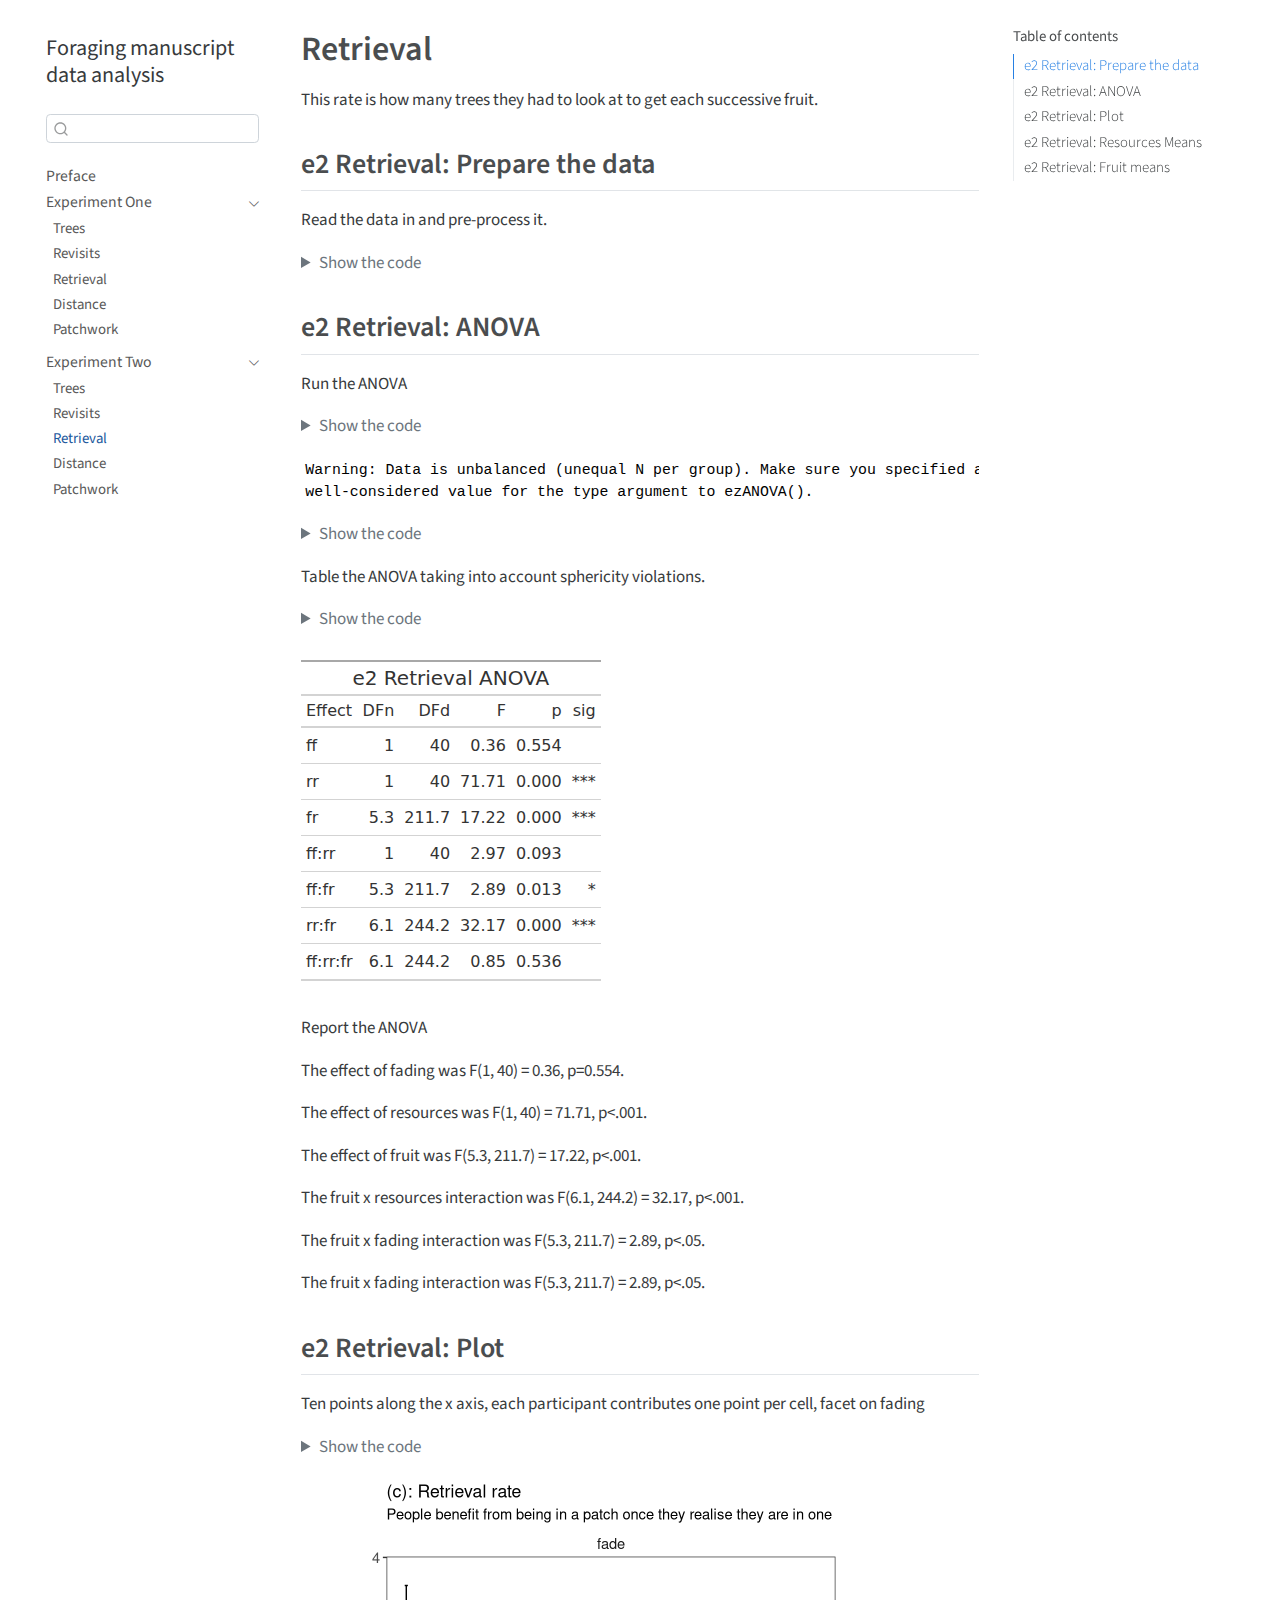
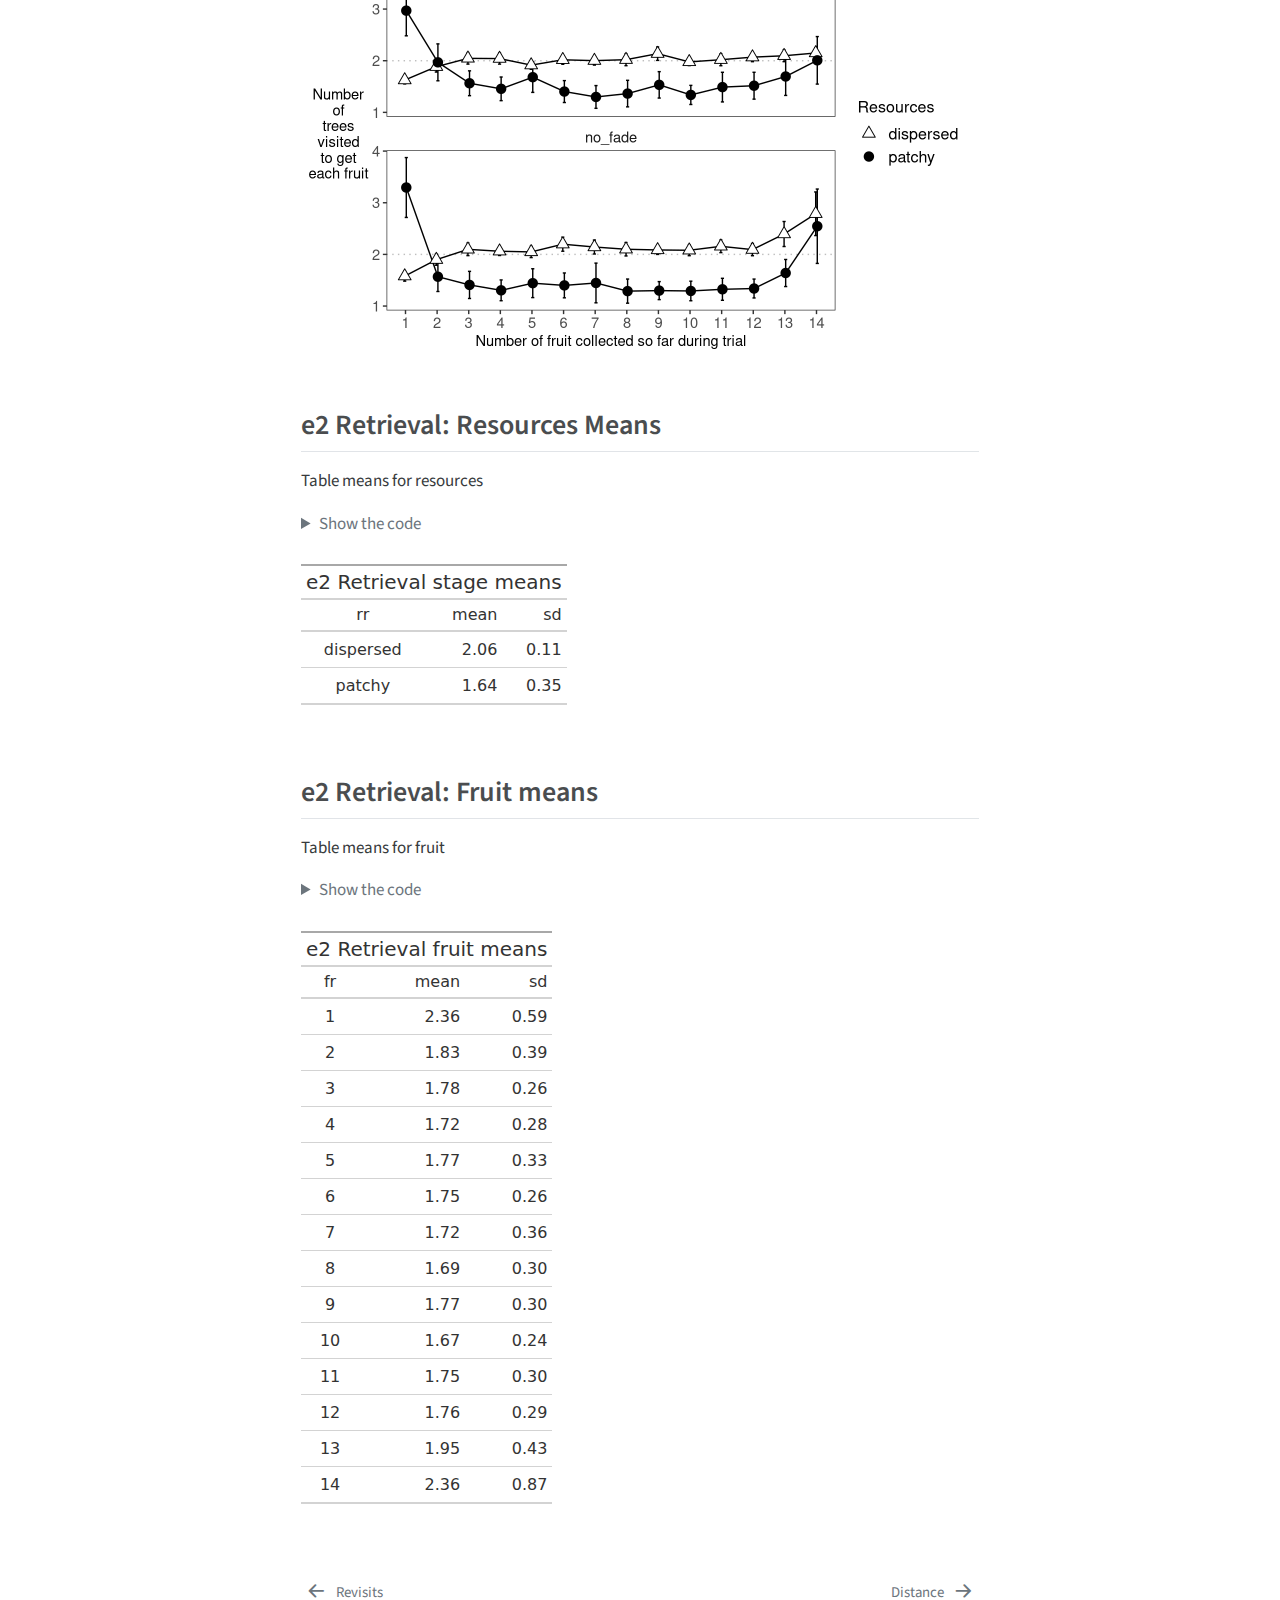
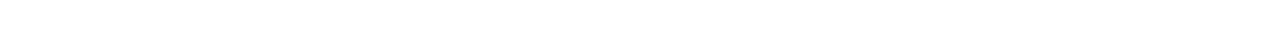
<file: docs/e2-retrieval.html>
<!DOCTYPE html>
<html xmlns="http://www.w3.org/1999/xhtml" lang="en" xml:lang="en"><head>

<meta charset="utf-8">
<meta name="generator" content="quarto-1.3.353">

<meta name="viewport" content="width=device-width, initial-scale=1.0, user-scalable=yes">


<title>Foraging manuscript data analysis - Retrieval</title>
<style>
code{white-space: pre-wrap;}
span.smallcaps{font-variant: small-caps;}
div.columns{display: flex; gap: min(4vw, 1.5em);}
div.column{flex: auto; overflow-x: auto;}
div.hanging-indent{margin-left: 1.5em; text-indent: -1.5em;}
ul.task-list{list-style: none;}
ul.task-list li input[type="checkbox"] {
  width: 0.8em;
  margin: 0 0.8em 0.2em -1em; /* quarto-specific, see https://github.com/quarto-dev/quarto-cli/issues/4556 */ 
  vertical-align: middle;
}
/* CSS for syntax highlighting */
pre > code.sourceCode { white-space: pre; position: relative; }
pre > code.sourceCode > span { display: inline-block; line-height: 1.25; }
pre > code.sourceCode > span:empty { height: 1.2em; }
.sourceCode { overflow: visible; }
code.sourceCode > span { color: inherit; text-decoration: inherit; }
div.sourceCode { margin: 1em 0; }
pre.sourceCode { margin: 0; }
@media screen {
div.sourceCode { overflow: auto; }
}
@media print {
pre > code.sourceCode { white-space: pre-wrap; }
pre > code.sourceCode > span { text-indent: -5em; padding-left: 5em; }
}
pre.numberSource code
  { counter-reset: source-line 0; }
pre.numberSource code > span
  { position: relative; left: -4em; counter-increment: source-line; }
pre.numberSource code > span > a:first-child::before
  { content: counter(source-line);
    position: relative; left: -1em; text-align: right; vertical-align: baseline;
    border: none; display: inline-block;
    -webkit-touch-callout: none; -webkit-user-select: none;
    -khtml-user-select: none; -moz-user-select: none;
    -ms-user-select: none; user-select: none;
    padding: 0 4px; width: 4em;
  }
pre.numberSource { margin-left: 3em;  padding-left: 4px; }
div.sourceCode
  {   }
@media screen {
pre > code.sourceCode > span > a:first-child::before { text-decoration: underline; }
}
</style>


<script src="site_libs/quarto-nav/quarto-nav.js"></script>
<script src="site_libs/quarto-nav/headroom.min.js"></script>
<script src="site_libs/clipboard/clipboard.min.js"></script>
<script src="site_libs/quarto-search/autocomplete.umd.js"></script>
<script src="site_libs/quarto-search/fuse.min.js"></script>
<script src="site_libs/quarto-search/quarto-search.js"></script>
<meta name="quarto:offset" content="./">
<link href="./e2-distance.html" rel="next">
<link href="./e2-nrevisits.html" rel="prev">
<script src="site_libs/quarto-html/quarto.js"></script>
<script src="site_libs/quarto-html/popper.min.js"></script>
<script src="site_libs/quarto-html/tippy.umd.min.js"></script>
<script src="site_libs/quarto-html/anchor.min.js"></script>
<link href="site_libs/quarto-html/tippy.css" rel="stylesheet">
<link href="site_libs/quarto-html/quarto-syntax-highlighting.css" rel="stylesheet" id="quarto-text-highlighting-styles">
<script src="site_libs/bootstrap/bootstrap.min.js"></script>
<link href="site_libs/bootstrap/bootstrap-icons.css" rel="stylesheet">
<link href="site_libs/bootstrap/bootstrap.min.css" rel="stylesheet" id="quarto-bootstrap" data-mode="light">
<script id="quarto-search-options" type="application/json">{
  "location": "sidebar",
  "copy-button": false,
  "collapse-after": 3,
  "panel-placement": "start",
  "type": "textbox",
  "limit": 20,
  "language": {
    "search-no-results-text": "No results",
    "search-matching-documents-text": "matching documents",
    "search-copy-link-title": "Copy link to search",
    "search-hide-matches-text": "Hide additional matches",
    "search-more-match-text": "more match in this document",
    "search-more-matches-text": "more matches in this document",
    "search-clear-button-title": "Clear",
    "search-detached-cancel-button-title": "Cancel",
    "search-submit-button-title": "Submit"
  }
}</script>


</head>

<body class="nav-sidebar floating">

<div id="quarto-search-results"></div>
  <header id="quarto-header" class="headroom fixed-top">
  <nav class="quarto-secondary-nav">
    <div class="container-fluid d-flex">
      <button type="button" class="quarto-btn-toggle btn" data-bs-toggle="collapse" data-bs-target="#quarto-sidebar,#quarto-sidebar-glass" aria-controls="quarto-sidebar" aria-expanded="false" aria-label="Toggle sidebar navigation" onclick="if (window.quartoToggleHeadroom) { window.quartoToggleHeadroom(); }">
        <i class="bi bi-layout-text-sidebar-reverse"></i>
      </button>
      <nav class="quarto-page-breadcrumbs" aria-label="breadcrumb"><ol class="breadcrumb"><li class="breadcrumb-item"><a href="./part2.html">Experiment Two</a></li><li class="breadcrumb-item"><a href="./e2-retrieval.html">Retrieval</a></li></ol></nav>
      <a class="flex-grow-1" role="button" data-bs-toggle="collapse" data-bs-target="#quarto-sidebar,#quarto-sidebar-glass" aria-controls="quarto-sidebar" aria-expanded="false" aria-label="Toggle sidebar navigation" onclick="if (window.quartoToggleHeadroom) { window.quartoToggleHeadroom(); }">      
      </a>
      <button type="button" class="btn quarto-search-button" aria-label="Search" onclick="window.quartoOpenSearch();">
        <i class="bi bi-search"></i>
      </button>
    </div>
  </nav>
</header>
<!-- content -->
<div id="quarto-content" class="quarto-container page-columns page-rows-contents page-layout-article">
<!-- sidebar -->
  <nav id="quarto-sidebar" class="sidebar collapse collapse-horizontal sidebar-navigation floating overflow-auto">
    <div class="pt-lg-2 mt-2 text-left sidebar-header">
    <div class="sidebar-title mb-0 py-0">
      <a href="./">Foraging manuscript data analysis</a> 
    </div>
      </div>
        <div class="mt-2 flex-shrink-0 align-items-center">
        <div class="sidebar-search">
        <div id="quarto-search" class="" title="Search"></div>
        </div>
        </div>
    <div class="sidebar-menu-container"> 
    <ul class="list-unstyled mt-1">
        <li class="sidebar-item">
  <div class="sidebar-item-container"> 
  <a href="./index.html" class="sidebar-item-text sidebar-link">
 <span class="menu-text">Preface</span></a>
  </div>
</li>
        <li class="sidebar-item sidebar-item-section">
      <div class="sidebar-item-container"> 
            <a href="./part1.html" class="sidebar-item-text sidebar-link">
 <span class="menu-text">Experiment One</span></a>
          <a class="sidebar-item-toggle text-start" data-bs-toggle="collapse" data-bs-target="#quarto-sidebar-section-1" aria-expanded="true" aria-label="Toggle section">
            <i class="bi bi-chevron-right ms-2"></i>
          </a> 
      </div>
      <ul id="quarto-sidebar-section-1" class="collapse list-unstyled sidebar-section depth1 show">  
          <li class="sidebar-item">
  <div class="sidebar-item-container"> 
  <a href="./e1-ntrees.html" class="sidebar-item-text sidebar-link">
 <span class="menu-text">Trees</span></a>
  </div>
</li>
          <li class="sidebar-item">
  <div class="sidebar-item-container"> 
  <a href="./e1-nrevisits.html" class="sidebar-item-text sidebar-link">
 <span class="menu-text">Revisits</span></a>
  </div>
</li>
          <li class="sidebar-item">
  <div class="sidebar-item-container"> 
  <a href="./e1-retrieval.html" class="sidebar-item-text sidebar-link">
 <span class="menu-text">Retrieval</span></a>
  </div>
</li>
          <li class="sidebar-item">
  <div class="sidebar-item-container"> 
  <a href="./e1-distance.html" class="sidebar-item-text sidebar-link">
 <span class="menu-text">Distance</span></a>
  </div>
</li>
          <li class="sidebar-item">
  <div class="sidebar-item-container"> 
  <a href="./e1-master-plot.html" class="sidebar-item-text sidebar-link">
 <span class="menu-text">Patchwork</span></a>
  </div>
</li>
      </ul>
  </li>
        <li class="sidebar-item sidebar-item-section">
      <div class="sidebar-item-container"> 
            <a href="./part2.html" class="sidebar-item-text sidebar-link">
 <span class="menu-text">Experiment Two</span></a>
          <a class="sidebar-item-toggle text-start" data-bs-toggle="collapse" data-bs-target="#quarto-sidebar-section-2" aria-expanded="true" aria-label="Toggle section">
            <i class="bi bi-chevron-right ms-2"></i>
          </a> 
      </div>
      <ul id="quarto-sidebar-section-2" class="collapse list-unstyled sidebar-section depth1 show">  
          <li class="sidebar-item">
  <div class="sidebar-item-container"> 
  <a href="./e2-ntrees.html" class="sidebar-item-text sidebar-link">
 <span class="menu-text">Trees</span></a>
  </div>
</li>
          <li class="sidebar-item">
  <div class="sidebar-item-container"> 
  <a href="./e2-nrevisits.html" class="sidebar-item-text sidebar-link">
 <span class="menu-text">Revisits</span></a>
  </div>
</li>
          <li class="sidebar-item">
  <div class="sidebar-item-container"> 
  <a href="./e2-retrieval.html" class="sidebar-item-text sidebar-link active">
 <span class="menu-text">Retrieval</span></a>
  </div>
</li>
          <li class="sidebar-item">
  <div class="sidebar-item-container"> 
  <a href="./e2-distance.html" class="sidebar-item-text sidebar-link">
 <span class="menu-text">Distance</span></a>
  </div>
</li>
          <li class="sidebar-item">
  <div class="sidebar-item-container"> 
  <a href="./e2-master-plot.html" class="sidebar-item-text sidebar-link">
 <span class="menu-text">Patchwork</span></a>
  </div>
</li>
      </ul>
  </li>
    </ul>
    </div>
</nav>
<div id="quarto-sidebar-glass" data-bs-toggle="collapse" data-bs-target="#quarto-sidebar,#quarto-sidebar-glass"></div>
<!-- margin-sidebar -->
    <div id="quarto-margin-sidebar" class="sidebar margin-sidebar">
        <nav id="TOC" role="doc-toc" class="toc-active">
    <h2 id="toc-title">Table of contents</h2>
   
  <ul>
  <li><a href="#e2-retrieval-prepare-the-data" id="toc-e2-retrieval-prepare-the-data" class="nav-link active" data-scroll-target="#e2-retrieval-prepare-the-data">e2 Retrieval: Prepare the data</a></li>
  <li><a href="#e2-retrieval-anova" id="toc-e2-retrieval-anova" class="nav-link" data-scroll-target="#e2-retrieval-anova">e2 Retrieval: ANOVA</a></li>
  <li><a href="#e2-retrieval-plot" id="toc-e2-retrieval-plot" class="nav-link" data-scroll-target="#e2-retrieval-plot">e2 Retrieval: Plot</a></li>
  <li><a href="#e2-retrieval-resources-means" id="toc-e2-retrieval-resources-means" class="nav-link" data-scroll-target="#e2-retrieval-resources-means">e2 Retrieval: Resources Means</a></li>
  <li><a href="#e2-retrieval-fruit-means" id="toc-e2-retrieval-fruit-means" class="nav-link" data-scroll-target="#e2-retrieval-fruit-means">e2 Retrieval: Fruit means</a></li>
  </ul>
</nav>
    </div>
<!-- main -->
<main class="content" id="quarto-document-content">

<header id="title-block-header" class="quarto-title-block default">
<div class="quarto-title">
<h1 class="title">Retrieval</h1>
</div>



<div class="quarto-title-meta">

    
  
    
  </div>
  

</header>

<p>This rate is how many trees they had to look at to get each successive fruit.</p>
<section id="e2-retrieval-prepare-the-data" class="level2">
<h2 class="anchored" data-anchor-id="e2-retrieval-prepare-the-data">e2 Retrieval: Prepare the data</h2>
<p>Read the data in and pre-process it.</p>
<div class="cell">
<details>
<summary>Show the code</summary>
<div class="sourceCode cell-code" id="cb1"><pre class="sourceCode r code-with-copy"><code class="sourceCode r"><span id="cb1-1"><a href="#cb1-1" aria-hidden="true" tabindex="-1"></a>e2 <span class="ot">&lt;-</span> <span class="fu">readRDS</span>(<span class="st">"002-00-e2-data.RDS"</span>)</span>
<span id="cb1-2"><a href="#cb1-2" aria-hidden="true" tabindex="-1"></a></span>
<span id="cb1-3"><a href="#cb1-3" aria-hidden="true" tabindex="-1"></a><span class="co"># remove things from the raw data to make it </span></span>
<span id="cb1-4"><a href="#cb1-4" aria-hidden="true" tabindex="-1"></a><span class="co"># suitable for this particular analysis</span></span>
<span id="cb1-5"><a href="#cb1-5" aria-hidden="true" tabindex="-1"></a></span>
<span id="cb1-6"><a href="#cb1-6" aria-hidden="true" tabindex="-1"></a><span class="co"># remove samples that did not look at a tree</span></span>
<span id="cb1-7"><a href="#cb1-7" aria-hidden="true" tabindex="-1"></a>e2 <span class="ot">&lt;-</span> e2 <span class="sc">%&gt;%</span> <span class="fu">filter</span>(fl<span class="sc">&gt;</span><span class="dv">0</span>)</span>
<span id="cb1-8"><a href="#cb1-8" aria-hidden="true" tabindex="-1"></a></span>
<span id="cb1-9"><a href="#cb1-9" aria-hidden="true" tabindex="-1"></a><span class="co"># remove the second (and any subsequent) *consecutive* duplicates</span></span>
<span id="cb1-10"><a href="#cb1-10" aria-hidden="true" tabindex="-1"></a>e2 <span class="ot">&lt;-</span> e2 <span class="sc">%&gt;%</span> </span>
<span id="cb1-11"><a href="#cb1-11" aria-hidden="true" tabindex="-1"></a>  <span class="fu">group_by</span>(pp, rr, tb) <span class="sc">%&gt;%</span> </span>
<span id="cb1-12"><a href="#cb1-12" aria-hidden="true" tabindex="-1"></a>  <span class="fu">filter</span>(<span class="fu">is.na</span>(tl <span class="sc">!=</span> <span class="fu">lag</span>(tl)) <span class="sc">|</span> tl <span class="sc">!=</span> <span class="fu">lag</span>(tl)) <span class="sc">%&gt;%</span> </span>
<span id="cb1-13"><a href="#cb1-13" aria-hidden="true" tabindex="-1"></a>  <span class="fu">ungroup</span>()</span>
<span id="cb1-14"><a href="#cb1-14" aria-hidden="true" tabindex="-1"></a></span>
<span id="cb1-15"><a href="#cb1-15" aria-hidden="true" tabindex="-1"></a><span class="co"># remove trials where they failed to get 14 fruit</span></span>
<span id="cb1-16"><a href="#cb1-16" aria-hidden="true" tabindex="-1"></a>e2 <span class="ot">&lt;-</span> e2 <span class="sc">%&gt;%</span></span>
<span id="cb1-17"><a href="#cb1-17" aria-hidden="true" tabindex="-1"></a>  <span class="fu">group_by</span>(pp, rr, tb) <span class="sc">%&gt;%</span></span>
<span id="cb1-18"><a href="#cb1-18" aria-hidden="true" tabindex="-1"></a>  <span class="fu">mutate</span>(<span class="at">max_fr =</span> <span class="fu">max</span>(fr)) <span class="sc">%&gt;%</span></span>
<span id="cb1-19"><a href="#cb1-19" aria-hidden="true" tabindex="-1"></a>  <span class="fu">ungroup</span>() <span class="sc">%&gt;%</span></span>
<span id="cb1-20"><a href="#cb1-20" aria-hidden="true" tabindex="-1"></a>  <span class="fu">filter</span>(max_fr<span class="sc">==</span><span class="dv">14</span>) <span class="sc">%&gt;%</span> </span>
<span id="cb1-21"><a href="#cb1-21" aria-hidden="true" tabindex="-1"></a>  <span class="fu">select</span>(<span class="sc">-</span><span class="fu">c</span>(ex, max_fr, st, xx, yy, ln)) </span>
<span id="cb1-22"><a href="#cb1-22" aria-hidden="true" tabindex="-1"></a></span>
<span id="cb1-23"><a href="#cb1-23" aria-hidden="true" tabindex="-1"></a><span class="co"># how many trees to get each fruit?</span></span>
<span id="cb1-24"><a href="#cb1-24" aria-hidden="true" tabindex="-1"></a><span class="co"># this is neat and it needs to be done after </span></span>
<span id="cb1-25"><a href="#cb1-25" aria-hidden="true" tabindex="-1"></a><span class="co"># reducing the data to row-per-valid-tree-visit</span></span>
<span id="cb1-26"><a href="#cb1-26" aria-hidden="true" tabindex="-1"></a>e2<span class="sc">$</span>ntrees_to_get_a_fruit <span class="ot">=</span> <span class="cn">NA</span></span>
<span id="cb1-27"><a href="#cb1-27" aria-hidden="true" tabindex="-1"></a>j <span class="ot">=</span> <span class="dv">0</span></span>
<span id="cb1-28"><a href="#cb1-28" aria-hidden="true" tabindex="-1"></a><span class="cf">for</span> (k <span class="cf">in</span> <span class="fu">seq_along</span>(e2<span class="sc">$</span>ix)) {</span>
<span id="cb1-29"><a href="#cb1-29" aria-hidden="true" tabindex="-1"></a> j <span class="ot">=</span> j <span class="sc">+</span> <span class="dv">1</span></span>
<span id="cb1-30"><a href="#cb1-30" aria-hidden="true" tabindex="-1"></a> <span class="cf">if</span> (e2[k, <span class="st">'fl'</span>]<span class="sc">==</span><span class="dv">2</span>) {</span>
<span id="cb1-31"><a href="#cb1-31" aria-hidden="true" tabindex="-1"></a>   e2[k, <span class="st">'ntrees_to_get_a_fruit'</span>] <span class="ot">=</span> j</span>
<span id="cb1-32"><a href="#cb1-32" aria-hidden="true" tabindex="-1"></a>   j <span class="ot">=</span> <span class="dv">0</span></span>
<span id="cb1-33"><a href="#cb1-33" aria-hidden="true" tabindex="-1"></a> }</span>
<span id="cb1-34"><a href="#cb1-34" aria-hidden="true" tabindex="-1"></a>}</span>
<span id="cb1-35"><a href="#cb1-35" aria-hidden="true" tabindex="-1"></a></span>
<span id="cb1-36"><a href="#cb1-36" aria-hidden="true" tabindex="-1"></a><span class="co"># remove any remaining NAs</span></span>
<span id="cb1-37"><a href="#cb1-37" aria-hidden="true" tabindex="-1"></a>e2 <span class="ot">&lt;-</span> e2 <span class="sc">%&gt;%</span> <span class="fu">filter</span>(<span class="sc">!</span><span class="fu">is.na</span>(ntrees_to_get_a_fruit))</span>
<span id="cb1-38"><a href="#cb1-38" aria-hidden="true" tabindex="-1"></a></span>
<span id="cb1-39"><a href="#cb1-39" aria-hidden="true" tabindex="-1"></a><span class="co"># average over trials (and ignore stage) to yield </span></span>
<span id="cb1-40"><a href="#cb1-40" aria-hidden="true" tabindex="-1"></a><span class="co"># participant means suitable for ggplot and ANOVA</span></span>
<span id="cb1-41"><a href="#cb1-41" aria-hidden="true" tabindex="-1"></a>rtv <span class="ot">=</span> e2 <span class="sc">%&gt;%</span> </span>
<span id="cb1-42"><a href="#cb1-42" aria-hidden="true" tabindex="-1"></a>  <span class="fu">select</span>(ff, pp, rr, tb, fr, ntrees_to_get_a_fruit) <span class="sc">%&gt;%</span> </span>
<span id="cb1-43"><a href="#cb1-43" aria-hidden="true" tabindex="-1"></a>  <span class="fu">group_by</span>(ff, pp, rr, fr) <span class="sc">%&gt;%</span> </span>
<span id="cb1-44"><a href="#cb1-44" aria-hidden="true" tabindex="-1"></a>  <span class="fu">summarise</span>(<span class="at">mu=</span><span class="fu">mean</span>(ntrees_to_get_a_fruit)) <span class="sc">%&gt;%</span> </span>
<span id="cb1-45"><a href="#cb1-45" aria-hidden="true" tabindex="-1"></a>  <span class="fu">ungroup</span>() <span class="sc">%&gt;%</span> </span>
<span id="cb1-46"><a href="#cb1-46" aria-hidden="true" tabindex="-1"></a>  <span class="fu">mutate</span>(<span class="at">ff=</span> <span class="fu">as_factor</span>(ff), <span class="at">pp=</span><span class="fu">as_factor</span>(pp), <span class="at">rr=</span><span class="fu">as_factor</span>(rr), <span class="at">fr=</span><span class="fu">as_factor</span>(fr))</span>
<span id="cb1-47"><a href="#cb1-47" aria-hidden="true" tabindex="-1"></a></span>
<span id="cb1-48"><a href="#cb1-48" aria-hidden="true" tabindex="-1"></a><span class="fu">saveRDS</span>(rtv, <span class="st">"e2_retrieval_plot_data.rds"</span>)</span></code><button title="Copy to Clipboard" class="code-copy-button"><i class="bi"></i></button></pre></div>
</details>
</div>
</section>
<section id="e2-retrieval-anova" class="level2">
<h2 class="anchored" data-anchor-id="e2-retrieval-anova">e2 Retrieval: ANOVA</h2>
<p>Run the ANOVA</p>
<div class="cell">
<details>
<summary>Show the code</summary>
<div class="sourceCode cell-code" id="cb2"><pre class="sourceCode r code-with-copy"><code class="sourceCode r"><span id="cb2-1"><a href="#cb2-1" aria-hidden="true" tabindex="-1"></a><span class="fu">options</span>(<span class="at">contrasts=</span><span class="fu">c</span>(<span class="st">"contr.sum"</span>,<span class="st">"contr.poly"</span>))</span>
<span id="cb2-2"><a href="#cb2-2" aria-hidden="true" tabindex="-1"></a>e2_retrievalrate_ANOVA <span class="ot">&lt;-</span> </span>
<span id="cb2-3"><a href="#cb2-3" aria-hidden="true" tabindex="-1"></a>  <span class="fu">ezANOVA</span>(<span class="at">data=</span>rtv,</span>
<span id="cb2-4"><a href="#cb2-4" aria-hidden="true" tabindex="-1"></a>          <span class="at">dv=</span>mu,</span>
<span id="cb2-5"><a href="#cb2-5" aria-hidden="true" tabindex="-1"></a>          <span class="at">wid=</span>pp,</span>
<span id="cb2-6"><a href="#cb2-6" aria-hidden="true" tabindex="-1"></a>          <span class="at">within=</span><span class="fu">c</span>(rr, fr),</span>
<span id="cb2-7"><a href="#cb2-7" aria-hidden="true" tabindex="-1"></a>          <span class="at">between=</span>ff,</span>
<span id="cb2-8"><a href="#cb2-8" aria-hidden="true" tabindex="-1"></a>          <span class="at">type=</span><span class="dv">3</span>, </span>
<span id="cb2-9"><a href="#cb2-9" aria-hidden="true" tabindex="-1"></a>          <span class="at">return_aov =</span> <span class="cn">TRUE</span>)</span></code><button title="Copy to Clipboard" class="code-copy-button"><i class="bi"></i></button></pre></div>
</details>
<div class="cell-output cell-output-stderr">
<pre><code>Warning: Data is unbalanced (unequal N per group). Make sure you specified a
well-considered value for the type argument to ezANOVA().</code></pre>
</div>
<details>
<summary>Show the code</summary>
<div class="sourceCode cell-code" id="cb4"><pre class="sourceCode r code-with-copy"><code class="sourceCode r"><span id="cb4-1"><a href="#cb4-1" aria-hidden="true" tabindex="-1"></a><span class="cf">if</span>(<span class="st">"Sphericity Corrections"</span> <span class="sc">%in%</span> <span class="fu">names</span>(e2_retrievalrate_ANOVA)){</span>
<span id="cb4-2"><a href="#cb4-2" aria-hidden="true" tabindex="-1"></a>  corr<span class="ot">=</span><span class="fu">aovSphericityAdjustment</span>(e2_retrievalrate_ANOVA)<span class="sc">$</span>ANOVA <span class="sc">%&gt;%</span> <span class="fu">tibble</span>()</span>
<span id="cb4-3"><a href="#cb4-3" aria-hidden="true" tabindex="-1"></a>} <span class="cf">else</span> {</span>
<span id="cb4-4"><a href="#cb4-4" aria-hidden="true" tabindex="-1"></a>  corr<span class="ot">=</span>e2_retrievalrate_ANOVA<span class="sc">$</span>ANOVA <span class="sc">%&gt;%</span> <span class="fu">tibble</span>()  </span>
<span id="cb4-5"><a href="#cb4-5" aria-hidden="true" tabindex="-1"></a>  }</span></code><button title="Copy to Clipboard" class="code-copy-button"><i class="bi"></i></button></pre></div>
</details>
</div>
<p>Table the ANOVA taking into account sphericity violations.</p>
<div class="cell">
<details>
<summary>Show the code</summary>
<div class="sourceCode cell-code" id="cb5"><pre class="sourceCode r code-with-copy"><code class="sourceCode r"><span id="cb5-1"><a href="#cb5-1" aria-hidden="true" tabindex="-1"></a><span class="fu">prettify_sphericity_3_way</span>(</span>
<span id="cb5-2"><a href="#cb5-2" aria-hidden="true" tabindex="-1"></a>  <span class="fu">aovSphericityAdjustment</span>(e2_retrievalrate_ANOVA), </span>
<span id="cb5-3"><a href="#cb5-3" aria-hidden="true" tabindex="-1"></a>  <span class="st">"e2 Retrieval ANOVA"</span>) </span></code><button title="Copy to Clipboard" class="code-copy-button"><i class="bi"></i></button></pre></div>
</details>
<div class="cell-output-display">

<div id="crkqvstzju" style="padding-left:0px;padding-right:0px;padding-top:10px;padding-bottom:10px;overflow-x:auto;overflow-y:auto;width:auto;height:auto;">
<style>#crkqvstzju table {
  font-family: system-ui, 'Segoe UI', Roboto, Helvetica, Arial, sans-serif, 'Apple Color Emoji', 'Segoe UI Emoji', 'Segoe UI Symbol', 'Noto Color Emoji';
  -webkit-font-smoothing: antialiased;
  -moz-osx-font-smoothing: grayscale;
}

#crkqvstzju thead, #crkqvstzju tbody, #crkqvstzju tfoot, #crkqvstzju tr, #crkqvstzju td, #crkqvstzju th {
  border-style: none;
}

#crkqvstzju p {
  margin: 0;
  padding: 0;
}

#crkqvstzju .gt_table {
  display: table;
  border-collapse: collapse;
  line-height: normal;
  margin-left: 0;
  margin-right: auto;
  color: #333333;
  font-size: 16px;
  font-weight: normal;
  font-style: normal;
  background-color: #FFFFFF;
  width: auto;
  border-top-style: solid;
  border-top-width: 2px;
  border-top-color: #A8A8A8;
  border-right-style: none;
  border-right-width: 2px;
  border-right-color: #D3D3D3;
  border-bottom-style: solid;
  border-bottom-width: 2px;
  border-bottom-color: #A8A8A8;
  border-left-style: none;
  border-left-width: 2px;
  border-left-color: #D3D3D3;
}

#crkqvstzju .gt_caption {
  padding-top: 4px;
  padding-bottom: 4px;
}

#crkqvstzju .gt_title {
  color: #333333;
  font-size: 125%;
  font-weight: initial;
  padding-top: 4px;
  padding-bottom: 4px;
  padding-left: 5px;
  padding-right: 5px;
  border-bottom-color: #FFFFFF;
  border-bottom-width: 0;
}

#crkqvstzju .gt_subtitle {
  color: #333333;
  font-size: 85%;
  font-weight: initial;
  padding-top: 3px;
  padding-bottom: 5px;
  padding-left: 5px;
  padding-right: 5px;
  border-top-color: #FFFFFF;
  border-top-width: 0;
}

#crkqvstzju .gt_heading {
  background-color: #FFFFFF;
  text-align: center;
  border-bottom-color: #FFFFFF;
  border-left-style: none;
  border-left-width: 1px;
  border-left-color: #D3D3D3;
  border-right-style: none;
  border-right-width: 1px;
  border-right-color: #D3D3D3;
}

#crkqvstzju .gt_bottom_border {
  border-bottom-style: solid;
  border-bottom-width: 2px;
  border-bottom-color: #D3D3D3;
}

#crkqvstzju .gt_col_headings {
  border-top-style: solid;
  border-top-width: 2px;
  border-top-color: #D3D3D3;
  border-bottom-style: solid;
  border-bottom-width: 2px;
  border-bottom-color: #D3D3D3;
  border-left-style: none;
  border-left-width: 1px;
  border-left-color: #D3D3D3;
  border-right-style: none;
  border-right-width: 1px;
  border-right-color: #D3D3D3;
}

#crkqvstzju .gt_col_heading {
  color: #333333;
  background-color: #FFFFFF;
  font-size: 100%;
  font-weight: normal;
  text-transform: inherit;
  border-left-style: none;
  border-left-width: 1px;
  border-left-color: #D3D3D3;
  border-right-style: none;
  border-right-width: 1px;
  border-right-color: #D3D3D3;
  vertical-align: bottom;
  padding-top: 5px;
  padding-bottom: 6px;
  padding-left: 5px;
  padding-right: 5px;
  overflow-x: hidden;
}

#crkqvstzju .gt_column_spanner_outer {
  color: #333333;
  background-color: #FFFFFF;
  font-size: 100%;
  font-weight: normal;
  text-transform: inherit;
  padding-top: 0;
  padding-bottom: 0;
  padding-left: 4px;
  padding-right: 4px;
}

#crkqvstzju .gt_column_spanner_outer:first-child {
  padding-left: 0;
}

#crkqvstzju .gt_column_spanner_outer:last-child {
  padding-right: 0;
}

#crkqvstzju .gt_column_spanner {
  border-bottom-style: solid;
  border-bottom-width: 2px;
  border-bottom-color: #D3D3D3;
  vertical-align: bottom;
  padding-top: 5px;
  padding-bottom: 5px;
  overflow-x: hidden;
  display: inline-block;
  width: 100%;
}

#crkqvstzju .gt_spanner_row {
  border-bottom-style: hidden;
}

#crkqvstzju .gt_group_heading {
  padding-top: 8px;
  padding-bottom: 8px;
  padding-left: 5px;
  padding-right: 5px;
  color: #333333;
  background-color: #FFFFFF;
  font-size: 100%;
  font-weight: initial;
  text-transform: inherit;
  border-top-style: solid;
  border-top-width: 2px;
  border-top-color: #D3D3D3;
  border-bottom-style: solid;
  border-bottom-width: 2px;
  border-bottom-color: #D3D3D3;
  border-left-style: none;
  border-left-width: 1px;
  border-left-color: #D3D3D3;
  border-right-style: none;
  border-right-width: 1px;
  border-right-color: #D3D3D3;
  vertical-align: middle;
  text-align: left;
}

#crkqvstzju .gt_empty_group_heading {
  padding: 0.5px;
  color: #333333;
  background-color: #FFFFFF;
  font-size: 100%;
  font-weight: initial;
  border-top-style: solid;
  border-top-width: 2px;
  border-top-color: #D3D3D3;
  border-bottom-style: solid;
  border-bottom-width: 2px;
  border-bottom-color: #D3D3D3;
  vertical-align: middle;
}

#crkqvstzju .gt_from_md > :first-child {
  margin-top: 0;
}

#crkqvstzju .gt_from_md > :last-child {
  margin-bottom: 0;
}

#crkqvstzju .gt_row {
  padding-top: 8px;
  padding-bottom: 8px;
  padding-left: 5px;
  padding-right: 5px;
  margin: 10px;
  border-top-style: solid;
  border-top-width: 1px;
  border-top-color: #D3D3D3;
  border-left-style: none;
  border-left-width: 1px;
  border-left-color: #D3D3D3;
  border-right-style: none;
  border-right-width: 1px;
  border-right-color: #D3D3D3;
  vertical-align: middle;
  overflow-x: hidden;
}

#crkqvstzju .gt_stub {
  color: #333333;
  background-color: #FFFFFF;
  font-size: 100%;
  font-weight: initial;
  text-transform: inherit;
  border-right-style: solid;
  border-right-width: 2px;
  border-right-color: #D3D3D3;
  padding-left: 5px;
  padding-right: 5px;
}

#crkqvstzju .gt_stub_row_group {
  color: #333333;
  background-color: #FFFFFF;
  font-size: 100%;
  font-weight: initial;
  text-transform: inherit;
  border-right-style: solid;
  border-right-width: 2px;
  border-right-color: #D3D3D3;
  padding-left: 5px;
  padding-right: 5px;
  vertical-align: top;
}

#crkqvstzju .gt_row_group_first td {
  border-top-width: 2px;
}

#crkqvstzju .gt_row_group_first th {
  border-top-width: 2px;
}

#crkqvstzju .gt_summary_row {
  color: #333333;
  background-color: #FFFFFF;
  text-transform: inherit;
  padding-top: 8px;
  padding-bottom: 8px;
  padding-left: 5px;
  padding-right: 5px;
}

#crkqvstzju .gt_first_summary_row {
  border-top-style: solid;
  border-top-color: #D3D3D3;
}

#crkqvstzju .gt_first_summary_row.thick {
  border-top-width: 2px;
}

#crkqvstzju .gt_last_summary_row {
  padding-top: 8px;
  padding-bottom: 8px;
  padding-left: 5px;
  padding-right: 5px;
  border-bottom-style: solid;
  border-bottom-width: 2px;
  border-bottom-color: #D3D3D3;
}

#crkqvstzju .gt_grand_summary_row {
  color: #333333;
  background-color: #FFFFFF;
  text-transform: inherit;
  padding-top: 8px;
  padding-bottom: 8px;
  padding-left: 5px;
  padding-right: 5px;
}

#crkqvstzju .gt_first_grand_summary_row {
  padding-top: 8px;
  padding-bottom: 8px;
  padding-left: 5px;
  padding-right: 5px;
  border-top-style: double;
  border-top-width: 6px;
  border-top-color: #D3D3D3;
}

#crkqvstzju .gt_last_grand_summary_row_top {
  padding-top: 8px;
  padding-bottom: 8px;
  padding-left: 5px;
  padding-right: 5px;
  border-bottom-style: double;
  border-bottom-width: 6px;
  border-bottom-color: #D3D3D3;
}

#crkqvstzju .gt_striped {
  background-color: rgba(128, 128, 128, 0.05);
}

#crkqvstzju .gt_table_body {
  border-top-style: solid;
  border-top-width: 2px;
  border-top-color: #D3D3D3;
  border-bottom-style: solid;
  border-bottom-width: 2px;
  border-bottom-color: #D3D3D3;
}

#crkqvstzju .gt_footnotes {
  color: #333333;
  background-color: #FFFFFF;
  border-bottom-style: none;
  border-bottom-width: 2px;
  border-bottom-color: #D3D3D3;
  border-left-style: none;
  border-left-width: 2px;
  border-left-color: #D3D3D3;
  border-right-style: none;
  border-right-width: 2px;
  border-right-color: #D3D3D3;
}

#crkqvstzju .gt_footnote {
  margin: 0px;
  font-size: 90%;
  padding-top: 4px;
  padding-bottom: 4px;
  padding-left: 5px;
  padding-right: 5px;
}

#crkqvstzju .gt_sourcenotes {
  color: #333333;
  background-color: #FFFFFF;
  border-bottom-style: none;
  border-bottom-width: 2px;
  border-bottom-color: #D3D3D3;
  border-left-style: none;
  border-left-width: 2px;
  border-left-color: #D3D3D3;
  border-right-style: none;
  border-right-width: 2px;
  border-right-color: #D3D3D3;
}

#crkqvstzju .gt_sourcenote {
  font-size: 90%;
  padding-top: 4px;
  padding-bottom: 4px;
  padding-left: 5px;
  padding-right: 5px;
}

#crkqvstzju .gt_left {
  text-align: left;
}

#crkqvstzju .gt_center {
  text-align: center;
}

#crkqvstzju .gt_right {
  text-align: right;
  font-variant-numeric: tabular-nums;
}

#crkqvstzju .gt_font_normal {
  font-weight: normal;
}

#crkqvstzju .gt_font_bold {
  font-weight: bold;
}

#crkqvstzju .gt_font_italic {
  font-style: italic;
}

#crkqvstzju .gt_super {
  font-size: 65%;
}

#crkqvstzju .gt_footnote_marks {
  font-size: 75%;
  vertical-align: 0.4em;
  position: initial;
}

#crkqvstzju .gt_asterisk {
  font-size: 100%;
  vertical-align: 0;
}

#crkqvstzju .gt_indent_1 {
  text-indent: 5px;
}

#crkqvstzju .gt_indent_2 {
  text-indent: 10px;
}

#crkqvstzju .gt_indent_3 {
  text-indent: 15px;
}

#crkqvstzju .gt_indent_4 {
  text-indent: 20px;
}

#crkqvstzju .gt_indent_5 {
  text-indent: 25px;
}
</style>
<table class="gt_table" data-quarto-disable-processing="false" data-quarto-bootstrap="false">
  <thead>
    <tr class="gt_heading">
      <td colspan="6" class="gt_heading gt_title gt_font_normal gt_bottom_border" style="">e2 Retrieval ANOVA</td>
    </tr>
    
    <tr class="gt_col_headings">
      <th class="gt_col_heading gt_columns_bottom_border gt_left" rowspan="1" colspan="1" scope="col" id="Effect">Effect</th>
      <th class="gt_col_heading gt_columns_bottom_border gt_right" rowspan="1" colspan="1" scope="col" id="DFn">DFn</th>
      <th class="gt_col_heading gt_columns_bottom_border gt_right" rowspan="1" colspan="1" scope="col" id="DFd">DFd</th>
      <th class="gt_col_heading gt_columns_bottom_border gt_right" rowspan="1" colspan="1" scope="col" id="F">F</th>
      <th class="gt_col_heading gt_columns_bottom_border gt_right" rowspan="1" colspan="1" scope="col" id="p">p</th>
      <th class="gt_col_heading gt_columns_bottom_border gt_right" rowspan="1" colspan="1" scope="col" id="sig">sig</th>
    </tr>
  </thead>
  <tbody class="gt_table_body">
    <tr><td headers="Effect" class="gt_row gt_left">ff</td>
<td headers="DFn" class="gt_row gt_right">1</td>
<td headers="DFd" class="gt_row gt_right">40</td>
<td headers="F" class="gt_row gt_right"> 0.36</td>
<td headers="p" class="gt_row gt_right">0.554</td>
<td headers="sig" class="gt_row gt_right"></td></tr>
    <tr><td headers="Effect" class="gt_row gt_left">rr</td>
<td headers="DFn" class="gt_row gt_right">1</td>
<td headers="DFd" class="gt_row gt_right">40</td>
<td headers="F" class="gt_row gt_right">71.71</td>
<td headers="p" class="gt_row gt_right">0.000</td>
<td headers="sig" class="gt_row gt_right">***</td></tr>
    <tr><td headers="Effect" class="gt_row gt_left">fr</td>
<td headers="DFn" class="gt_row gt_right">5.3</td>
<td headers="DFd" class="gt_row gt_right">211.7</td>
<td headers="F" class="gt_row gt_right">17.22</td>
<td headers="p" class="gt_row gt_right">0.000</td>
<td headers="sig" class="gt_row gt_right">***</td></tr>
    <tr><td headers="Effect" class="gt_row gt_left">ff:rr</td>
<td headers="DFn" class="gt_row gt_right">1</td>
<td headers="DFd" class="gt_row gt_right">40</td>
<td headers="F" class="gt_row gt_right"> 2.97</td>
<td headers="p" class="gt_row gt_right">0.093</td>
<td headers="sig" class="gt_row gt_right"></td></tr>
    <tr><td headers="Effect" class="gt_row gt_left">ff:fr</td>
<td headers="DFn" class="gt_row gt_right">5.3</td>
<td headers="DFd" class="gt_row gt_right">211.7</td>
<td headers="F" class="gt_row gt_right"> 2.89</td>
<td headers="p" class="gt_row gt_right">0.013</td>
<td headers="sig" class="gt_row gt_right">*</td></tr>
    <tr><td headers="Effect" class="gt_row gt_left">rr:fr</td>
<td headers="DFn" class="gt_row gt_right">6.1</td>
<td headers="DFd" class="gt_row gt_right">244.2</td>
<td headers="F" class="gt_row gt_right">32.17</td>
<td headers="p" class="gt_row gt_right">0.000</td>
<td headers="sig" class="gt_row gt_right">***</td></tr>
    <tr><td headers="Effect" class="gt_row gt_left">ff:rr:fr</td>
<td headers="DFn" class="gt_row gt_right">6.1</td>
<td headers="DFd" class="gt_row gt_right">244.2</td>
<td headers="F" class="gt_row gt_right"> 0.85</td>
<td headers="p" class="gt_row gt_right">0.536</td>
<td headers="sig" class="gt_row gt_right"></td></tr>
  </tbody>
  
  
</table>
</div>
</div>
</div>
<p>Report the ANOVA</p>
<p>The effect of fading was F(1, 40) = 0.36, p=0.554.</p>
<p>The effect of resources was F(1, 40) = 71.71, p&lt;.001.</p>
<p>The effect of fruit was F(5.3, 211.7) = 17.22, p&lt;.001.</p>
<p>The fruit x resources interaction was F(6.1, 244.2) = 32.17, p&lt;.001.</p>
<p>The fruit x fading interaction was F(5.3, 211.7) = 2.89, p&lt;.05.</p>
<p>The fruit x fading interaction was F(5.3, 211.7) = 2.89, p&lt;.05.</p>
</section>
<section id="e2-retrieval-plot" class="level2">
<h2 class="anchored" data-anchor-id="e2-retrieval-plot">e2 Retrieval: Plot</h2>
<p>Ten points along the x axis, each participant contributes one point per cell, facet on fading</p>
<div class="cell">
<details>
<summary>Show the code</summary>
<div class="sourceCode cell-code" id="cb6"><pre class="sourceCode r code-with-copy"><code class="sourceCode r"><span id="cb6-1"><a href="#cb6-1" aria-hidden="true" tabindex="-1"></a><span class="fu">ggplot</span>(</span>
<span id="cb6-2"><a href="#cb6-2" aria-hidden="true" tabindex="-1"></a>  <span class="at">data=</span>rtv, </span>
<span id="cb6-3"><a href="#cb6-3" aria-hidden="true" tabindex="-1"></a>  <span class="fu">aes</span>(<span class="at">x=</span>fr, <span class="at">y=</span>mu, <span class="at">group=</span>rr, <span class="at">fill=</span>rr, <span class="at">shape=</span>rr)</span>
<span id="cb6-4"><a href="#cb6-4" aria-hidden="true" tabindex="-1"></a>) <span class="sc">+</span></span>
<span id="cb6-5"><a href="#cb6-5" aria-hidden="true" tabindex="-1"></a>  <span class="fu">facet_wrap</span>(<span class="sc">~</span>ff, <span class="at">nrow=</span><span class="dv">2</span>)<span class="sc">+</span></span>
<span id="cb6-6"><a href="#cb6-6" aria-hidden="true" tabindex="-1"></a>  <span class="fu">labs</span>(<span class="at">title=</span><span class="st">"(c): Retrieval rate"</span>, <span class="at">subtitle=</span><span class="st">"People benefit from being in a patch once they realise they are in one"</span>)<span class="sc">+</span></span>
<span id="cb6-7"><a href="#cb6-7" aria-hidden="true" tabindex="-1"></a>  <span class="fu">ylab</span>(<span class="st">"Number</span><span class="sc">\n</span><span class="st">of</span><span class="sc">\n</span><span class="st">trees</span><span class="sc">\n</span><span class="st">visited</span><span class="sc">\n</span><span class="st">to get</span><span class="sc">\n</span><span class="st">each fruit"</span>)<span class="sc">+</span></span>
<span id="cb6-8"><a href="#cb6-8" aria-hidden="true" tabindex="-1"></a>  <span class="fu">xlab</span>(<span class="st">"Number of fruit collected so far during trial"</span>)<span class="sc">+</span></span>
<span id="cb6-9"><a href="#cb6-9" aria-hidden="true" tabindex="-1"></a>  my_fgms_theme<span class="sc">+</span></span>
<span id="cb6-10"><a href="#cb6-10" aria-hidden="true" tabindex="-1"></a>  <span class="fu">geom_hline</span>(<span class="at">yintercept=</span><span class="dv">2</span>, <span class="at">lty=</span><span class="dv">3</span>,<span class="at">col=</span><span class="st">"grey"</span>)<span class="sc">+</span></span>
<span id="cb6-11"><a href="#cb6-11" aria-hidden="true" tabindex="-1"></a>  <span class="fu">scale_fill_manual</span>(<span class="at">name=</span><span class="st">"Resources"</span>, <span class="at">values=</span><span class="fu">c</span>(<span class="st">"white"</span>, <span class="st">"black"</span>)) <span class="sc">+</span></span>
<span id="cb6-12"><a href="#cb6-12" aria-hidden="true" tabindex="-1"></a>  <span class="fu">scale_shape_manual</span>(<span class="at">name=</span><span class="st">"Resources"</span>, <span class="at">values=</span><span class="fu">c</span>(<span class="dv">24</span>,<span class="dv">19</span>)) <span class="sc">+</span></span>
<span id="cb6-13"><a href="#cb6-13" aria-hidden="true" tabindex="-1"></a>  <span class="fu">stat_summary</span>(<span class="at">fun.data =</span> mean_cl_normal, <span class="at">geom =</span> <span class="st">"errorbar"</span>, <span class="at">width=</span><span class="fl">0.2</span>, <span class="at">position=</span>pd) <span class="sc">+</span></span>
<span id="cb6-14"><a href="#cb6-14" aria-hidden="true" tabindex="-1"></a>  <span class="fu">stat_summary</span>(<span class="at">fun =</span> mean, <span class="at">geom =</span> <span class="st">"line"</span>, <span class="at">position=</span>pd) <span class="sc">+</span> </span>
<span id="cb6-15"><a href="#cb6-15" aria-hidden="true" tabindex="-1"></a>  <span class="fu">stat_summary</span>(<span class="at">fun =</span> mean, <span class="at">geom =</span> <span class="st">"point"</span>, <span class="at">size=</span><span class="dv">3</span>, <span class="at">position=</span>pd)</span></code><button title="Copy to Clipboard" class="code-copy-button"><i class="bi"></i></button></pre></div>
</details>
<div class="cell-output-display">
<p><img src="e2_figures/e2_retrieval_rate_plot-1.png" class="img-fluid" width="672"></p>
</div>
</div>
</section>
<section id="e2-retrieval-resources-means" class="level2">
<h2 class="anchored" data-anchor-id="e2-retrieval-resources-means">e2 Retrieval: Resources Means</h2>
<p>Table means for resources</p>
<div class="cell">
<details>
<summary>Show the code</summary>
<div class="sourceCode cell-code" id="cb7"><pre class="sourceCode r code-with-copy"><code class="sourceCode r"><span id="cb7-1"><a href="#cb7-1" aria-hidden="true" tabindex="-1"></a>rrpremeans <span class="ot">=</span> rtv <span class="sc">%&gt;%</span> <span class="fu">group_by</span>(rr, pp, fr) <span class="sc">%&gt;%</span></span>
<span id="cb7-2"><a href="#cb7-2" aria-hidden="true" tabindex="-1"></a>  <span class="fu">summarise</span>(<span class="at">mu=</span><span class="fu">mean</span>(mu)) <span class="sc">%&gt;%</span> </span>
<span id="cb7-3"><a href="#cb7-3" aria-hidden="true" tabindex="-1"></a>  <span class="fu">summarise</span>(<span class="at">mu=</span><span class="fu">mean</span>(mu)) </span>
<span id="cb7-4"><a href="#cb7-4" aria-hidden="true" tabindex="-1"></a>rrmeans <span class="ot">&lt;-</span> rrpremeans <span class="sc">%&gt;%</span> </span>
<span id="cb7-5"><a href="#cb7-5" aria-hidden="true" tabindex="-1"></a>  <span class="fu">summarise</span>(<span class="at">mean=</span><span class="fu">mean</span>(mu), <span class="at">sd=</span><span class="fu">sd</span>(mu))</span>
<span id="cb7-6"><a href="#cb7-6" aria-hidden="true" tabindex="-1"></a><span class="fu">prettify_means</span>(rrmeans, <span class="st">"e2 Retrieval stage means"</span>)</span></code><button title="Copy to Clipboard" class="code-copy-button"><i class="bi"></i></button></pre></div>
</details>
<div class="cell-output-display">

<div id="hoqrjjzfss" style="padding-left:0px;padding-right:0px;padding-top:10px;padding-bottom:10px;overflow-x:auto;overflow-y:auto;width:auto;height:auto;">
<style>#hoqrjjzfss table {
  font-family: system-ui, 'Segoe UI', Roboto, Helvetica, Arial, sans-serif, 'Apple Color Emoji', 'Segoe UI Emoji', 'Segoe UI Symbol', 'Noto Color Emoji';
  -webkit-font-smoothing: antialiased;
  -moz-osx-font-smoothing: grayscale;
}

#hoqrjjzfss thead, #hoqrjjzfss tbody, #hoqrjjzfss tfoot, #hoqrjjzfss tr, #hoqrjjzfss td, #hoqrjjzfss th {
  border-style: none;
}

#hoqrjjzfss p {
  margin: 0;
  padding: 0;
}

#hoqrjjzfss .gt_table {
  display: table;
  border-collapse: collapse;
  line-height: normal;
  margin-left: 0;
  margin-right: auto;
  color: #333333;
  font-size: 16px;
  font-weight: normal;
  font-style: normal;
  background-color: #FFFFFF;
  width: auto;
  border-top-style: solid;
  border-top-width: 2px;
  border-top-color: #A8A8A8;
  border-right-style: none;
  border-right-width: 2px;
  border-right-color: #D3D3D3;
  border-bottom-style: solid;
  border-bottom-width: 2px;
  border-bottom-color: #A8A8A8;
  border-left-style: none;
  border-left-width: 2px;
  border-left-color: #D3D3D3;
}

#hoqrjjzfss .gt_caption {
  padding-top: 4px;
  padding-bottom: 4px;
}

#hoqrjjzfss .gt_title {
  color: #333333;
  font-size: 125%;
  font-weight: initial;
  padding-top: 4px;
  padding-bottom: 4px;
  padding-left: 5px;
  padding-right: 5px;
  border-bottom-color: #FFFFFF;
  border-bottom-width: 0;
}

#hoqrjjzfss .gt_subtitle {
  color: #333333;
  font-size: 85%;
  font-weight: initial;
  padding-top: 3px;
  padding-bottom: 5px;
  padding-left: 5px;
  padding-right: 5px;
  border-top-color: #FFFFFF;
  border-top-width: 0;
}

#hoqrjjzfss .gt_heading {
  background-color: #FFFFFF;
  text-align: center;
  border-bottom-color: #FFFFFF;
  border-left-style: none;
  border-left-width: 1px;
  border-left-color: #D3D3D3;
  border-right-style: none;
  border-right-width: 1px;
  border-right-color: #D3D3D3;
}

#hoqrjjzfss .gt_bottom_border {
  border-bottom-style: solid;
  border-bottom-width: 2px;
  border-bottom-color: #D3D3D3;
}

#hoqrjjzfss .gt_col_headings {
  border-top-style: solid;
  border-top-width: 2px;
  border-top-color: #D3D3D3;
  border-bottom-style: solid;
  border-bottom-width: 2px;
  border-bottom-color: #D3D3D3;
  border-left-style: none;
  border-left-width: 1px;
  border-left-color: #D3D3D3;
  border-right-style: none;
  border-right-width: 1px;
  border-right-color: #D3D3D3;
}

#hoqrjjzfss .gt_col_heading {
  color: #333333;
  background-color: #FFFFFF;
  font-size: 100%;
  font-weight: normal;
  text-transform: inherit;
  border-left-style: none;
  border-left-width: 1px;
  border-left-color: #D3D3D3;
  border-right-style: none;
  border-right-width: 1px;
  border-right-color: #D3D3D3;
  vertical-align: bottom;
  padding-top: 5px;
  padding-bottom: 6px;
  padding-left: 5px;
  padding-right: 5px;
  overflow-x: hidden;
}

#hoqrjjzfss .gt_column_spanner_outer {
  color: #333333;
  background-color: #FFFFFF;
  font-size: 100%;
  font-weight: normal;
  text-transform: inherit;
  padding-top: 0;
  padding-bottom: 0;
  padding-left: 4px;
  padding-right: 4px;
}

#hoqrjjzfss .gt_column_spanner_outer:first-child {
  padding-left: 0;
}

#hoqrjjzfss .gt_column_spanner_outer:last-child {
  padding-right: 0;
}

#hoqrjjzfss .gt_column_spanner {
  border-bottom-style: solid;
  border-bottom-width: 2px;
  border-bottom-color: #D3D3D3;
  vertical-align: bottom;
  padding-top: 5px;
  padding-bottom: 5px;
  overflow-x: hidden;
  display: inline-block;
  width: 100%;
}

#hoqrjjzfss .gt_spanner_row {
  border-bottom-style: hidden;
}

#hoqrjjzfss .gt_group_heading {
  padding-top: 8px;
  padding-bottom: 8px;
  padding-left: 5px;
  padding-right: 5px;
  color: #333333;
  background-color: #FFFFFF;
  font-size: 100%;
  font-weight: initial;
  text-transform: inherit;
  border-top-style: solid;
  border-top-width: 2px;
  border-top-color: #D3D3D3;
  border-bottom-style: solid;
  border-bottom-width: 2px;
  border-bottom-color: #D3D3D3;
  border-left-style: none;
  border-left-width: 1px;
  border-left-color: #D3D3D3;
  border-right-style: none;
  border-right-width: 1px;
  border-right-color: #D3D3D3;
  vertical-align: middle;
  text-align: left;
}

#hoqrjjzfss .gt_empty_group_heading {
  padding: 0.5px;
  color: #333333;
  background-color: #FFFFFF;
  font-size: 100%;
  font-weight: initial;
  border-top-style: solid;
  border-top-width: 2px;
  border-top-color: #D3D3D3;
  border-bottom-style: solid;
  border-bottom-width: 2px;
  border-bottom-color: #D3D3D3;
  vertical-align: middle;
}

#hoqrjjzfss .gt_from_md > :first-child {
  margin-top: 0;
}

#hoqrjjzfss .gt_from_md > :last-child {
  margin-bottom: 0;
}

#hoqrjjzfss .gt_row {
  padding-top: 8px;
  padding-bottom: 8px;
  padding-left: 5px;
  padding-right: 5px;
  margin: 10px;
  border-top-style: solid;
  border-top-width: 1px;
  border-top-color: #D3D3D3;
  border-left-style: none;
  border-left-width: 1px;
  border-left-color: #D3D3D3;
  border-right-style: none;
  border-right-width: 1px;
  border-right-color: #D3D3D3;
  vertical-align: middle;
  overflow-x: hidden;
}

#hoqrjjzfss .gt_stub {
  color: #333333;
  background-color: #FFFFFF;
  font-size: 100%;
  font-weight: initial;
  text-transform: inherit;
  border-right-style: solid;
  border-right-width: 2px;
  border-right-color: #D3D3D3;
  padding-left: 5px;
  padding-right: 5px;
}

#hoqrjjzfss .gt_stub_row_group {
  color: #333333;
  background-color: #FFFFFF;
  font-size: 100%;
  font-weight: initial;
  text-transform: inherit;
  border-right-style: solid;
  border-right-width: 2px;
  border-right-color: #D3D3D3;
  padding-left: 5px;
  padding-right: 5px;
  vertical-align: top;
}

#hoqrjjzfss .gt_row_group_first td {
  border-top-width: 2px;
}

#hoqrjjzfss .gt_row_group_first th {
  border-top-width: 2px;
}

#hoqrjjzfss .gt_summary_row {
  color: #333333;
  background-color: #FFFFFF;
  text-transform: inherit;
  padding-top: 8px;
  padding-bottom: 8px;
  padding-left: 5px;
  padding-right: 5px;
}

#hoqrjjzfss .gt_first_summary_row {
  border-top-style: solid;
  border-top-color: #D3D3D3;
}

#hoqrjjzfss .gt_first_summary_row.thick {
  border-top-width: 2px;
}

#hoqrjjzfss .gt_last_summary_row {
  padding-top: 8px;
  padding-bottom: 8px;
  padding-left: 5px;
  padding-right: 5px;
  border-bottom-style: solid;
  border-bottom-width: 2px;
  border-bottom-color: #D3D3D3;
}

#hoqrjjzfss .gt_grand_summary_row {
  color: #333333;
  background-color: #FFFFFF;
  text-transform: inherit;
  padding-top: 8px;
  padding-bottom: 8px;
  padding-left: 5px;
  padding-right: 5px;
}

#hoqrjjzfss .gt_first_grand_summary_row {
  padding-top: 8px;
  padding-bottom: 8px;
  padding-left: 5px;
  padding-right: 5px;
  border-top-style: double;
  border-top-width: 6px;
  border-top-color: #D3D3D3;
}

#hoqrjjzfss .gt_last_grand_summary_row_top {
  padding-top: 8px;
  padding-bottom: 8px;
  padding-left: 5px;
  padding-right: 5px;
  border-bottom-style: double;
  border-bottom-width: 6px;
  border-bottom-color: #D3D3D3;
}

#hoqrjjzfss .gt_striped {
  background-color: rgba(128, 128, 128, 0.05);
}

#hoqrjjzfss .gt_table_body {
  border-top-style: solid;
  border-top-width: 2px;
  border-top-color: #D3D3D3;
  border-bottom-style: solid;
  border-bottom-width: 2px;
  border-bottom-color: #D3D3D3;
}

#hoqrjjzfss .gt_footnotes {
  color: #333333;
  background-color: #FFFFFF;
  border-bottom-style: none;
  border-bottom-width: 2px;
  border-bottom-color: #D3D3D3;
  border-left-style: none;
  border-left-width: 2px;
  border-left-color: #D3D3D3;
  border-right-style: none;
  border-right-width: 2px;
  border-right-color: #D3D3D3;
}

#hoqrjjzfss .gt_footnote {
  margin: 0px;
  font-size: 90%;
  padding-top: 4px;
  padding-bottom: 4px;
  padding-left: 5px;
  padding-right: 5px;
}

#hoqrjjzfss .gt_sourcenotes {
  color: #333333;
  background-color: #FFFFFF;
  border-bottom-style: none;
  border-bottom-width: 2px;
  border-bottom-color: #D3D3D3;
  border-left-style: none;
  border-left-width: 2px;
  border-left-color: #D3D3D3;
  border-right-style: none;
  border-right-width: 2px;
  border-right-color: #D3D3D3;
}

#hoqrjjzfss .gt_sourcenote {
  font-size: 90%;
  padding-top: 4px;
  padding-bottom: 4px;
  padding-left: 5px;
  padding-right: 5px;
}

#hoqrjjzfss .gt_left {
  text-align: left;
}

#hoqrjjzfss .gt_center {
  text-align: center;
}

#hoqrjjzfss .gt_right {
  text-align: right;
  font-variant-numeric: tabular-nums;
}

#hoqrjjzfss .gt_font_normal {
  font-weight: normal;
}

#hoqrjjzfss .gt_font_bold {
  font-weight: bold;
}

#hoqrjjzfss .gt_font_italic {
  font-style: italic;
}

#hoqrjjzfss .gt_super {
  font-size: 65%;
}

#hoqrjjzfss .gt_footnote_marks {
  font-size: 75%;
  vertical-align: 0.4em;
  position: initial;
}

#hoqrjjzfss .gt_asterisk {
  font-size: 100%;
  vertical-align: 0;
}

#hoqrjjzfss .gt_indent_1 {
  text-indent: 5px;
}

#hoqrjjzfss .gt_indent_2 {
  text-indent: 10px;
}

#hoqrjjzfss .gt_indent_3 {
  text-indent: 15px;
}

#hoqrjjzfss .gt_indent_4 {
  text-indent: 20px;
}

#hoqrjjzfss .gt_indent_5 {
  text-indent: 25px;
}
</style>
<table class="gt_table" data-quarto-disable-processing="false" data-quarto-bootstrap="false">
  <thead>
    <tr class="gt_heading">
      <td colspan="3" class="gt_heading gt_title gt_font_normal gt_bottom_border" style="">e2 Retrieval stage means</td>
    </tr>
    
    <tr class="gt_col_headings">
      <th class="gt_col_heading gt_columns_bottom_border gt_center" rowspan="1" colspan="1" scope="col" id="rr">rr</th>
      <th class="gt_col_heading gt_columns_bottom_border gt_right" rowspan="1" colspan="1" scope="col" id="mean">mean</th>
      <th class="gt_col_heading gt_columns_bottom_border gt_right" rowspan="1" colspan="1" scope="col" id="sd">sd</th>
    </tr>
  </thead>
  <tbody class="gt_table_body">
    <tr><td headers="rr" class="gt_row gt_center">dispersed</td>
<td headers="mean" class="gt_row gt_right">2.06</td>
<td headers="sd" class="gt_row gt_right">0.11</td></tr>
    <tr><td headers="rr" class="gt_row gt_center">patchy</td>
<td headers="mean" class="gt_row gt_right">1.64</td>
<td headers="sd" class="gt_row gt_right">0.35</td></tr>
  </tbody>
  
  
</table>
</div>
</div>
</div>
</section>
<section id="e2-retrieval-fruit-means" class="level2">
<h2 class="anchored" data-anchor-id="e2-retrieval-fruit-means">e2 Retrieval: Fruit means</h2>
<p>Table means for fruit</p>
<div class="cell">
<details>
<summary>Show the code</summary>
<div class="sourceCode cell-code" id="cb8"><pre class="sourceCode r code-with-copy"><code class="sourceCode r"><span id="cb8-1"><a href="#cb8-1" aria-hidden="true" tabindex="-1"></a>frpremeans <span class="ot">=</span> rtv <span class="sc">%&gt;%</span> <span class="fu">group_by</span>(fr, pp, rr) <span class="sc">%&gt;%</span></span>
<span id="cb8-2"><a href="#cb8-2" aria-hidden="true" tabindex="-1"></a>  <span class="fu">summarise</span>(<span class="at">mu=</span><span class="fu">mean</span>(mu)) <span class="sc">%&gt;%</span> </span>
<span id="cb8-3"><a href="#cb8-3" aria-hidden="true" tabindex="-1"></a>  <span class="fu">summarise</span>(<span class="at">mu=</span><span class="fu">mean</span>(mu))  </span>
<span id="cb8-4"><a href="#cb8-4" aria-hidden="true" tabindex="-1"></a>frmeans <span class="ot">&lt;-</span> frpremeans <span class="sc">%&gt;%</span> </span>
<span id="cb8-5"><a href="#cb8-5" aria-hidden="true" tabindex="-1"></a>  <span class="fu">summarise</span>(<span class="at">mean=</span><span class="fu">mean</span>(mu), <span class="at">sd=</span><span class="fu">sd</span>(mu))</span>
<span id="cb8-6"><a href="#cb8-6" aria-hidden="true" tabindex="-1"></a><span class="fu">prettify_means</span>(frmeans, <span class="st">"e2 Retrieval fruit means"</span>)</span></code><button title="Copy to Clipboard" class="code-copy-button"><i class="bi"></i></button></pre></div>
</details>
<div class="cell-output-display">

<div id="nahpdoiuev" style="padding-left:0px;padding-right:0px;padding-top:10px;padding-bottom:10px;overflow-x:auto;overflow-y:auto;width:auto;height:auto;">
<style>#nahpdoiuev table {
  font-family: system-ui, 'Segoe UI', Roboto, Helvetica, Arial, sans-serif, 'Apple Color Emoji', 'Segoe UI Emoji', 'Segoe UI Symbol', 'Noto Color Emoji';
  -webkit-font-smoothing: antialiased;
  -moz-osx-font-smoothing: grayscale;
}

#nahpdoiuev thead, #nahpdoiuev tbody, #nahpdoiuev tfoot, #nahpdoiuev tr, #nahpdoiuev td, #nahpdoiuev th {
  border-style: none;
}

#nahpdoiuev p {
  margin: 0;
  padding: 0;
}

#nahpdoiuev .gt_table {
  display: table;
  border-collapse: collapse;
  line-height: normal;
  margin-left: 0;
  margin-right: auto;
  color: #333333;
  font-size: 16px;
  font-weight: normal;
  font-style: normal;
  background-color: #FFFFFF;
  width: auto;
  border-top-style: solid;
  border-top-width: 2px;
  border-top-color: #A8A8A8;
  border-right-style: none;
  border-right-width: 2px;
  border-right-color: #D3D3D3;
  border-bottom-style: solid;
  border-bottom-width: 2px;
  border-bottom-color: #A8A8A8;
  border-left-style: none;
  border-left-width: 2px;
  border-left-color: #D3D3D3;
}

#nahpdoiuev .gt_caption {
  padding-top: 4px;
  padding-bottom: 4px;
}

#nahpdoiuev .gt_title {
  color: #333333;
  font-size: 125%;
  font-weight: initial;
  padding-top: 4px;
  padding-bottom: 4px;
  padding-left: 5px;
  padding-right: 5px;
  border-bottom-color: #FFFFFF;
  border-bottom-width: 0;
}

#nahpdoiuev .gt_subtitle {
  color: #333333;
  font-size: 85%;
  font-weight: initial;
  padding-top: 3px;
  padding-bottom: 5px;
  padding-left: 5px;
  padding-right: 5px;
  border-top-color: #FFFFFF;
  border-top-width: 0;
}

#nahpdoiuev .gt_heading {
  background-color: #FFFFFF;
  text-align: center;
  border-bottom-color: #FFFFFF;
  border-left-style: none;
  border-left-width: 1px;
  border-left-color: #D3D3D3;
  border-right-style: none;
  border-right-width: 1px;
  border-right-color: #D3D3D3;
}

#nahpdoiuev .gt_bottom_border {
  border-bottom-style: solid;
  border-bottom-width: 2px;
  border-bottom-color: #D3D3D3;
}

#nahpdoiuev .gt_col_headings {
  border-top-style: solid;
  border-top-width: 2px;
  border-top-color: #D3D3D3;
  border-bottom-style: solid;
  border-bottom-width: 2px;
  border-bottom-color: #D3D3D3;
  border-left-style: none;
  border-left-width: 1px;
  border-left-color: #D3D3D3;
  border-right-style: none;
  border-right-width: 1px;
  border-right-color: #D3D3D3;
}

#nahpdoiuev .gt_col_heading {
  color: #333333;
  background-color: #FFFFFF;
  font-size: 100%;
  font-weight: normal;
  text-transform: inherit;
  border-left-style: none;
  border-left-width: 1px;
  border-left-color: #D3D3D3;
  border-right-style: none;
  border-right-width: 1px;
  border-right-color: #D3D3D3;
  vertical-align: bottom;
  padding-top: 5px;
  padding-bottom: 6px;
  padding-left: 5px;
  padding-right: 5px;
  overflow-x: hidden;
}

#nahpdoiuev .gt_column_spanner_outer {
  color: #333333;
  background-color: #FFFFFF;
  font-size: 100%;
  font-weight: normal;
  text-transform: inherit;
  padding-top: 0;
  padding-bottom: 0;
  padding-left: 4px;
  padding-right: 4px;
}

#nahpdoiuev .gt_column_spanner_outer:first-child {
  padding-left: 0;
}

#nahpdoiuev .gt_column_spanner_outer:last-child {
  padding-right: 0;
}

#nahpdoiuev .gt_column_spanner {
  border-bottom-style: solid;
  border-bottom-width: 2px;
  border-bottom-color: #D3D3D3;
  vertical-align: bottom;
  padding-top: 5px;
  padding-bottom: 5px;
  overflow-x: hidden;
  display: inline-block;
  width: 100%;
}

#nahpdoiuev .gt_spanner_row {
  border-bottom-style: hidden;
}

#nahpdoiuev .gt_group_heading {
  padding-top: 8px;
  padding-bottom: 8px;
  padding-left: 5px;
  padding-right: 5px;
  color: #333333;
  background-color: #FFFFFF;
  font-size: 100%;
  font-weight: initial;
  text-transform: inherit;
  border-top-style: solid;
  border-top-width: 2px;
  border-top-color: #D3D3D3;
  border-bottom-style: solid;
  border-bottom-width: 2px;
  border-bottom-color: #D3D3D3;
  border-left-style: none;
  border-left-width: 1px;
  border-left-color: #D3D3D3;
  border-right-style: none;
  border-right-width: 1px;
  border-right-color: #D3D3D3;
  vertical-align: middle;
  text-align: left;
}

#nahpdoiuev .gt_empty_group_heading {
  padding: 0.5px;
  color: #333333;
  background-color: #FFFFFF;
  font-size: 100%;
  font-weight: initial;
  border-top-style: solid;
  border-top-width: 2px;
  border-top-color: #D3D3D3;
  border-bottom-style: solid;
  border-bottom-width: 2px;
  border-bottom-color: #D3D3D3;
  vertical-align: middle;
}

#nahpdoiuev .gt_from_md > :first-child {
  margin-top: 0;
}

#nahpdoiuev .gt_from_md > :last-child {
  margin-bottom: 0;
}

#nahpdoiuev .gt_row {
  padding-top: 8px;
  padding-bottom: 8px;
  padding-left: 5px;
  padding-right: 5px;
  margin: 10px;
  border-top-style: solid;
  border-top-width: 1px;
  border-top-color: #D3D3D3;
  border-left-style: none;
  border-left-width: 1px;
  border-left-color: #D3D3D3;
  border-right-style: none;
  border-right-width: 1px;
  border-right-color: #D3D3D3;
  vertical-align: middle;
  overflow-x: hidden;
}

#nahpdoiuev .gt_stub {
  color: #333333;
  background-color: #FFFFFF;
  font-size: 100%;
  font-weight: initial;
  text-transform: inherit;
  border-right-style: solid;
  border-right-width: 2px;
  border-right-color: #D3D3D3;
  padding-left: 5px;
  padding-right: 5px;
}

#nahpdoiuev .gt_stub_row_group {
  color: #333333;
  background-color: #FFFFFF;
  font-size: 100%;
  font-weight: initial;
  text-transform: inherit;
  border-right-style: solid;
  border-right-width: 2px;
  border-right-color: #D3D3D3;
  padding-left: 5px;
  padding-right: 5px;
  vertical-align: top;
}

#nahpdoiuev .gt_row_group_first td {
  border-top-width: 2px;
}

#nahpdoiuev .gt_row_group_first th {
  border-top-width: 2px;
}

#nahpdoiuev .gt_summary_row {
  color: #333333;
  background-color: #FFFFFF;
  text-transform: inherit;
  padding-top: 8px;
  padding-bottom: 8px;
  padding-left: 5px;
  padding-right: 5px;
}

#nahpdoiuev .gt_first_summary_row {
  border-top-style: solid;
  border-top-color: #D3D3D3;
}

#nahpdoiuev .gt_first_summary_row.thick {
  border-top-width: 2px;
}

#nahpdoiuev .gt_last_summary_row {
  padding-top: 8px;
  padding-bottom: 8px;
  padding-left: 5px;
  padding-right: 5px;
  border-bottom-style: solid;
  border-bottom-width: 2px;
  border-bottom-color: #D3D3D3;
}

#nahpdoiuev .gt_grand_summary_row {
  color: #333333;
  background-color: #FFFFFF;
  text-transform: inherit;
  padding-top: 8px;
  padding-bottom: 8px;
  padding-left: 5px;
  padding-right: 5px;
}

#nahpdoiuev .gt_first_grand_summary_row {
  padding-top: 8px;
  padding-bottom: 8px;
  padding-left: 5px;
  padding-right: 5px;
  border-top-style: double;
  border-top-width: 6px;
  border-top-color: #D3D3D3;
}

#nahpdoiuev .gt_last_grand_summary_row_top {
  padding-top: 8px;
  padding-bottom: 8px;
  padding-left: 5px;
  padding-right: 5px;
  border-bottom-style: double;
  border-bottom-width: 6px;
  border-bottom-color: #D3D3D3;
}

#nahpdoiuev .gt_striped {
  background-color: rgba(128, 128, 128, 0.05);
}

#nahpdoiuev .gt_table_body {
  border-top-style: solid;
  border-top-width: 2px;
  border-top-color: #D3D3D3;
  border-bottom-style: solid;
  border-bottom-width: 2px;
  border-bottom-color: #D3D3D3;
}

#nahpdoiuev .gt_footnotes {
  color: #333333;
  background-color: #FFFFFF;
  border-bottom-style: none;
  border-bottom-width: 2px;
  border-bottom-color: #D3D3D3;
  border-left-style: none;
  border-left-width: 2px;
  border-left-color: #D3D3D3;
  border-right-style: none;
  border-right-width: 2px;
  border-right-color: #D3D3D3;
}

#nahpdoiuev .gt_footnote {
  margin: 0px;
  font-size: 90%;
  padding-top: 4px;
  padding-bottom: 4px;
  padding-left: 5px;
  padding-right: 5px;
}

#nahpdoiuev .gt_sourcenotes {
  color: #333333;
  background-color: #FFFFFF;
  border-bottom-style: none;
  border-bottom-width: 2px;
  border-bottom-color: #D3D3D3;
  border-left-style: none;
  border-left-width: 2px;
  border-left-color: #D3D3D3;
  border-right-style: none;
  border-right-width: 2px;
  border-right-color: #D3D3D3;
}

#nahpdoiuev .gt_sourcenote {
  font-size: 90%;
  padding-top: 4px;
  padding-bottom: 4px;
  padding-left: 5px;
  padding-right: 5px;
}

#nahpdoiuev .gt_left {
  text-align: left;
}

#nahpdoiuev .gt_center {
  text-align: center;
}

#nahpdoiuev .gt_right {
  text-align: right;
  font-variant-numeric: tabular-nums;
}

#nahpdoiuev .gt_font_normal {
  font-weight: normal;
}

#nahpdoiuev .gt_font_bold {
  font-weight: bold;
}

#nahpdoiuev .gt_font_italic {
  font-style: italic;
}

#nahpdoiuev .gt_super {
  font-size: 65%;
}

#nahpdoiuev .gt_footnote_marks {
  font-size: 75%;
  vertical-align: 0.4em;
  position: initial;
}

#nahpdoiuev .gt_asterisk {
  font-size: 100%;
  vertical-align: 0;
}

#nahpdoiuev .gt_indent_1 {
  text-indent: 5px;
}

#nahpdoiuev .gt_indent_2 {
  text-indent: 10px;
}

#nahpdoiuev .gt_indent_3 {
  text-indent: 15px;
}

#nahpdoiuev .gt_indent_4 {
  text-indent: 20px;
}

#nahpdoiuev .gt_indent_5 {
  text-indent: 25px;
}
</style>
<table class="gt_table" data-quarto-disable-processing="false" data-quarto-bootstrap="false">
  <thead>
    <tr class="gt_heading">
      <td colspan="3" class="gt_heading gt_title gt_font_normal gt_bottom_border" style="">e2 Retrieval fruit means</td>
    </tr>
    
    <tr class="gt_col_headings">
      <th class="gt_col_heading gt_columns_bottom_border gt_center" rowspan="1" colspan="1" scope="col" id="fr">fr</th>
      <th class="gt_col_heading gt_columns_bottom_border gt_right" rowspan="1" colspan="1" scope="col" id="mean">mean</th>
      <th class="gt_col_heading gt_columns_bottom_border gt_right" rowspan="1" colspan="1" scope="col" id="sd">sd</th>
    </tr>
  </thead>
  <tbody class="gt_table_body">
    <tr><td headers="fr" class="gt_row gt_center">1</td>
<td headers="mean" class="gt_row gt_right">2.36</td>
<td headers="sd" class="gt_row gt_right">0.59</td></tr>
    <tr><td headers="fr" class="gt_row gt_center">2</td>
<td headers="mean" class="gt_row gt_right">1.83</td>
<td headers="sd" class="gt_row gt_right">0.39</td></tr>
    <tr><td headers="fr" class="gt_row gt_center">3</td>
<td headers="mean" class="gt_row gt_right">1.78</td>
<td headers="sd" class="gt_row gt_right">0.26</td></tr>
    <tr><td headers="fr" class="gt_row gt_center">4</td>
<td headers="mean" class="gt_row gt_right">1.72</td>
<td headers="sd" class="gt_row gt_right">0.28</td></tr>
    <tr><td headers="fr" class="gt_row gt_center">5</td>
<td headers="mean" class="gt_row gt_right">1.77</td>
<td headers="sd" class="gt_row gt_right">0.33</td></tr>
    <tr><td headers="fr" class="gt_row gt_center">6</td>
<td headers="mean" class="gt_row gt_right">1.75</td>
<td headers="sd" class="gt_row gt_right">0.26</td></tr>
    <tr><td headers="fr" class="gt_row gt_center">7</td>
<td headers="mean" class="gt_row gt_right">1.72</td>
<td headers="sd" class="gt_row gt_right">0.36</td></tr>
    <tr><td headers="fr" class="gt_row gt_center">8</td>
<td headers="mean" class="gt_row gt_right">1.69</td>
<td headers="sd" class="gt_row gt_right">0.30</td></tr>
    <tr><td headers="fr" class="gt_row gt_center">9</td>
<td headers="mean" class="gt_row gt_right">1.77</td>
<td headers="sd" class="gt_row gt_right">0.30</td></tr>
    <tr><td headers="fr" class="gt_row gt_center">10</td>
<td headers="mean" class="gt_row gt_right">1.67</td>
<td headers="sd" class="gt_row gt_right">0.24</td></tr>
    <tr><td headers="fr" class="gt_row gt_center">11</td>
<td headers="mean" class="gt_row gt_right">1.75</td>
<td headers="sd" class="gt_row gt_right">0.30</td></tr>
    <tr><td headers="fr" class="gt_row gt_center">12</td>
<td headers="mean" class="gt_row gt_right">1.76</td>
<td headers="sd" class="gt_row gt_right">0.29</td></tr>
    <tr><td headers="fr" class="gt_row gt_center">13</td>
<td headers="mean" class="gt_row gt_right">1.95</td>
<td headers="sd" class="gt_row gt_right">0.43</td></tr>
    <tr><td headers="fr" class="gt_row gt_center">14</td>
<td headers="mean" class="gt_row gt_right">2.36</td>
<td headers="sd" class="gt_row gt_right">0.87</td></tr>
  </tbody>
  
  
</table>
</div>
</div>
</div>


</section>

</main> <!-- /main -->
<script id="quarto-html-after-body" type="application/javascript">
window.document.addEventListener("DOMContentLoaded", function (event) {
  const toggleBodyColorMode = (bsSheetEl) => {
    const mode = bsSheetEl.getAttribute("data-mode");
    const bodyEl = window.document.querySelector("body");
    if (mode === "dark") {
      bodyEl.classList.add("quarto-dark");
      bodyEl.classList.remove("quarto-light");
    } else {
      bodyEl.classList.add("quarto-light");
      bodyEl.classList.remove("quarto-dark");
    }
  }
  const toggleBodyColorPrimary = () => {
    const bsSheetEl = window.document.querySelector("link#quarto-bootstrap");
    if (bsSheetEl) {
      toggleBodyColorMode(bsSheetEl);
    }
  }
  toggleBodyColorPrimary();  
  const icon = "";
  const anchorJS = new window.AnchorJS();
  anchorJS.options = {
    placement: 'right',
    icon: icon
  };
  anchorJS.add('.anchored');
  const isCodeAnnotation = (el) => {
    for (const clz of el.classList) {
      if (clz.startsWith('code-annotation-')) {                     
        return true;
      }
    }
    return false;
  }
  const clipboard = new window.ClipboardJS('.code-copy-button', {
    text: function(trigger) {
      const codeEl = trigger.previousElementSibling.cloneNode(true);
      for (const childEl of codeEl.children) {
        if (isCodeAnnotation(childEl)) {
          childEl.remove();
        }
      }
      return codeEl.innerText;
    }
  });
  clipboard.on('success', function(e) {
    // button target
    const button = e.trigger;
    // don't keep focus
    button.blur();
    // flash "checked"
    button.classList.add('code-copy-button-checked');
    var currentTitle = button.getAttribute("title");
    button.setAttribute("title", "Copied!");
    let tooltip;
    if (window.bootstrap) {
      button.setAttribute("data-bs-toggle", "tooltip");
      button.setAttribute("data-bs-placement", "left");
      button.setAttribute("data-bs-title", "Copied!");
      tooltip = new bootstrap.Tooltip(button, 
        { trigger: "manual", 
          customClass: "code-copy-button-tooltip",
          offset: [0, -8]});
      tooltip.show();    
    }
    setTimeout(function() {
      if (tooltip) {
        tooltip.hide();
        button.removeAttribute("data-bs-title");
        button.removeAttribute("data-bs-toggle");
        button.removeAttribute("data-bs-placement");
      }
      button.setAttribute("title", currentTitle);
      button.classList.remove('code-copy-button-checked');
    }, 1000);
    // clear code selection
    e.clearSelection();
  });
  function tippyHover(el, contentFn) {
    const config = {
      allowHTML: true,
      content: contentFn,
      maxWidth: 500,
      delay: 100,
      arrow: false,
      appendTo: function(el) {
          return el.parentElement;
      },
      interactive: true,
      interactiveBorder: 10,
      theme: 'quarto',
      placement: 'bottom-start'
    };
    window.tippy(el, config); 
  }
  const noterefs = window.document.querySelectorAll('a[role="doc-noteref"]');
  for (var i=0; i<noterefs.length; i++) {
    const ref = noterefs[i];
    tippyHover(ref, function() {
      // use id or data attribute instead here
      let href = ref.getAttribute('data-footnote-href') || ref.getAttribute('href');
      try { href = new URL(href).hash; } catch {}
      const id = href.replace(/^#\/?/, "");
      const note = window.document.getElementById(id);
      return note.innerHTML;
    });
  }
      let selectedAnnoteEl;
      const selectorForAnnotation = ( cell, annotation) => {
        let cellAttr = 'data-code-cell="' + cell + '"';
        let lineAttr = 'data-code-annotation="' +  annotation + '"';
        const selector = 'span[' + cellAttr + '][' + lineAttr + ']';
        return selector;
      }
      const selectCodeLines = (annoteEl) => {
        const doc = window.document;
        const targetCell = annoteEl.getAttribute("data-target-cell");
        const targetAnnotation = annoteEl.getAttribute("data-target-annotation");
        const annoteSpan = window.document.querySelector(selectorForAnnotation(targetCell, targetAnnotation));
        const lines = annoteSpan.getAttribute("data-code-lines").split(",");
        const lineIds = lines.map((line) => {
          return targetCell + "-" + line;
        })
        let top = null;
        let height = null;
        let parent = null;
        if (lineIds.length > 0) {
            //compute the position of the single el (top and bottom and make a div)
            const el = window.document.getElementById(lineIds[0]);
            top = el.offsetTop;
            height = el.offsetHeight;
            parent = el.parentElement.parentElement;
          if (lineIds.length > 1) {
            const lastEl = window.document.getElementById(lineIds[lineIds.length - 1]);
            const bottom = lastEl.offsetTop + lastEl.offsetHeight;
            height = bottom - top;
          }
          if (top !== null && height !== null && parent !== null) {
            // cook up a div (if necessary) and position it 
            let div = window.document.getElementById("code-annotation-line-highlight");
            if (div === null) {
              div = window.document.createElement("div");
              div.setAttribute("id", "code-annotation-line-highlight");
              div.style.position = 'absolute';
              parent.appendChild(div);
            }
            div.style.top = top - 2 + "px";
            div.style.height = height + 4 + "px";
            let gutterDiv = window.document.getElementById("code-annotation-line-highlight-gutter");
            if (gutterDiv === null) {
              gutterDiv = window.document.createElement("div");
              gutterDiv.setAttribute("id", "code-annotation-line-highlight-gutter");
              gutterDiv.style.position = 'absolute';
              const codeCell = window.document.getElementById(targetCell);
              const gutter = codeCell.querySelector('.code-annotation-gutter');
              gutter.appendChild(gutterDiv);
            }
            gutterDiv.style.top = top - 2 + "px";
            gutterDiv.style.height = height + 4 + "px";
          }
          selectedAnnoteEl = annoteEl;
        }
      };
      const unselectCodeLines = () => {
        const elementsIds = ["code-annotation-line-highlight", "code-annotation-line-highlight-gutter"];
        elementsIds.forEach((elId) => {
          const div = window.document.getElementById(elId);
          if (div) {
            div.remove();
          }
        });
        selectedAnnoteEl = undefined;
      };
      // Attach click handler to the DT
      const annoteDls = window.document.querySelectorAll('dt[data-target-cell]');
      for (const annoteDlNode of annoteDls) {
        annoteDlNode.addEventListener('click', (event) => {
          const clickedEl = event.target;
          if (clickedEl !== selectedAnnoteEl) {
            unselectCodeLines();
            const activeEl = window.document.querySelector('dt[data-target-cell].code-annotation-active');
            if (activeEl) {
              activeEl.classList.remove('code-annotation-active');
            }
            selectCodeLines(clickedEl);
            clickedEl.classList.add('code-annotation-active');
          } else {
            // Unselect the line
            unselectCodeLines();
            clickedEl.classList.remove('code-annotation-active');
          }
        });
      }
  const findCites = (el) => {
    const parentEl = el.parentElement;
    if (parentEl) {
      const cites = parentEl.dataset.cites;
      if (cites) {
        return {
          el,
          cites: cites.split(' ')
        };
      } else {
        return findCites(el.parentElement)
      }
    } else {
      return undefined;
    }
  };
  var bibliorefs = window.document.querySelectorAll('a[role="doc-biblioref"]');
  for (var i=0; i<bibliorefs.length; i++) {
    const ref = bibliorefs[i];
    const citeInfo = findCites(ref);
    if (citeInfo) {
      tippyHover(citeInfo.el, function() {
        var popup = window.document.createElement('div');
        citeInfo.cites.forEach(function(cite) {
          var citeDiv = window.document.createElement('div');
          citeDiv.classList.add('hanging-indent');
          citeDiv.classList.add('csl-entry');
          var biblioDiv = window.document.getElementById('ref-' + cite);
          if (biblioDiv) {
            citeDiv.innerHTML = biblioDiv.innerHTML;
          }
          popup.appendChild(citeDiv);
        });
        return popup.innerHTML;
      });
    }
  }
});
</script>
<nav class="page-navigation">
  <div class="nav-page nav-page-previous">
      <a href="./e2-nrevisits.html" class="pagination-link">
        <i class="bi bi-arrow-left-short"></i> <span class="nav-page-text">Revisits</span>
      </a>          
  </div>
  <div class="nav-page nav-page-next">
      <a href="./e2-distance.html" class="pagination-link">
        <span class="nav-page-text">Distance</span> <i class="bi bi-arrow-right-short"></i>
      </a>
  </div>
</nav>
</div> <!-- /content -->



</body></html>
</file>
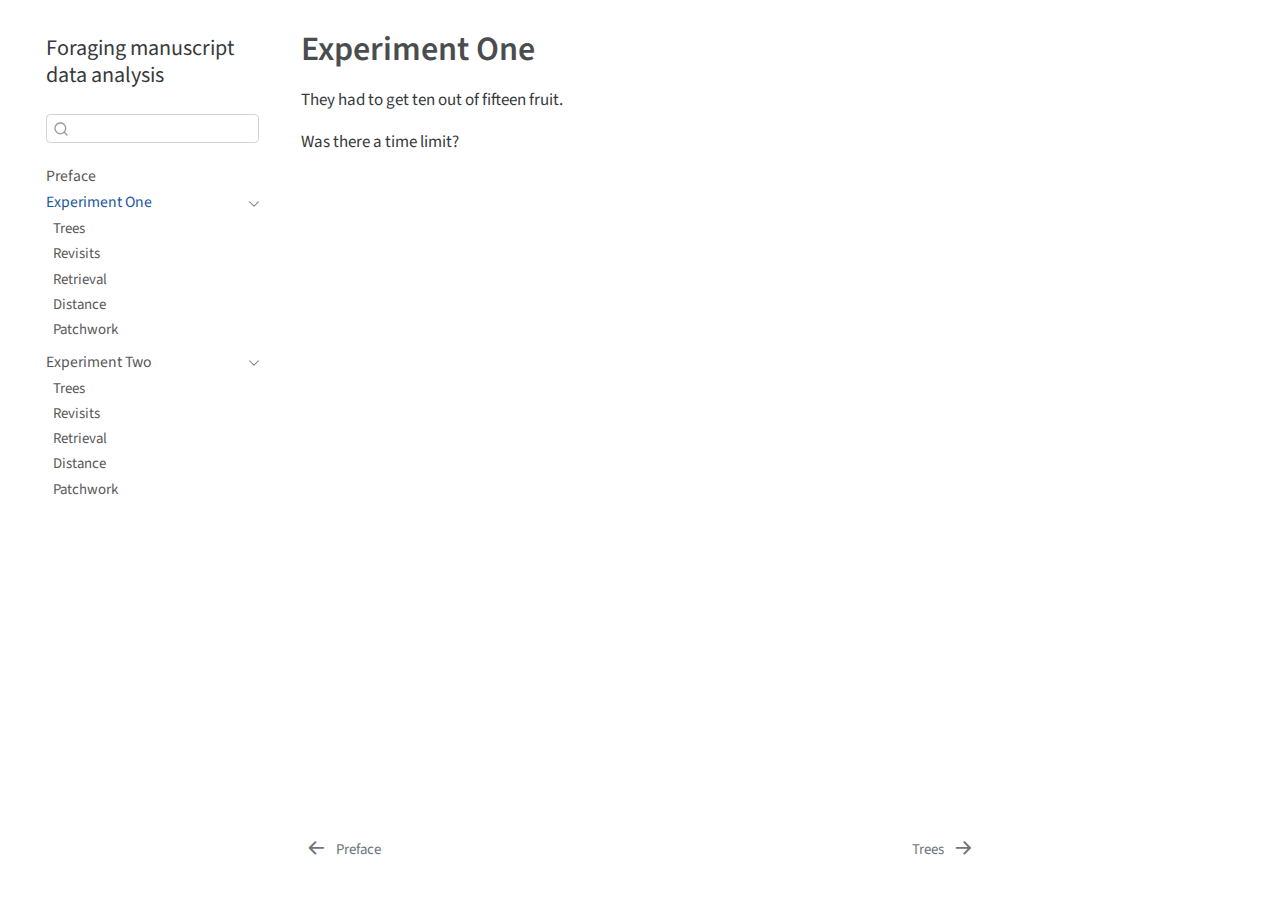
<file: docs/part1.html>
<!DOCTYPE html>
<html xmlns="http://www.w3.org/1999/xhtml" lang="en" xml:lang="en"><head>

<meta charset="utf-8">
<meta name="generator" content="quarto-1.3.333">

<meta name="viewport" content="width=device-width, initial-scale=1.0, user-scalable=yes">


<title>Foraging manuscript data analysis - Experiment One</title>
<style>
code{white-space: pre-wrap;}
span.smallcaps{font-variant: small-caps;}
div.columns{display: flex; gap: min(4vw, 1.5em);}
div.column{flex: auto; overflow-x: auto;}
div.hanging-indent{margin-left: 1.5em; text-indent: -1.5em;}
ul.task-list{list-style: none;}
ul.task-list li input[type="checkbox"] {
  width: 0.8em;
  margin: 0 0.8em 0.2em -1em; /* quarto-specific, see https://github.com/quarto-dev/quarto-cli/issues/4556 */ 
  vertical-align: middle;
}
</style>


<script src="site_libs/quarto-nav/quarto-nav.js"></script>
<script src="site_libs/quarto-nav/headroom.min.js"></script>
<script src="site_libs/clipboard/clipboard.min.js"></script>
<script src="site_libs/quarto-search/autocomplete.umd.js"></script>
<script src="site_libs/quarto-search/fuse.min.js"></script>
<script src="site_libs/quarto-search/quarto-search.js"></script>
<meta name="quarto:offset" content="./">
<link href="./e1-ntrees.html" rel="next">
<link href="./index.html" rel="prev">
<script src="site_libs/quarto-html/quarto.js"></script>
<script src="site_libs/quarto-html/popper.min.js"></script>
<script src="site_libs/quarto-html/tippy.umd.min.js"></script>
<script src="site_libs/quarto-html/anchor.min.js"></script>
<link href="site_libs/quarto-html/tippy.css" rel="stylesheet">
<link href="site_libs/quarto-html/quarto-syntax-highlighting.css" rel="stylesheet" id="quarto-text-highlighting-styles">
<script src="site_libs/bootstrap/bootstrap.min.js"></script>
<link href="site_libs/bootstrap/bootstrap-icons.css" rel="stylesheet">
<link href="site_libs/bootstrap/bootstrap.min.css" rel="stylesheet" id="quarto-bootstrap" data-mode="light">
<script id="quarto-search-options" type="application/json">{
  "location": "sidebar",
  "copy-button": false,
  "collapse-after": 3,
  "panel-placement": "start",
  "type": "textbox",
  "limit": 20,
  "language": {
    "search-no-results-text": "No results",
    "search-matching-documents-text": "matching documents",
    "search-copy-link-title": "Copy link to search",
    "search-hide-matches-text": "Hide additional matches",
    "search-more-match-text": "more match in this document",
    "search-more-matches-text": "more matches in this document",
    "search-clear-button-title": "Clear",
    "search-detached-cancel-button-title": "Cancel",
    "search-submit-button-title": "Submit"
  }
}</script>


</head>

<body class="nav-sidebar floating">

<div id="quarto-search-results"></div>
  <header id="quarto-header" class="headroom fixed-top">
  <nav class="quarto-secondary-nav">
    <div class="container-fluid d-flex">
      <button type="button" class="quarto-btn-toggle btn" data-bs-toggle="collapse" data-bs-target="#quarto-sidebar,#quarto-sidebar-glass" aria-controls="quarto-sidebar" aria-expanded="false" aria-label="Toggle sidebar navigation" onclick="if (window.quartoToggleHeadroom) { window.quartoToggleHeadroom(); }">
        <i class="bi bi-layout-text-sidebar-reverse"></i>
      </button>
      <nav class="quarto-page-breadcrumbs" aria-label="breadcrumb"><ol class="breadcrumb"><li class="breadcrumb-item"><a href="./part1.html">Experiment One</a></li></ol></nav>
      <a class="flex-grow-1" role="button" data-bs-toggle="collapse" data-bs-target="#quarto-sidebar,#quarto-sidebar-glass" aria-controls="quarto-sidebar" aria-expanded="false" aria-label="Toggle sidebar navigation" onclick="if (window.quartoToggleHeadroom) { window.quartoToggleHeadroom(); }">      
      </a>
      <button type="button" class="btn quarto-search-button" aria-label="Search" onclick="window.quartoOpenSearch();">
        <i class="bi bi-search"></i>
      </button>
    </div>
  </nav>
</header>
<!-- content -->
<div id="quarto-content" class="quarto-container page-columns page-rows-contents page-layout-article">
<!-- sidebar -->
  <nav id="quarto-sidebar" class="sidebar collapse collapse-horizontal sidebar-navigation floating overflow-auto">
    <div class="pt-lg-2 mt-2 text-left sidebar-header">
    <div class="sidebar-title mb-0 py-0">
      <a href="./">Foraging manuscript data analysis</a> 
    </div>
      </div>
        <div class="mt-2 flex-shrink-0 align-items-center">
        <div class="sidebar-search">
        <div id="quarto-search" class="" title="Search"></div>
        </div>
        </div>
    <div class="sidebar-menu-container"> 
    <ul class="list-unstyled mt-1">
        <li class="sidebar-item">
  <div class="sidebar-item-container"> 
  <a href="./index.html" class="sidebar-item-text sidebar-link">
 <span class="menu-text">Preface</span></a>
  </div>
</li>
        <li class="sidebar-item sidebar-item-section">
      <div class="sidebar-item-container"> 
            <a href="./part1.html" class="sidebar-item-text sidebar-link active">
 <span class="menu-text">Experiment One</span></a>
          <a class="sidebar-item-toggle text-start" data-bs-toggle="collapse" data-bs-target="#quarto-sidebar-section-1" aria-expanded="true" aria-label="Toggle section">
            <i class="bi bi-chevron-right ms-2"></i>
          </a> 
      </div>
      <ul id="quarto-sidebar-section-1" class="collapse list-unstyled sidebar-section depth1 show">  
          <li class="sidebar-item">
  <div class="sidebar-item-container"> 
  <a href="./e1-ntrees.html" class="sidebar-item-text sidebar-link">
 <span class="menu-text">Trees</span></a>
  </div>
</li>
          <li class="sidebar-item">
  <div class="sidebar-item-container"> 
  <a href="./e1-nrevisits.html" class="sidebar-item-text sidebar-link">
 <span class="menu-text">Revisits</span></a>
  </div>
</li>
          <li class="sidebar-item">
  <div class="sidebar-item-container"> 
  <a href="./e1-retrieval.html" class="sidebar-item-text sidebar-link">
 <span class="menu-text">Retrieval</span></a>
  </div>
</li>
          <li class="sidebar-item">
  <div class="sidebar-item-container"> 
  <a href="./e1-distance.html" class="sidebar-item-text sidebar-link">
 <span class="menu-text">Distance</span></a>
  </div>
</li>
          <li class="sidebar-item">
  <div class="sidebar-item-container"> 
  <a href="./e1-master-plot.html" class="sidebar-item-text sidebar-link">
 <span class="menu-text">Patchwork</span></a>
  </div>
</li>
      </ul>
  </li>
        <li class="sidebar-item sidebar-item-section">
      <div class="sidebar-item-container"> 
            <a href="./part2.html" class="sidebar-item-text sidebar-link">
 <span class="menu-text">Experiment Two</span></a>
          <a class="sidebar-item-toggle text-start" data-bs-toggle="collapse" data-bs-target="#quarto-sidebar-section-2" aria-expanded="true" aria-label="Toggle section">
            <i class="bi bi-chevron-right ms-2"></i>
          </a> 
      </div>
      <ul id="quarto-sidebar-section-2" class="collapse list-unstyled sidebar-section depth1 show">  
          <li class="sidebar-item">
  <div class="sidebar-item-container"> 
  <a href="./e2-ntrees.html" class="sidebar-item-text sidebar-link">
 <span class="menu-text">Trees</span></a>
  </div>
</li>
          <li class="sidebar-item">
  <div class="sidebar-item-container"> 
  <a href="./e2-nrevisits.html" class="sidebar-item-text sidebar-link">
 <span class="menu-text">Revisits</span></a>
  </div>
</li>
          <li class="sidebar-item">
  <div class="sidebar-item-container"> 
  <a href="./e2-retrieval.html" class="sidebar-item-text sidebar-link">
 <span class="menu-text">Retrieval</span></a>
  </div>
</li>
          <li class="sidebar-item">
  <div class="sidebar-item-container"> 
  <a href="./e2-distance.html" class="sidebar-item-text sidebar-link">
 <span class="menu-text">Distance</span></a>
  </div>
</li>
          <li class="sidebar-item">
  <div class="sidebar-item-container"> 
  <a href="./e2-master-plot.html" class="sidebar-item-text sidebar-link">
 <span class="menu-text">Patchwork</span></a>
  </div>
</li>
      </ul>
  </li>
    </ul>
    </div>
</nav>
<div id="quarto-sidebar-glass" data-bs-toggle="collapse" data-bs-target="#quarto-sidebar,#quarto-sidebar-glass"></div>
<!-- margin-sidebar -->
    <div id="quarto-margin-sidebar" class="sidebar margin-sidebar">
        
    </div>
<!-- main -->
<main class="content" id="quarto-document-content">

<header id="title-block-header" class="quarto-title-block default">
<div class="quarto-title">
<h1 class="title">Experiment One</h1>
</div>



<div class="quarto-title-meta">

    
  
    
  </div>
  

</header>

<p>They had to get ten out of fifteen fruit.</p>
<p>Was there a time limit?</p>



</main> <!-- /main -->
<script id="quarto-html-after-body" type="application/javascript">
window.document.addEventListener("DOMContentLoaded", function (event) {
  const toggleBodyColorMode = (bsSheetEl) => {
    const mode = bsSheetEl.getAttribute("data-mode");
    const bodyEl = window.document.querySelector("body");
    if (mode === "dark") {
      bodyEl.classList.add("quarto-dark");
      bodyEl.classList.remove("quarto-light");
    } else {
      bodyEl.classList.add("quarto-light");
      bodyEl.classList.remove("quarto-dark");
    }
  }
  const toggleBodyColorPrimary = () => {
    const bsSheetEl = window.document.querySelector("link#quarto-bootstrap");
    if (bsSheetEl) {
      toggleBodyColorMode(bsSheetEl);
    }
  }
  toggleBodyColorPrimary();  
  const icon = "";
  const anchorJS = new window.AnchorJS();
  anchorJS.options = {
    placement: 'right',
    icon: icon
  };
  anchorJS.add('.anchored');
  const isCodeAnnotation = (el) => {
    for (const clz of el.classList) {
      if (clz.startsWith('code-annotation-')) {                     
        return true;
      }
    }
    return false;
  }
  const clipboard = new window.ClipboardJS('.code-copy-button', {
    text: function(trigger) {
      const codeEl = trigger.previousElementSibling.cloneNode(true);
      for (const childEl of codeEl.children) {
        if (isCodeAnnotation(childEl)) {
          childEl.remove();
        }
      }
      return codeEl.innerText;
    }
  });
  clipboard.on('success', function(e) {
    // button target
    const button = e.trigger;
    // don't keep focus
    button.blur();
    // flash "checked"
    button.classList.add('code-copy-button-checked');
    var currentTitle = button.getAttribute("title");
    button.setAttribute("title", "Copied!");
    let tooltip;
    if (window.bootstrap) {
      button.setAttribute("data-bs-toggle", "tooltip");
      button.setAttribute("data-bs-placement", "left");
      button.setAttribute("data-bs-title", "Copied!");
      tooltip = new bootstrap.Tooltip(button, 
        { trigger: "manual", 
          customClass: "code-copy-button-tooltip",
          offset: [0, -8]});
      tooltip.show();    
    }
    setTimeout(function() {
      if (tooltip) {
        tooltip.hide();
        button.removeAttribute("data-bs-title");
        button.removeAttribute("data-bs-toggle");
        button.removeAttribute("data-bs-placement");
      }
      button.setAttribute("title", currentTitle);
      button.classList.remove('code-copy-button-checked');
    }, 1000);
    // clear code selection
    e.clearSelection();
  });
  function tippyHover(el, contentFn) {
    const config = {
      allowHTML: true,
      content: contentFn,
      maxWidth: 500,
      delay: 100,
      arrow: false,
      appendTo: function(el) {
          return el.parentElement;
      },
      interactive: true,
      interactiveBorder: 10,
      theme: 'quarto',
      placement: 'bottom-start'
    };
    window.tippy(el, config); 
  }
  const noterefs = window.document.querySelectorAll('a[role="doc-noteref"]');
  for (var i=0; i<noterefs.length; i++) {
    const ref = noterefs[i];
    tippyHover(ref, function() {
      // use id or data attribute instead here
      let href = ref.getAttribute('data-footnote-href') || ref.getAttribute('href');
      try { href = new URL(href).hash; } catch {}
      const id = href.replace(/^#\/?/, "");
      const note = window.document.getElementById(id);
      return note.innerHTML;
    });
  }
      let selectedAnnoteEl;
      const selectorForAnnotation = ( cell, annotation) => {
        let cellAttr = 'data-code-cell="' + cell + '"';
        let lineAttr = 'data-code-annotation="' +  annotation + '"';
        const selector = 'span[' + cellAttr + '][' + lineAttr + ']';
        return selector;
      }
      const selectCodeLines = (annoteEl) => {
        const doc = window.document;
        const targetCell = annoteEl.getAttribute("data-target-cell");
        const targetAnnotation = annoteEl.getAttribute("data-target-annotation");
        const annoteSpan = window.document.querySelector(selectorForAnnotation(targetCell, targetAnnotation));
        const lines = annoteSpan.getAttribute("data-code-lines").split(",");
        const lineIds = lines.map((line) => {
          return targetCell + "-" + line;
        })
        let top = null;
        let height = null;
        let parent = null;
        if (lineIds.length > 0) {
            //compute the position of the single el (top and bottom and make a div)
            const el = window.document.getElementById(lineIds[0]);
            top = el.offsetTop;
            height = el.offsetHeight;
            parent = el.parentElement.parentElement;
          if (lineIds.length > 1) {
            const lastEl = window.document.getElementById(lineIds[lineIds.length - 1]);
            const bottom = lastEl.offsetTop + lastEl.offsetHeight;
            height = bottom - top;
          }
          if (top !== null && height !== null && parent !== null) {
            // cook up a div (if necessary) and position it 
            let div = window.document.getElementById("code-annotation-line-highlight");
            if (div === null) {
              div = window.document.createElement("div");
              div.setAttribute("id", "code-annotation-line-highlight");
              div.style.position = 'absolute';
              parent.appendChild(div);
            }
            div.style.top = top - 2 + "px";
            div.style.height = height + 4 + "px";
            let gutterDiv = window.document.getElementById("code-annotation-line-highlight-gutter");
            if (gutterDiv === null) {
              gutterDiv = window.document.createElement("div");
              gutterDiv.setAttribute("id", "code-annotation-line-highlight-gutter");
              gutterDiv.style.position = 'absolute';
              const codeCell = window.document.getElementById(targetCell);
              const gutter = codeCell.querySelector('.code-annotation-gutter');
              gutter.appendChild(gutterDiv);
            }
            gutterDiv.style.top = top - 2 + "px";
            gutterDiv.style.height = height + 4 + "px";
          }
          selectedAnnoteEl = annoteEl;
        }
      };
      const unselectCodeLines = () => {
        const elementsIds = ["code-annotation-line-highlight", "code-annotation-line-highlight-gutter"];
        elementsIds.forEach((elId) => {
          const div = window.document.getElementById(elId);
          if (div) {
            div.remove();
          }
        });
        selectedAnnoteEl = undefined;
      };
      // Attach click handler to the DT
      const annoteDls = window.document.querySelectorAll('dt[data-target-cell]');
      for (const annoteDlNode of annoteDls) {
        annoteDlNode.addEventListener('click', (event) => {
          const clickedEl = event.target;
          if (clickedEl !== selectedAnnoteEl) {
            unselectCodeLines();
            const activeEl = window.document.querySelector('dt[data-target-cell].code-annotation-active');
            if (activeEl) {
              activeEl.classList.remove('code-annotation-active');
            }
            selectCodeLines(clickedEl);
            clickedEl.classList.add('code-annotation-active');
          } else {
            // Unselect the line
            unselectCodeLines();
            clickedEl.classList.remove('code-annotation-active');
          }
        });
      }
  const findCites = (el) => {
    const parentEl = el.parentElement;
    if (parentEl) {
      const cites = parentEl.dataset.cites;
      if (cites) {
        return {
          el,
          cites: cites.split(' ')
        };
      } else {
        return findCites(el.parentElement)
      }
    } else {
      return undefined;
    }
  };
  var bibliorefs = window.document.querySelectorAll('a[role="doc-biblioref"]');
  for (var i=0; i<bibliorefs.length; i++) {
    const ref = bibliorefs[i];
    const citeInfo = findCites(ref);
    if (citeInfo) {
      tippyHover(citeInfo.el, function() {
        var popup = window.document.createElement('div');
        citeInfo.cites.forEach(function(cite) {
          var citeDiv = window.document.createElement('div');
          citeDiv.classList.add('hanging-indent');
          citeDiv.classList.add('csl-entry');
          var biblioDiv = window.document.getElementById('ref-' + cite);
          if (biblioDiv) {
            citeDiv.innerHTML = biblioDiv.innerHTML;
          }
          popup.appendChild(citeDiv);
        });
        return popup.innerHTML;
      });
    }
  }
});
</script>
<nav class="page-navigation">
  <div class="nav-page nav-page-previous">
      <a href="./index.html" class="pagination-link">
        <i class="bi bi-arrow-left-short"></i> <span class="nav-page-text">Preface</span>
      </a>          
  </div>
  <div class="nav-page nav-page-next">
      <a href="./e1-ntrees.html" class="pagination-link">
        <span class="nav-page-text">Trees</span> <i class="bi bi-arrow-right-short"></i>
      </a>
  </div>
</nav>
</div> <!-- /content -->



</body></html>
</file>
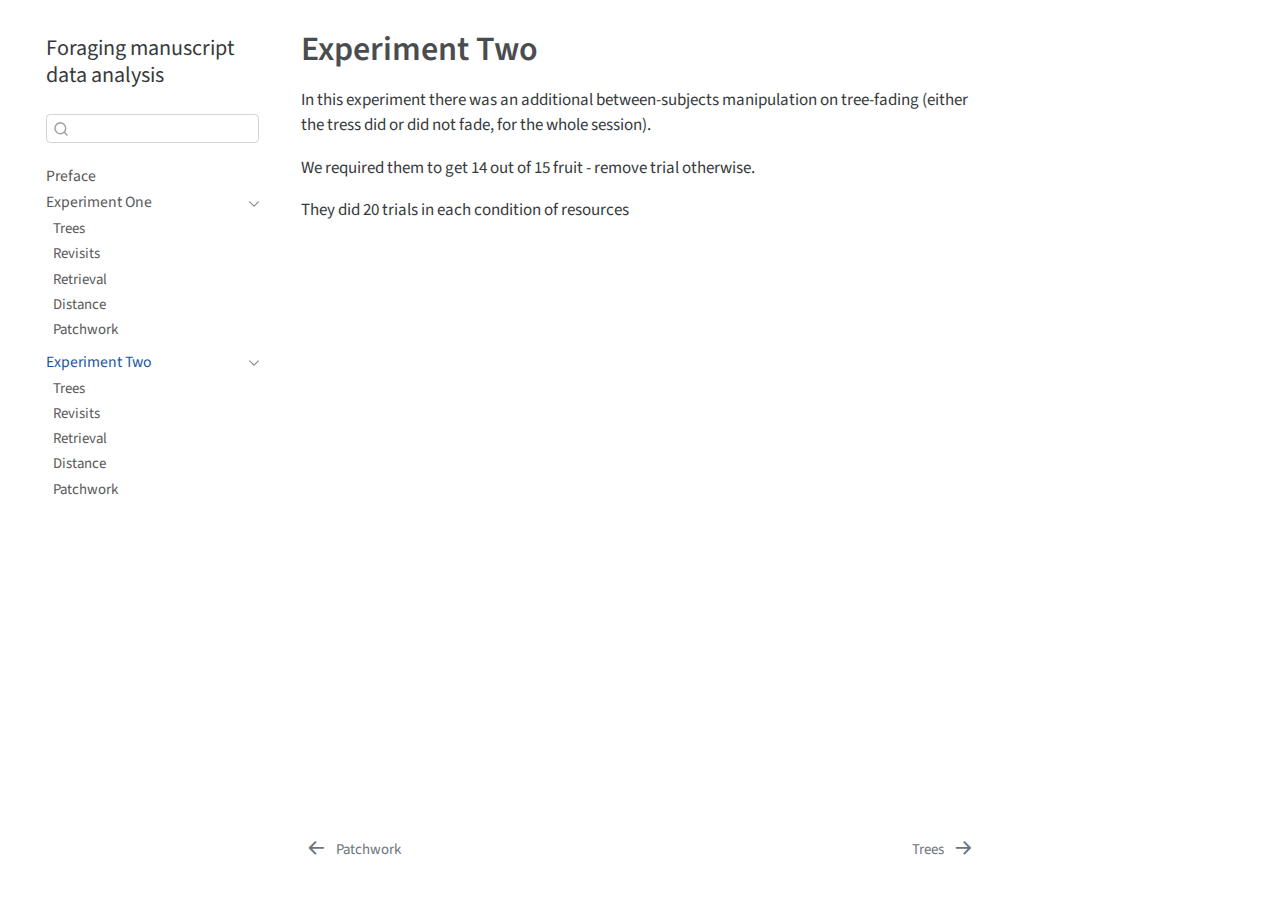
<file: docs/part2.html>
<!DOCTYPE html>
<html xmlns="http://www.w3.org/1999/xhtml" lang="en" xml:lang="en"><head>

<meta charset="utf-8">
<meta name="generator" content="quarto-1.3.333">

<meta name="viewport" content="width=device-width, initial-scale=1.0, user-scalable=yes">


<title>Foraging manuscript data analysis - Experiment Two</title>
<style>
code{white-space: pre-wrap;}
span.smallcaps{font-variant: small-caps;}
div.columns{display: flex; gap: min(4vw, 1.5em);}
div.column{flex: auto; overflow-x: auto;}
div.hanging-indent{margin-left: 1.5em; text-indent: -1.5em;}
ul.task-list{list-style: none;}
ul.task-list li input[type="checkbox"] {
  width: 0.8em;
  margin: 0 0.8em 0.2em -1em; /* quarto-specific, see https://github.com/quarto-dev/quarto-cli/issues/4556 */ 
  vertical-align: middle;
}
</style>


<script src="site_libs/quarto-nav/quarto-nav.js"></script>
<script src="site_libs/quarto-nav/headroom.min.js"></script>
<script src="site_libs/clipboard/clipboard.min.js"></script>
<script src="site_libs/quarto-search/autocomplete.umd.js"></script>
<script src="site_libs/quarto-search/fuse.min.js"></script>
<script src="site_libs/quarto-search/quarto-search.js"></script>
<meta name="quarto:offset" content="./">
<link href="./e2-ntrees.html" rel="next">
<link href="./e1-master-plot.html" rel="prev">
<script src="site_libs/quarto-html/quarto.js"></script>
<script src="site_libs/quarto-html/popper.min.js"></script>
<script src="site_libs/quarto-html/tippy.umd.min.js"></script>
<script src="site_libs/quarto-html/anchor.min.js"></script>
<link href="site_libs/quarto-html/tippy.css" rel="stylesheet">
<link href="site_libs/quarto-html/quarto-syntax-highlighting.css" rel="stylesheet" id="quarto-text-highlighting-styles">
<script src="site_libs/bootstrap/bootstrap.min.js"></script>
<link href="site_libs/bootstrap/bootstrap-icons.css" rel="stylesheet">
<link href="site_libs/bootstrap/bootstrap.min.css" rel="stylesheet" id="quarto-bootstrap" data-mode="light">
<script id="quarto-search-options" type="application/json">{
  "location": "sidebar",
  "copy-button": false,
  "collapse-after": 3,
  "panel-placement": "start",
  "type": "textbox",
  "limit": 20,
  "language": {
    "search-no-results-text": "No results",
    "search-matching-documents-text": "matching documents",
    "search-copy-link-title": "Copy link to search",
    "search-hide-matches-text": "Hide additional matches",
    "search-more-match-text": "more match in this document",
    "search-more-matches-text": "more matches in this document",
    "search-clear-button-title": "Clear",
    "search-detached-cancel-button-title": "Cancel",
    "search-submit-button-title": "Submit"
  }
}</script>


</head>

<body class="nav-sidebar floating">

<div id="quarto-search-results"></div>
  <header id="quarto-header" class="headroom fixed-top">
  <nav class="quarto-secondary-nav">
    <div class="container-fluid d-flex">
      <button type="button" class="quarto-btn-toggle btn" data-bs-toggle="collapse" data-bs-target="#quarto-sidebar,#quarto-sidebar-glass" aria-controls="quarto-sidebar" aria-expanded="false" aria-label="Toggle sidebar navigation" onclick="if (window.quartoToggleHeadroom) { window.quartoToggleHeadroom(); }">
        <i class="bi bi-layout-text-sidebar-reverse"></i>
      </button>
      <nav class="quarto-page-breadcrumbs" aria-label="breadcrumb"><ol class="breadcrumb"><li class="breadcrumb-item"><a href="./part2.html">Experiment Two</a></li></ol></nav>
      <a class="flex-grow-1" role="button" data-bs-toggle="collapse" data-bs-target="#quarto-sidebar,#quarto-sidebar-glass" aria-controls="quarto-sidebar" aria-expanded="false" aria-label="Toggle sidebar navigation" onclick="if (window.quartoToggleHeadroom) { window.quartoToggleHeadroom(); }">      
      </a>
      <button type="button" class="btn quarto-search-button" aria-label="Search" onclick="window.quartoOpenSearch();">
        <i class="bi bi-search"></i>
      </button>
    </div>
  </nav>
</header>
<!-- content -->
<div id="quarto-content" class="quarto-container page-columns page-rows-contents page-layout-article">
<!-- sidebar -->
  <nav id="quarto-sidebar" class="sidebar collapse collapse-horizontal sidebar-navigation floating overflow-auto">
    <div class="pt-lg-2 mt-2 text-left sidebar-header">
    <div class="sidebar-title mb-0 py-0">
      <a href="./">Foraging manuscript data analysis</a> 
    </div>
      </div>
        <div class="mt-2 flex-shrink-0 align-items-center">
        <div class="sidebar-search">
        <div id="quarto-search" class="" title="Search"></div>
        </div>
        </div>
    <div class="sidebar-menu-container"> 
    <ul class="list-unstyled mt-1">
        <li class="sidebar-item">
  <div class="sidebar-item-container"> 
  <a href="./index.html" class="sidebar-item-text sidebar-link">
 <span class="menu-text">Preface</span></a>
  </div>
</li>
        <li class="sidebar-item sidebar-item-section">
      <div class="sidebar-item-container"> 
            <a href="./part1.html" class="sidebar-item-text sidebar-link">
 <span class="menu-text">Experiment One</span></a>
          <a class="sidebar-item-toggle text-start" data-bs-toggle="collapse" data-bs-target="#quarto-sidebar-section-1" aria-expanded="true" aria-label="Toggle section">
            <i class="bi bi-chevron-right ms-2"></i>
          </a> 
      </div>
      <ul id="quarto-sidebar-section-1" class="collapse list-unstyled sidebar-section depth1 show">  
          <li class="sidebar-item">
  <div class="sidebar-item-container"> 
  <a href="./e1-ntrees.html" class="sidebar-item-text sidebar-link">
 <span class="menu-text">Trees</span></a>
  </div>
</li>
          <li class="sidebar-item">
  <div class="sidebar-item-container"> 
  <a href="./e1-nrevisits.html" class="sidebar-item-text sidebar-link">
 <span class="menu-text">Revisits</span></a>
  </div>
</li>
          <li class="sidebar-item">
  <div class="sidebar-item-container"> 
  <a href="./e1-retrieval.html" class="sidebar-item-text sidebar-link">
 <span class="menu-text">Retrieval</span></a>
  </div>
</li>
          <li class="sidebar-item">
  <div class="sidebar-item-container"> 
  <a href="./e1-distance.html" class="sidebar-item-text sidebar-link">
 <span class="menu-text">Distance</span></a>
  </div>
</li>
          <li class="sidebar-item">
  <div class="sidebar-item-container"> 
  <a href="./e1-master-plot.html" class="sidebar-item-text sidebar-link">
 <span class="menu-text">Patchwork</span></a>
  </div>
</li>
      </ul>
  </li>
        <li class="sidebar-item sidebar-item-section">
      <div class="sidebar-item-container"> 
            <a href="./part2.html" class="sidebar-item-text sidebar-link active">
 <span class="menu-text">Experiment Two</span></a>
          <a class="sidebar-item-toggle text-start" data-bs-toggle="collapse" data-bs-target="#quarto-sidebar-section-2" aria-expanded="true" aria-label="Toggle section">
            <i class="bi bi-chevron-right ms-2"></i>
          </a> 
      </div>
      <ul id="quarto-sidebar-section-2" class="collapse list-unstyled sidebar-section depth1 show">  
          <li class="sidebar-item">
  <div class="sidebar-item-container"> 
  <a href="./e2-ntrees.html" class="sidebar-item-text sidebar-link">
 <span class="menu-text">Trees</span></a>
  </div>
</li>
          <li class="sidebar-item">
  <div class="sidebar-item-container"> 
  <a href="./e2-nrevisits.html" class="sidebar-item-text sidebar-link">
 <span class="menu-text">Revisits</span></a>
  </div>
</li>
          <li class="sidebar-item">
  <div class="sidebar-item-container"> 
  <a href="./e2-retrieval.html" class="sidebar-item-text sidebar-link">
 <span class="menu-text">Retrieval</span></a>
  </div>
</li>
          <li class="sidebar-item">
  <div class="sidebar-item-container"> 
  <a href="./e2-distance.html" class="sidebar-item-text sidebar-link">
 <span class="menu-text">Distance</span></a>
  </div>
</li>
          <li class="sidebar-item">
  <div class="sidebar-item-container"> 
  <a href="./e2-master-plot.html" class="sidebar-item-text sidebar-link">
 <span class="menu-text">Patchwork</span></a>
  </div>
</li>
      </ul>
  </li>
    </ul>
    </div>
</nav>
<div id="quarto-sidebar-glass" data-bs-toggle="collapse" data-bs-target="#quarto-sidebar,#quarto-sidebar-glass"></div>
<!-- margin-sidebar -->
    <div id="quarto-margin-sidebar" class="sidebar margin-sidebar">
        
    </div>
<!-- main -->
<main class="content" id="quarto-document-content">

<header id="title-block-header" class="quarto-title-block default">
<div class="quarto-title">
<h1 class="title">Experiment Two</h1>
</div>



<div class="quarto-title-meta">

    
  
    
  </div>
  

</header>

<p>In this experiment there was an additional between-subjects manipulation on tree-fading (either the tress did or did not fade, for the whole session).</p>
<p>We required them to get 14 out of 15 fruit - remove trial otherwise.</p>
<p>They did 20 trials in each condition of resources</p>



</main> <!-- /main -->
<script id="quarto-html-after-body" type="application/javascript">
window.document.addEventListener("DOMContentLoaded", function (event) {
  const toggleBodyColorMode = (bsSheetEl) => {
    const mode = bsSheetEl.getAttribute("data-mode");
    const bodyEl = window.document.querySelector("body");
    if (mode === "dark") {
      bodyEl.classList.add("quarto-dark");
      bodyEl.classList.remove("quarto-light");
    } else {
      bodyEl.classList.add("quarto-light");
      bodyEl.classList.remove("quarto-dark");
    }
  }
  const toggleBodyColorPrimary = () => {
    const bsSheetEl = window.document.querySelector("link#quarto-bootstrap");
    if (bsSheetEl) {
      toggleBodyColorMode(bsSheetEl);
    }
  }
  toggleBodyColorPrimary();  
  const icon = "";
  const anchorJS = new window.AnchorJS();
  anchorJS.options = {
    placement: 'right',
    icon: icon
  };
  anchorJS.add('.anchored');
  const isCodeAnnotation = (el) => {
    for (const clz of el.classList) {
      if (clz.startsWith('code-annotation-')) {                     
        return true;
      }
    }
    return false;
  }
  const clipboard = new window.ClipboardJS('.code-copy-button', {
    text: function(trigger) {
      const codeEl = trigger.previousElementSibling.cloneNode(true);
      for (const childEl of codeEl.children) {
        if (isCodeAnnotation(childEl)) {
          childEl.remove();
        }
      }
      return codeEl.innerText;
    }
  });
  clipboard.on('success', function(e) {
    // button target
    const button = e.trigger;
    // don't keep focus
    button.blur();
    // flash "checked"
    button.classList.add('code-copy-button-checked');
    var currentTitle = button.getAttribute("title");
    button.setAttribute("title", "Copied!");
    let tooltip;
    if (window.bootstrap) {
      button.setAttribute("data-bs-toggle", "tooltip");
      button.setAttribute("data-bs-placement", "left");
      button.setAttribute("data-bs-title", "Copied!");
      tooltip = new bootstrap.Tooltip(button, 
        { trigger: "manual", 
          customClass: "code-copy-button-tooltip",
          offset: [0, -8]});
      tooltip.show();    
    }
    setTimeout(function() {
      if (tooltip) {
        tooltip.hide();
        button.removeAttribute("data-bs-title");
        button.removeAttribute("data-bs-toggle");
        button.removeAttribute("data-bs-placement");
      }
      button.setAttribute("title", currentTitle);
      button.classList.remove('code-copy-button-checked');
    }, 1000);
    // clear code selection
    e.clearSelection();
  });
  function tippyHover(el, contentFn) {
    const config = {
      allowHTML: true,
      content: contentFn,
      maxWidth: 500,
      delay: 100,
      arrow: false,
      appendTo: function(el) {
          return el.parentElement;
      },
      interactive: true,
      interactiveBorder: 10,
      theme: 'quarto',
      placement: 'bottom-start'
    };
    window.tippy(el, config); 
  }
  const noterefs = window.document.querySelectorAll('a[role="doc-noteref"]');
  for (var i=0; i<noterefs.length; i++) {
    const ref = noterefs[i];
    tippyHover(ref, function() {
      // use id or data attribute instead here
      let href = ref.getAttribute('data-footnote-href') || ref.getAttribute('href');
      try { href = new URL(href).hash; } catch {}
      const id = href.replace(/^#\/?/, "");
      const note = window.document.getElementById(id);
      return note.innerHTML;
    });
  }
      let selectedAnnoteEl;
      const selectorForAnnotation = ( cell, annotation) => {
        let cellAttr = 'data-code-cell="' + cell + '"';
        let lineAttr = 'data-code-annotation="' +  annotation + '"';
        const selector = 'span[' + cellAttr + '][' + lineAttr + ']';
        return selector;
      }
      const selectCodeLines = (annoteEl) => {
        const doc = window.document;
        const targetCell = annoteEl.getAttribute("data-target-cell");
        const targetAnnotation = annoteEl.getAttribute("data-target-annotation");
        const annoteSpan = window.document.querySelector(selectorForAnnotation(targetCell, targetAnnotation));
        const lines = annoteSpan.getAttribute("data-code-lines").split(",");
        const lineIds = lines.map((line) => {
          return targetCell + "-" + line;
        })
        let top = null;
        let height = null;
        let parent = null;
        if (lineIds.length > 0) {
            //compute the position of the single el (top and bottom and make a div)
            const el = window.document.getElementById(lineIds[0]);
            top = el.offsetTop;
            height = el.offsetHeight;
            parent = el.parentElement.parentElement;
          if (lineIds.length > 1) {
            const lastEl = window.document.getElementById(lineIds[lineIds.length - 1]);
            const bottom = lastEl.offsetTop + lastEl.offsetHeight;
            height = bottom - top;
          }
          if (top !== null && height !== null && parent !== null) {
            // cook up a div (if necessary) and position it 
            let div = window.document.getElementById("code-annotation-line-highlight");
            if (div === null) {
              div = window.document.createElement("div");
              div.setAttribute("id", "code-annotation-line-highlight");
              div.style.position = 'absolute';
              parent.appendChild(div);
            }
            div.style.top = top - 2 + "px";
            div.style.height = height + 4 + "px";
            let gutterDiv = window.document.getElementById("code-annotation-line-highlight-gutter");
            if (gutterDiv === null) {
              gutterDiv = window.document.createElement("div");
              gutterDiv.setAttribute("id", "code-annotation-line-highlight-gutter");
              gutterDiv.style.position = 'absolute';
              const codeCell = window.document.getElementById(targetCell);
              const gutter = codeCell.querySelector('.code-annotation-gutter');
              gutter.appendChild(gutterDiv);
            }
            gutterDiv.style.top = top - 2 + "px";
            gutterDiv.style.height = height + 4 + "px";
          }
          selectedAnnoteEl = annoteEl;
        }
      };
      const unselectCodeLines = () => {
        const elementsIds = ["code-annotation-line-highlight", "code-annotation-line-highlight-gutter"];
        elementsIds.forEach((elId) => {
          const div = window.document.getElementById(elId);
          if (div) {
            div.remove();
          }
        });
        selectedAnnoteEl = undefined;
      };
      // Attach click handler to the DT
      const annoteDls = window.document.querySelectorAll('dt[data-target-cell]');
      for (const annoteDlNode of annoteDls) {
        annoteDlNode.addEventListener('click', (event) => {
          const clickedEl = event.target;
          if (clickedEl !== selectedAnnoteEl) {
            unselectCodeLines();
            const activeEl = window.document.querySelector('dt[data-target-cell].code-annotation-active');
            if (activeEl) {
              activeEl.classList.remove('code-annotation-active');
            }
            selectCodeLines(clickedEl);
            clickedEl.classList.add('code-annotation-active');
          } else {
            // Unselect the line
            unselectCodeLines();
            clickedEl.classList.remove('code-annotation-active');
          }
        });
      }
  const findCites = (el) => {
    const parentEl = el.parentElement;
    if (parentEl) {
      const cites = parentEl.dataset.cites;
      if (cites) {
        return {
          el,
          cites: cites.split(' ')
        };
      } else {
        return findCites(el.parentElement)
      }
    } else {
      return undefined;
    }
  };
  var bibliorefs = window.document.querySelectorAll('a[role="doc-biblioref"]');
  for (var i=0; i<bibliorefs.length; i++) {
    const ref = bibliorefs[i];
    const citeInfo = findCites(ref);
    if (citeInfo) {
      tippyHover(citeInfo.el, function() {
        var popup = window.document.createElement('div');
        citeInfo.cites.forEach(function(cite) {
          var citeDiv = window.document.createElement('div');
          citeDiv.classList.add('hanging-indent');
          citeDiv.classList.add('csl-entry');
          var biblioDiv = window.document.getElementById('ref-' + cite);
          if (biblioDiv) {
            citeDiv.innerHTML = biblioDiv.innerHTML;
          }
          popup.appendChild(citeDiv);
        });
        return popup.innerHTML;
      });
    }
  }
});
</script>
<nav class="page-navigation">
  <div class="nav-page nav-page-previous">
      <a href="./e1-master-plot.html" class="pagination-link">
        <i class="bi bi-arrow-left-short"></i> <span class="nav-page-text">Patchwork</span>
      </a>          
  </div>
  <div class="nav-page nav-page-next">
      <a href="./e2-ntrees.html" class="pagination-link">
        <span class="nav-page-text">Trees</span> <i class="bi bi-arrow-right-short"></i>
      </a>
  </div>
</nav>
</div> <!-- /content -->



</body></html>
</file>
<file: docs/site_libs/quarto-html/tippy.css>
.tippy-box[data-animation=fade][data-state=hidden]{opacity:0}[data-tippy-root]{max-width:calc(100vw - 10px)}.tippy-box{position:relative;background-color:#333;color:#fff;border-radius:4px;font-size:14px;line-height:1.4;white-space:normal;outline:0;transition-property:transform,visibility,opacity}.tippy-box[data-placement^=top]>.tippy-arrow{bottom:0}.tippy-box[data-placement^=top]>.tippy-arrow:before{bottom:-7px;left:0;border-width:8px 8px 0;border-top-color:initial;transform-origin:center top}.tippy-box[data-placement^=bottom]>.tippy-arrow{top:0}.tippy-box[data-placement^=bottom]>.tippy-arrow:before{top:-7px;left:0;border-width:0 8px 8px;border-bottom-color:initial;transform-origin:center bottom}.tippy-box[data-placement^=left]>.tippy-arrow{right:0}.tippy-box[data-placement^=left]>.tippy-arrow:before{border-width:8px 0 8px 8px;border-left-color:initial;right:-7px;transform-origin:center left}.tippy-box[data-placement^=right]>.tippy-arrow{left:0}.tippy-box[data-placement^=right]>.tippy-arrow:before{left:-7px;border-width:8px 8px 8px 0;border-right-color:initial;transform-origin:center right}.tippy-box[data-inertia][data-state=visible]{transition-timing-function:cubic-bezier(.54,1.5,.38,1.11)}.tippy-arrow{width:16px;height:16px;color:#333}.tippy-arrow:before{content:"";position:absolute;border-color:transparent;border-style:solid}.tippy-content{position:relative;padding:5px 9px;z-index:1}
</file>
<file: docs/site_libs/quarto-html/quarto-syntax-highlighting.css>
/* quarto syntax highlight colors */
:root {
  --quarto-hl-ot-color: #003B4F;
  --quarto-hl-at-color: #657422;
  --quarto-hl-ss-color: #20794D;
  --quarto-hl-an-color: #5E5E5E;
  --quarto-hl-fu-color: #4758AB;
  --quarto-hl-st-color: #20794D;
  --quarto-hl-cf-color: #003B4F;
  --quarto-hl-op-color: #5E5E5E;
  --quarto-hl-er-color: #AD0000;
  --quarto-hl-bn-color: #AD0000;
  --quarto-hl-al-color: #AD0000;
  --quarto-hl-va-color: #111111;
  --quarto-hl-bu-color: inherit;
  --quarto-hl-ex-color: inherit;
  --quarto-hl-pp-color: #AD0000;
  --quarto-hl-in-color: #5E5E5E;
  --quarto-hl-vs-color: #20794D;
  --quarto-hl-wa-color: #5E5E5E;
  --quarto-hl-do-color: #5E5E5E;
  --quarto-hl-im-color: #00769E;
  --quarto-hl-ch-color: #20794D;
  --quarto-hl-dt-color: #AD0000;
  --quarto-hl-fl-color: #AD0000;
  --quarto-hl-co-color: #5E5E5E;
  --quarto-hl-cv-color: #5E5E5E;
  --quarto-hl-cn-color: #8f5902;
  --quarto-hl-sc-color: #5E5E5E;
  --quarto-hl-dv-color: #AD0000;
  --quarto-hl-kw-color: #003B4F;
}

/* other quarto variables */
:root {
  --quarto-font-monospace: SFMono-Regular, Menlo, Monaco, Consolas, "Liberation Mono", "Courier New", monospace;
}

pre > code.sourceCode > span {
  color: #003B4F;
}

code span {
  color: #003B4F;
}

code.sourceCode > span {
  color: #003B4F;
}

div.sourceCode,
div.sourceCode pre.sourceCode {
  color: #003B4F;
}

code span.ot {
  color: #003B4F;
  font-style: inherit;
}

code span.at {
  color: #657422;
  font-style: inherit;
}

code span.ss {
  color: #20794D;
  font-style: inherit;
}

code span.an {
  color: #5E5E5E;
  font-style: inherit;
}

code span.fu {
  color: #4758AB;
  font-style: inherit;
}

code span.st {
  color: #20794D;
  font-style: inherit;
}

code span.cf {
  color: #003B4F;
  font-style: inherit;
}

code span.op {
  color: #5E5E5E;
  font-style: inherit;
}

code span.er {
  color: #AD0000;
  font-style: inherit;
}

code span.bn {
  color: #AD0000;
  font-style: inherit;
}

code span.al {
  color: #AD0000;
  font-style: inherit;
}

code span.va {
  color: #111111;
  font-style: inherit;
}

code span.bu {
  font-style: inherit;
}

code span.ex {
  font-style: inherit;
}

code span.pp {
  color: #AD0000;
  font-style: inherit;
}

code span.in {
  color: #5E5E5E;
  font-style: inherit;
}

code span.vs {
  color: #20794D;
  font-style: inherit;
}

code span.wa {
  color: #5E5E5E;
  font-style: italic;
}

code span.do {
  color: #5E5E5E;
  font-style: italic;
}

code span.im {
  color: #00769E;
  font-style: inherit;
}

code span.ch {
  color: #20794D;
  font-style: inherit;
}

code span.dt {
  color: #AD0000;
  font-style: inherit;
}

code span.fl {
  color: #AD0000;
  font-style: inherit;
}

code span.co {
  color: #5E5E5E;
  font-style: inherit;
}

code span.cv {
  color: #5E5E5E;
  font-style: italic;
}

code span.cn {
  color: #8f5902;
  font-style: inherit;
}

code span.sc {
  color: #5E5E5E;
  font-style: inherit;
}

code span.dv {
  color: #AD0000;
  font-style: inherit;
}

code span.kw {
  color: #003B4F;
  font-style: inherit;
}

.prevent-inlining {
  content: "</";
}

/*# sourceMappingURL=debc5d5d77c3f9108843748ff7464032.css.map */
</file>
